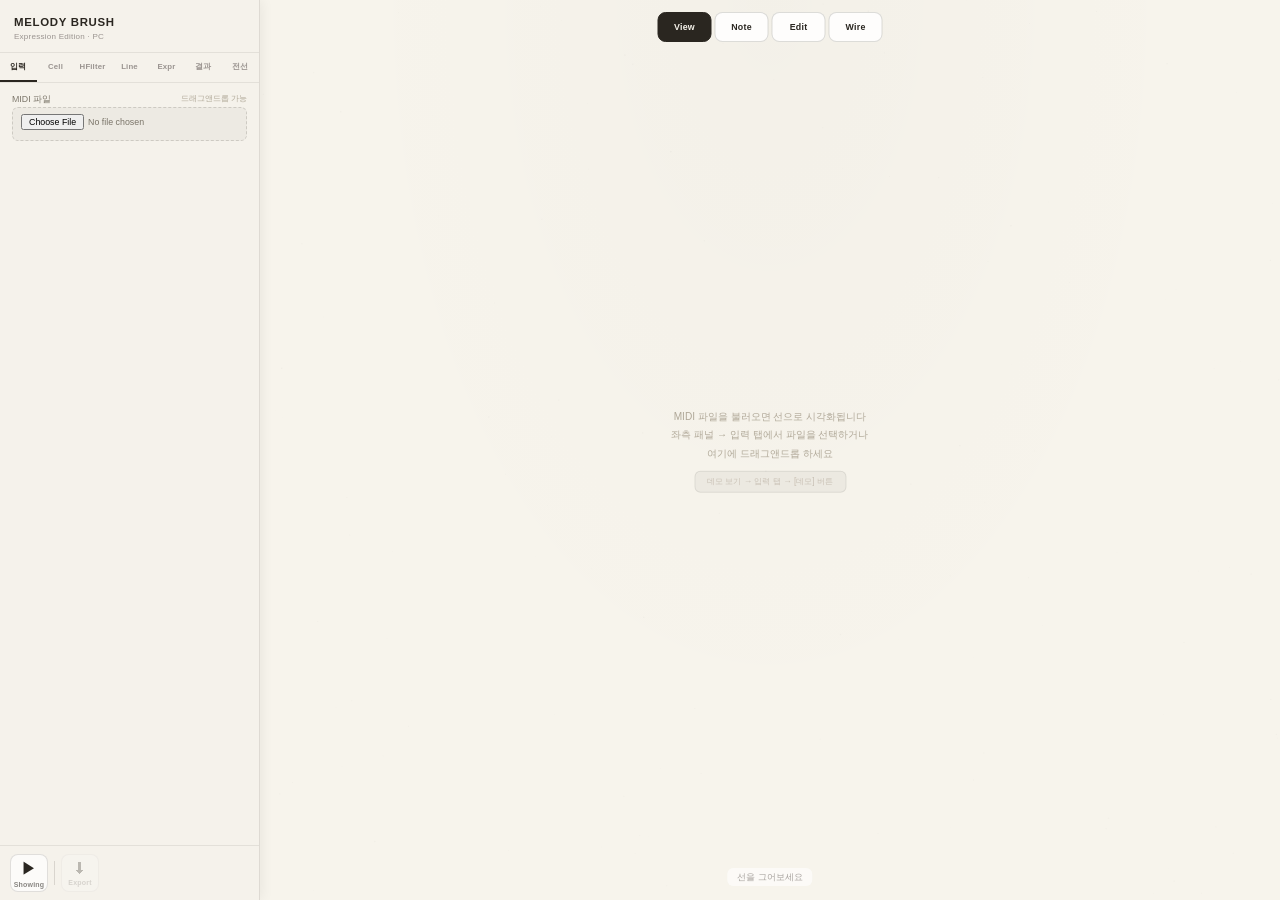
<file: melodybrush_v12/index.html>
<!DOCTYPE html>
<html lang="ko">
<head>
<meta charset="utf-8">
<meta name="viewport" content="width=device-width,initial-scale=1">
<title>Melody Brush — PC</title>
<link rel="stylesheet" href="style.css">
</head>
<body>

<!-- ════ 사이드 패널 ════ -->
<div id="sidebar">
  <div id="sidebar-header">
    <div id="sidebar-logo">Melody Brush</div>
    <div id="sidebar-sub">Expression Edition · PC</div>
  </div>

  <div id="panel-tabs">
    <button class="ptab on"  data-tab="tab-input"  onclick="switchPanelTab(this)">입력</button>
    <button class="ptab"     data-tab="tab-cell"   onclick="switchPanelTab(this)">Cell</button>
    <button class="ptab"     data-tab="tab-hf"     onclick="switchPanelTab(this)">HFilter</button>
    <button class="ptab"     data-tab="tab-line"   onclick="switchPanelTab(this)">Line</button>
    <button class="ptab"     data-tab="tab-expr"   onclick="switchPanelTab(this)">Expr</button>
    <button class="ptab"     data-tab="tab-result" onclick="switchPanelTab(this)">결과</button>
    <button class="ptab"     data-tab="tab-wire"   onclick="switchPanelTab(this)">전선</button>
  </div>

  <div id="panel-scroll">
    <!-- 입력 탭 -->
    <div class="tab-section on" id="tab-input">
      <div>
        <div class="mp-label">MIDI 파일 <span style="font-size:.58rem;color:#b0a898">드래그앤드롭 가능</span></div>
        <input type="file" class="mf" id="midiFile" accept=".mid,.midi">
        <div id="midiStatus" style="font-size:.6rem;color:#9a9490;min-height:12px;margin-top:2px;font-family:monospace;"></div>
      </div>
      <div id="tab-input-lines" style="display:none;">
        <div class="mp-title">Line 목록</div>
        <div class="line-list" id="lineList"></div>
      </div>
    </div>

    <!-- Cell 탭 -->
    <div class="tab-section" id="tab-cell">
      <div class="mp-title">Cell 분해</div>
      <div class="mp-label">Cell 크기 <span class="vv" id="v_cell">80ms</span></div>
      <input type="range" class="msl" id="cellMs" min="20" max="200" step="10" value="80">
      <div class="mp-label">Attack 임계 <span class="vv" id="v_atk">0.25</span></div>
      <input type="range" class="msl" id="atkThr" min="0.05" max="0.60" step="0.05" value="0.25">
      <div class="mp-label">Vibrato (cent) <span class="vv" id="v_vib">40</span></div>
      <input type="range" class="msl" id="vibCent" min="10" max="120" step="5" value="40">
      <div class="mp-label">Decay 기울기 <span class="vv" id="v_dec">0.15</span></div>
      <input type="range" class="msl" id="decThr" min="0.05" max="0.50" step="0.05" value="0.15">
    </div>

    <!-- HFilter 탭 -->
    <div class="tab-section" id="tab-hf">
      <div class="mp-title">Human Filter</div>
      <div class="mp-label">적용 강도 <span class="vv" id="v_hfstr">1.0</span></div>
      <input type="range" class="msl" id="hfStrength" min="0" max="1" step="0.1" value="1.0">
      <div class="mp-label">Vibrato 최소 지속 <span class="vv" id="v_vdur">120ms</span></div>
      <input type="range" class="msl" id="vibDur" min="40" max="300" step="10" value="120">
      <div class="mp-label">Glide 최소 이동 <span class="vv" id="v_gmin">80cent</span></div>
      <input type="range" class="msl" id="glideMin" min="30" max="200" step="10" value="80">
      <div class="mp-label">True Change 임계 <span class="vv" id="v_tch">150cent</span></div>
      <input type="range" class="msl" id="trueThr" min="80" max="300" step="10" value="150">
    </div>

    <!-- Line 탭 -->
    <div class="tab-section" id="tab-line">
      <div class="mp-title">Line 분리</div>
      <div class="mp-label">Gap 임계 <span class="vv" id="v_gap">250ms</span></div>
      <input type="range" class="msl" id="gapThr" min="50" max="800" step="25" value="250">
      <div class="mp-label">Pitch Jump 임계 <span class="vv" id="v_pjump">500cent</span></div>
      <input type="range" class="msl" id="pitchJump" min="100" max="1200" step="50" value="500">
      <div class="mp-label">최소 Note 수 <span class="vv" id="v_minn">2</span></div>
      <input type="range" class="msl" id="minNotes" min="1" max="8" step="1" value="2">
    </div>

    <!-- Expr 탭 -->
    <div class="tab-section" id="tab-expr">
      <div class="mp-title">Expression Engine</div>
      <div class="mp-label">PB 범위 (semi) <span class="vv" id="v_pbr">2</span></div>
      <input type="range" class="msl" id="pbRange" min="1" max="12" step="1" value="2">
      <div class="mp-label">Vibrato PB 깊이 <span class="vv" id="v_vbpb">0.7</span></div>
      <input type="range" class="msl" id="vibPbDepth" min="0.1" max="1.0" step="0.1" value="0.7">
      <div class="mp-label">Glide PB 강도 <span class="vv" id="v_glpb">0.8</span></div>
      <input type="range" class="msl" id="glidePb" min="0.1" max="1.0" step="0.1" value="0.8">
      <div class="mp-label">CC11 Decay 곡선 <span class="vv" id="v_deccv">0.5</span></div>
      <input type="range" class="msl" id="decCurve" min="0.1" max="1.0" step="0.1" value="0.5">
      <div class="mp-label">Velocity 스케일 <span class="vv" id="v_vs">1.0</span></div>
      <input type="range" class="msl" id="velScale" min="0.5" max="1.5" step="0.1" value="1.0">
    </div>

    <!-- 결과 탭 -->
    <div class="tab-section" id="tab-result">
      <div class="mp-title">통계</div>
      <div class="mp-stat-grid">
        <div class="mp-stat"><div class="sk">Notes</div><div class="sv" id="s_notes">—</div></div>
        <div class="mp-stat"><div class="sk">Cells</div><div class="sv" id="s_cells">—</div></div>
        <div class="mp-stat"><div class="sk">Lines</div><div class="sv" id="s_lines">—</div></div>
        <div class="mp-stat"><div class="sk">Duration</div><div class="sv" id="s_dur">—</div></div>
        <div class="mp-stat" style="grid-column:span 2"><div class="sk">BPM</div><div class="sv" id="s_bpm">—</div></div>
      </div>
      <div class="mp-title" style="margin-top:2px;">로그</div>
      <div class="mp-console" id="logBox"></div>
    </div>

    <!-- 전선 탭 -->
    <div class="tab-section" id="tab-wire">
      <div class="mp-title">전선 (Wire Layer)</div>

      <div class="mp-label" style="font-weight:700;">적용 방식</div>
      <div id="wire-mode-btns" style="display:flex;flex-direction:column;gap:3px;margin-bottom:4px;">
        <button class="wmbtn act" data-wm="full"  onclick="setWireMode('full')">① 전체 연결 — 동일 피복으로 전체 덮기</button>
        <button class="wmbtn"     data-wm="pitch" onclick="setWireMode('pitch')">② 피치별 — 음역 위상에 따라 투명도 조절</button>
        <button class="wmbtn"     data-wm="time"  onclick="setWireMode('time')">③ 타임라인별 — 구간마다 피복 개별 조절</button>
      </div>

      <div class="mp-label">피복 색상</div>
      <div style="display:flex;gap:5px;flex-wrap:wrap;margin-bottom:4px;" id="wire-color-swatches">
        <div class="wcs act" data-col="#f7f4ec" style="background:#f7f4ec;border:1.5px solid #2a2620;"></div>
        <div class="wcs" data-col="#2a2620" style="background:#2a2620;"></div>
        <div class="wcs" data-col="#5b6ea8" style="background:#5b6ea8;"></div>
        <div class="wcs" data-col="#3d8f6a" style="background:#3d8f6a;"></div>
        <div class="wcs" data-col="#a06b30" style="background:#a06b30;"></div>
        <div class="wcs" data-col="#7a4a8a" style="background:#7a4a8a;"></div>
      </div>

      <div id="wire-opt-full">
        <div class="mp-label">피복 투명도 <span class="vv" id="v_wire_alpha">0.92</span></div>
        <input type="range" class="msl" id="wireAlpha" min="0" max="1" step="0.01" value="0.92">
        <div class="mp-label">피복 두께 <span class="vv" id="v_wire_w">자동</span></div>
        <input type="range" class="msl" id="wireWidth" min="0" max="40" step="1" value="0">
        <div style="font-size:.58rem;color:#9a9490;margin-top:-3px;">0 = Cell 크기 기준 자동</div>
      </div>

      <div id="wire-opt-pitch" style="display:none;">
        <div class="mp-label">고음 투명도 <span class="vv" id="v_wire_hi_a">0.30</span></div>
        <input type="range" class="msl" id="wireHiAlpha" min="0" max="1" step="0.01" value="0.30">
        <div class="mp-label">저음 투명도 <span class="vv" id="v_wire_lo_a">0.95</span></div>
        <input type="range" class="msl" id="wireLoAlpha" min="0" max="1" step="0.01" value="0.95">
        <div class="mp-label">기준 피치 <span class="vv" id="v_wire_psplit">C4</span></div>
        <input type="range" class="msl" id="wirePitchSplit" min="36" max="96" step="1" value="60">
        <div style="font-size:.58rem;color:#9a9490;margin-top:-3px;">기준 음보다 높으면 고음 투명도</div>
      </div>

      <div id="wire-opt-time" style="display:none;">
        <div class="mp-label">구간 수 <span class="vv" id="v_wire_segs">4</span></div>
        <input type="range" class="msl" id="wireSegCount" min="2" max="8" step="1" value="4">
        <div id="wire-seg-sliders" style="display:flex;flex-direction:column;gap:2px;margin-top:2px;"></div>
      </div>

      <div style="height:1px;background:rgba(20,15,5,0.09);margin:5px 0;"></div>
      <button class="mp-btn mp-btn-pri" id="btn-apply-wire" onclick="applyWireLayer()" disabled>선 입히기</button>
      <div style="display:flex;gap:5px;">
        <button class="mp-btn mp-btn-sec" id="btn-merge-wire" onclick="mergeWireLayer()" disabled style="flex:1">레이어 병합</button>
        <button class="mp-btn mp-btn-sec" id="btn-remove-wire" onclick="removeWireLayer()" disabled style="flex:1">전선 제거</button>
      </div>
      <div id="wire-status" style="font-size:.6rem;color:#9a9490;font-family:monospace;min-height:13px;margin-top:2px;"></div>
    </div>
  </div>

  <!-- 레이어 패널 -->
  <div id="layer-panel" style="display:none;flex-shrink:0;border-top:1px solid rgba(20,15,5,0.08);background:#f5f2eb;">
    <div style="padding:6px 12px 4px;display:flex;align-items:center;justify-content:space-between;">
      <span style="font-size:.6rem;font-weight:700;color:#2a2620;letter-spacing:.05em;text-transform:uppercase;">Layers</span>
      <span id="layer-count" style="font-size:.58rem;color:#9a9490;font-family:monospace;"></span>
    </div>
    <div id="layer-list" style="max-height:140px;overflow-y:auto;padding:0 8px 6px;display:flex;flex-direction:column;gap:2px;scrollbar-width:thin;scrollbar-color:rgba(20,15,5,0.15) transparent;"></div>
  </div>

  <!-- 하단 툴바 -->
  <div id="sidebar-tools">
    <div class="tool-row">
      <button class="tbtn" id="btn-play" onclick="togglePlay()">▶<span class="lbl">Showing</span></button>
      <div class="tsep"></div>
      <button class="tbtn" id="btn-export" onclick="doMidiSave()" disabled>⬇<span class="lbl">Export</span></button>
    </div>
    <div id="edit-tools">
      <div style="height:1px;background:rgba(20,15,5,0.08);margin:2px 0;"></div>
      <div class="tool-row">
        <button class="tbtn act" id="btn-draw"  onclick="setTool('draw')">✒<span class="lbl">Draw</span></button>
        <button class="tbtn"     id="btn-catch" onclick="setTool('catch')">⊕<span class="lbl">Catch</span></button>
        <div class="tsep"></div>
        <button class="tbtn"     id="btn-undo"  onclick="undo()">↶<span class="lbl">Undo</span></button>
        <div class="tsep"></div>
        <div id="instr-toggle">
          <button class="ibtn act" id="ibtn-piano"  onclick="setInstrument('piano')">🎹</button>
          <button class="ibtn"     id="ibtn-violin" onclick="setInstrument('violin')">🎻</button>
        </div>
      </div>
    </div>
  </div>
</div>

<!-- ════ 캔버스 영역 ════ -->
<div id="paper-wrap">
  <canvas id="paper"></canvas>
  <div class="pcursor" id="pcursor"></div>

  <!-- 드래그앤드롭 오버레이 -->
  <div id="drop-overlay">🎵 여기에 MIDI 파일을 놓으세요</div>

  <!-- 빈 화면 안내 -->
  <div id="drop-hint">
    <div class="dh-text">MIDI 파일을 불러오면 선으로 시각화됩니다<br>좌측 패널 → 입력 탭에서 파일을 선택하거나<br>여기에 드래그앤드롭 하세요</div>
    <div class="dh-key">데모 보기 → 입력 탭 → [데모] 버튼</div>
  </div>

  <!-- 상단 모드바 -->
  <div id="mode-bar">
    <button class="mbtn act" id="mbtn-view" onclick="setAppMode('view')">View</button>
    <button class="mbtn"     id="mbtn-note" onclick="setAppMode('note')">Note</button>
    <button class="mbtn"     id="mbtn-edit" onclick="setAppMode('edit')">Edit</button>
    <button class="mbtn"     id="mbtn-wire" onclick="setAppMode('wire')">Wire</button>
  </div>

  <!-- LOD 배지 -->
  <div id="lod-badge"></div>

  <!-- Gesture 범례 -->
  <div id="gest-legend">
    <div class="gl-item"><div class="gl-dot" style="background:#facc15"></div>ATK</div>
    <div class="gl-item"><div class="gl-dot" style="background:#4ade80"></div>HLD</div>
    <div class="gl-item"><div class="gl-dot" style="background:#c084fc"></div>VIB</div>
    <div class="gl-item"><div class="gl-dot" style="background:#f97316"></div>GLI</div>
    <div class="gl-item"><div class="gl-dot" style="background:#60a5fa"></div>DEC</div>
    <div class="gl-item"><div class="gl-dot" style="background:#94a3b8"></div>TAIL</div>
    <div class="gl-item"><div class="gl-dot" style="background:#f87171"></div>NOISE</div>
  </div>

  <!-- 힌트 -->
  <div id="hint"></div>

  <!-- 진행바 -->
  <div id="prog-wrap">
    <div id="prog-label">분석 중…</div>
    <div id="prog-track"><div id="prog-bar"></div></div>
  </div>

  <!-- 미니맵 -->
  <div id="minimap-wrap">
    <canvas id="minimap-canvas" width="280" height="140"></canvas>
    <div id="minimap-vp"></div>
  </div>

  <!-- 단축키 힌트 -->
  <div id="shortcuts">
    Space: 재생/정지 &nbsp; Ctrl+Z: 되돌리기<br>
    휠: 줌 &nbsp; 드래그: 이동<br>
    V: View &nbsp; N: Note &nbsp; E: Edit
  </div>
</div>

<!-- ════ state.js ════ -->
<script>
/* ════════════════════════════════════════════════════════════
   상수 / 유틸리티
════════════════════════════════════════════════════════════ */
const TRACK_COLS = ['#5b6ea8','#3d8f6a','#a06b30','#7a4a8a','#3a7a8a','#8a5a3a','#5a7a3a','#8a3a5a'];
const GESTURE_COL = {
  ATTACK: '#facc15', HOLD: '#4ade80', VIBRATO: '#c084fc',
  GLIDE: '#f97316', DECAY: '#60a5fa', TAIL: '#94a3b8', NOISE: '#f87171'
};
const clamp = (v, lo, hi) => Math.max(lo, Math.min(hi, v));
const midiToCents = midi => (midi - 69) * 100;

const NOTE_NAMES_W = ['C','C#','D','D#','E','F','F#','G','G#','A','A#','B'];
function midiToName(m) { return NOTE_NAMES_W[m % 12] + (Math.floor(m / 12) - 1); }

/* ════════════════════════════════════════════════════════════
   캔버스 / 래퍼 전역 레퍼런스
   (main.js 맨 위에서 할당)
════════════════════════════════════════════════════════════ */
var cv, ctx, wrap;

/* ════════════════════════════════════════════════════════════
   뷰포트
════════════════════════════════════════════════════════════ */
let VP = {t0: 0, t1: 10000, p0: -2400, p1: 2400};
let DPR = 1, CW = 0, CH = 0;

function tx(t) { return (t - VP.t0) / (VP.t1 - VP.t0) * CW; }
function xt(x) { return VP.t0 + x / CW * (VP.t1 - VP.t0); }
function ly(p) { return CH * (1 - (p - VP.p0) / (VP.p1 - VP.p0)); }
function yl(y) { return VP.p0 + (1 - y / CH) * (VP.p1 - VP.p0); }

function vpPanBy(dxPx, dyPx) {
  const dt = dxPx / CW * (VP.t1 - VP.t0), dp = dyPx / CH * (VP.p1 - VP.p0);
  VP.t0 -= dt; VP.t1 -= dt; VP.p0 += dp; VP.p1 += dp;
}
function vpZoomAt(cx, cy, factor) {
  const tC = xt(cx), pC = yl(cy);
  const tSpan = clamp((VP.t1 - VP.t0) * factor, 400, 900000);
  const pSpan = clamp((VP.p1 - VP.p0) * factor, 150, 6000);
  VP.t0 = tC - cx / CW * tSpan; VP.t1 = VP.t0 + tSpan;
  VP.p0 = pC - (1 - cy / CH) * pSpan; VP.p1 = VP.p0 + pSpan;
}
function autoFitVP(notes, totalMs) {
  if (!notes.length) { VP = {t0: 0, t1: Math.max(totalMs * 1.05, 5000), p0: -1800, p1: 1800}; return; }
  let lo = Infinity, hi = -Infinity;
  notes.forEach(n => { const c = midiToCents(n.midi); if (c < lo) lo = c; if (c > hi) hi = c; });
  const span = hi - lo, pad = Math.max(350, span * 0.40);
  VP.t0 = -totalMs * 0.03; VP.t1 = totalMs * 1.08;
  VP.p0 = lo - pad; VP.p1 = hi + pad;
  if (VP.p1 - VP.p0 < 700) { const m = (VP.p0 + VP.p1) / 2; VP.p0 = m - 350; VP.p1 = m + 350; }
}

/* ════════════════════════════════════════════════════════════
   LOD
════════════════════════════════════════════════════════════ */
function getLOD() { const s = VP.t1 - VP.t0; return s > 25000 ? 0 : s > 4000 ? 1 : 2; }

/* ════════════════════════════════════════════════════════════
   앱 모드
════════════════════════════════════════════════════════════ */
let appMode = 'view';
let drawTool = 'draw';

/* ════════════════════════════════════════════════════════════
   분석 데이터
════════════════════════════════════════════════════════════ */
let midiTracks = [], allCells = [], hfResult = [], exprEvents = [];
let rawMidiTracks = []; // parseMidi 원본 — 트랙/채널 단위 (레이어 패널용)
let detectedBpm = 120, audioBuf = null, audioCtx2 = null;
let midiLines = [], selectedLine = null;

/* ════════════════════════════════════════════════════════════
   Draw 레이어
════════════════════════════════════════════════════════════ */
let _layer = {id: 1, color: '#241f18', instrument: 'piano', strokes: []};
let _drawing = null;
let _catchPoint = null, _catchDragging = false;
const PULL_FALLOFF_MS = 420;
let _catchOrigPts = null, _catchOrigCents = 0, _catchTargetCents = 0, _catchCurCents = 0, _catchRAF = null;
let _holdStart = null, _holdAnchor = null, _holdMoved = false, _holdRAF = null;
const HOLD_DELAY = 400, HOLD_MAX_R = 24, HOLD_GROW = 0.014;
let _history = [];

/* ════════════════════════════════════════════════════════════
   레이어 (MIDI 트랙별 표시/숨김)
════════════════════════════════════════════════════════════ */
var hiddenTracks = new Set(); // "trackIdx-ch" 형태의 key
let wireLayer = null, wireMerged = false, wireColor = '#f7f4ec';
let wireMode = 'full';
let _wireDrag = null;

/* ════════════════════════════════════════════════════════════
   재생
════════════════════════════════════════════════════════════ */
let _activeSrcs = [], _playing = false, _playRAF = null, _playElapsed = -9999;

/* ════════════════════════════════════════════════════════════
   미니맵
════════════════════════════════════════════════════════════ */
let _mmTotalMs = 0;
const MM_W = 280, MM_H = 140;
</script>

<!-- ════ midi.js ════ -->
<script>
/* ════════════════════════════════════════════════════════════
   MIDI PARSER
════════════════════════════════════════════════════════════ */
function parseMidi(buf) {
  const u8 = new Uint8Array(buf); let pos = 0;
  const r8 = () => u8[pos++];
  const r16 = () => { const v = (u8[pos] << 8) | u8[pos + 1]; pos += 2; return v; };
  const r32 = () => { const v = (u8[pos] << 24) | (u8[pos + 1] << 16) | (u8[pos + 2] << 8) | u8[pos + 3]; pos += 4; return v >>> 0; };
  const rVL = () => { let v = 0, b; do { b = r8(); v = (v << 7) | (b & 0x7f); } while (b & 0x80); return v; };
  if (String.fromCharCode(...u8.slice(0, 4)) !== 'MThd') throw new Error('Not a MIDI file');
  pos += 4; r32();
  const fmt = r16(), nTracks = r16(), tpb = r16();
  const rawTracks = [];
  for (let t = 0; t < nTracks; t++) {
    const hdr = String.fromCharCode(...u8.slice(pos, pos + 4)); pos += 4;
    if (hdr !== 'MTrk') throw new Error('Bad track header');
    const tLen = r32(), end = pos + tLen;
    const evs = []; let tick = 0, status = 0;
    while (pos < end) {
      const dt = rVL(); tick += dt; let b = u8[pos];
      if (b & 0x80) { status = b; pos++; }
      const cmd = status & 0xf0, ch = status & 0x0f;
      // [FIX] meta event는 status===0xff로 직접 비교해야 함
      // cmd = status & 0xf0 = 0xFF & 0xF0 = 0xF0 이므로 cmd===0xff는 절대 true가 안됨
      // → 템포 이벤트가 SysEx로 오인되어 완전히 무시되던 버그
      if (status === 0xff) {
        const mt = r8(), ml = rVL(), md = u8.slice(pos, pos + ml); pos += ml;
        if (mt === 0x51) evs.push({tick, type: 'tempo', uspb: (md[0] << 16) | (md[1] << 8) | md[2]});
        if (mt === 0x2f) break;
      } else if (cmd === 0xf0 || cmd === 0xf7) { const sl = rVL(); pos += sl; }
      else if (cmd === 0x90 || cmd === 0x80) { const note = r8(), vel = r8(); evs.push({tick, type: (cmd === 0x90 && vel > 0) ? 'on' : 'off', ch, note, vel}); }
      else if (cmd === 0xa0 || cmd === 0xb0 || cmd === 0xe0) { r8(); r8(); }
      else if (cmd === 0xc0 || cmd === 0xd0) { r8(); }
      else pos++;
    }
    pos = end; rawTracks.push(evs);
  }
  // [FIX] 기본값을 먼저 쌓지 않고, 실제 이벤트가 없을 때만 기본값(120BPM) 사용
  // 기존 코드는 tick=0 템포 이벤트가 있을 때 기본값 500000과 실제값이 공존해
  // tickToMs()가 tempos[0](잘못된 500000)을 prev로 시작해 속도 오차가 발생했음
  let tempos = [];
  rawTracks.flat().filter(e => e.type === 'tempo').sort((a, b) => a.tick - b.tick).forEach(e => tempos.push({tick: e.tick, uspb: e.uspb}));
  if (!tempos.length || tempos[0].tick > 0) tempos.unshift({tick: 0, uspb: 500000});
  function tickToMs(tick) {
    let ms = 0, prev = tempos[0];
    for (let i = 1; i < tempos.length; i++) { const t = tempos[i]; if (t.tick >= tick) break; ms += (t.tick - prev.tick) / tpb * (prev.uspb / 1000); prev = t; }
    return ms + (tick - prev.tick) / tpb * (prev.uspb / 1000);
  }
  detectedBpm = Math.round(60_000_000 / tempos[0].uspb);
  console.log('[MB] parseMidi — tpb:', tpb, '/ tempos:', tempos.map(t => `tick${t.tick}=uspb${t.uspb}`).join(', '), '/ BPM:', detectedBpm);
  const result = [];
  rawTracks.forEach((evs, ti) => {
    const byChannel = {};
    evs.forEach(e => { if (e.type !== 'on' && e.type !== 'off') return; if (!byChannel[e.ch]) byChannel[e.ch] = []; byChannel[e.ch].push(e); });
    Object.entries(byChannel).forEach(([ch, cev]) => {
      const open = {}, notes = [];
      cev.forEach(e => {
        if (e.type === 'on') open[e.note] = {tick: e.tick, vel: e.vel};
        else if (open[e.note]) {
          const o = open[e.note], startMs = tickToMs(o.tick), endMs = tickToMs(e.tick);
          if (endMs - startMs > 10) notes.push({midi: e.note, startMs, endMs, durMs: endMs - startMs, velocity: o.vel, trackIdx: ti, ch: +ch});
          delete open[e.note];
        }
      });
      if (notes.length) result.push({trackIdx: ti, ch: +ch, notes: notes.sort((a, b) => a.startMs - b.startMs)});
    });
  });
  if (result.length && result[0].notes.length) {
    const n = result[0].notes[0];
    console.log('[MB] 첫 노트 — midi:', n.midi, '/ startMs:', n.startMs.toFixed(1), '/ endMs:', n.endMs.toFixed(1), '/ durMs:', n.durMs.toFixed(1));
    const n2 = result[0].notes[1];
    if (n2) console.log('[MB] 두번째 노트 — startMs:', n2.startMs.toFixed(1));
  }
  result._bpm = detectedBpm; return result;
}

/* ════════════════════════════════════════════════════════════
   AUDIO META
════════════════════════════════════════════════════════════ */
function extractFrameMeta(ab, t0Ms, t1Ms) {
  const sr = ab.sampleRate, ch = ab.getChannelData(0);
  const s0 = Math.max(0, Math.floor(t0Ms / 1000 * sr)), s1 = Math.min(ch.length, Math.ceil(t1Ms / 1000 * sr));
  if (s1 <= s0) return {rms: 0, brightness: 0, pitchHz: 0, confidence: 0};
  const frame = ch.slice(s0, s1), n = frame.length;
  let sum2 = 0; for (let i = 0; i < n; i++) sum2 += frame[i] * frame[i];
  const rms = Math.sqrt(sum2 / n);
  let hi = 0, tot = 0, prev = 0;
  for (let i = 0; i < n; i++) { const s = frame[i], h = s - prev * 0.82; prev = s; hi += h * h; tot += s * s; }
  const brightness = tot > 1e-6 ? Math.sqrt(hi / n) / Math.sqrt(tot / n) : 0;
  let pitchHz = 0, confidence = 0;
  if (rms > 0.008) {
    const minL = Math.floor(sr / 1000), maxL = Math.floor(sr / 70);
    let bL = -1, bC = 0, mean = 0;
    for (let i = 0; i < n; i++) mean += frame[i]; mean /= n;
    for (let lag = minL; lag <= maxL && lag < n; lag++) {
      let c = 0, eA = 0, eB = 0; const lim = Math.min(n - lag, 512);
      for (let i = 0; i < lim; i++) { const a = frame[i] - mean, b = frame[i + lag] - mean; c += a * b; eA += a * a; eB += b * b; }
      const norm = c / Math.sqrt(eA * eB + 1e-9); if (norm > bC) { bC = norm; bL = lag; }
    }
    if (bL > 0 && bC > 0.3) { pitchHz = sr / bL; confidence = bC; }
  }
  return {rms: +rms.toFixed(5), brightness: +Math.min(1, brightness).toFixed(4), pitchHz: +pitchHz.toFixed(2), confidence: +confidence.toFixed(4)};
}

/* ════════════════════════════════════════════════════════════
   CELL DECOMPOSE
════════════════════════════════════════════════════════════ */
function decomposNote(note, cellMs, atkThr, vibCent, decThr, ab) {
  const cells = [], dur = note.durMs, nCell = Math.max(1, Math.ceil(dur / cellMs));
  const vel = note.velocity / 127, useAudio = !!ab;
  const frames = [];
  for (let i = 0; i < nCell; i++) {
    const t0 = note.startMs + i * cellMs, t1 = Math.min(note.startMs + (i + 1) * cellMs, note.endMs);
    if (useAudio) { frames.push(extractFrameMeta(ab, t0, t1)); }
    else {
      const r = i / Math.max(1, nCell - 1), atkF = Math.min(0.15, 2 / nCell), decF = Math.max(0.75, 1 - 3 / nCell);
      let rms;
      if (r < atkF) rms = vel * (r / atkF) * 0.12;
      else if (r > decF) rms = vel * (1 - (r - decF) / (1 - decF)) * 0.10;
      else rms = vel * (0.085 + Math.sin(r * Math.PI) * 0.015);
      frames.push({rms, brightness: 0.7 - r * 0.4 + (i === 0 ? 0.15 : 0), pitchHz: 440 * Math.pow(2, (note.midi - 69) / 12), confidence: (r < 0.05 || r > 0.92) ? 0.45 + vel * 0.3 : 0.7 + vel * 0.25});
    }
  }
  const maxRms = frames.reduce((a, f) => f.rms > a ? f.rms : a, 1e-6);
  const pitchDrifts = frames.map(f => { if (!f.pitchHz || f.confidence < 0.3) return 0; return 69 + 12 * Math.log2(f.pitchHz / 440) - note.midi; });
  const smDrift = pitchDrifts.map((_, i) => { const lo = Math.max(0, i - 1), hi = Math.min(pitchDrifts.length - 1, i + 1); let s = 0, c = 0; for (let j = lo; j <= hi; j++) { s += pitchDrifts[j]; c++; } return s / c; });
  const vibratoDepths = smDrift.map((_, i) => {
    if (i < 2 || i > nCell - 3) return 0;
    const win = smDrift.slice(Math.max(0, i - 3), Math.min(nCell, i + 4));
    const range = win.reduce((a, b) => b > a ? b : a, -Infinity) - win.reduce((a, b) => b < a ? b : a, Infinity);
    let sc = 0; for (let j = 1; j < win.length; j++) if (Math.sign(win[j]) !== Math.sign(win[j - 1])) sc++;
    const vibThresh = Math.max(0.01, (vibCent / 100) * 0.08);
    return range > vibThresh && sc >= 2 ? Math.min(1, range / (vibCent / 100)) : 0;
  });
  for (let i = 0; i < nCell; i++) {
    const f = frames[i], r = i / Math.max(1, nCell - 1);
    const t0 = note.startMs + i * cellMs, t1 = Math.min(note.startMs + (i + 1) * cellMs, note.endMs);
    const energy = +Math.min(1, f.rms / maxRms).toFixed(4);
    const brightness = +Math.min(1, f.brightness).toFixed(4);
    const harmonicRatio = +Math.min(1, f.confidence * (0.6 + energy * 0.4)).toFixed(4);
    const vibratoDepth = +vibratoDepths[i].toFixed(4);
    const pitchDrift = +smDrift[i].toFixed(4);
    const pitchSlope = i > 0 ? +(smDrift[i] - smDrift[i - 1]).toFixed(6) : 0;
    const confidence = +f.confidence.toFixed(4);
    const ePrev = i > 0 ? Math.min(1, frames[i - 1].rms / maxRms) : 0;
    const eNext = i < nCell - 1 ? Math.min(1, frames[i + 1].rms / maxRms) : 0;
    const attackSpeed = +Math.max(0, energy - ePrev).toFixed(4);
    const decaySpeed = +Math.max(0, energy - eNext).toFixed(4);
    let gesture;
    if (i === 0 || attackSpeed > atkThr) gesture = 'ATTACK';
    else if (i === nCell - 1 && nCell > 2) gesture = 'TAIL';
    else if (decaySpeed > decThr && r > 0.5) gesture = 'DECAY';
    else if (vibratoDepth > 0.15) gesture = 'VIBRATO';
    else if (Math.abs(pitchSlope) > 0.08) gesture = 'GLIDE';
    else if (energy < 0.04) gesture = 'NOISE';
    else gesture = 'HOLD';
    cells.push({t0, t1, noteRef: note, gesture, pitch: +(note.midi + pitchDrift).toFixed(4), energy, brightness, harmonicRatio, vibratoDepth, pitchDrift, confidence, attackSpeed, decaySpeed, pitchSlope, cellIndex: i, cellTotal: nCell, fromAudio: useAudio});
  }
  return cells;
}

/* ════════════════════════════════════════════════════════════
   HUMAN FILTER
════════════════════════════════════════════════════════════ */
function runHumanFilter(notes, vibDurMs, glideMinCent, trueThrCent, strength) {
  const result = [];
  for (let i = 1; i < notes.length; i++) {
    const prev = notes[i - 1], cur = notes[i];
    const gap = cur.startMs - prev.endMs, pitchDiff = Math.abs(cur.midi - prev.midi) * 100;
    const overlap = prev.endMs > cur.startMs;
    const prevTail = (prev.cells || []).slice(-3), curHead = (cur.cells || []).slice(0, 3);
    const boundaryVib = [...prevTail, ...curHead].reduce((s, c) => s + c.vibratoDepth, 0) / Math.max(1, prevTail.length + curHead.length);
    const prevEnergy = prevTail.length ? prevTail[prevTail.length - 1].energy : 0;
    const curEnergy = curHead.length ? curHead[0].energy : 0;
    const energyJump = Math.abs(curEnergy - prevEnergy);
    let verdict;
    if (strength < 0.05) { verdict = pitchDiff >= trueThrCent ? 'TRUE_CHANGE' : gap > 400 ? 'PHRASE_BREAK' : 'TRUE_CHANGE'; }
    else {
      const vibScale = 1 + (1 - strength) * 3, glideScale = 1 + (1 - strength) * 2;
      if (boundaryVib > 0.25 * vibScale && pitchDiff < 200) verdict = 'VIBRATO';
      else if (overlap && pitchDiff < glideMinCent / vibScale) verdict = 'VIBRATO';
      else if (gap < vibDurMs && pitchDiff < glideMinCent / vibScale) verdict = 'VIBRATO';
      else if (pitchDiff < trueThrCent / glideScale && gap < 80 && energyJump < 0.3) verdict = 'GLIDE';
      else if (pitchDiff >= trueThrCent) verdict = 'TRUE_CHANGE';
      else if (gap > 400) verdict = 'PHRASE_BREAK';
      else verdict = 'TRUE_CHANGE';
    }
    result.push({fromNote: prev, toNote: cur, pitchDiff, gap, verdict, boundaryVib: +boundaryVib.toFixed(3), energyJump: +energyJump.toFixed(3)});
  }
  return result;
}

/* ════════════════════════════════════════════════════════════
   BUILD LINES / FIBER / CORELINE
════════════════════════════════════════════════════════════ */
function buildLines(tracks) {
  const gapThr = +document.getElementById('gapThr').value;
  const pitchThrS = +document.getElementById('pitchJump').value / 100;
  const minNotes = +document.getElementById('minNotes').value;
  const cellMs = +document.getElementById('cellMs').value;
  const result = []; let lineId = 0;
  tracks.forEach(tr => {
    const notes = tr.notes; if (!notes.length) return;
    let curLine = newLine(lineId++, tr.trackIdx, tr.ch); curLine.notes.push(notes[0]);
    for (let i = 1; i < notes.length; i++) {
      const prev = notes[i - 1], cur = notes[i];
      const gap = cur.startMs - prev.endMs, pitchDiff = Math.abs(cur.midi - prev.midi);
      const overlap = cur.startMs < prev.endMs;
      if ((!overlap && gap > gapThr) || pitchDiff > pitchThrS) {
        if (curLine.notes.length >= minNotes) result.push(finalizeLine(curLine, cellMs));
        curLine = newLine(lineId++, tr.trackIdx, tr.ch);
      }
      curLine.notes.push(cur);
    }
    if (curLine.notes.length >= minNotes) result.push(finalizeLine(curLine, cellMs));
  });
  return result;
}
function newLine(id, trackIdx, ch) { return {id, trackIdx, ch, notes: [], fibers: [], coreline: [], smoothCoreline: [], gestureSummary: {}, pitchRange: [0, 0], startMs: 0, endMs: 0}; }
function makeFiber(note, fiberIdx, lineId, cellMs) {
  const cells = note.cells || [];
  const gs = cells.reduce((a, c) => { a[c.gesture] = (a[c.gesture] || 0) + 1; return a; }, {});
  let wSum = 0, wPitch = 0; cells.forEach(c => { wSum += c.energy; wPitch += c.pitch * c.energy; });
  const avgPitch = wSum > 0 ? wPitch / wSum : note.midi;
  const energy = cells.reduce((s, c) => s + c.energy, 0) / Math.max(1, cells.length);
  const points = cells.map(c => ({t: (c.t0 + c.t1) / 2, pitch: c.pitch, cents: midiToCents(c.pitch), energy: c.energy, gesture: c.gesture, fiberIdx}));
  return {id: fiberIdx, lineId, note, cells, startMs: note.startMs, endMs: note.endMs, avgPitch: +avgPitch.toFixed(3), energy: +energy.toFixed(3), gestureSummary: gs, dominantGesture: Object.entries(gs).sort((a, b) => b[1] - a[1])[0]?.[0] || 'HOLD', points};
}
function finalizeLine(line, cellMs) {
  const notes = line.notes;
  line.startMs = notes[0].startMs; line.endMs = notes[notes.length - 1].endMs;
  let minP = Infinity, maxP = -Infinity;
  notes.forEach(n => { if (n.midi < minP) minP = n.midi; if (n.midi > maxP) maxP = n.midi; });
  line.pitchRange = [minP, maxP];
  line.fibers = notes.map((n, i) => makeFiber(n, i, line.id, cellMs));
  line.coreline = line.fibers.flatMap(f => f.points);
  line.smoothCoreline = buildSmoothCoreline(line);
  line.gestureSummary = line.fibers.reduce((a, f) => { Object.entries(f.gestureSummary).forEach(([g, n]) => { a[g] = (a[g] || 0) + n; }); return a; }, {});
  line.color = TRACK_COLS[line.trackIdx % TRACK_COLS.length];
  line.label = `L${line.id} T${line.trackIdx} ch${line.ch}`;
  return line;
}
function buildSmoothCoreline(line) {
  const pts = [];
  line.fibers.forEach((fiber) => {
    const cents = midiToCents(fiber.note.midi);
    // cell이 있으면 cell 기반으로, 없으면 note 정보 직접 사용
    if (fiber.points.length) {
      const startCents = fiber.points[0].cents;
      const endCents = fiber.points[fiber.points.length - 1].cents;
      let wSum = 0, wCents = 0; fiber.points.forEach(p => { wSum += p.energy; wCents += p.cents * p.energy; });
      const midCents = wSum > 0 ? wCents / wSum : startCents;
      const durMs = fiber.endMs - fiber.startMs;
      if (durMs > 100) {
        pts.push({t: fiber.startMs, cents: startCents, energy: fiber.energy});
        pts.push({t: (fiber.startMs + fiber.endMs) / 2, cents: midCents, energy: fiber.energy});
        pts.push({t: fiber.endMs, cents: endCents, energy: fiber.energy});
      } else {
        pts.push({t: fiber.startMs, cents: startCents, energy: fiber.energy});
        pts.push({t: fiber.endMs, cents: endCents, energy: fiber.energy});
      }
    } else {
      // cell 없음 — note의 midi 값으로 직접 점 생성
      const durMs = fiber.endMs - fiber.startMs;
      const energy = fiber.note.velocity / 127;
      if (durMs > 100) {
        pts.push({t: fiber.startMs, cents, energy});
        pts.push({t: (fiber.startMs + fiber.endMs) / 2, cents, energy});
        pts.push({t: fiber.endMs, cents, energy});
      } else {
        pts.push({t: fiber.startMs, cents, energy});
        pts.push({t: fiber.endMs, cents, energy});
      }
    }
  });
  const clean = []; let lastT = -Infinity;
  pts.forEach(p => { if (p.t > lastT + 5) { clean.push(p); lastT = p.t; } });
  return clean;
}

/* ════════════════════════════════════════════════════════════
   EXPRESSION ENGINE
════════════════════════════════════════════════════════════ */
function runExpressionEngine() {
  if (!allCells.length) return [];
  const events = [], vs = +document.getElementById('velScale').value;
  const pbSemi = +document.getElementById('pbRange').value, pbScale = 8191 / pbSemi;
  const vbDepth = +document.getElementById('vibPbDepth').value;
  const glDepth = +document.getElementById('glidePb').value;
  const decCv = +document.getElementById('decCurve').value;
  midiTracks.forEach((tr, trIdx) => {
    const ch = trIdx % 15, safeCh = ch >= 9 ? ch + 1 : ch;
    tr.notes.forEach(n => {
      const vel = Math.round(clamp(n.velocity * vs, 1, 127));
      events.push({tMs: n.startMs, type: 'noteOn', ch: safeCh, val1: n.midi, val2: vel});
      events.push({tMs: n.endMs, type: 'noteOff', ch: safeCh, val1: n.midi, val2: 0});
    });
    events.push({tMs: 0, type: 'pitchBend', ch: safeCh, raw: 0});
    tr.notes.forEach(n => {
      const cells = n.cells || [], nCell = cells.length; if (!nCell) return;
      const decStart = Math.floor(nCell * 0.65); let lastCC11 = -1;
      cells.forEach((c, i) => {
        if (i < decStart) return;
        const r = (i - decStart) / Math.max(1, nCell - 1 - decStart);
        const cc11 = Math.round(clamp(100 * Math.pow(1 - r, 1 + decCv), 5, 100));
        if (Math.abs(cc11 - lastCC11) >= 4) { events.push({tMs: c.t0, type: 'cc', ch: safeCh, val1: 11, val2: cc11}); lastCC11 = cc11; }
      });
      events.push({tMs: n.endMs + 1, type: 'cc', ch: safeCh, val1: 11, val2: 100});
    });
  });
  events.sort((a, b) => { if (a.tMs !== b.tMs) return a.tMs - b.tMs; const o = {pitchBend: 0, cc: 1, noteOn: 2, noteOff: 3}; return (o[a.type] || 0) - (o[b.type] || 0); });
  return events;
}

/* ════════════════════════════════════════════════════════════
   FINAL MIDI BUILDER
════════════════════════════════════════════════════════════ */
function buildFinalMidi(events, bpm) {
  const tpb = 480, uspb = Math.round(60_000_000 / bpm);
  const msToTick = ms => Math.round(ms / 1000 * (bpm / 60) * tpb);
  function varLen(v) { const b = [v & 0x7f]; v >>= 7; while (v > 0) { b.unshift((v & 0x7f) | 0x80); v >>= 7; } return b; }
  const byChannel = {};
  events.forEach(e => { const k = e.ch; if (!byChannel[k]) byChannel[k] = []; byChannel[k].push(e); });
  const trackBytes = Object.values(byChannel).map(evs => {
    const all = [{tMs: 0, _data: [0xff, 0x51, 0x03, (uspb >> 16) & 0xff, (uspb >> 8) & 0xff, uspb & 0xff]}, ...evs];
    all.sort((a, b) => a.tMs - b.tMs);
    const track = []; let lastTick = 0;
    all.forEach(e => {
      const tick = msToTick(e.tMs), dt = Math.max(0, tick - lastTick); lastTick = tick;
      varLen(dt).forEach(b => track.push(b));
      if (e._data) { e._data.forEach(b => track.push(b)); return; }
      switch (e.type) {
        case 'noteOn': track.push(0x90 | e.ch, e.val1, e.val2); break;
        case 'noteOff': track.push(0x80 | e.ch, e.val1, 0); break;
        case 'cc': track.push(0xb0 | e.ch, e.val1, e.val2); break;
        case 'pitchBend': { const pb14 = clamp((e.raw || 0) + 8192, 0, 16383); track.push(0xe0 | e.ch, pb14 & 0x7f, (pb14 >> 7) & 0x7f); } break;
      }
    });
    track.push(0x00, 0xff, 0x2f, 0x00); return track;
  });
  const nTracks = trackBytes.length;
  const header = [0x4d, 0x54, 0x68, 0x64, 0x00, 0x00, 0x00, 0x06, 0x00, 0x01, (nTracks >> 8) & 0xff, nTracks & 0xff, (tpb >> 8) & 0xff, tpb & 0xff];
  const out = [...header];
  trackBytes.forEach(tr => {
    out.push(0x4d, 0x54, 0x72, 0x6b);
    out.push((tr.length >> 24) & 0xff, (tr.length >> 16) & 0xff, (tr.length >> 8) & 0xff, tr.length & 0xff);
    tr.forEach(b => out.push(b));
  });
  return new Uint8Array(out);
}
</script>

<!-- ════ phase.js ════ -->
<script>
/* ════════════════════════════════════════════════════════════
   Phase 계산 (실험 구역)
   MIDI → Phase 변환 로직이 여기에 들어갑니다.

   사용 예정 흐름:
     parseMidi(buf)
       ↓
     buildPhases(notes)   ← 이 파일
       ↓
     trackPhases(phases)  ← tracking.js
       ↓
     buildFlowLines(...)  ← flow.js
       ↓
     render()
════════════════════════════════════════════════════════════ */

/**
 * 노트 배열로부터 Phase 목록을 생성합니다.
 * 각 Phase는 하나의 "표현 단위"를 나타냅니다.
 *
 * @param {Array} notes - parseMidi 결과의 note 배열
 * @returns {Array} phases - Phase 객체 배열
 */
function buildPhases(notes) {
  // TODO: Phase 알고리즘 구현
  // 현재는 빈 배열 반환 (기존 파이프라인에 영향 없음)
  return [];
}
</script>

<!-- ════ tracking.js ════ -->
<script>
/* ════════════════════════════════════════════════════════════
   Tracking 계산 (실험 구역)
   Phase 결과를 받아 Tracking 데이터를 만듭니다.
════════════════════════════════════════════════════════════ */

/**
 * Phase 배열을 받아 Tracking 결과를 반환합니다.
 *
 * @param {Array} phases - buildPhases() 결과
 * @returns {Array} tracks - Tracking 결과 배열
 */
function trackPhases(phases) {
  // TODO: Tracking 알고리즘 구현
  return [];
}
</script>

<!-- ════ flow.js ════ -->
<script>
/* ════════════════════════════════════════════════════════════
   Flow Line 변환 (실험 구역)
   Phase + Tracking → 눈에 보이는 Flow Line
════════════════════════════════════════════════════════════ */

/**
 * Phase와 Tracking 결과를 Flow Line으로 변환합니다.
 * Flow Line은 render()에서 직접 그릴 수 있는 형태입니다.
 *
 * @param {Array} phases   - buildPhases() 결과
 * @param {Array} tracks   - trackPhases() 결과
 * @returns {Array} flowLines - [{pts: [{t, cents}], color, ...}]
 */
function buildFlowLines(phases, tracks) {
  // TODO: Flow Line 변환 구현
  return [];
}
</script>

<!-- ════ render.js ════ -->
<script>
/* ════════════════════════════════════════════════════════════
   종이 질감
════════════════════════════════════════════════════════════ */
let _texCanvas = null;
function buildTexture() {
  const t = document.createElement('canvas');
  t.width = Math.max(1, Math.round(CW)); t.height = Math.max(1, Math.round(CH));
  const tc = t.getContext('2d');
  const n = Math.round(CW * CH * 0.00032);
  for (let i = 0; i < n; i++) {
    const x = Math.random() * CW, y = Math.random() * CH, sh = Math.random() < 0.5 ? 0 : 255;
    tc.fillStyle = `rgba(${sh},${sh},${sh},${(0.01 + Math.random() * 0.016).toFixed(3)})`;
    const w = 0.5 + Math.random() * 1.1; tc.fillRect(x, y, w, w);
  }
  _texCanvas = t;
}
function resize() {
  DPR = window.devicePixelRatio || 1;
  const r = document.getElementById('paper-wrap').getBoundingClientRect();
  CW = r.width; CH = r.height;
  cv.width = CW * DPR; cv.height = CH * DPR;
  cv.style.width = CW + 'px'; cv.style.height = CH + 'px';
  ctx.setTransform(DPR, 0, 0, DPR, 0, 0);
  console.log('[MB] resize() — CW:', CW, '/ CH:', CH);
  buildTexture(); render();
}

/* ════════════════════════════════════════════════════════════
   유틸리티
════════════════════════════════════════════════════════════ */
function hexToRgba(hex, a) {
  const r = parseInt(hex.slice(1, 3), 16), g = parseInt(hex.slice(3, 5), 16), b = parseInt(hex.slice(5, 7), 16);
  return `rgba(${r},${g},${b},${a})`;
}

/* ════════════════════════════════════════════════════════════
   전선 렌더링
════════════════════════════════════════════════════════════ */
function drawWireLayer() {
  if (!wireLayer) return;
  ctx.save(); ctx.beginPath(); ctx.rect(-20, -20, CW + 40, CH + 40); ctx.clip();
  wireLayer.lines.forEach(wl => {
    const line = midiLines.find(l => l.id === wl.lineId);
    const w = line ? calcWireWidth(line) : 16;
    const pts = wl.pts; if (pts.length < 2) return;
    ctx.lineCap = 'round'; ctx.lineJoin = 'round';
    if (wireMode === 'full') {
      const alpha = getWireAlpha();
      ctx.strokeStyle = `rgba(20,15,5,${alpha * 0.16})`; ctx.lineWidth = w + 3; _drawCatmullRom(pts); ctx.stroke();
      ctx.strokeStyle = hexToRgba(wireColor, alpha); ctx.lineWidth = w; _drawCatmullRom(pts); ctx.stroke();
    } else {
      for (let i = 1; i < pts.length; i++) {
        const alpha = getWireAlphaForPt(pts[i], wl.lineId);
        const x1 = tx(pts[i - 1].t), y1 = ly(pts[i - 1].cents), x2 = tx(pts[i].t), y2 = ly(pts[i].cents);
        ctx.strokeStyle = `rgba(20,15,5,${alpha * 0.14})`; ctx.lineWidth = w + 3;
        ctx.beginPath(); ctx.moveTo(x1, y1); ctx.lineTo(x2, y2); ctx.stroke();
      }
      for (let i = 1; i < pts.length; i++) {
        const alpha = getWireAlphaForPt(pts[i], wl.lineId);
        const x1 = tx(pts[i - 1].t), y1 = ly(pts[i - 1].cents), x2 = tx(pts[i].t), y2 = ly(pts[i].cents);
        ctx.strokeStyle = hexToRgba(wireColor, alpha); ctx.lineWidth = w;
        ctx.beginPath(); ctx.moveTo(x1, y1); ctx.lineTo(x2, y2); ctx.stroke();
      }
    }
    if (wl.merged) {
      ctx.fillStyle = 'rgba(220,90,40,0.75)';
      pts.forEach((pt, i) => { if (i % 3 !== 0) return; ctx.beginPath(); ctx.arc(tx(pt.t), ly(pt.cents), 3, 0, Math.PI * 2); ctx.fill(); });
    }
  });
  ctx.restore();
}

/* ════════════════════════════════════════════════════════════
   Coreline / Fiber / Cell 렌더링
════════════════════════════════════════════════════════════ */
function drawSmoothCoreline(pts, col, lineW, alpha) {
  if (pts.length < 2) return;
  ctx.save();
  ctx.beginPath(); ctx.rect(-20, -20, CW + 40, CH + 40); ctx.clip();
  ctx.lineCap = 'round'; ctx.lineJoin = 'round'; ctx.globalAlpha = alpha;
  ctx.strokeStyle = hexToRgba(col, 0.18); ctx.lineWidth = lineW + 8;
  if (pts.length >= 3) _drawCatmullRom(pts);
  else { ctx.beginPath(); ctx.moveTo(tx(pts[0].t), ly(pts[0].cents)); for (let i = 1; i < pts.length; i++) ctx.lineTo(tx(pts[i].t), ly(pts[i].cents)); }
  ctx.stroke();
  ctx.strokeStyle = hexToRgba(col, 0.90); ctx.lineWidth = lineW;
  if (pts.length >= 3) _drawCatmullRom(pts);
  else { ctx.beginPath(); ctx.moveTo(tx(pts[0].t), ly(pts[0].cents)); for (let i = 1; i < pts.length; i++) ctx.lineTo(tx(pts[i].t), ly(pts[i].cents)); }
  ctx.stroke();
  pts.forEach(p => {
    const cx2 = tx(p.t), cy2 = ly(p.cents);
    if (cx2 < -8 || cx2 > CW + 8 || cy2 < -8 || cy2 > CH + 8) return;
    ctx.beginPath(); ctx.arc(cx2, cy2, 2.5 + (p.energy || 0.5) * 2, 0, Math.PI * 2);
    ctx.fillStyle = hexToRgba(col, 0.85); ctx.fill();
  });
  ctx.globalAlpha = 1; ctx.restore();
}
function _drawCatmullRom(pts) {
  ctx.beginPath(); const n = pts.length;
  ctx.moveTo(tx(pts[0].t), ly(pts[0].cents));
  for (let i = 0; i < n - 1; i++) {
    const p0 = pts[Math.max(0, i - 1)], p1 = pts[i], p2 = pts[i + 1], p3 = pts[Math.min(n - 1, i + 2)];
    const x0 = tx(p0.t), y0 = ly(p0.cents), x1 = tx(p1.t), y1 = ly(p1.cents), x2 = tx(p2.t), y2 = ly(p2.cents), x3 = tx(p3.t), y3 = ly(p3.cents);
    const cp1x = x1 + (x2 - x0) / 6, cp1y = y1 + (y2 - y0) / 6, cp2x = x2 - (x3 - x1) / 6, cp2y = y2 - (y3 - y1) / 6;
    ctx.bezierCurveTo(cp1x, cp1y, cp2x, cp2y, x2, y2);
  }
}
function drawFiberGesture(line, alpha) {
  const lod = getLOD();
  line.fibers.forEach((fiber, fi) => {
    const pts = fiber.points; if (pts.length < 2) return;
    ctx.save(); ctx.lineCap = 'round'; ctx.lineJoin = 'round'; ctx.globalAlpha = alpha;
    if (lod === 1) {
      ctx.beginPath(); ctx.moveTo(tx(pts[0].t), ly(pts[0].cents));
      for (let i = 1; i < pts.length; i++) ctx.lineTo(tx(pts[i].t), ly(pts[i].cents));
      ctx.strokeStyle = hexToRgba(line.color, 0.28); ctx.lineWidth = 2; ctx.stroke();
    } else {
      for (let i = 1; i < pts.length; i++) {
        const col = GESTURE_COL[pts[i].gesture] || '#888';
        ctx.beginPath(); ctx.moveTo(tx(pts[i - 1].t), ly(pts[i - 1].cents)); ctx.lineTo(tx(pts[i].t), ly(pts[i].cents));
        ctx.strokeStyle = hexToRgba(col, 0.75); ctx.lineWidth = 2.5; ctx.stroke();
      }
    }
    if (lod === 2 && fi < line.fibers.length - 1) {
      const a2 = fiber.points[fiber.points.length - 1], b2 = line.fibers[fi + 1].points[0];
      if (a2 && b2) {
        ctx.beginPath(); ctx.moveTo(tx(a2.t), ly(a2.cents)); ctx.lineTo(tx(b2.t), ly(b2.cents));
        ctx.strokeStyle = `rgba(100,90,70,${0.15 * alpha})`; ctx.lineWidth = 0.7; ctx.setLineDash([3, 5]); ctx.stroke(); ctx.setLineDash([]);
      }
    }
    ctx.globalAlpha = 1; ctx.restore();
  });
}
function drawCellDots(line, alpha) {
  ctx.save();
  line.fibers.forEach(fiber => {
    fiber.cells.forEach(cell => {
      const cx = tx((cell.t0 + cell.t1) / 2), cy = ly(midiToCents(cell.pitch));
      if (cx < -8 || cx > CW + 8 || cy < -8 || cy > CH + 8) return;
      const col = GESTURE_COL[cell.gesture] || '#888';
      ctx.beginPath(); ctx.arc(cx, cy, 2 + cell.energy * 3, 0, Math.PI * 2);
      ctx.fillStyle = hexToRgba(col, 0.5 * cell.energy * alpha); ctx.fill();
    });
  });
  ctx.restore();
}

/* ════════════════════════════════════════════════════════════
   Draw 레이어 (붓 선)
════════════════════════════════════════════════════════════ */
function buildBrushPath(pts) {
  const n = pts.length, w = new Array(n).fill(3.4);
  for (let i = 0; i < n; i++) {
    let speed = i === 0 ? (n > 1 ? dist2(pts, 0, 1) / Math.max(1, pts[1].time - pts[0].time) : 0.2) : dist2(pts, i - 1, i) / Math.max(1, pts[i].time - pts[i - 1].time);
    let ww = Math.max(2.1, Math.min(4.6, 3.5 - (speed - 0.25) * 1.6));
    const u = n > 1 ? i / (n - 1) : 0.5;
    let taper = 1; if (u < 0.12) taper = 0.45 + 0.55 * (u / 0.12); else if (u > 0.88) taper = 0.45 + 0.55 * ((1 - u) / 0.12);
    w[i] = ww * taper;
  }
  const P = pts.map(p => ({x: tx(p.time), y: ly(p.pitch)}));
  if (n < 3) return P.map((p, i) => ({x: p.x, y: p.y, w: w[i] || 3}));
  const out = []; out.push({x: P[0].x, y: P[0].y, w: w[0]});
  for (let i = 0; i < P.length - 1; i++) {
    const p0 = P[i - 1] || P[i], p1 = P[i], p2 = P[i + 1], p3 = P[i + 2] || p2;
    for (let t = 0.2; t <= 1.0001; t += 0.2) {
      const tt = Math.min(t, 1), t2 = tt * tt, t3 = t2 * tt;
      const x = 0.5 * ((2 * p1.x) + (-p0.x + p2.x) * tt + (2 * p0.x - 5 * p1.x + 4 * p2.x - p3.x) * t2 + (-p0.x + 3 * p1.x - 3 * p2.x + p3.x) * t3);
      const y = 0.5 * ((2 * p1.y) + (-p0.y + p2.y) * tt + (2 * p0.y - 5 * p1.y + 4 * p2.y - p3.y) * t2 + (-p0.y + 3 * p1.y - 3 * p2.y + p3.y) * t3);
      out.push({x, y, w: w[i] + (w[i + 1] - w[i]) * tt});
    }
  }
  return out;
}
function dist2(pts, i, j) { return Math.hypot(tx(pts[j].time) - tx(pts[i].time), ly(pts[j].pitch) - ly(pts[i].pitch)); }
function drawBrushStroke(pts, isLive) {
  if (pts.length < 2) return;
  const path = buildBrushPath(pts); ctx.save(); ctx.lineCap = 'round'; ctx.lineJoin = 'round';
  ctx.strokeStyle = isLive ? 'rgba(36,31,24,0.15)' : 'rgba(36,31,24,0.12)';
  for (let i = 1; i < path.length; i++) { ctx.lineWidth = (path[i - 1].w + path[i].w) / 2 + 5; ctx.beginPath(); ctx.moveTo(path[i - 1].x, path[i - 1].y); ctx.lineTo(path[i].x, path[i].y); ctx.stroke(); }
  ctx.strokeStyle = isLive ? 'rgba(28,23,17,0.92)' : 'rgba(20,16,11,0.95)';
  for (let i = 1; i < path.length; i++) { ctx.lineWidth = (path[i - 1].w + path[i].w) / 2; ctx.beginPath(); ctx.moveTo(path[i - 1].x, path[i - 1].y); ctx.lineTo(path[i].x, path[i].y); ctx.stroke(); }
  ctx.restore();
}
function drawBlot(p, r, a) {
  if (r <= 1) return; const x = tx(p.time), y = ly(p.pitch); ctx.save();
  const grad = ctx.createRadialGradient(x, y, 0, x, y, r);
  grad.addColorStop(0, `rgba(18,14,10,${0.5 * a})`); grad.addColorStop(0.6, `rgba(18,14,10,${0.22 * a})`); grad.addColorStop(1, 'rgba(18,14,10,0)');
  ctx.fillStyle = grad; ctx.beginPath(); ctx.arc(x, y, r, 0, Math.PI * 2); ctx.fill(); ctx.restore();
}

/* ════════════════════════════════════════════════════════════
   메인 렌더
════════════════════════════════════════════════════════════ */
function render() {
  if (!ctx || !cv) { console.warn('[MB] render(): ctx/cv 미초기화'); return; }
  if (CW === 0 || CH === 0) { console.warn('[MB] render(): CW/CH=0'); return; }
  ctx.clearRect(0, 0, CW, CH);
  if (_texCanvas) ctx.drawImage(_texCanvas, 0, 0, CW, CH);
  if (midiLines.length) {
    const lod = getLOD();
    const coreW = lod === 0 ? 5 : lod === 1 ? 4 : 3;
    midiLines.forEach(l => {
      if (hiddenTracks.has(String(l.trackIdx))) return; // 숨긴 트랙 스킵
      const isSel = selectedLine === l, dimmed = selectedLine && !isSel, baseA = dimmed ? 0.15 : 1.0;
      if (appMode === 'view') {
        drawSmoothCoreline(l.smoothCoreline, l.color, coreW + (isSel ? 1.5 : 0), baseA * (isSel ? 1.0 : 0.82));
      } else if (appMode === 'note') {
        if (lod >= 1) drawFiberGesture(l, baseA * (lod === 1 ? 0.4 : 0.65));
        if (lod === 2) drawCellDots(l, baseA * 0.6);
        drawSmoothCoreline(l.smoothCoreline, l.color, coreW + (isSel ? 1.5 : 0), baseA * (lod === 2 ? 0.52 : 0.82));
      } else {
        drawSmoothCoreline(l.smoothCoreline, l.color, coreW, baseA * 0.45);
      }
    });
    const badge = document.getElementById('lod-badge');
    badge.textContent = '× ' + ['전체', '중간', '근접'][lod]; badge.style.display = 'block';
    refreshLegend();
  }
  for (const s of _layer.strokes) { drawBrushStroke(s.pts, false); if (s.blotRadius) drawBlot(s.pts[0], s.blotRadius, 1); }
  if (_drawing) { drawBrushStroke(_drawing.pts, true); if (_drawing.blot) drawBlot(_drawing.pts[0], _drawing.blot, 0.85); }
  if (wireLayer) drawWireLayer();
  if (appMode === 'edit' && drawTool === 'catch' && _catchPoint) {
    const x = tx(_catchPoint.ms), y = ly(_catchCurCents);
    const msPx = (VP.t1 - VP.t0) / CW, r = PULL_FALLOFF_MS / msPx;
    ctx.save();
    ctx.beginPath(); ctx.arc(x, y, r, 0, Math.PI * 2);
    ctx.strokeStyle = 'rgba(200,110,40,0.24)'; ctx.setLineDash([4, 5]); ctx.lineWidth = 1; ctx.stroke(); ctx.setLineDash([]);
    ctx.beginPath(); ctx.arc(x, y, 6, 0, Math.PI * 2); ctx.fillStyle = 'rgba(200,110,40,0.20)'; ctx.fill();
    ctx.strokeStyle = 'rgba(200,110,40,0.88)'; ctx.lineWidth = 1.5; ctx.stroke();
    ctx.restore();
  }
  updateMinimap();
}

/* ════════════════════════════════════════════════════════════
   미니맵
════════════════════════════════════════════════════════════ */
function updateMinimap() {
  const mw = document.getElementById('minimap-wrap');
  if (!midiLines.length && !_layer.strokes.length) { mw.style.display = 'none'; return; }
  mw.style.display = 'block';
  const mc = document.getElementById('minimap-canvas'), mx = mc.getContext('2d');
  mx.clearRect(0, 0, MM_W, MM_H);
  const fT1 = Math.max(_mmTotalMs * 1.06, 10000);
  let fP0 = -1800, fP1 = 1800;
  if (midiLines.length) {
    let lo = Infinity, hi = -Infinity;
    midiLines.forEach(l => l.notes.forEach(n => { const c = midiToCents(n.midi); if (c < lo) lo = c; if (c > hi) hi = c; }));
    const pad = (hi - lo) * 0.30; fP0 = lo - pad; fP1 = hi + pad;
    if (fP1 - fP0 < 300) { const m = (fP0 + fP1) / 2; fP0 = m - 150; fP1 = m + 150; }
  }
  const mmX = t => (t / fT1) * MM_W;
  const mmY = p => MM_H * (1 - (p - fP0) / (fP1 - fP0));
  midiLines.forEach(l => {
    const pts = l.smoothCoreline; if (pts.length < 2) return;
    mx.beginPath(); mx.moveTo(mmX(pts[0].t), mmY(pts[0].cents));
    for (let i = 1; i < pts.length; i++) mx.lineTo(mmX(pts[i].t), mmY(pts[i].cents));
    mx.strokeStyle = l.color; mx.lineWidth = 1.8; mx.globalAlpha = 0.85; mx.stroke(); mx.globalAlpha = 1;
  });
  _layer.strokes.forEach(s => {
    if (s.pts.length < 2) return;
    mx.beginPath(); mx.moveTo(mmX(s.pts[0].time), mmY(s.pts[0].pitch));
    for (let i = 1; i < s.pts.length; i++) mx.lineTo(mmX(s.pts[i].time), mmY(s.pts[i].pitch));
    mx.strokeStyle = '#2a2620'; mx.lineWidth = 1; mx.globalAlpha = 0.5; mx.stroke(); mx.globalAlpha = 1;
  });
  const vEl = document.getElementById('minimap-vp');
  const vx = mmX(VP.t0) / MM_W * 140, vy = mmY(VP.p1) / MM_H * 70;
  const vw = (VP.t1 - VP.t0) / fT1 * 140, vh = (VP.p1 - VP.p0) / (fP1 - fP0) * 70;
  vEl.style.left = Math.max(0, vx) + 'px'; vEl.style.top = Math.max(0, vy) + 'px';
  vEl.style.width = Math.min(140, Math.max(3, vw)) + 'px'; vEl.style.height = Math.min(70, Math.max(3, vh)) + 'px';
}
</script>

<!-- ════ playback.js ════ -->
<script>
/* ════════════════════════════════════════════════════════════
   AUDIO — Sampler
════════════════════════════════════════════════════════════ */
let _audioCtx = null;
function ensureAudio() {
  if (!_audioCtx) _audioCtx = new (window.AudioContext || window.webkitAudioContext)();
  if (_audioCtx.state === 'suspended') _audioCtx.resume();
}
// Sampler 비활성화 — 오실레이터 전용 모드
const Sampler = {
  playGlide() { return null; },
  ready()     { return false; }
};

let _liveOsc = null, _liveGain = null;
function liveStart(cents) {
  ensureAudio(); liveStop();
  _liveGain = _audioCtx.createGain(); _liveGain.gain.setValueAtTime(0, _audioCtx.currentTime);
  _liveGain.gain.setTargetAtTime(0.14, _audioCtx.currentTime, 0.015);
  _liveOsc = _audioCtx.createOscillator(); _liveOsc.type = 'sine';
  _liveOsc.frequency.value = 440 * Math.pow(2, cents / 1200);
  _liveOsc.connect(_liveGain); _liveGain.connect(_audioCtx.destination); _liveOsc.start();
}
function liveUpdate(cents) { if (!_liveOsc) return; _liveOsc.frequency.setTargetAtTime(440 * Math.pow(2, cents / 1200), _audioCtx.currentTime, 0.012); }
function liveStop() {
  if (!_liveOsc || !_audioCtx) return;
  const o = _liveOsc, g = _liveGain; _liveOsc = null; _liveGain = null;
  const now = _audioCtx.currentTime;
  g.gain.cancelScheduledValues(now); g.gain.setTargetAtTime(0, now, 0.05);
  setTimeout(() => { try { o.stop(); } catch (e) { } }, 220);
}

// Sampler 미로드 시 오실레이터 fallback
function _playOscNote(pts, t0) {
  if (!pts.length) return;
  const tOff = pts[0].time / 1000;
  const dur = (pts[pts.length - 1].time - pts[0].time) / 1000;
  if (dur < 0.02) return;
  const t0n = t0 + tOff;
  const o = _audioCtx.createOscillator();
  const g = _audioCtx.createGain();
  o.type = 'triangle';
  const step = Math.max(1, Math.floor(pts.length / 60));
  o.frequency.setValueAtTime(440 * Math.pow(2, pts[0].pitch / 1200), Math.max(0, t0n - 0.001));
  for (let i = 0; i < pts.length; i += step) {
    const tAbs = t0 + pts[i].time / 1000; // pts[i].time은 절대 ms
    o.frequency.linearRampToValueAtTime(440 * Math.pow(2, pts[i].pitch / 1200), Math.max(t0n, tAbs));
  }
  const att = 0.015, rel = 0.08;
  const tSus = t0n + Math.max(att + 0.005, dur - rel), tEnd = t0n + dur + rel;
  g.gain.setValueAtTime(0, t0n); g.gain.linearRampToValueAtTime(0.12, t0n + att);
  g.gain.setValueAtTime(0.12, tSus); g.gain.exponentialRampToValueAtTime(0.0001, tEnd);
  o.connect(g); g.connect(_audioCtx.destination);
  o.start(t0n); o.stop(tEnd + 0.05);
  _activeSrcs.push(o);
}

function playDot(cents) {
  ensureAudio(); const now = _audioCtx.currentTime;
  const o = _audioCtx.createOscillator(), g = _audioCtx.createGain();
  o.type = 'sine'; o.frequency.value = 440 * Math.pow(2, cents / 1200);
  g.gain.setValueAtTime(0.18, now); g.gain.exponentialRampToValueAtTime(0.001, now + 0.4);
  o.connect(g); g.connect(_audioCtx.destination); o.start(now); o.stop(now + 0.45);
}

/* ════════════════════════════════════════════════════════════
   재생
════════════════════════════════════════════════════════════ */
function togglePlay() { _playing ? stopPlay() : startPlay(); }
function startPlay() {
  ensureAudio(); stopPlay();
  if (!_layer.strokes.length && !midiLines.length) { flashHint('재생할 데이터가 없어요'); return; }
  const t0 = _audioCtx.currentTime + 0.08;
  const AUDIO_DELAY_MS = 80; // t0 딜레이(0.08초)와 커서 시작점을 맞춤
  let maxMs = 0;
  for (const s of _layer.strokes) {
    if (!s.pts || s.pts.length < 2) continue;
    maxMs = Math.max(maxMs, s.pts[s.pts.length - 1].time);
    _playOscNote(s.pts, t0);
  }
  if (midiLines.length) {
    midiLines.forEach(line => {
      if (hiddenTracks.has(String(line.trackIdx))) return; // 숨긴 트랙 스킵
      line.fibers.forEach(fiber => {
        // 시작/끝은 항상 fiber의 실제 startMs/endMs 사용
        const midPts = fiber.points && fiber.points.length
          ? fiber.points.map(p => ({time: p.t, pitch: p.cents}))
          : [{time: (fiber.startMs + fiber.endMs) / 2, pitch: midiToCents(fiber.note.midi)}];
        const pts = [
          {time: fiber.startMs, pitch: midPts[0].pitch},
          ...midPts,
          {time: fiber.endMs,   pitch: midPts[midPts.length - 1].pitch}
        ];
        _playOscNote(pts, t0);
      });
      maxMs = Math.max(maxMs, line.endMs);
    });
  }
  if (!maxMs) { flashHint('재생할 데이터가 없어요'); return; }
  _playing = true;
  document.getElementById('btn-play').innerHTML = '■<span class="lbl">Stop</span>';
  document.getElementById('pcursor').style.display = 'block';
  const start = performance.now() - AUDIO_DELAY_MS; // [FIX] 오디오 딜레이 보정
  function step(now) {
    if (!_playing) return;
    const el = now - start; _playElapsed = el;
    document.getElementById('pcursor').style.left = tx(el) + 'px';
    render();
    if (el > maxMs + 400) { stopPlay(); return; }
    _playRAF = requestAnimationFrame(step);
  }
  _playRAF = requestAnimationFrame(step);
}
function stopPlay() {
  _activeSrcs.forEach(s => { try { s.stop(0); } catch (e) { } });
  _activeSrcs = []; _playing = false; cancelAnimationFrame(_playRAF); _playElapsed = -9999;
  document.getElementById('pcursor').style.display = 'none';
  document.getElementById('btn-play').innerHTML = '▶<span class="lbl">Showing</span>';
  render();
}
</script>

<!-- ════ wire.js ════ -->
<script>
/* ════════════════════════════════════════════════════════════
   전선 (Wire Layer) — 3가지 적용 방식
════════════════════════════════════════════════════════════ */

function setWireMode(m) {
  wireMode = m;
  document.querySelectorAll('.wmbtn').forEach(b => b.classList.toggle('act', b.dataset.wm === m));
  document.getElementById('wire-opt-full').style.display  = m === 'full'  ? '' : 'none';
  document.getElementById('wire-opt-pitch').style.display = m === 'pitch' ? '' : 'none';
  document.getElementById('wire-opt-time').style.display  = m === 'time'  ? '' : 'none';
  if (m === 'time') buildSegSliders();
  render();
}
function buildSegSliders() {
  const n = parseInt(document.getElementById('wireSegCount')?.value ?? 4);
  const container = document.getElementById('wire-seg-sliders'); if (!container) return;
  container.innerHTML = '';
  for (let i = 0; i < n; i++) {
    const val = (0.92 - i * (0.92 / (n - 1 || 1))).toFixed(2);
    const row = document.createElement('div');
    row.innerHTML = `<div class="mp-label" style="font-size:.6rem;">구간 ${i + 1} <span class="vv" id="v_wseg${i}">${val}</span></div>
    <input type="range" class="msl" id="wireSeg${i}" min="0" max="1" step="0.01" value="${val}"
      oninput="document.getElementById('v_wseg${i}').textContent=(+this.value).toFixed(2);render()">`;
    container.appendChild(row);
  }
}
function getWireAlphaForPt(pt, lineId) {
  if (wireMode === 'full') return parseFloat(document.getElementById('wireAlpha')?.value ?? 0.92);
  if (wireMode === 'pitch') {
    const hiA = parseFloat(document.getElementById('wireHiAlpha')?.value ?? 0.30);
    const loA = parseFloat(document.getElementById('wireLoAlpha')?.value ?? 0.95);
    const split = parseInt(document.getElementById('wirePitchSplit')?.value ?? 60);
    const midi = Math.round(69 + pt.cents / 100);
    const span = 12;
    const t = clamp((midi - split + span / 2) / span, 0, 1);
    return loA + (hiA - loA) * t;
  }
  if (wireMode === 'time') {
    const n = parseInt(document.getElementById('wireSegCount')?.value ?? 4);
    const totalMs = _mmTotalMs || 10000;
    const segIdx = clamp(Math.floor(pt.t / totalMs * n), 0, n - 1);
    const el = document.getElementById(`wireSeg${segIdx}`);
    return el ? parseFloat(el.value) : 0.92;
  }
  return 0.92;
}
function getWireAlpha() { return parseFloat(document.getElementById('wireAlpha')?.value ?? 0.92); }
function getWireWidth() { return parseInt(document.getElementById('wireWidth')?.value ?? 0); }
function calcWireWidth(line) {
  const manual = getWireWidth(); if (manual > 0) return manual;
  let minC = Infinity, maxC = -Infinity;
  line.fibers.forEach(f => f.cells.forEach(c => { const cents = midiToCents(c.pitch); if (cents < minC) minC = cents; if (cents > maxC) maxC = cents; }));
  const rangePx = Math.abs(ly(minC) - ly(maxC));
  return Math.max(16, rangePx * 1.2 + 8);
}
function calcWireWidthFromPts(wl) { const line = midiLines.find(l => l.id === wl.lineId); return line ? calcWireWidth(line) : 16; }
function applyWireLayer() {
  if (!midiLines.length) { wireStatus('MIDI 분석 데이터가 없습니다'); return; }
  if (wireMode === 'time') buildSegSliders();
  wireLayer = {mode: wireMode, lines: midiLines.map(l => ({lineId: l.id, pts: l.smoothCoreline.map(p => ({...p})), color: l.color, merged: false}))};
  wireMerged = false;
  document.getElementById('btn-merge-wire').disabled = false;
  document.getElementById('btn-remove-wire').disabled = false;
  wireStatus(`전선 생성 (${wireMode === 'full' ? '전체' : wireMode === 'pitch' ? '피치별' : '타임라인별'}) — 피복 투명도로 내부 확인 가능`);
  setAppMode('wire'); render();
}
function mergeWireLayer() {
  if (!wireLayer) { wireStatus('전선 레이어가 없습니다'); return; }
  wireMerged = true; wireLayer.lines.forEach(wl => { wl.merged = true; });
  wireStatus('병합 완료 — 전선 드래그 시 오디오 실시간 반영'); render();
}
function removeWireLayer() {
  wireLayer = null; wireMerged = false;
  document.getElementById('btn-merge-wire').disabled = true;
  document.getElementById('btn-remove-wire').disabled = true;
  wireStatus(''); setAppMode('view'); render();
}
function wireStatus(msg) { const el = document.getElementById('wire-status'); if (el) el.textContent = msg; }
function wireHitTest(x, y) {
  if (!wireLayer || !wireMerged) return null;
  for (const wl of wireLayer.lines) {
    for (const pt of wl.pts) {
      const px = tx(pt.t), py = ly(pt.cents);
      if (Math.hypot(px - x, py - y) < calcWireWidthFromPts(wl) / 2 + 10) return {wl, pt};
    }
  }
  return null;
}
function applyWireDrag(wl, pt, newCents) {
  const delta = newCents - pt.cents; pt.cents = newCents;
  const line = midiLines.find(l => l.id === wl.lineId); if (!line) return;
  let closest = null, minD = Infinity;
  line.smoothCoreline.forEach(sp => { const d = Math.abs(sp.t - pt.t); if (d < minD) { minD = d; closest = sp; } });
  if (closest) closest.cents += delta;
  line.fibers.forEach(fiber => {
    const dt = Math.abs((fiber.startMs + fiber.endMs) / 2 - pt.t);
    const falloff = Math.max(0, 1 - dt / 2000); if (falloff < 0.01) return;
    fiber.points.forEach(p => { p.cents += delta * falloff; });
    fiber.cells.forEach(c => { c.pitch += delta / 100 * falloff; });
  });
}
function enableWireBtn() { const el = document.getElementById('btn-apply-wire'); if (el) el.disabled = false; }

/* Wire 색상 스와치 */
document.querySelectorAll('.wcs').forEach(el => {
  el.addEventListener('click', () => {
    document.querySelectorAll('.wcs').forEach(e => e.classList.remove('act'));
    el.classList.add('act'); wireColor = el.dataset.col; render();
  });
});

/* Wire 슬라이더 바인딩 */
['wireAlpha', 'wireWidth', 'wireHiAlpha', 'wireLoAlpha'].forEach(id => {
  const el = document.getElementById(id); if (!el) return;
  el.addEventListener('input', () => {
    const vmap = {'wireAlpha': 'v_wire_alpha', 'wireWidth': 'v_wire_w', 'wireHiAlpha': 'v_wire_hi_a', 'wireLoAlpha': 'v_wire_lo_a'};
    const vEl = document.getElementById(vmap[id]);
    if (vEl) vEl.textContent = id === 'wireWidth' ? (el.value === '0' ? '자동' : el.value + 'px') : (+el.value).toFixed(2);
    render();
  });
});
const psEl = document.getElementById('wirePitchSplit');
if (psEl) psEl.addEventListener('input', () => { const vEl = document.getElementById('v_wire_psplit'); if (vEl) vEl.textContent = midiToName(+psEl.value); render(); });
const scEl = document.getElementById('wireSegCount');
if (scEl) scEl.addEventListener('input', () => { const vEl = document.getElementById('v_wire_segs'); if (vEl) vEl.textContent = scEl.value; buildSegSliders(); render(); });
</script>

<!-- ════ ui.js ════ -->
<script>
/* ════════════════════════════════════════════════════════════
   힌트
════════════════════════════════════════════════════════════ */
function flashHint(msg) {
  const h = document.getElementById('hint');
  h.textContent = msg; h.style.opacity = '0.85';
  clearTimeout(flashHint._t);
  flashHint._t = setTimeout(() => { h.style.opacity = '0'; }, 2200);
}

/* ════════════════════════════════════════════════════════════
   로그
════════════════════════════════════════════════════════════ */
function log(msg) {
  const d = document.createElement('div');
  d.textContent = `[${new Date().toLocaleTimeString('ko', {hour12: false})}] ${msg}`;
  const lb = document.getElementById('logBox'); lb.appendChild(d); lb.scrollTop = lb.scrollHeight;
}

/* ════════════════════════════════════════════════════════════
   앱 모드 / 툴
════════════════════════════════════════════════════════════ */
function setAppMode(m) {
  appMode = m;
  ['view', 'note', 'edit', 'wire'].forEach(k => { const el = document.getElementById('mbtn-' + k); if (el) el.classList.toggle('act', k === m); });
  document.getElementById('edit-tools').classList.toggle('show', m === 'edit');
  document.getElementById('paper-wrap').classList.toggle('editing', m === 'edit' || m === 'wire');
  refreshLegend();
  flashHint(m === 'view' ? (midiLines.length ? '드래그로 이동 · 휠로 줌' : '선을 그어보세요') : m === 'note' ? '확대하면 Gesture 세부 정보' : m === 'wire' ? (wireLayer ? '피복 투명도로 내부 확인' : '선 입히기로 전선 생성') : '선을 그어 멜로디 추가');
  render();
}
function refreshLegend() {
  const show = appMode === 'note' && getLOD() === 2 && midiLines.length > 0;
  document.getElementById('gest-legend').classList.toggle('show', show);
}
function setTool(t) {
  drawTool = t;
  document.getElementById('btn-draw').classList.toggle('act', t === 'draw');
  document.getElementById('btn-catch').classList.toggle('act', t === 'catch');
}
function setInstrument(ins) {
  _layer.instrument = ins;
  document.getElementById('ibtn-piano').classList.toggle('act', ins === 'piano');
  document.getElementById('ibtn-violin').classList.toggle('act', ins === 'violin');
}

/* ════════════════════════════════════════════════════════════
   패널 탭
════════════════════════════════════════════════════════════ */
function switchPanelTab(btn) {
  document.querySelectorAll('.ptab').forEach(t => t.classList.remove('on'));
  document.querySelectorAll('.tab-section').forEach(s => s.classList.remove('on'));
  btn.classList.add('on'); document.getElementById(btn.dataset.tab).classList.add('on');
}

/* ════════════════════════════════════════════════════════════
   진행바
════════════════════════════════════════════════════════════ */
const yieldUI = () => new Promise(r => setTimeout(r, 0));
function setProgress(pct, label) { document.getElementById('prog-wrap').style.display = 'block'; document.getElementById('prog-bar').style.width = pct + '%'; document.getElementById('prog-label').textContent = label; }
function hideProgress() { document.getElementById('prog-wrap').style.display = 'none'; document.getElementById('prog-bar').style.width = '0%'; }

/* ════════════════════════════════════════════════════════════
   슬라이더 바인딩
════════════════════════════════════════════════════════════ */
[
  ['cellMs', 'v_cell', v => v + 'ms'], ['atkThr', 'v_atk', v => (+v).toFixed(2)],
  ['vibCent', 'v_vib', v => v + 'cent'], ['decThr', 'v_dec', v => (+v).toFixed(2)],
  ['hfStrength', 'v_hfstr', v => (+v).toFixed(1)], ['vibDur', 'v_vdur', v => v + 'ms'],
  ['glideMin', 'v_gmin', v => v + 'cent'], ['trueThr', 'v_tch', v => v + 'cent'],
  ['gapThr', 'v_gap', v => v + 'ms'], ['pitchJump', 'v_pjump', v => v + 'cent'],
  ['minNotes', 'v_minn', v => v], ['pbRange', 'v_pbr', v => v + ' semi'],
  ['vibPbDepth', 'v_vbpb', v => (+v).toFixed(1)], ['glidePb', 'v_glpb', v => (+v).toFixed(1)],
  ['decCurve', 'v_deccv', v => (+v).toFixed(1)], ['velScale', 'v_vs', v => (+v).toFixed(1)],
].forEach(([id, vid, fmt]) => {
  const el = document.getElementById(id); if (!el) return;
  el.addEventListener('input', () => { const v = document.getElementById(vid); if (v) v.textContent = fmt(el.value); });
});

/* ════════════════════════════════════════════════════════════
   MIDI 파일 즉시 로드 (파일 선택 → parseMidi → buildLines → render)
════════════════════════════════════════════════════════════ */
document.getElementById('midiFile').addEventListener('change', async () => {
  const f = document.getElementById('midiFile').files[0]; if (!f) return;
  const status = document.getElementById('midiStatus');
  status.style.color = '#9a9490';
  status.textContent = '읽는 중…';
  try {
    const buf = await f.arrayBuffer();
    const raw = parseMidi(buf);
    const totalNotes = raw.reduce((s, tr) => s + tr.notes.length, 0);
    midiTracks = raw; rawMidiTracks = raw; allCells = []; hfResult = []; exprEvents = [];
    // Cell 없이 바로 buildLines (cell 없어도 fiber는 빈 채로 Line은 만들어짐)
    midiLines = buildLines(midiTracks);
    const totalDur = midiTracks.flatMap(tr => tr.notes.map(n => n.endMs)).reduce((a, b) => a > b ? a : b, 0);
    const allNotes = midiTracks.flatMap(tr => tr.notes);
    autoFitVP(allNotes, totalDur);
    _mmTotalMs = totalDur;
    renderLineList();
    renderLayerPanel();
    document.getElementById('tab-input-lines').style.display = 'block';
    document.getElementById('drop-hint').classList.add('hidden');
    document.getElementById('shortcuts').classList.add('show');
    status.style.color = '#3d8f6a';
    status.textContent = `✓ ${f.name} — ${totalNotes}음 / ${midiLines.length}선 / BPM ${detectedBpm}`;
    log(`MIDI 로드: ${f.name} — ${totalNotes}음, ${midiLines.length}선`);
    setAppMode('view');
  } catch (err) {
    console.error(err);
    status.style.color = '#c0392b';
    status.textContent = '오류: ' + err.message;
    log('오류: ' + err.message);
  }
});

/* ════════════════════════════════════════════════════════════
   분석 / 데모 / 저장
════════════════════════════════════════════════════════════ */
async function runPipeline(rawTracks) {
  const cellMs = +document.getElementById('cellMs').value;
  const atkThr = +document.getElementById('atkThr').value;
  const vibCent = +document.getElementById('vibCent').value;
  const decThr = +document.getElementById('decThr').value;
  const vibDur = +document.getElementById('vibDur').value;
  const glideMin = +document.getElementById('glideMin').value;
  const trueThr = +document.getElementById('trueThr').value;
  const hfStr = +document.getElementById('hfStrength').value;
  midiTracks = rawTracks; allCells = []; hfResult = [];
  const totalNotes = rawTracks.reduce((s, tr) => s + tr.notes.length, 0);
  let done = 0;
  setProgress(0, `Cell 분해… 0/${totalNotes}`); await yieldUI();
  for (const tr of midiTracks) {
    const chunks = [];
    for (let i = 0; i < tr.notes.length; i += 20) chunks.push(tr.notes.slice(i, i + 20));
    for (const chunk of chunks) {
      chunk.forEach(n => { n.cells = decomposNote(n, cellMs, atkThr, vibCent, decThr, audioBuf); allCells.push(...n.cells); done++; });
      setProgress(Math.round(done / totalNotes * 60), `Cell 분해… ${done}/${totalNotes}`); await yieldUI();
    }
    setProgress(65, 'Human Filter…'); await yieldUI();
    tr.hf = runHumanFilter(tr.notes, vibDur, glideMin, trueThr, hfStr);
    hfResult.push(...tr.hf);
  }
  setProgress(72, 'Line / Fiber…'); await yieldUI();
  midiLines = buildLines(midiTracks);
  log(`Lines 생성: ${midiLines.length}개 / smoothCoreline 크기: ${midiLines.map(l => l.smoothCoreline.length).join(', ')}`);
  setProgress(82, 'Expression Engine…'); await yieldUI();
  exprEvents = runExpressionEngine();
  const totalDur = midiTracks.flatMap(tr => tr.notes.map(n => n.endMs)).reduce((a, b) => a > b ? a : b, 0);
  document.getElementById('s_notes').textContent = totalNotes;
  document.getElementById('s_cells').textContent = allCells.length;
  document.getElementById('s_lines').textContent = midiLines.length;
  document.getElementById('s_dur').textContent = (totalDur / 1000).toFixed(1) + 's';
  document.getElementById('s_bpm').textContent = detectedBpm + ' BPM';
  log(`분해: ${totalNotes}개 Note → ${allCells.length}개 Cell`);
  log(`Lines: ${midiLines.length}개`);
  const allNotes = midiTracks.flatMap(tr => tr.notes);
  autoFitVP(allNotes, totalDur);
  _mmTotalMs = totalDur;
  renderLineList();
  ['btnExportMidi', 'btnExportJson', 'btn-export'].forEach(id => { const el = document.getElementById(id); if (el) el.disabled = false; });
  enableWireBtn();
  setProgress(100, '완료!'); await yieldUI();
  hideProgress();
  document.getElementById('drop-hint').classList.add('hidden');
  document.getElementById('shortcuts').classList.add('show');
  console.log('[MB] pipeline 완료 — midiLines:', midiLines.length, '/ CW:', CW, '/ CH:', CH, '/ ctx:', !!ctx);
  setAppMode('view'); // 내부에서 render() 호출됨
}

async function runAnalysis() {
  const f = document.getElementById('midiFile').files[0];
  if (!f) { alert('MIDI 파일을 선택해주세요.'); return; }
  try { log(`MIDI: ${f.name}`); const buf = await f.arrayBuffer(); const raw = parseMidi(buf); log(`파싱: ${raw.length}개 Track/Ch, BPM=${detectedBpm}`); await runPipeline(raw); }
  catch (err) { console.error(err); log('오류: ' + err.message); hideProgress(); }
}
async function runDemo() {
  const melody = [
    {midi: 64, startMs: 0, durMs: 800, velocity: 85, trackIdx: 0, ch: 0}, {midi: 64, startMs: 820, durMs: 400, velocity: 75, trackIdx: 0, ch: 0},
    {midi: 67, startMs: 1240, durMs: 1200, velocity: 90, trackIdx: 0, ch: 0}, {midi: 65, startMs: 2460, durMs: 600, velocity: 80, trackIdx: 0, ch: 0},
    {midi: 64, startMs: 3080, durMs: 1400, velocity: 88, trackIdx: 0, ch: 0}, {midi: 62, startMs: 4500, durMs: 800, velocity: 72, trackIdx: 0, ch: 0},
    {midi: 60, startMs: 5320, durMs: 1800, velocity: 95, trackIdx: 0, ch: 0},
  ];
  const bass = [
    {midi: 48, startMs: 0, durMs: 2400, velocity: 70, trackIdx: 1, ch: 1}, {midi: 43, startMs: 2460, durMs: 2600, velocity: 68, trackIdx: 1, ch: 1},
    {midi: 48, startMs: 5320, durMs: 1800, velocity: 72, trackIdx: 1, ch: 1},
  ];
  melody.forEach(n => { n.endMs = n.startMs + n.durMs; }); bass.forEach(n => { n.endMs = n.startMs + n.durMs; });
  detectedBpm = 120; log('데모 데이터');
  await runPipeline([{trackIdx: 0, ch: 0, notes: melody}, {trackIdx: 1, ch: 1, notes: bass}]);
}

function renderLineList() {
  const list = document.getElementById('lineList'); list.innerHTML = '';
  midiLines.forEach(l => {
    const item = document.createElement('div');
    item.className = 'line-item' + (l === selectedLine ? ' sel' : '');
    item.innerHTML = `<div class="li-dot" style="background:${l.color}"></div><span class="li-name">${l.label}</span><span class="li-meta">${l.notes.length}n · ${((l.endMs - l.startMs) / 1000).toFixed(1)}s</span>`;
    item.addEventListener('click', () => { selectedLine = l === selectedLine ? null : l; renderLineList(); render(); });
    list.appendChild(item);
  });
}

function renderLayerPanel() {
  const panel = document.getElementById('layer-panel');
  const list  = document.getElementById('layer-list');
  const count = document.getElementById('layer-count');
  if (!rawMidiTracks.length) { panel.style.display = 'none'; return; }

  panel.style.display = 'block';
  list.innerHTML = '';
  count.textContent = rawMidiTracks.length + '개';

  rawMidiTracks.forEach((tr) => {
    const key      = String(tr.trackIdx); // trackIdx 단위로 관리
    const color    = TRACK_COLS[tr.trackIdx % TRACK_COLS.length];
    const isHidden = hiddenTracks.has(key);

    const item = document.createElement('div');
    item.className = 'layer-item' + (isHidden ? ' hidden-layer' : '');
    item.innerHTML =
      `<span class="layer-eye" title="표시/숨김">${isHidden ? '🚫' : '👁'}</span>` +
      `<div class="layer-dot" style="background:${color}"></div>` +
      `<span class="layer-name">Track ${tr.trackIdx + 1}</span>` +
      `<span class="layer-meta">${tr.notes.length}음</span>`;

    item.querySelector('.layer-eye').addEventListener('click', e => {
      e.stopPropagation();
      const wasPlaying = _playing; // [FIX] 재생 중 상태 저장
      if (wasPlaying) stopPlay();  // [FIX] 이미 스케줄된 오디오 노드 모두 중단
      if (hiddenTracks.has(key)) hiddenTracks.delete(key);
      else hiddenTracks.add(key);
      renderLayerPanel();
      render();
      if (wasPlaying) startPlay(); // [FIX] 변경된 트랙 구성으로 재시작
    });

    list.appendChild(item);
  });
}

function doMidiSave() {
  if (!exprEvents.length) { alert('먼저 분석을 실행해주세요.'); return; }
  const bytes = buildFinalMidi(exprEvents, detectedBpm);
  const blob = new Blob([bytes], {type: 'audio/midi'});
  const url = URL.createObjectURL(blob);
  const a = Object.assign(document.createElement('a'), {href: url, download: 'melodybrush_expression.mid'});
  document.body.appendChild(a); a.click(); a.remove();
  setTimeout(() => URL.revokeObjectURL(url), 1000);
  log(`Final MIDI 저장: ${bytes.length}bytes`);
}
function doJsonSave() {
  const out = {
    version: 'melodybrush-pc', createdAt: new Date().toISOString(), bpm: detectedBpm,
    tracks: midiTracks.map(tr => ({trackIdx: tr.trackIdx, ch: tr.ch, notes: tr.notes.map(n => ({midi: n.midi, startMs: n.startMs, durMs: n.durMs, velocity: n.velocity}))})),
    lines: midiLines.map(l => ({id: l.id, label: l.label, startMs: l.startMs, endMs: l.endMs, notes: l.notes.length})),
    events: exprEvents.map(e => ({tMs: e.tMs, type: e.type, ch: e.ch, val1: e.val1, val2: e.val2}))
  };
  const blob = new Blob([JSON.stringify(out, null, 2)], {type: 'application/json'});
  const url = URL.createObjectURL(blob);
  const a = Object.assign(document.createElement('a'), {href: url, download: 'melodybrush_pc.json'});
  document.body.appendChild(a); a.click(); a.remove();
  setTimeout(() => URL.revokeObjectURL(url), 1000);
}
</script>

<!-- ════ main.js ════ -->
<script>
/* ════════════════════════════════════════════════════════════
   캔버스 / 래퍼 초기화
════════════════════════════════════════════════════════════ */
cv  = document.getElementById('paper');
ctx = cv.getContext('2d');
wrap = document.getElementById('paper-wrap');
console.log('[MB] main.js 초기화 — cv:', !!cv, '/ ctx:', !!ctx, '/ wrap:', !!wrap);

/* ════════════════════════════════════════════════════════════
   리사이즈
════════════════════════════════════════════════════════════ */
window.addEventListener('resize', resize);

/* ════════════════════════════════════════════════════════════
   Undo
════════════════════════════════════════════════════════════ */
function snapshot() { _history.push(JSON.parse(JSON.stringify(_layer.strokes))); if (_history.length > 60) _history.shift(); }
function undo() { if (!_history.length) return; _layer.strokes = _history.pop(); render(); flashHint('되돌리기'); }

/* ════════════════════════════════════════════════════════════
   마우스 입력
════════════════════════════════════════════════════════════ */
let _panStart = null;

function getCanvasPos(e) {
  const r = cv.getBoundingClientRect();
  return {x: e.clientX - r.left, y: e.clientY - r.top};
}

cv.addEventListener('mousedown', e => {
  if (e.button !== 0) return;
  e.preventDefault();
  ensureAudio();
  const {x, y} = getCanvasPos(e);
  const ms = xt(x), cents = clamp(yl(y), -3600, 3600);
  if (appMode === 'edit') {
    if (drawTool === 'draw') {
      if (_playing) stopPlay();
      snapshot(); _drawing = {pts: [{time: ms, pitch: cents}], blot: 0};
      liveStart(cents);
      _holdStart = performance.now(); _holdAnchor = {x, y}; _holdMoved = false;
      startHoldWatch(); render();
    } else {
      const found = _findNearestPt(ms, cents);
      if (found) {
        snapshot(); _catchPoint = found;
        _catchOrigPts = JSON.parse(JSON.stringify(_layer.strokes[found.strokeIdx].pts));
        _catchOrigCents = found.cents; _catchTargetCents = found.cents; _catchCurCents = found.cents;
        _catchDragging = true; liveStart(found.cents); startCatchLoop();
      }
    }
  } else if (appMode === 'wire' && wireMerged) {
    const hit = wireHitTest(x, y);
    if (hit) { _wireDrag = hit; ensureAudio(); liveStart(hit.pt.cents); }
    else { wrap.classList.add('grabbing'); _panStart = {x, y, vp: {...VP}}; }
  } else {
    wrap.classList.add('grabbing');
    _panStart = {x, y, vp: {...VP}};
  }
});

cv.addEventListener('mousemove', e => {
  const {x, y} = getCanvasPos(e);
  const ms = xt(x), cents = clamp(yl(y), -3600, 3600);
  if (appMode === 'edit') {
    if (drawTool === 'draw' && _drawing && e.buttons === 1) {
      if (_holdAnchor) { const d = Math.hypot(x - _holdAnchor.x, y - _holdAnchor.y); if (d > 4) { _holdMoved = true; _drawing.blot = 0; } }
      const pts = _drawing.pts, last = pts[pts.length - 1];
      if (ms - last.time >= 6) { pts.push({time: ms, pitch: cents}); liveUpdate(cents); render(); }
    } else if (drawTool === 'catch' && _catchDragging) { _catchTargetCents = cents; }
  } else if (appMode === 'wire' && _wireDrag && e.buttons === 1) {
    const newCents = clamp(yl(y), -3600, 3600);
    applyWireDrag(_wireDrag.wl, _wireDrag.pt, newCents);
    liveUpdate(newCents); render();
  } else if (_panStart && e.buttons === 1) {
    const dx = x - _panStart.x, dy = y - _panStart.y;
    VP = {..._panStart.vp}; vpPanBy(-dx, -dy);
    refreshLegend(); render();
  }
});

cv.addEventListener('mouseup', e => {
  if (e.button !== 0) return;
  wrap.classList.remove('grabbing');
  if (appMode === 'edit') {
    if (drawTool === 'draw' && _drawing) {
      cancelAnimationFrame(_holdRAF); _holdAnchor = null; liveStop();
      const s = _drawing; _drawing = null;
      if (s.pts.length === 1) {
        const p = s.pts[0];
        s.pts = [{time: p.time, pitch: p.pitch}, {time: p.time + 180, pitch: p.pitch}];
        s.blotRadius = s.blot > 1 ? s.blot : 0;
        playDot(p.pitch);
      }
      if (s.pts.length >= 2) _layer.strokes.push(s); render();
    }
    if (drawTool === 'catch' && _catchDragging) { _catchDragging = false; }
  } else if (appMode === 'wire' && _wireDrag) {
    liveStop(); _wireDrag = null; render();
  } else { _panStart = null; }
});

cv.addEventListener('mouseleave', e => {
  wrap.classList.remove('grabbing');
  if (appMode === 'edit' && _drawing) {
    cancelAnimationFrame(_holdRAF); liveStop();
    const s = _drawing; _drawing = null;
    if (s.pts.length >= 2) _layer.strokes.push(s); render();
  }
  _panStart = null;
});

cv.addEventListener('wheel', e => {
  e.preventDefault();
  const {x, y} = getCanvasPos(e);
  vpZoomAt(x, y, e.deltaY > 0 ? 1.10 : 0.91);
  refreshLegend(); render();
}, {passive: false});

/* ════════════════════════════════════════════════════════════
   드래그앤드롭
════════════════════════════════════════════════════════════ */
wrap.addEventListener('dragover', e => { e.preventDefault(); document.getElementById('drop-overlay').classList.add('show'); });
wrap.addEventListener('dragleave', () => document.getElementById('drop-overlay').classList.remove('show'));
wrap.addEventListener('drop', async e => {
  e.preventDefault(); document.getElementById('drop-overlay').classList.remove('show');
  const file = [...e.dataTransfer.files].find(f => /\.midi?$/i.test(f.name));
  if (!file) { flashHint('MIDI 파일(.mid/.midi)을 놓아주세요'); return; }
  try {
    const buf = await file.arrayBuffer();
    const raw = parseMidi(buf);
    const totalNotes = raw.reduce((s, tr) => s + tr.notes.length, 0);
    midiTracks = raw; rawMidiTracks = raw; allCells = []; hfResult = []; exprEvents = [];
    midiLines = buildLines(midiTracks);
    const totalDur = midiTracks.flatMap(tr => tr.notes.map(n => n.endMs)).reduce((a, b) => a > b ? a : b, 0);
    autoFitVP(midiTracks.flatMap(tr => tr.notes), totalDur);
    _mmTotalMs = totalDur;
    renderLineList();
    document.getElementById('tab-input-lines').style.display = 'block';
    renderLayerPanel();
    document.getElementById('drop-hint').classList.add('hidden');
    document.getElementById('shortcuts').classList.add('show');
    const st = document.getElementById('midiStatus');
    if (st) { st.style.color = '#3d8f6a'; st.textContent = `✓ ${file.name} — ${totalNotes}음 / ${midiLines.length}선`; }
    log(`드롭: ${file.name} — ${totalNotes}음, ${midiLines.length}선`);
    setAppMode('view');
  } catch (err) { console.error(err); log('오류: ' + err.message); }
});

/* ════════════════════════════════════════════════════════════
   Hold Watch / Catch
════════════════════════════════════════════════════════════ */
function startHoldWatch() {
  cancelAnimationFrame(_holdRAF);
  function step() {
    if (!_drawing) return;
    const el = performance.now() - _holdStart;
    if (!_holdMoved && el > HOLD_DELAY) {
      _drawing.blot = Math.min(HOLD_MAX_R, (el - HOLD_DELAY) * HOLD_GROW);
      render();
    }
    _holdRAF = requestAnimationFrame(step);
  }
  _holdRAF = requestAnimationFrame(step);
}

function _findNearestPt(ms, cents) {
  let best = null, bestD = Infinity;
  for (let si = 0; si < _layer.strokes.length; si++) {
    const pts = _layer.strokes[si].pts;
    for (let pi = 0; pi < pts.length; pi++) {
      const p = pts[pi], dx = tx(p.time) - tx(ms), dy = ly(p.pitch) - ly(cents), d = Math.sqrt(dx * dx + dy * dy);
      if (d < bestD) { bestD = d; best = {strokeIdx: si, ptIdx: pi, ms: p.time, cents: p.pitch}; }
    }
  }
  return bestD < 50 ? best : null;
}
function applyPullFresh(curCents) {
  if (!_catchPoint || !_catchOrigPts) return;
  const pts = _layer.strokes[_catchPoint.strokeIdx].pts;
  const anchorTime = _catchPoint.ms, dcents = curCents - _catchOrigCents;
  for (let i = 0; i < pts.length; i++) {
    const orig = _catchOrigPts[i], dt = Math.abs(orig.time - anchorTime), falloff = Math.max(0, 1 - dt / PULL_FALLOFF_MS);
    pts[i].pitch = clamp(orig.pitch + dcents * falloff, -3600, 3600);
  }
}
function startCatchLoop() {
  cancelAnimationFrame(_catchRAF);
  function step() {
    if (!_catchPoint) return;
    const diff = _catchTargetCents - _catchCurCents; _catchCurCents += diff * 0.22;
    applyPullFresh(_catchCurCents); liveUpdate(_catchCurCents); render();
    if (!_catchDragging && Math.abs(_catchTargetCents - _catchCurCents) < 0.6) { finalizeCatch(); return; }
    _catchRAF = requestAnimationFrame(step);
  }
  _catchRAF = requestAnimationFrame(step);
}
function finalizeCatch() { cancelAnimationFrame(_catchRAF); liveStop(); _catchPoint = null; _catchOrigPts = null; render(); }

/* ════════════════════════════════════════════════════════════
   미니맵 클릭 탐색
════════════════════════════════════════════════════════════ */
(function () {
  const mw = document.getElementById('minimap-wrap');
  function seek(e) {
    e.stopPropagation();
    const r = mw.getBoundingClientRect();
    const cx = (e.clientX) - r.left, cy = (e.clientY) - r.top;
    const fT1 = Math.max(_mmTotalMs * 1.06, 10000);
    let fP0 = -1800, fP1 = 1800;
    if (midiLines.length) {
      let lo = Infinity, hi = -Infinity;
      midiLines.forEach(l => l.notes.forEach(n => { const c = midiToCents(n.midi); if (c < lo) lo = c; if (c > hi) hi = c; }));
      const pad = (hi - lo) * 0.30; fP0 = lo - pad; fP1 = hi + pad;
      if (fP1 - fP0 < 300) { const m = (fP0 + fP1) / 2; fP0 = m - 150; fP1 = m + 150; }
    }
    const tC = cx / 140 * fT1, pC = fP0 + (1 - cy / 70) * (fP1 - fP0);
    const tH = (VP.t1 - VP.t0) / 2, pH = (VP.p1 - VP.p0) / 2;
    VP.t0 = tC - tH; VP.t1 = tC + tH; VP.p0 = pC - pH; VP.p1 = pC + pH;
    render();
  }
  mw.addEventListener('mousedown', seek);
  mw.addEventListener('mousemove', e => { if (e.buttons) seek(e); });
})();

/* ════════════════════════════════════════════════════════════
   키보드 단축키
════════════════════════════════════════════════════════════ */
document.addEventListener('keydown', e => {
  const tag = document.activeElement.tagName;
  if (tag === 'INPUT' || tag === 'TEXTAREA') return;
  switch (e.key) {
    case ' ': e.preventDefault(); togglePlay(); break;
    case 'z': case 'Z': if (e.ctrlKey || e.metaKey) { e.preventDefault(); undo(); } break;
    case 'v': case 'V': setAppMode('view'); break;
    case 'n': case 'N': setAppMode('note'); break;
    case 'e': case 'E': setAppMode('edit'); break;
    case 'w': case 'W': setAppMode('wire'); break;
    case 'd': case 'D': if (appMode === 'edit') setTool('draw'); break;
    case 'c': case 'C': if (appMode === 'edit') setTool('catch'); break;
    case 'ArrowLeft': vpPanBy(-CW * 0.12, 0); render(); break;
    case 'ArrowRight': vpPanBy(CW * 0.12, 0); render(); break;
    case 'ArrowUp': vpPanBy(0, -CH * 0.12); render(); break;
    case 'ArrowDown': vpPanBy(0, CH * 0.12); render(); break;
    case '+': case '=': vpZoomAt(CW / 2, CH / 2, 0.82); refreshLegend(); render(); break;
    case '-': vpZoomAt(CW / 2, CH / 2, 1.22); refreshLegend(); render(); break;
  }
});

/* ════════════════════════════════════════════════════════════
   초기화
════════════════════════════════════════════════════════════ */
resize();
setAppMode('view');
log('Melody Brush PC 준비. MIDI를 드래그앤드롭하거나 입력 탭에서 불러오세요.');
</script>
</body>
</html>
</file>
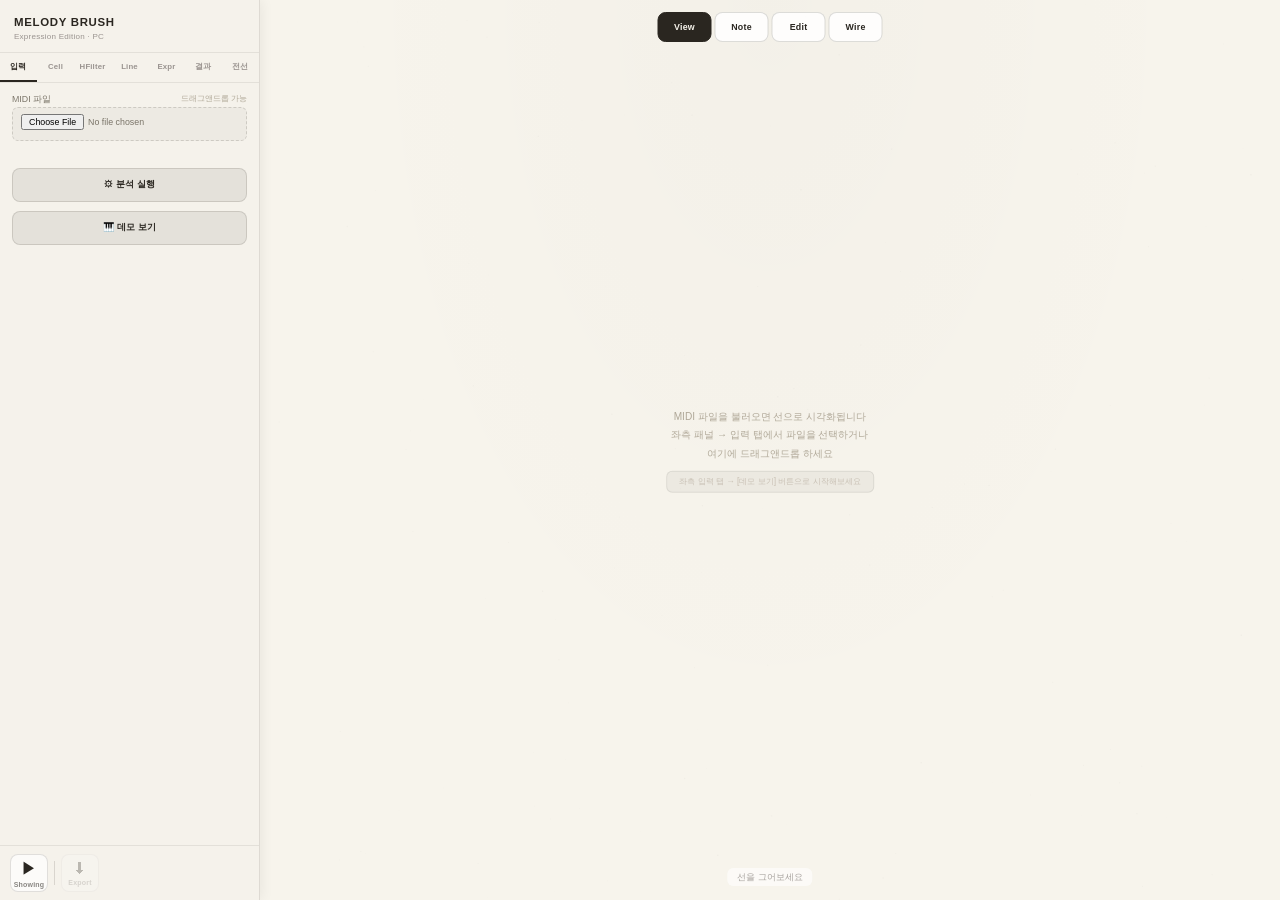
<file: melodybrush_v12_fix/index.html>
<!DOCTYPE html>
<html lang="ko">
<head>
<meta charset="utf-8">
<meta name="viewport" content="width=device-width,initial-scale=1">
<title>Melody Brush — PC</title>
<link rel="stylesheet" href="style.css">
</head>
<body>

<!-- ════ 사이드 패널 ════ -->
<div id="sidebar">
  <div id="sidebar-header">
    <div id="sidebar-logo">Melody Brush</div>
    <div id="sidebar-sub">Expression Edition · PC</div>
  </div>

  <div id="panel-tabs">
    <button class="ptab on"  data-tab="tab-input"  onclick="switchPanelTab(this)">입력</button>
    <button class="ptab"     data-tab="tab-cell"   onclick="switchPanelTab(this)">Cell</button>
    <button class="ptab"     data-tab="tab-hf"     onclick="switchPanelTab(this)">HFilter</button>
    <button class="ptab"     data-tab="tab-line"   onclick="switchPanelTab(this)">Line</button>
    <button class="ptab"     data-tab="tab-expr"   onclick="switchPanelTab(this)">Expr</button>
    <button class="ptab"     data-tab="tab-result" onclick="switchPanelTab(this)">결과</button>
    <button class="ptab"     data-tab="tab-wire"   onclick="switchPanelTab(this)">전선</button>
  </div>

  <div id="panel-scroll">
    <!-- 입력 탭 -->
    <div class="tab-section on" id="tab-input">
      <div>
        <div class="mp-label">MIDI 파일 <span style="font-size:.58rem;color:#b0a898">드래그앤드롭 가능</span></div>
        <input type="file" class="mf" id="midiFile" accept=".mid,.midi">
        <div id="midiStatus" style="font-size:.6rem;color:#9a9490;min-height:12px;margin-top:2px;font-family:monospace;"></div>
      </div>
      <button class="mp-btn mp-btn-sec" style="margin-top:4px;" onclick="runAnalysis()">⚙ 분석 실행</button>
      <button class="mp-btn mp-btn-sec" onclick="runDemo()">🎹 데모 보기</button>
      <div id="tab-input-lines" style="display:none;">
        <div class="mp-title">Line 목록</div>
        <div class="line-list" id="lineList"></div>
      </div>
    </div>

    <!-- Cell 탭 -->
    <div class="tab-section" id="tab-cell">
      <div class="mp-title">Cell 분해</div>
      <div class="mp-label">Cell 크기 <span class="vv" id="v_cell">80ms</span></div>
      <input type="range" class="msl" id="cellMs" min="20" max="200" step="10" value="80">
      <div class="mp-label">Attack 임계 <span class="vv" id="v_atk">0.25</span></div>
      <input type="range" class="msl" id="atkThr" min="0.05" max="0.60" step="0.05" value="0.25">
      <div class="mp-label">Vibrato (cent) <span class="vv" id="v_vib">40</span></div>
      <input type="range" class="msl" id="vibCent" min="10" max="120" step="5" value="40">
      <div class="mp-label">Decay 기울기 <span class="vv" id="v_dec">0.15</span></div>
      <input type="range" class="msl" id="decThr" min="0.05" max="0.50" step="0.05" value="0.15">
    </div>

    <!-- HFilter 탭 -->
    <div class="tab-section" id="tab-hf">
      <div class="mp-title">Human Filter</div>
      <div class="mp-label">적용 강도 <span class="vv" id="v_hfstr">1.0</span></div>
      <input type="range" class="msl" id="hfStrength" min="0" max="1" step="0.1" value="1.0">
      <div class="mp-label">Vibrato 최소 지속 <span class="vv" id="v_vdur">120ms</span></div>
      <input type="range" class="msl" id="vibDur" min="40" max="300" step="10" value="120">
      <div class="mp-label">Glide 최소 이동 <span class="vv" id="v_gmin">80cent</span></div>
      <input type="range" class="msl" id="glideMin" min="30" max="200" step="10" value="80">
      <div class="mp-label">True Change 임계 <span class="vv" id="v_tch">150cent</span></div>
      <input type="range" class="msl" id="trueThr" min="80" max="300" step="10" value="150">
    </div>

    <!-- Line 탭 -->
    <div class="tab-section" id="tab-line">
      <div class="mp-title">Line 분리</div>
      <div class="mp-label">Gap 임계 <span class="vv" id="v_gap">250ms</span></div>
      <input type="range" class="msl" id="gapThr" min="50" max="800" step="25" value="250">
      <div class="mp-label">Pitch Jump 임계 <span class="vv" id="v_pjump">500cent</span></div>
      <input type="range" class="msl" id="pitchJump" min="100" max="1200" step="50" value="500">
      <div class="mp-label">최소 Note 수 <span class="vv" id="v_minn">2</span></div>
      <input type="range" class="msl" id="minNotes" min="1" max="8" step="1" value="2">
    </div>

    <!-- Expr 탭 -->
    <div class="tab-section" id="tab-expr">
      <div class="mp-title">Expression Engine</div>
      <div class="mp-label">PB 범위 (semi) <span class="vv" id="v_pbr">2</span></div>
      <input type="range" class="msl" id="pbRange" min="1" max="12" step="1" value="2">
      <div class="mp-label">Vibrato PB 깊이 <span class="vv" id="v_vbpb">0.7</span></div>
      <input type="range" class="msl" id="vibPbDepth" min="0.1" max="1.0" step="0.1" value="0.7">
      <div class="mp-label">Glide PB 강도 <span class="vv" id="v_glpb">0.8</span></div>
      <input type="range" class="msl" id="glidePb" min="0.1" max="1.0" step="0.1" value="0.8">
      <div class="mp-label">CC11 Decay 곡선 <span class="vv" id="v_deccv">0.5</span></div>
      <input type="range" class="msl" id="decCurve" min="0.1" max="1.0" step="0.1" value="0.5">
      <div class="mp-label">Velocity 스케일 <span class="vv" id="v_vs">1.0</span></div>
      <input type="range" class="msl" id="velScale" min="0.5" max="1.5" step="0.1" value="1.0">
    </div>

    <!-- 결과 탭 -->
    <div class="tab-section" id="tab-result">
      <div class="mp-title">통계</div>
      <div class="mp-stat-grid">
        <div class="mp-stat"><div class="sk">Notes</div><div class="sv" id="s_notes">—</div></div>
        <div class="mp-stat"><div class="sk">Cells</div><div class="sv" id="s_cells">—</div></div>
        <div class="mp-stat"><div class="sk">Lines</div><div class="sv" id="s_lines">—</div></div>
        <div class="mp-stat"><div class="sk">Duration</div><div class="sv" id="s_dur">—</div></div>
        <div class="mp-stat" style="grid-column:span 2"><div class="sk">BPM</div><div class="sv" id="s_bpm">—</div></div>
      </div>
      <div class="mp-title" style="margin-top:2px;">로그</div>
      <div class="mp-console" id="logBox"></div>
    </div>

    <!-- 전선 탭 -->
    <div class="tab-section" id="tab-wire">
      <div class="mp-title">전선 (Wire Layer)</div>

      <div class="mp-label" style="font-weight:700;">적용 방식</div>
      <div id="wire-mode-btns" style="display:flex;flex-direction:column;gap:3px;margin-bottom:4px;">
        <button class="wmbtn act" data-wm="full"  onclick="setWireMode('full')">① 전체 연결 — 동일 피복으로 전체 덮기</button>
        <button class="wmbtn"     data-wm="pitch" onclick="setWireMode('pitch')">② 피치별 — 음역 위상에 따라 투명도 조절</button>
        <button class="wmbtn"     data-wm="time"  onclick="setWireMode('time')">③ 타임라인별 — 구간마다 피복 개별 조절</button>
      </div>

      <div class="mp-label">피복 색상</div>
      <div style="display:flex;gap:5px;flex-wrap:wrap;margin-bottom:4px;" id="wire-color-swatches">
        <div class="wcs act" data-col="#f7f4ec" style="background:#f7f4ec;border:1.5px solid #2a2620;"></div>
        <div class="wcs" data-col="#2a2620" style="background:#2a2620;"></div>
        <div class="wcs" data-col="#5b6ea8" style="background:#5b6ea8;"></div>
        <div class="wcs" data-col="#3d8f6a" style="background:#3d8f6a;"></div>
        <div class="wcs" data-col="#a06b30" style="background:#a06b30;"></div>
        <div class="wcs" data-col="#7a4a8a" style="background:#7a4a8a;"></div>
      </div>

      <div id="wire-opt-full">
        <div class="mp-label">피복 투명도 <span class="vv" id="v_wire_alpha">0.92</span></div>
        <input type="range" class="msl" id="wireAlpha" min="0" max="1" step="0.01" value="0.92">
        <div class="mp-label">피복 두께 <span class="vv" id="v_wire_w">자동</span></div>
        <input type="range" class="msl" id="wireWidth" min="0" max="40" step="1" value="0">
        <div style="font-size:.58rem;color:#9a9490;margin-top:-3px;">0 = Cell 크기 기준 자동</div>
      </div>

      <div id="wire-opt-pitch" style="display:none;">
        <div class="mp-label">고음 투명도 <span class="vv" id="v_wire_hi_a">0.30</span></div>
        <input type="range" class="msl" id="wireHiAlpha" min="0" max="1" step="0.01" value="0.30">
        <div class="mp-label">저음 투명도 <span class="vv" id="v_wire_lo_a">0.95</span></div>
        <input type="range" class="msl" id="wireLoAlpha" min="0" max="1" step="0.01" value="0.95">
        <div class="mp-label">기준 피치 <span class="vv" id="v_wire_psplit">C4</span></div>
        <input type="range" class="msl" id="wirePitchSplit" min="36" max="96" step="1" value="60">
        <div style="font-size:.58rem;color:#9a9490;margin-top:-3px;">기준 음보다 높으면 고음 투명도</div>
      </div>

      <div id="wire-opt-time" style="display:none;">
        <div class="mp-label">구간 수 <span class="vv" id="v_wire_segs">4</span></div>
        <input type="range" class="msl" id="wireSegCount" min="2" max="8" step="1" value="4">
        <div id="wire-seg-sliders" style="display:flex;flex-direction:column;gap:2px;margin-top:2px;"></div>
      </div>

      <div style="height:1px;background:rgba(20,15,5,0.09);margin:5px 0;"></div>
      <button class="mp-btn mp-btn-pri" id="btn-apply-wire" onclick="applyWireLayer()" disabled>선 입히기</button>
      <div style="display:flex;gap:5px;">
        <button class="mp-btn mp-btn-sec" id="btn-merge-wire" onclick="mergeWireLayer()" disabled style="flex:1">레이어 병합</button>
        <button class="mp-btn mp-btn-sec" id="btn-remove-wire" onclick="removeWireLayer()" disabled style="flex:1">전선 제거</button>
      </div>
      <div id="wire-status" style="font-size:.6rem;color:#9a9490;font-family:monospace;min-height:13px;margin-top:2px;"></div>
    </div>
  </div>

  <!-- 레이어 패널 -->
  <div id="layer-panel" style="display:none;flex-shrink:0;border-top:1px solid rgba(20,15,5,0.08);background:#f5f2eb;">
    <div style="padding:6px 12px 4px;display:flex;align-items:center;justify-content:space-between;">
      <span style="font-size:.6rem;font-weight:700;color:#2a2620;letter-spacing:.05em;text-transform:uppercase;">Layers</span>
      <span id="layer-count" style="font-size:.58rem;color:#9a9490;font-family:monospace;"></span>
    </div>
    <div id="layer-list" style="max-height:140px;overflow-y:auto;padding:0 8px 6px;display:flex;flex-direction:column;gap:2px;scrollbar-width:thin;scrollbar-color:rgba(20,15,5,0.15) transparent;"></div>
  </div>

  <!-- 하단 툴바 -->
  <div id="sidebar-tools">
    <div class="tool-row">
      <button class="tbtn" id="btn-play" onclick="togglePlay()">▶<span class="lbl">Showing</span></button>
      <div class="tsep"></div>
      <button class="tbtn" id="btn-export" onclick="doMidiSave()" disabled>⬇<span class="lbl">Export</span></button>
    </div>
    <div id="edit-tools">
      <div style="height:1px;background:rgba(20,15,5,0.08);margin:2px 0;"></div>
      <div class="tool-row">
        <button class="tbtn act" id="btn-draw"  onclick="setTool('draw')">✒<span class="lbl">Draw</span></button>
        <button class="tbtn"     id="btn-catch" onclick="setTool('catch')">⊕<span class="lbl">Catch</span></button>
        <div class="tsep"></div>
        <button class="tbtn"     id="btn-undo"  onclick="undo()">↶<span class="lbl">Undo</span></button>
        <div class="tsep"></div>
        <div id="instr-toggle">
          <button class="ibtn act" id="ibtn-piano"  onclick="setInstrument('piano')">🎹</button>
          <button class="ibtn"     id="ibtn-violin" onclick="setInstrument('violin')">🎻</button>
        </div>
      </div>
    </div>
  </div>
</div>

<!-- ════ 캔버스 영역 ════ -->
<div id="paper-wrap">
  <canvas id="paper"></canvas>
  <div class="pcursor" id="pcursor"></div>

  <!-- 드래그앤드롭 오버레이 -->
  <div id="drop-overlay">🎵 여기에 MIDI 파일을 놓으세요</div>

  <!-- 빈 화면 안내 -->
  <div id="drop-hint">
    <div class="dh-text">MIDI 파일을 불러오면 선으로 시각화됩니다<br>좌측 패널 → 입력 탭에서 파일을 선택하거나<br>여기에 드래그앤드롭 하세요</div>
    <div class="dh-key">좌측 입력 탭 → [데모 보기] 버튼으로 시작해보세요</div>
  </div>

  <!-- 상단 모드바 -->
  <div id="mode-bar">
    <button class="mbtn act" id="mbtn-view" onclick="setAppMode('view')">View</button>
    <button class="mbtn"     id="mbtn-note" onclick="setAppMode('note')">Note</button>
    <button class="mbtn"     id="mbtn-edit" onclick="setAppMode('edit')">Edit</button>
    <button class="mbtn"     id="mbtn-wire" onclick="setAppMode('wire')">Wire</button>
  </div>

  <!-- LOD 배지 -->
  <div id="lod-badge"></div>

  <!-- Gesture 범례 -->
  <div id="gest-legend">
    <div class="gl-item"><div class="gl-dot" style="background:#facc15"></div>ATK</div>
    <div class="gl-item"><div class="gl-dot" style="background:#4ade80"></div>HLD</div>
    <div class="gl-item"><div class="gl-dot" style="background:#c084fc"></div>VIB</div>
    <div class="gl-item"><div class="gl-dot" style="background:#f97316"></div>GLI</div>
    <div class="gl-item"><div class="gl-dot" style="background:#60a5fa"></div>DEC</div>
    <div class="gl-item"><div class="gl-dot" style="background:#94a3b8"></div>TAIL</div>
    <div class="gl-item"><div class="gl-dot" style="background:#f87171"></div>NOISE</div>
  </div>

  <!-- 힌트 -->
  <div id="hint"></div>

  <!-- 진행바 -->
  <div id="prog-wrap">
    <div id="prog-label">분석 중…</div>
    <div id="prog-track"><div id="prog-bar"></div></div>
  </div>

  <!-- 미니맵 -->
  <div id="minimap-wrap">
    <canvas id="minimap-canvas" width="280" height="140"></canvas>
    <div id="minimap-vp"></div>
  </div>

  <!-- 단축키 힌트 -->
  <div id="shortcuts">
    Space: 재생/정지 &nbsp; Ctrl+Z: 되돌리기<br>
    휠: 줌 &nbsp; 드래그: 이동<br>
    V: View &nbsp; N: Note &nbsp; E: Edit
  </div>
</div>

<!-- ════ state.js ════ -->
<script>
/* ════════════════════════════════════════════════════════════
   상수 / 유틸리티
════════════════════════════════════════════════════════════ */
const TRACK_COLS = ['#5b6ea8','#3d8f6a','#a06b30','#7a4a8a','#3a7a8a','#8a5a3a','#5a7a3a','#8a3a5a'];
const GESTURE_COL = {
  ATTACK: '#facc15', HOLD: '#4ade80', VIBRATO: '#c084fc',
  GLIDE: '#f97316', DECAY: '#60a5fa', TAIL: '#94a3b8', NOISE: '#f87171'
};
const clamp = (v, lo, hi) => Math.max(lo, Math.min(hi, v));
const midiToCents = midi => (midi - 69) * 100;

const NOTE_NAMES_W = ['C','C#','D','D#','E','F','F#','G','G#','A','A#','B'];
function midiToName(m) { return NOTE_NAMES_W[m % 12] + (Math.floor(m / 12) - 1); }

/* ════════════════════════════════════════════════════════════
   캔버스 / 래퍼 전역 레퍼런스
   (main.js 맨 위에서 할당)
════════════════════════════════════════════════════════════ */
var cv, ctx, wrap;

/* ════════════════════════════════════════════════════════════
   뷰포트
════════════════════════════════════════════════════════════ */
let VP = {t0: 0, t1: 10000, p0: -2400, p1: 2400};
let DPR = 1, CW = 0, CH = 0;

function tx(t) { return (t - VP.t0) / (VP.t1 - VP.t0) * CW; }
function xt(x) { return VP.t0 + x / CW * (VP.t1 - VP.t0); }
function ly(p) { return CH * (1 - (p - VP.p0) / (VP.p1 - VP.p0)); }
function yl(y) { return VP.p0 + (1 - y / CH) * (VP.p1 - VP.p0); }

function vpPanBy(dxPx, dyPx) {
  const dt = dxPx / CW * (VP.t1 - VP.t0), dp = dyPx / CH * (VP.p1 - VP.p0);
  VP.t0 -= dt; VP.t1 -= dt; VP.p0 += dp; VP.p1 += dp;
}
function vpZoomAt(cx, cy, factor) {
  const tC = xt(cx), pC = yl(cy);
  const tSpan = clamp((VP.t1 - VP.t0) * factor, 400, 900000);
  const pSpan = clamp((VP.p1 - VP.p0) * factor, 150, 6000);
  VP.t0 = tC - cx / CW * tSpan; VP.t1 = VP.t0 + tSpan;
  VP.p0 = pC - (1 - cy / CH) * pSpan; VP.p1 = VP.p0 + pSpan;
}
function autoFitVP(notes, totalMs) {
  if (!notes.length) { VP = {t0: 0, t1: Math.max(totalMs * 1.05, 5000), p0: -1800, p1: 1800}; return; }
  let lo = Infinity, hi = -Infinity;
  notes.forEach(n => { const c = midiToCents(n.midi); if (c < lo) lo = c; if (c > hi) hi = c; });
  const span = hi - lo, pad = Math.max(350, span * 0.40);
  VP.t0 = -totalMs * 0.03; VP.t1 = totalMs * 1.08;
  VP.p0 = lo - pad; VP.p1 = hi + pad;
  if (VP.p1 - VP.p0 < 700) { const m = (VP.p0 + VP.p1) / 2; VP.p0 = m - 350; VP.p1 = m + 350; }
}

/* ════════════════════════════════════════════════════════════
   LOD
════════════════════════════════════════════════════════════ */
function getLOD() { const s = VP.t1 - VP.t0; return s > 25000 ? 0 : s > 4000 ? 1 : 2; }

/* ════════════════════════════════════════════════════════════
   앱 모드
════════════════════════════════════════════════════════════ */
let appMode = 'view';
let drawTool = 'draw';

/* ════════════════════════════════════════════════════════════
   분석 데이터
════════════════════════════════════════════════════════════ */
let midiTracks = [], allCells = [], hfResult = [], exprEvents = [];
let rawMidiTracks = []; // parseMidi 원본 — 트랙/채널 단위 (레이어 패널용)
let detectedBpm = 120, audioBuf = null, audioCtx2 = null;
let midiLines = [], selectedLine = null;

/* ════════════════════════════════════════════════════════════
   Draw 레이어
════════════════════════════════════════════════════════════ */
let _layer = {id: 1, color: '#241f18', instrument: 'piano', strokes: []};
let _drawing = null;
let _catchPoint = null, _catchDragging = false;
const PULL_FALLOFF_MS = 420;
let _catchOrigPts = null, _catchOrigCents = 0, _catchTargetCents = 0, _catchCurCents = 0, _catchRAF = null;
let _holdStart = null, _holdAnchor = null, _holdMoved = false, _holdRAF = null;
const HOLD_DELAY = 400, HOLD_MAX_R = 24, HOLD_GROW = 0.014;
let _history = [];

/* ════════════════════════════════════════════════════════════
   레이어 (MIDI 트랙별 표시/숨김)
════════════════════════════════════════════════════════════ */
var hiddenTracks = new Set(); // "trackIdx-ch" 형태의 key
let wireLayer = null, wireMerged = false, wireColor = '#f7f4ec';
let wireMode = 'full';
let _wireDrag = null;

/* ════════════════════════════════════════════════════════════
   재생
════════════════════════════════════════════════════════════ */
let _activeSrcs = [], _playing = false, _playRAF = null, _playElapsed = -9999;

/* ════════════════════════════════════════════════════════════
   미니맵
════════════════════════════════════════════════════════════ */
let _mmTotalMs = 0;
const MM_W = 280, MM_H = 140;
</script>

<!-- ════ midi.js ════ -->
<script>
/* ════════════════════════════════════════════════════════════
   MIDI PARSER
════════════════════════════════════════════════════════════ */
function parseMidi(buf) {
  const u8 = new Uint8Array(buf); let pos = 0;
  const r8 = () => u8[pos++];
  const r16 = () => { const v = (u8[pos] << 8) | u8[pos + 1]; pos += 2; return v; };
  const r32 = () => { const v = (u8[pos] << 24) | (u8[pos + 1] << 16) | (u8[pos + 2] << 8) | u8[pos + 3]; pos += 4; return v >>> 0; };
  const rVL = () => { let v = 0, b; do { b = r8(); v = (v << 7) | (b & 0x7f); } while (b & 0x80); return v; };
  if (String.fromCharCode(...u8.slice(0, 4)) !== 'MThd') throw new Error('Not a MIDI file');
  pos += 4; r32();
  const fmt = r16(), nTracks = r16(), tpb = r16();
  const rawTracks = [];
  for (let t = 0; t < nTracks; t++) {
    const hdr = String.fromCharCode(...u8.slice(pos, pos + 4)); pos += 4;
    if (hdr !== 'MTrk') throw new Error('Bad track header');
    const tLen = r32(), end = pos + tLen;
    const evs = []; let tick = 0, status = 0;
    while (pos < end) {
      const dt = rVL(); tick += dt; let b = u8[pos];
      if (b & 0x80) { status = b; pos++; }
      const cmd = status & 0xf0, ch = status & 0x0f;
      // [FIX] meta event는 status===0xff로 직접 비교해야 함
      // cmd = status & 0xf0 = 0xFF & 0xF0 = 0xF0 이므로 cmd===0xff는 절대 true가 안됨
      // → 템포 이벤트가 SysEx로 오인되어 완전히 무시되던 버그
      if (status === 0xff) {
        const mt = r8(), ml = rVL(), md = u8.slice(pos, pos + ml); pos += ml;
        if (mt === 0x51) evs.push({tick, type: 'tempo', uspb: (md[0] << 16) | (md[1] << 8) | md[2]});
        if (mt === 0x2f) break;
      } else if (cmd === 0xf0 || cmd === 0xf7) { const sl = rVL(); pos += sl; }
      else if (cmd === 0x90 || cmd === 0x80) { const note = r8(), vel = r8(); evs.push({tick, type: (cmd === 0x90 && vel > 0) ? 'on' : 'off', ch, note, vel}); }
      else if (cmd === 0xa0 || cmd === 0xb0 || cmd === 0xe0) { r8(); r8(); }
      else if (cmd === 0xc0 || cmd === 0xd0) { r8(); }
      else pos++;
    }
    pos = end; rawTracks.push(evs);
  }
  // [FIX] 기본값을 먼저 쌓지 않고, 실제 이벤트가 없을 때만 기본값(120BPM) 사용
  // 기존 코드는 tick=0 템포 이벤트가 있을 때 기본값 500000과 실제값이 공존해
  // tickToMs()가 tempos[0](잘못된 500000)을 prev로 시작해 속도 오차가 발생했음
  let tempos = [];
  rawTracks.flat().filter(e => e.type === 'tempo').sort((a, b) => a.tick - b.tick).forEach(e => tempos.push({tick: e.tick, uspb: e.uspb}));
  if (!tempos.length || tempos[0].tick > 0) tempos.unshift({tick: 0, uspb: 500000});
  function tickToMs(tick) {
    let ms = 0, prev = tempos[0];
    for (let i = 1; i < tempos.length; i++) { const t = tempos[i]; if (t.tick >= tick) break; ms += (t.tick - prev.tick) / tpb * (prev.uspb / 1000); prev = t; }
    return ms + (tick - prev.tick) / tpb * (prev.uspb / 1000);
  }
  detectedBpm = Math.round(60_000_000 / tempos[0].uspb);
  console.log('[MB] parseMidi — tpb:', tpb, '/ tempos:', tempos.map(t => `tick${t.tick}=uspb${t.uspb}`).join(', '), '/ BPM:', detectedBpm);
  const result = [];
  rawTracks.forEach((evs, ti) => {
    const byChannel = {};
    evs.forEach(e => { if (e.type !== 'on' && e.type !== 'off') return; if (!byChannel[e.ch]) byChannel[e.ch] = []; byChannel[e.ch].push(e); });
    Object.entries(byChannel).forEach(([ch, cev]) => {
      const open = {}, notes = [];
      cev.forEach(e => {
        if (e.type === 'on') open[e.note] = {tick: e.tick, vel: e.vel};
        else if (open[e.note]) {
          const o = open[e.note], startMs = tickToMs(o.tick), endMs = tickToMs(e.tick);
          if (endMs - startMs > 10) notes.push({midi: e.note, startMs, endMs, durMs: endMs - startMs, velocity: o.vel, trackIdx: ti, ch: +ch});
          delete open[e.note];
        }
      });
      if (notes.length) result.push({trackIdx: ti, ch: +ch, notes: notes.sort((a, b) => a.startMs - b.startMs)});
    });
  });
  if (result.length && result[0].notes.length) {
    const n = result[0].notes[0];
    console.log('[MB] 첫 노트 — midi:', n.midi, '/ startMs:', n.startMs.toFixed(1), '/ endMs:', n.endMs.toFixed(1), '/ durMs:', n.durMs.toFixed(1));
    const n2 = result[0].notes[1];
    if (n2) console.log('[MB] 두번째 노트 — startMs:', n2.startMs.toFixed(1));
  }
  result._bpm = detectedBpm; return result;
}

/* ════════════════════════════════════════════════════════════
   AUDIO META
════════════════════════════════════════════════════════════ */
function extractFrameMeta(ab, t0Ms, t1Ms) {
  const sr = ab.sampleRate, ch = ab.getChannelData(0);
  const s0 = Math.max(0, Math.floor(t0Ms / 1000 * sr)), s1 = Math.min(ch.length, Math.ceil(t1Ms / 1000 * sr));
  if (s1 <= s0) return {rms: 0, brightness: 0, pitchHz: 0, confidence: 0};
  const frame = ch.slice(s0, s1), n = frame.length;
  let sum2 = 0; for (let i = 0; i < n; i++) sum2 += frame[i] * frame[i];
  const rms = Math.sqrt(sum2 / n);
  let hi = 0, tot = 0, prev = 0;
  for (let i = 0; i < n; i++) { const s = frame[i], h = s - prev * 0.82; prev = s; hi += h * h; tot += s * s; }
  const brightness = tot > 1e-6 ? Math.sqrt(hi / n) / Math.sqrt(tot / n) : 0;
  let pitchHz = 0, confidence = 0;
  if (rms > 0.008) {
    const minL = Math.floor(sr / 1000), maxL = Math.floor(sr / 70);
    let bL = -1, bC = 0, mean = 0;
    for (let i = 0; i < n; i++) mean += frame[i]; mean /= n;
    for (let lag = minL; lag <= maxL && lag < n; lag++) {
      let c = 0, eA = 0, eB = 0; const lim = Math.min(n - lag, 512);
      for (let i = 0; i < lim; i++) { const a = frame[i] - mean, b = frame[i + lag] - mean; c += a * b; eA += a * a; eB += b * b; }
      const norm = c / Math.sqrt(eA * eB + 1e-9); if (norm > bC) { bC = norm; bL = lag; }
    }
    if (bL > 0 && bC > 0.3) { pitchHz = sr / bL; confidence = bC; }
  }
  return {rms: +rms.toFixed(5), brightness: +Math.min(1, brightness).toFixed(4), pitchHz: +pitchHz.toFixed(2), confidence: +confidence.toFixed(4)};
}

/* ════════════════════════════════════════════════════════════
   CELL DECOMPOSE
════════════════════════════════════════════════════════════ */
function decomposNote(note, cellMs, atkThr, vibCent, decThr, ab) {
  const cells = [], dur = note.durMs, nCell = Math.max(1, Math.ceil(dur / cellMs));
  const vel = note.velocity / 127, useAudio = !!ab;
  const frames = [];
  for (let i = 0; i < nCell; i++) {
    const t0 = note.startMs + i * cellMs, t1 = Math.min(note.startMs + (i + 1) * cellMs, note.endMs);
    if (useAudio) { frames.push(extractFrameMeta(ab, t0, t1)); }
    else {
      const r = i / Math.max(1, nCell - 1), atkF = Math.min(0.15, 2 / nCell), decF = Math.max(0.75, 1 - 3 / nCell);
      let rms;
      if (r < atkF) rms = vel * (r / atkF) * 0.12;
      else if (r > decF) rms = vel * (1 - (r - decF) / (1 - decF)) * 0.10;
      else rms = vel * (0.085 + Math.sin(r * Math.PI) * 0.015);
      frames.push({rms, brightness: 0.7 - r * 0.4 + (i === 0 ? 0.15 : 0), pitchHz: 440 * Math.pow(2, (note.midi - 69) / 12), confidence: (r < 0.05 || r > 0.92) ? 0.45 + vel * 0.3 : 0.7 + vel * 0.25});
    }
  }
  const maxRms = frames.reduce((a, f) => f.rms > a ? f.rms : a, 1e-6);
  const pitchDrifts = frames.map(f => { if (!f.pitchHz || f.confidence < 0.3) return 0; return 69 + 12 * Math.log2(f.pitchHz / 440) - note.midi; });
  const smDrift = pitchDrifts.map((_, i) => { const lo = Math.max(0, i - 1), hi = Math.min(pitchDrifts.length - 1, i + 1); let s = 0, c = 0; for (let j = lo; j <= hi; j++) { s += pitchDrifts[j]; c++; } return s / c; });
  const vibratoDepths = smDrift.map((_, i) => {
    if (i < 2 || i > nCell - 3) return 0;
    const win = smDrift.slice(Math.max(0, i - 3), Math.min(nCell, i + 4));
    const range = win.reduce((a, b) => b > a ? b : a, -Infinity) - win.reduce((a, b) => b < a ? b : a, Infinity);
    let sc = 0; for (let j = 1; j < win.length; j++) if (Math.sign(win[j]) !== Math.sign(win[j - 1])) sc++;
    const vibThresh = Math.max(0.01, (vibCent / 100) * 0.08);
    return range > vibThresh && sc >= 2 ? Math.min(1, range / (vibCent / 100)) : 0;
  });
  for (let i = 0; i < nCell; i++) {
    const f = frames[i], r = i / Math.max(1, nCell - 1);
    const t0 = note.startMs + i * cellMs, t1 = Math.min(note.startMs + (i + 1) * cellMs, note.endMs);
    const energy = +Math.min(1, f.rms / maxRms).toFixed(4);
    const brightness = +Math.min(1, f.brightness).toFixed(4);
    const harmonicRatio = +Math.min(1, f.confidence * (0.6 + energy * 0.4)).toFixed(4);
    const vibratoDepth = +vibratoDepths[i].toFixed(4);
    const pitchDrift = +smDrift[i].toFixed(4);
    const pitchSlope = i > 0 ? +(smDrift[i] - smDrift[i - 1]).toFixed(6) : 0;
    const confidence = +f.confidence.toFixed(4);
    const ePrev = i > 0 ? Math.min(1, frames[i - 1].rms / maxRms) : 0;
    const eNext = i < nCell - 1 ? Math.min(1, frames[i + 1].rms / maxRms) : 0;
    const attackSpeed = +Math.max(0, energy - ePrev).toFixed(4);
    const decaySpeed = +Math.max(0, energy - eNext).toFixed(4);
    let gesture;
    if (i === 0 || attackSpeed > atkThr) gesture = 'ATTACK';
    else if (i === nCell - 1 && nCell > 2) gesture = 'TAIL';
    else if (decaySpeed > decThr && r > 0.5) gesture = 'DECAY';
    else if (vibratoDepth > 0.15) gesture = 'VIBRATO';
    else if (Math.abs(pitchSlope) > 0.08) gesture = 'GLIDE';
    else if (energy < 0.04) gesture = 'NOISE';
    else gesture = 'HOLD';
    cells.push({t0, t1, noteRef: note, gesture, pitch: +(note.midi + pitchDrift).toFixed(4), energy, brightness, harmonicRatio, vibratoDepth, pitchDrift, confidence, attackSpeed, decaySpeed, pitchSlope, cellIndex: i, cellTotal: nCell, fromAudio: useAudio});
  }
  return cells;
}

/* ════════════════════════════════════════════════════════════
   HUMAN FILTER
════════════════════════════════════════════════════════════ */
function runHumanFilter(notes, vibDurMs, glideMinCent, trueThrCent, strength) {
  const result = [];
  for (let i = 1; i < notes.length; i++) {
    const prev = notes[i - 1], cur = notes[i];
    const gap = cur.startMs - prev.endMs, pitchDiff = Math.abs(cur.midi - prev.midi) * 100;
    const overlap = prev.endMs > cur.startMs;
    const prevTail = (prev.cells || []).slice(-3), curHead = (cur.cells || []).slice(0, 3);
    const boundaryVib = [...prevTail, ...curHead].reduce((s, c) => s + c.vibratoDepth, 0) / Math.max(1, prevTail.length + curHead.length);
    const prevEnergy = prevTail.length ? prevTail[prevTail.length - 1].energy : 0;
    const curEnergy = curHead.length ? curHead[0].energy : 0;
    const energyJump = Math.abs(curEnergy - prevEnergy);
    let verdict;
    if (strength < 0.05) { verdict = pitchDiff >= trueThrCent ? 'TRUE_CHANGE' : gap > 400 ? 'PHRASE_BREAK' : 'TRUE_CHANGE'; }
    else {
      const vibScale = 1 + (1 - strength) * 3, glideScale = 1 + (1 - strength) * 2;
      if (boundaryVib > 0.25 * vibScale && pitchDiff < 200) verdict = 'VIBRATO';
      else if (overlap && pitchDiff < glideMinCent / vibScale) verdict = 'VIBRATO';
      else if (gap < vibDurMs && pitchDiff < glideMinCent / vibScale) verdict = 'VIBRATO';
      else if (pitchDiff < trueThrCent / glideScale && gap < 80 && energyJump < 0.3) verdict = 'GLIDE';
      else if (pitchDiff >= trueThrCent) verdict = 'TRUE_CHANGE';
      else if (gap > 400) verdict = 'PHRASE_BREAK';
      else verdict = 'TRUE_CHANGE';
    }
    result.push({fromNote: prev, toNote: cur, pitchDiff, gap, verdict, boundaryVib: +boundaryVib.toFixed(3), energyJump: +energyJump.toFixed(3)});
  }
  return result;
}

/* ════════════════════════════════════════════════════════════
   BUILD LINES / FIBER / CORELINE
════════════════════════════════════════════════════════════ */
function buildLines(tracks) {
  const gapThr = +document.getElementById('gapThr').value;
  const pitchThrS = +document.getElementById('pitchJump').value / 100;
  const minNotes = +document.getElementById('minNotes').value;
  const cellMs = +document.getElementById('cellMs').value;
  const result = []; let lineId = 0;
  tracks.forEach(tr => {
    const notes = tr.notes; if (!notes.length) return;
    let curLine = newLine(lineId++, tr.trackIdx, tr.ch); curLine.notes.push(notes[0]);
    for (let i = 1; i < notes.length; i++) {
      const prev = notes[i - 1], cur = notes[i];
      const gap = cur.startMs - prev.endMs, pitchDiff = Math.abs(cur.midi - prev.midi);
      const overlap = cur.startMs < prev.endMs;
      if ((!overlap && gap > gapThr) || pitchDiff > pitchThrS) {
        if (curLine.notes.length >= minNotes) result.push(finalizeLine(curLine, cellMs));
        curLine = newLine(lineId++, tr.trackIdx, tr.ch);
      }
      curLine.notes.push(cur);
    }
    if (curLine.notes.length >= minNotes) result.push(finalizeLine(curLine, cellMs));
  });
  return result;
}
function newLine(id, trackIdx, ch) { return {id, trackIdx, ch, notes: [], fibers: [], coreline: [], smoothCoreline: [], gestureSummary: {}, pitchRange: [0, 0], startMs: 0, endMs: 0}; }
function makeFiber(note, fiberIdx, lineId, cellMs) {
  const cells = note.cells || [];
  const gs = cells.reduce((a, c) => { a[c.gesture] = (a[c.gesture] || 0) + 1; return a; }, {});
  let wSum = 0, wPitch = 0; cells.forEach(c => { wSum += c.energy; wPitch += c.pitch * c.energy; });
  const avgPitch = wSum > 0 ? wPitch / wSum : note.midi;
  const energy = cells.reduce((s, c) => s + c.energy, 0) / Math.max(1, cells.length);
  const points = cells.map(c => ({t: (c.t0 + c.t1) / 2, pitch: c.pitch, cents: midiToCents(c.pitch), energy: c.energy, gesture: c.gesture, fiberIdx}));
  return {id: fiberIdx, lineId, note, cells, startMs: note.startMs, endMs: note.endMs, avgPitch: +avgPitch.toFixed(3), energy: +energy.toFixed(3), gestureSummary: gs, dominantGesture: Object.entries(gs).sort((a, b) => b[1] - a[1])[0]?.[0] || 'HOLD', points};
}
function finalizeLine(line, cellMs) {
  const notes = line.notes;
  line.startMs = notes[0].startMs; line.endMs = notes[notes.length - 1].endMs;
  let minP = Infinity, maxP = -Infinity;
  notes.forEach(n => { if (n.midi < minP) minP = n.midi; if (n.midi > maxP) maxP = n.midi; });
  line.pitchRange = [minP, maxP];
  line.fibers = notes.map((n, i) => makeFiber(n, i, line.id, cellMs));
  line.coreline = line.fibers.flatMap(f => f.points);
  line.smoothCoreline = buildSmoothCoreline(line);
  line.gestureSummary = line.fibers.reduce((a, f) => { Object.entries(f.gestureSummary).forEach(([g, n]) => { a[g] = (a[g] || 0) + n; }); return a; }, {});
  line.color = TRACK_COLS[line.trackIdx % TRACK_COLS.length];
  line.label = `L${line.id} T${line.trackIdx} ch${line.ch}`;
  return line;
}
function buildSmoothCoreline(line) {
  const pts = [];
  line.fibers.forEach((fiber) => {
    const cents = midiToCents(fiber.note.midi);
    // cell이 있으면 cell 기반으로, 없으면 note 정보 직접 사용
    if (fiber.points.length) {
      const startCents = fiber.points[0].cents;
      const endCents = fiber.points[fiber.points.length - 1].cents;
      let wSum = 0, wCents = 0; fiber.points.forEach(p => { wSum += p.energy; wCents += p.cents * p.energy; });
      const midCents = wSum > 0 ? wCents / wSum : startCents;
      const durMs = fiber.endMs - fiber.startMs;
      if (durMs > 100) {
        pts.push({t: fiber.startMs, cents: startCents, energy: fiber.energy});
        pts.push({t: (fiber.startMs + fiber.endMs) / 2, cents: midCents, energy: fiber.energy});
        pts.push({t: fiber.endMs, cents: endCents, energy: fiber.energy});
      } else {
        pts.push({t: fiber.startMs, cents: startCents, energy: fiber.energy});
        pts.push({t: fiber.endMs, cents: endCents, energy: fiber.energy});
      }
    } else {
      // cell 없음 — note의 midi 값으로 직접 점 생성
      const durMs = fiber.endMs - fiber.startMs;
      const energy = fiber.note.velocity / 127;
      if (durMs > 100) {
        pts.push({t: fiber.startMs, cents, energy});
        pts.push({t: (fiber.startMs + fiber.endMs) / 2, cents, energy});
        pts.push({t: fiber.endMs, cents, energy});
      } else {
        pts.push({t: fiber.startMs, cents, energy});
        pts.push({t: fiber.endMs, cents, energy});
      }
    }
  });
  const clean = []; let lastT = -Infinity;
  pts.forEach(p => { if (p.t > lastT + 5) { clean.push(p); lastT = p.t; } });
  return clean;
}

/* ════════════════════════════════════════════════════════════
   EXPRESSION ENGINE
════════════════════════════════════════════════════════════ */
function runExpressionEngine() {
  if (!allCells.length) return [];
  const events = [], vs = +document.getElementById('velScale').value;
  const pbSemi = +document.getElementById('pbRange').value, pbScale = 8191 / pbSemi;
  const vbDepth = +document.getElementById('vibPbDepth').value;
  const glDepth = +document.getElementById('glidePb').value;
  const decCv = +document.getElementById('decCurve').value;
  midiTracks.forEach((tr, trIdx) => {
    const ch = trIdx % 15, safeCh = ch >= 9 ? ch + 1 : ch;
    tr.notes.forEach(n => {
      const vel = Math.round(clamp(n.velocity * vs, 1, 127));
      events.push({tMs: n.startMs, type: 'noteOn', ch: safeCh, val1: n.midi, val2: vel});
      events.push({tMs: n.endMs, type: 'noteOff', ch: safeCh, val1: n.midi, val2: 0});
    });
    events.push({tMs: 0, type: 'pitchBend', ch: safeCh, raw: 0});
    tr.notes.forEach(n => {
      const cells = n.cells || [], nCell = cells.length; if (!nCell) return;
      const decStart = Math.floor(nCell * 0.65); let lastCC11 = -1;
      cells.forEach((c, i) => {
        if (i < decStart) return;
        const r = (i - decStart) / Math.max(1, nCell - 1 - decStart);
        const cc11 = Math.round(clamp(100 * Math.pow(1 - r, 1 + decCv), 5, 100));
        if (Math.abs(cc11 - lastCC11) >= 4) { events.push({tMs: c.t0, type: 'cc', ch: safeCh, val1: 11, val2: cc11}); lastCC11 = cc11; }
      });
      events.push({tMs: n.endMs + 1, type: 'cc', ch: safeCh, val1: 11, val2: 100});
    });
  });
  events.sort((a, b) => { if (a.tMs !== b.tMs) return a.tMs - b.tMs; const o = {pitchBend: 0, cc: 1, noteOn: 2, noteOff: 3}; return (o[a.type] || 0) - (o[b.type] || 0); });
  return events;
}

/* ════════════════════════════════════════════════════════════
   FINAL MIDI BUILDER
════════════════════════════════════════════════════════════ */
function buildFinalMidi(events, bpm) {
  const tpb = 480, uspb = Math.round(60_000_000 / bpm);
  const msToTick = ms => Math.round(ms / 1000 * (bpm / 60) * tpb);
  function varLen(v) { const b = [v & 0x7f]; v >>= 7; while (v > 0) { b.unshift((v & 0x7f) | 0x80); v >>= 7; } return b; }
  const byChannel = {};
  events.forEach(e => { const k = e.ch; if (!byChannel[k]) byChannel[k] = []; byChannel[k].push(e); });
  const trackBytes = Object.values(byChannel).map(evs => {
    const all = [{tMs: 0, _data: [0xff, 0x51, 0x03, (uspb >> 16) & 0xff, (uspb >> 8) & 0xff, uspb & 0xff]}, ...evs];
    all.sort((a, b) => a.tMs - b.tMs);
    const track = []; let lastTick = 0;
    all.forEach(e => {
      const tick = msToTick(e.tMs), dt = Math.max(0, tick - lastTick); lastTick = tick;
      varLen(dt).forEach(b => track.push(b));
      if (e._data) { e._data.forEach(b => track.push(b)); return; }
      switch (e.type) {
        case 'noteOn': track.push(0x90 | e.ch, e.val1, e.val2); break;
        case 'noteOff': track.push(0x80 | e.ch, e.val1, 0); break;
        case 'cc': track.push(0xb0 | e.ch, e.val1, e.val2); break;
        case 'pitchBend': { const pb14 = clamp((e.raw || 0) + 8192, 0, 16383); track.push(0xe0 | e.ch, pb14 & 0x7f, (pb14 >> 7) & 0x7f); } break;
      }
    });
    track.push(0x00, 0xff, 0x2f, 0x00); return track;
  });
  const nTracks = trackBytes.length;
  const header = [0x4d, 0x54, 0x68, 0x64, 0x00, 0x00, 0x00, 0x06, 0x00, 0x01, (nTracks >> 8) & 0xff, nTracks & 0xff, (tpb >> 8) & 0xff, tpb & 0xff];
  const out = [...header];
  trackBytes.forEach(tr => {
    out.push(0x4d, 0x54, 0x72, 0x6b);
    out.push((tr.length >> 24) & 0xff, (tr.length >> 16) & 0xff, (tr.length >> 8) & 0xff, tr.length & 0xff);
    tr.forEach(b => out.push(b));
  });
  return new Uint8Array(out);
}
</script>

<!-- ════ phase.js ════ -->
<script>
/* ════════════════════════════════════════════════════════════
   Phase 계산 (실험 구역)
   MIDI → Phase 변환 로직이 여기에 들어갑니다.

   사용 예정 흐름:
     parseMidi(buf)
       ↓
     buildPhases(notes)   ← 이 파일
       ↓
     trackPhases(phases)  ← tracking.js
       ↓
     buildFlowLines(...)  ← flow.js
       ↓
     render()
════════════════════════════════════════════════════════════ */

/**
 * 노트 배열로부터 Phase 목록을 생성합니다.
 * 각 Phase는 하나의 "표현 단위"를 나타냅니다.
 *
 * @param {Array} notes - parseMidi 결과의 note 배열
 * @returns {Array} phases - Phase 객체 배열
 */
function buildPhases(notes) {
  // TODO: Phase 알고리즘 구현
  // 현재는 빈 배열 반환 (기존 파이프라인에 영향 없음)
  return [];
}
</script>

<!-- ════ tracking.js ════ -->
<script>
/* ════════════════════════════════════════════════════════════
   Tracking 계산 (실험 구역)
   Phase 결과를 받아 Tracking 데이터를 만듭니다.
════════════════════════════════════════════════════════════ */

/**
 * Phase 배열을 받아 Tracking 결과를 반환합니다.
 *
 * @param {Array} phases - buildPhases() 결과
 * @returns {Array} tracks - Tracking 결과 배열
 */
function trackPhases(phases) {
  // TODO: Tracking 알고리즘 구현
  return [];
}
</script>

<!-- ════ flow.js ════ -->
<script>
/* ════════════════════════════════════════════════════════════
   Flow Line 변환 (실험 구역)
   Phase + Tracking → 눈에 보이는 Flow Line
════════════════════════════════════════════════════════════ */

/**
 * Phase와 Tracking 결과를 Flow Line으로 변환합니다.
 * Flow Line은 render()에서 직접 그릴 수 있는 형태입니다.
 *
 * @param {Array} phases   - buildPhases() 결과
 * @param {Array} tracks   - trackPhases() 결과
 * @returns {Array} flowLines - [{pts: [{t, cents}], color, ...}]
 */
function buildFlowLines(phases, tracks) {
  // TODO: Flow Line 변환 구현
  return [];
}
</script>

<!-- ════ render.js ════ -->
<script>
/* ════════════════════════════════════════════════════════════
   종이 질감
════════════════════════════════════════════════════════════ */
let _texCanvas = null;
function buildTexture() {
  const t = document.createElement('canvas');
  t.width = Math.max(1, Math.round(CW)); t.height = Math.max(1, Math.round(CH));
  const tc = t.getContext('2d');
  const n = Math.round(CW * CH * 0.00032);
  for (let i = 0; i < n; i++) {
    const x = Math.random() * CW, y = Math.random() * CH, sh = Math.random() < 0.5 ? 0 : 255;
    tc.fillStyle = `rgba(${sh},${sh},${sh},${(0.01 + Math.random() * 0.016).toFixed(3)})`;
    const w = 0.5 + Math.random() * 1.1; tc.fillRect(x, y, w, w);
  }
  _texCanvas = t;
}
function resize() {
  DPR = window.devicePixelRatio || 1;
  const r = document.getElementById('paper-wrap').getBoundingClientRect();
  CW = r.width; CH = r.height;
  cv.width = CW * DPR; cv.height = CH * DPR;
  cv.style.width = CW + 'px'; cv.style.height = CH + 'px';
  ctx.setTransform(DPR, 0, 0, DPR, 0, 0);
  console.log('[MB] resize() — CW:', CW, '/ CH:', CH);
  buildTexture(); render();
}

/* ════════════════════════════════════════════════════════════
   유틸리티
════════════════════════════════════════════════════════════ */
function hexToRgba(hex, a) {
  const r = parseInt(hex.slice(1, 3), 16), g = parseInt(hex.slice(3, 5), 16), b = parseInt(hex.slice(5, 7), 16);
  return `rgba(${r},${g},${b},${a})`;
}

/* ════════════════════════════════════════════════════════════
   전선 렌더링
════════════════════════════════════════════════════════════ */
function drawWireLayer() {
  if (!wireLayer) return;
  ctx.save(); ctx.beginPath(); ctx.rect(-20, -20, CW + 40, CH + 40); ctx.clip();
  wireLayer.lines.forEach(wl => {
    const line = midiLines.find(l => l.id === wl.lineId);
    const w = line ? calcWireWidth(line) : 16;
    const pts = wl.pts; if (pts.length < 2) return;
    ctx.lineCap = 'round'; ctx.lineJoin = 'round';
    if (wireMode === 'full') {
      const alpha = getWireAlpha();
      ctx.strokeStyle = `rgba(20,15,5,${alpha * 0.16})`; ctx.lineWidth = w + 3; _drawCatmullRom(pts); ctx.stroke();
      ctx.strokeStyle = hexToRgba(wireColor, alpha); ctx.lineWidth = w; _drawCatmullRom(pts); ctx.stroke();
    } else {
      for (let i = 1; i < pts.length; i++) {
        const alpha = getWireAlphaForPt(pts[i], wl.lineId);
        const x1 = tx(pts[i - 1].t), y1 = ly(pts[i - 1].cents), x2 = tx(pts[i].t), y2 = ly(pts[i].cents);
        ctx.strokeStyle = `rgba(20,15,5,${alpha * 0.14})`; ctx.lineWidth = w + 3;
        ctx.beginPath(); ctx.moveTo(x1, y1); ctx.lineTo(x2, y2); ctx.stroke();
      }
      for (let i = 1; i < pts.length; i++) {
        const alpha = getWireAlphaForPt(pts[i], wl.lineId);
        const x1 = tx(pts[i - 1].t), y1 = ly(pts[i - 1].cents), x2 = tx(pts[i].t), y2 = ly(pts[i].cents);
        ctx.strokeStyle = hexToRgba(wireColor, alpha); ctx.lineWidth = w;
        ctx.beginPath(); ctx.moveTo(x1, y1); ctx.lineTo(x2, y2); ctx.stroke();
      }
    }
    if (wl.merged) {
      ctx.fillStyle = 'rgba(220,90,40,0.75)';
      pts.forEach((pt, i) => { if (i % 3 !== 0) return; ctx.beginPath(); ctx.arc(tx(pt.t), ly(pt.cents), 3, 0, Math.PI * 2); ctx.fill(); });
    }
  });
  ctx.restore();
}

/* ════════════════════════════════════════════════════════════
   Coreline / Fiber / Cell 렌더링
════════════════════════════════════════════════════════════ */
function drawSmoothCoreline(pts, col, lineW, alpha) {
  if (pts.length < 2) return;
  ctx.save();
  ctx.beginPath(); ctx.rect(-20, -20, CW + 40, CH + 40); ctx.clip();
  ctx.lineCap = 'round'; ctx.lineJoin = 'round'; ctx.globalAlpha = alpha;
  ctx.strokeStyle = hexToRgba(col, 0.18); ctx.lineWidth = lineW + 8;
  if (pts.length >= 3) _drawCatmullRom(pts);
  else { ctx.beginPath(); ctx.moveTo(tx(pts[0].t), ly(pts[0].cents)); for (let i = 1; i < pts.length; i++) ctx.lineTo(tx(pts[i].t), ly(pts[i].cents)); }
  ctx.stroke();
  ctx.strokeStyle = hexToRgba(col, 0.90); ctx.lineWidth = lineW;
  if (pts.length >= 3) _drawCatmullRom(pts);
  else { ctx.beginPath(); ctx.moveTo(tx(pts[0].t), ly(pts[0].cents)); for (let i = 1; i < pts.length; i++) ctx.lineTo(tx(pts[i].t), ly(pts[i].cents)); }
  ctx.stroke();
  pts.forEach(p => {
    const cx2 = tx(p.t), cy2 = ly(p.cents);
    if (cx2 < -8 || cx2 > CW + 8 || cy2 < -8 || cy2 > CH + 8) return;
    ctx.beginPath(); ctx.arc(cx2, cy2, 2.5 + (p.energy || 0.5) * 2, 0, Math.PI * 2);
    ctx.fillStyle = hexToRgba(col, 0.85); ctx.fill();
  });
  ctx.globalAlpha = 1; ctx.restore();
}
function _drawCatmullRom(pts) {
  ctx.beginPath(); const n = pts.length;
  ctx.moveTo(tx(pts[0].t), ly(pts[0].cents));
  for (let i = 0; i < n - 1; i++) {
    const p0 = pts[Math.max(0, i - 1)], p1 = pts[i], p2 = pts[i + 1], p3 = pts[Math.min(n - 1, i + 2)];
    const x0 = tx(p0.t), y0 = ly(p0.cents), x1 = tx(p1.t), y1 = ly(p1.cents), x2 = tx(p2.t), y2 = ly(p2.cents), x3 = tx(p3.t), y3 = ly(p3.cents);
    const cp1x = x1 + (x2 - x0) / 6, cp1y = y1 + (y2 - y0) / 6, cp2x = x2 - (x3 - x1) / 6, cp2y = y2 - (y3 - y1) / 6;
    ctx.bezierCurveTo(cp1x, cp1y, cp2x, cp2y, x2, y2);
  }
}
function drawFiberGesture(line, alpha) {
  const lod = getLOD();
  line.fibers.forEach((fiber, fi) => {
    const pts = fiber.points; if (pts.length < 2) return;
    ctx.save(); ctx.lineCap = 'round'; ctx.lineJoin = 'round'; ctx.globalAlpha = alpha;
    if (lod === 1) {
      ctx.beginPath(); ctx.moveTo(tx(pts[0].t), ly(pts[0].cents));
      for (let i = 1; i < pts.length; i++) ctx.lineTo(tx(pts[i].t), ly(pts[i].cents));
      ctx.strokeStyle = hexToRgba(line.color, 0.28); ctx.lineWidth = 2; ctx.stroke();
    } else {
      for (let i = 1; i < pts.length; i++) {
        const col = GESTURE_COL[pts[i].gesture] || '#888';
        ctx.beginPath(); ctx.moveTo(tx(pts[i - 1].t), ly(pts[i - 1].cents)); ctx.lineTo(tx(pts[i].t), ly(pts[i].cents));
        ctx.strokeStyle = hexToRgba(col, 0.75); ctx.lineWidth = 2.5; ctx.stroke();
      }
    }
    if (lod === 2 && fi < line.fibers.length - 1) {
      const a2 = fiber.points[fiber.points.length - 1], b2 = line.fibers[fi + 1].points[0];
      if (a2 && b2) {
        ctx.beginPath(); ctx.moveTo(tx(a2.t), ly(a2.cents)); ctx.lineTo(tx(b2.t), ly(b2.cents));
        ctx.strokeStyle = `rgba(100,90,70,${0.15 * alpha})`; ctx.lineWidth = 0.7; ctx.setLineDash([3, 5]); ctx.stroke(); ctx.setLineDash([]);
      }
    }
    ctx.globalAlpha = 1; ctx.restore();
  });
}
function drawCellDots(line, alpha) {
  ctx.save();
  line.fibers.forEach(fiber => {
    fiber.cells.forEach(cell => {
      const cx = tx((cell.t0 + cell.t1) / 2), cy = ly(midiToCents(cell.pitch));
      if (cx < -8 || cx > CW + 8 || cy < -8 || cy > CH + 8) return;
      const col = GESTURE_COL[cell.gesture] || '#888';
      ctx.beginPath(); ctx.arc(cx, cy, 2 + cell.energy * 3, 0, Math.PI * 2);
      ctx.fillStyle = hexToRgba(col, 0.5 * cell.energy * alpha); ctx.fill();
    });
  });
  ctx.restore();
}

/* ════════════════════════════════════════════════════════════
   Draw 레이어 (붓 선)
════════════════════════════════════════════════════════════ */
function buildBrushPath(pts) {
  const n = pts.length, w = new Array(n).fill(3.4);
  for (let i = 0; i < n; i++) {
    let speed = i === 0 ? (n > 1 ? dist2(pts, 0, 1) / Math.max(1, pts[1].time - pts[0].time) : 0.2) : dist2(pts, i - 1, i) / Math.max(1, pts[i].time - pts[i - 1].time);
    let ww = Math.max(2.1, Math.min(4.6, 3.5 - (speed - 0.25) * 1.6));
    const u = n > 1 ? i / (n - 1) : 0.5;
    let taper = 1; if (u < 0.12) taper = 0.45 + 0.55 * (u / 0.12); else if (u > 0.88) taper = 0.45 + 0.55 * ((1 - u) / 0.12);
    w[i] = ww * taper;
  }
  const P = pts.map(p => ({x: tx(p.time), y: ly(p.pitch)}));
  if (n < 3) return P.map((p, i) => ({x: p.x, y: p.y, w: w[i] || 3}));
  const out = []; out.push({x: P[0].x, y: P[0].y, w: w[0]});
  for (let i = 0; i < P.length - 1; i++) {
    const p0 = P[i - 1] || P[i], p1 = P[i], p2 = P[i + 1], p3 = P[i + 2] || p2;
    for (let t = 0.2; t <= 1.0001; t += 0.2) {
      const tt = Math.min(t, 1), t2 = tt * tt, t3 = t2 * tt;
      const x = 0.5 * ((2 * p1.x) + (-p0.x + p2.x) * tt + (2 * p0.x - 5 * p1.x + 4 * p2.x - p3.x) * t2 + (-p0.x + 3 * p1.x - 3 * p2.x + p3.x) * t3);
      const y = 0.5 * ((2 * p1.y) + (-p0.y + p2.y) * tt + (2 * p0.y - 5 * p1.y + 4 * p2.y - p3.y) * t2 + (-p0.y + 3 * p1.y - 3 * p2.y + p3.y) * t3);
      out.push({x, y, w: w[i] + (w[i + 1] - w[i]) * tt});
    }
  }
  return out;
}
function dist2(pts, i, j) { return Math.hypot(tx(pts[j].time) - tx(pts[i].time), ly(pts[j].pitch) - ly(pts[i].pitch)); }
function drawBrushStroke(pts, isLive) {
  if (pts.length < 2) return;
  const path = buildBrushPath(pts); ctx.save(); ctx.lineCap = 'round'; ctx.lineJoin = 'round';
  ctx.strokeStyle = isLive ? 'rgba(36,31,24,0.15)' : 'rgba(36,31,24,0.12)';
  for (let i = 1; i < path.length; i++) { ctx.lineWidth = (path[i - 1].w + path[i].w) / 2 + 5; ctx.beginPath(); ctx.moveTo(path[i - 1].x, path[i - 1].y); ctx.lineTo(path[i].x, path[i].y); ctx.stroke(); }
  ctx.strokeStyle = isLive ? 'rgba(28,23,17,0.92)' : 'rgba(20,16,11,0.95)';
  for (let i = 1; i < path.length; i++) { ctx.lineWidth = (path[i - 1].w + path[i].w) / 2; ctx.beginPath(); ctx.moveTo(path[i - 1].x, path[i - 1].y); ctx.lineTo(path[i].x, path[i].y); ctx.stroke(); }
  ctx.restore();
}
function drawBlot(p, r, a) {
  if (r <= 1) return; const x = tx(p.time), y = ly(p.pitch); ctx.save();
  const grad = ctx.createRadialGradient(x, y, 0, x, y, r);
  grad.addColorStop(0, `rgba(18,14,10,${0.5 * a})`); grad.addColorStop(0.6, `rgba(18,14,10,${0.22 * a})`); grad.addColorStop(1, 'rgba(18,14,10,0)');
  ctx.fillStyle = grad; ctx.beginPath(); ctx.arc(x, y, r, 0, Math.PI * 2); ctx.fill(); ctx.restore();
}

/* ════════════════════════════════════════════════════════════
   메인 렌더
════════════════════════════════════════════════════════════ */
function render() {
  if (!ctx || !cv) { console.warn('[MB] render(): ctx/cv 미초기화'); return; }
  if (CW === 0 || CH === 0) { console.warn('[MB] render(): CW/CH=0'); return; }
  ctx.clearRect(0, 0, CW, CH);
  if (_texCanvas) ctx.drawImage(_texCanvas, 0, 0, CW, CH);
  if (midiLines.length) {
    const lod = getLOD();
    const coreW = lod === 0 ? 5 : lod === 1 ? 4 : 3;
    midiLines.forEach(l => {
      if (hiddenTracks.has(String(l.trackIdx))) return; // 숨긴 트랙 스킵
      const isSel = selectedLine === l, dimmed = selectedLine && !isSel, baseA = dimmed ? 0.15 : 1.0;
      if (appMode === 'view') {
        drawSmoothCoreline(l.smoothCoreline, l.color, coreW + (isSel ? 1.5 : 0), baseA * (isSel ? 1.0 : 0.82));
      } else if (appMode === 'note') {
        if (lod >= 1) drawFiberGesture(l, baseA * (lod === 1 ? 0.4 : 0.65));
        if (lod === 2) drawCellDots(l, baseA * 0.6);
        drawSmoothCoreline(l.smoothCoreline, l.color, coreW + (isSel ? 1.5 : 0), baseA * (lod === 2 ? 0.52 : 0.82));
      } else {
        drawSmoothCoreline(l.smoothCoreline, l.color, coreW, baseA * 0.45);
      }
    });
    const badge = document.getElementById('lod-badge');
    badge.textContent = '× ' + ['전체', '중간', '근접'][lod]; badge.style.display = 'block';
    refreshLegend();
  }
  for (const s of _layer.strokes) { drawBrushStroke(s.pts, false); if (s.blotRadius) drawBlot(s.pts[0], s.blotRadius, 1); }
  if (_drawing) { drawBrushStroke(_drawing.pts, true); if (_drawing.blot) drawBlot(_drawing.pts[0], _drawing.blot, 0.85); }
  if (wireLayer) drawWireLayer();
  if (appMode === 'edit' && drawTool === 'catch' && _catchPoint) {
    const x = tx(_catchPoint.ms), y = ly(_catchCurCents);
    const msPx = (VP.t1 - VP.t0) / CW, r = PULL_FALLOFF_MS / msPx;
    ctx.save();
    ctx.beginPath(); ctx.arc(x, y, r, 0, Math.PI * 2);
    ctx.strokeStyle = 'rgba(200,110,40,0.24)'; ctx.setLineDash([4, 5]); ctx.lineWidth = 1; ctx.stroke(); ctx.setLineDash([]);
    ctx.beginPath(); ctx.arc(x, y, 6, 0, Math.PI * 2); ctx.fillStyle = 'rgba(200,110,40,0.20)'; ctx.fill();
    ctx.strokeStyle = 'rgba(200,110,40,0.88)'; ctx.lineWidth = 1.5; ctx.stroke();
    ctx.restore();
  }
  updateMinimap();
}

/* ════════════════════════════════════════════════════════════
   미니맵
════════════════════════════════════════════════════════════ */
function updateMinimap() {
  const mw = document.getElementById('minimap-wrap');
  if (!midiLines.length && !_layer.strokes.length) { mw.style.display = 'none'; return; }
  mw.style.display = 'block';
  const mc = document.getElementById('minimap-canvas'), mx = mc.getContext('2d');
  mx.clearRect(0, 0, MM_W, MM_H);
  const fT1 = Math.max(_mmTotalMs * 1.06, 10000);
  let fP0 = -1800, fP1 = 1800;
  if (midiLines.length) {
    let lo = Infinity, hi = -Infinity;
    midiLines.forEach(l => l.notes.forEach(n => { const c = midiToCents(n.midi); if (c < lo) lo = c; if (c > hi) hi = c; }));
    const pad = (hi - lo) * 0.30; fP0 = lo - pad; fP1 = hi + pad;
    if (fP1 - fP0 < 300) { const m = (fP0 + fP1) / 2; fP0 = m - 150; fP1 = m + 150; }
  }
  const mmX = t => (t / fT1) * MM_W;
  const mmY = p => MM_H * (1 - (p - fP0) / (fP1 - fP0));
  midiLines.forEach(l => {
    const pts = l.smoothCoreline; if (pts.length < 2) return;
    mx.beginPath(); mx.moveTo(mmX(pts[0].t), mmY(pts[0].cents));
    for (let i = 1; i < pts.length; i++) mx.lineTo(mmX(pts[i].t), mmY(pts[i].cents));
    mx.strokeStyle = l.color; mx.lineWidth = 1.8; mx.globalAlpha = 0.85; mx.stroke(); mx.globalAlpha = 1;
  });
  _layer.strokes.forEach(s => {
    if (s.pts.length < 2) return;
    mx.beginPath(); mx.moveTo(mmX(s.pts[0].time), mmY(s.pts[0].pitch));
    for (let i = 1; i < s.pts.length; i++) mx.lineTo(mmX(s.pts[i].time), mmY(s.pts[i].pitch));
    mx.strokeStyle = '#2a2620'; mx.lineWidth = 1; mx.globalAlpha = 0.5; mx.stroke(); mx.globalAlpha = 1;
  });
  const vEl = document.getElementById('minimap-vp');
  const vx = mmX(VP.t0) / MM_W * 140, vy = mmY(VP.p1) / MM_H * 70;
  const vw = (VP.t1 - VP.t0) / fT1 * 140, vh = (VP.p1 - VP.p0) / (fP1 - fP0) * 70;
  vEl.style.left = Math.max(0, vx) + 'px'; vEl.style.top = Math.max(0, vy) + 'px';
  vEl.style.width = Math.min(140, Math.max(3, vw)) + 'px'; vEl.style.height = Math.min(70, Math.max(3, vh)) + 'px';
}
</script>

<!-- ════ playback.js ════ -->
<script>
/* ════════════════════════════════════════════════════════════
   AUDIO — Sampler
════════════════════════════════════════════════════════════ */
let _audioCtx = null;
function ensureAudio() {
  if (!_audioCtx) _audioCtx = new (window.AudioContext || window.webkitAudioContext)();
  if (_audioCtx.state === 'suspended') _audioCtx.resume();
}
// Sampler 비활성화 — 오실레이터 전용 모드
const Sampler = {
  playGlide() { return null; },
  ready()     { return false; }
};

let _liveOsc = null, _liveGain = null;
function liveStart(cents) {
  ensureAudio(); liveStop();
  _liveGain = _audioCtx.createGain(); _liveGain.gain.setValueAtTime(0, _audioCtx.currentTime);
  _liveGain.gain.setTargetAtTime(0.14, _audioCtx.currentTime, 0.015);
  _liveOsc = _audioCtx.createOscillator(); _liveOsc.type = 'sine';
  _liveOsc.frequency.value = 440 * Math.pow(2, cents / 1200);
  _liveOsc.connect(_liveGain); _liveGain.connect(_audioCtx.destination); _liveOsc.start();
}
function liveUpdate(cents) { if (!_liveOsc) return; _liveOsc.frequency.setTargetAtTime(440 * Math.pow(2, cents / 1200), _audioCtx.currentTime, 0.012); }
function liveStop() {
  if (!_liveOsc || !_audioCtx) return;
  const o = _liveOsc, g = _liveGain; _liveOsc = null; _liveGain = null;
  const now = _audioCtx.currentTime;
  g.gain.cancelScheduledValues(now); g.gain.setTargetAtTime(0, now, 0.05);
  setTimeout(() => { try { o.stop(); } catch (e) { } }, 220);
}

// Sampler 미로드 시 오실레이터 fallback
function _playOscNote(pts, t0) {
  if (!pts.length) return;
  const tOff = pts[0].time / 1000;
  const dur = (pts[pts.length - 1].time - pts[0].time) / 1000;
  if (dur < 0.02) return;
  const t0n = t0 + tOff;
  const o = _audioCtx.createOscillator();
  const g = _audioCtx.createGain();
  o.type = 'triangle';
  const step = Math.max(1, Math.floor(pts.length / 60));
  o.frequency.setValueAtTime(440 * Math.pow(2, pts[0].pitch / 1200), Math.max(0, t0n - 0.001));
  for (let i = 0; i < pts.length; i += step) {
    const tAbs = t0 + pts[i].time / 1000; // pts[i].time은 절대 ms
    o.frequency.linearRampToValueAtTime(440 * Math.pow(2, pts[i].pitch / 1200), Math.max(t0n, tAbs));
  }
  const att = 0.015, rel = 0.08;
  const tSus = t0n + Math.max(att + 0.005, dur - rel), tEnd = t0n + dur + rel;
  g.gain.setValueAtTime(0, t0n); g.gain.linearRampToValueAtTime(0.12, t0n + att);
  g.gain.setValueAtTime(0.12, tSus); g.gain.exponentialRampToValueAtTime(0.0001, tEnd);
  o.connect(g); g.connect(_audioCtx.destination);
  o.start(t0n); o.stop(tEnd + 0.05);
  _activeSrcs.push(o);
}

function playDot(cents) {
  ensureAudio(); const now = _audioCtx.currentTime;
  const o = _audioCtx.createOscillator(), g = _audioCtx.createGain();
  o.type = 'sine'; o.frequency.value = 440 * Math.pow(2, cents / 1200);
  g.gain.setValueAtTime(0.18, now); g.gain.exponentialRampToValueAtTime(0.001, now + 0.4);
  o.connect(g); g.connect(_audioCtx.destination); o.start(now); o.stop(now + 0.45);
}

/* ════════════════════════════════════════════════════════════
   재생
════════════════════════════════════════════════════════════ */
function togglePlay() { _playing ? stopPlay() : startPlay(); }
function startPlay() {
  ensureAudio(); stopPlay();
  if (!_layer.strokes.length && !midiLines.length) { flashHint('재생할 데이터가 없어요'); return; }
  const t0 = _audioCtx.currentTime + 0.08;
  const AUDIO_DELAY_MS = 80; // t0 딜레이(0.08초)와 커서 시작점을 맞춤
  let maxMs = 0;
  for (const s of _layer.strokes) {
    if (!s.pts || s.pts.length < 2) continue;
    maxMs = Math.max(maxMs, s.pts[s.pts.length - 1].time);
    _playOscNote(s.pts, t0);
  }
  if (midiLines.length) {
    midiLines.forEach(line => {
      if (hiddenTracks.has(String(line.trackIdx))) return; // 숨긴 트랙 스킵
      line.fibers.forEach(fiber => {
        // 시작/끝은 항상 fiber의 실제 startMs/endMs 사용
        const midPts = fiber.points && fiber.points.length
          ? fiber.points.map(p => ({time: p.t, pitch: p.cents}))
          : [{time: (fiber.startMs + fiber.endMs) / 2, pitch: midiToCents(fiber.note.midi)}];
        const pts = [
          {time: fiber.startMs, pitch: midPts[0].pitch},
          ...midPts,
          {time: fiber.endMs,   pitch: midPts[midPts.length - 1].pitch}
        ];
        _playOscNote(pts, t0);
      });
      maxMs = Math.max(maxMs, line.endMs);
    });
  }
  if (!maxMs) { flashHint('재생할 데이터가 없어요'); return; }
  _playing = true;
  document.getElementById('btn-play').innerHTML = '■<span class="lbl">Stop</span>';
  document.getElementById('pcursor').style.display = 'block';
  const start = performance.now() - AUDIO_DELAY_MS; // [FIX] 오디오 딜레이 보정
  function step(now) {
    if (!_playing) return;
    const el = now - start; _playElapsed = el;
    document.getElementById('pcursor').style.left = tx(el) + 'px';
    render();
    if (el > maxMs + 400) { stopPlay(); return; }
    _playRAF = requestAnimationFrame(step);
  }
  _playRAF = requestAnimationFrame(step);
}
function stopPlay() {
  _activeSrcs.forEach(s => { try { s.stop(0); } catch (e) { } });
  _activeSrcs = []; _playing = false; cancelAnimationFrame(_playRAF); _playElapsed = -9999;
  document.getElementById('pcursor').style.display = 'none';
  document.getElementById('btn-play').innerHTML = '▶<span class="lbl">Showing</span>';
  render();
}
</script>

<!-- ════ wire.js ════ -->
<script>
/* ════════════════════════════════════════════════════════════
   전선 (Wire Layer) — 3가지 적용 방식
════════════════════════════════════════════════════════════ */

function setWireMode(m) {
  wireMode = m;
  document.querySelectorAll('.wmbtn').forEach(b => b.classList.toggle('act', b.dataset.wm === m));
  document.getElementById('wire-opt-full').style.display  = m === 'full'  ? '' : 'none';
  document.getElementById('wire-opt-pitch').style.display = m === 'pitch' ? '' : 'none';
  document.getElementById('wire-opt-time').style.display  = m === 'time'  ? '' : 'none';
  if (m === 'time') buildSegSliders();
  render();
}
function buildSegSliders() {
  const n = parseInt(document.getElementById('wireSegCount')?.value ?? 4);
  const container = document.getElementById('wire-seg-sliders'); if (!container) return;
  container.innerHTML = '';
  for (let i = 0; i < n; i++) {
    const val = (0.92 - i * (0.92 / (n - 1 || 1))).toFixed(2);
    const row = document.createElement('div');
    row.innerHTML = `<div class="mp-label" style="font-size:.6rem;">구간 ${i + 1} <span class="vv" id="v_wseg${i}">${val}</span></div>
    <input type="range" class="msl" id="wireSeg${i}" min="0" max="1" step="0.01" value="${val}"
      oninput="document.getElementById('v_wseg${i}').textContent=(+this.value).toFixed(2);render()">`;
    container.appendChild(row);
  }
}
function getWireAlphaForPt(pt, lineId) {
  if (wireMode === 'full') return parseFloat(document.getElementById('wireAlpha')?.value ?? 0.92);
  if (wireMode === 'pitch') {
    const hiA = parseFloat(document.getElementById('wireHiAlpha')?.value ?? 0.30);
    const loA = parseFloat(document.getElementById('wireLoAlpha')?.value ?? 0.95);
    const split = parseInt(document.getElementById('wirePitchSplit')?.value ?? 60);
    const midi = Math.round(69 + pt.cents / 100);
    const span = 12;
    const t = clamp((midi - split + span / 2) / span, 0, 1);
    return loA + (hiA - loA) * t;
  }
  if (wireMode === 'time') {
    const n = parseInt(document.getElementById('wireSegCount')?.value ?? 4);
    const totalMs = _mmTotalMs || 10000;
    const segIdx = clamp(Math.floor(pt.t / totalMs * n), 0, n - 1);
    const el = document.getElementById(`wireSeg${segIdx}`);
    return el ? parseFloat(el.value) : 0.92;
  }
  return 0.92;
}
function getWireAlpha() { return parseFloat(document.getElementById('wireAlpha')?.value ?? 0.92); }
function getWireWidth() { return parseInt(document.getElementById('wireWidth')?.value ?? 0); }
function calcWireWidth(line) {
  const manual = getWireWidth(); if (manual > 0) return manual;
  let minC = Infinity, maxC = -Infinity;
  line.fibers.forEach(f => f.cells.forEach(c => { const cents = midiToCents(c.pitch); if (cents < minC) minC = cents; if (cents > maxC) maxC = cents; }));
  const rangePx = Math.abs(ly(minC) - ly(maxC));
  return Math.max(16, rangePx * 1.2 + 8);
}
function calcWireWidthFromPts(wl) { const line = midiLines.find(l => l.id === wl.lineId); return line ? calcWireWidth(line) : 16; }
function applyWireLayer() {
  if (!midiLines.length) { wireStatus('MIDI 분석 데이터가 없습니다'); return; }
  if (wireMode === 'time') buildSegSliders();
  wireLayer = {mode: wireMode, lines: midiLines.map(l => ({lineId: l.id, pts: l.smoothCoreline.map(p => ({...p})), color: l.color, merged: false}))};
  wireMerged = false;
  document.getElementById('btn-merge-wire').disabled = false;
  document.getElementById('btn-remove-wire').disabled = false;
  wireStatus(`전선 생성 (${wireMode === 'full' ? '전체' : wireMode === 'pitch' ? '피치별' : '타임라인별'}) — 피복 투명도로 내부 확인 가능`);
  setAppMode('wire'); render();
}
function mergeWireLayer() {
  if (!wireLayer) { wireStatus('전선 레이어가 없습니다'); return; }
  wireMerged = true; wireLayer.lines.forEach(wl => { wl.merged = true; });
  wireStatus('병합 완료 — 전선 드래그 시 오디오 실시간 반영'); render();
}
function removeWireLayer() {
  wireLayer = null; wireMerged = false;
  document.getElementById('btn-merge-wire').disabled = true;
  document.getElementById('btn-remove-wire').disabled = true;
  wireStatus(''); setAppMode('view'); render();
}
function wireStatus(msg) { const el = document.getElementById('wire-status'); if (el) el.textContent = msg; }
function wireHitTest(x, y) {
  if (!wireLayer || !wireMerged) return null;
  for (const wl of wireLayer.lines) {
    for (const pt of wl.pts) {
      const px = tx(pt.t), py = ly(pt.cents);
      if (Math.hypot(px - x, py - y) < calcWireWidthFromPts(wl) / 2 + 10) return {wl, pt};
    }
  }
  return null;
}
function applyWireDrag(wl, pt, newCents) {
  const delta = newCents - pt.cents; pt.cents = newCents;
  const line = midiLines.find(l => l.id === wl.lineId); if (!line) return;
  let closest = null, minD = Infinity;
  line.smoothCoreline.forEach(sp => { const d = Math.abs(sp.t - pt.t); if (d < minD) { minD = d; closest = sp; } });
  if (closest) closest.cents += delta;
  line.fibers.forEach(fiber => {
    const dt = Math.abs((fiber.startMs + fiber.endMs) / 2 - pt.t);
    const falloff = Math.max(0, 1 - dt / 2000); if (falloff < 0.01) return;
    fiber.points.forEach(p => { p.cents += delta * falloff; });
    fiber.cells.forEach(c => { c.pitch += delta / 100 * falloff; });
  });
}
function enableWireBtn() { const el = document.getElementById('btn-apply-wire'); if (el) el.disabled = false; }

/* Wire 색상 스와치 */
document.querySelectorAll('.wcs').forEach(el => {
  el.addEventListener('click', () => {
    document.querySelectorAll('.wcs').forEach(e => e.classList.remove('act'));
    el.classList.add('act'); wireColor = el.dataset.col; render();
  });
});

/* Wire 슬라이더 바인딩 */
['wireAlpha', 'wireWidth', 'wireHiAlpha', 'wireLoAlpha'].forEach(id => {
  const el = document.getElementById(id); if (!el) return;
  el.addEventListener('input', () => {
    const vmap = {'wireAlpha': 'v_wire_alpha', 'wireWidth': 'v_wire_w', 'wireHiAlpha': 'v_wire_hi_a', 'wireLoAlpha': 'v_wire_lo_a'};
    const vEl = document.getElementById(vmap[id]);
    if (vEl) vEl.textContent = id === 'wireWidth' ? (el.value === '0' ? '자동' : el.value + 'px') : (+el.value).toFixed(2);
    render();
  });
});
const psEl = document.getElementById('wirePitchSplit');
if (psEl) psEl.addEventListener('input', () => { const vEl = document.getElementById('v_wire_psplit'); if (vEl) vEl.textContent = midiToName(+psEl.value); render(); });
const scEl = document.getElementById('wireSegCount');
if (scEl) scEl.addEventListener('input', () => { const vEl = document.getElementById('v_wire_segs'); if (vEl) vEl.textContent = scEl.value; buildSegSliders(); render(); });
</script>

<!-- ════ ui.js ════ -->
<script>
/* ════════════════════════════════════════════════════════════
   힌트
════════════════════════════════════════════════════════════ */
function flashHint(msg) {
  const h = document.getElementById('hint');
  h.textContent = msg; h.style.opacity = '0.85';
  clearTimeout(flashHint._t);
  flashHint._t = setTimeout(() => { h.style.opacity = '0'; }, 2200);
}

/* ════════════════════════════════════════════════════════════
   로그
════════════════════════════════════════════════════════════ */
function log(msg) {
  const d = document.createElement('div');
  d.textContent = `[${new Date().toLocaleTimeString('ko', {hour12: false})}] ${msg}`;
  const lb = document.getElementById('logBox'); lb.appendChild(d); lb.scrollTop = lb.scrollHeight;
}

/* ════════════════════════════════════════════════════════════
   앱 모드 / 툴
════════════════════════════════════════════════════════════ */
function setAppMode(m) {
  appMode = m;
  ['view', 'note', 'edit', 'wire'].forEach(k => { const el = document.getElementById('mbtn-' + k); if (el) el.classList.toggle('act', k === m); });
  document.getElementById('edit-tools').classList.toggle('show', m === 'edit');
  document.getElementById('paper-wrap').classList.toggle('editing', m === 'edit' || m === 'wire');
  refreshLegend();
  flashHint(m === 'view' ? (midiLines.length ? '드래그로 이동 · 휠로 줌' : '선을 그어보세요') : m === 'note' ? '확대하면 Gesture 세부 정보' : m === 'wire' ? (wireLayer ? '피복 투명도로 내부 확인' : '선 입히기로 전선 생성') : '선을 그어 멜로디 추가');
  render();
}
function refreshLegend() {
  const show = appMode === 'note' && getLOD() === 2 && midiLines.length > 0;
  document.getElementById('gest-legend').classList.toggle('show', show);
}
function setTool(t) {
  drawTool = t;
  document.getElementById('btn-draw').classList.toggle('act', t === 'draw');
  document.getElementById('btn-catch').classList.toggle('act', t === 'catch');
}
function setInstrument(ins) {
  _layer.instrument = ins;
  document.getElementById('ibtn-piano').classList.toggle('act', ins === 'piano');
  document.getElementById('ibtn-violin').classList.toggle('act', ins === 'violin');
}

/* ════════════════════════════════════════════════════════════
   패널 탭
════════════════════════════════════════════════════════════ */
function switchPanelTab(btn) {
  document.querySelectorAll('.ptab').forEach(t => t.classList.remove('on'));
  document.querySelectorAll('.tab-section').forEach(s => s.classList.remove('on'));
  btn.classList.add('on'); document.getElementById(btn.dataset.tab).classList.add('on');
}

/* ════════════════════════════════════════════════════════════
   진행바
════════════════════════════════════════════════════════════ */
const yieldUI = () => new Promise(r => setTimeout(r, 0));
function setProgress(pct, label) { document.getElementById('prog-wrap').style.display = 'block'; document.getElementById('prog-bar').style.width = pct + '%'; document.getElementById('prog-label').textContent = label; }
function hideProgress() { document.getElementById('prog-wrap').style.display = 'none'; document.getElementById('prog-bar').style.width = '0%'; }

/* ════════════════════════════════════════════════════════════
   슬라이더 바인딩
════════════════════════════════════════════════════════════ */
[
  ['cellMs', 'v_cell', v => v + 'ms'], ['atkThr', 'v_atk', v => (+v).toFixed(2)],
  ['vibCent', 'v_vib', v => v + 'cent'], ['decThr', 'v_dec', v => (+v).toFixed(2)],
  ['hfStrength', 'v_hfstr', v => (+v).toFixed(1)], ['vibDur', 'v_vdur', v => v + 'ms'],
  ['glideMin', 'v_gmin', v => v + 'cent'], ['trueThr', 'v_tch', v => v + 'cent'],
  ['gapThr', 'v_gap', v => v + 'ms'], ['pitchJump', 'v_pjump', v => v + 'cent'],
  ['minNotes', 'v_minn', v => v], ['pbRange', 'v_pbr', v => v + ' semi'],
  ['vibPbDepth', 'v_vbpb', v => (+v).toFixed(1)], ['glidePb', 'v_glpb', v => (+v).toFixed(1)],
  ['decCurve', 'v_deccv', v => (+v).toFixed(1)], ['velScale', 'v_vs', v => (+v).toFixed(1)],
].forEach(([id, vid, fmt]) => {
  const el = document.getElementById(id); if (!el) return;
  el.addEventListener('input', () => { const v = document.getElementById(vid); if (v) v.textContent = fmt(el.value); });
});

/* ════════════════════════════════════════════════════════════
   MIDI 파일 즉시 로드 (파일 선택 → parseMidi → buildLines → render)
════════════════════════════════════════════════════════════ */
document.getElementById('midiFile').addEventListener('change', async () => {
  const f = document.getElementById('midiFile').files[0]; if (!f) return;
  const status = document.getElementById('midiStatus');
  status.style.color = '#9a9490';
  status.textContent = '읽는 중…';
  try {
    const buf = await f.arrayBuffer();
    const raw = parseMidi(buf);
    const totalNotes = raw.reduce((s, tr) => s + tr.notes.length, 0);
    midiTracks = raw; rawMidiTracks = raw; allCells = []; hfResult = []; exprEvents = [];
    // Cell 없이 바로 buildLines (cell 없어도 fiber는 빈 채로 Line은 만들어짐)
    midiLines = buildLines(midiTracks);
    const totalDur = midiTracks.flatMap(tr => tr.notes.map(n => n.endMs)).reduce((a, b) => a > b ? a : b, 0);
    const allNotes = midiTracks.flatMap(tr => tr.notes);
    autoFitVP(allNotes, totalDur);
    _mmTotalMs = totalDur;
    renderLineList();
    renderLayerPanel();
    document.getElementById('tab-input-lines').style.display = 'block';
    document.getElementById('drop-hint').classList.add('hidden');
    document.getElementById('shortcuts').classList.add('show');
    status.style.color = '#3d8f6a';
    status.textContent = `✓ ${f.name} — ${totalNotes}음 / ${midiLines.length}선 / BPM ${detectedBpm}`;
    log(`MIDI 로드: ${f.name} — ${totalNotes}음, ${midiLines.length}선`);
    setAppMode('view');
  } catch (err) {
    console.error(err);
    status.style.color = '#c0392b';
    status.textContent = '오류: ' + err.message;
    log('오류: ' + err.message);
  }
});

/* ════════════════════════════════════════════════════════════
   분석 / 데모 / 저장
════════════════════════════════════════════════════════════ */
async function runPipeline(rawTracks) {
  const cellMs = +document.getElementById('cellMs').value;
  const atkThr = +document.getElementById('atkThr').value;
  const vibCent = +document.getElementById('vibCent').value;
  const decThr = +document.getElementById('decThr').value;
  const vibDur = +document.getElementById('vibDur').value;
  const glideMin = +document.getElementById('glideMin').value;
  const trueThr = +document.getElementById('trueThr').value;
  const hfStr = +document.getElementById('hfStrength').value;
  midiTracks = rawTracks; allCells = []; hfResult = [];
  const totalNotes = rawTracks.reduce((s, tr) => s + tr.notes.length, 0);
  let done = 0;
  setProgress(0, `Cell 분해… 0/${totalNotes}`); await yieldUI();
  for (const tr of midiTracks) {
    const chunks = [];
    for (let i = 0; i < tr.notes.length; i += 20) chunks.push(tr.notes.slice(i, i + 20));
    for (const chunk of chunks) {
      chunk.forEach(n => { n.cells = decomposNote(n, cellMs, atkThr, vibCent, decThr, audioBuf); allCells.push(...n.cells); done++; });
      setProgress(Math.round(done / totalNotes * 60), `Cell 분해… ${done}/${totalNotes}`); await yieldUI();
    }
    setProgress(65, 'Human Filter…'); await yieldUI();
    tr.hf = runHumanFilter(tr.notes, vibDur, glideMin, trueThr, hfStr);
    hfResult.push(...tr.hf);
  }
  setProgress(72, 'Line / Fiber…'); await yieldUI();
  midiLines = buildLines(midiTracks);
  log(`Lines 생성: ${midiLines.length}개 / smoothCoreline 크기: ${midiLines.map(l => l.smoothCoreline.length).join(', ')}`);
  setProgress(82, 'Expression Engine…'); await yieldUI();
  exprEvents = runExpressionEngine();
  const totalDur = midiTracks.flatMap(tr => tr.notes.map(n => n.endMs)).reduce((a, b) => a > b ? a : b, 0);
  document.getElementById('s_notes').textContent = totalNotes;
  document.getElementById('s_cells').textContent = allCells.length;
  document.getElementById('s_lines').textContent = midiLines.length;
  document.getElementById('s_dur').textContent = (totalDur / 1000).toFixed(1) + 's';
  document.getElementById('s_bpm').textContent = detectedBpm + ' BPM';
  log(`분해: ${totalNotes}개 Note → ${allCells.length}개 Cell`);
  log(`Lines: ${midiLines.length}개`);
  const allNotes = midiTracks.flatMap(tr => tr.notes);
  autoFitVP(allNotes, totalDur);
  _mmTotalMs = totalDur;
  renderLineList();
  ['btnExportMidi', 'btnExportJson', 'btn-export'].forEach(id => { const el = document.getElementById(id); if (el) el.disabled = false; });
  enableWireBtn();
  setProgress(100, '완료!'); await yieldUI();
  hideProgress();
  document.getElementById('drop-hint').classList.add('hidden');
  document.getElementById('shortcuts').classList.add('show');
  console.log('[MB] pipeline 완료 — midiLines:', midiLines.length, '/ CW:', CW, '/ CH:', CH, '/ ctx:', !!ctx);
  setAppMode('view'); // 내부에서 render() 호출됨
}

async function runAnalysis() {
  const f = document.getElementById('midiFile').files[0];
  if (!f) { alert('MIDI 파일을 선택해주세요.'); return; }
  try { log(`MIDI: ${f.name}`); const buf = await f.arrayBuffer(); const raw = parseMidi(buf); log(`파싱: ${raw.length}개 Track/Ch, BPM=${detectedBpm}`); await runPipeline(raw); }
  catch (err) { console.error(err); log('오류: ' + err.message); hideProgress(); }
}
async function runDemo() {
  const melody = [
    {midi: 64, startMs: 0, durMs: 800, velocity: 85, trackIdx: 0, ch: 0}, {midi: 64, startMs: 820, durMs: 400, velocity: 75, trackIdx: 0, ch: 0},
    {midi: 67, startMs: 1240, durMs: 1200, velocity: 90, trackIdx: 0, ch: 0}, {midi: 65, startMs: 2460, durMs: 600, velocity: 80, trackIdx: 0, ch: 0},
    {midi: 64, startMs: 3080, durMs: 1400, velocity: 88, trackIdx: 0, ch: 0}, {midi: 62, startMs: 4500, durMs: 800, velocity: 72, trackIdx: 0, ch: 0},
    {midi: 60, startMs: 5320, durMs: 1800, velocity: 95, trackIdx: 0, ch: 0},
  ];
  const bass = [
    {midi: 48, startMs: 0, durMs: 2400, velocity: 70, trackIdx: 1, ch: 1}, {midi: 43, startMs: 2460, durMs: 2600, velocity: 68, trackIdx: 1, ch: 1},
    {midi: 48, startMs: 5320, durMs: 1800, velocity: 72, trackIdx: 1, ch: 1},
  ];
  melody.forEach(n => { n.endMs = n.startMs + n.durMs; }); bass.forEach(n => { n.endMs = n.startMs + n.durMs; });
  detectedBpm = 120; log('데모 데이터');
  await runPipeline([{trackIdx: 0, ch: 0, notes: melody}, {trackIdx: 1, ch: 1, notes: bass}]);
}

function renderLineList() {
  const list = document.getElementById('lineList'); list.innerHTML = '';
  midiLines.forEach(l => {
    const item = document.createElement('div');
    item.className = 'line-item' + (l === selectedLine ? ' sel' : '');
    item.innerHTML = `<div class="li-dot" style="background:${l.color}"></div><span class="li-name">${l.label}</span><span class="li-meta">${l.notes.length}n · ${((l.endMs - l.startMs) / 1000).toFixed(1)}s</span>`;
    item.addEventListener('click', () => { selectedLine = l === selectedLine ? null : l; renderLineList(); render(); });
    list.appendChild(item);
  });
}

function renderLayerPanel() {
  const panel = document.getElementById('layer-panel');
  const list  = document.getElementById('layer-list');
  const count = document.getElementById('layer-count');
  if (!rawMidiTracks.length) { panel.style.display = 'none'; return; }

  panel.style.display = 'block';
  list.innerHTML = '';
  count.textContent = rawMidiTracks.length + '개';

  rawMidiTracks.forEach((tr) => {
    const key      = String(tr.trackIdx); // trackIdx 단위로 관리
    const color    = TRACK_COLS[tr.trackIdx % TRACK_COLS.length];
    const isHidden = hiddenTracks.has(key);

    const item = document.createElement('div');
    item.className = 'layer-item' + (isHidden ? ' hidden-layer' : '');
    item.innerHTML =
      `<span class="layer-eye" title="표시/숨김">${isHidden ? '🚫' : '👁'}</span>` +
      `<div class="layer-dot" style="background:${color}"></div>` +
      `<span class="layer-name">Track ${tr.trackIdx + 1}</span>` +
      `<span class="layer-meta">${tr.notes.length}음</span>`;

    item.querySelector('.layer-eye').addEventListener('click', e => {
      e.stopPropagation();
      const wasPlaying = _playing; // [FIX] 재생 중 상태 저장
      if (wasPlaying) stopPlay();  // [FIX] 이미 스케줄된 오디오 노드 모두 중단
      if (hiddenTracks.has(key)) hiddenTracks.delete(key);
      else hiddenTracks.add(key);
      renderLayerPanel();
      render();
      if (wasPlaying) startPlay(); // [FIX] 변경된 트랙 구성으로 재시작
    });

    list.appendChild(item);
  });
}

function doMidiSave() {
  if (!exprEvents.length) { alert('먼저 분석을 실행해주세요.'); return; }
  const bytes = buildFinalMidi(exprEvents, detectedBpm);
  const blob = new Blob([bytes], {type: 'audio/midi'});
  const url = URL.createObjectURL(blob);
  const a = Object.assign(document.createElement('a'), {href: url, download: 'melodybrush_expression.mid'});
  document.body.appendChild(a); a.click(); a.remove();
  setTimeout(() => URL.revokeObjectURL(url), 1000);
  log(`Final MIDI 저장: ${bytes.length}bytes`);
}
function doJsonSave() {
  const out = {
    version: 'melodybrush-pc', createdAt: new Date().toISOString(), bpm: detectedBpm,
    tracks: midiTracks.map(tr => ({trackIdx: tr.trackIdx, ch: tr.ch, notes: tr.notes.map(n => ({midi: n.midi, startMs: n.startMs, durMs: n.durMs, velocity: n.velocity}))})),
    lines: midiLines.map(l => ({id: l.id, label: l.label, startMs: l.startMs, endMs: l.endMs, notes: l.notes.length})),
    events: exprEvents.map(e => ({tMs: e.tMs, type: e.type, ch: e.ch, val1: e.val1, val2: e.val2}))
  };
  const blob = new Blob([JSON.stringify(out, null, 2)], {type: 'application/json'});
  const url = URL.createObjectURL(blob);
  const a = Object.assign(document.createElement('a'), {href: url, download: 'melodybrush_pc.json'});
  document.body.appendChild(a); a.click(); a.remove();
  setTimeout(() => URL.revokeObjectURL(url), 1000);
}
</script>

<!-- ════ main.js ════ -->
<script>
/* ════════════════════════════════════════════════════════════
   캔버스 / 래퍼 초기화
════════════════════════════════════════════════════════════ */
cv  = document.getElementById('paper');
ctx = cv.getContext('2d');
wrap = document.getElementById('paper-wrap');
console.log('[MB] main.js 초기화 — cv:', !!cv, '/ ctx:', !!ctx, '/ wrap:', !!wrap);

/* ════════════════════════════════════════════════════════════
   리사이즈
════════════════════════════════════════════════════════════ */
window.addEventListener('resize', resize);

/* ════════════════════════════════════════════════════════════
   Undo
════════════════════════════════════════════════════════════ */
function snapshot() { _history.push(JSON.parse(JSON.stringify(_layer.strokes))); if (_history.length > 60) _history.shift(); }
function undo() { if (!_history.length) return; _layer.strokes = _history.pop(); render(); flashHint('되돌리기'); }

/* ════════════════════════════════════════════════════════════
   마우스 입력
════════════════════════════════════════════════════════════ */
let _panStart = null;

function getCanvasPos(e) {
  const r = cv.getBoundingClientRect();
  return {x: e.clientX - r.left, y: e.clientY - r.top};
}

cv.addEventListener('mousedown', e => {
  if (e.button !== 0) return;
  e.preventDefault();
  ensureAudio();
  const {x, y} = getCanvasPos(e);
  const ms = xt(x), cents = clamp(yl(y), -3600, 3600);
  if (appMode === 'edit') {
    if (drawTool === 'draw') {
      if (_playing) stopPlay();
      snapshot(); _drawing = {pts: [{time: ms, pitch: cents}], blot: 0};
      liveStart(cents);
      _holdStart = performance.now(); _holdAnchor = {x, y}; _holdMoved = false;
      startHoldWatch(); render();
    } else {
      const found = _findNearestPt(ms, cents);
      if (found) {
        snapshot(); _catchPoint = found;
        _catchOrigPts = JSON.parse(JSON.stringify(_layer.strokes[found.strokeIdx].pts));
        _catchOrigCents = found.cents; _catchTargetCents = found.cents; _catchCurCents = found.cents;
        _catchDragging = true; liveStart(found.cents); startCatchLoop();
      }
    }
  } else if (appMode === 'wire' && wireMerged) {
    const hit = wireHitTest(x, y);
    if (hit) { _wireDrag = hit; ensureAudio(); liveStart(hit.pt.cents); }
    else { wrap.classList.add('grabbing'); _panStart = {x, y, vp: {...VP}}; }
  } else {
    wrap.classList.add('grabbing');
    _panStart = {x, y, vp: {...VP}};
  }
});

cv.addEventListener('mousemove', e => {
  const {x, y} = getCanvasPos(e);
  const ms = xt(x), cents = clamp(yl(y), -3600, 3600);
  if (appMode === 'edit') {
    if (drawTool === 'draw' && _drawing && e.buttons === 1) {
      if (_holdAnchor) { const d = Math.hypot(x - _holdAnchor.x, y - _holdAnchor.y); if (d > 4) { _holdMoved = true; _drawing.blot = 0; } }
      const pts = _drawing.pts, last = pts[pts.length - 1];
      if (ms - last.time >= 6) { pts.push({time: ms, pitch: cents}); liveUpdate(cents); render(); }
    } else if (drawTool === 'catch' && _catchDragging) { _catchTargetCents = cents; }
  } else if (appMode === 'wire' && _wireDrag && e.buttons === 1) {
    const newCents = clamp(yl(y), -3600, 3600);
    applyWireDrag(_wireDrag.wl, _wireDrag.pt, newCents);
    liveUpdate(newCents); render();
  } else if (_panStart && e.buttons === 1) {
    const dx = x - _panStart.x, dy = y - _panStart.y;
    VP = {..._panStart.vp}; vpPanBy(-dx, -dy);
    refreshLegend(); render();
  }
});

cv.addEventListener('mouseup', e => {
  if (e.button !== 0) return;
  wrap.classList.remove('grabbing');
  if (appMode === 'edit') {
    if (drawTool === 'draw' && _drawing) {
      cancelAnimationFrame(_holdRAF); _holdAnchor = null; liveStop();
      const s = _drawing; _drawing = null;
      if (s.pts.length === 1) {
        const p = s.pts[0];
        s.pts = [{time: p.time, pitch: p.pitch}, {time: p.time + 180, pitch: p.pitch}];
        s.blotRadius = s.blot > 1 ? s.blot : 0;
        playDot(p.pitch);
      }
      if (s.pts.length >= 2) _layer.strokes.push(s); render();
    }
    if (drawTool === 'catch' && _catchDragging) { _catchDragging = false; }
  } else if (appMode === 'wire' && _wireDrag) {
    liveStop(); _wireDrag = null; render();
  } else { _panStart = null; }
});

cv.addEventListener('mouseleave', e => {
  wrap.classList.remove('grabbing');
  if (appMode === 'edit' && _drawing) {
    cancelAnimationFrame(_holdRAF); liveStop();
    const s = _drawing; _drawing = null;
    if (s.pts.length >= 2) _layer.strokes.push(s); render();
  }
  _panStart = null;
});

cv.addEventListener('wheel', e => {
  e.preventDefault();
  const {x, y} = getCanvasPos(e);
  vpZoomAt(x, y, e.deltaY > 0 ? 1.10 : 0.91);
  refreshLegend(); render();
}, {passive: false});

/* ════════════════════════════════════════════════════════════
   드래그앤드롭
════════════════════════════════════════════════════════════ */
wrap.addEventListener('dragover', e => { e.preventDefault(); document.getElementById('drop-overlay').classList.add('show'); });
wrap.addEventListener('dragleave', () => document.getElementById('drop-overlay').classList.remove('show'));
wrap.addEventListener('drop', async e => {
  e.preventDefault(); document.getElementById('drop-overlay').classList.remove('show');
  const file = [...e.dataTransfer.files].find(f => /\.midi?$/i.test(f.name));
  if (!file) { flashHint('MIDI 파일(.mid/.midi)을 놓아주세요'); return; }
  try {
    const buf = await file.arrayBuffer();
    const raw = parseMidi(buf);
    const totalNotes = raw.reduce((s, tr) => s + tr.notes.length, 0);
    midiTracks = raw; rawMidiTracks = raw; allCells = []; hfResult = []; exprEvents = [];
    midiLines = buildLines(midiTracks);
    const totalDur = midiTracks.flatMap(tr => tr.notes.map(n => n.endMs)).reduce((a, b) => a > b ? a : b, 0);
    autoFitVP(midiTracks.flatMap(tr => tr.notes), totalDur);
    _mmTotalMs = totalDur;
    renderLineList();
    document.getElementById('tab-input-lines').style.display = 'block';
    renderLayerPanel();
    document.getElementById('drop-hint').classList.add('hidden');
    document.getElementById('shortcuts').classList.add('show');
    const st = document.getElementById('midiStatus');
    if (st) { st.style.color = '#3d8f6a'; st.textContent = `✓ ${file.name} — ${totalNotes}음 / ${midiLines.length}선`; }
    log(`드롭: ${file.name} — ${totalNotes}음, ${midiLines.length}선`);
    setAppMode('view');
  } catch (err) { console.error(err); log('오류: ' + err.message); }
});

/* ════════════════════════════════════════════════════════════
   Hold Watch / Catch
════════════════════════════════════════════════════════════ */
function startHoldWatch() {
  cancelAnimationFrame(_holdRAF);
  function step() {
    if (!_drawing) return;
    const el = performance.now() - _holdStart;
    if (!_holdMoved && el > HOLD_DELAY) {
      _drawing.blot = Math.min(HOLD_MAX_R, (el - HOLD_DELAY) * HOLD_GROW);
      render();
    }
    _holdRAF = requestAnimationFrame(step);
  }
  _holdRAF = requestAnimationFrame(step);
}

function _findNearestPt(ms, cents) {
  let best = null, bestD = Infinity;
  for (let si = 0; si < _layer.strokes.length; si++) {
    const pts = _layer.strokes[si].pts;
    for (let pi = 0; pi < pts.length; pi++) {
      const p = pts[pi], dx = tx(p.time) - tx(ms), dy = ly(p.pitch) - ly(cents), d = Math.sqrt(dx * dx + dy * dy);
      if (d < bestD) { bestD = d; best = {strokeIdx: si, ptIdx: pi, ms: p.time, cents: p.pitch}; }
    }
  }
  return bestD < 50 ? best : null;
}
function applyPullFresh(curCents) {
  if (!_catchPoint || !_catchOrigPts) return;
  const pts = _layer.strokes[_catchPoint.strokeIdx].pts;
  const anchorTime = _catchPoint.ms, dcents = curCents - _catchOrigCents;
  for (let i = 0; i < pts.length; i++) {
    const orig = _catchOrigPts[i], dt = Math.abs(orig.time - anchorTime), falloff = Math.max(0, 1 - dt / PULL_FALLOFF_MS);
    pts[i].pitch = clamp(orig.pitch + dcents * falloff, -3600, 3600);
  }
}
function startCatchLoop() {
  cancelAnimationFrame(_catchRAF);
  function step() {
    if (!_catchPoint) return;
    const diff = _catchTargetCents - _catchCurCents; _catchCurCents += diff * 0.22;
    applyPullFresh(_catchCurCents); liveUpdate(_catchCurCents); render();
    if (!_catchDragging && Math.abs(_catchTargetCents - _catchCurCents) < 0.6) { finalizeCatch(); return; }
    _catchRAF = requestAnimationFrame(step);
  }
  _catchRAF = requestAnimationFrame(step);
}
function finalizeCatch() { cancelAnimationFrame(_catchRAF); liveStop(); _catchPoint = null; _catchOrigPts = null; render(); }

/* ════════════════════════════════════════════════════════════
   미니맵 클릭 탐색
════════════════════════════════════════════════════════════ */
(function () {
  const mw = document.getElementById('minimap-wrap');
  function seek(e) {
    e.stopPropagation();
    const r = mw.getBoundingClientRect();
    const cx = (e.clientX) - r.left, cy = (e.clientY) - r.top;
    const fT1 = Math.max(_mmTotalMs * 1.06, 10000);
    let fP0 = -1800, fP1 = 1800;
    if (midiLines.length) {
      let lo = Infinity, hi = -Infinity;
      midiLines.forEach(l => l.notes.forEach(n => { const c = midiToCents(n.midi); if (c < lo) lo = c; if (c > hi) hi = c; }));
      const pad = (hi - lo) * 0.30; fP0 = lo - pad; fP1 = hi + pad;
      if (fP1 - fP0 < 300) { const m = (fP0 + fP1) / 2; fP0 = m - 150; fP1 = m + 150; }
    }
    const tC = cx / 140 * fT1, pC = fP0 + (1 - cy / 70) * (fP1 - fP0);
    const tH = (VP.t1 - VP.t0) / 2, pH = (VP.p1 - VP.p0) / 2;
    VP.t0 = tC - tH; VP.t1 = tC + tH; VP.p0 = pC - pH; VP.p1 = pC + pH;
    render();
  }
  mw.addEventListener('mousedown', seek);
  mw.addEventListener('mousemove', e => { if (e.buttons) seek(e); });
})();

/* ════════════════════════════════════════════════════════════
   키보드 단축키
════════════════════════════════════════════════════════════ */
document.addEventListener('keydown', e => {
  const tag = document.activeElement.tagName;
  if (tag === 'INPUT' || tag === 'TEXTAREA') return;
  switch (e.key) {
    case ' ': e.preventDefault(); togglePlay(); break;
    case 'z': case 'Z': if (e.ctrlKey || e.metaKey) { e.preventDefault(); undo(); } break;
    case 'v': case 'V': setAppMode('view'); break;
    case 'n': case 'N': setAppMode('note'); break;
    case 'e': case 'E': setAppMode('edit'); break;
    case 'w': case 'W': setAppMode('wire'); break;
    case 'd': case 'D': if (appMode === 'edit') setTool('draw'); break;
    case 'c': case 'C': if (appMode === 'edit') setTool('catch'); break;
    case 'ArrowLeft': vpPanBy(-CW * 0.12, 0); render(); break;
    case 'ArrowRight': vpPanBy(CW * 0.12, 0); render(); break;
    case 'ArrowUp': vpPanBy(0, -CH * 0.12); render(); break;
    case 'ArrowDown': vpPanBy(0, CH * 0.12); render(); break;
    case '+': case '=': vpZoomAt(CW / 2, CH / 2, 0.82); refreshLegend(); render(); break;
    case '-': vpZoomAt(CW / 2, CH / 2, 1.22); refreshLegend(); render(); break;
  }
});

/* ════════════════════════════════════════════════════════════
   초기화
════════════════════════════════════════════════════════════ */
resize();
setAppMode('view');
log('Melody Brush PC 준비. MIDI를 드래그앤드롭하거나 입력 탭에서 불러오세요.');
</script>
</body>
</html>
</file>
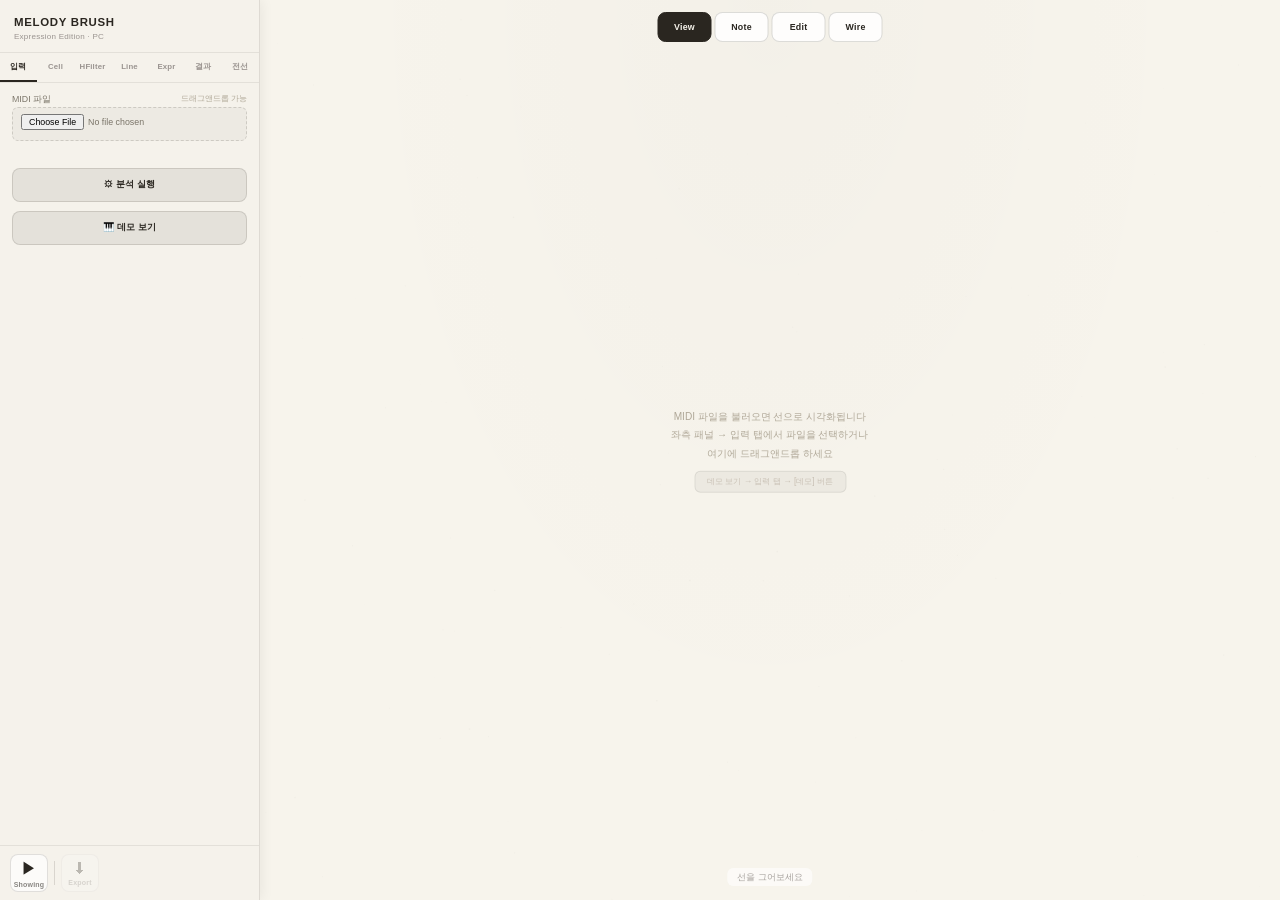
<file: melodybrush_v13_fix4/index.html>
<!DOCTYPE html>
<html lang="ko">
<head>
<meta charset="utf-8">
<meta name="viewport" content="width=device-width,initial-scale=1">
<title>Melody Brush — PC</title>
<link rel="stylesheet" href="style.css">
<link rel="stylesheet" href="style.css">
</head>
<body>

<!-- ════ 사이드 패널 ════ -->
<div id="sidebar">
  <div id="sidebar-header">
    <div id="sidebar-logo">Melody Brush</div>
    <div id="sidebar-sub">Expression Edition · PC</div>
  </div>

  <div id="panel-tabs">
    <button class="ptab on"  data-tab="tab-input"  onclick="switchPanelTab(this)">입력</button>
    <button class="ptab"     data-tab="tab-cell"   onclick="switchPanelTab(this)">Cell</button>
    <button class="ptab"     data-tab="tab-hf"     onclick="switchPanelTab(this)">HFilter</button>
    <button class="ptab"     data-tab="tab-line"   onclick="switchPanelTab(this)">Line</button>
    <button class="ptab"     data-tab="tab-expr"   onclick="switchPanelTab(this)">Expr</button>
    <button class="ptab"     data-tab="tab-result" onclick="switchPanelTab(this)">결과</button>
    <button class="ptab"     data-tab="tab-wire"   onclick="switchPanelTab(this)">전선</button>
  </div>

  <div id="panel-scroll">
    <!-- 입력 탭 -->
    <div class="tab-section on" id="tab-input">
      <div>
        <div class="mp-label">MIDI 파일 <span style="font-size:.58rem;color:#b0a898">드래그앤드롭 가능</span></div>
        <input type="file" class="mf" id="midiFile" accept=".mid,.midi">
        <div id="midiStatus" style="font-size:.6rem;color:#9a9490;min-height:12px;margin-top:2px;font-family:monospace;"></div>
      </div>
      <button class="mp-btn mp-btn-sec" style="margin-top:4px;" onclick="runAnalysis()">⚙ 분석 실행</button>
      <button class="mp-btn mp-btn-sec" onclick="runDemo()">🎹 데모 보기</button>
      <div id="tab-input-lines" style="display:none;">
        <div class="mp-title">Line 목록</div>
        <div class="line-list" id="lineList"></div>
      </div>
    </div>

    <!-- Cell 탭 -->
    <div class="tab-section" id="tab-cell">
      <div class="mp-title">Cell 분해</div>
      <div class="mp-label">Cell 크기 <span class="vv" id="v_cell">80ms</span></div>
      <input type="range" class="msl" id="cellMs" min="20" max="200" step="10" value="80">
      <div class="mp-label">Attack 임계 <span class="vv" id="v_atk">0.25</span></div>
      <input type="range" class="msl" id="atkThr" min="0.05" max="0.60" step="0.05" value="0.25">
      <div class="mp-label">Vibrato (cent) <span class="vv" id="v_vib">40</span></div>
      <input type="range" class="msl" id="vibCent" min="10" max="120" step="5" value="40">
      <div class="mp-label">Decay 기울기 <span class="vv" id="v_dec">0.15</span></div>
      <input type="range" class="msl" id="decThr" min="0.05" max="0.50" step="0.05" value="0.15">
    </div>

    <!-- HFilter 탭 -->
    <div class="tab-section" id="tab-hf">
      <div class="mp-title">Human Filter</div>
      <div class="mp-label">적용 강도 <span class="vv" id="v_hfstr">1.0</span></div>
      <input type="range" class="msl" id="hfStrength" min="0" max="1" step="0.1" value="1.0">
      <div class="mp-label">Vibrato 최소 지속 <span class="vv" id="v_vdur">120ms</span></div>
      <input type="range" class="msl" id="vibDur" min="40" max="300" step="10" value="120">
      <div class="mp-label">Glide 최소 이동 <span class="vv" id="v_gmin">80cent</span></div>
      <input type="range" class="msl" id="glideMin" min="30" max="200" step="10" value="80">
      <div class="mp-label">True Change 임계 <span class="vv" id="v_tch">150cent</span></div>
      <input type="range" class="msl" id="trueThr" min="80" max="300" step="10" value="150">
    </div>

    <!-- Line 탭 -->
    <div class="tab-section" id="tab-line">
      <div class="mp-title">Line 분리</div>
      <div class="mp-label">Gap 임계 <span class="vv" id="v_gap">250ms</span></div>
      <input type="range" class="msl" id="gapThr" min="50" max="800" step="25" value="250">
      <div class="mp-label">Pitch Jump 임계 <span class="vv" id="v_pjump">500cent</span></div>
      <input type="range" class="msl" id="pitchJump" min="100" max="1200" step="50" value="500">
      <div class="mp-label">최소 Note 수 <span class="vv" id="v_minn">2</span></div>
      <input type="range" class="msl" id="minNotes" min="1" max="8" step="1" value="2">
    </div>

    <!-- Expr 탭 -->
    <div class="tab-section" id="tab-expr">
      <div class="mp-title">Expression Engine</div>
      <div class="mp-label">PB 범위 (semi) <span class="vv" id="v_pbr">2</span></div>
      <input type="range" class="msl" id="pbRange" min="1" max="12" step="1" value="2">
      <div class="mp-label">Vibrato PB 깊이 <span class="vv" id="v_vbpb">0.7</span></div>
      <input type="range" class="msl" id="vibPbDepth" min="0.1" max="1.0" step="0.1" value="0.7">
      <div class="mp-label">Glide PB 강도 <span class="vv" id="v_glpb">0.8</span></div>
      <input type="range" class="msl" id="glidePb" min="0.1" max="1.0" step="0.1" value="0.8">
      <div class="mp-label">CC11 Decay 곡선 <span class="vv" id="v_deccv">0.5</span></div>
      <input type="range" class="msl" id="decCurve" min="0.1" max="1.0" step="0.1" value="0.5">
      <div class="mp-label">Velocity 스케일 <span class="vv" id="v_vs">1.0</span></div>
      <input type="range" class="msl" id="velScale" min="0.5" max="1.5" step="0.1" value="1.0">
    </div>

    <!-- 결과 탭 -->
    <div class="tab-section" id="tab-result">
      <div class="mp-title">통계</div>
      <div class="mp-stat-grid">
        <div class="mp-stat"><div class="sk">Notes</div><div class="sv" id="s_notes">—</div></div>
        <div class="mp-stat"><div class="sk">Cells</div><div class="sv" id="s_cells">—</div></div>
        <div class="mp-stat"><div class="sk">Lines</div><div class="sv" id="s_lines">—</div></div>
        <div class="mp-stat"><div class="sk">Duration</div><div class="sv" id="s_dur">—</div></div>
        <div class="mp-stat" style="grid-column:span 2"><div class="sk">BPM</div><div class="sv" id="s_bpm">—</div></div>
      </div>
      <div class="mp-title" style="margin-top:2px;">로그</div>
      <div class="mp-console" id="logBox"></div>
    </div>

    <!-- 전선 탭 -->
    <div class="tab-section" id="tab-wire">
      <div class="mp-title">전선 (Wire Layer)</div>

      <div class="mp-label" style="font-weight:700;">적용 방식</div>
      <div id="wire-mode-btns" style="display:flex;flex-direction:column;gap:3px;margin-bottom:4px;">
        <button class="wmbtn act" data-wm="full"  onclick="setWireMode('full')">① 전체 연결 — 동일 피복으로 전체 덮기</button>
        <button class="wmbtn"     data-wm="pitch" onclick="setWireMode('pitch')">② 피치별 — 음역 위상에 따라 투명도 조절</button>
        <button class="wmbtn"     data-wm="time"  onclick="setWireMode('time')">③ 타임라인별 — 구간마다 피복 개별 조절</button>
      </div>

      <div class="mp-label">피복 색상</div>
      <div style="display:flex;gap:5px;flex-wrap:wrap;margin-bottom:4px;" id="wire-color-swatches">
        <div class="wcs act" data-col="#f7f4ec" style="background:#f7f4ec;border:1.5px solid #2a2620;"></div>
        <div class="wcs" data-col="#2a2620" style="background:#2a2620;"></div>
        <div class="wcs" data-col="#5b6ea8" style="background:#5b6ea8;"></div>
        <div class="wcs" data-col="#3d8f6a" style="background:#3d8f6a;"></div>
        <div class="wcs" data-col="#a06b30" style="background:#a06b30;"></div>
        <div class="wcs" data-col="#7a4a8a" style="background:#7a4a8a;"></div>
      </div>

      <div id="wire-opt-full">
        <div class="mp-label">피복 투명도 <span class="vv" id="v_wire_alpha">0.92</span></div>
        <input type="range" class="msl" id="wireAlpha" min="0" max="1" step="0.01" value="0.92">
        <div class="mp-label">피복 두께 <span class="vv" id="v_wire_w">자동</span></div>
        <input type="range" class="msl" id="wireWidth" min="0" max="40" step="1" value="0">
        <div style="font-size:.58rem;color:#9a9490;margin-top:-3px;">0 = Cell 크기 기준 자동</div>
      </div>

      <div id="wire-opt-pitch" style="display:none;">
        <div class="mp-label">고음 투명도 <span class="vv" id="v_wire_hi_a">0.30</span></div>
        <input type="range" class="msl" id="wireHiAlpha" min="0" max="1" step="0.01" value="0.30">
        <div class="mp-label">저음 투명도 <span class="vv" id="v_wire_lo_a">0.95</span></div>
        <input type="range" class="msl" id="wireLoAlpha" min="0" max="1" step="0.01" value="0.95">
        <div class="mp-label">기준 피치 <span class="vv" id="v_wire_psplit">C4</span></div>
        <input type="range" class="msl" id="wirePitchSplit" min="36" max="96" step="1" value="60">
        <div style="font-size:.58rem;color:#9a9490;margin-top:-3px;">기준 음보다 높으면 고음 투명도</div>
      </div>

      <div id="wire-opt-time" style="display:none;">
        <div class="mp-label">구간 수 <span class="vv" id="v_wire_segs">4</span></div>
        <input type="range" class="msl" id="wireSegCount" min="2" max="8" step="1" value="4">
        <div id="wire-seg-sliders" style="display:flex;flex-direction:column;gap:2px;margin-top:2px;"></div>
      </div>

      <div style="height:1px;background:rgba(20,15,5,0.09);margin:5px 0;"></div>
      <button class="mp-btn mp-btn-pri" id="btn-apply-wire" onclick="applyWireLayer()" disabled>선 입히기</button>
      <div style="display:flex;gap:5px;">
        <button class="mp-btn mp-btn-sec" id="btn-merge-wire" onclick="mergeWireLayer()" disabled style="flex:1">레이어 병합</button>
        <button class="mp-btn mp-btn-sec" id="btn-remove-wire" onclick="removeWireLayer()" disabled style="flex:1">전선 제거</button>
      </div>
      <div id="wire-status" style="font-size:.6rem;color:#9a9490;font-family:monospace;min-height:13px;margin-top:2px;"></div>
    </div>
  </div>

  <!-- 레이어 패널 -->
  <div id="layer-panel" style="display:none;flex-shrink:0;border-top:1px solid rgba(20,15,5,0.08);background:#f5f2eb;">
    <div style="padding:6px 12px 4px;display:flex;align-items:center;justify-content:space-between;">
      <span style="font-size:.6rem;font-weight:700;color:#2a2620;letter-spacing:.05em;text-transform:uppercase;">Layers</span>
      <span id="layer-count" style="font-size:.58rem;color:#9a9490;font-family:monospace;"></span>
    </div>
    <div id="layer-list" style="max-height:140px;overflow-y:auto;padding:0 8px 6px;display:flex;flex-direction:column;gap:2px;scrollbar-width:thin;scrollbar-color:rgba(20,15,5,0.15) transparent;"></div>
  </div>

  <!-- 하단 툴바 -->
  <div id="sidebar-tools">
    <div class="tool-row">
      <button class="tbtn" id="btn-play" onclick="togglePlay()">▶<span class="lbl">Showing</span></button>
      <div class="tsep"></div>
      <button class="tbtn" id="btn-export" onclick="doMidiSave()" disabled>⬇<span class="lbl">Export</span></button>
    </div>
    <div id="edit-tools">
      <div style="height:1px;background:rgba(20,15,5,0.08);margin:2px 0;"></div>
      <div class="tool-row">
        <button class="tbtn act" id="btn-draw"  onclick="setTool('draw')">✒<span class="lbl">Draw</span></button>
        <button class="tbtn"     id="btn-catch" onclick="setTool('catch')">⊕<span class="lbl">Catch</span></button>
        <div class="tsep"></div>
        <button class="tbtn"     id="btn-undo"  onclick="undo()">↶<span class="lbl">Undo</span></button>
        <div class="tsep"></div>
        <div id="instr-toggle">
          <button class="ibtn act" id="ibtn-piano"  onclick="setInstrument('piano')">🎹</button>
          <button class="ibtn"     id="ibtn-violin" onclick="setInstrument('violin')">🎻</button>
        </div>
      </div>
    </div>
  </div>
</div>

<!-- ════ 캔버스 영역 ════ -->
<div id="paper-wrap">
  <canvas id="paper"></canvas>
  <div class="pcursor" id="pcursor"></div>

  <!-- 드래그앤드롭 오버레이 -->
  <div id="drop-overlay">🎵 여기에 MIDI 파일을 놓으세요</div>

  <!-- 빈 화면 안내 -->
  <div id="drop-hint">
    <div class="dh-text">MIDI 파일을 불러오면 선으로 시각화됩니다<br>좌측 패널 → 입력 탭에서 파일을 선택하거나<br>여기에 드래그앤드롭 하세요</div>
    <div class="dh-key">데모 보기 → 입력 탭 → [데모] 버튼</div>
  </div>

  <!-- 상단 모드바 -->
  <div id="mode-bar">
    <button class="mbtn act" id="mbtn-view" onclick="setAppMode('view')">View</button>
    <button class="mbtn"     id="mbtn-note" onclick="setAppMode('note')">Note</button>
    <button class="mbtn"     id="mbtn-edit" onclick="setAppMode('edit')">Edit</button>
    <button class="mbtn"     id="mbtn-wire" onclick="setAppMode('wire')">Wire</button>
  </div>

  <!-- LOD 배지 -->
  <div id="lod-badge"></div>

  <!-- Gesture 범례 -->
  <div id="gest-legend">
    <div class="gl-item"><div class="gl-dot" style="background:#facc15"></div>ATK</div>
    <div class="gl-item"><div class="gl-dot" style="background:#4ade80"></div>HLD</div>
    <div class="gl-item"><div class="gl-dot" style="background:#c084fc"></div>VIB</div>
    <div class="gl-item"><div class="gl-dot" style="background:#f97316"></div>GLI</div>
    <div class="gl-item"><div class="gl-dot" style="background:#60a5fa"></div>DEC</div>
    <div class="gl-item"><div class="gl-dot" style="background:#94a3b8"></div>TAIL</div>
    <div class="gl-item"><div class="gl-dot" style="background:#f87171"></div>NOISE</div>
  </div>

  <!-- 힌트 -->
  <div id="hint"></div>

  <!-- 진행바 -->
  <div id="prog-wrap">
    <div id="prog-label">분석 중…</div>
    <div id="prog-track"><div id="prog-bar"></div></div>
  </div>

  <!-- 미니맵 -->
  <div id="minimap-wrap">
    <canvas id="minimap-canvas" width="280" height="140"></canvas>
    <div id="minimap-vp"></div>
  </div>

  <!-- 단축키 힌트 -->
  <div id="shortcuts">
    Space: 재생/정지 &nbsp; Ctrl+Z: 되돌리기<br>
    휠: 줌 &nbsp; 드래그: 이동<br>
    V: View &nbsp; N: Note &nbsp; E: Edit
  </div>
</div>

<!-- ════ state.js ════ -->

<!-- ════ midi.js ════ -->

<!-- ════ phase.js ════ -->

<!-- ════ tracking.js ════ -->

<!-- ════ flow.js ════ -->

<!-- ════ render.js ════ -->

<!-- ════ playback.js ════ -->

<!-- ════ wire.js ════ -->

<!-- ════ ui.js ════ -->

<!-- ════ main.js ════ -->


<!-- ════ 공유 JS ════ -->
<script src="js/state.js"></script>
<script src="js/midi.js"></script>
<script src="js/render.js"></script>
<script src="js/playback.js"></script>
<script src="js/phase.js"></script>
<script src="js/tracking.js"></script>
<script src="js/flow.js"></script>
<script src="js/wire.js"></script>
<!-- ════ PC 전용 JS ════ -->
<script src="js/ui.js"></script>
<script src="js/main.js"></script>
</body>
</html>
</file>
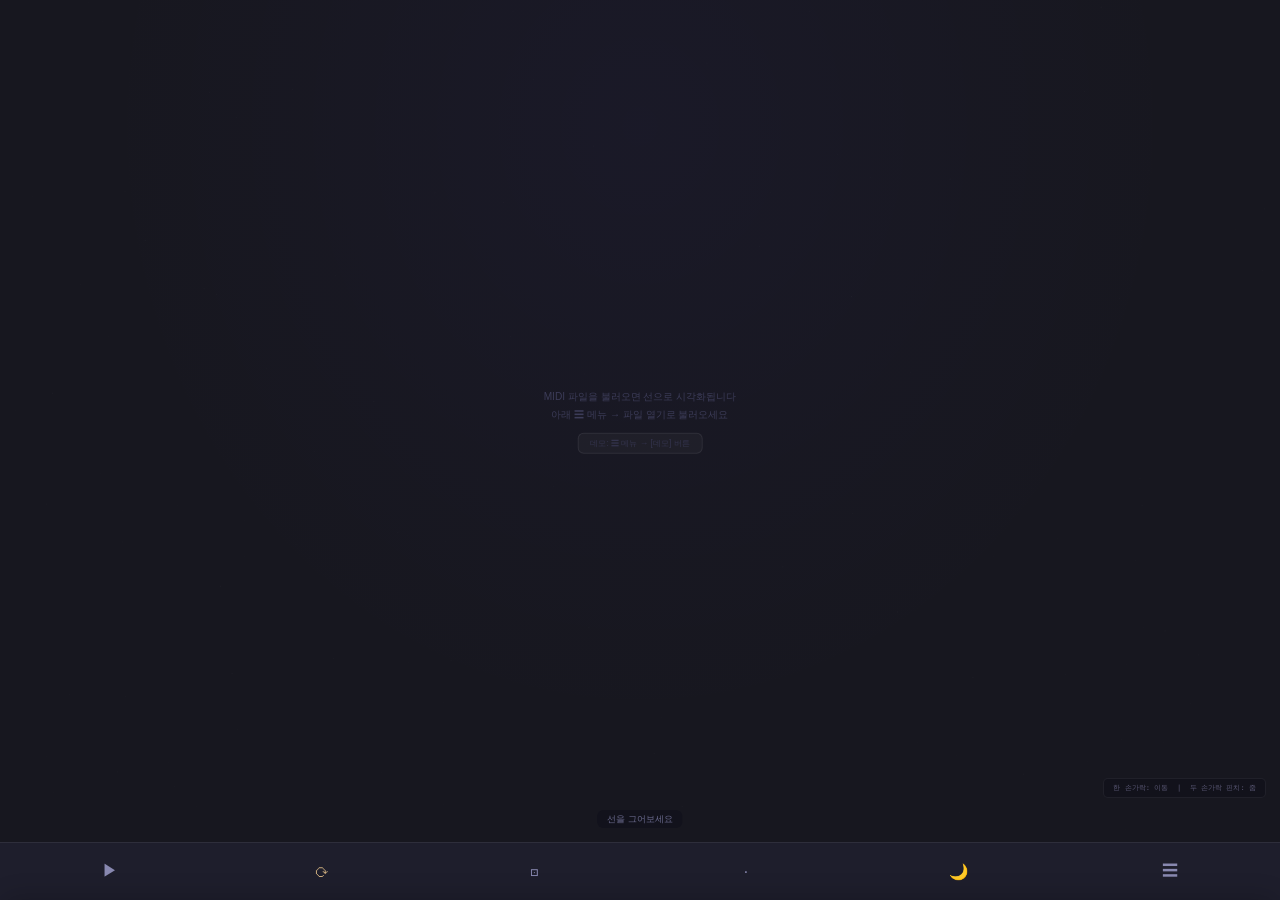
<file: melodybrush_v13mobile/index.html>
<!DOCTYPE html>
<html lang="ko">
<head>
<meta charset="utf-8">
<meta name="viewport" content="width=device-width,initial-scale=1">
<title>Melody Brush — Mobile</title>
<link rel="stylesheet" href="style.css">
</head>
<body>

<!-- ════ 사이드 패널 (모바일에서 숨김 — JS DOM 참조용으로만 유지) ════ -->
<div id="sidebar" style="display:none" aria-hidden="true">
  <div id="sidebar-header">
    <div>
      <div id="sidebar-logo">Melody Brush</div>
      <div id="sidebar-sub">Expression Edition · PC</div>
    </div>
    <button id="btn-darkmode" onclick="toggleDarkMode()" title="다크 모드 전환">☀</button>
  </div>

  <div id="panel-tabs">
    <button class="ptab on" data-tab="tab-load" onclick="switchPanelTab(this)">로드</button>
    <button class="ptab"    data-tab="tab-view" onclick="switchPanelTab(this)">뷰</button>
    <button class="ptab"    data-tab="tab-wire" onclick="switchPanelTab(this)">전선</button>
  </div>

  <div id="panel-scroll">
    <!-- 로드 탭 -->
    <div class="tab-section on" id="tab-load">
      <div class="mp-label">MIDI 파일 <span style="font-size:.70rem;color:#b0a898">드래그앤드롭 가능</span></div>
      <div style="display:flex;gap:5px;align-items:center;">
        <input type="file" class="mf" id="midiFile-sidebar" accept=".mid,.midi,audio/midi,audio/x-midi,application/octet-stream" style="flex:1;">
        <button class="pbtn" onclick="addMidiLayer()" title="MIDI 파일 추가 (새 레이어)" style="flex:none;padding:5px 8px;font-size:.70rem;">＋</button>
      </div>
      <div id="midiStatus" style="font-size:.72rem;color:#9a9490;min-height:14px;margin-top:2px;font-family:monospace;"></div>
      <div id="midi-layer-list" style="display:none;flex-direction:column;gap:3px;margin-top:3px;"></div>
      <div id="tab-input-lines" style="display:none;">
        <div style="height:1px;background:rgba(20,15,5,0.08);margin:2px 0;"></div>
        <div class="mp-title clp-hdr" onclick="toggleSection('clp-lines')">
          Line 목록<span class="clp-arrow" id="clp-lines-arr">▾</span>
        </div>
        <div id="clp-lines">
          <div class="line-list" id="lineList"></div>
        </div>
      </div>
      <div style="height:1px;background:rgba(20,15,5,0.08);margin:2px 0;"></div>
      <div class="mp-title clp-hdr" onclick="toggleSection('clp-stat')">
        통계<span class="clp-arrow" id="clp-stat-arr">▾</span>
      </div>
      <div id="clp-stat">
        <div class="mp-stat-grid">
          <div class="mp-stat"><div class="sk">Notes</div><div class="sv" id="s_notes">—</div></div>
          <div class="mp-stat"><div class="sk">Cells</div><div class="sv" id="s_cells">—</div></div>
          <div class="mp-stat"><div class="sk">Lines</div><div class="sv" id="s_lines">—</div></div>
          <div class="mp-stat"><div class="sk">Duration</div><div class="sv" id="s_dur">—</div></div>
          <div class="mp-stat" style="grid-column:span 2"><div class="sk">BPM</div><div class="sv" id="s_bpm">—</div></div>
        </div>
      </div>
      <div class="mp-title clp-hdr" onclick="toggleSection('clp-log')">
        로그<span class="clp-arrow" id="clp-log-arr">▾</span>
      </div>
      <div id="clp-log">
        <div class="mp-console" id="logBox"></div>
      </div>
    </div>

    <!-- 뷰 탭 -->
    <div class="tab-section" id="tab-view">
      <div class="mp-title">Line 분리 — 연결 우선</div>
      <div class="mp-label">Gap 임계값 — 이 이상이면 끊음</div>
      <div class="presetrow" id="gap-presets">
        <button class="pbtn" data-val="250" onclick="setGapPreset(this)">250ms</button>
        <button class="pbtn" data-val="500" onclick="setGapPreset(this)">500ms</button>
        <button class="pbtn act" data-val="800" onclick="setGapPreset(this)">800ms</button>
        <button class="pbtn" data-val="1200" onclick="setGapPreset(this)">1200ms</button>
      </div>
      <input type="hidden" id="gapThr" value="800">
      <div class="mp-label">Pitch Jump 임계값 — 이 이상이면 끊음</div>
      <div class="presetrow" id="pjump-presets">
        <button class="pbtn" data-val="600" onclick="setPitchPreset(this)">600c</button>
        <button class="pbtn" data-val="900" onclick="setPitchPreset(this)">900c</button>
        <button class="pbtn act" data-val="1200" onclick="setPitchPreset(this)">1200c</button>
        <button class="pbtn" data-val="99999" onclick="setPitchPreset(this)">OFF</button>
      </div>
      <input type="hidden" id="pitchJump" value="1200">
      <div class="mp-label">최소 Note 수 <span class="vv" id="v_minn">2</span></div>
      <input type="range" class="msl" id="minNotes" min="1" max="8" step="1" value="2">
      <div class="presetrow" style="flex-wrap:wrap;gap:4px;margin-top:2px;">
        <button class="pbtn" id="btn-stp" onclick="toggleSameTrackPriority()" style="flex:none;padding:5px 8px;">Same Track 우선</button>
        <button class="pbtn" id="btn-swc" onclick="toggleWeakConn()" style="flex:none;padding:5px 8px;">Weak 연결 표시</button>
        <button class="pbtn" id="btn-ghost" onclick="toggleGhostConn()" style="flex:none;padding:5px 8px;">유령선 연결</button>
      </div>
      <div style="height:1px;background:rgba(20,15,5,0.08);margin:4px 0;"></div>
      <div class="mp-title">Expression</div>
      <div class="mp-label">PB 범위 (semi) <span class="vv" id="v_pbr">2</span></div>
      <input type="range" class="msl" id="pbRange" min="1" max="12" step="1" value="2">
      <div class="mp-label">Vibrato 깊이 <span class="vv" id="v_vbpb">0.7</span></div>
      <input type="range" class="msl" id="vibPbDepth" min="0.1" max="1.0" step="0.1" value="0.7">
      <div class="mp-label">Glide 강도 <span class="vv" id="v_glpb">0.8</span></div>
      <input type="range" class="msl" id="glidePb" min="0.1" max="1.0" step="0.1" value="0.8">
      <div class="mp-label">Velocity <span class="vv" id="v_vs">1.0</span></div>
      <input type="range" class="msl" id="velScale" min="0.5" max="1.5" step="0.1" value="1.0">
    </div>


    <!-- 전선 탭 -->
    <div class="tab-section" id="tab-wire">
      <div class="mp-title">전선 (Wire Layer)</div>

      <div class="mp-label" style="font-weight:700;">적용 방식</div>
      <div id="wire-mode-btns" style="display:flex;flex-direction:column;gap:3px;margin-bottom:4px;">
        <button class="wmbtn act" data-wm="full"  onclick="setWireMode('full')">① 전체 연결 — 동일 피복으로 전체 덮기</button>
        <button class="wmbtn"     data-wm="pitch" onclick="setWireMode('pitch')">② 피치별 — 음역 위상에 따라 투명도 조절</button>
        <button class="wmbtn"     data-wm="time"  onclick="setWireMode('time')">③ 타임라인별 — 구간마다 피복 개별 조절</button>
      </div>

      <div class="mp-label">피복 색상</div>
      <div style="display:flex;gap:5px;flex-wrap:wrap;margin-bottom:4px;" id="wire-color-swatches">
        <div class="wcs act" data-col="#f7f4ec" style="background:#f7f4ec;border:1.5px solid #2a2620;"></div>
        <div class="wcs" data-col="#2a2620" style="background:#2a2620;"></div>
        <div class="wcs" data-col="#5b6ea8" style="background:#5b6ea8;"></div>
        <div class="wcs" data-col="#3d8f6a" style="background:#3d8f6a;"></div>
        <div class="wcs" data-col="#a06b30" style="background:#a06b30;"></div>
        <div class="wcs" data-col="#7a4a8a" style="background:#7a4a8a;"></div>
      </div>

      <div id="wire-opt-full">
        <div class="mp-label">피복 투명도 <span class="vv" id="v_wire_alpha">0.92</span></div>
        <input type="range" class="msl" id="wireAlpha" min="0" max="1" step="0.01" value="0.92">
        <div class="mp-label">피복 두께 <span class="vv" id="v_wire_w">자동</span></div>
        <input type="range" class="msl" id="wireWidth" min="0" max="40" step="1" value="0">
        <div style="font-size:.70rem;color:#9a9490;margin-top:-3px;">0 = Cell 크기 기준 자동</div>
      </div>

      <div id="wire-opt-pitch" style="display:none;">
        <div class="mp-label">고음 투명도 <span class="vv" id="v_wire_hi_a">0.30</span></div>
        <input type="range" class="msl" id="wireHiAlpha" min="0" max="1" step="0.01" value="0.30">
        <div class="mp-label">저음 투명도 <span class="vv" id="v_wire_lo_a">0.95</span></div>
        <input type="range" class="msl" id="wireLoAlpha" min="0" max="1" step="0.01" value="0.95">
        <div class="mp-label">기준 피치 <span class="vv" id="v_wire_psplit">C4</span></div>
        <input type="range" class="msl" id="wirePitchSplit" min="36" max="96" step="1" value="60">
        <div style="font-size:.70rem;color:#9a9490;margin-top:-3px;">기준 음보다 높으면 고음 투명도</div>
      </div>

      <div id="wire-opt-time" style="display:none;">
        <div class="mp-label">구간 수 <span class="vv" id="v_wire_segs">4</span></div>
        <input type="range" class="msl" id="wireSegCount" min="2" max="8" step="1" value="4">
        <div id="wire-seg-sliders" style="display:flex;flex-direction:column;gap:2px;margin-top:2px;"></div>
      </div>

      <div style="height:1px;background:rgba(20,15,5,0.09);margin:5px 0;"></div>
      <button class="mp-btn mp-btn-pri" id="btn-apply-wire" onclick="applyWireLayer()" disabled>선 입히기</button>
      <div style="display:flex;gap:5px;">
        <button class="mp-btn mp-btn-sec" id="btn-merge-wire" onclick="mergeWireLayer()" disabled style="flex:1">레이어 병합</button>
        <button class="mp-btn mp-btn-sec" id="btn-remove-wire" onclick="removeWireLayer()" disabled style="flex:1">전선 제거</button>
      </div>
      <div id="wire-status" style="font-size:.72rem;color:#9a9490;font-family:monospace;min-height:14px;margin-top:2px;"></div>
    </div>

    <!-- 고급 설정 (접이식) -->
    <div style="height:1px;background:rgba(20,15,5,0.08);margin:4px 0;"></div>
    <button id="btn-adv" onclick="toggleAdv()" style="width:100%;border:none;background:transparent;text-align:left;font-size:.76rem;font-weight:700;color:#9a9490;padding:5px 2px;cursor:pointer;letter-spacing:.03em;">고급 설정 ▾</button>
    <div id="adv-section" style="display:none;flex-direction:column;gap:8px;">
      <div class="mp-title">Cell 분해</div>
      <div class="mp-label">Cell 크기 <span class="vv" id="v_cell">80ms</span></div>
      <input type="range" class="msl" id="cellMs" min="20" max="200" step="10" value="80">
      <div class="mp-label">Attack 임계 <span class="vv" id="v_atk">0.25</span></div>
      <input type="range" class="msl" id="atkThr" min="0.05" max="0.60" step="0.05" value="0.25">
      <div class="mp-label">Vibrato (cent) <span class="vv" id="v_vib">40</span></div>
      <input type="range" class="msl" id="vibCent" min="10" max="120" step="5" value="40">
      <div class="mp-label">Decay 기울기 <span class="vv" id="v_dec">0.15</span></div>
      <input type="range" class="msl" id="decThr" min="0.05" max="0.50" step="0.05" value="0.15">
      <div class="mp-title">Human Filter</div>
      <div class="mp-label">적용 강도 <span class="vv" id="v_hfstr">1.0</span></div>
      <input type="range" class="msl" id="hfStrength" min="0" max="1" step="0.1" value="1.0">
      <div class="mp-label">Vibrato 최소 지속 <span class="vv" id="v_vdur">120ms</span></div>
      <input type="range" class="msl" id="vibDur" min="40" max="300" step="10" value="120">
      <div class="mp-label">Glide 최소 이동 <span class="vv" id="v_gmin">80cent</span></div>
      <input type="range" class="msl" id="glideMin" min="30" max="200" step="10" value="80">
      <div class="mp-label">True Change 임계 <span class="vv" id="v_tch">150cent</span></div>
      <input type="range" class="msl" id="trueThr" min="80" max="300" step="10" value="150">
      <div class="mp-title">Expression 상세</div>
      <div class="mp-label">CC11 Decay 곡선 <span class="vv" id="v_deccv">0.5</span></div>
      <input type="range" class="msl" id="decCurve" min="0.1" max="1.0" step="0.1" value="0.5">
      <button class="mp-btn mp-btn-sec" onclick="runAnalysis()">심층 분석 실행</button>
      <button class="mp-btn mp-btn-sec" onclick="runDemo()">데모</button>
    </div>
  </div>

  <!-- 레이어 패널 -->
  <div id="layer-panel" style="display:none;flex-shrink:0;border-top:1px solid rgba(20,15,5,0.08);background:#f5f2eb;">
    <div style="padding:6px 12px 4px;display:flex;align-items:center;justify-content:space-between;">
      <span style="font-size:.6rem;font-weight:700;color:#2a2620;letter-spacing:.05em;text-transform:uppercase;">Layers</span>
      <span id="layer-count" style="font-size:.58rem;color:#9a9490;font-family:monospace;"></span>
    </div>
    <div id="layer-list" style="max-height:140px;overflow-y:auto;padding:0 8px 6px;display:flex;flex-direction:column;gap:2px;scrollbar-width:thin;scrollbar-color:rgba(20,15,5,0.15) transparent;"></div>
  </div>

  <!-- Cell Inspector -->
  <div id="cell-inspector" style="display:none;flex-shrink:0;border-top:1px solid rgba(20,15,5,0.08);padding:6px 12px 8px;background:#f5f2eb;">
    <div style="display:flex;align-items:center;justify-content:space-between;margin-bottom:3px;">
      <span style="font-size:.6rem;font-weight:700;color:#2a2620;letter-spacing:.05em;text-transform:uppercase;">Cell Inspector</span>
      <button onclick="clearCellInspector()" style="border:none;background:transparent;font-size:.7rem;color:#9a9490;cursor:pointer;padding:0 3px;line-height:1;">✕</button>
    </div>
    <div id="cell-inspector-body" style="font:10.5px/1.7 monospace;color:#5a5248;"></div>
  </div>

  <!-- 하단 툴바 -->
  <div id="sidebar-tools">
    <div class="tool-row">
      <button class="tbtn" id="btn-play" onclick="togglePlay()">▶<span class="lbl">Play</span></button>
      <!-- 기본 모드 전용 -->
      <button class="tbtn act" id="btn-autofollow" onclick="toggleAutoFollow()" title="재생 시 자동 스크롤">⟳<span class="lbl">Follow</span></button>
      <button class="tbtn" id="btn-pitchfollow" onclick="togglePitchFollow()" title="포커스 트랙 피치 따라가기">♩<span class="lbl">Pitch</span></button>
      <button class="tbtn" id="btn-fitview" onclick="fitView()" title="전체 선 최적 맞춤">⊡<span class="lbl">맞춤</span></button>
      <button class="tbtn" id="btn-cellview" onclick="zoomToCell()" title="Cell 단위로 줌인">·<span class="lbl">Cell</span></button>
      <!-- Edit 모드 전용 -->
      <button class="tbtn act" id="btn-draw"  onclick="setTool('draw')">✒<span class="lbl">Draw</span></button>
      <button class="tbtn"     id="btn-catch" onclick="setTool('catch')">⊕<span class="lbl">Catch</span></button>
      <button class="tbtn"     id="btn-undo"  onclick="undo()">↶<span class="lbl">Undo</span></button>
      <div id="instr-toggle">
        <button class="ibtn act" id="ibtn-piano"  onclick="setInstrument('piano')">🎹</button>
        <button class="ibtn"     id="ibtn-violin" onclick="setInstrument('violin')">🎻</button>
      </div>
      <!-- 공통 -->
      <button class="tbtn" id="btn-export" onclick="doMidiSave()" disabled>⬇<span class="lbl">Export</span></button>
    </div>
  </div>
</div>

<!-- ════ 캔버스 영역 ════ -->
<div id="paper-wrap">
  <canvas id="paper"></canvas>
  <canvas id="paper-overlay"></canvas>
  <div class="pcursor" id="pcursor"></div>
  <div id="playhead-time"></div>

  <!-- 드래그앤드롭 오버레이 -->
  <div id="drop-overlay">🎵 여기에 MIDI 파일을 놓으세요</div>

  <!-- 빈 화면 안내 -->
  <div id="drop-hint">
    <div class="dh-text">MIDI 파일을 불러오면 선으로 시각화됩니다<br>아래 ☰ 메뉴 → 파일 열기로 불러오세요</div>
    <div class="dh-key">데모: ☰ 메뉴 → [데모] 버튼</div>
  </div>

  <!-- 상단 모드바 -->
  <div id="mode-bar">
    <button class="mbtn act" id="mbtn-view" onclick="setAppMode('view')">View</button>
    <button class="mbtn"     id="mbtn-note" onclick="setAppMode('note')">Note</button>
    <button class="mbtn"     id="mbtn-edit" onclick="setAppMode('edit')">Edit</button>
    <button class="mbtn"     id="mbtn-wire" onclick="setAppMode('wire')">Wire</button>
  </div>

  <!-- LOD 배지 -->
  <div id="lod-badge"></div>
  <!-- Zoom 힌트 -->
  <div id="zoom-hint">한 손가락: 이동 &nbsp;|&nbsp; 두 손가락 핀치: 줌</div>

  <!-- Gesture 범례 -->
  <div id="gest-legend">
    <div class="gl-item"><div class="gl-dot" style="background:#facc15"></div>ATK</div>
    <div class="gl-item"><div class="gl-dot" style="background:#4ade80"></div>HLD</div>
    <div class="gl-item"><div class="gl-dot" style="background:#c084fc"></div>VIB</div>
    <div class="gl-item"><div class="gl-dot" style="background:#f97316"></div>GLI</div>
    <div class="gl-item"><div class="gl-dot" style="background:#60a5fa"></div>DEC</div>
    <div class="gl-item"><div class="gl-dot" style="background:#94a3b8"></div>TAIL</div>
    <div class="gl-item"><div class="gl-dot" style="background:#f87171"></div>NOISE</div>
  </div>

  <!-- 힌트 -->
  <div id="hint"></div>

  <!-- 진행바 -->
  <div id="prog-wrap">
    <div id="prog-label">분석 중…</div>
    <div id="prog-track"><div id="prog-bar"></div></div>
  </div>

  <!-- 미니맵 -->
  <div id="minimap-wrap">
    <canvas id="minimap-canvas" width="280" height="140"></canvas>
    <div id="minimap-vp"></div>
  </div>

  <!-- 단축키 힌트 -->
  <div id="shortcuts" style="display:none"></div>
</div>

<!-- iOS: display:none 컨테이너 밖에 있어야 change 이벤트 발화 -->
<input type="file" id="midiFile" accept=".mid,.midi,audio/midi,audio/x-midi,application/octet-stream"
  style="position:fixed;left:-300px;top:-300px;width:1px;height:1px;opacity:0;">

<!-- ════ 모바일 하단 툴바 ════ -->
<div id="mobile-bar">
  <button class="m-tbtn" id="m-play" onclick="togglePlay()" title="재생/정지">▶</button>
  <button class="m-tbtn act" id="m-follow" onclick="toggleAutoFollow()" title="자동 스크롤">⟳</button>
  <button class="m-tbtn" id="m-fit" onclick="fitView()" title="전체 맞춤">⊡</button>
  <button class="m-tbtn" id="m-cell" onclick="zoomToCell()" title="Cell 단위 줌인">·</button>
  <button class="m-tbtn" id="m-dark" onclick="toggleDarkMode()" title="다크 모드">☀</button>
  <button class="m-tbtn" id="m-menu" onclick="toggleMobilePanel()" title="메뉴">☰</button>
</div>

<!-- ════ 모바일 패널 (슬라이드업) ════ -->
<div id="mobile-panel-bg" onclick="closeMobilePanel()"></div>
<div id="mobile-panel">
  <div id="mobile-panel-handle"></div>
  <div id="mobile-panel-scroll">

    <div class="mp-title" style="margin-top:0">MIDI 파일</div>
    <div style="display:flex;gap:6px;align-items:center;margin-bottom:4px;">
      <label class="m-filebtn" for="midiFile">파일 열기</label>
      <button class="pbtn" onclick="addMidiLayer();closeMobilePanel();" style="flex:none;padding:7px 10px;font-size:.75rem;">＋ 추가</button>
    </div>
    <div id="midiStatus-m" style="font-size:.72rem;color:#9a9490;min-height:14px;font-family:monospace;margin-bottom:6px;"></div>

    <div style="height:1px;background:rgba(20,15,5,0.08);margin:4px 0;"></div>
    <div class="mp-title clp-hdr" onclick="toggleSection('m-clp-stat')">
      통계<span class="clp-arrow" id="m-clp-stat-arr">▾</span>
    </div>
    <div id="m-clp-stat">
      <div class="mp-stat-grid">
        <div class="mp-stat"><div class="sk">Notes</div><div class="sv" id="m_s_notes">—</div></div>
        <div class="mp-stat"><div class="sk">Cells</div><div class="sv" id="m_s_cells">—</div></div>
        <div class="mp-stat"><div class="sk">Lines</div><div class="sv" id="m_s_lines">—</div></div>
        <div class="mp-stat"><div class="sk">Duration</div><div class="sv" id="m_s_dur">—</div></div>
        <div class="mp-stat" style="grid-column:span 2"><div class="sk">BPM</div><div class="sv" id="m_s_bpm">—</div></div>
      </div>
    </div>

    <div style="height:1px;background:rgba(20,15,5,0.08);margin:4px 0;"></div>
    <div class="mp-title clp-hdr" onclick="toggleSection('m-clp-log')">
      로그<span class="clp-arrow" id="m-clp-log-arr">▾</span>
    </div>
    <div id="m-clp-log">
      <div class="mp-console" id="logBox-m" style="max-height:120px;"></div>
    </div>

    <div style="height:1px;background:rgba(20,15,5,0.08);margin:4px 0;"></div>
    <div class="mp-title">재생 설정</div>
    <div style="display:flex;gap:6px;flex-wrap:wrap;margin-bottom:4px;">
      <button class="pbtn act" id="m-btn-autofollow" onclick="toggleAutoFollow()" style="flex:none;padding:7px 10px;">자동 스크롤</button>
      <button class="pbtn" id="m-btn-pitchfollow" onclick="togglePitchFollow()" style="flex:none;padding:7px 10px;">피치 따라가기</button>
    </div>
    <button class="mp-btn mp-btn-sec" onclick="runDemo();closeMobilePanel()">데모</button>

  </div>
</div>

<!-- ════ state.js ════ -->
<script>
/* ════════════════════════════════════════════════════════════
   상수 / 유틸리티
════════════════════════════════════════════════════════════ */
// Track = 색상 정체성, Line = 명도 변화만 (±14%)
const TRACK_BASE = [
  {h:   2, s: 88, l: 58}, // Track 0: 빨강
  {h: 218, s: 88, l: 60}, // Track 1: 파랑
  {h:  38, s: 90, l: 54}, // Track 2: 앰버/주황
  {h: 145, s: 80, l: 48}, // Track 3: 초록
  {h: 278, s: 85, l: 63}, // Track 4: 보라
  {h: 174, s: 82, l: 48}, // Track 5: 청록/에메랄드
  {h: 328, s: 88, l: 60}, // Track 6: 핫핑크
  {h:  50, s: 92, l: 52}, // Track 7: 금/황금색
];
function hslToHex(h, s, l) {
  s /= 100; l /= 100;
  const a = s * Math.min(l, 1 - l);
  const f = n => { const k = (n + h / 30) % 12; const c = l - a * Math.max(-1, Math.min(k - 3, 9 - k, 1)); return Math.round(255 * c).toString(16).padStart(2, '0'); };
  return `#${f(0)}${f(8)}${f(4)}`;
}
function trackLineColor(trackIdx, trackLineIdx) {
  const base = TRACK_BASE[trackIdx % TRACK_BASE.length];
  const lShift = (trackLineIdx % 5) * 7 - 14; // -14, -7, 0, +7, +14
  const lAdj = _darkMode ? 0 : -16;
  const L = Math.max(28, Math.min(82, base.l + lShift + lAdj));
  return hslToHex(base.h, base.s, L);
}
const TRACK_COLS_LIGHT = ['#1d4ed8','#15803d','#b45309','#7e22ce','#0e7490','#c2410c','#166534','#9d174d'];
const TRACK_COLS_DARK  = ['#60a5fa','#4ade80','#fbbf24','#c084fc','#22d3ee','#fb923c','#86efac','#f472b6'];
let TRACK_COLS = TRACK_COLS_DARK;
const GESTURE_COL = {
  ATTACK: '#facc15', HOLD: '#4ade80', VIBRATO: '#c084fc',
  GLIDE: '#f97316', DECAY: '#60a5fa', TAIL: '#94a3b8', NOISE: '#f87171'
};
const clamp = (v, lo, hi) => Math.max(lo, Math.min(hi, v));
const midiToCents = midi => (midi - 69) * 100;

const NOTE_NAMES_W = ['C','C#','D','D#','E','F','F#','G','G#','A','A#','B'];
function midiToName(m) { return NOTE_NAMES_W[m % 12] + (Math.floor(m / 12) - 1); }

/* ════════════════════════════════════════════════════════════
   캔버스 / 래퍼 전역 레퍼런스
   (main.js 맨 위에서 할당)
════════════════════════════════════════════════════════════ */
var cv, ctx, wrap;
var cvOverlay, ctxOverlay;
let _rafPending = 0;

/* ════════════════════════════════════════════════════════════
   뷰포트
════════════════════════════════════════════════════════════ */
let VP = {t0: 0, t1: 10000, p0: -1800, p1: 1800};
let DPR = 1, CW = 0, CH = 0;

function tx(t) { return (t - VP.t0) / (VP.t1 - VP.t0) * CW; }
function xt(x) { return VP.t0 + x / CW * (VP.t1 - VP.t0); }
function ly(p) { return CH * (1 - (p - VP.p0) / (VP.p1 - VP.p0)); }
function yl(y) { return VP.p0 + (1 - y / CH) * (VP.p1 - VP.p0); }

function vpPanBy(dxPx, dyPx) {
  const dt = dxPx / CW * (VP.t1 - VP.t0), dp = dyPx / CH * (VP.p1 - VP.p0);
  VP.t0 -= dt; VP.t1 -= dt; VP.p0 += dp; VP.p1 += dp;
}
function vpZoomAt(cx, cy, factor, tFactor, pFactor) {
  const tf = tFactor !== undefined ? tFactor : factor;
  const pf = pFactor !== undefined ? pFactor : factor;
  const tC = xt(cx), pC = yl(cy);
  const tSpan = clamp((VP.t1 - VP.t0) * tf, 200, 1200000);
  const pSpan = clamp((VP.p1 - VP.p0) * pf, 100, 7200);
  VP.t0 = tC - cx / CW * tSpan; VP.t1 = VP.t0 + tSpan;
  VP.p0 = pC - (1 - cy / CH) * pSpan; VP.p1 = VP.p0 + pSpan;
}
function autoFitVP(notes, totalMs) {
  if (!notes.length) { VP = {t0: 0, t1: Math.max(totalMs * 1.05, 5000), p0: -1800, p1: 1800}; return; }
  let lo = Infinity, hi = -Infinity;
  notes.forEach(n => { const c = midiToCents(n.midi); if (c < lo) lo = c; if (c > hi) hi = c; });
  const span = hi - lo, pad = Math.max(500, span * 0.55);
  VP.t0 = -totalMs * 0.03; VP.t1 = totalMs * 1.08;
  VP.p0 = lo - pad; VP.p1 = hi + pad;
  if (VP.p1 - VP.p0 < 900) { const m = (VP.p0 + VP.p1) / 2; VP.p0 = m - 450; VP.p1 = m + 450; }
}
function zoomToCell() {
  const tCenter = (VP.t0 + VP.t1) / 2;
  const pCenter = (VP.p0 + VP.p1) / 2;
  VP.t0 = tCenter - 1000; VP.t1 = tCenter + 1000;
  const pSpan = clamp(VP.p1 - VP.p0, 400, 1200);
  VP.p0 = pCenter - pSpan / 2; VP.p1 = pCenter + pSpan / 2;
  refreshLegend(); render();
}
function fitView() {
  let tMin = Infinity, tMax = -Infinity, pMin = Infinity, pMax = -Infinity;
  midiLines.forEach(line => {
    tMin = Math.min(tMin, line.startMs); tMax = Math.max(tMax, line.endMs);
    (line.smoothCoreline || []).forEach(p => { pMin = Math.min(pMin, p.cents); pMax = Math.max(pMax, p.cents); });
    if (!(line.smoothCoreline || []).length)
      line.fibers.forEach(f => f.points.forEach(p => { pMin = Math.min(pMin, p.cents); pMax = Math.max(pMax, p.cents); }));
  });
  _layer.strokes.forEach(s => (s.pts || []).forEach(p => {
    tMin = Math.min(tMin, p.time); tMax = Math.max(tMax, p.time);
    pMin = Math.min(pMin, p.pitch); pMax = Math.max(pMax, p.pitch);
  }));
  if (!isFinite(tMin)) return;
  const tSpan = Math.max(tMax - tMin, 500);
  const pSpan = pMax - pMin;
  const pPad = Math.max(200, pSpan * 0.22);
  VP.t0 = tMin - tSpan * 0.03;
  VP.t1 = tMax + tSpan * 0.05;
  VP.p0 = pMin - pPad;
  VP.p1 = pMax + pPad;
  if (VP.p1 - VP.p0 < 900) { const mid = (VP.p0 + VP.p1) / 2; VP.p0 = mid - 450; VP.p1 = mid + 450; }
  render();
}

/* ════════════════════════════════════════════════════════════
   LOD — 5단계 줌 레벨
════════════════════════════════════════════════════════════ */
function getLOD() {
  const s = VP.t1 - VP.t0;
  if (s > 60000) return 0;
  if (s > 15000) return 1;
  if (s > 4000)  return 2;
  if (s > 800)   return 3;
  return 4;
}
const LOD_NAMES = ['🌲 Forest', '〰 Line', '〜 Stroke', '· Cell', '✦ Gesture'];

/* ════════════════════════════════════════════════════════════
   앱 모드
════════════════════════════════════════════════════════════ */
let appMode = 'view';
let drawTool = 'draw';

/* ════════════════════════════════════════════════════════════
   분석 데이터
════════════════════════════════════════════════════════════ */
let midiTracks = [], allCells = [], hfResult = [], exprEvents = [];
let rawMidiTracks = []; // parseMidi 원본 — 트랙/채널 단위 (레이어 패널용)
let detectedBpm = 120, audioBuf = null, audioCtx2 = null;
let midiLines = [], selectedLine = null;
let _midiLayers = []; // [{name, visible}]
let _globalLineIdOff = 0;
let _activeLayerIdx = null; // null = 전체 동등, number = 포커스된 레이어
let _focusedTrack = null;  // null = 전체 동등, number = 포커스된 trackIdx
let _currentMidiName = 'MIDI';

/* ════════════════════════════════════════════════════════════
   Draw 레이어
════════════════════════════════════════════════════════════ */
let _layer = {id: 1, color: '#241f18', instrument: 'piano', strokes: []};
let _drawing = null;
let _catchPoint = null, _catchDragging = false;
const PULL_FALLOFF_MS = 420;
let _catchOrigPts = null, _catchOrigCents = 0, _catchTargetCents = 0, _catchCurCents = 0, _catchRAF = null;
let _holdStart = null, _holdAnchor = null, _holdMoved = false, _holdRAF = null;
const HOLD_DELAY = 400, HOLD_MAX_R = 24, HOLD_GROW = 0.014;
let _history = [];

/* ════════════════════════════════════════════════════════════
   레이어 (MIDI 트랙별 표시/숨김)
════════════════════════════════════════════════════════════ */
var hiddenTracks = new Set(); // "trackIdx-ch" 형태의 key
let wireLayer = null, wireMerged = false, wireColor = '#f7f4ec';
let wireMode = 'full';
let _wireDrag = null;

/* ════════════════════════════════════════════════════════════
   재생
════════════════════════════════════════════════════════════ */
let _activeSrcs = [], _playing = false, _playRAF = null, _playElapsed = -9999;
let _autoFollow = true, _sameTrackPriority = false, _showWeakConn = false, _darkMode = true;
let _showGhostConn = false;
let _pitchFollow = false;

/* ════════════════════════════════════════════════════════════
   미니맵
════════════════════════════════════════════════════════════ */
let _mmTotalMs = 0;
const MM_W = 280, MM_H = 140;

/* ════════════════════════════════════════════════════════════
   Space Cell (Grid Cell)
════════════════════════════════════════════════════════════ */
const GRID_TIME_STEP  = 80;  // ms
const GRID_PITCH_STEP = 100; // cents (= 1 semitone)
let gridCells = new Map();   // key: `${timeIdx},${pitchIdx}`
let _lastClickPos = null;
</script>

<!-- ════ midi.js ════ -->
<script>
/* ════════════════════════════════════════════════════════════
   MIDI PARSER
════════════════════════════════════════════════════════════ */
function parseMidi(buf) {
  const u8 = new Uint8Array(buf); let pos = 0;
  const r8 = () => u8[pos++];
  const r16 = () => { const v = (u8[pos] << 8) | u8[pos + 1]; pos += 2; return v; };
  const r32 = () => { const v = (u8[pos] << 24) | (u8[pos + 1] << 16) | (u8[pos + 2] << 8) | u8[pos + 3]; pos += 4; return v >>> 0; };
  const rVL = () => { let v = 0, b; do { b = r8(); v = (v << 7) | (b & 0x7f); } while (b & 0x80); return v; };
  if (String.fromCharCode(...u8.slice(0, 4)) !== 'MThd') throw new Error('Not a MIDI file');
  pos += 4; r32();
  const fmt = r16(), nTracks = r16(), tpb = r16();
  const rawTracks = [];
  for (let t = 0; t < nTracks; t++) {
    const hdr = String.fromCharCode(...u8.slice(pos, pos + 4)); pos += 4;
    if (hdr !== 'MTrk') throw new Error('Bad track header');
    const tLen = r32(), end = pos + tLen;
    const evs = []; let tick = 0, status = 0;
    while (pos < end) {
      const dt = rVL(); tick += dt; let b = u8[pos];
      if (b & 0x80) { status = b; pos++; }
      const cmd = status & 0xf0, ch = status & 0x0f;
      // [FIX] meta event는 status===0xff로 직접 비교해야 함
      // cmd = status & 0xf0 = 0xFF & 0xF0 = 0xF0 이므로 cmd===0xff는 절대 true가 안됨
      // → 템포 이벤트가 SysEx로 오인되어 완전히 무시되던 버그
      if (status === 0xff) {
        const mt = r8(), ml = rVL(), md = u8.slice(pos, pos + ml); pos += ml;
        if (mt === 0x51) evs.push({tick, type: 'tempo', uspb: (md[0] << 16) | (md[1] << 8) | md[2]});
        if (mt === 0x2f) break;
      } else if (cmd === 0xf0 || cmd === 0xf7) { const sl = rVL(); pos += sl; }
      else if (cmd === 0x90 || cmd === 0x80) { const note = r8(), vel = r8(); evs.push({tick, type: (cmd === 0x90 && vel > 0) ? 'on' : 'off', ch, note, vel}); }
      else if (cmd === 0xa0 || cmd === 0xb0 || cmd === 0xe0) { r8(); r8(); }
      else if (cmd === 0xc0 || cmd === 0xd0) { r8(); }
      else pos++;
    }
    pos = end; rawTracks.push(evs);
  }
  // [FIX] 기본값을 먼저 쌓지 않고, 실제 이벤트가 없을 때만 기본값(120BPM) 사용
  // 기존 코드는 tick=0 템포 이벤트가 있을 때 기본값 500000과 실제값이 공존해
  // tickToMs()가 tempos[0](잘못된 500000)을 prev로 시작해 속도 오차가 발생했음
  let tempos = [];
  rawTracks.flat().filter(e => e.type === 'tempo').sort((a, b) => a.tick - b.tick).forEach(e => tempos.push({tick: e.tick, uspb: e.uspb}));
  if (!tempos.length || tempos[0].tick > 0) tempos.unshift({tick: 0, uspb: 500000});
  function tickToMs(tick) {
    let ms = 0, prev = tempos[0];
    for (let i = 1; i < tempos.length; i++) { const t = tempos[i]; if (t.tick >= tick) break; ms += (t.tick - prev.tick) / tpb * (prev.uspb / 1000); prev = t; }
    return ms + (tick - prev.tick) / tpb * (prev.uspb / 1000);
  }
  detectedBpm = Math.round(60_000_000 / tempos[0].uspb);
  console.log('[MB] parseMidi — tpb:', tpb, '/ tempos:', tempos.map(t => `tick${t.tick}=uspb${t.uspb}`).join(', '), '/ BPM:', detectedBpm);
  const result = [];
  rawTracks.forEach((evs, ti) => {
    const byChannel = {};
    evs.forEach(e => { if (e.type !== 'on' && e.type !== 'off') return; if (!byChannel[e.ch]) byChannel[e.ch] = []; byChannel[e.ch].push(e); });
    Object.entries(byChannel).forEach(([ch, cev]) => {
      const open = {}, notes = [];
      cev.forEach(e => {
        if (e.type === 'on') open[e.note] = {tick: e.tick, vel: e.vel};
        else if (open[e.note]) {
          const o = open[e.note], startMs = tickToMs(o.tick), endMs = tickToMs(e.tick);
          if (endMs - startMs > 10) notes.push({midi: e.note, startMs, endMs, durMs: endMs - startMs, velocity: o.vel, trackIdx: ti, ch: +ch});
          delete open[e.note];
        }
      });
      if (notes.length) result.push({trackIdx: ti, ch: +ch, notes: notes.sort((a, b) => a.startMs - b.startMs)});
    });
  });
  if (result.length && result[0].notes.length) {
    const n = result[0].notes[0];
    console.log('[MB] 첫 노트 — midi:', n.midi, '/ startMs:', n.startMs.toFixed(1), '/ endMs:', n.endMs.toFixed(1), '/ durMs:', n.durMs.toFixed(1));
    const n2 = result[0].notes[1];
    if (n2) console.log('[MB] 두번째 노트 — startMs:', n2.startMs.toFixed(1));
  }
  result._bpm = detectedBpm; return result;
}

/* ════════════════════════════════════════════════════════════
   AUDIO META
════════════════════════════════════════════════════════════ */
function extractFrameMeta(ab, t0Ms, t1Ms) {
  const sr = ab.sampleRate, ch = ab.getChannelData(0);
  const s0 = Math.max(0, Math.floor(t0Ms / 1000 * sr)), s1 = Math.min(ch.length, Math.ceil(t1Ms / 1000 * sr));
  if (s1 <= s0) return {rms: 0, brightness: 0, pitchHz: 0, confidence: 0};
  const frame = ch.slice(s0, s1), n = frame.length;
  let sum2 = 0; for (let i = 0; i < n; i++) sum2 += frame[i] * frame[i];
  const rms = Math.sqrt(sum2 / n);
  let hi = 0, tot = 0, prev = 0;
  for (let i = 0; i < n; i++) { const s = frame[i], h = s - prev * 0.82; prev = s; hi += h * h; tot += s * s; }
  const brightness = tot > 1e-6 ? Math.sqrt(hi / n) / Math.sqrt(tot / n) : 0;
  let pitchHz = 0, confidence = 0;
  if (rms > 0.008) {
    const minL = Math.floor(sr / 1000), maxL = Math.floor(sr / 70);
    let bL = -1, bC = 0, mean = 0;
    for (let i = 0; i < n; i++) mean += frame[i]; mean /= n;
    for (let lag = minL; lag <= maxL && lag < n; lag++) {
      let c = 0, eA = 0, eB = 0; const lim = Math.min(n - lag, 512);
      for (let i = 0; i < lim; i++) { const a = frame[i] - mean, b = frame[i + lag] - mean; c += a * b; eA += a * a; eB += b * b; }
      const norm = c / Math.sqrt(eA * eB + 1e-9); if (norm > bC) { bC = norm; bL = lag; }
    }
    if (bL > 0 && bC > 0.3) { pitchHz = sr / bL; confidence = bC; }
  }
  return {rms: +rms.toFixed(5), brightness: +Math.min(1, brightness).toFixed(4), pitchHz: +pitchHz.toFixed(2), confidence: +confidence.toFixed(4)};
}

/* ════════════════════════════════════════════════════════════
   CELL DECOMPOSE
════════════════════════════════════════════════════════════ */
function decomposNote(note, cellMs, atkThr, vibCent, decThr, ab) {
  const cells = [], dur = note.durMs, nCell = Math.max(1, Math.ceil(dur / cellMs));
  const vel = note.velocity / 127, useAudio = !!ab;
  const frames = [];
  for (let i = 0; i < nCell; i++) {
    const t0 = note.startMs + i * cellMs, t1 = Math.min(note.startMs + (i + 1) * cellMs, note.endMs);
    if (useAudio) { frames.push(extractFrameMeta(ab, t0, t1)); }
    else {
      const r = i / Math.max(1, nCell - 1), atkF = Math.min(0.15, 2 / nCell), decF = Math.max(0.75, 1 - 3 / nCell);
      let rms;
      if (r < atkF) rms = vel * (r / atkF) * 0.12;
      else if (r > decF) rms = vel * (1 - (r - decF) / (1 - decF)) * 0.10;
      else rms = vel * (0.085 + Math.sin(r * Math.PI) * 0.015);
      frames.push({rms, brightness: 0.7 - r * 0.4 + (i === 0 ? 0.15 : 0), pitchHz: 440 * Math.pow(2, (note.midi - 69) / 12), confidence: (r < 0.05 || r > 0.92) ? 0.45 + vel * 0.3 : 0.7 + vel * 0.25});
    }
  }
  const maxRms = frames.reduce((a, f) => f.rms > a ? f.rms : a, 1e-6);
  const pitchDrifts = frames.map(f => { if (!f.pitchHz || f.confidence < 0.3) return 0; return 69 + 12 * Math.log2(f.pitchHz / 440) - note.midi; });
  const smDrift = pitchDrifts.map((_, i) => { const lo = Math.max(0, i - 1), hi = Math.min(pitchDrifts.length - 1, i + 1); let s = 0, c = 0; for (let j = lo; j <= hi; j++) { s += pitchDrifts[j]; c++; } return s / c; });
  const vibratoDepths = smDrift.map((_, i) => {
    if (i < 2 || i > nCell - 3) return 0;
    const win = smDrift.slice(Math.max(0, i - 3), Math.min(nCell, i + 4));
    const range = win.reduce((a, b) => b > a ? b : a, -Infinity) - win.reduce((a, b) => b < a ? b : a, Infinity);
    let sc = 0; for (let j = 1; j < win.length; j++) if (Math.sign(win[j]) !== Math.sign(win[j - 1])) sc++;
    const vibThresh = Math.max(0.01, (vibCent / 100) * 0.08);
    return range > vibThresh && sc >= 2 ? Math.min(1, range / (vibCent / 100)) : 0;
  });
  for (let i = 0; i < nCell; i++) {
    const f = frames[i], r = i / Math.max(1, nCell - 1);
    const t0 = note.startMs + i * cellMs, t1 = Math.min(note.startMs + (i + 1) * cellMs, note.endMs);
    const energy = +Math.min(1, f.rms / maxRms).toFixed(4);
    const brightness = +Math.min(1, f.brightness).toFixed(4);
    const harmonicRatio = +Math.min(1, f.confidence * (0.6 + energy * 0.4)).toFixed(4);
    const vibratoDepth = +vibratoDepths[i].toFixed(4);
    const pitchDrift = +smDrift[i].toFixed(4);
    const pitchSlope = i > 0 ? +(smDrift[i] - smDrift[i - 1]).toFixed(6) : 0;
    const confidence = +f.confidence.toFixed(4);
    const ePrev = i > 0 ? Math.min(1, frames[i - 1].rms / maxRms) : 0;
    const eNext = i < nCell - 1 ? Math.min(1, frames[i + 1].rms / maxRms) : 0;
    const attackSpeed = +Math.max(0, energy - ePrev).toFixed(4);
    const decaySpeed = +Math.max(0, energy - eNext).toFixed(4);
    let gesture;
    if (i === 0 || attackSpeed > atkThr) gesture = 'ATTACK';
    else if (i === nCell - 1 && nCell > 2) gesture = 'TAIL';
    else if (decaySpeed > decThr && r > 0.5) gesture = 'DECAY';
    else if (vibratoDepth > 0.15) gesture = 'VIBRATO';
    else if (Math.abs(pitchSlope) > 0.08) gesture = 'GLIDE';
    else if (energy < 0.04) gesture = 'NOISE';
    else gesture = 'HOLD';
    cells.push({t0, t1, noteRef: note, gesture, pitch: +(note.midi + pitchDrift).toFixed(4), energy, brightness, harmonicRatio, vibratoDepth, pitchDrift, confidence, attackSpeed, decaySpeed, pitchSlope, cellIndex: i, cellTotal: nCell, fromAudio: useAudio});
  }
  return cells;
}

/* ════════════════════════════════════════════════════════════
   HUMAN FILTER
════════════════════════════════════════════════════════════ */
function runHumanFilter(notes, vibDurMs, glideMinCent, trueThrCent, strength) {
  const result = [];
  for (let i = 1; i < notes.length; i++) {
    const prev = notes[i - 1], cur = notes[i];
    const gap = cur.startMs - prev.endMs, pitchDiff = Math.abs(cur.midi - prev.midi) * 100;
    const overlap = prev.endMs > cur.startMs;
    const prevTail = (prev.cells || []).slice(-3), curHead = (cur.cells || []).slice(0, 3);
    const boundaryVib = [...prevTail, ...curHead].reduce((s, c) => s + c.vibratoDepth, 0) / Math.max(1, prevTail.length + curHead.length);
    const prevEnergy = prevTail.length ? prevTail[prevTail.length - 1].energy : 0;
    const curEnergy = curHead.length ? curHead[0].energy : 0;
    const energyJump = Math.abs(curEnergy - prevEnergy);
    let verdict;
    if (strength < 0.05) { verdict = pitchDiff >= trueThrCent ? 'TRUE_CHANGE' : gap > 400 ? 'PHRASE_BREAK' : 'TRUE_CHANGE'; }
    else {
      const vibScale = 1 + (1 - strength) * 3, glideScale = 1 + (1 - strength) * 2;
      if (boundaryVib > 0.25 * vibScale && pitchDiff < 200) verdict = 'VIBRATO';
      else if (overlap && pitchDiff < glideMinCent / vibScale) verdict = 'VIBRATO';
      else if (gap < vibDurMs && pitchDiff < glideMinCent / vibScale) verdict = 'VIBRATO';
      else if (pitchDiff < trueThrCent / glideScale && gap < 80 && energyJump < 0.3) verdict = 'GLIDE';
      else if (pitchDiff >= trueThrCent) verdict = 'TRUE_CHANGE';
      else if (gap > 400) verdict = 'PHRASE_BREAK';
      else verdict = 'TRUE_CHANGE';
    }
    result.push({fromNote: prev, toNote: cur, pitchDiff, gap, verdict, boundaryVib: +boundaryVib.toFixed(3), energyJump: +energyJump.toFixed(3)});
  }
  return result;
}

/* ════════════════════════════════════════════════════════════
   BUILD LINES / FIBER / CORELINE
════════════════════════════════════════════════════════════ */
function buildLines(tracks, idOffset=0, layerIdx=0) {
  const gapThr = +document.getElementById('gapThr').value;
  const pitchThrS = +document.getElementById('pitchJump').value / 100;
  const minNotes = +document.getElementById('minNotes').value;
  const cellMs = +document.getElementById('cellMs').value;
  const effGapThr = _sameTrackPriority ? gapThr * 1.5 : gapThr;
  const result = []; let lineId = idOffset;
  const trackLineCount = {};
  tracks.forEach(tr => {
    const notes = tr.notes; if (!notes.length) return;
    if (trackLineCount[tr.trackIdx] === undefined) trackLineCount[tr.trackIdx] = 0;
    let curLine = newLine(lineId++, tr.trackIdx, tr.ch); curLine._layerIdx = layerIdx; curLine._trackLineIdx = trackLineCount[tr.trackIdx]++; curLine.notes.push(notes[0]);
    for (let i = 1; i < notes.length; i++) {
      const prev = notes[i - 1], cur = notes[i];
      const gap = cur.startMs - prev.endMs, pitchDiff = Math.abs(cur.midi - prev.midi);
      const overlap = cur.startMs < prev.endMs;
      const hardCut = (!overlap && gap > effGapThr * 2) || pitchDiff > pitchThrS * 2;
      const softCut = !hardCut && ((!overlap && gap > effGapThr) || pitchDiff > pitchThrS);
      if (hardCut || (softCut && !_showWeakConn)) {
        if (curLine.notes.length >= minNotes) result.push(finalizeLine(curLine, cellMs));
        curLine = newLine(lineId++, tr.trackIdx, tr.ch); curLine._layerIdx = layerIdx; curLine._trackLineIdx = trackLineCount[tr.trackIdx]++;
      } else {
        cur._weakConn = softCut;
      }
      curLine.notes.push(cur);
    }
    if (curLine.notes.length >= minNotes) result.push(finalizeLine(curLine, cellMs));
  });
  return result;
}
function newLine(id, trackIdx, ch) { return {id, trackIdx, ch, notes: [], fibers: [], coreline: [], smoothCoreline: [], gestureSummary: {}, pitchRange: [0, 0], startMs: 0, endMs: 0}; }
function makeFiber(note, fiberIdx, lineId, cellMs) {
  const cells = note.cells || [];
  const gs = cells.reduce((a, c) => { a[c.gesture] = (a[c.gesture] || 0) + 1; return a; }, {});
  let wSum = 0, wPitch = 0; cells.forEach(c => { wSum += c.energy; wPitch += c.pitch * c.energy; });
  const avgPitch = wSum > 0 ? wPitch / wSum : note.midi;
  const energy = cells.reduce((s, c) => s + c.energy, 0) / Math.max(1, cells.length);
  const points = cells.map(c => ({t: (c.t0 + c.t1) / 2, pitch: c.pitch, cents: midiToCents(c.pitch), energy: c.energy, gesture: c.gesture, fiberIdx}));
  return {id: fiberIdx, lineId, note, cells, startMs: note.startMs, endMs: note.endMs, avgPitch: +avgPitch.toFixed(3), energy: +energy.toFixed(3), gestureSummary: gs, dominantGesture: Object.entries(gs).sort((a, b) => b[1] - a[1])[0]?.[0] || 'HOLD', points, weakConn: !!note._weakConn};
}
function finalizeLine(line, cellMs) {
  const notes = line.notes;
  line.startMs = notes[0].startMs; line.endMs = notes[notes.length - 1].endMs;
  let minP = Infinity, maxP = -Infinity;
  notes.forEach(n => { if (n.midi < minP) minP = n.midi; if (n.midi > maxP) maxP = n.midi; });
  line.pitchRange = [minP, maxP];
  line.fibers = notes.map((n, i) => makeFiber(n, i, line.id, cellMs));
  line.coreline = line.fibers.flatMap(f => f.points);
  line.smoothCoreline = buildSmoothCoreline(line);
  line.gestureSummary = line.fibers.reduce((a, f) => { Object.entries(f.gestureSummary).forEach(([g, n]) => { a[g] = (a[g] || 0) + n; }); return a; }, {});
  line.layerIdx = line._layerIdx || 0;
  line.color = trackLineColor(line.trackIdx, line._trackLineIdx || 0);
  line.label = `L${line.id} T${line.trackIdx} ch${line.ch}`;
  return line;
}
function buildSmoothCoreline(line) {
  const raw = [];
  line.fibers.forEach(fiber => {
    if (fiber.points.length) {
      fiber.points.forEach(p => raw.push({t: p.t, cents: p.cents, energy: p.energy || 0.5}));
    } else {
      const cents = midiToCents(fiber.note.midi);
      const energy = fiber.note.velocity / 127;
      raw.push({t: fiber.startMs, cents, energy});
      raw.push({t: fiber.endMs,   cents, energy});
    }
  });
  if (!raw.length) return [];
  raw.sort((a, b) => a.t - b.t);

  // 가우시안 이동평균으로 비브라토 흡수 (120ms 윈도우)
  const SMOOTH_MS = 120;
  const smoothed = raw.map((p, i) => {
    let wSum = 0, wCents = 0;
    for (let j = i; j >= 0 && raw[j].t >= p.t - SMOOTH_MS * 2; j--) {
      const dt = p.t - raw[j].t;
      const w = Math.exp(-dt * dt / (SMOOTH_MS * SMOOTH_MS)) * (raw[j].energy || 0.5);
      wSum += w; wCents += raw[j].cents * w;
    }
    for (let j = i + 1; j < raw.length && raw[j].t <= p.t + SMOOTH_MS * 2; j++) {
      const dt = raw[j].t - p.t;
      const w = Math.exp(-dt * dt / (SMOOTH_MS * SMOOTH_MS)) * (raw[j].energy || 0.5);
      wSum += w; wCents += raw[j].cents * w;
    }
    return {t: p.t, cents: wSum > 0 ? wCents / wSum : p.cents, energy: p.energy};
  });

  // 80ms 간격으로 다운샘플
  const STEP_MS = 80;
  const result = []; let lastT = -Infinity;
  smoothed.forEach(p => { if (p.t >= lastT + STEP_MS) { result.push(p); lastT = p.t; } });
  const last = smoothed[smoothed.length - 1];
  if (last && result[result.length - 1]?.t < last.t - 10) result.push(last);
  return result;
}

/* ════════════════════════════════════════════════════════════
   EXPRESSION ENGINE
════════════════════════════════════════════════════════════ */
function runExpressionEngine() {
  if (!allCells.length) return [];
  const events = [], vs = +document.getElementById('velScale').value;
  const pbSemi = +document.getElementById('pbRange').value, pbScale = 8191 / pbSemi;
  const vbDepth = +document.getElementById('vibPbDepth').value;
  const glDepth = +document.getElementById('glidePb').value;
  const decCv = +document.getElementById('decCurve').value;
  midiTracks.forEach((tr, trIdx) => {
    const ch = trIdx % 15, safeCh = ch >= 9 ? ch + 1 : ch;
    tr.notes.forEach(n => {
      const vel = Math.round(clamp(n.velocity * vs, 1, 127));
      events.push({tMs: n.startMs, type: 'noteOn', ch: safeCh, val1: n.midi, val2: vel});
      events.push({tMs: n.endMs, type: 'noteOff', ch: safeCh, val1: n.midi, val2: 0});
    });
    events.push({tMs: 0, type: 'pitchBend', ch: safeCh, raw: 0});
    tr.notes.forEach(n => {
      const cells = n.cells || [], nCell = cells.length; if (!nCell) return;
      const decStart = Math.floor(nCell * 0.65); let lastCC11 = -1;
      cells.forEach((c, i) => {
        if (i < decStart) return;
        const r = (i - decStart) / Math.max(1, nCell - 1 - decStart);
        const cc11 = Math.round(clamp(100 * Math.pow(1 - r, 1 + decCv), 5, 100));
        if (Math.abs(cc11 - lastCC11) >= 4) { events.push({tMs: c.t0, type: 'cc', ch: safeCh, val1: 11, val2: cc11}); lastCC11 = cc11; }
      });
      events.push({tMs: n.endMs + 1, type: 'cc', ch: safeCh, val1: 11, val2: 100});
    });
  });
  events.sort((a, b) => { if (a.tMs !== b.tMs) return a.tMs - b.tMs; const o = {pitchBend: 0, cc: 1, noteOn: 2, noteOff: 3}; return (o[a.type] || 0) - (o[b.type] || 0); });
  return events;
}

/* ════════════════════════════════════════════════════════════
   FINAL MIDI BUILDER
════════════════════════════════════════════════════════════ */
function buildFinalMidi(events, bpm) {
  const tpb = 480, uspb = Math.round(60_000_000 / bpm);
  const msToTick = ms => Math.round(ms / 1000 * (bpm / 60) * tpb);
  function varLen(v) { const b = [v & 0x7f]; v >>= 7; while (v > 0) { b.unshift((v & 0x7f) | 0x80); v >>= 7; } return b; }
  const byChannel = {};
  events.forEach(e => { const k = e.ch; if (!byChannel[k]) byChannel[k] = []; byChannel[k].push(e); });
  const trackBytes = Object.values(byChannel).map(evs => {
    const all = [{tMs: 0, _data: [0xff, 0x51, 0x03, (uspb >> 16) & 0xff, (uspb >> 8) & 0xff, uspb & 0xff]}, ...evs];
    all.sort((a, b) => a.tMs - b.tMs);
    const track = []; let lastTick = 0;
    all.forEach(e => {
      const tick = msToTick(e.tMs), dt = Math.max(0, tick - lastTick); lastTick = tick;
      varLen(dt).forEach(b => track.push(b));
      if (e._data) { e._data.forEach(b => track.push(b)); return; }
      switch (e.type) {
        case 'noteOn': track.push(0x90 | e.ch, e.val1, e.val2); break;
        case 'noteOff': track.push(0x80 | e.ch, e.val1, 0); break;
        case 'cc': track.push(0xb0 | e.ch, e.val1, e.val2); break;
        case 'pitchBend': { const pb14 = clamp((e.raw || 0) + 8192, 0, 16383); track.push(0xe0 | e.ch, pb14 & 0x7f, (pb14 >> 7) & 0x7f); } break;
      }
    });
    track.push(0x00, 0xff, 0x2f, 0x00); return track;
  });
  const nTracks = trackBytes.length;
  const header = [0x4d, 0x54, 0x68, 0x64, 0x00, 0x00, 0x00, 0x06, 0x00, 0x01, (nTracks >> 8) & 0xff, nTracks & 0xff, (tpb >> 8) & 0xff, tpb & 0xff];
  const out = [...header];
  trackBytes.forEach(tr => {
    out.push(0x4d, 0x54, 0x72, 0x6b);
    out.push((tr.length >> 24) & 0xff, (tr.length >> 16) & 0xff, (tr.length >> 8) & 0xff, tr.length & 0xff);
    tr.forEach(b => out.push(b));
  });
  return new Uint8Array(out);
}

/* ════════════════════════════════════════════════════════════
   GRID CELL BUILD — note.cells → 공간 격자 투영
════════════════════════════════════════════════════════════ */
function buildGridCells(lines) {
  const cells = new Map();
  lines.forEach(line => {
    line.fibers.forEach(fiber => {
      (fiber.cells || []).forEach(nc => {
        const t0i = Math.floor(nc.t0 / GRID_TIME_STEP);
        const t1i = Math.floor(Math.max(nc.t0, nc.t1 - 1) / GRID_TIME_STEP);
        const pi  = Math.round(midiToCents(nc.pitch) / GRID_PITCH_STEP);
        for (let ti = t0i; ti <= t1i; ti++) {
          const key = `${ti},${pi}`;
          const ex = cells.get(key);
          if (!ex || nc.energy > ex.energy) {
            cells.set(key, {
              t: ti, p: pi,
              timeMs: ti * GRID_TIME_STEP,
              pitchCents: pi * GRID_PITCH_STEP,
              state: 'sound',
              gesture: nc.gesture,
              energy: nc.energy,
              confidence: nc.confidence,
              pitchDrift: nc.pitchDrift,
              vibratoDepth: nc.vibratoDepth,
              attackSpeed: nc.attackSpeed,
              decaySpeed: nc.decaySpeed,
              pitchSlope: nc.pitchSlope,
              lineId: line.id,
              lineColor: line.color,
              trackIdx: line.trackIdx,
            });
          }
        }
      });
    });
  });
  return cells;
}
</script>

<!-- ════ phase.js ════ -->
<script>
/* ════════════════════════════════════════════════════════════
   Phase 계산 (실험 구역)
   MIDI → Phase 변환 로직이 여기에 들어갑니다.

   사용 예정 흐름:
     parseMidi(buf)
       ↓
     buildPhases(notes)   ← 이 파일
       ↓
     trackPhases(phases)  ← tracking.js
       ↓
     buildFlowLines(...)  ← flow.js
       ↓
     render()
════════════════════════════════════════════════════════════ */

/**
 * 노트 배열로부터 Phase 목록을 생성합니다.
 * 각 Phase는 하나의 "표현 단위"를 나타냅니다.
 *
 * @param {Array} notes - parseMidi 결과의 note 배열
 * @returns {Array} phases - Phase 객체 배열
 */
function buildPhases(notes) {
  // TODO: Phase 알고리즘 구현
  // 현재는 빈 배열 반환 (기존 파이프라인에 영향 없음)
  return [];
}
</script>

<!-- ════ tracking.js ════ -->
<script>
/* ════════════════════════════════════════════════════════════
   Tracking 계산 (실험 구역)
   Phase 결과를 받아 Tracking 데이터를 만듭니다.
════════════════════════════════════════════════════════════ */

/**
 * Phase 배열을 받아 Tracking 결과를 반환합니다.
 *
 * @param {Array} phases - buildPhases() 결과
 * @returns {Array} tracks - Tracking 결과 배열
 */
function trackPhases(phases) {
  // TODO: Tracking 알고리즘 구현
  return [];
}
</script>

<!-- ════ flow.js ════ -->
<script>
/* ════════════════════════════════════════════════════════════
   Flow Line 변환 (실험 구역)
   Phase + Tracking → 눈에 보이는 Flow Line
════════════════════════════════════════════════════════════ */

/**
 * Phase와 Tracking 결과를 Flow Line으로 변환합니다.
 * Flow Line은 render()에서 직접 그릴 수 있는 형태입니다.
 *
 * @param {Array} phases   - buildPhases() 결과
 * @param {Array} tracks   - trackPhases() 결과
 * @returns {Array} flowLines - [{pts: [{t, cents}], color, ...}]
 */
function buildFlowLines(phases, tracks) {
  // TODO: Flow Line 변환 구현
  return [];
}
</script>

<!-- ════ render.js ════ -->
<script>
/* ════════════════════════════════════════════════════════════
   Grid Cell 렌더링
════════════════════════════════════════════════════════════ */
function drawGridCells() {
  if (!gridCells.size) return;
  const lod = getLOD();
  if (lod < 3) return;   // LOD 0-2: 완전 숨김
  const cellW = tx(GRID_TIME_STEP) - tx(0);
  const cellH = Math.abs(ly(0) - ly(GRID_PITCH_STEP));
  if (cellW < 1.5 || cellH < 1.5) return;
  ctx.save();
  ctx.beginPath(); ctx.rect(0, 0, CW, CH); ctx.clip();
  // LOD 4에서만 Ghost grid lines (Gesture 단위 초줌인)
  if (lod >= 4) {
    const tS = Math.floor(VP.t0 / GRID_TIME_STEP) - 1;
    const tE = Math.ceil(VP.t1 / GRID_TIME_STEP) + 1;
    const pS = Math.floor(VP.p0 / GRID_PITCH_STEP) - 1;
    const pE = Math.ceil(VP.p1 / GRID_PITCH_STEP) + 1;
    const ga = _darkMode ? 0.07 : 0.05;
    ctx.lineWidth = 0.5;
    ctx.strokeStyle = _darkMode ? `rgba(255,255,255,${ga})` : `rgba(0,0,0,${ga})`;
    for (let ti = tS; ti <= tE; ti++) {
      const x = tx(ti * GRID_TIME_STEP);
      if (x < -2 || x > CW + 2) continue;
      ctx.beginPath(); ctx.moveTo(x, 0); ctx.lineTo(x, CH); ctx.stroke();
    }
    for (let pi = pS; pi <= pE; pi++) {
      const y = ly(pi * GRID_PITCH_STEP);
      if (y < -2 || y > CH + 2) continue;
      ctx.beginPath(); ctx.moveTo(0, y); ctx.lineTo(CW, y); ctx.stroke();
    }
  }
  // LOD 3+: Active cells
  gridCells.forEach(cell => {
    const x = tx(cell.timeMs);
    const y = ly(cell.pitchCents + GRID_PITCH_STEP);
    if (x > CW + cellW || x + cellW < 0 || y > CH + cellH || y + cellH < 0) return;
    const col = GESTURE_COL[cell.gesture] || '#888';
    ctx.fillStyle = hexToRgba(col, clamp(0.10 + cell.energy * 0.28, 0.06, 0.42));
    ctx.fillRect(x + 0.5, y + 0.5, cellW - 1, cellH - 1);
  });
  ctx.restore();
}

/* ════════════════════════════════════════════════════════════
   종이 질감
════════════════════════════════════════════════════════════ */
let _texCanvas = null;
function buildTexture() {
  const t = document.createElement('canvas');
  t.width = Math.max(1, Math.round(CW)); t.height = Math.max(1, Math.round(CH));
  const tc = t.getContext('2d');
  const n = Math.round(CW * CH * 0.00028);
  for (let i = 0; i < n; i++) {
    const x = Math.random() * CW, y = Math.random() * CH;
    const sh = _darkMode ? 255 : (Math.random() < 0.5 ? 0 : 255);
    tc.fillStyle = `rgba(${sh},${sh},${sh},${(0.008 + Math.random() * 0.014).toFixed(3)})`;
    const w = 0.5 + Math.random() * 1.0; tc.fillRect(x, y, w, w);
  }
  _texCanvas = t;
}
function resize() {
  DPR = window.devicePixelRatio || 1;
  const r = document.getElementById('paper-wrap').getBoundingClientRect();
  CW = r.width; CH = r.height;
  cv.width = CW * DPR; cv.height = CH * DPR;
  cv.style.width = CW + 'px'; cv.style.height = CH + 'px';
  ctx.setTransform(DPR, 0, 0, DPR, 0, 0);
  if (cvOverlay) {
    cvOverlay.width = CW * DPR; cvOverlay.height = CH * DPR;
    cvOverlay.style.width = CW + 'px'; cvOverlay.style.height = CH + 'px';
    ctxOverlay.setTransform(DPR, 0, 0, DPR, 0, 0);
  }
  console.log('[MB] resize() — CW:', CW, '/ CH:', CH);
  buildTexture(); render();
}

/* ════════════════════════════════════════════════════════════
   유틸리티
════════════════════════════════════════════════════════════ */
function hexToRgba(hex, a) {
  const r = parseInt(hex.slice(1, 3), 16), g = parseInt(hex.slice(3, 5), 16), b = parseInt(hex.slice(5, 7), 16);
  return `rgba(${r},${g},${b},${a})`;
}

/* ════════════════════════════════════════════════════════════
   전선 렌더링
════════════════════════════════════════════════════════════ */
function drawWireLayer() {
  if (!wireLayer) return;
  ctx.save(); ctx.beginPath(); ctx.rect(-20, -20, CW + 40, CH + 40); ctx.clip();
  wireLayer.lines.forEach(wl => {
    const line = midiLines.find(l => l.id === wl.lineId);
    const w = line ? calcWireWidth(line) : 16;
    const pts = wl.pts; if (pts.length < 2) return;
    ctx.lineCap = 'round'; ctx.lineJoin = 'round';
    if (wireMode === 'full') {
      const alpha = getWireAlpha();
      ctx.strokeStyle = `rgba(20,15,5,${alpha * 0.16})`; ctx.lineWidth = w + 3; _drawCatmullRom(pts); ctx.stroke();
      ctx.strokeStyle = hexToRgba(wireColor, alpha); ctx.lineWidth = w; _drawCatmullRom(pts); ctx.stroke();
    } else {
      for (let i = 1; i < pts.length; i++) {
        const alpha = getWireAlphaForPt(pts[i], wl.lineId);
        const x1 = tx(pts[i - 1].t), y1 = ly(pts[i - 1].cents), x2 = tx(pts[i].t), y2 = ly(pts[i].cents);
        ctx.strokeStyle = `rgba(20,15,5,${alpha * 0.14})`; ctx.lineWidth = w + 3;
        ctx.beginPath(); ctx.moveTo(x1, y1); ctx.lineTo(x2, y2); ctx.stroke();
      }
      for (let i = 1; i < pts.length; i++) {
        const alpha = getWireAlphaForPt(pts[i], wl.lineId);
        const x1 = tx(pts[i - 1].t), y1 = ly(pts[i - 1].cents), x2 = tx(pts[i].t), y2 = ly(pts[i].cents);
        ctx.strokeStyle = hexToRgba(wireColor, alpha); ctx.lineWidth = w;
        ctx.beginPath(); ctx.moveTo(x1, y1); ctx.lineTo(x2, y2); ctx.stroke();
      }
    }
    if (wl.merged) {
      ctx.fillStyle = 'rgba(220,90,40,0.75)';
      pts.forEach((pt, i) => { if (i % 3 !== 0) return; ctx.beginPath(); ctx.arc(tx(pt.t), ly(pt.cents), 3, 0, Math.PI * 2); ctx.fill(); });
    }
  });
  ctx.restore();
}

/* ════════════════════════════════════════════════════════════
   Coreline / Fiber / Cell 렌더링
════════════════════════════════════════════════════════════ */
function drawSmoothCoreline(pts, col, lineW, alpha, isSel, glowBoost=0) {
  if (pts.length < 2) return;
  ctx.save();
  ctx.beginPath(); ctx.rect(-20, -20, CW + 40, CH + 40); ctx.clip();
  ctx.lineCap = 'round'; ctx.lineJoin = 'round'; ctx.globalAlpha = alpha;
  const drawPath = () => {
    if (pts.length >= 3) _drawCatmullRom(pts);
    else { ctx.beginPath(); ctx.moveTo(tx(pts[0].t), ly(pts[0].cents)); for (let i = 1; i < pts.length; i++) ctx.lineTo(tx(pts[i].t), ly(pts[i].cents)); }
  };
  // 선택 시 넓은 외곽 글로우
  if (isSel) {
    ctx.strokeStyle = hexToRgba(col, 0.20); ctx.lineWidth = lineW + 14; drawPath(); ctx.stroke();
  }
  // 외곽 소프트 글로우 (점까지 감쌀 정도로 넓게)
  ctx.strokeStyle = hexToRgba(col, 0.10); ctx.lineWidth = lineW + 10; drawPath(); ctx.stroke();
  ctx.strokeStyle = hexToRgba(col, 0.18); ctx.lineWidth = lineW + 5;  drawPath(); ctx.stroke();
  // 중간 선 — 약간 투명
  ctx.strokeStyle = hexToRgba(col, 0.55); ctx.lineWidth = lineW + 1.5; drawPath(); ctx.stroke();
  // 코어 밝은 선
  ctx.shadowColor = col; ctx.shadowBlur = 8 + glowBoost;
  ctx.strokeStyle = hexToRgba(col, 0.95); ctx.lineWidth = lineW * 0.5; drawPath(); ctx.stroke();
  ctx.shadowBlur = 0;
  ctx.globalAlpha = 1; ctx.restore();
}
function _drawCatmullRom(pts) {
  ctx.beginPath(); const n = pts.length;
  ctx.moveTo(tx(pts[0].t), ly(pts[0].cents));
  for (let i = 0; i < n - 1; i++) {
    const p0 = pts[Math.max(0, i - 1)], p1 = pts[i], p2 = pts[i + 1], p3 = pts[Math.min(n - 1, i + 2)];
    const x0 = tx(p0.t), y0 = ly(p0.cents), x1 = tx(p1.t), y1 = ly(p1.cents), x2 = tx(p2.t), y2 = ly(p2.cents), x3 = tx(p3.t), y3 = ly(p3.cents);
    const cp1x = x1 + (x2 - x0) / 6, cp1y = y1 + (y2 - y0) / 6, cp2x = x2 - (x3 - x1) / 6, cp2y = y2 - (y3 - y1) / 6;
    ctx.bezierCurveTo(cp1x, cp1y, cp2x, cp2y, x2, y2);
  }
}
function drawFiberGesture(line, alpha) {
  const lod = getLOD();
  line.fibers.forEach((fiber, fi) => {
    const pts = fiber.points; if (pts.length < 2) return;
    ctx.save(); ctx.lineCap = 'round'; ctx.lineJoin = 'round'; ctx.globalAlpha = alpha;
    if (lod === 1) {
      ctx.beginPath(); ctx.moveTo(tx(pts[0].t), ly(pts[0].cents));
      for (let i = 1; i < pts.length; i++) ctx.lineTo(tx(pts[i].t), ly(pts[i].cents));
      ctx.strokeStyle = hexToRgba(line.color, 0.28); ctx.lineWidth = 2; ctx.stroke();
    } else {
      for (let i = 1; i < pts.length; i++) {
        const col = GESTURE_COL[pts[i].gesture] || '#888';
        ctx.beginPath(); ctx.moveTo(tx(pts[i - 1].t), ly(pts[i - 1].cents)); ctx.lineTo(tx(pts[i].t), ly(pts[i].cents));
        ctx.strokeStyle = hexToRgba(col, 0.75); ctx.lineWidth = 2.5; ctx.stroke();
      }
    }
    if (lod === 2 && fi < line.fibers.length - 1) {
      const a2 = fiber.points[fiber.points.length - 1], b2 = line.fibers[fi + 1].points[0];
      if (a2 && b2) {
        ctx.beginPath(); ctx.moveTo(tx(a2.t), ly(a2.cents)); ctx.lineTo(tx(b2.t), ly(b2.cents));
        ctx.strokeStyle = `rgba(100,90,70,${0.15 * alpha})`; ctx.lineWidth = 0.7; ctx.setLineDash([3, 5]); ctx.stroke(); ctx.setLineDash([]);
      }
    }
    if (fi < line.fibers.length - 1 && line.fibers[fi + 1].weakConn) {
      const endPt = fiber.points[fiber.points.length - 1];
      const startPt = line.fibers[fi + 1].points[0];
      if (endPt && startPt) {
        ctx.beginPath(); ctx.moveTo(tx(endPt.t), ly(endPt.cents)); ctx.lineTo(tx(startPt.t), ly(startPt.cents));
        ctx.strokeStyle = hexToRgba(line.color, 0.55); ctx.lineWidth = 1.5;
        ctx.setLineDash([4, 6]); ctx.stroke(); ctx.setLineDash([]);
      }
    }
    ctx.globalAlpha = 1; ctx.restore();
  });
}
function drawCellDots(line, alpha) {
  ctx.save();
  line.fibers.forEach(fiber => {
    fiber.cells.forEach(cell => {
      const cx = tx((cell.t0 + cell.t1) / 2), cy = ly(midiToCents(cell.pitch));
      if (cx < -8 || cx > CW + 8 || cy < -8 || cy > CH + 8) return;
      const col = GESTURE_COL[cell.gesture] || '#888';
      ctx.beginPath(); ctx.arc(cx, cy, 2 + cell.energy * 3, 0, Math.PI * 2);
      ctx.fillStyle = hexToRgba(col, 0.5 * cell.energy * alpha); ctx.fill();
    });
  });
  ctx.restore();
}

/* ════════════════════════════════════════════════════════════
   Draw 레이어 (붓 선)
════════════════════════════════════════════════════════════ */
function buildBrushPath(pts) {
  const n = pts.length, w = new Array(n).fill(3.4);
  for (let i = 0; i < n; i++) {
    let speed = i === 0 ? (n > 1 ? dist2(pts, 0, 1) / Math.max(1, pts[1].time - pts[0].time) : 0.2) : dist2(pts, i - 1, i) / Math.max(1, pts[i].time - pts[i - 1].time);
    let ww = Math.max(2.1, Math.min(4.6, 3.5 - (speed - 0.25) * 1.6));
    const u = n > 1 ? i / (n - 1) : 0.5;
    let taper = 1; if (u < 0.12) taper = 0.45 + 0.55 * (u / 0.12); else if (u > 0.88) taper = 0.45 + 0.55 * ((1 - u) / 0.12);
    w[i] = ww * taper;
  }
  const P = pts.map(p => ({x: tx(p.time), y: ly(p.pitch)}));
  if (n < 3) return P.map((p, i) => ({x: p.x, y: p.y, w: w[i] || 3}));
  const out = []; out.push({x: P[0].x, y: P[0].y, w: w[0]});
  for (let i = 0; i < P.length - 1; i++) {
    const p0 = P[i - 1] || P[i], p1 = P[i], p2 = P[i + 1], p3 = P[i + 2] || p2;
    for (let t = 0.2; t <= 1.0001; t += 0.2) {
      const tt = Math.min(t, 1), t2 = tt * tt, t3 = t2 * tt;
      const x = 0.5 * ((2 * p1.x) + (-p0.x + p2.x) * tt + (2 * p0.x - 5 * p1.x + 4 * p2.x - p3.x) * t2 + (-p0.x + 3 * p1.x - 3 * p2.x + p3.x) * t3);
      const y = 0.5 * ((2 * p1.y) + (-p0.y + p2.y) * tt + (2 * p0.y - 5 * p1.y + 4 * p2.y - p3.y) * t2 + (-p0.y + 3 * p1.y - 3 * p2.y + p3.y) * t3);
      out.push({x, y, w: w[i] + (w[i + 1] - w[i]) * tt});
    }
  }
  return out;
}
function dist2(pts, i, j) { return Math.hypot(tx(pts[j].time) - tx(pts[i].time), ly(pts[j].pitch) - ly(pts[i].pitch)); }
function drawBrushStroke(pts, isLive) {
  if (pts.length < 2) return;
  const path = buildBrushPath(pts); ctx.save(); ctx.lineCap = 'round'; ctx.lineJoin = 'round';
  ctx.strokeStyle = isLive ? 'rgba(36,31,24,0.15)' : 'rgba(36,31,24,0.12)';
  for (let i = 1; i < path.length; i++) { ctx.lineWidth = (path[i - 1].w + path[i].w) / 2 + 5; ctx.beginPath(); ctx.moveTo(path[i - 1].x, path[i - 1].y); ctx.lineTo(path[i].x, path[i].y); ctx.stroke(); }
  ctx.strokeStyle = isLive ? 'rgba(28,23,17,0.92)' : 'rgba(20,16,11,0.95)';
  for (let i = 1; i < path.length; i++) { ctx.lineWidth = (path[i - 1].w + path[i].w) / 2; ctx.beginPath(); ctx.moveTo(path[i - 1].x, path[i - 1].y); ctx.lineTo(path[i].x, path[i].y); ctx.stroke(); }
  ctx.restore();
}
function drawBlot(p, r, a) {
  if (r <= 1) return; const x = tx(p.time), y = ly(p.pitch); ctx.save();
  const grad = ctx.createRadialGradient(x, y, 0, x, y, r);
  grad.addColorStop(0, `rgba(18,14,10,${0.5 * a})`); grad.addColorStop(0.6, `rgba(18,14,10,${0.22 * a})`); grad.addColorStop(1, 'rgba(18,14,10,0)');
  ctx.fillStyle = grad; ctx.beginPath(); ctx.arc(x, y, r, 0, Math.PI * 2); ctx.fill(); ctx.restore();
}

/* ════════════════════════════════════════════════════════════
   메인 렌더
════════════════════════════════════════════════════════════ */
function scheduleRender() {
  if (_rafPending) return;
  _rafPending = requestAnimationFrame(() => { _rafPending = 0; render(); });
}

function render() {
  if (!ctx || !cv) { console.warn('[MB] render(): ctx/cv 미초기화'); return; }
  if (CW === 0 || CH === 0) { console.warn('[MB] render(): CW/CH=0'); return; }
  ctx.clearRect(0, 0, CW, CH);
  if (_texCanvas) ctx.drawImage(_texCanvas, 0, 0, CW, CH);
  if (midiLines.length) {
    const lod = getLOD();
    const coreW = [5, 4, 3, 2.5, 2][lod];
    drawGridCells();
    midiLines.forEach(l => {
      if (hiddenTracks.has(String(l.trackIdx))) return;
      if (_midiLayers[l.layerIdx] && !_midiLayers[l.layerIdx].visible) return;
      const isSel = selectedLine === l, dimmed = selectedLine && !isSel;
      const isFocused = _focusedTrack !== null && l.trackIdx === _focusedTrack;
      const layerDim = (_activeLayerIdx !== null && _midiLayers.length > 1 && l.layerIdx !== _activeLayerIdx) ? 0.28 : 1.0;
      const trackDim = (_focusedTrack !== null && !isFocused) ? 0.28 : 1.0;
      const baseA = (dimmed ? 0.12 : 1.0) * layerDim * trackDim;
      const selBonus = isSel ? 2 : (isFocused ? 1.5 : 0);
      const glow = isFocused ? 10 : 0;
      if (appMode === 'view') {
        if (lod <= 1) {
          drawSmoothCoreline(l.smoothCoreline, l.color, coreW + selBonus, baseA * (isSel ? 1.0 : 0.88), isSel, glow);
        } else if (lod === 2) {
          drawFiberGesture(l, baseA * 0.28);
          drawSmoothCoreline(l.smoothCoreline, l.color, coreW + selBonus, baseA * 0.92, isSel, glow);
        } else if (lod === 3) {
          drawFiberGesture(l, baseA * 0.50);
          drawCellDots(l, baseA * 0.45);
          drawSmoothCoreline(l.smoothCoreline, l.color, coreW + selBonus, baseA * 0.88, isSel, glow);
        } else {
          drawFiberGesture(l, baseA * 0.80);
          drawCellDots(l, baseA * 0.65);
          drawSmoothCoreline(l.smoothCoreline, l.color, coreW + selBonus, baseA * 0.68, isSel, glow);
        }
      } else if (appMode === 'note') {
        if (lod >= 2) drawFiberGesture(l, baseA * (lod <= 2 ? 0.4 : 0.60));
        if (lod >= 3) drawCellDots(l, baseA * 0.55);
        const coreAlpha = lod >= 3 ? 0.52 : 0.88;
        drawSmoothCoreline(l.smoothCoreline, l.color, coreW + selBonus, baseA * coreAlpha, isSel, glow);
      } else {
        drawSmoothCoreline(l.smoothCoreline, l.color, coreW + selBonus, baseA * 0.50, isSel, glow);
      }
    });
    if (_showGhostConn) drawGhostConnections();
    const badge = document.getElementById('lod-badge');
    badge.textContent = LOD_NAMES[lod]; badge.style.display = 'block';
    refreshLegend();
  }
  for (const s of _layer.strokes) { drawBrushStroke(s.pts, false); if (s.blotRadius) drawBlot(s.pts[0], s.blotRadius, 1); }
  if (_drawing) { drawBrushStroke(_drawing.pts, true); if (_drawing.blot) drawBlot(_drawing.pts[0], _drawing.blot, 0.85); }
  if (wireLayer) drawWireLayer();
  if (appMode === 'edit' && drawTool === 'catch' && _catchPoint) {
    const x = tx(_catchPoint.ms), y = ly(_catchCurCents);
    const msPx = (VP.t1 - VP.t0) / CW, r = PULL_FALLOFF_MS / msPx;
    ctx.save();
    ctx.beginPath(); ctx.arc(x, y, r, 0, Math.PI * 2);
    ctx.strokeStyle = 'rgba(200,110,40,0.24)'; ctx.setLineDash([4, 5]); ctx.lineWidth = 1; ctx.stroke(); ctx.setLineDash([]);
    ctx.beginPath(); ctx.arc(x, y, 6, 0, Math.PI * 2); ctx.fillStyle = 'rgba(200,110,40,0.20)'; ctx.fill();
    ctx.strokeStyle = 'rgba(200,110,40,0.88)'; ctx.lineWidth = 1.5; ctx.stroke();
    ctx.restore();
  }
  // 오버레이 초기화 후 플레이헤드 글로우 위임
  if (ctxOverlay) {
    ctxOverlay.clearRect(0, 0, CW, CH);
    if (_playing && _playElapsed >= 0) drawPlayheadOnly();
  }
  updateMinimap();
}

function drawPlayheadOnly() {
  if (!ctxOverlay) return;
  ctxOverlay.clearRect(0, 0, CW, CH);
  if (_playElapsed < 0) return;
  const playX = tx(_playElapsed);
  if (playX < -10 || playX > CW + 10) return;
  midiLines.forEach(l => {
    if (hiddenTracks.has(String(l.trackIdx))) return;
    const pts = l.smoothCoreline;
    if (!pts || pts.length < 2) return;
    if (_playElapsed < pts[0].t || _playElapsed > pts[pts.length - 1].t) return;
    let lo = 0, hi = pts.length - 1;
    while (hi - lo > 1) { const m = (lo + hi) >> 1; if (pts[m].t <= _playElapsed) lo = m; else hi = m; }
    const frac = pts[hi].t > pts[lo].t ? (_playElapsed - pts[lo].t) / (pts[hi].t - pts[lo].t) : 0;
    const cy = ly(pts[lo].cents + (pts[hi].cents - pts[lo].cents) * frac);
    ctxOverlay.save();
    const gr = ctxOverlay.createRadialGradient(playX, cy, 0, playX, cy, 22);
    gr.addColorStop(0,    hexToRgba(l.color, 0.95));
    gr.addColorStop(0.35, hexToRgba(l.color, 0.55));
    gr.addColorStop(1,    hexToRgba(l.color, 0));
    ctxOverlay.fillStyle = gr; ctxOverlay.globalAlpha = 1;
    ctxOverlay.beginPath(); ctxOverlay.arc(playX, cy, 22, 0, Math.PI * 2); ctxOverlay.fill();
    ctxOverlay.fillStyle = '#fff'; ctxOverlay.globalAlpha = 0.95;
    ctxOverlay.beginPath(); ctxOverlay.arc(playX, cy, 3.5, 0, Math.PI * 2); ctxOverlay.fill();
    ctxOverlay.restore();
  });
}

/* ════════════════════════════════════════════════════════════
   미니맵
════════════════════════════════════════════════════════════ */
function updateMinimap() {
  const mw = document.getElementById('minimap-wrap');
  if (!midiLines.length && !_layer.strokes.length) { mw.style.display = 'none'; return; }
  mw.style.display = 'block';
  const mc = document.getElementById('minimap-canvas'), mx = mc.getContext('2d');
  mx.clearRect(0, 0, MM_W, MM_H);
  const fT1 = Math.max(_mmTotalMs * 1.06, 10000);
  let fP0 = -1800, fP1 = 1800;
  if (midiLines.length) {
    let lo = Infinity, hi = -Infinity;
    midiLines.forEach(l => l.notes.forEach(n => { const c = midiToCents(n.midi); if (c < lo) lo = c; if (c > hi) hi = c; }));
    const pad = (hi - lo) * 0.30; fP0 = lo - pad; fP1 = hi + pad;
    if (fP1 - fP0 < 300) { const m = (fP0 + fP1) / 2; fP0 = m - 150; fP1 = m + 150; }
  }
  const mmX = t => (t / fT1) * MM_W;
  const mmY = p => MM_H * (1 - (p - fP0) / (fP1 - fP0));
  midiLines.forEach(l => {
    const pts = l.smoothCoreline; if (pts.length < 2) return;
    mx.beginPath(); mx.moveTo(mmX(pts[0].t), mmY(pts[0].cents));
    for (let i = 1; i < pts.length; i++) mx.lineTo(mmX(pts[i].t), mmY(pts[i].cents));
    mx.strokeStyle = l.color; mx.lineWidth = 1.8; mx.globalAlpha = 0.85; mx.stroke(); mx.globalAlpha = 1;
  });
  _layer.strokes.forEach(s => {
    if (s.pts.length < 2) return;
    mx.beginPath(); mx.moveTo(mmX(s.pts[0].time), mmY(s.pts[0].pitch));
    for (let i = 1; i < s.pts.length; i++) mx.lineTo(mmX(s.pts[i].time), mmY(s.pts[i].pitch));
    mx.strokeStyle = '#2a2620'; mx.lineWidth = 1; mx.globalAlpha = 0.5; mx.stroke(); mx.globalAlpha = 1;
  });
  if (_playing && _playElapsed >= 0) {
    const phX = mmX(_playElapsed) / MM_W * 140;
    mx.beginPath(); mx.moveTo(phX, 0); mx.lineTo(phX, MM_H);
    mx.strokeStyle = 'rgba(220,90,40,0.90)'; mx.lineWidth = 1.5; mx.globalAlpha = 1; mx.stroke();
  }
  const vEl = document.getElementById('minimap-vp');
  const vx = mmX(VP.t0) / MM_W * 140, vy = mmY(VP.p1) / MM_H * 70;
  const vw = (VP.t1 - VP.t0) / fT1 * 140, vh = (VP.p1 - VP.p0) / (fP1 - fP0) * 70;
  vEl.style.left = Math.max(0, vx) + 'px'; vEl.style.top = Math.max(0, vy) + 'px';
  vEl.style.width = Math.min(140, Math.max(3, vw)) + 'px'; vEl.style.height = Math.min(70, Math.max(3, vh)) + 'px';
}
</script>

<!-- ════ playback.js ════ -->
<script>
/* ════════════════════════════════════════════════════════════
   AUDIO — Sampler
════════════════════════════════════════════════════════════ */
let _audioCtx = null;
function ensureAudio() {
  if (!_audioCtx) _audioCtx = new (window.AudioContext || window.webkitAudioContext)();
  if (_audioCtx.state === 'suspended') _audioCtx.resume();
}
// Sampler 비활성화 — 오실레이터 전용 모드
const Sampler = {
  playGlide() { return null; },
  ready()     { return false; }
};

let _liveOsc = null, _liveGain = null;
function liveStart(cents) {
  ensureAudio(); liveStop();
  _liveGain = _audioCtx.createGain(); _liveGain.gain.setValueAtTime(0, _audioCtx.currentTime);
  _liveGain.gain.setTargetAtTime(0.14, _audioCtx.currentTime, 0.015);
  _liveOsc = _audioCtx.createOscillator(); _liveOsc.type = 'sine';
  _liveOsc.frequency.value = 440 * Math.pow(2, cents / 1200);
  _liveOsc.connect(_liveGain); _liveGain.connect(_audioCtx.destination); _liveOsc.start();
}
function liveUpdate(cents) { if (!_liveOsc) return; _liveOsc.frequency.setTargetAtTime(440 * Math.pow(2, cents / 1200), _audioCtx.currentTime, 0.012); }
function liveStop() {
  if (!_liveOsc || !_audioCtx) return;
  const o = _liveOsc, g = _liveGain; _liveOsc = null; _liveGain = null;
  const now = _audioCtx.currentTime;
  g.gain.cancelScheduledValues(now); g.gain.setTargetAtTime(0, now, 0.05);
  setTimeout(() => { try { o.stop(); } catch (e) { } }, 220);
}

// Sampler 미로드 시 오실레이터 fallback
function _playOscNote(pts, t0) {
  if (!pts.length) return;
  const tOff = pts[0].time / 1000;
  const dur = (pts[pts.length - 1].time - pts[0].time) / 1000;
  if (dur < 0.02) return;
  const t0n = t0 + tOff;
  const o = _audioCtx.createOscillator();
  const g = _audioCtx.createGain();
  o.type = 'triangle';
  const step = Math.max(1, Math.floor(pts.length / 60));
  o.frequency.setValueAtTime(440 * Math.pow(2, pts[0].pitch / 1200), Math.max(0, t0n - 0.001));
  for (let i = 0; i < pts.length; i += step) {
    const tAbs = t0 + pts[i].time / 1000; // pts[i].time은 절대 ms
    o.frequency.linearRampToValueAtTime(440 * Math.pow(2, pts[i].pitch / 1200), Math.max(t0n, tAbs));
  }
  const att = 0.015, rel = 0.08;
  const tSus = t0n + Math.max(att + 0.005, dur - rel), tEnd = t0n + dur + rel;
  g.gain.setValueAtTime(0, t0n); g.gain.linearRampToValueAtTime(0.12, t0n + att);
  g.gain.setValueAtTime(0.12, tSus); g.gain.exponentialRampToValueAtTime(0.0001, tEnd);
  o.connect(g); g.connect(_audioCtx.destination);
  o.start(t0n); o.stop(tEnd + 0.05);
  _activeSrcs.push(o);
}

function playDot(cents) {
  ensureAudio(); const now = _audioCtx.currentTime;
  const o = _audioCtx.createOscillator(), g = _audioCtx.createGain();
  o.type = 'sine'; o.frequency.value = 440 * Math.pow(2, cents / 1200);
  g.gain.setValueAtTime(0.18, now); g.gain.exponentialRampToValueAtTime(0.001, now + 0.4);
  o.connect(g); g.connect(_audioCtx.destination); o.start(now); o.stop(now + 0.45);
}

/* ════════════════════════════════════════════════════════════
   재생
════════════════════════════════════════════════════════════ */
function togglePlay() { _playing ? stopPlay() : startPlay(); }
function startPlay() {
  ensureAudio(); stopPlay();
  if (!_layer.strokes.length && !midiLines.length) { flashHint('재생할 데이터가 없어요'); return; }
  const t0 = _audioCtx.currentTime + 0.08;
  const AUDIO_DELAY_MS = 80; // t0 딜레이(0.08초)와 커서 시작점을 맞춤
  let maxMs = 0;
  for (const s of _layer.strokes) {
    if (!s.pts || s.pts.length < 2) continue;
    maxMs = Math.max(maxMs, s.pts[s.pts.length - 1].time);
    _playOscNote(s.pts, t0);
  }
  if (midiLines.length) {
    midiLines.forEach(line => {
      if (hiddenTracks.has(String(line.trackIdx))) return; // 숨긴 트랙 스킵
      line.fibers.forEach(fiber => {
        // 시작/끝은 항상 fiber의 실제 startMs/endMs 사용
        const midPts = fiber.points && fiber.points.length
          ? fiber.points.map(p => ({time: p.t, pitch: p.cents}))
          : [{time: (fiber.startMs + fiber.endMs) / 2, pitch: midiToCents(fiber.note.midi)}];
        const pts = [
          {time: fiber.startMs, pitch: midPts[0].pitch},
          ...midPts,
          {time: fiber.endMs,   pitch: midPts[midPts.length - 1].pitch}
        ];
        _playOscNote(pts, t0);
      });
      maxMs = Math.max(maxMs, line.endMs);
    });
  }
  if (!maxMs) { flashHint('재생할 데이터가 없어요'); return; }
  _playing = true;
  document.getElementById('btn-play').innerHTML = '■<span class="lbl">Stop</span>';
  document.getElementById('pcursor').style.display = 'block';
  const _td = document.getElementById('playhead-time');
  if (_td) { _td.style.display = 'block'; _td.textContent = '00:00.0 / ' + fmtMs(maxMs); }
  const start = performance.now() - AUDIO_DELAY_MS; // [FIX] 오디오 딜레이 보정
  function step(now) {
    if (!_playing) return;
    const el = now - start; _playElapsed = el;
    document.getElementById('pcursor').style.left = tx(el) + 'px';
    if (_td) _td.textContent = fmtMs(Math.max(0, el)) + ' / ' + fmtMs(maxMs);
    let vpChanged = false;
    if (_autoFollow && el >= 0) {
      const headX = tx(el);
      if (headX > CW * 0.80 || headX < 0) {
        const span = VP.t1 - VP.t0; VP.t0 = el - span * 0.15; VP.t1 = VP.t0 + span;
        vpChanged = true;
      }
    }
    if (_pitchFollow && _focusedTrack !== null && el >= 0) {
      const pitch = getFocusedPitchAt(el);
      if (pitch !== null) {
        const span = VP.p1 - VP.p0;
        const cur = (VP.p0 + VP.p1) / 2;
        const next = cur + (pitch - cur) * 0.035;
        if (Math.abs(next - cur) > 2) {
          VP.p0 = next - span / 2; VP.p1 = next + span / 2;
          vpChanged = true;
        }
      }
    }
    if (vpChanged) {
      render();          // VP 변경 시 전체 재드로우 (플레이헤드 포함)
    } else {
      drawPlayheadOnly(); // 정적 캔버스 그대로 — 글로우만 갱신
      updateMinimap();
    }
    if (el > maxMs + 400) { stopPlay(); return; }
    _playRAF = requestAnimationFrame(step);
  }
  _playRAF = requestAnimationFrame(step);
}
function stopPlay() {
  _activeSrcs.forEach(s => { try { s.stop(0); } catch (e) { } });
  _activeSrcs = []; _playing = false; cancelAnimationFrame(_playRAF); _playElapsed = -9999;
  document.getElementById('pcursor').style.display = 'none';
  const _tdStop = document.getElementById('playhead-time');
  if (_tdStop) _tdStop.style.display = 'none';
  document.getElementById('btn-play').innerHTML = '▶<span class="lbl">Play</span>';
  if (ctxOverlay) ctxOverlay.clearRect(0, 0, CW, CH);
  render();
}
</script>

<!-- ════ wire.js ════ -->
<script>
/* ════════════════════════════════════════════════════════════
   전선 (Wire Layer) — 3가지 적용 방식
════════════════════════════════════════════════════════════ */

function setWireMode(m) {
  wireMode = m;
  document.querySelectorAll('.wmbtn').forEach(b => b.classList.toggle('act', b.dataset.wm === m));
  document.getElementById('wire-opt-full').style.display  = m === 'full'  ? '' : 'none';
  document.getElementById('wire-opt-pitch').style.display = m === 'pitch' ? '' : 'none';
  document.getElementById('wire-opt-time').style.display  = m === 'time'  ? '' : 'none';
  if (m === 'time') buildSegSliders();
  render();
}
function buildSegSliders() {
  const n = parseInt(document.getElementById('wireSegCount')?.value ?? 4);
  const container = document.getElementById('wire-seg-sliders'); if (!container) return;
  container.innerHTML = '';
  for (let i = 0; i < n; i++) {
    const val = (0.92 - i * (0.92 / (n - 1 || 1))).toFixed(2);
    const row = document.createElement('div');
    row.innerHTML = `<div class="mp-label" style="font-size:.6rem;">구간 ${i + 1} <span class="vv" id="v_wseg${i}">${val}</span></div>
    <input type="range" class="msl" id="wireSeg${i}" min="0" max="1" step="0.01" value="${val}"
      oninput="document.getElementById('v_wseg${i}').textContent=(+this.value).toFixed(2);render()">`;
    container.appendChild(row);
  }
}
function getWireAlphaForPt(pt, lineId) {
  if (wireMode === 'full') return parseFloat(document.getElementById('wireAlpha')?.value ?? 0.92);
  if (wireMode === 'pitch') {
    const hiA = parseFloat(document.getElementById('wireHiAlpha')?.value ?? 0.30);
    const loA = parseFloat(document.getElementById('wireLoAlpha')?.value ?? 0.95);
    const split = parseInt(document.getElementById('wirePitchSplit')?.value ?? 60);
    const midi = Math.round(69 + pt.cents / 100);
    const span = 12;
    const t = clamp((midi - split + span / 2) / span, 0, 1);
    return loA + (hiA - loA) * t;
  }
  if (wireMode === 'time') {
    const n = parseInt(document.getElementById('wireSegCount')?.value ?? 4);
    const totalMs = _mmTotalMs || 10000;
    const segIdx = clamp(Math.floor(pt.t / totalMs * n), 0, n - 1);
    const el = document.getElementById(`wireSeg${segIdx}`);
    return el ? parseFloat(el.value) : 0.92;
  }
  return 0.92;
}
function getWireAlpha() { return parseFloat(document.getElementById('wireAlpha')?.value ?? 0.92); }
function getWireWidth() { return parseInt(document.getElementById('wireWidth')?.value ?? 0); }
function calcWireWidth(line) {
  const manual = getWireWidth(); if (manual > 0) return manual;
  let minC = Infinity, maxC = -Infinity;
  line.fibers.forEach(f => f.cells.forEach(c => { const cents = midiToCents(c.pitch); if (cents < minC) minC = cents; if (cents > maxC) maxC = cents; }));
  const rangePx = Math.abs(ly(minC) - ly(maxC));
  return Math.max(16, rangePx * 1.2 + 8);
}
function calcWireWidthFromPts(wl) { const line = midiLines.find(l => l.id === wl.lineId); return line ? calcWireWidth(line) : 16; }
function applyWireLayer() {
  if (!midiLines.length) { wireStatus('MIDI 분석 데이터가 없습니다'); return; }
  if (wireMode === 'time') buildSegSliders();
  wireLayer = {mode: wireMode, lines: midiLines.map(l => ({lineId: l.id, pts: l.smoothCoreline.map(p => ({...p})), color: l.color, merged: false}))};
  wireMerged = false;
  document.getElementById('btn-merge-wire').disabled = false;
  document.getElementById('btn-remove-wire').disabled = false;
  wireStatus(`전선 생성 (${wireMode === 'full' ? '전체' : wireMode === 'pitch' ? '피치별' : '타임라인별'}) — 피복 투명도로 내부 확인 가능`);
  setAppMode('wire'); render();
}
function mergeWireLayer() {
  if (!wireLayer) { wireStatus('전선 레이어가 없습니다'); return; }
  wireMerged = true; wireLayer.lines.forEach(wl => { wl.merged = true; });
  wireStatus('병합 완료 — 전선 드래그 시 오디오 실시간 반영'); render();
}
function removeWireLayer() {
  wireLayer = null; wireMerged = false;
  document.getElementById('btn-merge-wire').disabled = true;
  document.getElementById('btn-remove-wire').disabled = true;
  wireStatus(''); setAppMode('view'); render();
}
function wireStatus(msg) { const el = document.getElementById('wire-status'); if (el) el.textContent = msg; }
function wireHitTest(x, y) {
  if (!wireLayer || !wireMerged) return null;
  for (const wl of wireLayer.lines) {
    for (const pt of wl.pts) {
      const px = tx(pt.t), py = ly(pt.cents);
      if (Math.hypot(px - x, py - y) < calcWireWidthFromPts(wl) / 2 + 10) return {wl, pt};
    }
  }
  return null;
}
function applyWireDrag(wl, pt, newCents) {
  const delta = newCents - pt.cents; pt.cents = newCents;
  const line = midiLines.find(l => l.id === wl.lineId); if (!line) return;
  let closest = null, minD = Infinity;
  line.smoothCoreline.forEach(sp => { const d = Math.abs(sp.t - pt.t); if (d < minD) { minD = d; closest = sp; } });
  if (closest) closest.cents += delta;
  line.fibers.forEach(fiber => {
    const dt = Math.abs((fiber.startMs + fiber.endMs) / 2 - pt.t);
    const falloff = Math.max(0, 1 - dt / 2000); if (falloff < 0.01) return;
    fiber.points.forEach(p => { p.cents += delta * falloff; });
    fiber.cells.forEach(c => { c.pitch += delta / 100 * falloff; });
  });
}
function enableWireBtn() { const el = document.getElementById('btn-apply-wire'); if (el) el.disabled = false; }

/* Wire 색상 스와치 */
document.querySelectorAll('.wcs').forEach(el => {
  el.addEventListener('click', () => {
    document.querySelectorAll('.wcs').forEach(e => e.classList.remove('act'));
    el.classList.add('act'); wireColor = el.dataset.col; render();
  });
});

/* Wire 슬라이더 바인딩 */
['wireAlpha', 'wireWidth', 'wireHiAlpha', 'wireLoAlpha'].forEach(id => {
  const el = document.getElementById(id); if (!el) return;
  el.addEventListener('input', () => {
    const vmap = {'wireAlpha': 'v_wire_alpha', 'wireWidth': 'v_wire_w', 'wireHiAlpha': 'v_wire_hi_a', 'wireLoAlpha': 'v_wire_lo_a'};
    const vEl = document.getElementById(vmap[id]);
    if (vEl) vEl.textContent = id === 'wireWidth' ? (el.value === '0' ? '자동' : el.value + 'px') : (+el.value).toFixed(2);
    render();
  });
});
const psEl = document.getElementById('wirePitchSplit');
if (psEl) psEl.addEventListener('input', () => { const vEl = document.getElementById('v_wire_psplit'); if (vEl) vEl.textContent = midiToName(+psEl.value); render(); });
const scEl = document.getElementById('wireSegCount');
if (scEl) scEl.addEventListener('input', () => { const vEl = document.getElementById('v_wire_segs'); if (vEl) vEl.textContent = scEl.value; buildSegSliders(); render(); });
</script>

<!-- ════ ui.js ════ -->
<script>
/* ════════════════════════════════════════════════════════════
   힌트
════════════════════════════════════════════════════════════ */
/* ════════════════════════════════════════════════════════════
   Cell Inspector
════════════════════════════════════════════════════════════ */
function hitTestGridCell(x, y) {
  if (!gridCells.size) return null;
  const ti = Math.floor(xt(x) / GRID_TIME_STEP);
  const pi = Math.round(yl(y) / GRID_PITCH_STEP);
  return gridCells.get(`${ti},${pi}`) || null;
}
function showCellInspector(cell) {
  const el = document.getElementById('cell-inspector');
  const body = document.getElementById('cell-inspector-body');
  if (!el || !body) return;
  const midi = Math.round(69 + cell.pitchCents / 100);
  body.innerHTML =
    `<div><b style="color:#9a9490">addr </b> [t:${cell.t}, p:${cell.p}]</div>` +
    `<div><b style="color:#9a9490">time </b> ${cell.timeMs}–${cell.timeMs + GRID_TIME_STEP}ms</div>` +
    `<div><b style="color:#9a9490">pitch</b> ${midiToName(midi)} (${cell.pitchCents}¢)</div>` +
    `<div><b style="color:#9a9490">state</b> ${cell.state}</div>` +
    `<div><b style="color:#9a9490">gesture</b> ${cell.gesture}</div>` +
    `<div><b style="color:#9a9490">energy</b> ${cell.energy.toFixed(3)}</div>` +
    `<div><b style="color:#9a9490">conf </b> ${cell.confidence.toFixed(3)}</div>` +
    `<div><b style="color:#9a9490">drift</b> ${cell.pitchDrift.toFixed(3)}</div>` +
    `<div><b style="color:#9a9490">vib  </b> ${cell.vibratoDepth.toFixed(3)}</div>` +
    `<div><b style="color:#9a9490">atk  </b> ${cell.attackSpeed.toFixed(3)}</div>` +
    `<div><b style="color:#9a9490">dec  </b> ${cell.decaySpeed.toFixed(3)}</div>`;
  el.style.display = 'block';
}
function clearCellInspector() {
  const el = document.getElementById('cell-inspector');
  if (el) el.style.display = 'none';
}

function toggleSection(id) {
  const body = document.getElementById(id);
  const arrow = document.getElementById(id + '-arr');
  if (!body) return;
  const open = body.style.display !== 'none';
  body.style.display = open ? 'none' : '';
  if (arrow) arrow.textContent = open ? '▸' : '▾';
}

function flashHint(msg) {
  const h = document.getElementById('hint');
  h.textContent = msg; h.style.opacity = '0.85';
  clearTimeout(flashHint._t);
  flashHint._t = setTimeout(() => { h.style.opacity = '0'; }, 2200);
}

/* ════════════════════════════════════════════════════════════
   로그
════════════════════════════════════════════════════════════ */
function log(msg) {
  const d = document.createElement('div');
  d.textContent = `[${new Date().toLocaleTimeString('ko', {hour12: false})}] ${msg}`;
  const lb = document.getElementById('logBox'); lb.appendChild(d); lb.scrollTop = lb.scrollHeight;
}

/* ════════════════════════════════════════════════════════════
   앱 모드 / 툴
════════════════════════════════════════════════════════════ */
function setAppMode(m) {
  appMode = m;
  ['view', 'note', 'edit', 'wire'].forEach(k => { const el = document.getElementById('mbtn-' + k); if (el) el.classList.toggle('act', k === m); });
  document.body.classList.toggle('edit-mode', m === 'edit');
  document.getElementById('paper-wrap').classList.toggle('editing', m === 'edit' || m === 'wire');
  refreshLegend();
  flashHint(m === 'view' ? (midiLines.length ? '드래그로 이동 · 휠로 줌' : '선을 그어보세요') : m === 'note' ? '확대하면 Gesture 세부 정보' : m === 'wire' ? (wireLayer ? '피복 투명도로 내부 확인' : '선 입히기로 전선 생성') : '선을 그어 멜로디 추가');
  render();
}
function refreshLegend() {
  const lod = getLOD();
  // Show gesture legend at LOD 3+ (Cell/Gesture level)
  const show = appMode === 'note' && lod >= 3 && midiLines.length > 0;
  document.getElementById('gest-legend').classList.toggle('show', show);
}
function setTool(t) {
  drawTool = t;
  document.getElementById('btn-draw').classList.toggle('act', t === 'draw');
  document.getElementById('btn-catch').classList.toggle('act', t === 'catch');
}
function setInstrument(ins) {
  _layer.instrument = ins;
  document.getElementById('ibtn-piano').classList.toggle('act', ins === 'piano');
  document.getElementById('ibtn-violin').classList.toggle('act', ins === 'violin');
}

/* ════════════════════════════════════════════════════════════
   패널 탭
════════════════════════════════════════════════════════════ */
function switchPanelTab(btn) {
  document.querySelectorAll('.ptab').forEach(t => t.classList.remove('on'));
  document.querySelectorAll('.tab-section').forEach(s => s.classList.remove('on'));
  btn.classList.add('on'); document.getElementById(btn.dataset.tab).classList.add('on');
}

/* ════════════════════════════════════════════════════════════
   진행바
════════════════════════════════════════════════════════════ */
const yieldUI = () => new Promise(r => setTimeout(r, 0));
function setProgress(pct, label) { document.getElementById('prog-wrap').style.display = 'block'; document.getElementById('prog-bar').style.width = pct + '%'; document.getElementById('prog-label').textContent = label; }
function hideProgress() { document.getElementById('prog-wrap').style.display = 'none'; document.getElementById('prog-bar').style.width = '0%'; }

/* ════════════════════════════════════════════════════════════
   슬라이더 바인딩
════════════════════════════════════════════════════════════ */
[
  ['cellMs', 'v_cell', v => v + 'ms'], ['atkThr', 'v_atk', v => (+v).toFixed(2)],
  ['vibCent', 'v_vib', v => v + 'cent'], ['decThr', 'v_dec', v => (+v).toFixed(2)],
  ['hfStrength', 'v_hfstr', v => (+v).toFixed(1)], ['vibDur', 'v_vdur', v => v + 'ms'],
  ['glideMin', 'v_gmin', v => v + 'cent'], ['trueThr', 'v_tch', v => v + 'cent'],
  ['minNotes', 'v_minn', v => v], ['pbRange', 'v_pbr', v => v + ' semi'],
  ['vibPbDepth', 'v_vbpb', v => (+v).toFixed(1)], ['glidePb', 'v_glpb', v => (+v).toFixed(1)],
  ['decCurve', 'v_deccv', v => (+v).toFixed(1)], ['velScale', 'v_vs', v => (+v).toFixed(1)],
].forEach(([id, vid, fmt]) => {
  const el = document.getElementById(id); if (!el) return;
  el.addEventListener('input', () => { const v = document.getElementById(vid); if (v) v.textContent = fmt(el.value); });
});

/* ════════════════════════════════════════════════════════════
   유틸리티 함수
════════════════════════════════════════════════════════════ */
function fmtMs(ms) {
  if (ms < 0) ms = 0;
  const s = ms / 1000, m = Math.floor(s / 60);
  return String(m).padStart(2, '0') + ':' + (s % 60).toFixed(1).padStart(4, '0');
}
function toggleDarkMode() {
  _darkMode = !_darkMode;
  document.body.classList.toggle('dm', _darkMode);
  document.getElementById('btn-darkmode').textContent = _darkMode ? '🌙' : '☀';
  TRACK_COLS = _darkMode ? TRACK_COLS_DARK : TRACK_COLS_LIGHT;
  midiLines.forEach(l => { l.color = trackLineColor(l.trackIdx, l._trackLineIdx || 0); });
  buildTexture(); render();
}
function toggleAdv() {
  const s = document.getElementById('adv-section');
  const b = document.getElementById('btn-adv');
  const open = s.style.display !== 'none';
  s.style.display = open ? 'none' : 'flex';
  b.textContent = open ? '고급 설정 ▾' : '고급 설정 ▴';
}
function toggleAutoFollow() {
  _autoFollow = !_autoFollow;
  const b = document.getElementById('btn-autofollow');
  if (b) b.classList.toggle('act', _autoFollow);
}
function togglePitchFollow() {
  _pitchFollow = !_pitchFollow;
  const b = document.getElementById('btn-pitchfollow');
  if (b) b.classList.toggle('act', _pitchFollow);
}
function getFocusedPitchAt(ms) {
  const lines = midiLines.filter(l =>
    l.trackIdx === _focusedTrack &&
    !hiddenTracks.has(String(l.trackIdx)) &&
    l.smoothCoreline && l.smoothCoreline.length >= 2
  );
  let best = null, bestDist = Infinity;
  lines.forEach(l => {
    const pts = l.smoothCoreline;
    if (ms < pts[0].t - 800 || ms > pts[pts.length - 1].t + 800) return;
    let lo = 0, hi = pts.length - 1;
    while (hi - lo > 1) { const m = (lo + hi) >> 1; if (pts[m].t <= ms) lo = m; else hi = m; }
    const frac = pts[hi].t > pts[lo].t ? (ms - pts[lo].t) / (pts[hi].t - pts[lo].t) : 0;
    const pitch = pts[lo].cents + (pts[hi].cents - pts[lo].cents) * frac;
    const dist = Math.abs(pts[lo].t - ms);
    if (dist < bestDist) { bestDist = dist; best = pitch; }
  });
  return best;
}
function setGapPreset(btn) {
  document.querySelectorAll('#gap-presets .pbtn').forEach(b => b.classList.remove('act'));
  btn.classList.add('act');
  document.getElementById('gapThr').value = btn.dataset.val;
}
function setPitchPreset(btn) {
  document.querySelectorAll('#pjump-presets .pbtn').forEach(b => b.classList.remove('act'));
  btn.classList.add('act');
  document.getElementById('pitchJump').value = btn.dataset.val;
}
function toggleSameTrackPriority() {
  _sameTrackPriority = !_sameTrackPriority;
  const b = document.getElementById('btn-stp');
  if (b) b.classList.toggle('act', _sameTrackPriority);
}
function toggleWeakConn() {
  _showWeakConn = !_showWeakConn;
  const b = document.getElementById('btn-swc');
  if (b) b.classList.toggle('act', _showWeakConn);
}
function toggleGhostConn() {
  _showGhostConn = !_showGhostConn;
  const b = document.getElementById('btn-ghost');
  if (b) b.classList.toggle('act', _showGhostConn);
  render();
}
function drawGhostConnections() {
  // trackIdx별로 선 그룹화, 시간순 정렬 후 인접 선 끝점→시작점 베지어 연결
  const byTrack = new Map();
  midiLines.forEach(l => {
    if (hiddenTracks.has(String(l.trackIdx))) return;
    if (_midiLayers[l.layerIdx] && !_midiLayers[l.layerIdx].visible) return;
    if (!l.smoothCoreline || l.smoothCoreline.length < 1) return;
    if (!byTrack.has(l.trackIdx)) byTrack.set(l.trackIdx, []);
    byTrack.get(l.trackIdx).push(l);
  });
  ctx.save();
  ctx.beginPath(); ctx.rect(-20, -20, CW + 40, CH + 40); ctx.clip();
  byTrack.forEach(lines => {
    lines.sort((a, b) => a.startMs - b.startMs);
    for (let i = 0; i < lines.length - 1; i++) {
      const a = lines[i], b = lines[i + 1];
      const aPts = a.smoothCoreline, bPts = b.smoothCoreline;
      const p0 = aPts[aPts.length - 1];
      const p1 = bPts[0];
      const x0 = tx(p0.t), y0 = ly(p0.cents);
      const x1 = tx(p1.t), y1 = ly(p1.cents);
      // 화면 밖이면 스킵
      if (x0 > CW + 20 || x1 < -20) continue;
      const dx = x1 - x0;
      const cx0 = x0 + dx * 0.45, cy0 = y0;
      const cx1 = x1 - dx * 0.45, cy1 = y1;
      const col = a.color;
      ctx.beginPath();
      ctx.moveTo(x0, y0);
      ctx.bezierCurveTo(cx0, cy0, cx1, cy1, x1, y1);
      const lod = getLOD();
      const coreW = [5, 4, 3, 2.5, 2][lod];
      const gw = coreW * 0.5;
      ctx.lineCap = 'round';
      ctx.setLineDash([]);
      // 외곽 글로우
      ctx.strokeStyle = hexToRgba(col, 0.07);
      ctx.lineWidth = gw + 5;
      ctx.stroke();
      ctx.beginPath();
      ctx.moveTo(x0, y0);
      ctx.bezierCurveTo(cx0, cy0, cx1, cy1, x1, y1);
      // 코어
      ctx.strokeStyle = hexToRgba(col, 0.13);
      ctx.lineWidth = gw;
      ctx.shadowColor = col;
      ctx.shadowBlur = gw * 2;
      ctx.stroke();
      ctx.shadowBlur = 0;
    }
  });
  ctx.restore();
}

/* ════════════════════════════════════════════════════════════
   MIDI 파일 즉시 로드 (파일 선택 → parseMidi → buildLines → render)
════════════════════════════════════════════════════════════ */
document.getElementById('midiFile').addEventListener('change', async () => {
  const f = document.getElementById('midiFile').files[0]; if (!f) return;
  const status = document.getElementById('midiStatus');
  status.style.color = '#9a9490';
  status.textContent = '읽는 중…';
  try {
    const buf = await f.arrayBuffer();
    const raw = parseMidi(buf);
    const totalNotes = raw.reduce((s, tr) => s + tr.notes.length, 0);
    midiTracks = raw; rawMidiTracks = raw; allCells = []; hfResult = []; exprEvents = [];
    _midiLayers = [{name: f.name, visible: true}]; _globalLineIdOff = 0; _activeLayerIdx = null; _focusedTrack = null;
    midiLines = buildLines(midiTracks, 0, 0);
    _globalLineIdOff = midiLines.length;
    const totalDur = midiTracks.flatMap(tr => tr.notes.map(n => n.endMs)).reduce((a, b) => a > b ? a : b, 0);
    fitView();
    _mmTotalMs = totalDur;
    renderLineList();
    renderLayerPanel();
    renderMidiLayerPanel();
    document.getElementById('tab-input-lines').style.display = 'block';
    document.getElementById('drop-hint').classList.add('hidden');
    document.getElementById('shortcuts').classList.add('show');
    status.style.color = '#3d8f6a';
    status.textContent = `✓ ${f.name} — ${totalNotes}음 / ${midiLines.length}선 / BPM ${detectedBpm}`;
    log(`MIDI 로드: ${f.name} — ${totalNotes}음, ${midiLines.length}선`);
    setAppMode('view');
  } catch (err) {
    console.error(err);
    status.style.color = '#c0392b';
    status.textContent = '오류: ' + err.message;
    log('오류: ' + err.message);
  }
});

/* ════════════════════════════════════════════════════════════
   분석 / 데모 / 저장
════════════════════════════════════════════════════════════ */
async function runPipeline(rawTracks) {
  const cellMs = +document.getElementById('cellMs').value;
  const atkThr = +document.getElementById('atkThr').value;
  const vibCent = +document.getElementById('vibCent').value;
  const decThr = +document.getElementById('decThr').value;
  const vibDur = +document.getElementById('vibDur').value;
  const glideMin = +document.getElementById('glideMin').value;
  const trueThr = +document.getElementById('trueThr').value;
  const hfStr = +document.getElementById('hfStrength').value;
  midiTracks = rawTracks; allCells = []; hfResult = [];
  const totalNotes = rawTracks.reduce((s, tr) => s + tr.notes.length, 0);
  let done = 0;
  setProgress(0, `Cell 분해… 0/${totalNotes}`); await yieldUI();
  for (const tr of midiTracks) {
    const chunks = [];
    for (let i = 0; i < tr.notes.length; i += 20) chunks.push(tr.notes.slice(i, i + 20));
    for (const chunk of chunks) {
      chunk.forEach(n => { n.cells = decomposNote(n, cellMs, atkThr, vibCent, decThr, audioBuf); allCells.push(...n.cells); done++; });
      setProgress(Math.round(done / totalNotes * 60), `Cell 분해… ${done}/${totalNotes}`); await yieldUI();
    }
    setProgress(65, 'Human Filter…'); await yieldUI();
    tr.hf = runHumanFilter(tr.notes, vibDur, glideMin, trueThr, hfStr);
    hfResult.push(...tr.hf);
  }
  setProgress(72, 'Line / Fiber…'); await yieldUI();
  _midiLayers = [{name: _currentMidiName || 'MIDI', visible: true}]; _globalLineIdOff = 0; _activeLayerIdx = null; _focusedTrack = null;
  midiLines = buildLines(midiTracks, 0, 0);
  _globalLineIdOff = midiLines.length;
  gridCells = buildGridCells(midiLines);
  log(`Lines 생성: ${midiLines.length}개 / smoothCoreline 크기: ${midiLines.map(l => l.smoothCoreline.length).join(', ')}`);
  log(`GridCells: ${gridCells.size}개 활성화`);
  setProgress(82, 'Expression Engine…'); await yieldUI();
  exprEvents = runExpressionEngine();
  const totalDur = midiTracks.flatMap(tr => tr.notes.map(n => n.endMs)).reduce((a, b) => a > b ? a : b, 0);
  document.getElementById('s_notes').textContent = totalNotes;
  document.getElementById('s_cells').textContent = allCells.length;
  document.getElementById('s_lines').textContent = midiLines.length;
  document.getElementById('s_dur').textContent = (totalDur / 1000).toFixed(1) + 's';
  document.getElementById('s_bpm').textContent = detectedBpm + ' BPM';
  log(`분해: ${totalNotes}개 Note → ${allCells.length}개 Cell`);
  log(`Lines: ${midiLines.length}개`);
  fitView();
  _mmTotalMs = totalDur;
  renderLineList();
  ['btnExportMidi', 'btnExportJson', 'btn-export'].forEach(id => { const el = document.getElementById(id); if (el) el.disabled = false; });
  enableWireBtn();
  setProgress(100, '완료!'); await yieldUI();
  hideProgress();
  document.getElementById('drop-hint').classList.add('hidden');
  document.getElementById('shortcuts').classList.add('show');
  console.log('[MB] pipeline 완료 — midiLines:', midiLines.length, '/ CW:', CW, '/ CH:', CH, '/ ctx:', !!ctx);
  setAppMode('view'); // 내부에서 render() 호출됨
}

function addMidiLayer() {
  const input = document.createElement('input');
  input.type = 'file'; input.accept = '.mid,.midi,audio/midi,audio/x-midi,application/octet-stream';
  input.onchange = async e => {
    const f = e.target.files[0]; if (!f) return;
    try {
      const buf = await f.arrayBuffer();
      const raw = parseMidi(buf);
      const layerIdx = _midiLayers.length;
      const newLines = buildLines(raw, _globalLineIdOff, layerIdx);
      _midiLayers.push({name: f.name, visible: true});
      midiLines = [...midiLines, ...newLines];
      _globalLineIdOff += newLines.length;
      renderLineList();
      renderMidiLayerPanel();
      fitView();
      render();
      log(`레이어 ${layerIdx + 1} 추가: ${f.name} — ${newLines.length}선`);
    } catch(err) { log('오류: ' + err.message); }
  };
  input.click();
}

function renderMidiLayerPanel() {
  const wrap = document.getElementById('midi-layer-list');
  if (!wrap) return;
  wrap.innerHTML = '';
  if (_midiLayers.length <= 1) { wrap.style.display = 'none'; return; }
  wrap.style.display = 'flex';
  _midiLayers.forEach((layer, i) => {
    const row = document.createElement('div');
    row.style.cssText = 'display:flex;gap:3px;align-items:center;';
    // 포커스 버튼 (이름 클릭)
    const focused = _activeLayerIdx === i;
    const btn = document.createElement('button');
    btn.className = 'pbtn' + (focused ? ' act' : '');
    btn.style.cssText = `flex:1;padding:4px 8px;font-size:.66rem;overflow:hidden;text-overflow:ellipsis;white-space:nowrap;text-align:left;${!layer.visible ? 'opacity:.4;' : ''}`;
    btn.title = layer.name + ' (클릭: 포커스)';
    btn.textContent = `L${i+1} ${layer.name.replace(/\.midi?$/i,'').slice(0,14)}`;
    btn.onclick = () => {
      _activeLayerIdx = (_activeLayerIdx === i) ? null : i;
      renderMidiLayerPanel(); render();
    };
    // 표시/숨김 버튼
    const eye = document.createElement('button');
    eye.className = 'pbtn' + (layer.visible ? ' act' : '');
    eye.style.cssText = 'flex:none;padding:4px 6px;font-size:.74rem;';
    eye.title = layer.visible ? '숨기기' : '표시';
    eye.textContent = layer.visible ? '👁' : '🚫';
    eye.onclick = () => {
      layer.visible = !layer.visible;
      renderMidiLayerPanel(); render();
    };
    row.appendChild(btn); row.appendChild(eye);
    wrap.appendChild(row);
  });
}

async function runAnalysis() {
  const f = document.getElementById('midiFile').files[0];
  if (!f) { alert('MIDI 파일을 선택해주세요.'); return; }
  try { log(`MIDI: ${f.name}`); const buf = await f.arrayBuffer(); const raw = parseMidi(buf); log(`파싱: ${raw.length}개 Track/Ch, BPM=${detectedBpm}`); await runPipeline(raw); }
  catch (err) { console.error(err); log('오류: ' + err.message); hideProgress(); }
}
async function runDemo() {
  const melody = [
    {midi: 64, startMs: 0, durMs: 800, velocity: 85, trackIdx: 0, ch: 0}, {midi: 64, startMs: 820, durMs: 400, velocity: 75, trackIdx: 0, ch: 0},
    {midi: 67, startMs: 1240, durMs: 1200, velocity: 90, trackIdx: 0, ch: 0}, {midi: 65, startMs: 2460, durMs: 600, velocity: 80, trackIdx: 0, ch: 0},
    {midi: 64, startMs: 3080, durMs: 1400, velocity: 88, trackIdx: 0, ch: 0}, {midi: 62, startMs: 4500, durMs: 800, velocity: 72, trackIdx: 0, ch: 0},
    {midi: 60, startMs: 5320, durMs: 1800, velocity: 95, trackIdx: 0, ch: 0},
  ];
  const bass = [
    {midi: 48, startMs: 0, durMs: 2400, velocity: 70, trackIdx: 1, ch: 1}, {midi: 43, startMs: 2460, durMs: 2600, velocity: 68, trackIdx: 1, ch: 1},
    {midi: 48, startMs: 5320, durMs: 1800, velocity: 72, trackIdx: 1, ch: 1},
  ];
  melody.forEach(n => { n.endMs = n.startMs + n.durMs; }); bass.forEach(n => { n.endMs = n.startMs + n.durMs; });
  detectedBpm = 120; log('데모 데이터');
  await runPipeline([{trackIdx: 0, ch: 0, notes: melody}, {trackIdx: 1, ch: 1, notes: bass}]);
}

function renderLineList() {
  const list = document.getElementById('lineList'); list.innerHTML = '';
  midiLines.forEach(l => {
    const item = document.createElement('div');
    item.className = 'line-item' + (l === selectedLine ? ' sel' : '');
    item.innerHTML = `<div class="li-dot" style="background:${l.color}"></div><span class="li-name">${l.label}</span><span class="li-meta">${l.notes.length}n · ${((l.endMs - l.startMs) / 1000).toFixed(1)}s</span>`;
    item.addEventListener('click', () => { selectedLine = l === selectedLine ? null : l; renderLineList(); render(); });
    list.appendChild(item);
  });
}

function renderLayerPanel() {
  const panel = document.getElementById('layer-panel');
  const list  = document.getElementById('layer-list');
  const count = document.getElementById('layer-count');
  if (!rawMidiTracks.length) { panel.style.display = 'none'; return; }

  panel.style.display = 'block';
  list.innerHTML = '';
  count.textContent = rawMidiTracks.length + '개';

  rawMidiTracks.forEach((tr) => {
    const key = String(tr.trackIdx);
    const color = trackLineColor(tr.trackIdx, 2); // 캔버스 선 색과 동일 기준
    const isHidden = hiddenTracks.has(key);
    const isFocused = _focusedTrack === tr.trackIdx;

    const item = document.createElement('div');
    item.className = 'layer-item' + (isHidden ? ' hidden-layer' : '') + (isFocused ? ' focused' : '');
    if (isFocused) item.style.borderLeftColor = color;
    item.title = '클릭: Focus 토글';
    item.innerHTML =
      `<span class="layer-eye" title="표시/숨김">${isHidden ? '🚫' : '👁'}</span>` +
      `<div class="layer-dot" style="background:${color};box-shadow:0 0 5px ${color}88;"></div>` +
      `<span class="layer-name">Track ${tr.trackIdx + 1}</span>` +
      `<span class="layer-meta">${tr.notes.length}음</span>`;

    // 트랙 이름 영역 클릭 = Focus 토글
    item.addEventListener('click', e => {
      if (e.target.classList.contains('layer-eye')) return;
      _focusedTrack = (isFocused) ? null : tr.trackIdx;
      renderLayerPanel(); render();
    });

    // 👁 클릭 = Hide/Show (재생 중이면 재시작)
    item.querySelector('.layer-eye').addEventListener('click', e => {
      e.stopPropagation();
      const wasPlaying = _playing;
      if (wasPlaying) stopPlay();
      if (hiddenTracks.has(key)) hiddenTracks.delete(key);
      else hiddenTracks.add(key);
      renderLayerPanel(); render();
      if (wasPlaying) startPlay();
    });

    list.appendChild(item);
  });
}

function doMidiSave() {
  if (!exprEvents.length) { alert('먼저 분석을 실행해주세요.'); return; }
  const bytes = buildFinalMidi(exprEvents, detectedBpm);
  const blob = new Blob([bytes], {type: 'audio/midi'});
  const url = URL.createObjectURL(blob);
  const a = Object.assign(document.createElement('a'), {href: url, download: 'melodybrush_expression.mid'});
  document.body.appendChild(a); a.click(); a.remove();
  setTimeout(() => URL.revokeObjectURL(url), 1000);
  log(`Final MIDI 저장: ${bytes.length}bytes`);
}
function doJsonSave() {
  const out = {
    version: 'melodybrush-pc', createdAt: new Date().toISOString(), bpm: detectedBpm,
    tracks: midiTracks.map(tr => ({trackIdx: tr.trackIdx, ch: tr.ch, notes: tr.notes.map(n => ({midi: n.midi, startMs: n.startMs, durMs: n.durMs, velocity: n.velocity}))})),
    lines: midiLines.map(l => ({id: l.id, label: l.label, startMs: l.startMs, endMs: l.endMs, notes: l.notes.length})),
    events: exprEvents.map(e => ({tMs: e.tMs, type: e.type, ch: e.ch, val1: e.val1, val2: e.val2}))
  };
  const blob = new Blob([JSON.stringify(out, null, 2)], {type: 'application/json'});
  const url = URL.createObjectURL(blob);
  const a = Object.assign(document.createElement('a'), {href: url, download: 'melodybrush_pc.json'});
  document.body.appendChild(a); a.click(); a.remove();
  setTimeout(() => URL.revokeObjectURL(url), 1000);
}
</script>

<!-- ════ main.js ════ -->
<script>
/* ════════════════════════════════════════════════════════════
   캔버스 / 래퍼 초기화
════════════════════════════════════════════════════════════ */
cv  = document.getElementById('paper');
ctx = cv.getContext('2d');
wrap = document.getElementById('paper-wrap');
cvOverlay  = document.getElementById('paper-overlay');
ctxOverlay = cvOverlay ? cvOverlay.getContext('2d') : null;
console.log('[MB] main.js 초기화 — cv:', !!cv, '/ ctx:', !!ctx, '/ wrap:', !!wrap, '/ overlay:', !!ctxOverlay);

/* ════════════════════════════════════════════════════════════
   리사이즈
════════════════════════════════════════════════════════════ */
window.addEventListener('resize', resize);

/* ════════════════════════════════════════════════════════════
   Undo
════════════════════════════════════════════════════════════ */
function snapshot() { _history.push(JSON.parse(JSON.stringify(_layer.strokes))); if (_history.length > 60) _history.shift(); }
function undo() { if (!_history.length) return; _layer.strokes = _history.pop(); render(); flashHint('되돌리기'); }

/* ════════════════════════════════════════════════════════════
   마우스 입력
════════════════════════════════════════════════════════════ */
let _panStart = null;

function getCanvasPos(e) {
  const r = cv.getBoundingClientRect();
  return {x: e.clientX - r.left, y: e.clientY - r.top};
}

cv.addEventListener('mousedown', e => {
  if (e.button !== 0) return;
  e.preventDefault();
  ensureAudio();
  const {x, y} = getCanvasPos(e);
  const ms = xt(x), cents = clamp(yl(y), -3600, 3600);
  if (appMode === 'edit') {
    if (drawTool === 'draw') {
      if (_playing) stopPlay();
      snapshot(); _drawing = {pts: [{time: ms, pitch: cents}], blot: 0};
      liveStart(cents);
      _holdStart = performance.now(); _holdAnchor = {x, y}; _holdMoved = false;
      startHoldWatch(); render();
    } else {
      const found = _findNearestPt(ms, cents);
      if (found) {
        snapshot(); _catchPoint = found;
        _catchOrigPts = JSON.parse(JSON.stringify(_layer.strokes[found.strokeIdx].pts));
        _catchOrigCents = found.cents; _catchTargetCents = found.cents; _catchCurCents = found.cents;
        _catchDragging = true; liveStart(found.cents); startCatchLoop();
      }
    }
  } else if (appMode === 'wire' && wireMerged) {
    const hit = wireHitTest(x, y);
    if (hit) { _wireDrag = hit; ensureAudio(); liveStart(hit.pt.cents); }
    else { wrap.classList.add('grabbing'); _panStart = {x, y, vp: {...VP}}; }
  } else {
    wrap.classList.add('grabbing');
    _panStart = {x, y, vp: {...VP}};
    _lastClickPos = {x, y};
  }
});

cv.addEventListener('mousemove', e => {
  const {x, y} = getCanvasPos(e);
  const ms = xt(x), cents = clamp(yl(y), -3600, 3600);
  if (appMode === 'edit') {
    if (drawTool === 'draw' && _drawing && e.buttons === 1) {
      if (_holdAnchor) { const d = Math.hypot(x - _holdAnchor.x, y - _holdAnchor.y); if (d > 4) { _holdMoved = true; _drawing.blot = 0; } }
      const pts = _drawing.pts, last = pts[pts.length - 1];
      if (ms - last.time >= 6) { pts.push({time: ms, pitch: cents}); liveUpdate(cents); render(); }
    } else if (drawTool === 'catch' && _catchDragging) { _catchTargetCents = cents; }
  } else if (appMode === 'wire' && _wireDrag && e.buttons === 1) {
    const newCents = clamp(yl(y), -3600, 3600);
    applyWireDrag(_wireDrag.wl, _wireDrag.pt, newCents);
    liveUpdate(newCents); render();
  } else if (_panStart && e.buttons === 1) {
    const dx = x - _panStart.x, dy = y - _panStart.y;
    VP = {..._panStart.vp}; vpPanBy(-dx, -dy);
    refreshLegend(); scheduleRender();
  }
});

cv.addEventListener('mouseup', e => {
  if (e.button !== 0) return;
  wrap.classList.remove('grabbing');
  if (appMode === 'edit') {
    if (drawTool === 'draw' && _drawing) {
      cancelAnimationFrame(_holdRAF); _holdAnchor = null; liveStop();
      const s = _drawing; _drawing = null;
      if (s.pts.length === 1) {
        const p = s.pts[0];
        s.pts = [{time: p.time, pitch: p.pitch}, {time: p.time + 180, pitch: p.pitch}];
        s.blotRadius = s.blot > 1 ? s.blot : 0;
        playDot(p.pitch);
      }
      if (s.pts.length >= 2) _layer.strokes.push(s); render();
    }
    if (drawTool === 'catch' && _catchDragging) { _catchDragging = false; }
  } else if (appMode === 'wire' && _wireDrag) {
    liveStop(); _wireDrag = null; render();
  } else {
    if (_lastClickPos) {
      const {x: ux, y: uy} = getCanvasPos(e);
      if (Math.hypot(ux - _lastClickPos.x, uy - _lastClickPos.y) < 5) {
        const cell = hitTestGridCell(ux, uy);
        if (cell) showCellInspector(cell);
        else clearCellInspector();
      }
      _lastClickPos = null;
    }
    _panStart = null;
  }
});

cv.addEventListener('mouseleave', e => {
  wrap.classList.remove('grabbing');
  if (appMode === 'edit' && _drawing) {
    cancelAnimationFrame(_holdRAF); liveStop();
    const s = _drawing; _drawing = null;
    if (s.pts.length >= 2) _layer.strokes.push(s); render();
  }
  _panStart = null;
});

cv.addEventListener('wheel', e => {
  e.preventDefault();
  const {x, y} = getCanvasPos(e);
  const inward = e.deltaY > 0 ? 1.10 : 0.91;
  if (e.shiftKey) {
    vpZoomAt(x, y, 1, inward, 1);
  } else if (e.altKey) {
    vpZoomAt(x, y, 1, 1, inward);
  } else {
    vpZoomAt(x, y, 1, inward, e.deltaY > 0 ? 1.06 : 0.94);
  }
  refreshLegend(); scheduleRender();
}, {passive: false});

/* ════════════════════════════════════════════════════════════
   드래그앤드롭
════════════════════════════════════════════════════════════ */
wrap.addEventListener('dragover', e => { e.preventDefault(); document.getElementById('drop-overlay').classList.add('show'); });
wrap.addEventListener('dragleave', () => document.getElementById('drop-overlay').classList.remove('show'));
wrap.addEventListener('drop', async e => {
  e.preventDefault(); document.getElementById('drop-overlay').classList.remove('show');
  const file = [...e.dataTransfer.files].find(f => /\.midi?$/i.test(f.name));
  if (!file) { flashHint('MIDI 파일(.mid/.midi)을 놓아주세요'); return; }
  try {
    const buf = await file.arrayBuffer();
    const raw = parseMidi(buf);
    const totalNotes = raw.reduce((s, tr) => s + tr.notes.length, 0);
    midiTracks = raw; rawMidiTracks = raw; allCells = []; hfResult = []; exprEvents = [];
    _midiLayers = [{name: file.name, visible: true}]; _globalLineIdOff = 0;
    midiLines = buildLines(midiTracks, 0, 0);
    _globalLineIdOff = midiLines.length;
    const totalDur = midiTracks.flatMap(tr => tr.notes.map(n => n.endMs)).reduce((a, b) => a > b ? a : b, 0);
    fitView();
    _mmTotalMs = totalDur;
    renderLineList();
    document.getElementById('tab-input-lines').style.display = 'block';
    renderLayerPanel();
    document.getElementById('drop-hint').classList.add('hidden');
    document.getElementById('shortcuts').classList.add('show');
    const st = document.getElementById('midiStatus');
    if (st) { st.style.color = '#3d8f6a'; st.textContent = `✓ ${file.name} — ${totalNotes}음 / ${midiLines.length}선`; }
    log(`드롭: ${file.name} — ${totalNotes}음, ${midiLines.length}선`);
    setAppMode('view');
  } catch (err) { console.error(err); log('오류: ' + err.message); }
});

/* ════════════════════════════════════════════════════════════
   Hold Watch / Catch
════════════════════════════════════════════════════════════ */
function startHoldWatch() {
  cancelAnimationFrame(_holdRAF);
  function step() {
    if (!_drawing) return;
    const el = performance.now() - _holdStart;
    if (!_holdMoved && el > HOLD_DELAY) {
      _drawing.blot = Math.min(HOLD_MAX_R, (el - HOLD_DELAY) * HOLD_GROW);
      render();
    }
    _holdRAF = requestAnimationFrame(step);
  }
  _holdRAF = requestAnimationFrame(step);
}

function _findNearestPt(ms, cents) {
  let best = null, bestD = Infinity;
  for (let si = 0; si < _layer.strokes.length; si++) {
    const pts = _layer.strokes[si].pts;
    for (let pi = 0; pi < pts.length; pi++) {
      const p = pts[pi], dx = tx(p.time) - tx(ms), dy = ly(p.pitch) - ly(cents), d = Math.sqrt(dx * dx + dy * dy);
      if (d < bestD) { bestD = d; best = {strokeIdx: si, ptIdx: pi, ms: p.time, cents: p.pitch}; }
    }
  }
  return bestD < 50 ? best : null;
}
function applyPullFresh(curCents) {
  if (!_catchPoint || !_catchOrigPts) return;
  const pts = _layer.strokes[_catchPoint.strokeIdx].pts;
  const anchorTime = _catchPoint.ms, dcents = curCents - _catchOrigCents;
  for (let i = 0; i < pts.length; i++) {
    const orig = _catchOrigPts[i], dt = Math.abs(orig.time - anchorTime), falloff = Math.max(0, 1 - dt / PULL_FALLOFF_MS);
    pts[i].pitch = clamp(orig.pitch + dcents * falloff, -3600, 3600);
  }
}
function startCatchLoop() {
  cancelAnimationFrame(_catchRAF);
  function step() {
    if (!_catchPoint) return;
    const diff = _catchTargetCents - _catchCurCents; _catchCurCents += diff * 0.22;
    applyPullFresh(_catchCurCents); liveUpdate(_catchCurCents); render();
    if (!_catchDragging && Math.abs(_catchTargetCents - _catchCurCents) < 0.6) { finalizeCatch(); return; }
    _catchRAF = requestAnimationFrame(step);
  }
  _catchRAF = requestAnimationFrame(step);
}
function finalizeCatch() { cancelAnimationFrame(_catchRAF); liveStop(); _catchPoint = null; _catchOrigPts = null; render(); }

/* ════════════════════════════════════════════════════════════
   미니맵 클릭 탐색
════════════════════════════════════════════════════════════ */
(function () {
  const mw = document.getElementById('minimap-wrap');
  function seek(e) {
    e.stopPropagation();
    const r = mw.getBoundingClientRect();
    const cx = (e.clientX) - r.left, cy = (e.clientY) - r.top;
    const fT1 = Math.max(_mmTotalMs * 1.06, 10000);
    let fP0 = -1800, fP1 = 1800;
    if (midiLines.length) {
      let lo = Infinity, hi = -Infinity;
      midiLines.forEach(l => l.notes.forEach(n => { const c = midiToCents(n.midi); if (c < lo) lo = c; if (c > hi) hi = c; }));
      const pad = (hi - lo) * 0.30; fP0 = lo - pad; fP1 = hi + pad;
      if (fP1 - fP0 < 300) { const m = (fP0 + fP1) / 2; fP0 = m - 150; fP1 = m + 150; }
    }
    const tC = cx / 140 * fT1, pC = fP0 + (1 - cy / 70) * (fP1 - fP0);
    const tH = (VP.t1 - VP.t0) / 2, pH = (VP.p1 - VP.p0) / 2;
    VP.t0 = tC - tH; VP.t1 = tC + tH; VP.p0 = pC - pH; VP.p1 = pC + pH;
    render();
  }
  mw.addEventListener('mousedown', seek);
  mw.addEventListener('mousemove', e => { if (e.buttons) seek(e); });
})();

/* ════════════════════════════════════════════════════════════
   키보드 단축키
════════════════════════════════════════════════════════════ */
document.addEventListener('keydown', e => {
  const tag = document.activeElement.tagName;
  if (tag === 'INPUT' || tag === 'TEXTAREA') return;
  switch (e.key) {
    case ' ': e.preventDefault(); togglePlay(); break;
    case 'z': case 'Z': if (e.ctrlKey || e.metaKey) { e.preventDefault(); undo(); } break;
    case 'v': case 'V': setAppMode('view'); break;
    case 'n': case 'N': setAppMode('note'); break;
    case 'e': case 'E': setAppMode('edit'); break;
    case 'w': case 'W': setAppMode('wire'); break;
    case 'd': case 'D': if (appMode === 'edit') setTool('draw'); break;
    case 'c': case 'C': if (appMode === 'edit') setTool('catch'); break;
    case 'ArrowLeft': vpPanBy(-CW * 0.12, 0); scheduleRender(); break;
    case 'ArrowRight': vpPanBy(CW * 0.12, 0); scheduleRender(); break;
    case 'ArrowUp': vpPanBy(0, -CH * 0.12); scheduleRender(); break;
    case 'ArrowDown': vpPanBy(0, CH * 0.12); scheduleRender(); break;
    case '+': case '=': vpZoomAt(CW / 2, CH / 2, 1, 0.82, 0.88); refreshLegend(); scheduleRender(); break;
    case '-': vpZoomAt(CW / 2, CH / 2, 1, 1.22, 1.14); refreshLegend(); scheduleRender(); break;
    case '>': case '.': vpZoomAt(CW / 2, CH / 2, 1, 0.80, 1); refreshLegend(); scheduleRender(); break;
    case '<': case ',': vpZoomAt(CW / 2, CH / 2, 1, 1.25, 1); refreshLegend(); scheduleRender(); break;
  }
});

/* ════════════════════════════════════════════════════════════
   초기화
════════════════════════════════════════════════════════════ */
resize();
setAppMode('view');
document.body.classList.add('dm');
document.getElementById('btn-darkmode').textContent = '🌙';
document.getElementById('m-dark').textContent = '🌙';
buildTexture();
log('Melody Brush Mobile 준비. ☰ 메뉴에서 MIDI 파일을 불러오세요.');
</script>

<!-- ════ mobile.js — 터치 이벤트 + 모바일 UI ════ -->
<script>
/* ════════════════════════════════════════════════════════════
   모바일 파일 로드 브릿지
   - label for="midiFile"이 PC input을 직접 트리거
   - change 시 패널 닫고 상태 동기화
════════════════════════════════════════════════════════════ */
document.getElementById('midiFile').addEventListener('change', () => {
  closeMobilePanel();
  // 로딩 상태 즉시 표시
  const pcSt = document.getElementById('midiStatus');
  const mSt  = document.getElementById('midiStatus-m');
  if (mSt && pcSt) mSt.textContent = '읽는 중…';
});

// 통계 패널 모바일 동기화 (runPipeline 완료 후 호출)
function syncMobileStats() {
  const ids = ['notes','cells','lines','dur','bpm'];
  ids.forEach(k => {
    const src = document.getElementById('s_' + k);
    const dst = document.getElementById('m_s_' + k);
    if (src && dst) dst.textContent = src.textContent;
  });
  const lm = document.getElementById('logBox');
  const lmm = document.getElementById('logBox-m');
  if (lm && lmm) lmm.innerHTML = lm.innerHTML;
  const ms = document.getElementById('midiStatus');
  const msm = document.getElementById('midiStatus-m');
  if (ms && msm) msm.textContent = ms.textContent;
}

// 원본 runPipeline wrap → 통계 동기화
const _origRunPipeline = runPipeline;
if (typeof runPipeline === 'function') {
  runPipeline = async function(...args) {
    await _origRunPipeline.apply(this, args);
    syncMobileStats();
  };
}

/* ════════════════════════════════════════════════════════════
   모바일 패널 토글
════════════════════════════════════════════════════════════ */
function toggleMobilePanel() {
  const panel = document.getElementById('mobile-panel');
  const bg    = document.getElementById('mobile-panel-bg');
  const isOpen = panel.classList.contains('open');
  if (isOpen) {
    panel.classList.remove('open');
    bg.classList.remove('open');
  } else {
    syncMobileStats();
    panel.classList.add('open');
    bg.classList.add('open');
  }
}

function closeMobilePanel() {
  document.getElementById('mobile-panel').classList.remove('open');
  document.getElementById('mobile-panel-bg').classList.remove('open');
}

/* 모바일 재생 버튼 동기화 */
new MutationObserver(() => {
  const mb = document.getElementById('m-play');
  if (mb) mb.textContent = _playing ? '⏹' : '▶';
}).observe(document.getElementById('btn-play'), {subtree: true, childList: true});

/* 다크모드 버튼 동기화 */
const _origToggleDark = toggleDarkMode;
toggleDarkMode = function() {
  _origToggleDark();
  document.getElementById('m-dark').textContent = _darkMode ? '🌙' : '☀';
};

/* AutoFollow / PitchFollow 버튼 동기화 */
const _origToggleAF = toggleAutoFollow;
toggleAutoFollow = function() {
  _origToggleAF();
  const f = document.getElementById('m-follow');
  const f2 = document.getElementById('m-btn-autofollow');
  if (f)  f.classList.toggle('act', _autoFollow);
  if (f2) f2.classList.toggle('act', _autoFollow);
};
const _origTogglePF = togglePitchFollow;
togglePitchFollow = function() {
  _origTogglePF();
  const b = document.getElementById('m-btn-pitchfollow');
  if (b) b.classList.toggle('act', _pitchFollow);
};

/* ════════════════════════════════════════════════════════════
   터치 이벤트 — 한 손가락 팬 / 두 손가락 핀치 줌
════════════════════════════════════════════════════════════ */
let _tPanStart  = null;   // {x,y,vp}
let _tPinchDist = 0;
let _tPinchVP   = null;
let _tTapStart  = null;   // {x,y,time}

function getTouchPos(touch) {
  const r = cv.getBoundingClientRect();
  return {
    x: (touch.clientX - r.left) * (CW / r.width),
    y: (touch.clientY - r.top)  * (CH / r.height)
  };
}

cv.addEventListener('touchstart', e => {
  e.preventDefault();
  const ts = [...e.touches];
  if (ts.length === 1) {
    const p = getTouchPos(ts[0]);
    _tPanStart  = {x: p.x, y: p.y, vp: {...VP}};
    _tTapStart  = {x: p.x, y: p.y, time: Date.now()};
    _tPinchDist = 0;
    _tPinchVP   = null;
  } else if (ts.length === 2) {
    _tPanStart = null;
    _tTapStart = null;
    const a = getTouchPos(ts[0]), b = getTouchPos(ts[1]);
    _tPinchDist = Math.hypot(a.x - b.x, a.y - b.y);
    _tPinchVP   = {...VP};
    _tPinchCX   = (a.x + b.x) / 2;
    _tPinchCY   = (a.y + b.y) / 2;
  }
}, {passive: false});

let _tPinchCX = 0, _tPinchCY = 0;

cv.addEventListener('touchmove', e => {
  e.preventDefault();
  const ts = [...e.touches];
  if (ts.length === 1 && _tPanStart) {
    const p = getTouchPos(ts[0]);
    const dx = p.x - _tPanStart.x, dy = p.y - _tPanStart.y;
    if (Math.hypot(dx, dy) > 3) _tTapStart = null; // 이동했으면 탭 취소
    VP = {..._tPanStart.vp};
    vpPanBy(-dx, -dy);
    refreshLegend(); scheduleRender();
  } else if (ts.length === 2 && _tPinchDist > 0 && _tPinchVP) {
    const a = getTouchPos(ts[0]), b = getTouchPos(ts[1]);
    const newDist = Math.hypot(a.x - b.x, a.y - b.y);
    const ratio = _tPinchDist / newDist; // >1 = 확대
    VP = {..._tPinchVP};
    vpZoomAt(_tPinchCX, _tPinchCY, 1, ratio, ratio);
    refreshLegend(); scheduleRender();
  }
}, {passive: false});

cv.addEventListener('touchend', e => {
  e.preventDefault();
  if (e.touches.length === 0) {
    // 탭 판정 (200ms 이내, 이동 없음)
    if (_tTapStart && Date.now() - _tTapStart.time < 200) {
      const cell = hitTestGridCell(_tTapStart.x, _tTapStart.y);
      if (cell) showCellInspector(cell);
      else clearCellInspector();
    }
    _tPanStart  = null;
    _tTapStart  = null;
    _tPinchDist = 0;
    _tPinchVP   = null;
  } else if (e.touches.length === 1) {
    // 두 손가락 → 한 손가락: 팬으로 전환
    _tPinchDist = 0; _tPinchVP = null;
    const p = getTouchPos(e.touches[0]);
    _tPanStart = {x: p.x, y: p.y, vp: {...VP}};
  }
}, {passive: false});

// 미니맵 터치로 시크
(function() {
  const mw = document.getElementById('minimap-wrap');
  function seekTouch(e) {
    if (!e.touches.length) return;
    e.preventDefault();
    const r = mw.getBoundingClientRect();
    const frac = Math.max(0, Math.min(1, (e.touches[0].clientX - r.left) / r.width));
    const span = VP.t1 - VP.t0;
    const totalEnd = midiLines.length ? Math.max(...midiLines.map(l => l.fibers[l.fibers.length-1]?.notes?.at(-1)?.t1 ?? 0)) : 10000;
    const t = frac * totalEnd;
    VP.t0 = t - span * 0.15; VP.t1 = VP.t0 + span;
    refreshLegend(); scheduleRender();
  }
  mw.addEventListener('touchstart', seekTouch, {passive: false});
  mw.addEventListener('touchmove',  seekTouch, {passive: false});
})();
</script>
</body>
</html>
</file>
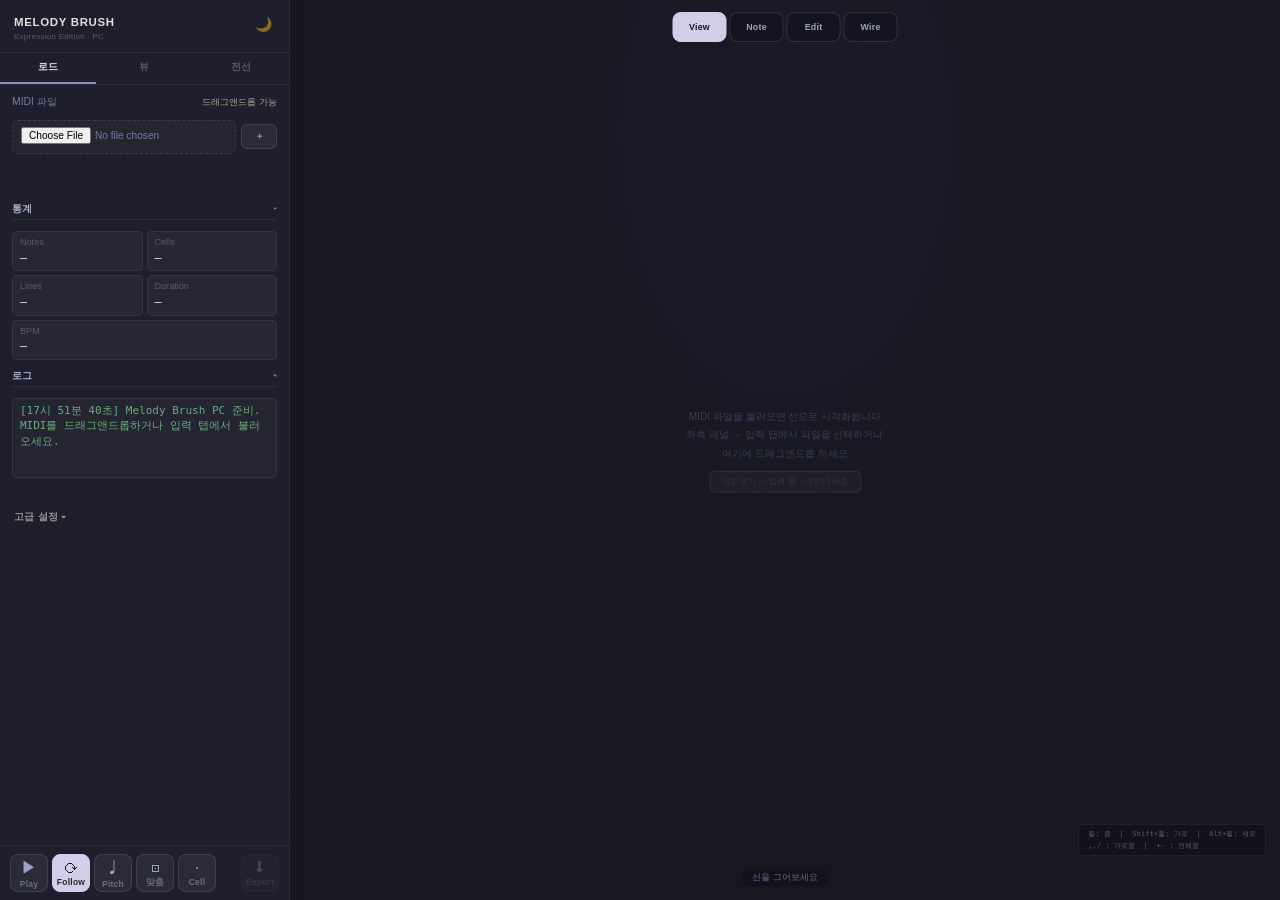
<file: melodybrush_v13pc/melodybrush_v13/index.html>
<!DOCTYPE html>
<html lang="ko">
<head>
<meta charset="utf-8">
<meta name="viewport" content="width=device-width,initial-scale=1">
<title>Melody Brush — PC</title>
<link rel="stylesheet" href="style.css">
</head>
<body>

<!-- ════ 사이드 패널 ════ -->
<div id="sidebar">
  <div id="sidebar-header">
    <div>
      <div id="sidebar-logo">Melody Brush</div>
      <div id="sidebar-sub">Expression Edition · PC</div>
    </div>
    <button id="btn-darkmode" onclick="toggleDarkMode()" title="다크 모드 전환">☀</button>
  </div>

  <div id="panel-tabs">
    <button class="ptab on" data-tab="tab-load" onclick="switchPanelTab(this)">로드</button>
    <button class="ptab"    data-tab="tab-view" onclick="switchPanelTab(this)">뷰</button>
    <button class="ptab"    data-tab="tab-wire" onclick="switchPanelTab(this)">전선</button>
  </div>

  <div id="panel-scroll">
    <!-- 로드 탭 -->
    <div class="tab-section on" id="tab-load">
      <div class="mp-label">MIDI 파일 <span style="font-size:.70rem;color:#b0a898">드래그앤드롭 가능</span></div>
      <div style="display:flex;gap:5px;align-items:center;">
        <input type="file" class="mf" id="midiFile" accept=".mid,.midi" style="flex:1;">
        <button class="pbtn" onclick="addMidiLayer()" title="MIDI 파일 추가 (새 레이어)" style="flex:none;padding:5px 8px;font-size:.70rem;">＋</button>
      </div>
      <div id="midiStatus" style="font-size:.72rem;color:#9a9490;min-height:14px;margin-top:2px;font-family:monospace;"></div>
      <div id="midi-layer-list" style="display:none;flex-direction:column;gap:3px;margin-top:3px;"></div>
      <div id="tab-input-lines" style="display:none;">
        <div style="height:1px;background:rgba(20,15,5,0.08);margin:2px 0;"></div>
        <div class="mp-title clp-hdr" onclick="toggleSection('clp-lines')">
          Line 목록<span class="clp-arrow" id="clp-lines-arr">▾</span>
        </div>
        <div id="clp-lines">
          <div class="line-list" id="lineList"></div>
        </div>
      </div>
      <div style="height:1px;background:rgba(20,15,5,0.08);margin:2px 0;"></div>
      <div class="mp-title clp-hdr" onclick="toggleSection('clp-stat')">
        통계<span class="clp-arrow" id="clp-stat-arr">▾</span>
      </div>
      <div id="clp-stat">
        <div class="mp-stat-grid">
          <div class="mp-stat"><div class="sk">Notes</div><div class="sv" id="s_notes">—</div></div>
          <div class="mp-stat"><div class="sk">Cells</div><div class="sv" id="s_cells">—</div></div>
          <div class="mp-stat"><div class="sk">Lines</div><div class="sv" id="s_lines">—</div></div>
          <div class="mp-stat"><div class="sk">Duration</div><div class="sv" id="s_dur">—</div></div>
          <div class="mp-stat" style="grid-column:span 2"><div class="sk">BPM</div><div class="sv" id="s_bpm">—</div></div>
        </div>
      </div>
      <div class="mp-title clp-hdr" onclick="toggleSection('clp-log')">
        로그<span class="clp-arrow" id="clp-log-arr">▾</span>
      </div>
      <div id="clp-log">
        <div class="mp-console" id="logBox"></div>
      </div>
    </div>

    <!-- 뷰 탭 -->
    <div class="tab-section" id="tab-view">
      <div class="mp-title">Line 분리 — 연결 우선</div>
      <div class="mp-label">Gap 임계값 — 이 이상이면 끊음</div>
      <div class="presetrow" id="gap-presets">
        <button class="pbtn" data-val="250" onclick="setGapPreset(this)">250ms</button>
        <button class="pbtn" data-val="500" onclick="setGapPreset(this)">500ms</button>
        <button class="pbtn act" data-val="800" onclick="setGapPreset(this)">800ms</button>
        <button class="pbtn" data-val="1200" onclick="setGapPreset(this)">1200ms</button>
      </div>
      <input type="hidden" id="gapThr" value="800">
      <div class="mp-label">Pitch Jump 임계값 — 이 이상이면 끊음</div>
      <div class="presetrow" id="pjump-presets">
        <button class="pbtn" data-val="600" onclick="setPitchPreset(this)">600c</button>
        <button class="pbtn" data-val="900" onclick="setPitchPreset(this)">900c</button>
        <button class="pbtn act" data-val="1200" onclick="setPitchPreset(this)">1200c</button>
        <button class="pbtn" data-val="99999" onclick="setPitchPreset(this)">OFF</button>
      </div>
      <input type="hidden" id="pitchJump" value="1200">
      <div class="mp-label">최소 Note 수 <span class="vv" id="v_minn">2</span></div>
      <input type="range" class="msl" id="minNotes" min="1" max="8" step="1" value="2">
      <div class="presetrow" style="flex-wrap:wrap;gap:4px;margin-top:2px;">
        <button class="pbtn" id="btn-stp" onclick="toggleSameTrackPriority()" style="flex:none;padding:5px 8px;">Same Track 우선</button>
        <button class="pbtn" id="btn-swc" onclick="toggleWeakConn()" style="flex:none;padding:5px 8px;">Weak 연결 표시</button>
        <button class="pbtn" id="btn-ghost" onclick="toggleGhostConn()" style="flex:none;padding:5px 8px;">유령선 연결</button>
      </div>
      <div style="height:1px;background:rgba(20,15,5,0.08);margin:4px 0;"></div>
      <div class="mp-title">Expression</div>
      <div class="mp-label">PB 범위 (semi) <span class="vv" id="v_pbr">2</span></div>
      <input type="range" class="msl" id="pbRange" min="1" max="12" step="1" value="2">
      <div class="mp-label">Vibrato 깊이 <span class="vv" id="v_vbpb">0.7</span></div>
      <input type="range" class="msl" id="vibPbDepth" min="0.1" max="1.0" step="0.1" value="0.7">
      <div class="mp-label">Glide 강도 <span class="vv" id="v_glpb">0.8</span></div>
      <input type="range" class="msl" id="glidePb" min="0.1" max="1.0" step="0.1" value="0.8">
      <div class="mp-label">Velocity <span class="vv" id="v_vs">1.0</span></div>
      <input type="range" class="msl" id="velScale" min="0.5" max="1.5" step="0.1" value="1.0">
    </div>


    <!-- 전선 탭 -->
    <div class="tab-section" id="tab-wire">
      <div class="mp-title">전선 (Wire Layer)</div>

      <div class="mp-label" style="font-weight:700;">적용 방식</div>
      <div id="wire-mode-btns" style="display:flex;flex-direction:column;gap:3px;margin-bottom:4px;">
        <button class="wmbtn act" data-wm="full"  onclick="setWireMode('full')">① 전체 연결 — 동일 피복으로 전체 덮기</button>
        <button class="wmbtn"     data-wm="pitch" onclick="setWireMode('pitch')">② 피치별 — 음역 위상에 따라 투명도 조절</button>
        <button class="wmbtn"     data-wm="time"  onclick="setWireMode('time')">③ 타임라인별 — 구간마다 피복 개별 조절</button>
      </div>

      <div class="mp-label">피복 색상</div>
      <div style="display:flex;gap:5px;flex-wrap:wrap;margin-bottom:4px;" id="wire-color-swatches">
        <div class="wcs act" data-col="#f7f4ec" style="background:#f7f4ec;border:1.5px solid #2a2620;"></div>
        <div class="wcs" data-col="#2a2620" style="background:#2a2620;"></div>
        <div class="wcs" data-col="#5b6ea8" style="background:#5b6ea8;"></div>
        <div class="wcs" data-col="#3d8f6a" style="background:#3d8f6a;"></div>
        <div class="wcs" data-col="#a06b30" style="background:#a06b30;"></div>
        <div class="wcs" data-col="#7a4a8a" style="background:#7a4a8a;"></div>
      </div>

      <div id="wire-opt-full">
        <div class="mp-label">피복 투명도 <span class="vv" id="v_wire_alpha">0.92</span></div>
        <input type="range" class="msl" id="wireAlpha" min="0" max="1" step="0.01" value="0.92">
        <div class="mp-label">피복 두께 <span class="vv" id="v_wire_w">자동</span></div>
        <input type="range" class="msl" id="wireWidth" min="0" max="40" step="1" value="0">
        <div style="font-size:.70rem;color:#9a9490;margin-top:-3px;">0 = Cell 크기 기준 자동</div>
      </div>

      <div id="wire-opt-pitch" style="display:none;">
        <div class="mp-label">고음 투명도 <span class="vv" id="v_wire_hi_a">0.30</span></div>
        <input type="range" class="msl" id="wireHiAlpha" min="0" max="1" step="0.01" value="0.30">
        <div class="mp-label">저음 투명도 <span class="vv" id="v_wire_lo_a">0.95</span></div>
        <input type="range" class="msl" id="wireLoAlpha" min="0" max="1" step="0.01" value="0.95">
        <div class="mp-label">기준 피치 <span class="vv" id="v_wire_psplit">C4</span></div>
        <input type="range" class="msl" id="wirePitchSplit" min="36" max="96" step="1" value="60">
        <div style="font-size:.70rem;color:#9a9490;margin-top:-3px;">기준 음보다 높으면 고음 투명도</div>
      </div>

      <div id="wire-opt-time" style="display:none;">
        <div class="mp-label">구간 수 <span class="vv" id="v_wire_segs">4</span></div>
        <input type="range" class="msl" id="wireSegCount" min="2" max="8" step="1" value="4">
        <div id="wire-seg-sliders" style="display:flex;flex-direction:column;gap:2px;margin-top:2px;"></div>
      </div>

      <div style="height:1px;background:rgba(20,15,5,0.09);margin:5px 0;"></div>
      <button class="mp-btn mp-btn-pri" id="btn-apply-wire" onclick="applyWireLayer()" disabled>선 입히기</button>
      <div style="display:flex;gap:5px;">
        <button class="mp-btn mp-btn-sec" id="btn-merge-wire" onclick="mergeWireLayer()" disabled style="flex:1">레이어 병합</button>
        <button class="mp-btn mp-btn-sec" id="btn-remove-wire" onclick="removeWireLayer()" disabled style="flex:1">전선 제거</button>
      </div>
      <div id="wire-status" style="font-size:.72rem;color:#9a9490;font-family:monospace;min-height:14px;margin-top:2px;"></div>
    </div>

    <!-- 고급 설정 (접이식) -->
    <div style="height:1px;background:rgba(20,15,5,0.08);margin:4px 0;"></div>
    <button id="btn-adv" onclick="toggleAdv()" style="width:100%;border:none;background:transparent;text-align:left;font-size:.76rem;font-weight:700;color:#9a9490;padding:5px 2px;cursor:pointer;letter-spacing:.03em;">고급 설정 ▾</button>
    <div id="adv-section" style="display:none;flex-direction:column;gap:8px;">
      <div class="mp-title">Cell 분해</div>
      <div class="mp-label">Cell 크기 <span class="vv" id="v_cell">80ms</span></div>
      <input type="range" class="msl" id="cellMs" min="20" max="200" step="10" value="80">
      <div class="mp-label">Attack 임계 <span class="vv" id="v_atk">0.25</span></div>
      <input type="range" class="msl" id="atkThr" min="0.05" max="0.60" step="0.05" value="0.25">
      <div class="mp-label">Vibrato (cent) <span class="vv" id="v_vib">40</span></div>
      <input type="range" class="msl" id="vibCent" min="10" max="120" step="5" value="40">
      <div class="mp-label">Decay 기울기 <span class="vv" id="v_dec">0.15</span></div>
      <input type="range" class="msl" id="decThr" min="0.05" max="0.50" step="0.05" value="0.15">
      <div class="mp-title">Human Filter</div>
      <div class="mp-label">적용 강도 <span class="vv" id="v_hfstr">1.0</span></div>
      <input type="range" class="msl" id="hfStrength" min="0" max="1" step="0.1" value="1.0">
      <div class="mp-label">Vibrato 최소 지속 <span class="vv" id="v_vdur">120ms</span></div>
      <input type="range" class="msl" id="vibDur" min="40" max="300" step="10" value="120">
      <div class="mp-label">Glide 최소 이동 <span class="vv" id="v_gmin">80cent</span></div>
      <input type="range" class="msl" id="glideMin" min="30" max="200" step="10" value="80">
      <div class="mp-label">True Change 임계 <span class="vv" id="v_tch">150cent</span></div>
      <input type="range" class="msl" id="trueThr" min="80" max="300" step="10" value="150">
      <div class="mp-title">Expression 상세</div>
      <div class="mp-label">CC11 Decay 곡선 <span class="vv" id="v_deccv">0.5</span></div>
      <input type="range" class="msl" id="decCurve" min="0.1" max="1.0" step="0.1" value="0.5">
      <button class="mp-btn mp-btn-sec" onclick="runAnalysis()">심층 분석 실행</button>
      <button class="mp-btn mp-btn-sec" onclick="runDemo()">데모</button>
    </div>
  </div>

  <!-- 레이어 패널 -->
  <div id="layer-panel" style="display:none;flex-shrink:0;border-top:1px solid rgba(20,15,5,0.08);background:#f5f2eb;">
    <div style="padding:6px 12px 4px;display:flex;align-items:center;justify-content:space-between;">
      <span style="font-size:.6rem;font-weight:700;color:#2a2620;letter-spacing:.05em;text-transform:uppercase;">Layers</span>
      <span id="layer-count" style="font-size:.58rem;color:#9a9490;font-family:monospace;"></span>
    </div>
    <div id="layer-list" style="max-height:140px;overflow-y:auto;padding:0 8px 6px;display:flex;flex-direction:column;gap:2px;scrollbar-width:thin;scrollbar-color:rgba(20,15,5,0.15) transparent;"></div>
  </div>

  <!-- Cell Inspector -->
  <div id="cell-inspector" style="display:none;flex-shrink:0;border-top:1px solid rgba(20,15,5,0.08);padding:6px 12px 8px;background:#f5f2eb;">
    <div style="display:flex;align-items:center;justify-content:space-between;margin-bottom:3px;">
      <span style="font-size:.6rem;font-weight:700;color:#2a2620;letter-spacing:.05em;text-transform:uppercase;">Cell Inspector</span>
      <button onclick="clearCellInspector()" style="border:none;background:transparent;font-size:.7rem;color:#9a9490;cursor:pointer;padding:0 3px;line-height:1;">✕</button>
    </div>
    <div id="cell-inspector-body" style="font:10.5px/1.7 monospace;color:#5a5248;"></div>
  </div>

  <!-- 하단 툴바 -->
  <div id="sidebar-tools">
    <div class="tool-row">
      <button class="tbtn" id="btn-play" onclick="togglePlay()">▶<span class="lbl">Play</span></button>
      <!-- 기본 모드 전용 -->
      <button class="tbtn act" id="btn-autofollow" onclick="toggleAutoFollow()" title="재생 시 자동 스크롤">⟳<span class="lbl">Follow</span></button>
      <button class="tbtn" id="btn-pitchfollow" onclick="togglePitchFollow()" title="포커스 트랙 피치 따라가기">♩<span class="lbl">Pitch</span></button>
      <button class="tbtn" id="btn-fitview" onclick="fitView()" title="전체 선 최적 맞춤">⊡<span class="lbl">맞춤</span></button>
      <button class="tbtn" id="btn-cellview" onclick="zoomToCell()" title="Cell 단위로 줌인">·<span class="lbl">Cell</span></button>
      <!-- Edit 모드 전용 -->
      <button class="tbtn act" id="btn-draw"  onclick="setTool('draw')">✒<span class="lbl">Draw</span></button>
      <button class="tbtn"     id="btn-catch" onclick="setTool('catch')">⊕<span class="lbl">Catch</span></button>
      <button class="tbtn"     id="btn-undo"  onclick="undo()">↶<span class="lbl">Undo</span></button>
      <div id="instr-toggle">
        <button class="ibtn act" id="ibtn-piano"  onclick="setInstrument('piano')">🎹</button>
        <button class="ibtn"     id="ibtn-violin" onclick="setInstrument('violin')">🎻</button>
      </div>
      <!-- 공통 -->
      <button class="tbtn" id="btn-export" onclick="doMidiSave()" disabled>⬇<span class="lbl">Export</span></button>
    </div>
  </div>
</div>

<!-- ════ 캔버스 영역 ════ -->
<div id="paper-wrap">
  <canvas id="paper"></canvas>
  <canvas id="paper-overlay"></canvas>
  <div class="pcursor" id="pcursor"></div>
  <div id="playhead-time"></div>

  <!-- 드래그앤드롭 오버레이 -->
  <div id="drop-overlay">🎵 여기에 MIDI 파일을 놓으세요</div>

  <!-- 빈 화면 안내 -->
  <div id="drop-hint">
    <div class="dh-text">MIDI 파일을 불러오면 선으로 시각화됩니다<br>좌측 패널 → 입력 탭에서 파일을 선택하거나<br>여기에 드래그앤드롭 하세요</div>
    <div class="dh-key">데모 보기 → 입력 탭 → [데모] 버튼</div>
  </div>

  <!-- 상단 모드바 -->
  <div id="mode-bar">
    <button class="mbtn act" id="mbtn-view" onclick="setAppMode('view')">View</button>
    <button class="mbtn"     id="mbtn-note" onclick="setAppMode('note')">Note</button>
    <button class="mbtn"     id="mbtn-edit" onclick="setAppMode('edit')">Edit</button>
    <button class="mbtn"     id="mbtn-wire" onclick="setAppMode('wire')">Wire</button>
  </div>

  <!-- LOD 배지 -->
  <div id="lod-badge"></div>
  <!-- Zoom 힌트 -->
  <div id="zoom-hint">휠: 줌 &nbsp;|&nbsp; Shift+휠: 가로 &nbsp;|&nbsp; Alt+휠: 세로<br>,./ : 가로줌 &nbsp;|&nbsp; +- : 전체줌</div>

  <!-- Gesture 범례 -->
  <div id="gest-legend">
    <div class="gl-item"><div class="gl-dot" style="background:#facc15"></div>ATK</div>
    <div class="gl-item"><div class="gl-dot" style="background:#4ade80"></div>HLD</div>
    <div class="gl-item"><div class="gl-dot" style="background:#c084fc"></div>VIB</div>
    <div class="gl-item"><div class="gl-dot" style="background:#f97316"></div>GLI</div>
    <div class="gl-item"><div class="gl-dot" style="background:#60a5fa"></div>DEC</div>
    <div class="gl-item"><div class="gl-dot" style="background:#94a3b8"></div>TAIL</div>
    <div class="gl-item"><div class="gl-dot" style="background:#f87171"></div>NOISE</div>
  </div>

  <!-- 힌트 -->
  <div id="hint"></div>

  <!-- 진행바 -->
  <div id="prog-wrap">
    <div id="prog-label">분석 중…</div>
    <div id="prog-track"><div id="prog-bar"></div></div>
  </div>

  <!-- 미니맵 -->
  <div id="minimap-wrap">
    <canvas id="minimap-canvas" width="280" height="140"></canvas>
    <div id="minimap-vp"></div>
  </div>

  <!-- 단축키 힌트 -->
  <div id="shortcuts">
    Space: 재생/정지 &nbsp; Ctrl+Z: 되돌리기<br>
    휠: 줌 &nbsp; 드래그: 이동<br>
    V: View &nbsp; N: Note &nbsp; E: Edit
  </div>
</div>

<!-- ════ state.js ════ -->
<script>
/* ════════════════════════════════════════════════════════════
   상수 / 유틸리티
════════════════════════════════════════════════════════════ */
// Track = 색상 정체성, Line = 명도 변화만 (±14%)
const TRACK_BASE = [
  {h:   2, s: 88, l: 58}, // Track 0: 빨강
  {h: 218, s: 88, l: 60}, // Track 1: 파랑
  {h:  38, s: 90, l: 54}, // Track 2: 앰버/주황
  {h: 145, s: 80, l: 48}, // Track 3: 초록
  {h: 278, s: 85, l: 63}, // Track 4: 보라
  {h: 174, s: 82, l: 48}, // Track 5: 청록/에메랄드
  {h: 328, s: 88, l: 60}, // Track 6: 핫핑크
  {h:  50, s: 92, l: 52}, // Track 7: 금/황금색
];
function hslToHex(h, s, l) {
  s /= 100; l /= 100;
  const a = s * Math.min(l, 1 - l);
  const f = n => { const k = (n + h / 30) % 12; const c = l - a * Math.max(-1, Math.min(k - 3, 9 - k, 1)); return Math.round(255 * c).toString(16).padStart(2, '0'); };
  return `#${f(0)}${f(8)}${f(4)}`;
}
function trackLineColor(trackIdx, trackLineIdx) {
  const base = TRACK_BASE[trackIdx % TRACK_BASE.length];
  const lShift = (trackLineIdx % 5) * 7 - 14; // -14, -7, 0, +7, +14
  const lAdj = _darkMode ? 0 : -16;
  const L = Math.max(28, Math.min(82, base.l + lShift + lAdj));
  return hslToHex(base.h, base.s, L);
}
const TRACK_COLS_LIGHT = ['#1d4ed8','#15803d','#b45309','#7e22ce','#0e7490','#c2410c','#166534','#9d174d'];
const TRACK_COLS_DARK  = ['#60a5fa','#4ade80','#fbbf24','#c084fc','#22d3ee','#fb923c','#86efac','#f472b6'];
let TRACK_COLS = TRACK_COLS_DARK;
const GESTURE_COL = {
  ATTACK: '#facc15', HOLD: '#4ade80', VIBRATO: '#c084fc',
  GLIDE: '#f97316', DECAY: '#60a5fa', TAIL: '#94a3b8', NOISE: '#f87171'
};
const clamp = (v, lo, hi) => Math.max(lo, Math.min(hi, v));
const midiToCents = midi => (midi - 69) * 100;

const NOTE_NAMES_W = ['C','C#','D','D#','E','F','F#','G','G#','A','A#','B'];
function midiToName(m) { return NOTE_NAMES_W[m % 12] + (Math.floor(m / 12) - 1); }

/* ════════════════════════════════════════════════════════════
   캔버스 / 래퍼 전역 레퍼런스
   (main.js 맨 위에서 할당)
════════════════════════════════════════════════════════════ */
var cv, ctx, wrap;
var cvOverlay, ctxOverlay;
let _rafPending = 0;

/* ════════════════════════════════════════════════════════════
   뷰포트
════════════════════════════════════════════════════════════ */
let VP = {t0: 0, t1: 10000, p0: -1800, p1: 1800};
let DPR = 1, CW = 0, CH = 0;

function tx(t) { return (t - VP.t0) / (VP.t1 - VP.t0) * CW; }
function xt(x) { return VP.t0 + x / CW * (VP.t1 - VP.t0); }
function ly(p) { return CH * (1 - (p - VP.p0) / (VP.p1 - VP.p0)); }
function yl(y) { return VP.p0 + (1 - y / CH) * (VP.p1 - VP.p0); }

function vpPanBy(dxPx, dyPx) {
  const dt = dxPx / CW * (VP.t1 - VP.t0), dp = dyPx / CH * (VP.p1 - VP.p0);
  VP.t0 -= dt; VP.t1 -= dt; VP.p0 += dp; VP.p1 += dp;
}
function vpZoomAt(cx, cy, factor, tFactor, pFactor) {
  const tf = tFactor !== undefined ? tFactor : factor;
  const pf = pFactor !== undefined ? pFactor : factor;
  const tC = xt(cx), pC = yl(cy);
  const tSpan = clamp((VP.t1 - VP.t0) * tf, 200, 1200000);
  const pSpan = clamp((VP.p1 - VP.p0) * pf, 100, 7200);
  VP.t0 = tC - cx / CW * tSpan; VP.t1 = VP.t0 + tSpan;
  VP.p0 = pC - (1 - cy / CH) * pSpan; VP.p1 = VP.p0 + pSpan;
}
function autoFitVP(notes, totalMs) {
  if (!notes.length) { VP = {t0: 0, t1: Math.max(totalMs * 1.05, 5000), p0: -1800, p1: 1800}; return; }
  let lo = Infinity, hi = -Infinity;
  notes.forEach(n => { const c = midiToCents(n.midi); if (c < lo) lo = c; if (c > hi) hi = c; });
  const span = hi - lo, pad = Math.max(500, span * 0.55);
  VP.t0 = -totalMs * 0.03; VP.t1 = totalMs * 1.08;
  VP.p0 = lo - pad; VP.p1 = hi + pad;
  if (VP.p1 - VP.p0 < 900) { const m = (VP.p0 + VP.p1) / 2; VP.p0 = m - 450; VP.p1 = m + 450; }
}
function zoomToCell() {
  const tCenter = (VP.t0 + VP.t1) / 2;
  const pCenter = (VP.p0 + VP.p1) / 2;
  VP.t0 = tCenter - 1000; VP.t1 = tCenter + 1000;
  const pSpan = clamp(VP.p1 - VP.p0, 400, 1200);
  VP.p0 = pCenter - pSpan / 2; VP.p1 = pCenter + pSpan / 2;
  refreshLegend(); render();
}
function fitView() {
  let tMin = Infinity, tMax = -Infinity, pMin = Infinity, pMax = -Infinity;
  midiLines.forEach(line => {
    tMin = Math.min(tMin, line.startMs); tMax = Math.max(tMax, line.endMs);
    (line.smoothCoreline || []).forEach(p => { pMin = Math.min(pMin, p.cents); pMax = Math.max(pMax, p.cents); });
    if (!(line.smoothCoreline || []).length)
      line.fibers.forEach(f => f.points.forEach(p => { pMin = Math.min(pMin, p.cents); pMax = Math.max(pMax, p.cents); }));
  });
  _layer.strokes.forEach(s => (s.pts || []).forEach(p => {
    tMin = Math.min(tMin, p.time); tMax = Math.max(tMax, p.time);
    pMin = Math.min(pMin, p.pitch); pMax = Math.max(pMax, p.pitch);
  }));
  if (!isFinite(tMin)) return;
  const tSpan = Math.max(tMax - tMin, 500);
  const pSpan = pMax - pMin;
  const pPad = Math.max(200, pSpan * 0.22);
  VP.t0 = tMin - tSpan * 0.03;
  VP.t1 = tMax + tSpan * 0.05;
  VP.p0 = pMin - pPad;
  VP.p1 = pMax + pPad;
  if (VP.p1 - VP.p0 < 900) { const mid = (VP.p0 + VP.p1) / 2; VP.p0 = mid - 450; VP.p1 = mid + 450; }
  render();
}

/* ════════════════════════════════════════════════════════════
   LOD — 5단계 줌 레벨
════════════════════════════════════════════════════════════ */
function getLOD() {
  const s = VP.t1 - VP.t0;
  if (s > 60000) return 0;
  if (s > 15000) return 1;
  if (s > 4000)  return 2;
  if (s > 800)   return 3;
  return 4;
}
const LOD_NAMES = ['🌲 Forest', '〰 Line', '〜 Stroke', '· Cell', '✦ Gesture'];

/* ════════════════════════════════════════════════════════════
   앱 모드
════════════════════════════════════════════════════════════ */
let appMode = 'view';
let drawTool = 'draw';

/* ════════════════════════════════════════════════════════════
   분석 데이터
════════════════════════════════════════════════════════════ */
let midiTracks = [], allCells = [], hfResult = [], exprEvents = [];
let rawMidiTracks = []; // parseMidi 원본 — 트랙/채널 단위 (레이어 패널용)
let detectedBpm = 120, audioBuf = null, audioCtx2 = null;
let midiLines = [], selectedLine = null;
let _midiLayers = []; // [{name, visible}]
let _globalLineIdOff = 0;
let _activeLayerIdx = null; // null = 전체 동등, number = 포커스된 레이어
let _focusedTrack = null;  // null = 전체 동등, number = 포커스된 trackIdx
let _currentMidiName = 'MIDI';

/* ════════════════════════════════════════════════════════════
   Draw 레이어
════════════════════════════════════════════════════════════ */
let _layer = {id: 1, color: '#241f18', instrument: 'piano', strokes: []};
let _drawing = null;
let _catchPoint = null, _catchDragging = false;
const PULL_FALLOFF_MS = 420;
let _catchOrigPts = null, _catchOrigCents = 0, _catchTargetCents = 0, _catchCurCents = 0, _catchRAF = null;
let _holdStart = null, _holdAnchor = null, _holdMoved = false, _holdRAF = null;
const HOLD_DELAY = 400, HOLD_MAX_R = 24, HOLD_GROW = 0.014;
let _history = [];

/* ════════════════════════════════════════════════════════════
   레이어 (MIDI 트랙별 표시/숨김)
════════════════════════════════════════════════════════════ */
var hiddenTracks = new Set(); // "trackIdx-ch" 형태의 key
let wireLayer = null, wireMerged = false, wireColor = '#f7f4ec';
let wireMode = 'full';
let _wireDrag = null;

/* ════════════════════════════════════════════════════════════
   재생
════════════════════════════════════════════════════════════ */
let _activeSrcs = [], _playing = false, _playRAF = null, _playElapsed = -9999;
let _autoFollow = true, _sameTrackPriority = false, _showWeakConn = false, _darkMode = true;
let _showGhostConn = false;
let _pitchFollow = false;

/* ════════════════════════════════════════════════════════════
   미니맵
════════════════════════════════════════════════════════════ */
let _mmTotalMs = 0;
const MM_W = 280, MM_H = 140;

/* ════════════════════════════════════════════════════════════
   Space Cell (Grid Cell)
════════════════════════════════════════════════════════════ */
const GRID_TIME_STEP  = 80;  // ms
const GRID_PITCH_STEP = 100; // cents (= 1 semitone)
let gridCells = new Map();   // key: `${timeIdx},${pitchIdx}`
let _lastClickPos = null;
</script>

<!-- ════ midi.js ════ -->
<script>
/* ════════════════════════════════════════════════════════════
   MIDI PARSER
════════════════════════════════════════════════════════════ */
function parseMidi(buf) {
  const u8 = new Uint8Array(buf); let pos = 0;
  const r8 = () => u8[pos++];
  const r16 = () => { const v = (u8[pos] << 8) | u8[pos + 1]; pos += 2; return v; };
  const r32 = () => { const v = (u8[pos] << 24) | (u8[pos + 1] << 16) | (u8[pos + 2] << 8) | u8[pos + 3]; pos += 4; return v >>> 0; };
  const rVL = () => { let v = 0, b; do { b = r8(); v = (v << 7) | (b & 0x7f); } while (b & 0x80); return v; };
  if (String.fromCharCode(...u8.slice(0, 4)) !== 'MThd') throw new Error('Not a MIDI file');
  pos += 4; r32();
  const fmt = r16(), nTracks = r16(), tpb = r16();
  const rawTracks = [];
  for (let t = 0; t < nTracks; t++) {
    const hdr = String.fromCharCode(...u8.slice(pos, pos + 4)); pos += 4;
    if (hdr !== 'MTrk') throw new Error('Bad track header');
    const tLen = r32(), end = pos + tLen;
    const evs = []; let tick = 0, status = 0;
    while (pos < end) {
      const dt = rVL(); tick += dt; let b = u8[pos];
      if (b & 0x80) { status = b; pos++; }
      const cmd = status & 0xf0, ch = status & 0x0f;
      // [FIX] meta event는 status===0xff로 직접 비교해야 함
      // cmd = status & 0xf0 = 0xFF & 0xF0 = 0xF0 이므로 cmd===0xff는 절대 true가 안됨
      // → 템포 이벤트가 SysEx로 오인되어 완전히 무시되던 버그
      if (status === 0xff) {
        const mt = r8(), ml = rVL(), md = u8.slice(pos, pos + ml); pos += ml;
        if (mt === 0x51) evs.push({tick, type: 'tempo', uspb: (md[0] << 16) | (md[1] << 8) | md[2]});
        if (mt === 0x2f) break;
      } else if (cmd === 0xf0 || cmd === 0xf7) { const sl = rVL(); pos += sl; }
      else if (cmd === 0x90 || cmd === 0x80) { const note = r8(), vel = r8(); evs.push({tick, type: (cmd === 0x90 && vel > 0) ? 'on' : 'off', ch, note, vel}); }
      else if (cmd === 0xa0 || cmd === 0xb0 || cmd === 0xe0) { r8(); r8(); }
      else if (cmd === 0xc0 || cmd === 0xd0) { r8(); }
      else pos++;
    }
    pos = end; rawTracks.push(evs);
  }
  // [FIX] 기본값을 먼저 쌓지 않고, 실제 이벤트가 없을 때만 기본값(120BPM) 사용
  // 기존 코드는 tick=0 템포 이벤트가 있을 때 기본값 500000과 실제값이 공존해
  // tickToMs()가 tempos[0](잘못된 500000)을 prev로 시작해 속도 오차가 발생했음
  let tempos = [];
  rawTracks.flat().filter(e => e.type === 'tempo').sort((a, b) => a.tick - b.tick).forEach(e => tempos.push({tick: e.tick, uspb: e.uspb}));
  if (!tempos.length || tempos[0].tick > 0) tempos.unshift({tick: 0, uspb: 500000});
  function tickToMs(tick) {
    let ms = 0, prev = tempos[0];
    for (let i = 1; i < tempos.length; i++) { const t = tempos[i]; if (t.tick >= tick) break; ms += (t.tick - prev.tick) / tpb * (prev.uspb / 1000); prev = t; }
    return ms + (tick - prev.tick) / tpb * (prev.uspb / 1000);
  }
  detectedBpm = Math.round(60_000_000 / tempos[0].uspb);
  console.log('[MB] parseMidi — tpb:', tpb, '/ tempos:', tempos.map(t => `tick${t.tick}=uspb${t.uspb}`).join(', '), '/ BPM:', detectedBpm);
  const result = [];
  rawTracks.forEach((evs, ti) => {
    const byChannel = {};
    evs.forEach(e => { if (e.type !== 'on' && e.type !== 'off') return; if (!byChannel[e.ch]) byChannel[e.ch] = []; byChannel[e.ch].push(e); });
    Object.entries(byChannel).forEach(([ch, cev]) => {
      const open = {}, notes = [];
      cev.forEach(e => {
        if (e.type === 'on') open[e.note] = {tick: e.tick, vel: e.vel};
        else if (open[e.note]) {
          const o = open[e.note], startMs = tickToMs(o.tick), endMs = tickToMs(e.tick);
          if (endMs - startMs > 10) notes.push({midi: e.note, startMs, endMs, durMs: endMs - startMs, velocity: o.vel, trackIdx: ti, ch: +ch});
          delete open[e.note];
        }
      });
      if (notes.length) result.push({trackIdx: ti, ch: +ch, notes: notes.sort((a, b) => a.startMs - b.startMs)});
    });
  });
  if (result.length && result[0].notes.length) {
    const n = result[0].notes[0];
    console.log('[MB] 첫 노트 — midi:', n.midi, '/ startMs:', n.startMs.toFixed(1), '/ endMs:', n.endMs.toFixed(1), '/ durMs:', n.durMs.toFixed(1));
    const n2 = result[0].notes[1];
    if (n2) console.log('[MB] 두번째 노트 — startMs:', n2.startMs.toFixed(1));
  }
  result._bpm = detectedBpm; return result;
}

/* ════════════════════════════════════════════════════════════
   AUDIO META
════════════════════════════════════════════════════════════ */
function extractFrameMeta(ab, t0Ms, t1Ms) {
  const sr = ab.sampleRate, ch = ab.getChannelData(0);
  const s0 = Math.max(0, Math.floor(t0Ms / 1000 * sr)), s1 = Math.min(ch.length, Math.ceil(t1Ms / 1000 * sr));
  if (s1 <= s0) return {rms: 0, brightness: 0, pitchHz: 0, confidence: 0};
  const frame = ch.slice(s0, s1), n = frame.length;
  let sum2 = 0; for (let i = 0; i < n; i++) sum2 += frame[i] * frame[i];
  const rms = Math.sqrt(sum2 / n);
  let hi = 0, tot = 0, prev = 0;
  for (let i = 0; i < n; i++) { const s = frame[i], h = s - prev * 0.82; prev = s; hi += h * h; tot += s * s; }
  const brightness = tot > 1e-6 ? Math.sqrt(hi / n) / Math.sqrt(tot / n) : 0;
  let pitchHz = 0, confidence = 0;
  if (rms > 0.008) {
    const minL = Math.floor(sr / 1000), maxL = Math.floor(sr / 70);
    let bL = -1, bC = 0, mean = 0;
    for (let i = 0; i < n; i++) mean += frame[i]; mean /= n;
    for (let lag = minL; lag <= maxL && lag < n; lag++) {
      let c = 0, eA = 0, eB = 0; const lim = Math.min(n - lag, 512);
      for (let i = 0; i < lim; i++) { const a = frame[i] - mean, b = frame[i + lag] - mean; c += a * b; eA += a * a; eB += b * b; }
      const norm = c / Math.sqrt(eA * eB + 1e-9); if (norm > bC) { bC = norm; bL = lag; }
    }
    if (bL > 0 && bC > 0.3) { pitchHz = sr / bL; confidence = bC; }
  }
  return {rms: +rms.toFixed(5), brightness: +Math.min(1, brightness).toFixed(4), pitchHz: +pitchHz.toFixed(2), confidence: +confidence.toFixed(4)};
}

/* ════════════════════════════════════════════════════════════
   CELL DECOMPOSE
════════════════════════════════════════════════════════════ */
function decomposNote(note, cellMs, atkThr, vibCent, decThr, ab) {
  const cells = [], dur = note.durMs, nCell = Math.max(1, Math.ceil(dur / cellMs));
  const vel = note.velocity / 127, useAudio = !!ab;
  const frames = [];
  for (let i = 0; i < nCell; i++) {
    const t0 = note.startMs + i * cellMs, t1 = Math.min(note.startMs + (i + 1) * cellMs, note.endMs);
    if (useAudio) { frames.push(extractFrameMeta(ab, t0, t1)); }
    else {
      const r = i / Math.max(1, nCell - 1), atkF = Math.min(0.15, 2 / nCell), decF = Math.max(0.75, 1 - 3 / nCell);
      let rms;
      if (r < atkF) rms = vel * (r / atkF) * 0.12;
      else if (r > decF) rms = vel * (1 - (r - decF) / (1 - decF)) * 0.10;
      else rms = vel * (0.085 + Math.sin(r * Math.PI) * 0.015);
      frames.push({rms, brightness: 0.7 - r * 0.4 + (i === 0 ? 0.15 : 0), pitchHz: 440 * Math.pow(2, (note.midi - 69) / 12), confidence: (r < 0.05 || r > 0.92) ? 0.45 + vel * 0.3 : 0.7 + vel * 0.25});
    }
  }
  const maxRms = frames.reduce((a, f) => f.rms > a ? f.rms : a, 1e-6);
  const pitchDrifts = frames.map(f => { if (!f.pitchHz || f.confidence < 0.3) return 0; return 69 + 12 * Math.log2(f.pitchHz / 440) - note.midi; });
  const smDrift = pitchDrifts.map((_, i) => { const lo = Math.max(0, i - 1), hi = Math.min(pitchDrifts.length - 1, i + 1); let s = 0, c = 0; for (let j = lo; j <= hi; j++) { s += pitchDrifts[j]; c++; } return s / c; });
  const vibratoDepths = smDrift.map((_, i) => {
    if (i < 2 || i > nCell - 3) return 0;
    const win = smDrift.slice(Math.max(0, i - 3), Math.min(nCell, i + 4));
    const range = win.reduce((a, b) => b > a ? b : a, -Infinity) - win.reduce((a, b) => b < a ? b : a, Infinity);
    let sc = 0; for (let j = 1; j < win.length; j++) if (Math.sign(win[j]) !== Math.sign(win[j - 1])) sc++;
    const vibThresh = Math.max(0.01, (vibCent / 100) * 0.08);
    return range > vibThresh && sc >= 2 ? Math.min(1, range / (vibCent / 100)) : 0;
  });
  for (let i = 0; i < nCell; i++) {
    const f = frames[i], r = i / Math.max(1, nCell - 1);
    const t0 = note.startMs + i * cellMs, t1 = Math.min(note.startMs + (i + 1) * cellMs, note.endMs);
    const energy = +Math.min(1, f.rms / maxRms).toFixed(4);
    const brightness = +Math.min(1, f.brightness).toFixed(4);
    const harmonicRatio = +Math.min(1, f.confidence * (0.6 + energy * 0.4)).toFixed(4);
    const vibratoDepth = +vibratoDepths[i].toFixed(4);
    const pitchDrift = +smDrift[i].toFixed(4);
    const pitchSlope = i > 0 ? +(smDrift[i] - smDrift[i - 1]).toFixed(6) : 0;
    const confidence = +f.confidence.toFixed(4);
    const ePrev = i > 0 ? Math.min(1, frames[i - 1].rms / maxRms) : 0;
    const eNext = i < nCell - 1 ? Math.min(1, frames[i + 1].rms / maxRms) : 0;
    const attackSpeed = +Math.max(0, energy - ePrev).toFixed(4);
    const decaySpeed = +Math.max(0, energy - eNext).toFixed(4);
    let gesture;
    if (i === 0 || attackSpeed > atkThr) gesture = 'ATTACK';
    else if (i === nCell - 1 && nCell > 2) gesture = 'TAIL';
    else if (decaySpeed > decThr && r > 0.5) gesture = 'DECAY';
    else if (vibratoDepth > 0.15) gesture = 'VIBRATO';
    else if (Math.abs(pitchSlope) > 0.08) gesture = 'GLIDE';
    else if (energy < 0.04) gesture = 'NOISE';
    else gesture = 'HOLD';
    cells.push({t0, t1, noteRef: note, gesture, pitch: +(note.midi + pitchDrift).toFixed(4), energy, brightness, harmonicRatio, vibratoDepth, pitchDrift, confidence, attackSpeed, decaySpeed, pitchSlope, cellIndex: i, cellTotal: nCell, fromAudio: useAudio});
  }
  return cells;
}

/* ════════════════════════════════════════════════════════════
   HUMAN FILTER
════════════════════════════════════════════════════════════ */
function runHumanFilter(notes, vibDurMs, glideMinCent, trueThrCent, strength) {
  const result = [];
  for (let i = 1; i < notes.length; i++) {
    const prev = notes[i - 1], cur = notes[i];
    const gap = cur.startMs - prev.endMs, pitchDiff = Math.abs(cur.midi - prev.midi) * 100;
    const overlap = prev.endMs > cur.startMs;
    const prevTail = (prev.cells || []).slice(-3), curHead = (cur.cells || []).slice(0, 3);
    const boundaryVib = [...prevTail, ...curHead].reduce((s, c) => s + c.vibratoDepth, 0) / Math.max(1, prevTail.length + curHead.length);
    const prevEnergy = prevTail.length ? prevTail[prevTail.length - 1].energy : 0;
    const curEnergy = curHead.length ? curHead[0].energy : 0;
    const energyJump = Math.abs(curEnergy - prevEnergy);
    let verdict;
    if (strength < 0.05) { verdict = pitchDiff >= trueThrCent ? 'TRUE_CHANGE' : gap > 400 ? 'PHRASE_BREAK' : 'TRUE_CHANGE'; }
    else {
      const vibScale = 1 + (1 - strength) * 3, glideScale = 1 + (1 - strength) * 2;
      if (boundaryVib > 0.25 * vibScale && pitchDiff < 200) verdict = 'VIBRATO';
      else if (overlap && pitchDiff < glideMinCent / vibScale) verdict = 'VIBRATO';
      else if (gap < vibDurMs && pitchDiff < glideMinCent / vibScale) verdict = 'VIBRATO';
      else if (pitchDiff < trueThrCent / glideScale && gap < 80 && energyJump < 0.3) verdict = 'GLIDE';
      else if (pitchDiff >= trueThrCent) verdict = 'TRUE_CHANGE';
      else if (gap > 400) verdict = 'PHRASE_BREAK';
      else verdict = 'TRUE_CHANGE';
    }
    result.push({fromNote: prev, toNote: cur, pitchDiff, gap, verdict, boundaryVib: +boundaryVib.toFixed(3), energyJump: +energyJump.toFixed(3)});
  }
  return result;
}

/* ════════════════════════════════════════════════════════════
   BUILD LINES / FIBER / CORELINE
════════════════════════════════════════════════════════════ */
function buildLines(tracks, idOffset=0, layerIdx=0) {
  const gapThr = +document.getElementById('gapThr').value;
  const pitchThrS = +document.getElementById('pitchJump').value / 100;
  const minNotes = +document.getElementById('minNotes').value;
  const cellMs = +document.getElementById('cellMs').value;
  const effGapThr = _sameTrackPriority ? gapThr * 1.5 : gapThr;
  const result = []; let lineId = idOffset;
  const trackLineCount = {};
  tracks.forEach(tr => {
    const notes = tr.notes; if (!notes.length) return;
    if (trackLineCount[tr.trackIdx] === undefined) trackLineCount[tr.trackIdx] = 0;
    let curLine = newLine(lineId++, tr.trackIdx, tr.ch); curLine._layerIdx = layerIdx; curLine._trackLineIdx = trackLineCount[tr.trackIdx]++; curLine.notes.push(notes[0]);
    for (let i = 1; i < notes.length; i++) {
      const prev = notes[i - 1], cur = notes[i];
      const gap = cur.startMs - prev.endMs, pitchDiff = Math.abs(cur.midi - prev.midi);
      const overlap = cur.startMs < prev.endMs;
      const hardCut = (!overlap && gap > effGapThr * 2) || pitchDiff > pitchThrS * 2;
      const softCut = !hardCut && ((!overlap && gap > effGapThr) || pitchDiff > pitchThrS);
      if (hardCut || (softCut && !_showWeakConn)) {
        if (curLine.notes.length >= minNotes) result.push(finalizeLine(curLine, cellMs));
        curLine = newLine(lineId++, tr.trackIdx, tr.ch); curLine._layerIdx = layerIdx; curLine._trackLineIdx = trackLineCount[tr.trackIdx]++;
      } else {
        cur._weakConn = softCut;
      }
      curLine.notes.push(cur);
    }
    if (curLine.notes.length >= minNotes) result.push(finalizeLine(curLine, cellMs));
  });
  return result;
}
function newLine(id, trackIdx, ch) { return {id, trackIdx, ch, notes: [], fibers: [], coreline: [], smoothCoreline: [], gestureSummary: {}, pitchRange: [0, 0], startMs: 0, endMs: 0}; }
function makeFiber(note, fiberIdx, lineId, cellMs) {
  const cells = note.cells || [];
  const gs = cells.reduce((a, c) => { a[c.gesture] = (a[c.gesture] || 0) + 1; return a; }, {});
  let wSum = 0, wPitch = 0; cells.forEach(c => { wSum += c.energy; wPitch += c.pitch * c.energy; });
  const avgPitch = wSum > 0 ? wPitch / wSum : note.midi;
  const energy = cells.reduce((s, c) => s + c.energy, 0) / Math.max(1, cells.length);
  const points = cells.map(c => ({t: (c.t0 + c.t1) / 2, pitch: c.pitch, cents: midiToCents(c.pitch), energy: c.energy, gesture: c.gesture, fiberIdx}));
  return {id: fiberIdx, lineId, note, cells, startMs: note.startMs, endMs: note.endMs, avgPitch: +avgPitch.toFixed(3), energy: +energy.toFixed(3), gestureSummary: gs, dominantGesture: Object.entries(gs).sort((a, b) => b[1] - a[1])[0]?.[0] || 'HOLD', points, weakConn: !!note._weakConn};
}
function finalizeLine(line, cellMs) {
  const notes = line.notes;
  line.startMs = notes[0].startMs; line.endMs = notes[notes.length - 1].endMs;
  let minP = Infinity, maxP = -Infinity;
  notes.forEach(n => { if (n.midi < minP) minP = n.midi; if (n.midi > maxP) maxP = n.midi; });
  line.pitchRange = [minP, maxP];
  line.fibers = notes.map((n, i) => makeFiber(n, i, line.id, cellMs));
  line.coreline = line.fibers.flatMap(f => f.points);
  line.smoothCoreline = buildSmoothCoreline(line);
  line.gestureSummary = line.fibers.reduce((a, f) => { Object.entries(f.gestureSummary).forEach(([g, n]) => { a[g] = (a[g] || 0) + n; }); return a; }, {});
  line.layerIdx = line._layerIdx || 0;
  line.color = trackLineColor(line.trackIdx, line._trackLineIdx || 0);
  line.label = `L${line.id} T${line.trackIdx} ch${line.ch}`;
  return line;
}
function buildSmoothCoreline(line) {
  const raw = [];
  line.fibers.forEach(fiber => {
    if (fiber.points.length) {
      fiber.points.forEach(p => raw.push({t: p.t, cents: p.cents, energy: p.energy || 0.5}));
    } else {
      const cents = midiToCents(fiber.note.midi);
      const energy = fiber.note.velocity / 127;
      raw.push({t: fiber.startMs, cents, energy});
      raw.push({t: fiber.endMs,   cents, energy});
    }
  });
  if (!raw.length) return [];
  raw.sort((a, b) => a.t - b.t);

  // 가우시안 이동평균으로 비브라토 흡수 (120ms 윈도우)
  const SMOOTH_MS = 120;
  const smoothed = raw.map((p, i) => {
    let wSum = 0, wCents = 0;
    for (let j = i; j >= 0 && raw[j].t >= p.t - SMOOTH_MS * 2; j--) {
      const dt = p.t - raw[j].t;
      const w = Math.exp(-dt * dt / (SMOOTH_MS * SMOOTH_MS)) * (raw[j].energy || 0.5);
      wSum += w; wCents += raw[j].cents * w;
    }
    for (let j = i + 1; j < raw.length && raw[j].t <= p.t + SMOOTH_MS * 2; j++) {
      const dt = raw[j].t - p.t;
      const w = Math.exp(-dt * dt / (SMOOTH_MS * SMOOTH_MS)) * (raw[j].energy || 0.5);
      wSum += w; wCents += raw[j].cents * w;
    }
    return {t: p.t, cents: wSum > 0 ? wCents / wSum : p.cents, energy: p.energy};
  });

  // 80ms 간격으로 다운샘플
  const STEP_MS = 80;
  const result = []; let lastT = -Infinity;
  smoothed.forEach(p => { if (p.t >= lastT + STEP_MS) { result.push(p); lastT = p.t; } });
  const last = smoothed[smoothed.length - 1];
  if (last && result[result.length - 1]?.t < last.t - 10) result.push(last);
  return result;
}

/* ════════════════════════════════════════════════════════════
   EXPRESSION ENGINE
════════════════════════════════════════════════════════════ */
function runExpressionEngine() {
  if (!allCells.length) return [];
  const events = [], vs = +document.getElementById('velScale').value;
  const pbSemi = +document.getElementById('pbRange').value, pbScale = 8191 / pbSemi;
  const vbDepth = +document.getElementById('vibPbDepth').value;
  const glDepth = +document.getElementById('glidePb').value;
  const decCv = +document.getElementById('decCurve').value;
  midiTracks.forEach((tr, trIdx) => {
    const ch = trIdx % 15, safeCh = ch >= 9 ? ch + 1 : ch;
    tr.notes.forEach(n => {
      const vel = Math.round(clamp(n.velocity * vs, 1, 127));
      events.push({tMs: n.startMs, type: 'noteOn', ch: safeCh, val1: n.midi, val2: vel});
      events.push({tMs: n.endMs, type: 'noteOff', ch: safeCh, val1: n.midi, val2: 0});
    });
    events.push({tMs: 0, type: 'pitchBend', ch: safeCh, raw: 0});
    tr.notes.forEach(n => {
      const cells = n.cells || [], nCell = cells.length; if (!nCell) return;
      const decStart = Math.floor(nCell * 0.65); let lastCC11 = -1;
      cells.forEach((c, i) => {
        if (i < decStart) return;
        const r = (i - decStart) / Math.max(1, nCell - 1 - decStart);
        const cc11 = Math.round(clamp(100 * Math.pow(1 - r, 1 + decCv), 5, 100));
        if (Math.abs(cc11 - lastCC11) >= 4) { events.push({tMs: c.t0, type: 'cc', ch: safeCh, val1: 11, val2: cc11}); lastCC11 = cc11; }
      });
      events.push({tMs: n.endMs + 1, type: 'cc', ch: safeCh, val1: 11, val2: 100});
    });
  });
  events.sort((a, b) => { if (a.tMs !== b.tMs) return a.tMs - b.tMs; const o = {pitchBend: 0, cc: 1, noteOn: 2, noteOff: 3}; return (o[a.type] || 0) - (o[b.type] || 0); });
  return events;
}

/* ════════════════════════════════════════════════════════════
   FINAL MIDI BUILDER
════════════════════════════════════════════════════════════ */
function buildFinalMidi(events, bpm) {
  const tpb = 480, uspb = Math.round(60_000_000 / bpm);
  const msToTick = ms => Math.round(ms / 1000 * (bpm / 60) * tpb);
  function varLen(v) { const b = [v & 0x7f]; v >>= 7; while (v > 0) { b.unshift((v & 0x7f) | 0x80); v >>= 7; } return b; }
  const byChannel = {};
  events.forEach(e => { const k = e.ch; if (!byChannel[k]) byChannel[k] = []; byChannel[k].push(e); });
  const trackBytes = Object.values(byChannel).map(evs => {
    const all = [{tMs: 0, _data: [0xff, 0x51, 0x03, (uspb >> 16) & 0xff, (uspb >> 8) & 0xff, uspb & 0xff]}, ...evs];
    all.sort((a, b) => a.tMs - b.tMs);
    const track = []; let lastTick = 0;
    all.forEach(e => {
      const tick = msToTick(e.tMs), dt = Math.max(0, tick - lastTick); lastTick = tick;
      varLen(dt).forEach(b => track.push(b));
      if (e._data) { e._data.forEach(b => track.push(b)); return; }
      switch (e.type) {
        case 'noteOn': track.push(0x90 | e.ch, e.val1, e.val2); break;
        case 'noteOff': track.push(0x80 | e.ch, e.val1, 0); break;
        case 'cc': track.push(0xb0 | e.ch, e.val1, e.val2); break;
        case 'pitchBend': { const pb14 = clamp((e.raw || 0) + 8192, 0, 16383); track.push(0xe0 | e.ch, pb14 & 0x7f, (pb14 >> 7) & 0x7f); } break;
      }
    });
    track.push(0x00, 0xff, 0x2f, 0x00); return track;
  });
  const nTracks = trackBytes.length;
  const header = [0x4d, 0x54, 0x68, 0x64, 0x00, 0x00, 0x00, 0x06, 0x00, 0x01, (nTracks >> 8) & 0xff, nTracks & 0xff, (tpb >> 8) & 0xff, tpb & 0xff];
  const out = [...header];
  trackBytes.forEach(tr => {
    out.push(0x4d, 0x54, 0x72, 0x6b);
    out.push((tr.length >> 24) & 0xff, (tr.length >> 16) & 0xff, (tr.length >> 8) & 0xff, tr.length & 0xff);
    tr.forEach(b => out.push(b));
  });
  return new Uint8Array(out);
}

/* ════════════════════════════════════════════════════════════
   GRID CELL BUILD — note.cells → 공간 격자 투영
════════════════════════════════════════════════════════════ */
function buildGridCells(lines) {
  const cells = new Map();
  lines.forEach(line => {
    line.fibers.forEach(fiber => {
      (fiber.cells || []).forEach(nc => {
        const t0i = Math.floor(nc.t0 / GRID_TIME_STEP);
        const t1i = Math.floor(Math.max(nc.t0, nc.t1 - 1) / GRID_TIME_STEP);
        const pi  = Math.round(midiToCents(nc.pitch) / GRID_PITCH_STEP);
        for (let ti = t0i; ti <= t1i; ti++) {
          const key = `${ti},${pi}`;
          const ex = cells.get(key);
          if (!ex || nc.energy > ex.energy) {
            cells.set(key, {
              t: ti, p: pi,
              timeMs: ti * GRID_TIME_STEP,
              pitchCents: pi * GRID_PITCH_STEP,
              state: 'sound',
              gesture: nc.gesture,
              energy: nc.energy,
              confidence: nc.confidence,
              pitchDrift: nc.pitchDrift,
              vibratoDepth: nc.vibratoDepth,
              attackSpeed: nc.attackSpeed,
              decaySpeed: nc.decaySpeed,
              pitchSlope: nc.pitchSlope,
              lineId: line.id,
              lineColor: line.color,
              trackIdx: line.trackIdx,
            });
          }
        }
      });
    });
  });
  return cells;
}
</script>

<!-- ════ phase.js ════ -->
<script>
/* ════════════════════════════════════════════════════════════
   Phase 계산 (실험 구역)
   MIDI → Phase 변환 로직이 여기에 들어갑니다.

   사용 예정 흐름:
     parseMidi(buf)
       ↓
     buildPhases(notes)   ← 이 파일
       ↓
     trackPhases(phases)  ← tracking.js
       ↓
     buildFlowLines(...)  ← flow.js
       ↓
     render()
════════════════════════════════════════════════════════════ */

/**
 * 노트 배열로부터 Phase 목록을 생성합니다.
 * 각 Phase는 하나의 "표현 단위"를 나타냅니다.
 *
 * @param {Array} notes - parseMidi 결과의 note 배열
 * @returns {Array} phases - Phase 객체 배열
 */
function buildPhases(notes) {
  // TODO: Phase 알고리즘 구현
  // 현재는 빈 배열 반환 (기존 파이프라인에 영향 없음)
  return [];
}
</script>

<!-- ════ tracking.js ════ -->
<script>
/* ════════════════════════════════════════════════════════════
   Tracking 계산 (실험 구역)
   Phase 결과를 받아 Tracking 데이터를 만듭니다.
════════════════════════════════════════════════════════════ */

/**
 * Phase 배열을 받아 Tracking 결과를 반환합니다.
 *
 * @param {Array} phases - buildPhases() 결과
 * @returns {Array} tracks - Tracking 결과 배열
 */
function trackPhases(phases) {
  // TODO: Tracking 알고리즘 구현
  return [];
}
</script>

<!-- ════ flow.js ════ -->
<script>
/* ════════════════════════════════════════════════════════════
   Flow Line 변환 (실험 구역)
   Phase + Tracking → 눈에 보이는 Flow Line
════════════════════════════════════════════════════════════ */

/**
 * Phase와 Tracking 결과를 Flow Line으로 변환합니다.
 * Flow Line은 render()에서 직접 그릴 수 있는 형태입니다.
 *
 * @param {Array} phases   - buildPhases() 결과
 * @param {Array} tracks   - trackPhases() 결과
 * @returns {Array} flowLines - [{pts: [{t, cents}], color, ...}]
 */
function buildFlowLines(phases, tracks) {
  // TODO: Flow Line 변환 구현
  return [];
}
</script>

<!-- ════ render.js ════ -->
<script>
/* ════════════════════════════════════════════════════════════
   Grid Cell 렌더링
════════════════════════════════════════════════════════════ */
function drawGridCells() {
  if (!gridCells.size) return;
  const lod = getLOD();
  if (lod < 3) return;   // LOD 0-2: 완전 숨김
  const cellW = tx(GRID_TIME_STEP) - tx(0);
  const cellH = Math.abs(ly(0) - ly(GRID_PITCH_STEP));
  if (cellW < 1.5 || cellH < 1.5) return;
  ctx.save();
  ctx.beginPath(); ctx.rect(0, 0, CW, CH); ctx.clip();
  // LOD 4에서만 Ghost grid lines (Gesture 단위 초줌인)
  if (lod >= 4) {
    const tS = Math.floor(VP.t0 / GRID_TIME_STEP) - 1;
    const tE = Math.ceil(VP.t1 / GRID_TIME_STEP) + 1;
    const pS = Math.floor(VP.p0 / GRID_PITCH_STEP) - 1;
    const pE = Math.ceil(VP.p1 / GRID_PITCH_STEP) + 1;
    const ga = _darkMode ? 0.07 : 0.05;
    ctx.lineWidth = 0.5;
    ctx.strokeStyle = _darkMode ? `rgba(255,255,255,${ga})` : `rgba(0,0,0,${ga})`;
    for (let ti = tS; ti <= tE; ti++) {
      const x = tx(ti * GRID_TIME_STEP);
      if (x < -2 || x > CW + 2) continue;
      ctx.beginPath(); ctx.moveTo(x, 0); ctx.lineTo(x, CH); ctx.stroke();
    }
    for (let pi = pS; pi <= pE; pi++) {
      const y = ly(pi * GRID_PITCH_STEP);
      if (y < -2 || y > CH + 2) continue;
      ctx.beginPath(); ctx.moveTo(0, y); ctx.lineTo(CW, y); ctx.stroke();
    }
  }
  // LOD 3+: Active cells
  gridCells.forEach(cell => {
    const x = tx(cell.timeMs);
    const y = ly(cell.pitchCents + GRID_PITCH_STEP);
    if (x > CW + cellW || x + cellW < 0 || y > CH + cellH || y + cellH < 0) return;
    const col = GESTURE_COL[cell.gesture] || '#888';
    ctx.fillStyle = hexToRgba(col, clamp(0.10 + cell.energy * 0.28, 0.06, 0.42));
    ctx.fillRect(x + 0.5, y + 0.5, cellW - 1, cellH - 1);
  });
  ctx.restore();
}

/* ════════════════════════════════════════════════════════════
   종이 질감
════════════════════════════════════════════════════════════ */
let _texCanvas = null;
function buildTexture() {
  const t = document.createElement('canvas');
  t.width = Math.max(1, Math.round(CW)); t.height = Math.max(1, Math.round(CH));
  const tc = t.getContext('2d');
  const n = Math.round(CW * CH * 0.00028);
  for (let i = 0; i < n; i++) {
    const x = Math.random() * CW, y = Math.random() * CH;
    const sh = _darkMode ? 255 : (Math.random() < 0.5 ? 0 : 255);
    tc.fillStyle = `rgba(${sh},${sh},${sh},${(0.008 + Math.random() * 0.014).toFixed(3)})`;
    const w = 0.5 + Math.random() * 1.0; tc.fillRect(x, y, w, w);
  }
  _texCanvas = t;
}
function resize() {
  DPR = window.devicePixelRatio || 1;
  const r = document.getElementById('paper-wrap').getBoundingClientRect();
  CW = r.width; CH = r.height;
  cv.width = CW * DPR; cv.height = CH * DPR;
  cv.style.width = CW + 'px'; cv.style.height = CH + 'px';
  ctx.setTransform(DPR, 0, 0, DPR, 0, 0);
  if (cvOverlay) {
    cvOverlay.width = CW * DPR; cvOverlay.height = CH * DPR;
    cvOverlay.style.width = CW + 'px'; cvOverlay.style.height = CH + 'px';
    ctxOverlay.setTransform(DPR, 0, 0, DPR, 0, 0);
  }
  console.log('[MB] resize() — CW:', CW, '/ CH:', CH);
  buildTexture(); render();
}

/* ════════════════════════════════════════════════════════════
   유틸리티
════════════════════════════════════════════════════════════ */
function hexToRgba(hex, a) {
  const r = parseInt(hex.slice(1, 3), 16), g = parseInt(hex.slice(3, 5), 16), b = parseInt(hex.slice(5, 7), 16);
  return `rgba(${r},${g},${b},${a})`;
}

/* ════════════════════════════════════════════════════════════
   전선 렌더링
════════════════════════════════════════════════════════════ */
function drawWireLayer() {
  if (!wireLayer) return;
  ctx.save(); ctx.beginPath(); ctx.rect(-20, -20, CW + 40, CH + 40); ctx.clip();
  wireLayer.lines.forEach(wl => {
    const line = midiLines.find(l => l.id === wl.lineId);
    const w = line ? calcWireWidth(line) : 16;
    const pts = wl.pts; if (pts.length < 2) return;
    ctx.lineCap = 'round'; ctx.lineJoin = 'round';
    if (wireMode === 'full') {
      const alpha = getWireAlpha();
      ctx.strokeStyle = `rgba(20,15,5,${alpha * 0.16})`; ctx.lineWidth = w + 3; _drawCatmullRom(pts); ctx.stroke();
      ctx.strokeStyle = hexToRgba(wireColor, alpha); ctx.lineWidth = w; _drawCatmullRom(pts); ctx.stroke();
    } else {
      for (let i = 1; i < pts.length; i++) {
        const alpha = getWireAlphaForPt(pts[i], wl.lineId);
        const x1 = tx(pts[i - 1].t), y1 = ly(pts[i - 1].cents), x2 = tx(pts[i].t), y2 = ly(pts[i].cents);
        ctx.strokeStyle = `rgba(20,15,5,${alpha * 0.14})`; ctx.lineWidth = w + 3;
        ctx.beginPath(); ctx.moveTo(x1, y1); ctx.lineTo(x2, y2); ctx.stroke();
      }
      for (let i = 1; i < pts.length; i++) {
        const alpha = getWireAlphaForPt(pts[i], wl.lineId);
        const x1 = tx(pts[i - 1].t), y1 = ly(pts[i - 1].cents), x2 = tx(pts[i].t), y2 = ly(pts[i].cents);
        ctx.strokeStyle = hexToRgba(wireColor, alpha); ctx.lineWidth = w;
        ctx.beginPath(); ctx.moveTo(x1, y1); ctx.lineTo(x2, y2); ctx.stroke();
      }
    }
    if (wl.merged) {
      ctx.fillStyle = 'rgba(220,90,40,0.75)';
      pts.forEach((pt, i) => { if (i % 3 !== 0) return; ctx.beginPath(); ctx.arc(tx(pt.t), ly(pt.cents), 3, 0, Math.PI * 2); ctx.fill(); });
    }
  });
  ctx.restore();
}

/* ════════════════════════════════════════════════════════════
   Coreline / Fiber / Cell 렌더링
════════════════════════════════════════════════════════════ */
function drawSmoothCoreline(pts, col, lineW, alpha, isSel, glowBoost=0) {
  if (pts.length < 2) return;
  ctx.save();
  ctx.beginPath(); ctx.rect(-20, -20, CW + 40, CH + 40); ctx.clip();
  ctx.lineCap = 'round'; ctx.lineJoin = 'round'; ctx.globalAlpha = alpha;
  const drawPath = () => {
    if (pts.length >= 3) _drawCatmullRom(pts);
    else { ctx.beginPath(); ctx.moveTo(tx(pts[0].t), ly(pts[0].cents)); for (let i = 1; i < pts.length; i++) ctx.lineTo(tx(pts[i].t), ly(pts[i].cents)); }
  };
  // 선택 시 넓은 외곽 글로우
  if (isSel) {
    ctx.strokeStyle = hexToRgba(col, 0.20); ctx.lineWidth = lineW + 14; drawPath(); ctx.stroke();
  }
  // 외곽 소프트 글로우 (점까지 감쌀 정도로 넓게)
  ctx.strokeStyle = hexToRgba(col, 0.10); ctx.lineWidth = lineW + 10; drawPath(); ctx.stroke();
  ctx.strokeStyle = hexToRgba(col, 0.18); ctx.lineWidth = lineW + 5;  drawPath(); ctx.stroke();
  // 중간 선 — 약간 투명
  ctx.strokeStyle = hexToRgba(col, 0.55); ctx.lineWidth = lineW + 1.5; drawPath(); ctx.stroke();
  // 코어 밝은 선
  ctx.shadowColor = col; ctx.shadowBlur = 8 + glowBoost;
  ctx.strokeStyle = hexToRgba(col, 0.95); ctx.lineWidth = lineW * 0.5; drawPath(); ctx.stroke();
  ctx.shadowBlur = 0;
  ctx.globalAlpha = 1; ctx.restore();
}
function _drawCatmullRom(pts) {
  ctx.beginPath(); const n = pts.length;
  ctx.moveTo(tx(pts[0].t), ly(pts[0].cents));
  for (let i = 0; i < n - 1; i++) {
    const p0 = pts[Math.max(0, i - 1)], p1 = pts[i], p2 = pts[i + 1], p3 = pts[Math.min(n - 1, i + 2)];
    const x0 = tx(p0.t), y0 = ly(p0.cents), x1 = tx(p1.t), y1 = ly(p1.cents), x2 = tx(p2.t), y2 = ly(p2.cents), x3 = tx(p3.t), y3 = ly(p3.cents);
    const cp1x = x1 + (x2 - x0) / 6, cp1y = y1 + (y2 - y0) / 6, cp2x = x2 - (x3 - x1) / 6, cp2y = y2 - (y3 - y1) / 6;
    ctx.bezierCurveTo(cp1x, cp1y, cp2x, cp2y, x2, y2);
  }
}
function drawFiberGesture(line, alpha) {
  const lod = getLOD();
  line.fibers.forEach((fiber, fi) => {
    const pts = fiber.points; if (pts.length < 2) return;
    ctx.save(); ctx.lineCap = 'round'; ctx.lineJoin = 'round'; ctx.globalAlpha = alpha;
    if (lod === 1) {
      ctx.beginPath(); ctx.moveTo(tx(pts[0].t), ly(pts[0].cents));
      for (let i = 1; i < pts.length; i++) ctx.lineTo(tx(pts[i].t), ly(pts[i].cents));
      ctx.strokeStyle = hexToRgba(line.color, 0.28); ctx.lineWidth = 2; ctx.stroke();
    } else {
      for (let i = 1; i < pts.length; i++) {
        const col = GESTURE_COL[pts[i].gesture] || '#888';
        ctx.beginPath(); ctx.moveTo(tx(pts[i - 1].t), ly(pts[i - 1].cents)); ctx.lineTo(tx(pts[i].t), ly(pts[i].cents));
        ctx.strokeStyle = hexToRgba(col, 0.75); ctx.lineWidth = 2.5; ctx.stroke();
      }
    }
    if (lod === 2 && fi < line.fibers.length - 1) {
      const a2 = fiber.points[fiber.points.length - 1], b2 = line.fibers[fi + 1].points[0];
      if (a2 && b2) {
        ctx.beginPath(); ctx.moveTo(tx(a2.t), ly(a2.cents)); ctx.lineTo(tx(b2.t), ly(b2.cents));
        ctx.strokeStyle = `rgba(100,90,70,${0.15 * alpha})`; ctx.lineWidth = 0.7; ctx.setLineDash([3, 5]); ctx.stroke(); ctx.setLineDash([]);
      }
    }
    if (fi < line.fibers.length - 1 && line.fibers[fi + 1].weakConn) {
      const endPt = fiber.points[fiber.points.length - 1];
      const startPt = line.fibers[fi + 1].points[0];
      if (endPt && startPt) {
        ctx.beginPath(); ctx.moveTo(tx(endPt.t), ly(endPt.cents)); ctx.lineTo(tx(startPt.t), ly(startPt.cents));
        ctx.strokeStyle = hexToRgba(line.color, 0.55); ctx.lineWidth = 1.5;
        ctx.setLineDash([4, 6]); ctx.stroke(); ctx.setLineDash([]);
      }
    }
    ctx.globalAlpha = 1; ctx.restore();
  });
}
function drawCellDots(line, alpha) {
  ctx.save();
  line.fibers.forEach(fiber => {
    fiber.cells.forEach(cell => {
      const cx = tx((cell.t0 + cell.t1) / 2), cy = ly(midiToCents(cell.pitch));
      if (cx < -8 || cx > CW + 8 || cy < -8 || cy > CH + 8) return;
      const col = GESTURE_COL[cell.gesture] || '#888';
      ctx.beginPath(); ctx.arc(cx, cy, 2 + cell.energy * 3, 0, Math.PI * 2);
      ctx.fillStyle = hexToRgba(col, 0.5 * cell.energy * alpha); ctx.fill();
    });
  });
  ctx.restore();
}

/* ════════════════════════════════════════════════════════════
   Draw 레이어 (붓 선)
════════════════════════════════════════════════════════════ */
function buildBrushPath(pts) {
  const n = pts.length, w = new Array(n).fill(3.4);
  for (let i = 0; i < n; i++) {
    let speed = i === 0 ? (n > 1 ? dist2(pts, 0, 1) / Math.max(1, pts[1].time - pts[0].time) : 0.2) : dist2(pts, i - 1, i) / Math.max(1, pts[i].time - pts[i - 1].time);
    let ww = Math.max(2.1, Math.min(4.6, 3.5 - (speed - 0.25) * 1.6));
    const u = n > 1 ? i / (n - 1) : 0.5;
    let taper = 1; if (u < 0.12) taper = 0.45 + 0.55 * (u / 0.12); else if (u > 0.88) taper = 0.45 + 0.55 * ((1 - u) / 0.12);
    w[i] = ww * taper;
  }
  const P = pts.map(p => ({x: tx(p.time), y: ly(p.pitch)}));
  if (n < 3) return P.map((p, i) => ({x: p.x, y: p.y, w: w[i] || 3}));
  const out = []; out.push({x: P[0].x, y: P[0].y, w: w[0]});
  for (let i = 0; i < P.length - 1; i++) {
    const p0 = P[i - 1] || P[i], p1 = P[i], p2 = P[i + 1], p3 = P[i + 2] || p2;
    for (let t = 0.2; t <= 1.0001; t += 0.2) {
      const tt = Math.min(t, 1), t2 = tt * tt, t3 = t2 * tt;
      const x = 0.5 * ((2 * p1.x) + (-p0.x + p2.x) * tt + (2 * p0.x - 5 * p1.x + 4 * p2.x - p3.x) * t2 + (-p0.x + 3 * p1.x - 3 * p2.x + p3.x) * t3);
      const y = 0.5 * ((2 * p1.y) + (-p0.y + p2.y) * tt + (2 * p0.y - 5 * p1.y + 4 * p2.y - p3.y) * t2 + (-p0.y + 3 * p1.y - 3 * p2.y + p3.y) * t3);
      out.push({x, y, w: w[i] + (w[i + 1] - w[i]) * tt});
    }
  }
  return out;
}
function dist2(pts, i, j) { return Math.hypot(tx(pts[j].time) - tx(pts[i].time), ly(pts[j].pitch) - ly(pts[i].pitch)); }
function drawBrushStroke(pts, isLive) {
  if (pts.length < 2) return;
  const path = buildBrushPath(pts); ctx.save(); ctx.lineCap = 'round'; ctx.lineJoin = 'round';
  ctx.strokeStyle = isLive ? 'rgba(36,31,24,0.15)' : 'rgba(36,31,24,0.12)';
  for (let i = 1; i < path.length; i++) { ctx.lineWidth = (path[i - 1].w + path[i].w) / 2 + 5; ctx.beginPath(); ctx.moveTo(path[i - 1].x, path[i - 1].y); ctx.lineTo(path[i].x, path[i].y); ctx.stroke(); }
  ctx.strokeStyle = isLive ? 'rgba(28,23,17,0.92)' : 'rgba(20,16,11,0.95)';
  for (let i = 1; i < path.length; i++) { ctx.lineWidth = (path[i - 1].w + path[i].w) / 2; ctx.beginPath(); ctx.moveTo(path[i - 1].x, path[i - 1].y); ctx.lineTo(path[i].x, path[i].y); ctx.stroke(); }
  ctx.restore();
}
function drawBlot(p, r, a) {
  if (r <= 1) return; const x = tx(p.time), y = ly(p.pitch); ctx.save();
  const grad = ctx.createRadialGradient(x, y, 0, x, y, r);
  grad.addColorStop(0, `rgba(18,14,10,${0.5 * a})`); grad.addColorStop(0.6, `rgba(18,14,10,${0.22 * a})`); grad.addColorStop(1, 'rgba(18,14,10,0)');
  ctx.fillStyle = grad; ctx.beginPath(); ctx.arc(x, y, r, 0, Math.PI * 2); ctx.fill(); ctx.restore();
}

/* ════════════════════════════════════════════════════════════
   메인 렌더
════════════════════════════════════════════════════════════ */
function scheduleRender() {
  if (_rafPending) return;
  _rafPending = requestAnimationFrame(() => { _rafPending = 0; render(); });
}

function render() {
  if (!ctx || !cv) { console.warn('[MB] render(): ctx/cv 미초기화'); return; }
  if (CW === 0 || CH === 0) { console.warn('[MB] render(): CW/CH=0'); return; }
  ctx.clearRect(0, 0, CW, CH);
  if (_texCanvas) ctx.drawImage(_texCanvas, 0, 0, CW, CH);
  if (midiLines.length) {
    const lod = getLOD();
    const coreW = [5, 4, 3, 2.5, 2][lod];
    drawGridCells();
    midiLines.forEach(l => {
      if (hiddenTracks.has(String(l.trackIdx))) return;
      if (_midiLayers[l.layerIdx] && !_midiLayers[l.layerIdx].visible) return;
      const isSel = selectedLine === l, dimmed = selectedLine && !isSel;
      const isFocused = _focusedTrack !== null && l.trackIdx === _focusedTrack;
      const layerDim = (_activeLayerIdx !== null && _midiLayers.length > 1 && l.layerIdx !== _activeLayerIdx) ? 0.28 : 1.0;
      const trackDim = (_focusedTrack !== null && !isFocused) ? 0.28 : 1.0;
      const baseA = (dimmed ? 0.12 : 1.0) * layerDim * trackDim;
      const selBonus = isSel ? 2 : (isFocused ? 1.5 : 0);
      const glow = isFocused ? 10 : 0;
      if (appMode === 'view') {
        if (lod <= 1) {
          drawSmoothCoreline(l.smoothCoreline, l.color, coreW + selBonus, baseA * (isSel ? 1.0 : 0.88), isSel, glow);
        } else if (lod === 2) {
          drawFiberGesture(l, baseA * 0.28);
          drawSmoothCoreline(l.smoothCoreline, l.color, coreW + selBonus, baseA * 0.92, isSel, glow);
        } else if (lod === 3) {
          drawFiberGesture(l, baseA * 0.50);
          drawCellDots(l, baseA * 0.45);
          drawSmoothCoreline(l.smoothCoreline, l.color, coreW + selBonus, baseA * 0.88, isSel, glow);
        } else {
          drawFiberGesture(l, baseA * 0.80);
          drawCellDots(l, baseA * 0.65);
          drawSmoothCoreline(l.smoothCoreline, l.color, coreW + selBonus, baseA * 0.68, isSel, glow);
        }
      } else if (appMode === 'note') {
        if (lod >= 2) drawFiberGesture(l, baseA * (lod <= 2 ? 0.4 : 0.60));
        if (lod >= 3) drawCellDots(l, baseA * 0.55);
        const coreAlpha = lod >= 3 ? 0.52 : 0.88;
        drawSmoothCoreline(l.smoothCoreline, l.color, coreW + selBonus, baseA * coreAlpha, isSel, glow);
      } else {
        drawSmoothCoreline(l.smoothCoreline, l.color, coreW + selBonus, baseA * 0.50, isSel, glow);
      }
    });
    if (_showGhostConn) drawGhostConnections();
    const badge = document.getElementById('lod-badge');
    badge.textContent = LOD_NAMES[lod]; badge.style.display = 'block';
    refreshLegend();
  }
  for (const s of _layer.strokes) { drawBrushStroke(s.pts, false); if (s.blotRadius) drawBlot(s.pts[0], s.blotRadius, 1); }
  if (_drawing) { drawBrushStroke(_drawing.pts, true); if (_drawing.blot) drawBlot(_drawing.pts[0], _drawing.blot, 0.85); }
  if (wireLayer) drawWireLayer();
  if (appMode === 'edit' && drawTool === 'catch' && _catchPoint) {
    const x = tx(_catchPoint.ms), y = ly(_catchCurCents);
    const msPx = (VP.t1 - VP.t0) / CW, r = PULL_FALLOFF_MS / msPx;
    ctx.save();
    ctx.beginPath(); ctx.arc(x, y, r, 0, Math.PI * 2);
    ctx.strokeStyle = 'rgba(200,110,40,0.24)'; ctx.setLineDash([4, 5]); ctx.lineWidth = 1; ctx.stroke(); ctx.setLineDash([]);
    ctx.beginPath(); ctx.arc(x, y, 6, 0, Math.PI * 2); ctx.fillStyle = 'rgba(200,110,40,0.20)'; ctx.fill();
    ctx.strokeStyle = 'rgba(200,110,40,0.88)'; ctx.lineWidth = 1.5; ctx.stroke();
    ctx.restore();
  }
  // 오버레이 초기화 후 플레이헤드 글로우 위임
  if (ctxOverlay) {
    ctxOverlay.clearRect(0, 0, CW, CH);
    if (_playing && _playElapsed >= 0) drawPlayheadOnly();
  }
  updateMinimap();
}

function drawPlayheadOnly() {
  if (!ctxOverlay) return;
  ctxOverlay.clearRect(0, 0, CW, CH);
  if (_playElapsed < 0) return;
  const playX = tx(_playElapsed);
  if (playX < -10 || playX > CW + 10) return;
  midiLines.forEach(l => {
    if (hiddenTracks.has(String(l.trackIdx))) return;
    const pts = l.smoothCoreline;
    if (!pts || pts.length < 2) return;
    if (_playElapsed < pts[0].t || _playElapsed > pts[pts.length - 1].t) return;
    let lo = 0, hi = pts.length - 1;
    while (hi - lo > 1) { const m = (lo + hi) >> 1; if (pts[m].t <= _playElapsed) lo = m; else hi = m; }
    const frac = pts[hi].t > pts[lo].t ? (_playElapsed - pts[lo].t) / (pts[hi].t - pts[lo].t) : 0;
    const cy = ly(pts[lo].cents + (pts[hi].cents - pts[lo].cents) * frac);
    ctxOverlay.save();
    const gr = ctxOverlay.createRadialGradient(playX, cy, 0, playX, cy, 22);
    gr.addColorStop(0,    hexToRgba(l.color, 0.95));
    gr.addColorStop(0.35, hexToRgba(l.color, 0.55));
    gr.addColorStop(1,    hexToRgba(l.color, 0));
    ctxOverlay.fillStyle = gr; ctxOverlay.globalAlpha = 1;
    ctxOverlay.beginPath(); ctxOverlay.arc(playX, cy, 22, 0, Math.PI * 2); ctxOverlay.fill();
    ctxOverlay.fillStyle = '#fff'; ctxOverlay.globalAlpha = 0.95;
    ctxOverlay.beginPath(); ctxOverlay.arc(playX, cy, 3.5, 0, Math.PI * 2); ctxOverlay.fill();
    ctxOverlay.restore();
  });
}

/* ════════════════════════════════════════════════════════════
   미니맵
════════════════════════════════════════════════════════════ */
function updateMinimap() {
  const mw = document.getElementById('minimap-wrap');
  if (!midiLines.length && !_layer.strokes.length) { mw.style.display = 'none'; return; }
  mw.style.display = 'block';
  const mc = document.getElementById('minimap-canvas'), mx = mc.getContext('2d');
  mx.clearRect(0, 0, MM_W, MM_H);
  const fT1 = Math.max(_mmTotalMs * 1.06, 10000);
  let fP0 = -1800, fP1 = 1800;
  if (midiLines.length) {
    let lo = Infinity, hi = -Infinity;
    midiLines.forEach(l => l.notes.forEach(n => { const c = midiToCents(n.midi); if (c < lo) lo = c; if (c > hi) hi = c; }));
    const pad = (hi - lo) * 0.30; fP0 = lo - pad; fP1 = hi + pad;
    if (fP1 - fP0 < 300) { const m = (fP0 + fP1) / 2; fP0 = m - 150; fP1 = m + 150; }
  }
  const mmX = t => (t / fT1) * MM_W;
  const mmY = p => MM_H * (1 - (p - fP0) / (fP1 - fP0));
  midiLines.forEach(l => {
    const pts = l.smoothCoreline; if (pts.length < 2) return;
    mx.beginPath(); mx.moveTo(mmX(pts[0].t), mmY(pts[0].cents));
    for (let i = 1; i < pts.length; i++) mx.lineTo(mmX(pts[i].t), mmY(pts[i].cents));
    mx.strokeStyle = l.color; mx.lineWidth = 1.8; mx.globalAlpha = 0.85; mx.stroke(); mx.globalAlpha = 1;
  });
  _layer.strokes.forEach(s => {
    if (s.pts.length < 2) return;
    mx.beginPath(); mx.moveTo(mmX(s.pts[0].time), mmY(s.pts[0].pitch));
    for (let i = 1; i < s.pts.length; i++) mx.lineTo(mmX(s.pts[i].time), mmY(s.pts[i].pitch));
    mx.strokeStyle = '#2a2620'; mx.lineWidth = 1; mx.globalAlpha = 0.5; mx.stroke(); mx.globalAlpha = 1;
  });
  if (_playing && _playElapsed >= 0) {
    const phX = mmX(_playElapsed) / MM_W * 140;
    mx.beginPath(); mx.moveTo(phX, 0); mx.lineTo(phX, MM_H);
    mx.strokeStyle = 'rgba(220,90,40,0.90)'; mx.lineWidth = 1.5; mx.globalAlpha = 1; mx.stroke();
  }
  const vEl = document.getElementById('minimap-vp');
  const vx = mmX(VP.t0) / MM_W * 140, vy = mmY(VP.p1) / MM_H * 70;
  const vw = (VP.t1 - VP.t0) / fT1 * 140, vh = (VP.p1 - VP.p0) / (fP1 - fP0) * 70;
  vEl.style.left = Math.max(0, vx) + 'px'; vEl.style.top = Math.max(0, vy) + 'px';
  vEl.style.width = Math.min(140, Math.max(3, vw)) + 'px'; vEl.style.height = Math.min(70, Math.max(3, vh)) + 'px';
}
</script>

<!-- ════ playback.js ════ -->
<script>
/* ════════════════════════════════════════════════════════════
   AUDIO — Sampler
════════════════════════════════════════════════════════════ */
let _audioCtx = null;
function ensureAudio() {
  if (!_audioCtx) _audioCtx = new (window.AudioContext || window.webkitAudioContext)();
  if (_audioCtx.state === 'suspended') _audioCtx.resume();
}
// Sampler 비활성화 — 오실레이터 전용 모드
const Sampler = {
  playGlide() { return null; },
  ready()     { return false; }
};

let _liveOsc = null, _liveGain = null;
function liveStart(cents) {
  ensureAudio(); liveStop();
  _liveGain = _audioCtx.createGain(); _liveGain.gain.setValueAtTime(0, _audioCtx.currentTime);
  _liveGain.gain.setTargetAtTime(0.14, _audioCtx.currentTime, 0.015);
  _liveOsc = _audioCtx.createOscillator(); _liveOsc.type = 'sine';
  _liveOsc.frequency.value = 440 * Math.pow(2, cents / 1200);
  _liveOsc.connect(_liveGain); _liveGain.connect(_audioCtx.destination); _liveOsc.start();
}
function liveUpdate(cents) { if (!_liveOsc) return; _liveOsc.frequency.setTargetAtTime(440 * Math.pow(2, cents / 1200), _audioCtx.currentTime, 0.012); }
function liveStop() {
  if (!_liveOsc || !_audioCtx) return;
  const o = _liveOsc, g = _liveGain; _liveOsc = null; _liveGain = null;
  const now = _audioCtx.currentTime;
  g.gain.cancelScheduledValues(now); g.gain.setTargetAtTime(0, now, 0.05);
  setTimeout(() => { try { o.stop(); } catch (e) { } }, 220);
}

// Sampler 미로드 시 오실레이터 fallback
function _playOscNote(pts, t0) {
  if (!pts.length) return;
  const tOff = pts[0].time / 1000;
  const dur = (pts[pts.length - 1].time - pts[0].time) / 1000;
  if (dur < 0.02) return;
  const t0n = t0 + tOff;
  const o = _audioCtx.createOscillator();
  const g = _audioCtx.createGain();
  o.type = 'triangle';
  const step = Math.max(1, Math.floor(pts.length / 60));
  o.frequency.setValueAtTime(440 * Math.pow(2, pts[0].pitch / 1200), Math.max(0, t0n - 0.001));
  for (let i = 0; i < pts.length; i += step) {
    const tAbs = t0 + pts[i].time / 1000; // pts[i].time은 절대 ms
    o.frequency.linearRampToValueAtTime(440 * Math.pow(2, pts[i].pitch / 1200), Math.max(t0n, tAbs));
  }
  const att = 0.015, rel = 0.08;
  const tSus = t0n + Math.max(att + 0.005, dur - rel), tEnd = t0n + dur + rel;
  g.gain.setValueAtTime(0, t0n); g.gain.linearRampToValueAtTime(0.12, t0n + att);
  g.gain.setValueAtTime(0.12, tSus); g.gain.exponentialRampToValueAtTime(0.0001, tEnd);
  o.connect(g); g.connect(_audioCtx.destination);
  o.start(t0n); o.stop(tEnd + 0.05);
  _activeSrcs.push(o);
}

function playDot(cents) {
  ensureAudio(); const now = _audioCtx.currentTime;
  const o = _audioCtx.createOscillator(), g = _audioCtx.createGain();
  o.type = 'sine'; o.frequency.value = 440 * Math.pow(2, cents / 1200);
  g.gain.setValueAtTime(0.18, now); g.gain.exponentialRampToValueAtTime(0.001, now + 0.4);
  o.connect(g); g.connect(_audioCtx.destination); o.start(now); o.stop(now + 0.45);
}

/* ════════════════════════════════════════════════════════════
   재생
════════════════════════════════════════════════════════════ */
function togglePlay() { _playing ? stopPlay() : startPlay(); }
function startPlay() {
  ensureAudio(); stopPlay();
  if (!_layer.strokes.length && !midiLines.length) { flashHint('재생할 데이터가 없어요'); return; }
  const t0 = _audioCtx.currentTime + 0.08;
  const AUDIO_DELAY_MS = 80; // t0 딜레이(0.08초)와 커서 시작점을 맞춤
  let maxMs = 0;
  for (const s of _layer.strokes) {
    if (!s.pts || s.pts.length < 2) continue;
    maxMs = Math.max(maxMs, s.pts[s.pts.length - 1].time);
    _playOscNote(s.pts, t0);
  }
  if (midiLines.length) {
    midiLines.forEach(line => {
      if (hiddenTracks.has(String(line.trackIdx))) return; // 숨긴 트랙 스킵
      line.fibers.forEach(fiber => {
        // 시작/끝은 항상 fiber의 실제 startMs/endMs 사용
        const midPts = fiber.points && fiber.points.length
          ? fiber.points.map(p => ({time: p.t, pitch: p.cents}))
          : [{time: (fiber.startMs + fiber.endMs) / 2, pitch: midiToCents(fiber.note.midi)}];
        const pts = [
          {time: fiber.startMs, pitch: midPts[0].pitch},
          ...midPts,
          {time: fiber.endMs,   pitch: midPts[midPts.length - 1].pitch}
        ];
        _playOscNote(pts, t0);
      });
      maxMs = Math.max(maxMs, line.endMs);
    });
  }
  if (!maxMs) { flashHint('재생할 데이터가 없어요'); return; }
  _playing = true;
  document.getElementById('btn-play').innerHTML = '■<span class="lbl">Stop</span>';
  document.getElementById('pcursor').style.display = 'block';
  const _td = document.getElementById('playhead-time');
  if (_td) { _td.style.display = 'block'; _td.textContent = '00:00.0 / ' + fmtMs(maxMs); }
  const start = performance.now() - AUDIO_DELAY_MS; // [FIX] 오디오 딜레이 보정
  function step(now) {
    if (!_playing) return;
    const el = now - start; _playElapsed = el;
    document.getElementById('pcursor').style.left = tx(el) + 'px';
    if (_td) _td.textContent = fmtMs(Math.max(0, el)) + ' / ' + fmtMs(maxMs);
    let vpChanged = false;
    if (_autoFollow && el >= 0) {
      const headX = tx(el);
      if (headX > CW * 0.80 || headX < 0) {
        const span = VP.t1 - VP.t0; VP.t0 = el - span * 0.15; VP.t1 = VP.t0 + span;
        vpChanged = true;
      }
    }
    if (_pitchFollow && _focusedTrack !== null && el >= 0) {
      const pitch = getFocusedPitchAt(el);
      if (pitch !== null) {
        const span = VP.p1 - VP.p0;
        const cur = (VP.p0 + VP.p1) / 2;
        const next = cur + (pitch - cur) * 0.035;
        if (Math.abs(next - cur) > 2) {
          VP.p0 = next - span / 2; VP.p1 = next + span / 2;
          vpChanged = true;
        }
      }
    }
    if (vpChanged) {
      render();          // VP 변경 시 전체 재드로우 (플레이헤드 포함)
    } else {
      drawPlayheadOnly(); // 정적 캔버스 그대로 — 글로우만 갱신
      updateMinimap();
    }
    if (el > maxMs + 400) { stopPlay(); return; }
    _playRAF = requestAnimationFrame(step);
  }
  _playRAF = requestAnimationFrame(step);
}
function stopPlay() {
  _activeSrcs.forEach(s => { try { s.stop(0); } catch (e) { } });
  _activeSrcs = []; _playing = false; cancelAnimationFrame(_playRAF); _playElapsed = -9999;
  document.getElementById('pcursor').style.display = 'none';
  const _tdStop = document.getElementById('playhead-time');
  if (_tdStop) _tdStop.style.display = 'none';
  document.getElementById('btn-play').innerHTML = '▶<span class="lbl">Play</span>';
  if (ctxOverlay) ctxOverlay.clearRect(0, 0, CW, CH);
  render();
}
</script>

<!-- ════ wire.js ════ -->
<script>
/* ════════════════════════════════════════════════════════════
   전선 (Wire Layer) — 3가지 적용 방식
════════════════════════════════════════════════════════════ */

function setWireMode(m) {
  wireMode = m;
  document.querySelectorAll('.wmbtn').forEach(b => b.classList.toggle('act', b.dataset.wm === m));
  document.getElementById('wire-opt-full').style.display  = m === 'full'  ? '' : 'none';
  document.getElementById('wire-opt-pitch').style.display = m === 'pitch' ? '' : 'none';
  document.getElementById('wire-opt-time').style.display  = m === 'time'  ? '' : 'none';
  if (m === 'time') buildSegSliders();
  render();
}
function buildSegSliders() {
  const n = parseInt(document.getElementById('wireSegCount')?.value ?? 4);
  const container = document.getElementById('wire-seg-sliders'); if (!container) return;
  container.innerHTML = '';
  for (let i = 0; i < n; i++) {
    const val = (0.92 - i * (0.92 / (n - 1 || 1))).toFixed(2);
    const row = document.createElement('div');
    row.innerHTML = `<div class="mp-label" style="font-size:.6rem;">구간 ${i + 1} <span class="vv" id="v_wseg${i}">${val}</span></div>
    <input type="range" class="msl" id="wireSeg${i}" min="0" max="1" step="0.01" value="${val}"
      oninput="document.getElementById('v_wseg${i}').textContent=(+this.value).toFixed(2);render()">`;
    container.appendChild(row);
  }
}
function getWireAlphaForPt(pt, lineId) {
  if (wireMode === 'full') return parseFloat(document.getElementById('wireAlpha')?.value ?? 0.92);
  if (wireMode === 'pitch') {
    const hiA = parseFloat(document.getElementById('wireHiAlpha')?.value ?? 0.30);
    const loA = parseFloat(document.getElementById('wireLoAlpha')?.value ?? 0.95);
    const split = parseInt(document.getElementById('wirePitchSplit')?.value ?? 60);
    const midi = Math.round(69 + pt.cents / 100);
    const span = 12;
    const t = clamp((midi - split + span / 2) / span, 0, 1);
    return loA + (hiA - loA) * t;
  }
  if (wireMode === 'time') {
    const n = parseInt(document.getElementById('wireSegCount')?.value ?? 4);
    const totalMs = _mmTotalMs || 10000;
    const segIdx = clamp(Math.floor(pt.t / totalMs * n), 0, n - 1);
    const el = document.getElementById(`wireSeg${segIdx}`);
    return el ? parseFloat(el.value) : 0.92;
  }
  return 0.92;
}
function getWireAlpha() { return parseFloat(document.getElementById('wireAlpha')?.value ?? 0.92); }
function getWireWidth() { return parseInt(document.getElementById('wireWidth')?.value ?? 0); }
function calcWireWidth(line) {
  const manual = getWireWidth(); if (manual > 0) return manual;
  let minC = Infinity, maxC = -Infinity;
  line.fibers.forEach(f => f.cells.forEach(c => { const cents = midiToCents(c.pitch); if (cents < minC) minC = cents; if (cents > maxC) maxC = cents; }));
  const rangePx = Math.abs(ly(minC) - ly(maxC));
  return Math.max(16, rangePx * 1.2 + 8);
}
function calcWireWidthFromPts(wl) { const line = midiLines.find(l => l.id === wl.lineId); return line ? calcWireWidth(line) : 16; }
function applyWireLayer() {
  if (!midiLines.length) { wireStatus('MIDI 분석 데이터가 없습니다'); return; }
  if (wireMode === 'time') buildSegSliders();
  wireLayer = {mode: wireMode, lines: midiLines.map(l => ({lineId: l.id, pts: l.smoothCoreline.map(p => ({...p})), color: l.color, merged: false}))};
  wireMerged = false;
  document.getElementById('btn-merge-wire').disabled = false;
  document.getElementById('btn-remove-wire').disabled = false;
  wireStatus(`전선 생성 (${wireMode === 'full' ? '전체' : wireMode === 'pitch' ? '피치별' : '타임라인별'}) — 피복 투명도로 내부 확인 가능`);
  setAppMode('wire'); render();
}
function mergeWireLayer() {
  if (!wireLayer) { wireStatus('전선 레이어가 없습니다'); return; }
  wireMerged = true; wireLayer.lines.forEach(wl => { wl.merged = true; });
  wireStatus('병합 완료 — 전선 드래그 시 오디오 실시간 반영'); render();
}
function removeWireLayer() {
  wireLayer = null; wireMerged = false;
  document.getElementById('btn-merge-wire').disabled = true;
  document.getElementById('btn-remove-wire').disabled = true;
  wireStatus(''); setAppMode('view'); render();
}
function wireStatus(msg) { const el = document.getElementById('wire-status'); if (el) el.textContent = msg; }
function wireHitTest(x, y) {
  if (!wireLayer || !wireMerged) return null;
  for (const wl of wireLayer.lines) {
    for (const pt of wl.pts) {
      const px = tx(pt.t), py = ly(pt.cents);
      if (Math.hypot(px - x, py - y) < calcWireWidthFromPts(wl) / 2 + 10) return {wl, pt};
    }
  }
  return null;
}
function applyWireDrag(wl, pt, newCents) {
  const delta = newCents - pt.cents; pt.cents = newCents;
  const line = midiLines.find(l => l.id === wl.lineId); if (!line) return;
  let closest = null, minD = Infinity;
  line.smoothCoreline.forEach(sp => { const d = Math.abs(sp.t - pt.t); if (d < minD) { minD = d; closest = sp; } });
  if (closest) closest.cents += delta;
  line.fibers.forEach(fiber => {
    const dt = Math.abs((fiber.startMs + fiber.endMs) / 2 - pt.t);
    const falloff = Math.max(0, 1 - dt / 2000); if (falloff < 0.01) return;
    fiber.points.forEach(p => { p.cents += delta * falloff; });
    fiber.cells.forEach(c => { c.pitch += delta / 100 * falloff; });
  });
}
function enableWireBtn() { const el = document.getElementById('btn-apply-wire'); if (el) el.disabled = false; }

/* Wire 색상 스와치 */
document.querySelectorAll('.wcs').forEach(el => {
  el.addEventListener('click', () => {
    document.querySelectorAll('.wcs').forEach(e => e.classList.remove('act'));
    el.classList.add('act'); wireColor = el.dataset.col; render();
  });
});

/* Wire 슬라이더 바인딩 */
['wireAlpha', 'wireWidth', 'wireHiAlpha', 'wireLoAlpha'].forEach(id => {
  const el = document.getElementById(id); if (!el) return;
  el.addEventListener('input', () => {
    const vmap = {'wireAlpha': 'v_wire_alpha', 'wireWidth': 'v_wire_w', 'wireHiAlpha': 'v_wire_hi_a', 'wireLoAlpha': 'v_wire_lo_a'};
    const vEl = document.getElementById(vmap[id]);
    if (vEl) vEl.textContent = id === 'wireWidth' ? (el.value === '0' ? '자동' : el.value + 'px') : (+el.value).toFixed(2);
    render();
  });
});
const psEl = document.getElementById('wirePitchSplit');
if (psEl) psEl.addEventListener('input', () => { const vEl = document.getElementById('v_wire_psplit'); if (vEl) vEl.textContent = midiToName(+psEl.value); render(); });
const scEl = document.getElementById('wireSegCount');
if (scEl) scEl.addEventListener('input', () => { const vEl = document.getElementById('v_wire_segs'); if (vEl) vEl.textContent = scEl.value; buildSegSliders(); render(); });
</script>

<!-- ════ ui.js ════ -->
<script>
/* ════════════════════════════════════════════════════════════
   힌트
════════════════════════════════════════════════════════════ */
/* ════════════════════════════════════════════════════════════
   Cell Inspector
════════════════════════════════════════════════════════════ */
function hitTestGridCell(x, y) {
  if (!gridCells.size) return null;
  const ti = Math.floor(xt(x) / GRID_TIME_STEP);
  const pi = Math.round(yl(y) / GRID_PITCH_STEP);
  return gridCells.get(`${ti},${pi}`) || null;
}
function showCellInspector(cell) {
  const el = document.getElementById('cell-inspector');
  const body = document.getElementById('cell-inspector-body');
  if (!el || !body) return;
  const midi = Math.round(69 + cell.pitchCents / 100);
  body.innerHTML =
    `<div><b style="color:#9a9490">addr </b> [t:${cell.t}, p:${cell.p}]</div>` +
    `<div><b style="color:#9a9490">time </b> ${cell.timeMs}–${cell.timeMs + GRID_TIME_STEP}ms</div>` +
    `<div><b style="color:#9a9490">pitch</b> ${midiToName(midi)} (${cell.pitchCents}¢)</div>` +
    `<div><b style="color:#9a9490">state</b> ${cell.state}</div>` +
    `<div><b style="color:#9a9490">gesture</b> ${cell.gesture}</div>` +
    `<div><b style="color:#9a9490">energy</b> ${cell.energy.toFixed(3)}</div>` +
    `<div><b style="color:#9a9490">conf </b> ${cell.confidence.toFixed(3)}</div>` +
    `<div><b style="color:#9a9490">drift</b> ${cell.pitchDrift.toFixed(3)}</div>` +
    `<div><b style="color:#9a9490">vib  </b> ${cell.vibratoDepth.toFixed(3)}</div>` +
    `<div><b style="color:#9a9490">atk  </b> ${cell.attackSpeed.toFixed(3)}</div>` +
    `<div><b style="color:#9a9490">dec  </b> ${cell.decaySpeed.toFixed(3)}</div>`;
  el.style.display = 'block';
}
function clearCellInspector() {
  const el = document.getElementById('cell-inspector');
  if (el) el.style.display = 'none';
}

function toggleSection(id) {
  const body = document.getElementById(id);
  const arrow = document.getElementById(id + '-arr');
  if (!body) return;
  const open = body.style.display !== 'none';
  body.style.display = open ? 'none' : '';
  if (arrow) arrow.textContent = open ? '▸' : '▾';
}

function flashHint(msg) {
  const h = document.getElementById('hint');
  h.textContent = msg; h.style.opacity = '0.85';
  clearTimeout(flashHint._t);
  flashHint._t = setTimeout(() => { h.style.opacity = '0'; }, 2200);
}

/* ════════════════════════════════════════════════════════════
   로그
════════════════════════════════════════════════════════════ */
function log(msg) {
  const d = document.createElement('div');
  d.textContent = `[${new Date().toLocaleTimeString('ko', {hour12: false})}] ${msg}`;
  const lb = document.getElementById('logBox'); lb.appendChild(d); lb.scrollTop = lb.scrollHeight;
}

/* ════════════════════════════════════════════════════════════
   앱 모드 / 툴
════════════════════════════════════════════════════════════ */
function setAppMode(m) {
  appMode = m;
  ['view', 'note', 'edit', 'wire'].forEach(k => { const el = document.getElementById('mbtn-' + k); if (el) el.classList.toggle('act', k === m); });
  document.body.classList.toggle('edit-mode', m === 'edit');
  document.getElementById('paper-wrap').classList.toggle('editing', m === 'edit' || m === 'wire');
  refreshLegend();
  flashHint(m === 'view' ? (midiLines.length ? '드래그로 이동 · 휠로 줌' : '선을 그어보세요') : m === 'note' ? '확대하면 Gesture 세부 정보' : m === 'wire' ? (wireLayer ? '피복 투명도로 내부 확인' : '선 입히기로 전선 생성') : '선을 그어 멜로디 추가');
  render();
}
function refreshLegend() {
  const lod = getLOD();
  // Show gesture legend at LOD 3+ (Cell/Gesture level)
  const show = appMode === 'note' && lod >= 3 && midiLines.length > 0;
  document.getElementById('gest-legend').classList.toggle('show', show);
}
function setTool(t) {
  drawTool = t;
  document.getElementById('btn-draw').classList.toggle('act', t === 'draw');
  document.getElementById('btn-catch').classList.toggle('act', t === 'catch');
}
function setInstrument(ins) {
  _layer.instrument = ins;
  document.getElementById('ibtn-piano').classList.toggle('act', ins === 'piano');
  document.getElementById('ibtn-violin').classList.toggle('act', ins === 'violin');
}

/* ════════════════════════════════════════════════════════════
   패널 탭
════════════════════════════════════════════════════════════ */
function switchPanelTab(btn) {
  document.querySelectorAll('.ptab').forEach(t => t.classList.remove('on'));
  document.querySelectorAll('.tab-section').forEach(s => s.classList.remove('on'));
  btn.classList.add('on'); document.getElementById(btn.dataset.tab).classList.add('on');
}

/* ════════════════════════════════════════════════════════════
   진행바
════════════════════════════════════════════════════════════ */
const yieldUI = () => new Promise(r => setTimeout(r, 0));
function setProgress(pct, label) { document.getElementById('prog-wrap').style.display = 'block'; document.getElementById('prog-bar').style.width = pct + '%'; document.getElementById('prog-label').textContent = label; }
function hideProgress() { document.getElementById('prog-wrap').style.display = 'none'; document.getElementById('prog-bar').style.width = '0%'; }

/* ════════════════════════════════════════════════════════════
   슬라이더 바인딩
════════════════════════════════════════════════════════════ */
[
  ['cellMs', 'v_cell', v => v + 'ms'], ['atkThr', 'v_atk', v => (+v).toFixed(2)],
  ['vibCent', 'v_vib', v => v + 'cent'], ['decThr', 'v_dec', v => (+v).toFixed(2)],
  ['hfStrength', 'v_hfstr', v => (+v).toFixed(1)], ['vibDur', 'v_vdur', v => v + 'ms'],
  ['glideMin', 'v_gmin', v => v + 'cent'], ['trueThr', 'v_tch', v => v + 'cent'],
  ['minNotes', 'v_minn', v => v], ['pbRange', 'v_pbr', v => v + ' semi'],
  ['vibPbDepth', 'v_vbpb', v => (+v).toFixed(1)], ['glidePb', 'v_glpb', v => (+v).toFixed(1)],
  ['decCurve', 'v_deccv', v => (+v).toFixed(1)], ['velScale', 'v_vs', v => (+v).toFixed(1)],
].forEach(([id, vid, fmt]) => {
  const el = document.getElementById(id); if (!el) return;
  el.addEventListener('input', () => { const v = document.getElementById(vid); if (v) v.textContent = fmt(el.value); });
});

/* ════════════════════════════════════════════════════════════
   유틸리티 함수
════════════════════════════════════════════════════════════ */
function fmtMs(ms) {
  if (ms < 0) ms = 0;
  const s = ms / 1000, m = Math.floor(s / 60);
  return String(m).padStart(2, '0') + ':' + (s % 60).toFixed(1).padStart(4, '0');
}
function toggleDarkMode() {
  _darkMode = !_darkMode;
  document.body.classList.toggle('dm', _darkMode);
  document.getElementById('btn-darkmode').textContent = _darkMode ? '🌙' : '☀';
  TRACK_COLS = _darkMode ? TRACK_COLS_DARK : TRACK_COLS_LIGHT;
  midiLines.forEach(l => { l.color = trackLineColor(l.trackIdx, l._trackLineIdx || 0); });
  buildTexture(); render();
}
function toggleAdv() {
  const s = document.getElementById('adv-section');
  const b = document.getElementById('btn-adv');
  const open = s.style.display !== 'none';
  s.style.display = open ? 'none' : 'flex';
  b.textContent = open ? '고급 설정 ▾' : '고급 설정 ▴';
}
function toggleAutoFollow() {
  _autoFollow = !_autoFollow;
  const b = document.getElementById('btn-autofollow');
  if (b) b.classList.toggle('act', _autoFollow);
}
function togglePitchFollow() {
  _pitchFollow = !_pitchFollow;
  const b = document.getElementById('btn-pitchfollow');
  if (b) b.classList.toggle('act', _pitchFollow);
}
function getFocusedPitchAt(ms) {
  const lines = midiLines.filter(l =>
    l.trackIdx === _focusedTrack &&
    !hiddenTracks.has(String(l.trackIdx)) &&
    l.smoothCoreline && l.smoothCoreline.length >= 2
  );
  let best = null, bestDist = Infinity;
  lines.forEach(l => {
    const pts = l.smoothCoreline;
    if (ms < pts[0].t - 800 || ms > pts[pts.length - 1].t + 800) return;
    let lo = 0, hi = pts.length - 1;
    while (hi - lo > 1) { const m = (lo + hi) >> 1; if (pts[m].t <= ms) lo = m; else hi = m; }
    const frac = pts[hi].t > pts[lo].t ? (ms - pts[lo].t) / (pts[hi].t - pts[lo].t) : 0;
    const pitch = pts[lo].cents + (pts[hi].cents - pts[lo].cents) * frac;
    const dist = Math.abs(pts[lo].t - ms);
    if (dist < bestDist) { bestDist = dist; best = pitch; }
  });
  return best;
}
function setGapPreset(btn) {
  document.querySelectorAll('#gap-presets .pbtn').forEach(b => b.classList.remove('act'));
  btn.classList.add('act');
  document.getElementById('gapThr').value = btn.dataset.val;
}
function setPitchPreset(btn) {
  document.querySelectorAll('#pjump-presets .pbtn').forEach(b => b.classList.remove('act'));
  btn.classList.add('act');
  document.getElementById('pitchJump').value = btn.dataset.val;
}
function toggleSameTrackPriority() {
  _sameTrackPriority = !_sameTrackPriority;
  const b = document.getElementById('btn-stp');
  if (b) b.classList.toggle('act', _sameTrackPriority);
}
function toggleWeakConn() {
  _showWeakConn = !_showWeakConn;
  const b = document.getElementById('btn-swc');
  if (b) b.classList.toggle('act', _showWeakConn);
}
function toggleGhostConn() {
  _showGhostConn = !_showGhostConn;
  const b = document.getElementById('btn-ghost');
  if (b) b.classList.toggle('act', _showGhostConn);
  render();
}
function drawGhostConnections() {
  // trackIdx별로 선 그룹화, 시간순 정렬 후 인접 선 끝점→시작점 베지어 연결
  const byTrack = new Map();
  midiLines.forEach(l => {
    if (hiddenTracks.has(String(l.trackIdx))) return;
    if (_midiLayers[l.layerIdx] && !_midiLayers[l.layerIdx].visible) return;
    if (!l.smoothCoreline || l.smoothCoreline.length < 1) return;
    if (!byTrack.has(l.trackIdx)) byTrack.set(l.trackIdx, []);
    byTrack.get(l.trackIdx).push(l);
  });
  ctx.save();
  ctx.beginPath(); ctx.rect(-20, -20, CW + 40, CH + 40); ctx.clip();
  byTrack.forEach(lines => {
    lines.sort((a, b) => a.startMs - b.startMs);
    for (let i = 0; i < lines.length - 1; i++) {
      const a = lines[i], b = lines[i + 1];
      const aPts = a.smoothCoreline, bPts = b.smoothCoreline;
      const p0 = aPts[aPts.length - 1];
      const p1 = bPts[0];
      const x0 = tx(p0.t), y0 = ly(p0.cents);
      const x1 = tx(p1.t), y1 = ly(p1.cents);
      // 화면 밖이면 스킵
      if (x0 > CW + 20 || x1 < -20) continue;
      const dx = x1 - x0;
      const cx0 = x0 + dx * 0.45, cy0 = y0;
      const cx1 = x1 - dx * 0.45, cy1 = y1;
      const col = a.color;
      ctx.beginPath();
      ctx.moveTo(x0, y0);
      ctx.bezierCurveTo(cx0, cy0, cx1, cy1, x1, y1);
      const lod = getLOD();
      const coreW = [5, 4, 3, 2.5, 2][lod];
      const gw = coreW * 0.5;
      ctx.lineCap = 'round';
      ctx.setLineDash([]);
      // 외곽 글로우
      ctx.strokeStyle = hexToRgba(col, 0.07);
      ctx.lineWidth = gw + 5;
      ctx.stroke();
      ctx.beginPath();
      ctx.moveTo(x0, y0);
      ctx.bezierCurveTo(cx0, cy0, cx1, cy1, x1, y1);
      // 코어
      ctx.strokeStyle = hexToRgba(col, 0.13);
      ctx.lineWidth = gw;
      ctx.shadowColor = col;
      ctx.shadowBlur = gw * 2;
      ctx.stroke();
      ctx.shadowBlur = 0;
    }
  });
  ctx.restore();
}

/* ════════════════════════════════════════════════════════════
   MIDI 파일 즉시 로드 (파일 선택 → parseMidi → buildLines → render)
════════════════════════════════════════════════════════════ */
document.getElementById('midiFile').addEventListener('change', async () => {
  const f = document.getElementById('midiFile').files[0]; if (!f) return;
  const status = document.getElementById('midiStatus');
  status.style.color = '#9a9490';
  status.textContent = '읽는 중…';
  try {
    const buf = await f.arrayBuffer();
    const raw = parseMidi(buf);
    const totalNotes = raw.reduce((s, tr) => s + tr.notes.length, 0);
    midiTracks = raw; rawMidiTracks = raw; allCells = []; hfResult = []; exprEvents = [];
    _midiLayers = [{name: f.name, visible: true}]; _globalLineIdOff = 0; _activeLayerIdx = null; _focusedTrack = null;
    midiLines = buildLines(midiTracks, 0, 0);
    _globalLineIdOff = midiLines.length;
    const totalDur = midiTracks.flatMap(tr => tr.notes.map(n => n.endMs)).reduce((a, b) => a > b ? a : b, 0);
    fitView();
    _mmTotalMs = totalDur;
    renderLineList();
    renderLayerPanel();
    renderMidiLayerPanel();
    document.getElementById('tab-input-lines').style.display = 'block';
    document.getElementById('drop-hint').classList.add('hidden');
    document.getElementById('shortcuts').classList.add('show');
    status.style.color = '#3d8f6a';
    status.textContent = `✓ ${f.name} — ${totalNotes}음 / ${midiLines.length}선 / BPM ${detectedBpm}`;
    log(`MIDI 로드: ${f.name} — ${totalNotes}음, ${midiLines.length}선`);
    setAppMode('view');
  } catch (err) {
    console.error(err);
    status.style.color = '#c0392b';
    status.textContent = '오류: ' + err.message;
    log('오류: ' + err.message);
  }
});

/* ════════════════════════════════════════════════════════════
   분석 / 데모 / 저장
════════════════════════════════════════════════════════════ */
async function runPipeline(rawTracks) {
  const cellMs = +document.getElementById('cellMs').value;
  const atkThr = +document.getElementById('atkThr').value;
  const vibCent = +document.getElementById('vibCent').value;
  const decThr = +document.getElementById('decThr').value;
  const vibDur = +document.getElementById('vibDur').value;
  const glideMin = +document.getElementById('glideMin').value;
  const trueThr = +document.getElementById('trueThr').value;
  const hfStr = +document.getElementById('hfStrength').value;
  midiTracks = rawTracks; allCells = []; hfResult = [];
  const totalNotes = rawTracks.reduce((s, tr) => s + tr.notes.length, 0);
  let done = 0;
  setProgress(0, `Cell 분해… 0/${totalNotes}`); await yieldUI();
  for (const tr of midiTracks) {
    const chunks = [];
    for (let i = 0; i < tr.notes.length; i += 20) chunks.push(tr.notes.slice(i, i + 20));
    for (const chunk of chunks) {
      chunk.forEach(n => { n.cells = decomposNote(n, cellMs, atkThr, vibCent, decThr, audioBuf); allCells.push(...n.cells); done++; });
      setProgress(Math.round(done / totalNotes * 60), `Cell 분해… ${done}/${totalNotes}`); await yieldUI();
    }
    setProgress(65, 'Human Filter…'); await yieldUI();
    tr.hf = runHumanFilter(tr.notes, vibDur, glideMin, trueThr, hfStr);
    hfResult.push(...tr.hf);
  }
  setProgress(72, 'Line / Fiber…'); await yieldUI();
  _midiLayers = [{name: _currentMidiName || 'MIDI', visible: true}]; _globalLineIdOff = 0; _activeLayerIdx = null; _focusedTrack = null;
  midiLines = buildLines(midiTracks, 0, 0);
  _globalLineIdOff = midiLines.length;
  gridCells = buildGridCells(midiLines);
  log(`Lines 생성: ${midiLines.length}개 / smoothCoreline 크기: ${midiLines.map(l => l.smoothCoreline.length).join(', ')}`);
  log(`GridCells: ${gridCells.size}개 활성화`);
  setProgress(82, 'Expression Engine…'); await yieldUI();
  exprEvents = runExpressionEngine();
  const totalDur = midiTracks.flatMap(tr => tr.notes.map(n => n.endMs)).reduce((a, b) => a > b ? a : b, 0);
  document.getElementById('s_notes').textContent = totalNotes;
  document.getElementById('s_cells').textContent = allCells.length;
  document.getElementById('s_lines').textContent = midiLines.length;
  document.getElementById('s_dur').textContent = (totalDur / 1000).toFixed(1) + 's';
  document.getElementById('s_bpm').textContent = detectedBpm + ' BPM';
  log(`분해: ${totalNotes}개 Note → ${allCells.length}개 Cell`);
  log(`Lines: ${midiLines.length}개`);
  fitView();
  _mmTotalMs = totalDur;
  renderLineList();
  ['btnExportMidi', 'btnExportJson', 'btn-export'].forEach(id => { const el = document.getElementById(id); if (el) el.disabled = false; });
  enableWireBtn();
  setProgress(100, '완료!'); await yieldUI();
  hideProgress();
  document.getElementById('drop-hint').classList.add('hidden');
  document.getElementById('shortcuts').classList.add('show');
  console.log('[MB] pipeline 완료 — midiLines:', midiLines.length, '/ CW:', CW, '/ CH:', CH, '/ ctx:', !!ctx);
  setAppMode('view'); // 내부에서 render() 호출됨
}

function addMidiLayer() {
  const input = document.createElement('input');
  input.type = 'file'; input.accept = '.mid,.midi';
  input.onchange = async e => {
    const f = e.target.files[0]; if (!f) return;
    try {
      const buf = await f.arrayBuffer();
      const raw = parseMidi(buf);
      const layerIdx = _midiLayers.length;
      const newLines = buildLines(raw, _globalLineIdOff, layerIdx);
      _midiLayers.push({name: f.name, visible: true});
      midiLines = [...midiLines, ...newLines];
      _globalLineIdOff += newLines.length;
      renderLineList();
      renderMidiLayerPanel();
      fitView();
      render();
      log(`레이어 ${layerIdx + 1} 추가: ${f.name} — ${newLines.length}선`);
    } catch(err) { log('오류: ' + err.message); }
  };
  input.click();
}

function renderMidiLayerPanel() {
  const wrap = document.getElementById('midi-layer-list');
  if (!wrap) return;
  wrap.innerHTML = '';
  if (_midiLayers.length <= 1) { wrap.style.display = 'none'; return; }
  wrap.style.display = 'flex';
  _midiLayers.forEach((layer, i) => {
    const row = document.createElement('div');
    row.style.cssText = 'display:flex;gap:3px;align-items:center;';
    // 포커스 버튼 (이름 클릭)
    const focused = _activeLayerIdx === i;
    const btn = document.createElement('button');
    btn.className = 'pbtn' + (focused ? ' act' : '');
    btn.style.cssText = `flex:1;padding:4px 8px;font-size:.66rem;overflow:hidden;text-overflow:ellipsis;white-space:nowrap;text-align:left;${!layer.visible ? 'opacity:.4;' : ''}`;
    btn.title = layer.name + ' (클릭: 포커스)';
    btn.textContent = `L${i+1} ${layer.name.replace(/\.midi?$/i,'').slice(0,14)}`;
    btn.onclick = () => {
      _activeLayerIdx = (_activeLayerIdx === i) ? null : i;
      renderMidiLayerPanel(); render();
    };
    // 표시/숨김 버튼
    const eye = document.createElement('button');
    eye.className = 'pbtn' + (layer.visible ? ' act' : '');
    eye.style.cssText = 'flex:none;padding:4px 6px;font-size:.74rem;';
    eye.title = layer.visible ? '숨기기' : '표시';
    eye.textContent = layer.visible ? '👁' : '🚫';
    eye.onclick = () => {
      layer.visible = !layer.visible;
      renderMidiLayerPanel(); render();
    };
    row.appendChild(btn); row.appendChild(eye);
    wrap.appendChild(row);
  });
}

async function runAnalysis() {
  const f = document.getElementById('midiFile').files[0];
  if (!f) { alert('MIDI 파일을 선택해주세요.'); return; }
  try { log(`MIDI: ${f.name}`); const buf = await f.arrayBuffer(); const raw = parseMidi(buf); log(`파싱: ${raw.length}개 Track/Ch, BPM=${detectedBpm}`); await runPipeline(raw); }
  catch (err) { console.error(err); log('오류: ' + err.message); hideProgress(); }
}
async function runDemo() {
  const melody = [
    {midi: 64, startMs: 0, durMs: 800, velocity: 85, trackIdx: 0, ch: 0}, {midi: 64, startMs: 820, durMs: 400, velocity: 75, trackIdx: 0, ch: 0},
    {midi: 67, startMs: 1240, durMs: 1200, velocity: 90, trackIdx: 0, ch: 0}, {midi: 65, startMs: 2460, durMs: 600, velocity: 80, trackIdx: 0, ch: 0},
    {midi: 64, startMs: 3080, durMs: 1400, velocity: 88, trackIdx: 0, ch: 0}, {midi: 62, startMs: 4500, durMs: 800, velocity: 72, trackIdx: 0, ch: 0},
    {midi: 60, startMs: 5320, durMs: 1800, velocity: 95, trackIdx: 0, ch: 0},
  ];
  const bass = [
    {midi: 48, startMs: 0, durMs: 2400, velocity: 70, trackIdx: 1, ch: 1}, {midi: 43, startMs: 2460, durMs: 2600, velocity: 68, trackIdx: 1, ch: 1},
    {midi: 48, startMs: 5320, durMs: 1800, velocity: 72, trackIdx: 1, ch: 1},
  ];
  melody.forEach(n => { n.endMs = n.startMs + n.durMs; }); bass.forEach(n => { n.endMs = n.startMs + n.durMs; });
  detectedBpm = 120; log('데모 데이터');
  await runPipeline([{trackIdx: 0, ch: 0, notes: melody}, {trackIdx: 1, ch: 1, notes: bass}]);
}

function renderLineList() {
  const list = document.getElementById('lineList'); list.innerHTML = '';
  midiLines.forEach(l => {
    const item = document.createElement('div');
    item.className = 'line-item' + (l === selectedLine ? ' sel' : '');
    item.innerHTML = `<div class="li-dot" style="background:${l.color}"></div><span class="li-name">${l.label}</span><span class="li-meta">${l.notes.length}n · ${((l.endMs - l.startMs) / 1000).toFixed(1)}s</span>`;
    item.addEventListener('click', () => { selectedLine = l === selectedLine ? null : l; renderLineList(); render(); });
    list.appendChild(item);
  });
}

function renderLayerPanel() {
  const panel = document.getElementById('layer-panel');
  const list  = document.getElementById('layer-list');
  const count = document.getElementById('layer-count');
  if (!rawMidiTracks.length) { panel.style.display = 'none'; return; }

  panel.style.display = 'block';
  list.innerHTML = '';
  count.textContent = rawMidiTracks.length + '개';

  rawMidiTracks.forEach((tr) => {
    const key = String(tr.trackIdx);
    const color = trackLineColor(tr.trackIdx, 2); // 캔버스 선 색과 동일 기준
    const isHidden = hiddenTracks.has(key);
    const isFocused = _focusedTrack === tr.trackIdx;

    const item = document.createElement('div');
    item.className = 'layer-item' + (isHidden ? ' hidden-layer' : '') + (isFocused ? ' focused' : '');
    if (isFocused) item.style.borderLeftColor = color;
    item.title = '클릭: Focus 토글';
    item.innerHTML =
      `<span class="layer-eye" title="표시/숨김">${isHidden ? '🚫' : '👁'}</span>` +
      `<div class="layer-dot" style="background:${color};box-shadow:0 0 5px ${color}88;"></div>` +
      `<span class="layer-name">Track ${tr.trackIdx + 1}</span>` +
      `<span class="layer-meta">${tr.notes.length}음</span>`;

    // 트랙 이름 영역 클릭 = Focus 토글
    item.addEventListener('click', e => {
      if (e.target.classList.contains('layer-eye')) return;
      _focusedTrack = (isFocused) ? null : tr.trackIdx;
      renderLayerPanel(); render();
    });

    // 👁 클릭 = Hide/Show (재생 중이면 재시작)
    item.querySelector('.layer-eye').addEventListener('click', e => {
      e.stopPropagation();
      const wasPlaying = _playing;
      if (wasPlaying) stopPlay();
      if (hiddenTracks.has(key)) hiddenTracks.delete(key);
      else hiddenTracks.add(key);
      renderLayerPanel(); render();
      if (wasPlaying) startPlay();
    });

    list.appendChild(item);
  });
}

function doMidiSave() {
  if (!exprEvents.length) { alert('먼저 분석을 실행해주세요.'); return; }
  const bytes = buildFinalMidi(exprEvents, detectedBpm);
  const blob = new Blob([bytes], {type: 'audio/midi'});
  const url = URL.createObjectURL(blob);
  const a = Object.assign(document.createElement('a'), {href: url, download: 'melodybrush_expression.mid'});
  document.body.appendChild(a); a.click(); a.remove();
  setTimeout(() => URL.revokeObjectURL(url), 1000);
  log(`Final MIDI 저장: ${bytes.length}bytes`);
}
function doJsonSave() {
  const out = {
    version: 'melodybrush-pc', createdAt: new Date().toISOString(), bpm: detectedBpm,
    tracks: midiTracks.map(tr => ({trackIdx: tr.trackIdx, ch: tr.ch, notes: tr.notes.map(n => ({midi: n.midi, startMs: n.startMs, durMs: n.durMs, velocity: n.velocity}))})),
    lines: midiLines.map(l => ({id: l.id, label: l.label, startMs: l.startMs, endMs: l.endMs, notes: l.notes.length})),
    events: exprEvents.map(e => ({tMs: e.tMs, type: e.type, ch: e.ch, val1: e.val1, val2: e.val2}))
  };
  const blob = new Blob([JSON.stringify(out, null, 2)], {type: 'application/json'});
  const url = URL.createObjectURL(blob);
  const a = Object.assign(document.createElement('a'), {href: url, download: 'melodybrush_pc.json'});
  document.body.appendChild(a); a.click(); a.remove();
  setTimeout(() => URL.revokeObjectURL(url), 1000);
}
</script>

<!-- ════ main.js ════ -->
<script>
/* ════════════════════════════════════════════════════════════
   캔버스 / 래퍼 초기화
════════════════════════════════════════════════════════════ */
cv  = document.getElementById('paper');
ctx = cv.getContext('2d');
wrap = document.getElementById('paper-wrap');
cvOverlay  = document.getElementById('paper-overlay');
ctxOverlay = cvOverlay ? cvOverlay.getContext('2d') : null;
console.log('[MB] main.js 초기화 — cv:', !!cv, '/ ctx:', !!ctx, '/ wrap:', !!wrap, '/ overlay:', !!ctxOverlay);

/* ════════════════════════════════════════════════════════════
   리사이즈
════════════════════════════════════════════════════════════ */
window.addEventListener('resize', resize);

/* ════════════════════════════════════════════════════════════
   Undo
════════════════════════════════════════════════════════════ */
function snapshot() { _history.push(JSON.parse(JSON.stringify(_layer.strokes))); if (_history.length > 60) _history.shift(); }
function undo() { if (!_history.length) return; _layer.strokes = _history.pop(); render(); flashHint('되돌리기'); }

/* ════════════════════════════════════════════════════════════
   마우스 입력
════════════════════════════════════════════════════════════ */
let _panStart = null;

function getCanvasPos(e) {
  const r = cv.getBoundingClientRect();
  return {x: e.clientX - r.left, y: e.clientY - r.top};
}

cv.addEventListener('mousedown', e => {
  if (e.button !== 0) return;
  e.preventDefault();
  ensureAudio();
  const {x, y} = getCanvasPos(e);
  const ms = xt(x), cents = clamp(yl(y), -3600, 3600);
  if (appMode === 'edit') {
    if (drawTool === 'draw') {
      if (_playing) stopPlay();
      snapshot(); _drawing = {pts: [{time: ms, pitch: cents}], blot: 0};
      liveStart(cents);
      _holdStart = performance.now(); _holdAnchor = {x, y}; _holdMoved = false;
      startHoldWatch(); render();
    } else {
      const found = _findNearestPt(ms, cents);
      if (found) {
        snapshot(); _catchPoint = found;
        _catchOrigPts = JSON.parse(JSON.stringify(_layer.strokes[found.strokeIdx].pts));
        _catchOrigCents = found.cents; _catchTargetCents = found.cents; _catchCurCents = found.cents;
        _catchDragging = true; liveStart(found.cents); startCatchLoop();
      }
    }
  } else if (appMode === 'wire' && wireMerged) {
    const hit = wireHitTest(x, y);
    if (hit) { _wireDrag = hit; ensureAudio(); liveStart(hit.pt.cents); }
    else { wrap.classList.add('grabbing'); _panStart = {x, y, vp: {...VP}}; }
  } else {
    wrap.classList.add('grabbing');
    _panStart = {x, y, vp: {...VP}};
    _lastClickPos = {x, y};
  }
});

cv.addEventListener('mousemove', e => {
  const {x, y} = getCanvasPos(e);
  const ms = xt(x), cents = clamp(yl(y), -3600, 3600);
  if (appMode === 'edit') {
    if (drawTool === 'draw' && _drawing && e.buttons === 1) {
      if (_holdAnchor) { const d = Math.hypot(x - _holdAnchor.x, y - _holdAnchor.y); if (d > 4) { _holdMoved = true; _drawing.blot = 0; } }
      const pts = _drawing.pts, last = pts[pts.length - 1];
      if (ms - last.time >= 6) { pts.push({time: ms, pitch: cents}); liveUpdate(cents); render(); }
    } else if (drawTool === 'catch' && _catchDragging) { _catchTargetCents = cents; }
  } else if (appMode === 'wire' && _wireDrag && e.buttons === 1) {
    const newCents = clamp(yl(y), -3600, 3600);
    applyWireDrag(_wireDrag.wl, _wireDrag.pt, newCents);
    liveUpdate(newCents); render();
  } else if (_panStart && e.buttons === 1) {
    const dx = x - _panStart.x, dy = y - _panStart.y;
    VP = {..._panStart.vp}; vpPanBy(-dx, -dy);
    refreshLegend(); scheduleRender();
  }
});

cv.addEventListener('mouseup', e => {
  if (e.button !== 0) return;
  wrap.classList.remove('grabbing');
  if (appMode === 'edit') {
    if (drawTool === 'draw' && _drawing) {
      cancelAnimationFrame(_holdRAF); _holdAnchor = null; liveStop();
      const s = _drawing; _drawing = null;
      if (s.pts.length === 1) {
        const p = s.pts[0];
        s.pts = [{time: p.time, pitch: p.pitch}, {time: p.time + 180, pitch: p.pitch}];
        s.blotRadius = s.blot > 1 ? s.blot : 0;
        playDot(p.pitch);
      }
      if (s.pts.length >= 2) _layer.strokes.push(s); render();
    }
    if (drawTool === 'catch' && _catchDragging) { _catchDragging = false; }
  } else if (appMode === 'wire' && _wireDrag) {
    liveStop(); _wireDrag = null; render();
  } else {
    if (_lastClickPos) {
      const {x: ux, y: uy} = getCanvasPos(e);
      if (Math.hypot(ux - _lastClickPos.x, uy - _lastClickPos.y) < 5) {
        const cell = hitTestGridCell(ux, uy);
        if (cell) showCellInspector(cell);
        else clearCellInspector();
      }
      _lastClickPos = null;
    }
    _panStart = null;
  }
});

cv.addEventListener('mouseleave', e => {
  wrap.classList.remove('grabbing');
  if (appMode === 'edit' && _drawing) {
    cancelAnimationFrame(_holdRAF); liveStop();
    const s = _drawing; _drawing = null;
    if (s.pts.length >= 2) _layer.strokes.push(s); render();
  }
  _panStart = null;
});

cv.addEventListener('wheel', e => {
  e.preventDefault();
  const {x, y} = getCanvasPos(e);
  const inward = e.deltaY > 0 ? 1.10 : 0.91;
  if (e.shiftKey) {
    vpZoomAt(x, y, 1, inward, 1);
  } else if (e.altKey) {
    vpZoomAt(x, y, 1, 1, inward);
  } else {
    vpZoomAt(x, y, 1, inward, e.deltaY > 0 ? 1.06 : 0.94);
  }
  refreshLegend(); scheduleRender();
}, {passive: false});

/* ════════════════════════════════════════════════════════════
   드래그앤드롭
════════════════════════════════════════════════════════════ */
wrap.addEventListener('dragover', e => { e.preventDefault(); document.getElementById('drop-overlay').classList.add('show'); });
wrap.addEventListener('dragleave', () => document.getElementById('drop-overlay').classList.remove('show'));
wrap.addEventListener('drop', async e => {
  e.preventDefault(); document.getElementById('drop-overlay').classList.remove('show');
  const file = [...e.dataTransfer.files].find(f => /\.midi?$/i.test(f.name));
  if (!file) { flashHint('MIDI 파일(.mid/.midi)을 놓아주세요'); return; }
  try {
    const buf = await file.arrayBuffer();
    const raw = parseMidi(buf);
    const totalNotes = raw.reduce((s, tr) => s + tr.notes.length, 0);
    midiTracks = raw; rawMidiTracks = raw; allCells = []; hfResult = []; exprEvents = [];
    _midiLayers = [{name: file.name, visible: true}]; _globalLineIdOff = 0;
    midiLines = buildLines(midiTracks, 0, 0);
    _globalLineIdOff = midiLines.length;
    const totalDur = midiTracks.flatMap(tr => tr.notes.map(n => n.endMs)).reduce((a, b) => a > b ? a : b, 0);
    fitView();
    _mmTotalMs = totalDur;
    renderLineList();
    document.getElementById('tab-input-lines').style.display = 'block';
    renderLayerPanel();
    document.getElementById('drop-hint').classList.add('hidden');
    document.getElementById('shortcuts').classList.add('show');
    const st = document.getElementById('midiStatus');
    if (st) { st.style.color = '#3d8f6a'; st.textContent = `✓ ${file.name} — ${totalNotes}음 / ${midiLines.length}선`; }
    log(`드롭: ${file.name} — ${totalNotes}음, ${midiLines.length}선`);
    setAppMode('view');
  } catch (err) { console.error(err); log('오류: ' + err.message); }
});

/* ════════════════════════════════════════════════════════════
   Hold Watch / Catch
════════════════════════════════════════════════════════════ */
function startHoldWatch() {
  cancelAnimationFrame(_holdRAF);
  function step() {
    if (!_drawing) return;
    const el = performance.now() - _holdStart;
    if (!_holdMoved && el > HOLD_DELAY) {
      _drawing.blot = Math.min(HOLD_MAX_R, (el - HOLD_DELAY) * HOLD_GROW);
      render();
    }
    _holdRAF = requestAnimationFrame(step);
  }
  _holdRAF = requestAnimationFrame(step);
}

function _findNearestPt(ms, cents) {
  let best = null, bestD = Infinity;
  for (let si = 0; si < _layer.strokes.length; si++) {
    const pts = _layer.strokes[si].pts;
    for (let pi = 0; pi < pts.length; pi++) {
      const p = pts[pi], dx = tx(p.time) - tx(ms), dy = ly(p.pitch) - ly(cents), d = Math.sqrt(dx * dx + dy * dy);
      if (d < bestD) { bestD = d; best = {strokeIdx: si, ptIdx: pi, ms: p.time, cents: p.pitch}; }
    }
  }
  return bestD < 50 ? best : null;
}
function applyPullFresh(curCents) {
  if (!_catchPoint || !_catchOrigPts) return;
  const pts = _layer.strokes[_catchPoint.strokeIdx].pts;
  const anchorTime = _catchPoint.ms, dcents = curCents - _catchOrigCents;
  for (let i = 0; i < pts.length; i++) {
    const orig = _catchOrigPts[i], dt = Math.abs(orig.time - anchorTime), falloff = Math.max(0, 1 - dt / PULL_FALLOFF_MS);
    pts[i].pitch = clamp(orig.pitch + dcents * falloff, -3600, 3600);
  }
}
function startCatchLoop() {
  cancelAnimationFrame(_catchRAF);
  function step() {
    if (!_catchPoint) return;
    const diff = _catchTargetCents - _catchCurCents; _catchCurCents += diff * 0.22;
    applyPullFresh(_catchCurCents); liveUpdate(_catchCurCents); render();
    if (!_catchDragging && Math.abs(_catchTargetCents - _catchCurCents) < 0.6) { finalizeCatch(); return; }
    _catchRAF = requestAnimationFrame(step);
  }
  _catchRAF = requestAnimationFrame(step);
}
function finalizeCatch() { cancelAnimationFrame(_catchRAF); liveStop(); _catchPoint = null; _catchOrigPts = null; render(); }

/* ════════════════════════════════════════════════════════════
   미니맵 클릭 탐색
════════════════════════════════════════════════════════════ */
(function () {
  const mw = document.getElementById('minimap-wrap');
  function seek(e) {
    e.stopPropagation();
    const r = mw.getBoundingClientRect();
    const cx = (e.clientX) - r.left, cy = (e.clientY) - r.top;
    const fT1 = Math.max(_mmTotalMs * 1.06, 10000);
    let fP0 = -1800, fP1 = 1800;
    if (midiLines.length) {
      let lo = Infinity, hi = -Infinity;
      midiLines.forEach(l => l.notes.forEach(n => { const c = midiToCents(n.midi); if (c < lo) lo = c; if (c > hi) hi = c; }));
      const pad = (hi - lo) * 0.30; fP0 = lo - pad; fP1 = hi + pad;
      if (fP1 - fP0 < 300) { const m = (fP0 + fP1) / 2; fP0 = m - 150; fP1 = m + 150; }
    }
    const tC = cx / 140 * fT1, pC = fP0 + (1 - cy / 70) * (fP1 - fP0);
    const tH = (VP.t1 - VP.t0) / 2, pH = (VP.p1 - VP.p0) / 2;
    VP.t0 = tC - tH; VP.t1 = tC + tH; VP.p0 = pC - pH; VP.p1 = pC + pH;
    render();
  }
  mw.addEventListener('mousedown', seek);
  mw.addEventListener('mousemove', e => { if (e.buttons) seek(e); });
})();

/* ════════════════════════════════════════════════════════════
   키보드 단축키
════════════════════════════════════════════════════════════ */
document.addEventListener('keydown', e => {
  const tag = document.activeElement.tagName;
  if (tag === 'INPUT' || tag === 'TEXTAREA') return;
  switch (e.key) {
    case ' ': e.preventDefault(); togglePlay(); break;
    case 'z': case 'Z': if (e.ctrlKey || e.metaKey) { e.preventDefault(); undo(); } break;
    case 'v': case 'V': setAppMode('view'); break;
    case 'n': case 'N': setAppMode('note'); break;
    case 'e': case 'E': setAppMode('edit'); break;
    case 'w': case 'W': setAppMode('wire'); break;
    case 'd': case 'D': if (appMode === 'edit') setTool('draw'); break;
    case 'c': case 'C': if (appMode === 'edit') setTool('catch'); break;
    case 'ArrowLeft': vpPanBy(-CW * 0.12, 0); scheduleRender(); break;
    case 'ArrowRight': vpPanBy(CW * 0.12, 0); scheduleRender(); break;
    case 'ArrowUp': vpPanBy(0, -CH * 0.12); scheduleRender(); break;
    case 'ArrowDown': vpPanBy(0, CH * 0.12); scheduleRender(); break;
    case '+': case '=': vpZoomAt(CW / 2, CH / 2, 1, 0.82, 0.88); refreshLegend(); scheduleRender(); break;
    case '-': vpZoomAt(CW / 2, CH / 2, 1, 1.22, 1.14); refreshLegend(); scheduleRender(); break;
    case '>': case '.': vpZoomAt(CW / 2, CH / 2, 1, 0.80, 1); refreshLegend(); scheduleRender(); break;
    case '<': case ',': vpZoomAt(CW / 2, CH / 2, 1, 1.25, 1); refreshLegend(); scheduleRender(); break;
  }
});

/* ════════════════════════════════════════════════════════════
   초기화
════════════════════════════════════════════════════════════ */
resize();
setAppMode('view');
document.body.classList.add('dm');
document.getElementById('btn-darkmode').textContent = '🌙';
buildTexture();
log('Melody Brush PC 준비. MIDI를 드래그앤드롭하거나 입력 탭에서 불러오세요.');
</script>
</body>
</html>
</file>
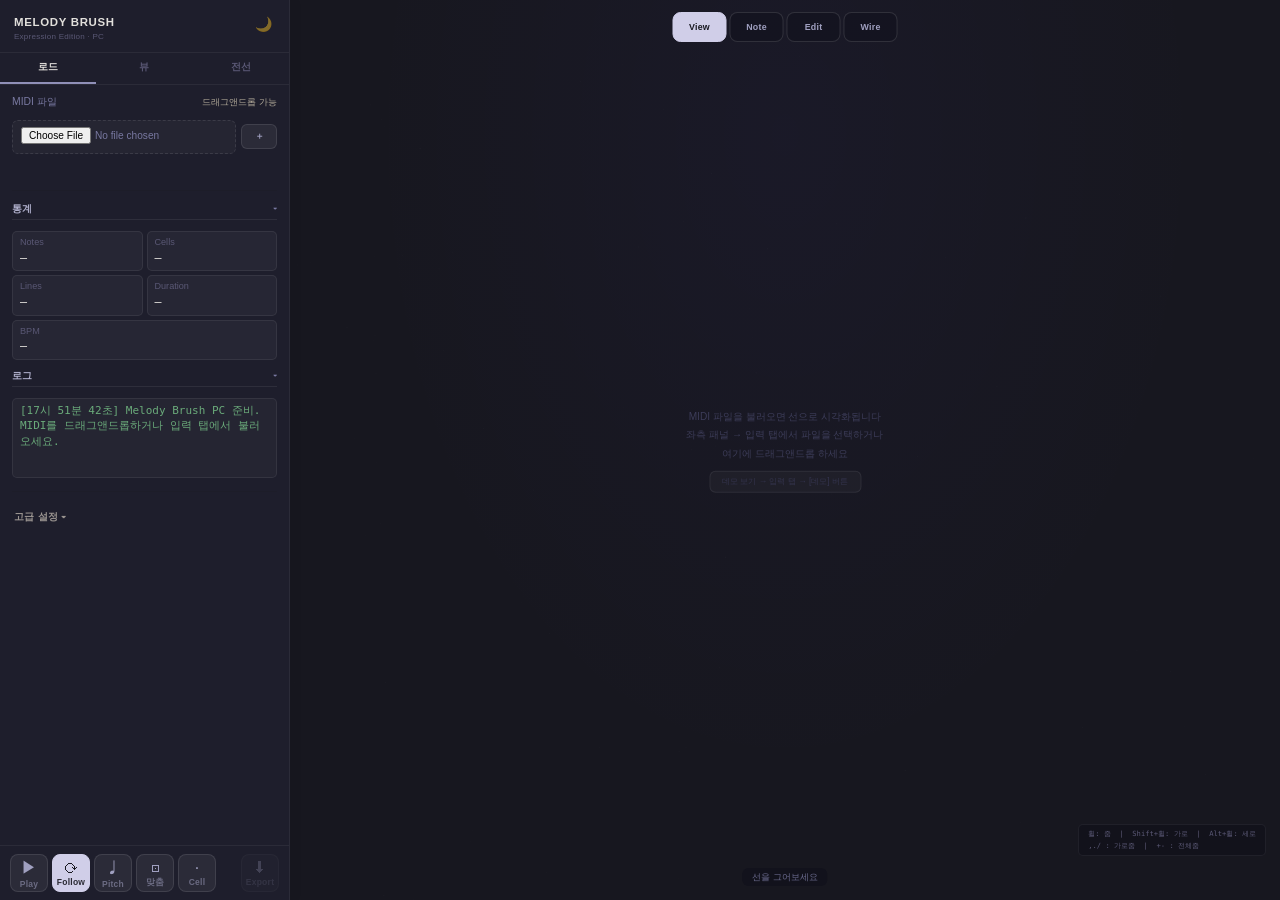
<file: melodybrush_v13pc/melodybrush_v13/백업/index.html>
<!DOCTYPE html>
<html lang="ko">
<head>
<meta charset="utf-8">
<meta name="viewport" content="width=device-width,initial-scale=1">
<title>Melody Brush — PC</title>
<link rel="stylesheet" href="style.css">
</head>
<body>

<!-- ════ 사이드 패널 ════ -->
<div id="sidebar">
  <div id="sidebar-header">
    <div>
      <div id="sidebar-logo">Melody Brush</div>
      <div id="sidebar-sub">Expression Edition · PC</div>
    </div>
    <button id="btn-darkmode" onclick="toggleDarkMode()" title="다크 모드 전환">☀</button>
  </div>

  <div id="panel-tabs">
    <button class="ptab on" data-tab="tab-load" onclick="switchPanelTab(this)">로드</button>
    <button class="ptab"    data-tab="tab-view" onclick="switchPanelTab(this)">뷰</button>
    <button class="ptab"    data-tab="tab-wire" onclick="switchPanelTab(this)">전선</button>
  </div>

  <div id="panel-scroll">
    <!-- 로드 탭 -->
    <div class="tab-section on" id="tab-load">
      <div class="mp-label">MIDI 파일 <span style="font-size:.70rem;color:#b0a898">드래그앤드롭 가능</span></div>
      <div style="display:flex;gap:5px;align-items:center;">
        <input type="file" class="mf" id="midiFile" accept=".mid,.midi" style="flex:1;">
        <button class="pbtn" onclick="addMidiLayer()" title="MIDI 파일 추가 (새 레이어)" style="flex:none;padding:5px 8px;font-size:.70rem;">＋</button>
      </div>
      <div id="midiStatus" style="font-size:.72rem;color:#9a9490;min-height:14px;margin-top:2px;font-family:monospace;"></div>
      <div id="midi-layer-list" style="display:none;flex-direction:column;gap:3px;margin-top:3px;"></div>
      <div id="tab-input-lines" style="display:none;">
        <div style="height:1px;background:rgba(20,15,5,0.08);margin:2px 0;"></div>
        <div class="mp-title clp-hdr" onclick="toggleSection('clp-lines')">
          Line 목록<span class="clp-arrow" id="clp-lines-arr">▾</span>
        </div>
        <div id="clp-lines">
          <div class="line-list" id="lineList"></div>
        </div>
      </div>
      <div style="height:1px;background:rgba(20,15,5,0.08);margin:2px 0;"></div>
      <div class="mp-title clp-hdr" onclick="toggleSection('clp-stat')">
        통계<span class="clp-arrow" id="clp-stat-arr">▾</span>
      </div>
      <div id="clp-stat">
        <div class="mp-stat-grid">
          <div class="mp-stat"><div class="sk">Notes</div><div class="sv" id="s_notes">—</div></div>
          <div class="mp-stat"><div class="sk">Cells</div><div class="sv" id="s_cells">—</div></div>
          <div class="mp-stat"><div class="sk">Lines</div><div class="sv" id="s_lines">—</div></div>
          <div class="mp-stat"><div class="sk">Duration</div><div class="sv" id="s_dur">—</div></div>
          <div class="mp-stat" style="grid-column:span 2"><div class="sk">BPM</div><div class="sv" id="s_bpm">—</div></div>
        </div>
      </div>
      <div class="mp-title clp-hdr" onclick="toggleSection('clp-log')">
        로그<span class="clp-arrow" id="clp-log-arr">▾</span>
      </div>
      <div id="clp-log">
        <div class="mp-console" id="logBox"></div>
      </div>
    </div>

    <!-- 뷰 탭 -->
    <div class="tab-section" id="tab-view">
      <div class="mp-title">Line 분리 — 연결 우선</div>
      <div class="mp-label">Gap 임계값 — 이 이상이면 끊음</div>
      <div class="presetrow" id="gap-presets">
        <button class="pbtn" data-val="250" onclick="setGapPreset(this)">250ms</button>
        <button class="pbtn" data-val="500" onclick="setGapPreset(this)">500ms</button>
        <button class="pbtn act" data-val="800" onclick="setGapPreset(this)">800ms</button>
        <button class="pbtn" data-val="1200" onclick="setGapPreset(this)">1200ms</button>
      </div>
      <input type="hidden" id="gapThr" value="800">
      <div class="mp-label">Pitch Jump 임계값 — 이 이상이면 끊음</div>
      <div class="presetrow" id="pjump-presets">
        <button class="pbtn" data-val="600" onclick="setPitchPreset(this)">600c</button>
        <button class="pbtn" data-val="900" onclick="setPitchPreset(this)">900c</button>
        <button class="pbtn act" data-val="1200" onclick="setPitchPreset(this)">1200c</button>
        <button class="pbtn" data-val="99999" onclick="setPitchPreset(this)">OFF</button>
      </div>
      <input type="hidden" id="pitchJump" value="1200">
      <div class="mp-label">최소 Note 수 <span class="vv" id="v_minn">2</span></div>
      <input type="range" class="msl" id="minNotes" min="1" max="8" step="1" value="2">
      <div class="presetrow" style="flex-wrap:wrap;gap:4px;margin-top:2px;">
        <button class="pbtn" id="btn-stp" onclick="toggleSameTrackPriority()" style="flex:none;padding:5px 8px;">Same Track 우선</button>
        <button class="pbtn" id="btn-swc" onclick="toggleWeakConn()" style="flex:none;padding:5px 8px;">Weak 연결 표시</button>
        <button class="pbtn" id="btn-ghost" onclick="toggleGhostConn()" style="flex:none;padding:5px 8px;">유령선 연결</button>
      </div>
      <div style="height:1px;background:rgba(20,15,5,0.08);margin:4px 0;"></div>
      <div class="mp-title">Expression</div>
      <div class="mp-label">PB 범위 (semi) <span class="vv" id="v_pbr">2</span></div>
      <input type="range" class="msl" id="pbRange" min="1" max="12" step="1" value="2">
      <div class="mp-label">Vibrato 깊이 <span class="vv" id="v_vbpb">0.7</span></div>
      <input type="range" class="msl" id="vibPbDepth" min="0.1" max="1.0" step="0.1" value="0.7">
      <div class="mp-label">Glide 강도 <span class="vv" id="v_glpb">0.8</span></div>
      <input type="range" class="msl" id="glidePb" min="0.1" max="1.0" step="0.1" value="0.8">
      <div class="mp-label">Velocity <span class="vv" id="v_vs">1.0</span></div>
      <input type="range" class="msl" id="velScale" min="0.5" max="1.5" step="0.1" value="1.0">
    </div>


    <!-- 전선 탭 -->
    <div class="tab-section" id="tab-wire">
      <div class="mp-title">전선 (Wire Layer)</div>

      <div class="mp-label" style="font-weight:700;">적용 방식</div>
      <div id="wire-mode-btns" style="display:flex;flex-direction:column;gap:3px;margin-bottom:4px;">
        <button class="wmbtn act" data-wm="full"  onclick="setWireMode('full')">① 전체 연결 — 동일 피복으로 전체 덮기</button>
        <button class="wmbtn"     data-wm="pitch" onclick="setWireMode('pitch')">② 피치별 — 음역 위상에 따라 투명도 조절</button>
        <button class="wmbtn"     data-wm="time"  onclick="setWireMode('time')">③ 타임라인별 — 구간마다 피복 개별 조절</button>
      </div>

      <div class="mp-label">피복 색상</div>
      <div style="display:flex;gap:5px;flex-wrap:wrap;margin-bottom:4px;" id="wire-color-swatches">
        <div class="wcs act" data-col="#f7f4ec" style="background:#f7f4ec;border:1.5px solid #2a2620;"></div>
        <div class="wcs" data-col="#2a2620" style="background:#2a2620;"></div>
        <div class="wcs" data-col="#5b6ea8" style="background:#5b6ea8;"></div>
        <div class="wcs" data-col="#3d8f6a" style="background:#3d8f6a;"></div>
        <div class="wcs" data-col="#a06b30" style="background:#a06b30;"></div>
        <div class="wcs" data-col="#7a4a8a" style="background:#7a4a8a;"></div>
      </div>

      <div id="wire-opt-full">
        <div class="mp-label">피복 투명도 <span class="vv" id="v_wire_alpha">0.92</span></div>
        <input type="range" class="msl" id="wireAlpha" min="0" max="1" step="0.01" value="0.92">
        <div class="mp-label">피복 두께 <span class="vv" id="v_wire_w">자동</span></div>
        <input type="range" class="msl" id="wireWidth" min="0" max="40" step="1" value="0">
        <div style="font-size:.70rem;color:#9a9490;margin-top:-3px;">0 = Cell 크기 기준 자동</div>
      </div>

      <div id="wire-opt-pitch" style="display:none;">
        <div class="mp-label">고음 투명도 <span class="vv" id="v_wire_hi_a">0.30</span></div>
        <input type="range" class="msl" id="wireHiAlpha" min="0" max="1" step="0.01" value="0.30">
        <div class="mp-label">저음 투명도 <span class="vv" id="v_wire_lo_a">0.95</span></div>
        <input type="range" class="msl" id="wireLoAlpha" min="0" max="1" step="0.01" value="0.95">
        <div class="mp-label">기준 피치 <span class="vv" id="v_wire_psplit">C4</span></div>
        <input type="range" class="msl" id="wirePitchSplit" min="36" max="96" step="1" value="60">
        <div style="font-size:.70rem;color:#9a9490;margin-top:-3px;">기준 음보다 높으면 고음 투명도</div>
      </div>

      <div id="wire-opt-time" style="display:none;">
        <div class="mp-label">구간 수 <span class="vv" id="v_wire_segs">4</span></div>
        <input type="range" class="msl" id="wireSegCount" min="2" max="8" step="1" value="4">
        <div id="wire-seg-sliders" style="display:flex;flex-direction:column;gap:2px;margin-top:2px;"></div>
      </div>

      <div style="height:1px;background:rgba(20,15,5,0.09);margin:5px 0;"></div>
      <button class="mp-btn mp-btn-pri" id="btn-apply-wire" onclick="applyWireLayer()" disabled>선 입히기</button>
      <div style="display:flex;gap:5px;">
        <button class="mp-btn mp-btn-sec" id="btn-merge-wire" onclick="mergeWireLayer()" disabled style="flex:1">레이어 병합</button>
        <button class="mp-btn mp-btn-sec" id="btn-remove-wire" onclick="removeWireLayer()" disabled style="flex:1">전선 제거</button>
      </div>
      <div id="wire-status" style="font-size:.72rem;color:#9a9490;font-family:monospace;min-height:14px;margin-top:2px;"></div>
    </div>

    <!-- 고급 설정 (접이식) -->
    <div style="height:1px;background:rgba(20,15,5,0.08);margin:4px 0;"></div>
    <button id="btn-adv" onclick="toggleAdv()" style="width:100%;border:none;background:transparent;text-align:left;font-size:.76rem;font-weight:700;color:#9a9490;padding:5px 2px;cursor:pointer;letter-spacing:.03em;">고급 설정 ▾</button>
    <div id="adv-section" style="display:none;flex-direction:column;gap:8px;">
      <div class="mp-title">Cell 분해</div>
      <div class="mp-label">Cell 크기 <span class="vv" id="v_cell">80ms</span></div>
      <input type="range" class="msl" id="cellMs" min="20" max="200" step="10" value="80">
      <div class="mp-label">Attack 임계 <span class="vv" id="v_atk">0.25</span></div>
      <input type="range" class="msl" id="atkThr" min="0.05" max="0.60" step="0.05" value="0.25">
      <div class="mp-label">Vibrato (cent) <span class="vv" id="v_vib">40</span></div>
      <input type="range" class="msl" id="vibCent" min="10" max="120" step="5" value="40">
      <div class="mp-label">Decay 기울기 <span class="vv" id="v_dec">0.15</span></div>
      <input type="range" class="msl" id="decThr" min="0.05" max="0.50" step="0.05" value="0.15">
      <div class="mp-title">Human Filter</div>
      <div class="mp-label">적용 강도 <span class="vv" id="v_hfstr">1.0</span></div>
      <input type="range" class="msl" id="hfStrength" min="0" max="1" step="0.1" value="1.0">
      <div class="mp-label">Vibrato 최소 지속 <span class="vv" id="v_vdur">120ms</span></div>
      <input type="range" class="msl" id="vibDur" min="40" max="300" step="10" value="120">
      <div class="mp-label">Glide 최소 이동 <span class="vv" id="v_gmin">80cent</span></div>
      <input type="range" class="msl" id="glideMin" min="30" max="200" step="10" value="80">
      <div class="mp-label">True Change 임계 <span class="vv" id="v_tch">150cent</span></div>
      <input type="range" class="msl" id="trueThr" min="80" max="300" step="10" value="150">
      <div class="mp-title">Expression 상세</div>
      <div class="mp-label">CC11 Decay 곡선 <span class="vv" id="v_deccv">0.5</span></div>
      <input type="range" class="msl" id="decCurve" min="0.1" max="1.0" step="0.1" value="0.5">
      <button class="mp-btn mp-btn-sec" onclick="runAnalysis()">심층 분석 실행</button>
      <button class="mp-btn mp-btn-sec" onclick="runDemo()">데모</button>
    </div>
  </div>

  <!-- 레이어 패널 -->
  <div id="layer-panel" style="display:none;flex-shrink:0;border-top:1px solid rgba(20,15,5,0.08);background:#f5f2eb;">
    <div style="padding:6px 12px 4px;display:flex;align-items:center;justify-content:space-between;">
      <span style="font-size:.6rem;font-weight:700;color:#2a2620;letter-spacing:.05em;text-transform:uppercase;">Layers</span>
      <span id="layer-count" style="font-size:.58rem;color:#9a9490;font-family:monospace;"></span>
    </div>
    <div id="layer-list" style="max-height:140px;overflow-y:auto;padding:0 8px 6px;display:flex;flex-direction:column;gap:2px;scrollbar-width:thin;scrollbar-color:rgba(20,15,5,0.15) transparent;"></div>
  </div>

  <!-- 하단 툴바 -->
  <div id="sidebar-tools">
    <div class="tool-row">
      <button class="tbtn" id="btn-play" onclick="togglePlay()">▶<span class="lbl">Play</span></button>
      <!-- 기본 모드 전용 -->
      <button class="tbtn act" id="btn-autofollow" onclick="toggleAutoFollow()" title="재생 시 자동 스크롤">⟳<span class="lbl">Follow</span></button>
      <button class="tbtn" id="btn-pitchfollow" onclick="togglePitchFollow()" title="포커스 트랙 피치 따라가기">♩<span class="lbl">Pitch</span></button>
      <button class="tbtn" id="btn-fitview" onclick="fitView()" title="전체 선 최적 맞춤">⊡<span class="lbl">맞춤</span></button>
      <button class="tbtn" id="btn-cellview" onclick="zoomToCell()" title="Cell 단위로 줌인">·<span class="lbl">Cell</span></button>
      <!-- Edit 모드 전용 -->
      <button class="tbtn act" id="btn-draw"  onclick="setTool('draw')">✒<span class="lbl">Draw</span></button>
      <button class="tbtn"     id="btn-catch" onclick="setTool('catch')">⊕<span class="lbl">Catch</span></button>
      <button class="tbtn"     id="btn-undo"  onclick="undo()">↶<span class="lbl">Undo</span></button>
      <div id="instr-toggle">
        <button class="ibtn act" id="ibtn-piano"  onclick="setInstrument('piano')">🎹</button>
        <button class="ibtn"     id="ibtn-violin" onclick="setInstrument('violin')">🎻</button>
      </div>
      <!-- 공통 -->
      <button class="tbtn" id="btn-export" onclick="doMidiSave()" disabled>⬇<span class="lbl">Export</span></button>
    </div>
  </div>
</div>

<!-- ════ 캔버스 영역 ════ -->
<div id="paper-wrap">
  <canvas id="paper"></canvas>
  <div class="pcursor" id="pcursor"></div>
  <div id="playhead-time"></div>

  <!-- 드래그앤드롭 오버레이 -->
  <div id="drop-overlay">🎵 여기에 MIDI 파일을 놓으세요</div>

  <!-- 빈 화면 안내 -->
  <div id="drop-hint">
    <div class="dh-text">MIDI 파일을 불러오면 선으로 시각화됩니다<br>좌측 패널 → 입력 탭에서 파일을 선택하거나<br>여기에 드래그앤드롭 하세요</div>
    <div class="dh-key">데모 보기 → 입력 탭 → [데모] 버튼</div>
  </div>

  <!-- 상단 모드바 -->
  <div id="mode-bar">
    <button class="mbtn act" id="mbtn-view" onclick="setAppMode('view')">View</button>
    <button class="mbtn"     id="mbtn-note" onclick="setAppMode('note')">Note</button>
    <button class="mbtn"     id="mbtn-edit" onclick="setAppMode('edit')">Edit</button>
    <button class="mbtn"     id="mbtn-wire" onclick="setAppMode('wire')">Wire</button>
  </div>

  <!-- LOD 배지 -->
  <div id="lod-badge"></div>
  <!-- Zoom 힌트 -->
  <div id="zoom-hint">휠: 줌 &nbsp;|&nbsp; Shift+휠: 가로 &nbsp;|&nbsp; Alt+휠: 세로<br>,./ : 가로줌 &nbsp;|&nbsp; +- : 전체줌</div>

  <!-- Gesture 범례 -->
  <div id="gest-legend">
    <div class="gl-item"><div class="gl-dot" style="background:#facc15"></div>ATK</div>
    <div class="gl-item"><div class="gl-dot" style="background:#4ade80"></div>HLD</div>
    <div class="gl-item"><div class="gl-dot" style="background:#c084fc"></div>VIB</div>
    <div class="gl-item"><div class="gl-dot" style="background:#f97316"></div>GLI</div>
    <div class="gl-item"><div class="gl-dot" style="background:#60a5fa"></div>DEC</div>
    <div class="gl-item"><div class="gl-dot" style="background:#94a3b8"></div>TAIL</div>
    <div class="gl-item"><div class="gl-dot" style="background:#f87171"></div>NOISE</div>
  </div>

  <!-- 힌트 -->
  <div id="hint"></div>

  <!-- 진행바 -->
  <div id="prog-wrap">
    <div id="prog-label">분석 중…</div>
    <div id="prog-track"><div id="prog-bar"></div></div>
  </div>

  <!-- 미니맵 -->
  <div id="minimap-wrap">
    <canvas id="minimap-canvas" width="280" height="140"></canvas>
    <div id="minimap-vp"></div>
  </div>

  <!-- 단축키 힌트 -->
  <div id="shortcuts">
    Space: 재생/정지 &nbsp; Ctrl+Z: 되돌리기<br>
    휠: 줌 &nbsp; 드래그: 이동<br>
    V: View &nbsp; N: Note &nbsp; E: Edit
  </div>
</div>

<!-- ════ state.js ════ -->
<script>
/* ════════════════════════════════════════════════════════════
   상수 / 유틸리티
════════════════════════════════════════════════════════════ */
// Track = 색상 정체성, Line = 명도 변화만 (±14%)
const TRACK_BASE = [
  {h:   2, s: 88, l: 58}, // Track 0: 빨강
  {h: 218, s: 88, l: 60}, // Track 1: 파랑
  {h:  38, s: 90, l: 54}, // Track 2: 앰버/주황
  {h: 145, s: 80, l: 48}, // Track 3: 초록
  {h: 278, s: 85, l: 63}, // Track 4: 보라
  {h: 174, s: 82, l: 48}, // Track 5: 청록/에메랄드
  {h: 328, s: 88, l: 60}, // Track 6: 핫핑크
  {h:  50, s: 92, l: 52}, // Track 7: 금/황금색
];
function hslToHex(h, s, l) {
  s /= 100; l /= 100;
  const a = s * Math.min(l, 1 - l);
  const f = n => { const k = (n + h / 30) % 12; const c = l - a * Math.max(-1, Math.min(k - 3, 9 - k, 1)); return Math.round(255 * c).toString(16).padStart(2, '0'); };
  return `#${f(0)}${f(8)}${f(4)}`;
}
function trackLineColor(trackIdx, trackLineIdx) {
  const base = TRACK_BASE[trackIdx % TRACK_BASE.length];
  const lShift = (trackLineIdx % 5) * 7 - 14; // -14, -7, 0, +7, +14
  const lAdj = _darkMode ? 0 : -16;
  const L = Math.max(28, Math.min(82, base.l + lShift + lAdj));
  return hslToHex(base.h, base.s, L);
}
const TRACK_COLS_LIGHT = ['#1d4ed8','#15803d','#b45309','#7e22ce','#0e7490','#c2410c','#166534','#9d174d'];
const TRACK_COLS_DARK  = ['#60a5fa','#4ade80','#fbbf24','#c084fc','#22d3ee','#fb923c','#86efac','#f472b6'];
let TRACK_COLS = TRACK_COLS_DARK;
const GESTURE_COL = {
  ATTACK: '#facc15', HOLD: '#4ade80', VIBRATO: '#c084fc',
  GLIDE: '#f97316', DECAY: '#60a5fa', TAIL: '#94a3b8', NOISE: '#f87171'
};
const clamp = (v, lo, hi) => Math.max(lo, Math.min(hi, v));
const midiToCents = midi => (midi - 69) * 100;

const NOTE_NAMES_W = ['C','C#','D','D#','E','F','F#','G','G#','A','A#','B'];
function midiToName(m) { return NOTE_NAMES_W[m % 12] + (Math.floor(m / 12) - 1); }

/* ════════════════════════════════════════════════════════════
   캔버스 / 래퍼 전역 레퍼런스
   (main.js 맨 위에서 할당)
════════════════════════════════════════════════════════════ */
var cv, ctx, wrap;

/* ════════════════════════════════════════════════════════════
   뷰포트
════════════════════════════════════════════════════════════ */
let VP = {t0: 0, t1: 10000, p0: -1800, p1: 1800};
let DPR = 1, CW = 0, CH = 0;

function tx(t) { return (t - VP.t0) / (VP.t1 - VP.t0) * CW; }
function xt(x) { return VP.t0 + x / CW * (VP.t1 - VP.t0); }
function ly(p) { return CH * (1 - (p - VP.p0) / (VP.p1 - VP.p0)); }
function yl(y) { return VP.p0 + (1 - y / CH) * (VP.p1 - VP.p0); }

function vpPanBy(dxPx, dyPx) {
  const dt = dxPx / CW * (VP.t1 - VP.t0), dp = dyPx / CH * (VP.p1 - VP.p0);
  VP.t0 -= dt; VP.t1 -= dt; VP.p0 += dp; VP.p1 += dp;
}
function vpZoomAt(cx, cy, factor, tFactor, pFactor) {
  const tf = tFactor !== undefined ? tFactor : factor;
  const pf = pFactor !== undefined ? pFactor : factor;
  const tC = xt(cx), pC = yl(cy);
  const tSpan = clamp((VP.t1 - VP.t0) * tf, 200, 1200000);
  const pSpan = clamp((VP.p1 - VP.p0) * pf, 100, 7200);
  VP.t0 = tC - cx / CW * tSpan; VP.t1 = VP.t0 + tSpan;
  VP.p0 = pC - (1 - cy / CH) * pSpan; VP.p1 = VP.p0 + pSpan;
}
function autoFitVP(notes, totalMs) {
  if (!notes.length) { VP = {t0: 0, t1: Math.max(totalMs * 1.05, 5000), p0: -1800, p1: 1800}; return; }
  let lo = Infinity, hi = -Infinity;
  notes.forEach(n => { const c = midiToCents(n.midi); if (c < lo) lo = c; if (c > hi) hi = c; });
  const span = hi - lo, pad = Math.max(500, span * 0.55);
  VP.t0 = -totalMs * 0.03; VP.t1 = totalMs * 1.08;
  VP.p0 = lo - pad; VP.p1 = hi + pad;
  if (VP.p1 - VP.p0 < 900) { const m = (VP.p0 + VP.p1) / 2; VP.p0 = m - 450; VP.p1 = m + 450; }
}
function zoomToCell() {
  const tCenter = (VP.t0 + VP.t1) / 2;
  const pCenter = (VP.p0 + VP.p1) / 2;
  VP.t0 = tCenter - 1000; VP.t1 = tCenter + 1000;
  const pSpan = clamp(VP.p1 - VP.p0, 400, 1200);
  VP.p0 = pCenter - pSpan / 2; VP.p1 = pCenter + pSpan / 2;
  refreshLegend(); render();
}
function fitView() {
  let tMin = Infinity, tMax = -Infinity, pMin = Infinity, pMax = -Infinity;
  midiLines.forEach(line => {
    tMin = Math.min(tMin, line.startMs); tMax = Math.max(tMax, line.endMs);
    (line.smoothCoreline || []).forEach(p => { pMin = Math.min(pMin, p.cents); pMax = Math.max(pMax, p.cents); });
    if (!(line.smoothCoreline || []).length)
      line.fibers.forEach(f => f.points.forEach(p => { pMin = Math.min(pMin, p.cents); pMax = Math.max(pMax, p.cents); }));
  });
  _layer.strokes.forEach(s => (s.pts || []).forEach(p => {
    tMin = Math.min(tMin, p.time); tMax = Math.max(tMax, p.time);
    pMin = Math.min(pMin, p.pitch); pMax = Math.max(pMax, p.pitch);
  }));
  if (!isFinite(tMin)) return;
  const tSpan = Math.max(tMax - tMin, 500);
  const pSpan = pMax - pMin;
  const pPad = Math.max(200, pSpan * 0.22);
  VP.t0 = tMin - tSpan * 0.03;
  VP.t1 = tMax + tSpan * 0.05;
  VP.p0 = pMin - pPad;
  VP.p1 = pMax + pPad;
  if (VP.p1 - VP.p0 < 900) { const mid = (VP.p0 + VP.p1) / 2; VP.p0 = mid - 450; VP.p1 = mid + 450; }
  render();
}

/* ════════════════════════════════════════════════════════════
   LOD — 5단계 줌 레벨
════════════════════════════════════════════════════════════ */
function getLOD() {
  const s = VP.t1 - VP.t0;
  if (s > 60000) return 0;
  if (s > 15000) return 1;
  if (s > 4000)  return 2;
  if (s > 800)   return 3;
  return 4;
}
const LOD_NAMES = ['🌲 Forest', '〰 Line', '〜 Stroke', '· Cell', '✦ Gesture'];

/* ════════════════════════════════════════════════════════════
   앱 모드
════════════════════════════════════════════════════════════ */
let appMode = 'view';
let drawTool = 'draw';

/* ════════════════════════════════════════════════════════════
   분석 데이터
════════════════════════════════════════════════════════════ */
let midiTracks = [], allCells = [], hfResult = [], exprEvents = [];
let rawMidiTracks = []; // parseMidi 원본 — 트랙/채널 단위 (레이어 패널용)
let detectedBpm = 120, audioBuf = null, audioCtx2 = null;
let midiLines = [], selectedLine = null;
let _midiLayers = []; // [{name, visible}]
let _globalLineIdOff = 0;
let _activeLayerIdx = null; // null = 전체 동등, number = 포커스된 레이어
let _focusedTrack = null;  // null = 전체 동등, number = 포커스된 trackIdx
let _currentMidiName = 'MIDI';

/* ════════════════════════════════════════════════════════════
   Draw 레이어
════════════════════════════════════════════════════════════ */
let _layer = {id: 1, color: '#241f18', instrument: 'piano', strokes: []};
let _drawing = null;
let _catchPoint = null, _catchDragging = false;
const PULL_FALLOFF_MS = 420;
let _catchOrigPts = null, _catchOrigCents = 0, _catchTargetCents = 0, _catchCurCents = 0, _catchRAF = null;
let _holdStart = null, _holdAnchor = null, _holdMoved = false, _holdRAF = null;
const HOLD_DELAY = 400, HOLD_MAX_R = 24, HOLD_GROW = 0.014;
let _history = [];

/* ════════════════════════════════════════════════════════════
   레이어 (MIDI 트랙별 표시/숨김)
════════════════════════════════════════════════════════════ */
var hiddenTracks = new Set(); // "trackIdx-ch" 형태의 key
let wireLayer = null, wireMerged = false, wireColor = '#f7f4ec';
let wireMode = 'full';
let _wireDrag = null;

/* ════════════════════════════════════════════════════════════
   재생
════════════════════════════════════════════════════════════ */
let _activeSrcs = [], _playing = false, _playRAF = null, _playElapsed = -9999;
let _autoFollow = true, _sameTrackPriority = false, _showWeakConn = false, _darkMode = true;
let _showGhostConn = false;
let _pitchFollow = false;

/* ════════════════════════════════════════════════════════════
   미니맵
════════════════════════════════════════════════════════════ */
let _mmTotalMs = 0;
const MM_W = 280, MM_H = 140;
</script>

<!-- ════ midi.js ════ -->
<script>
/* ════════════════════════════════════════════════════════════
   MIDI PARSER
════════════════════════════════════════════════════════════ */
function parseMidi(buf) {
  const u8 = new Uint8Array(buf); let pos = 0;
  const r8 = () => u8[pos++];
  const r16 = () => { const v = (u8[pos] << 8) | u8[pos + 1]; pos += 2; return v; };
  const r32 = () => { const v = (u8[pos] << 24) | (u8[pos + 1] << 16) | (u8[pos + 2] << 8) | u8[pos + 3]; pos += 4; return v >>> 0; };
  const rVL = () => { let v = 0, b; do { b = r8(); v = (v << 7) | (b & 0x7f); } while (b & 0x80); return v; };
  if (String.fromCharCode(...u8.slice(0, 4)) !== 'MThd') throw new Error('Not a MIDI file');
  pos += 4; r32();
  const fmt = r16(), nTracks = r16(), tpb = r16();
  const rawTracks = [];
  for (let t = 0; t < nTracks; t++) {
    const hdr = String.fromCharCode(...u8.slice(pos, pos + 4)); pos += 4;
    if (hdr !== 'MTrk') throw new Error('Bad track header');
    const tLen = r32(), end = pos + tLen;
    const evs = []; let tick = 0, status = 0;
    while (pos < end) {
      const dt = rVL(); tick += dt; let b = u8[pos];
      if (b & 0x80) { status = b; pos++; }
      const cmd = status & 0xf0, ch = status & 0x0f;
      // [FIX] meta event는 status===0xff로 직접 비교해야 함
      // cmd = status & 0xf0 = 0xFF & 0xF0 = 0xF0 이므로 cmd===0xff는 절대 true가 안됨
      // → 템포 이벤트가 SysEx로 오인되어 완전히 무시되던 버그
      if (status === 0xff) {
        const mt = r8(), ml = rVL(), md = u8.slice(pos, pos + ml); pos += ml;
        if (mt === 0x51) evs.push({tick, type: 'tempo', uspb: (md[0] << 16) | (md[1] << 8) | md[2]});
        if (mt === 0x2f) break;
      } else if (cmd === 0xf0 || cmd === 0xf7) { const sl = rVL(); pos += sl; }
      else if (cmd === 0x90 || cmd === 0x80) { const note = r8(), vel = r8(); evs.push({tick, type: (cmd === 0x90 && vel > 0) ? 'on' : 'off', ch, note, vel}); }
      else if (cmd === 0xa0 || cmd === 0xb0 || cmd === 0xe0) { r8(); r8(); }
      else if (cmd === 0xc0 || cmd === 0xd0) { r8(); }
      else pos++;
    }
    pos = end; rawTracks.push(evs);
  }
  // [FIX] 기본값을 먼저 쌓지 않고, 실제 이벤트가 없을 때만 기본값(120BPM) 사용
  // 기존 코드는 tick=0 템포 이벤트가 있을 때 기본값 500000과 실제값이 공존해
  // tickToMs()가 tempos[0](잘못된 500000)을 prev로 시작해 속도 오차가 발생했음
  let tempos = [];
  rawTracks.flat().filter(e => e.type === 'tempo').sort((a, b) => a.tick - b.tick).forEach(e => tempos.push({tick: e.tick, uspb: e.uspb}));
  if (!tempos.length || tempos[0].tick > 0) tempos.unshift({tick: 0, uspb: 500000});
  function tickToMs(tick) {
    let ms = 0, prev = tempos[0];
    for (let i = 1; i < tempos.length; i++) { const t = tempos[i]; if (t.tick >= tick) break; ms += (t.tick - prev.tick) / tpb * (prev.uspb / 1000); prev = t; }
    return ms + (tick - prev.tick) / tpb * (prev.uspb / 1000);
  }
  detectedBpm = Math.round(60_000_000 / tempos[0].uspb);
  console.log('[MB] parseMidi — tpb:', tpb, '/ tempos:', tempos.map(t => `tick${t.tick}=uspb${t.uspb}`).join(', '), '/ BPM:', detectedBpm);
  const result = [];
  rawTracks.forEach((evs, ti) => {
    const byChannel = {};
    evs.forEach(e => { if (e.type !== 'on' && e.type !== 'off') return; if (!byChannel[e.ch]) byChannel[e.ch] = []; byChannel[e.ch].push(e); });
    Object.entries(byChannel).forEach(([ch, cev]) => {
      const open = {}, notes = [];
      cev.forEach(e => {
        if (e.type === 'on') open[e.note] = {tick: e.tick, vel: e.vel};
        else if (open[e.note]) {
          const o = open[e.note], startMs = tickToMs(o.tick), endMs = tickToMs(e.tick);
          if (endMs - startMs > 10) notes.push({midi: e.note, startMs, endMs, durMs: endMs - startMs, velocity: o.vel, trackIdx: ti, ch: +ch});
          delete open[e.note];
        }
      });
      if (notes.length) result.push({trackIdx: ti, ch: +ch, notes: notes.sort((a, b) => a.startMs - b.startMs)});
    });
  });
  if (result.length && result[0].notes.length) {
    const n = result[0].notes[0];
    console.log('[MB] 첫 노트 — midi:', n.midi, '/ startMs:', n.startMs.toFixed(1), '/ endMs:', n.endMs.toFixed(1), '/ durMs:', n.durMs.toFixed(1));
    const n2 = result[0].notes[1];
    if (n2) console.log('[MB] 두번째 노트 — startMs:', n2.startMs.toFixed(1));
  }
  result._bpm = detectedBpm; return result;
}

/* ════════════════════════════════════════════════════════════
   AUDIO META
════════════════════════════════════════════════════════════ */
function extractFrameMeta(ab, t0Ms, t1Ms) {
  const sr = ab.sampleRate, ch = ab.getChannelData(0);
  const s0 = Math.max(0, Math.floor(t0Ms / 1000 * sr)), s1 = Math.min(ch.length, Math.ceil(t1Ms / 1000 * sr));
  if (s1 <= s0) return {rms: 0, brightness: 0, pitchHz: 0, confidence: 0};
  const frame = ch.slice(s0, s1), n = frame.length;
  let sum2 = 0; for (let i = 0; i < n; i++) sum2 += frame[i] * frame[i];
  const rms = Math.sqrt(sum2 / n);
  let hi = 0, tot = 0, prev = 0;
  for (let i = 0; i < n; i++) { const s = frame[i], h = s - prev * 0.82; prev = s; hi += h * h; tot += s * s; }
  const brightness = tot > 1e-6 ? Math.sqrt(hi / n) / Math.sqrt(tot / n) : 0;
  let pitchHz = 0, confidence = 0;
  if (rms > 0.008) {
    const minL = Math.floor(sr / 1000), maxL = Math.floor(sr / 70);
    let bL = -1, bC = 0, mean = 0;
    for (let i = 0; i < n; i++) mean += frame[i]; mean /= n;
    for (let lag = minL; lag <= maxL && lag < n; lag++) {
      let c = 0, eA = 0, eB = 0; const lim = Math.min(n - lag, 512);
      for (let i = 0; i < lim; i++) { const a = frame[i] - mean, b = frame[i + lag] - mean; c += a * b; eA += a * a; eB += b * b; }
      const norm = c / Math.sqrt(eA * eB + 1e-9); if (norm > bC) { bC = norm; bL = lag; }
    }
    if (bL > 0 && bC > 0.3) { pitchHz = sr / bL; confidence = bC; }
  }
  return {rms: +rms.toFixed(5), brightness: +Math.min(1, brightness).toFixed(4), pitchHz: +pitchHz.toFixed(2), confidence: +confidence.toFixed(4)};
}

/* ════════════════════════════════════════════════════════════
   CELL DECOMPOSE
════════════════════════════════════════════════════════════ */
function decomposNote(note, cellMs, atkThr, vibCent, decThr, ab) {
  const cells = [], dur = note.durMs, nCell = Math.max(1, Math.ceil(dur / cellMs));
  const vel = note.velocity / 127, useAudio = !!ab;
  const frames = [];
  for (let i = 0; i < nCell; i++) {
    const t0 = note.startMs + i * cellMs, t1 = Math.min(note.startMs + (i + 1) * cellMs, note.endMs);
    if (useAudio) { frames.push(extractFrameMeta(ab, t0, t1)); }
    else {
      const r = i / Math.max(1, nCell - 1), atkF = Math.min(0.15, 2 / nCell), decF = Math.max(0.75, 1 - 3 / nCell);
      let rms;
      if (r < atkF) rms = vel * (r / atkF) * 0.12;
      else if (r > decF) rms = vel * (1 - (r - decF) / (1 - decF)) * 0.10;
      else rms = vel * (0.085 + Math.sin(r * Math.PI) * 0.015);
      frames.push({rms, brightness: 0.7 - r * 0.4 + (i === 0 ? 0.15 : 0), pitchHz: 440 * Math.pow(2, (note.midi - 69) / 12), confidence: (r < 0.05 || r > 0.92) ? 0.45 + vel * 0.3 : 0.7 + vel * 0.25});
    }
  }
  const maxRms = frames.reduce((a, f) => f.rms > a ? f.rms : a, 1e-6);
  const pitchDrifts = frames.map(f => { if (!f.pitchHz || f.confidence < 0.3) return 0; return 69 + 12 * Math.log2(f.pitchHz / 440) - note.midi; });
  const smDrift = pitchDrifts.map((_, i) => { const lo = Math.max(0, i - 1), hi = Math.min(pitchDrifts.length - 1, i + 1); let s = 0, c = 0; for (let j = lo; j <= hi; j++) { s += pitchDrifts[j]; c++; } return s / c; });
  const vibratoDepths = smDrift.map((_, i) => {
    if (i < 2 || i > nCell - 3) return 0;
    const win = smDrift.slice(Math.max(0, i - 3), Math.min(nCell, i + 4));
    const range = win.reduce((a, b) => b > a ? b : a, -Infinity) - win.reduce((a, b) => b < a ? b : a, Infinity);
    let sc = 0; for (let j = 1; j < win.length; j++) if (Math.sign(win[j]) !== Math.sign(win[j - 1])) sc++;
    const vibThresh = Math.max(0.01, (vibCent / 100) * 0.08);
    return range > vibThresh && sc >= 2 ? Math.min(1, range / (vibCent / 100)) : 0;
  });
  for (let i = 0; i < nCell; i++) {
    const f = frames[i], r = i / Math.max(1, nCell - 1);
    const t0 = note.startMs + i * cellMs, t1 = Math.min(note.startMs + (i + 1) * cellMs, note.endMs);
    const energy = +Math.min(1, f.rms / maxRms).toFixed(4);
    const brightness = +Math.min(1, f.brightness).toFixed(4);
    const harmonicRatio = +Math.min(1, f.confidence * (0.6 + energy * 0.4)).toFixed(4);
    const vibratoDepth = +vibratoDepths[i].toFixed(4);
    const pitchDrift = +smDrift[i].toFixed(4);
    const pitchSlope = i > 0 ? +(smDrift[i] - smDrift[i - 1]).toFixed(6) : 0;
    const confidence = +f.confidence.toFixed(4);
    const ePrev = i > 0 ? Math.min(1, frames[i - 1].rms / maxRms) : 0;
    const eNext = i < nCell - 1 ? Math.min(1, frames[i + 1].rms / maxRms) : 0;
    const attackSpeed = +Math.max(0, energy - ePrev).toFixed(4);
    const decaySpeed = +Math.max(0, energy - eNext).toFixed(4);
    let gesture;
    if (i === 0 || attackSpeed > atkThr) gesture = 'ATTACK';
    else if (i === nCell - 1 && nCell > 2) gesture = 'TAIL';
    else if (decaySpeed > decThr && r > 0.5) gesture = 'DECAY';
    else if (vibratoDepth > 0.15) gesture = 'VIBRATO';
    else if (Math.abs(pitchSlope) > 0.08) gesture = 'GLIDE';
    else if (energy < 0.04) gesture = 'NOISE';
    else gesture = 'HOLD';
    cells.push({t0, t1, noteRef: note, gesture, pitch: +(note.midi + pitchDrift).toFixed(4), energy, brightness, harmonicRatio, vibratoDepth, pitchDrift, confidence, attackSpeed, decaySpeed, pitchSlope, cellIndex: i, cellTotal: nCell, fromAudio: useAudio});
  }
  return cells;
}

/* ════════════════════════════════════════════════════════════
   HUMAN FILTER
════════════════════════════════════════════════════════════ */
function runHumanFilter(notes, vibDurMs, glideMinCent, trueThrCent, strength) {
  const result = [];
  for (let i = 1; i < notes.length; i++) {
    const prev = notes[i - 1], cur = notes[i];
    const gap = cur.startMs - prev.endMs, pitchDiff = Math.abs(cur.midi - prev.midi) * 100;
    const overlap = prev.endMs > cur.startMs;
    const prevTail = (prev.cells || []).slice(-3), curHead = (cur.cells || []).slice(0, 3);
    const boundaryVib = [...prevTail, ...curHead].reduce((s, c) => s + c.vibratoDepth, 0) / Math.max(1, prevTail.length + curHead.length);
    const prevEnergy = prevTail.length ? prevTail[prevTail.length - 1].energy : 0;
    const curEnergy = curHead.length ? curHead[0].energy : 0;
    const energyJump = Math.abs(curEnergy - prevEnergy);
    let verdict;
    if (strength < 0.05) { verdict = pitchDiff >= trueThrCent ? 'TRUE_CHANGE' : gap > 400 ? 'PHRASE_BREAK' : 'TRUE_CHANGE'; }
    else {
      const vibScale = 1 + (1 - strength) * 3, glideScale = 1 + (1 - strength) * 2;
      if (boundaryVib > 0.25 * vibScale && pitchDiff < 200) verdict = 'VIBRATO';
      else if (overlap && pitchDiff < glideMinCent / vibScale) verdict = 'VIBRATO';
      else if (gap < vibDurMs && pitchDiff < glideMinCent / vibScale) verdict = 'VIBRATO';
      else if (pitchDiff < trueThrCent / glideScale && gap < 80 && energyJump < 0.3) verdict = 'GLIDE';
      else if (pitchDiff >= trueThrCent) verdict = 'TRUE_CHANGE';
      else if (gap > 400) verdict = 'PHRASE_BREAK';
      else verdict = 'TRUE_CHANGE';
    }
    result.push({fromNote: prev, toNote: cur, pitchDiff, gap, verdict, boundaryVib: +boundaryVib.toFixed(3), energyJump: +energyJump.toFixed(3)});
  }
  return result;
}

/* ════════════════════════════════════════════════════════════
   BUILD LINES / FIBER / CORELINE
════════════════════════════════════════════════════════════ */
function buildLines(tracks, idOffset=0, layerIdx=0) {
  const gapThr = +document.getElementById('gapThr').value;
  const pitchThrS = +document.getElementById('pitchJump').value / 100;
  const minNotes = +document.getElementById('minNotes').value;
  const cellMs = +document.getElementById('cellMs').value;
  const effGapThr = _sameTrackPriority ? gapThr * 1.5 : gapThr;
  const result = []; let lineId = idOffset;
  const trackLineCount = {};
  tracks.forEach(tr => {
    const notes = tr.notes; if (!notes.length) return;
    if (trackLineCount[tr.trackIdx] === undefined) trackLineCount[tr.trackIdx] = 0;
    let curLine = newLine(lineId++, tr.trackIdx, tr.ch); curLine._layerIdx = layerIdx; curLine._trackLineIdx = trackLineCount[tr.trackIdx]++; curLine.notes.push(notes[0]);
    for (let i = 1; i < notes.length; i++) {
      const prev = notes[i - 1], cur = notes[i];
      const gap = cur.startMs - prev.endMs, pitchDiff = Math.abs(cur.midi - prev.midi);
      const overlap = cur.startMs < prev.endMs;
      const hardCut = (!overlap && gap > effGapThr * 2) || pitchDiff > pitchThrS * 2;
      const softCut = !hardCut && ((!overlap && gap > effGapThr) || pitchDiff > pitchThrS);
      if (hardCut || (softCut && !_showWeakConn)) {
        if (curLine.notes.length >= minNotes) result.push(finalizeLine(curLine, cellMs));
        curLine = newLine(lineId++, tr.trackIdx, tr.ch); curLine._layerIdx = layerIdx; curLine._trackLineIdx = trackLineCount[tr.trackIdx]++;
      } else {
        cur._weakConn = softCut;
      }
      curLine.notes.push(cur);
    }
    if (curLine.notes.length >= minNotes) result.push(finalizeLine(curLine, cellMs));
  });
  return result;
}
function newLine(id, trackIdx, ch) { return {id, trackIdx, ch, notes: [], fibers: [], coreline: [], smoothCoreline: [], gestureSummary: {}, pitchRange: [0, 0], startMs: 0, endMs: 0}; }
function makeFiber(note, fiberIdx, lineId, cellMs) {
  const cells = note.cells || [];
  const gs = cells.reduce((a, c) => { a[c.gesture] = (a[c.gesture] || 0) + 1; return a; }, {});
  let wSum = 0, wPitch = 0; cells.forEach(c => { wSum += c.energy; wPitch += c.pitch * c.energy; });
  const avgPitch = wSum > 0 ? wPitch / wSum : note.midi;
  const energy = cells.reduce((s, c) => s + c.energy, 0) / Math.max(1, cells.length);
  const points = cells.map(c => ({t: (c.t0 + c.t1) / 2, pitch: c.pitch, cents: midiToCents(c.pitch), energy: c.energy, gesture: c.gesture, fiberIdx}));
  return {id: fiberIdx, lineId, note, cells, startMs: note.startMs, endMs: note.endMs, avgPitch: +avgPitch.toFixed(3), energy: +energy.toFixed(3), gestureSummary: gs, dominantGesture: Object.entries(gs).sort((a, b) => b[1] - a[1])[0]?.[0] || 'HOLD', points, weakConn: !!note._weakConn};
}
function finalizeLine(line, cellMs) {
  const notes = line.notes;
  line.startMs = notes[0].startMs; line.endMs = notes[notes.length - 1].endMs;
  let minP = Infinity, maxP = -Infinity;
  notes.forEach(n => { if (n.midi < minP) minP = n.midi; if (n.midi > maxP) maxP = n.midi; });
  line.pitchRange = [minP, maxP];
  line.fibers = notes.map((n, i) => makeFiber(n, i, line.id, cellMs));
  line.coreline = line.fibers.flatMap(f => f.points);
  line.smoothCoreline = buildSmoothCoreline(line);
  line.gestureSummary = line.fibers.reduce((a, f) => { Object.entries(f.gestureSummary).forEach(([g, n]) => { a[g] = (a[g] || 0) + n; }); return a; }, {});
  line.layerIdx = line._layerIdx || 0;
  line.color = trackLineColor(line.trackIdx, line._trackLineIdx || 0);
  line.label = `L${line.id} T${line.trackIdx} ch${line.ch}`;
  return line;
}
function buildSmoothCoreline(line) {
  const raw = [];
  line.fibers.forEach(fiber => {
    if (fiber.points.length) {
      fiber.points.forEach(p => raw.push({t: p.t, cents: p.cents, energy: p.energy || 0.5}));
    } else {
      const cents = midiToCents(fiber.note.midi);
      const energy = fiber.note.velocity / 127;
      raw.push({t: fiber.startMs, cents, energy});
      raw.push({t: fiber.endMs,   cents, energy});
    }
  });
  if (!raw.length) return [];
  raw.sort((a, b) => a.t - b.t);

  // 가우시안 이동평균으로 비브라토 흡수 (120ms 윈도우)
  const SMOOTH_MS = 120;
  const smoothed = raw.map((p, i) => {
    let wSum = 0, wCents = 0;
    for (let j = i; j >= 0 && raw[j].t >= p.t - SMOOTH_MS * 2; j--) {
      const dt = p.t - raw[j].t;
      const w = Math.exp(-dt * dt / (SMOOTH_MS * SMOOTH_MS)) * (raw[j].energy || 0.5);
      wSum += w; wCents += raw[j].cents * w;
    }
    for (let j = i + 1; j < raw.length && raw[j].t <= p.t + SMOOTH_MS * 2; j++) {
      const dt = raw[j].t - p.t;
      const w = Math.exp(-dt * dt / (SMOOTH_MS * SMOOTH_MS)) * (raw[j].energy || 0.5);
      wSum += w; wCents += raw[j].cents * w;
    }
    return {t: p.t, cents: wSum > 0 ? wCents / wSum : p.cents, energy: p.energy};
  });

  // 80ms 간격으로 다운샘플
  const STEP_MS = 80;
  const result = []; let lastT = -Infinity;
  smoothed.forEach(p => { if (p.t >= lastT + STEP_MS) { result.push(p); lastT = p.t; } });
  const last = smoothed[smoothed.length - 1];
  if (last && result[result.length - 1]?.t < last.t - 10) result.push(last);
  return result;
}

/* ════════════════════════════════════════════════════════════
   EXPRESSION ENGINE
════════════════════════════════════════════════════════════ */
function runExpressionEngine() {
  if (!allCells.length) return [];
  const events = [], vs = +document.getElementById('velScale').value;
  const pbSemi = +document.getElementById('pbRange').value, pbScale = 8191 / pbSemi;
  const vbDepth = +document.getElementById('vibPbDepth').value;
  const glDepth = +document.getElementById('glidePb').value;
  const decCv = +document.getElementById('decCurve').value;
  midiTracks.forEach((tr, trIdx) => {
    const ch = trIdx % 15, safeCh = ch >= 9 ? ch + 1 : ch;
    tr.notes.forEach(n => {
      const vel = Math.round(clamp(n.velocity * vs, 1, 127));
      events.push({tMs: n.startMs, type: 'noteOn', ch: safeCh, val1: n.midi, val2: vel});
      events.push({tMs: n.endMs, type: 'noteOff', ch: safeCh, val1: n.midi, val2: 0});
    });
    events.push({tMs: 0, type: 'pitchBend', ch: safeCh, raw: 0});
    tr.notes.forEach(n => {
      const cells = n.cells || [], nCell = cells.length; if (!nCell) return;
      const decStart = Math.floor(nCell * 0.65); let lastCC11 = -1;
      cells.forEach((c, i) => {
        if (i < decStart) return;
        const r = (i - decStart) / Math.max(1, nCell - 1 - decStart);
        const cc11 = Math.round(clamp(100 * Math.pow(1 - r, 1 + decCv), 5, 100));
        if (Math.abs(cc11 - lastCC11) >= 4) { events.push({tMs: c.t0, type: 'cc', ch: safeCh, val1: 11, val2: cc11}); lastCC11 = cc11; }
      });
      events.push({tMs: n.endMs + 1, type: 'cc', ch: safeCh, val1: 11, val2: 100});
    });
  });
  events.sort((a, b) => { if (a.tMs !== b.tMs) return a.tMs - b.tMs; const o = {pitchBend: 0, cc: 1, noteOn: 2, noteOff: 3}; return (o[a.type] || 0) - (o[b.type] || 0); });
  return events;
}

/* ════════════════════════════════════════════════════════════
   FINAL MIDI BUILDER
════════════════════════════════════════════════════════════ */
function buildFinalMidi(events, bpm) {
  const tpb = 480, uspb = Math.round(60_000_000 / bpm);
  const msToTick = ms => Math.round(ms / 1000 * (bpm / 60) * tpb);
  function varLen(v) { const b = [v & 0x7f]; v >>= 7; while (v > 0) { b.unshift((v & 0x7f) | 0x80); v >>= 7; } return b; }
  const byChannel = {};
  events.forEach(e => { const k = e.ch; if (!byChannel[k]) byChannel[k] = []; byChannel[k].push(e); });
  const trackBytes = Object.values(byChannel).map(evs => {
    const all = [{tMs: 0, _data: [0xff, 0x51, 0x03, (uspb >> 16) & 0xff, (uspb >> 8) & 0xff, uspb & 0xff]}, ...evs];
    all.sort((a, b) => a.tMs - b.tMs);
    const track = []; let lastTick = 0;
    all.forEach(e => {
      const tick = msToTick(e.tMs), dt = Math.max(0, tick - lastTick); lastTick = tick;
      varLen(dt).forEach(b => track.push(b));
      if (e._data) { e._data.forEach(b => track.push(b)); return; }
      switch (e.type) {
        case 'noteOn': track.push(0x90 | e.ch, e.val1, e.val2); break;
        case 'noteOff': track.push(0x80 | e.ch, e.val1, 0); break;
        case 'cc': track.push(0xb0 | e.ch, e.val1, e.val2); break;
        case 'pitchBend': { const pb14 = clamp((e.raw || 0) + 8192, 0, 16383); track.push(0xe0 | e.ch, pb14 & 0x7f, (pb14 >> 7) & 0x7f); } break;
      }
    });
    track.push(0x00, 0xff, 0x2f, 0x00); return track;
  });
  const nTracks = trackBytes.length;
  const header = [0x4d, 0x54, 0x68, 0x64, 0x00, 0x00, 0x00, 0x06, 0x00, 0x01, (nTracks >> 8) & 0xff, nTracks & 0xff, (tpb >> 8) & 0xff, tpb & 0xff];
  const out = [...header];
  trackBytes.forEach(tr => {
    out.push(0x4d, 0x54, 0x72, 0x6b);
    out.push((tr.length >> 24) & 0xff, (tr.length >> 16) & 0xff, (tr.length >> 8) & 0xff, tr.length & 0xff);
    tr.forEach(b => out.push(b));
  });
  return new Uint8Array(out);
}
</script>

<!-- ════ phase.js ════ -->
<script>
/* ════════════════════════════════════════════════════════════
   Phase 계산 (실험 구역)
   MIDI → Phase 변환 로직이 여기에 들어갑니다.

   사용 예정 흐름:
     parseMidi(buf)
       ↓
     buildPhases(notes)   ← 이 파일
       ↓
     trackPhases(phases)  ← tracking.js
       ↓
     buildFlowLines(...)  ← flow.js
       ↓
     render()
════════════════════════════════════════════════════════════ */

/**
 * 노트 배열로부터 Phase 목록을 생성합니다.
 * 각 Phase는 하나의 "표현 단위"를 나타냅니다.
 *
 * @param {Array} notes - parseMidi 결과의 note 배열
 * @returns {Array} phases - Phase 객체 배열
 */
function buildPhases(notes) {
  // TODO: Phase 알고리즘 구현
  // 현재는 빈 배열 반환 (기존 파이프라인에 영향 없음)
  return [];
}
</script>

<!-- ════ tracking.js ════ -->
<script>
/* ════════════════════════════════════════════════════════════
   Tracking 계산 (실험 구역)
   Phase 결과를 받아 Tracking 데이터를 만듭니다.
════════════════════════════════════════════════════════════ */

/**
 * Phase 배열을 받아 Tracking 결과를 반환합니다.
 *
 * @param {Array} phases - buildPhases() 결과
 * @returns {Array} tracks - Tracking 결과 배열
 */
function trackPhases(phases) {
  // TODO: Tracking 알고리즘 구현
  return [];
}
</script>

<!-- ════ flow.js ════ -->
<script>
/* ════════════════════════════════════════════════════════════
   Flow Line 변환 (실험 구역)
   Phase + Tracking → 눈에 보이는 Flow Line
════════════════════════════════════════════════════════════ */

/**
 * Phase와 Tracking 결과를 Flow Line으로 변환합니다.
 * Flow Line은 render()에서 직접 그릴 수 있는 형태입니다.
 *
 * @param {Array} phases   - buildPhases() 결과
 * @param {Array} tracks   - trackPhases() 결과
 * @returns {Array} flowLines - [{pts: [{t, cents}], color, ...}]
 */
function buildFlowLines(phases, tracks) {
  // TODO: Flow Line 변환 구현
  return [];
}
</script>

<!-- ════ render.js ════ -->
<script>
/* ════════════════════════════════════════════════════════════
   종이 질감
════════════════════════════════════════════════════════════ */
let _texCanvas = null;
function buildTexture() {
  const t = document.createElement('canvas');
  t.width = Math.max(1, Math.round(CW)); t.height = Math.max(1, Math.round(CH));
  const tc = t.getContext('2d');
  const n = Math.round(CW * CH * 0.00028);
  for (let i = 0; i < n; i++) {
    const x = Math.random() * CW, y = Math.random() * CH;
    const sh = _darkMode ? 255 : (Math.random() < 0.5 ? 0 : 255);
    tc.fillStyle = `rgba(${sh},${sh},${sh},${(0.008 + Math.random() * 0.014).toFixed(3)})`;
    const w = 0.5 + Math.random() * 1.0; tc.fillRect(x, y, w, w);
  }
  _texCanvas = t;
}
function resize() {
  DPR = window.devicePixelRatio || 1;
  const r = document.getElementById('paper-wrap').getBoundingClientRect();
  CW = r.width; CH = r.height;
  cv.width = CW * DPR; cv.height = CH * DPR;
  cv.style.width = CW + 'px'; cv.style.height = CH + 'px';
  ctx.setTransform(DPR, 0, 0, DPR, 0, 0);
  console.log('[MB] resize() — CW:', CW, '/ CH:', CH);
  buildTexture(); render();
}

/* ════════════════════════════════════════════════════════════
   유틸리티
════════════════════════════════════════════════════════════ */
function hexToRgba(hex, a) {
  const r = parseInt(hex.slice(1, 3), 16), g = parseInt(hex.slice(3, 5), 16), b = parseInt(hex.slice(5, 7), 16);
  return `rgba(${r},${g},${b},${a})`;
}

/* ════════════════════════════════════════════════════════════
   전선 렌더링
════════════════════════════════════════════════════════════ */
function drawWireLayer() {
  if (!wireLayer) return;
  ctx.save(); ctx.beginPath(); ctx.rect(-20, -20, CW + 40, CH + 40); ctx.clip();
  wireLayer.lines.forEach(wl => {
    const line = midiLines.find(l => l.id === wl.lineId);
    const w = line ? calcWireWidth(line) : 16;
    const pts = wl.pts; if (pts.length < 2) return;
    ctx.lineCap = 'round'; ctx.lineJoin = 'round';
    if (wireMode === 'full') {
      const alpha = getWireAlpha();
      ctx.strokeStyle = `rgba(20,15,5,${alpha * 0.16})`; ctx.lineWidth = w + 3; _drawCatmullRom(pts); ctx.stroke();
      ctx.strokeStyle = hexToRgba(wireColor, alpha); ctx.lineWidth = w; _drawCatmullRom(pts); ctx.stroke();
    } else {
      for (let i = 1; i < pts.length; i++) {
        const alpha = getWireAlphaForPt(pts[i], wl.lineId);
        const x1 = tx(pts[i - 1].t), y1 = ly(pts[i - 1].cents), x2 = tx(pts[i].t), y2 = ly(pts[i].cents);
        ctx.strokeStyle = `rgba(20,15,5,${alpha * 0.14})`; ctx.lineWidth = w + 3;
        ctx.beginPath(); ctx.moveTo(x1, y1); ctx.lineTo(x2, y2); ctx.stroke();
      }
      for (let i = 1; i < pts.length; i++) {
        const alpha = getWireAlphaForPt(pts[i], wl.lineId);
        const x1 = tx(pts[i - 1].t), y1 = ly(pts[i - 1].cents), x2 = tx(pts[i].t), y2 = ly(pts[i].cents);
        ctx.strokeStyle = hexToRgba(wireColor, alpha); ctx.lineWidth = w;
        ctx.beginPath(); ctx.moveTo(x1, y1); ctx.lineTo(x2, y2); ctx.stroke();
      }
    }
    if (wl.merged) {
      ctx.fillStyle = 'rgba(220,90,40,0.75)';
      pts.forEach((pt, i) => { if (i % 3 !== 0) return; ctx.beginPath(); ctx.arc(tx(pt.t), ly(pt.cents), 3, 0, Math.PI * 2); ctx.fill(); });
    }
  });
  ctx.restore();
}

/* ════════════════════════════════════════════════════════════
   Coreline / Fiber / Cell 렌더링
════════════════════════════════════════════════════════════ */
function drawSmoothCoreline(pts, col, lineW, alpha, isSel, glowBoost=0) {
  if (pts.length < 2) return;
  ctx.save();
  ctx.beginPath(); ctx.rect(-20, -20, CW + 40, CH + 40); ctx.clip();
  ctx.lineCap = 'round'; ctx.lineJoin = 'round'; ctx.globalAlpha = alpha;
  const drawPath = () => {
    if (pts.length >= 3) _drawCatmullRom(pts);
    else { ctx.beginPath(); ctx.moveTo(tx(pts[0].t), ly(pts[0].cents)); for (let i = 1; i < pts.length; i++) ctx.lineTo(tx(pts[i].t), ly(pts[i].cents)); }
  };
  // 선택 시 넓은 외곽 글로우
  if (isSel) {
    ctx.strokeStyle = hexToRgba(col, 0.20); ctx.lineWidth = lineW + 14; drawPath(); ctx.stroke();
  }
  // 외곽 소프트 글로우 (점까지 감쌀 정도로 넓게)
  ctx.strokeStyle = hexToRgba(col, 0.10); ctx.lineWidth = lineW + 10; drawPath(); ctx.stroke();
  ctx.strokeStyle = hexToRgba(col, 0.18); ctx.lineWidth = lineW + 5;  drawPath(); ctx.stroke();
  // 중간 선 — 약간 투명
  ctx.strokeStyle = hexToRgba(col, 0.55); ctx.lineWidth = lineW + 1.5; drawPath(); ctx.stroke();
  // 코어 밝은 선
  ctx.shadowColor = col; ctx.shadowBlur = 8 + glowBoost;
  ctx.strokeStyle = hexToRgba(col, 0.95); ctx.lineWidth = lineW * 0.5; drawPath(); ctx.stroke();
  ctx.shadowBlur = 0;
  ctx.globalAlpha = 1; ctx.restore();
}
function _drawCatmullRom(pts) {
  ctx.beginPath(); const n = pts.length;
  ctx.moveTo(tx(pts[0].t), ly(pts[0].cents));
  for (let i = 0; i < n - 1; i++) {
    const p0 = pts[Math.max(0, i - 1)], p1 = pts[i], p2 = pts[i + 1], p3 = pts[Math.min(n - 1, i + 2)];
    const x0 = tx(p0.t), y0 = ly(p0.cents), x1 = tx(p1.t), y1 = ly(p1.cents), x2 = tx(p2.t), y2 = ly(p2.cents), x3 = tx(p3.t), y3 = ly(p3.cents);
    const cp1x = x1 + (x2 - x0) / 6, cp1y = y1 + (y2 - y0) / 6, cp2x = x2 - (x3 - x1) / 6, cp2y = y2 - (y3 - y1) / 6;
    ctx.bezierCurveTo(cp1x, cp1y, cp2x, cp2y, x2, y2);
  }
}
function drawFiberGesture(line, alpha) {
  const lod = getLOD();
  line.fibers.forEach((fiber, fi) => {
    const pts = fiber.points; if (pts.length < 2) return;
    ctx.save(); ctx.lineCap = 'round'; ctx.lineJoin = 'round'; ctx.globalAlpha = alpha;
    if (lod === 1) {
      ctx.beginPath(); ctx.moveTo(tx(pts[0].t), ly(pts[0].cents));
      for (let i = 1; i < pts.length; i++) ctx.lineTo(tx(pts[i].t), ly(pts[i].cents));
      ctx.strokeStyle = hexToRgba(line.color, 0.28); ctx.lineWidth = 2; ctx.stroke();
    } else {
      for (let i = 1; i < pts.length; i++) {
        const col = GESTURE_COL[pts[i].gesture] || '#888';
        ctx.beginPath(); ctx.moveTo(tx(pts[i - 1].t), ly(pts[i - 1].cents)); ctx.lineTo(tx(pts[i].t), ly(pts[i].cents));
        ctx.strokeStyle = hexToRgba(col, 0.75); ctx.lineWidth = 2.5; ctx.stroke();
      }
    }
    if (lod === 2 && fi < line.fibers.length - 1) {
      const a2 = fiber.points[fiber.points.length - 1], b2 = line.fibers[fi + 1].points[0];
      if (a2 && b2) {
        ctx.beginPath(); ctx.moveTo(tx(a2.t), ly(a2.cents)); ctx.lineTo(tx(b2.t), ly(b2.cents));
        ctx.strokeStyle = `rgba(100,90,70,${0.15 * alpha})`; ctx.lineWidth = 0.7; ctx.setLineDash([3, 5]); ctx.stroke(); ctx.setLineDash([]);
      }
    }
    if (fi < line.fibers.length - 1 && line.fibers[fi + 1].weakConn) {
      const endPt = fiber.points[fiber.points.length - 1];
      const startPt = line.fibers[fi + 1].points[0];
      if (endPt && startPt) {
        ctx.beginPath(); ctx.moveTo(tx(endPt.t), ly(endPt.cents)); ctx.lineTo(tx(startPt.t), ly(startPt.cents));
        ctx.strokeStyle = hexToRgba(line.color, 0.55); ctx.lineWidth = 1.5;
        ctx.setLineDash([4, 6]); ctx.stroke(); ctx.setLineDash([]);
      }
    }
    ctx.globalAlpha = 1; ctx.restore();
  });
}
function drawCellDots(line, alpha) {
  ctx.save();
  line.fibers.forEach(fiber => {
    fiber.cells.forEach(cell => {
      const cx = tx((cell.t0 + cell.t1) / 2), cy = ly(midiToCents(cell.pitch));
      if (cx < -8 || cx > CW + 8 || cy < -8 || cy > CH + 8) return;
      const col = GESTURE_COL[cell.gesture] || '#888';
      ctx.beginPath(); ctx.arc(cx, cy, 2 + cell.energy * 3, 0, Math.PI * 2);
      ctx.fillStyle = hexToRgba(col, 0.5 * cell.energy * alpha); ctx.fill();
    });
  });
  ctx.restore();
}

/* ════════════════════════════════════════════════════════════
   Draw 레이어 (붓 선)
════════════════════════════════════════════════════════════ */
function buildBrushPath(pts) {
  const n = pts.length, w = new Array(n).fill(3.4);
  for (let i = 0; i < n; i++) {
    let speed = i === 0 ? (n > 1 ? dist2(pts, 0, 1) / Math.max(1, pts[1].time - pts[0].time) : 0.2) : dist2(pts, i - 1, i) / Math.max(1, pts[i].time - pts[i - 1].time);
    let ww = Math.max(2.1, Math.min(4.6, 3.5 - (speed - 0.25) * 1.6));
    const u = n > 1 ? i / (n - 1) : 0.5;
    let taper = 1; if (u < 0.12) taper = 0.45 + 0.55 * (u / 0.12); else if (u > 0.88) taper = 0.45 + 0.55 * ((1 - u) / 0.12);
    w[i] = ww * taper;
  }
  const P = pts.map(p => ({x: tx(p.time), y: ly(p.pitch)}));
  if (n < 3) return P.map((p, i) => ({x: p.x, y: p.y, w: w[i] || 3}));
  const out = []; out.push({x: P[0].x, y: P[0].y, w: w[0]});
  for (let i = 0; i < P.length - 1; i++) {
    const p0 = P[i - 1] || P[i], p1 = P[i], p2 = P[i + 1], p3 = P[i + 2] || p2;
    for (let t = 0.2; t <= 1.0001; t += 0.2) {
      const tt = Math.min(t, 1), t2 = tt * tt, t3 = t2 * tt;
      const x = 0.5 * ((2 * p1.x) + (-p0.x + p2.x) * tt + (2 * p0.x - 5 * p1.x + 4 * p2.x - p3.x) * t2 + (-p0.x + 3 * p1.x - 3 * p2.x + p3.x) * t3);
      const y = 0.5 * ((2 * p1.y) + (-p0.y + p2.y) * tt + (2 * p0.y - 5 * p1.y + 4 * p2.y - p3.y) * t2 + (-p0.y + 3 * p1.y - 3 * p2.y + p3.y) * t3);
      out.push({x, y, w: w[i] + (w[i + 1] - w[i]) * tt});
    }
  }
  return out;
}
function dist2(pts, i, j) { return Math.hypot(tx(pts[j].time) - tx(pts[i].time), ly(pts[j].pitch) - ly(pts[i].pitch)); }
function drawBrushStroke(pts, isLive) {
  if (pts.length < 2) return;
  const path = buildBrushPath(pts); ctx.save(); ctx.lineCap = 'round'; ctx.lineJoin = 'round';
  ctx.strokeStyle = isLive ? 'rgba(36,31,24,0.15)' : 'rgba(36,31,24,0.12)';
  for (let i = 1; i < path.length; i++) { ctx.lineWidth = (path[i - 1].w + path[i].w) / 2 + 5; ctx.beginPath(); ctx.moveTo(path[i - 1].x, path[i - 1].y); ctx.lineTo(path[i].x, path[i].y); ctx.stroke(); }
  ctx.strokeStyle = isLive ? 'rgba(28,23,17,0.92)' : 'rgba(20,16,11,0.95)';
  for (let i = 1; i < path.length; i++) { ctx.lineWidth = (path[i - 1].w + path[i].w) / 2; ctx.beginPath(); ctx.moveTo(path[i - 1].x, path[i - 1].y); ctx.lineTo(path[i].x, path[i].y); ctx.stroke(); }
  ctx.restore();
}
function drawBlot(p, r, a) {
  if (r <= 1) return; const x = tx(p.time), y = ly(p.pitch); ctx.save();
  const grad = ctx.createRadialGradient(x, y, 0, x, y, r);
  grad.addColorStop(0, `rgba(18,14,10,${0.5 * a})`); grad.addColorStop(0.6, `rgba(18,14,10,${0.22 * a})`); grad.addColorStop(1, 'rgba(18,14,10,0)');
  ctx.fillStyle = grad; ctx.beginPath(); ctx.arc(x, y, r, 0, Math.PI * 2); ctx.fill(); ctx.restore();
}

/* ════════════════════════════════════════════════════════════
   메인 렌더
════════════════════════════════════════════════════════════ */
function render() {
  if (!ctx || !cv) { console.warn('[MB] render(): ctx/cv 미초기화'); return; }
  if (CW === 0 || CH === 0) { console.warn('[MB] render(): CW/CH=0'); return; }
  ctx.clearRect(0, 0, CW, CH);
  if (_texCanvas) ctx.drawImage(_texCanvas, 0, 0, CW, CH);
  if (midiLines.length) {
    const lod = getLOD();
    const coreW = [5, 4, 3, 2.5, 2][lod];
    midiLines.forEach(l => {
      if (hiddenTracks.has(String(l.trackIdx))) return;
      if (_midiLayers[l.layerIdx] && !_midiLayers[l.layerIdx].visible) return;
      const isSel = selectedLine === l, dimmed = selectedLine && !isSel;
      const isFocused = _focusedTrack !== null && l.trackIdx === _focusedTrack;
      const layerDim = (_activeLayerIdx !== null && _midiLayers.length > 1 && l.layerIdx !== _activeLayerIdx) ? 0.28 : 1.0;
      const trackDim = (_focusedTrack !== null && !isFocused) ? 0.28 : 1.0;
      const baseA = (dimmed ? 0.12 : 1.0) * layerDim * trackDim;
      const selBonus = isSel ? 2 : (isFocused ? 1.5 : 0);
      const glow = isFocused ? 10 : 0;
      if (appMode === 'view') {
        if (lod <= 1) {
          drawSmoothCoreline(l.smoothCoreline, l.color, coreW + selBonus, baseA * (isSel ? 1.0 : 0.88), isSel, glow);
        } else if (lod === 2) {
          drawFiberGesture(l, baseA * 0.28);
          drawSmoothCoreline(l.smoothCoreline, l.color, coreW + selBonus, baseA * 0.92, isSel, glow);
        } else if (lod === 3) {
          drawFiberGesture(l, baseA * 0.50);
          drawCellDots(l, baseA * 0.45);
          drawSmoothCoreline(l.smoothCoreline, l.color, coreW + selBonus, baseA * 0.88, isSel, glow);
        } else {
          drawFiberGesture(l, baseA * 0.80);
          drawCellDots(l, baseA * 0.65);
          drawSmoothCoreline(l.smoothCoreline, l.color, coreW + selBonus, baseA * 0.68, isSel, glow);
        }
      } else if (appMode === 'note') {
        if (lod >= 2) drawFiberGesture(l, baseA * (lod <= 2 ? 0.4 : 0.60));
        if (lod >= 3) drawCellDots(l, baseA * 0.55);
        const coreAlpha = lod >= 3 ? 0.52 : 0.88;
        drawSmoothCoreline(l.smoothCoreline, l.color, coreW + selBonus, baseA * coreAlpha, isSel, glow);
      } else {
        drawSmoothCoreline(l.smoothCoreline, l.color, coreW + selBonus, baseA * 0.50, isSel, glow);
      }
    });
    if (_showGhostConn) drawGhostConnections();
    const badge = document.getElementById('lod-badge');
    badge.textContent = LOD_NAMES[lod]; badge.style.display = 'block';
    refreshLegend();
  }
  for (const s of _layer.strokes) { drawBrushStroke(s.pts, false); if (s.blotRadius) drawBlot(s.pts[0], s.blotRadius, 1); }
  if (_drawing) { drawBrushStroke(_drawing.pts, true); if (_drawing.blot) drawBlot(_drawing.pts[0], _drawing.blot, 0.85); }
  if (wireLayer) drawWireLayer();
  if (appMode === 'edit' && drawTool === 'catch' && _catchPoint) {
    const x = tx(_catchPoint.ms), y = ly(_catchCurCents);
    const msPx = (VP.t1 - VP.t0) / CW, r = PULL_FALLOFF_MS / msPx;
    ctx.save();
    ctx.beginPath(); ctx.arc(x, y, r, 0, Math.PI * 2);
    ctx.strokeStyle = 'rgba(200,110,40,0.24)'; ctx.setLineDash([4, 5]); ctx.lineWidth = 1; ctx.stroke(); ctx.setLineDash([]);
    ctx.beginPath(); ctx.arc(x, y, 6, 0, Math.PI * 2); ctx.fillStyle = 'rgba(200,110,40,0.20)'; ctx.fill();
    ctx.strokeStyle = 'rgba(200,110,40,0.88)'; ctx.lineWidth = 1.5; ctx.stroke();
    ctx.restore();
  }
  // 플레이헤드 × 선 교차 글로우
  if (_playing && _playElapsed >= 0) {
    const playX = tx(_playElapsed);
    if (playX >= -10 && playX <= CW + 10) {
      midiLines.forEach(l => {
        if (hiddenTracks.has(String(l.trackIdx))) return;
        const pts = l.smoothCoreline;
        if (!pts || pts.length < 2) return;
        if (_playElapsed < pts[0].t || _playElapsed > pts[pts.length - 1].t) return;
        let lo = 0, hi = pts.length - 1;
        while (hi - lo > 1) { const m = (lo + hi) >> 1; if (pts[m].t <= _playElapsed) lo = m; else hi = m; }
        const frac = pts[hi].t > pts[lo].t ? (_playElapsed - pts[lo].t) / (pts[hi].t - pts[lo].t) : 0;
        const cy = ly(pts[lo].cents + (pts[hi].cents - pts[lo].cents) * frac);
        ctx.save();
        const gr = ctx.createRadialGradient(playX, cy, 0, playX, cy, 22);
        gr.addColorStop(0,    hexToRgba(l.color, 0.95));
        gr.addColorStop(0.35, hexToRgba(l.color, 0.55));
        gr.addColorStop(1,    hexToRgba(l.color, 0));
        ctx.fillStyle = gr; ctx.globalAlpha = 1;
        ctx.beginPath(); ctx.arc(playX, cy, 22, 0, Math.PI * 2); ctx.fill();
        ctx.fillStyle = '#fff'; ctx.globalAlpha = 0.95;
        ctx.beginPath(); ctx.arc(playX, cy, 3.5, 0, Math.PI * 2); ctx.fill();
        ctx.restore();
      });
    }
  }
  updateMinimap();
}

/* ════════════════════════════════════════════════════════════
   미니맵
════════════════════════════════════════════════════════════ */
function updateMinimap() {
  const mw = document.getElementById('minimap-wrap');
  if (!midiLines.length && !_layer.strokes.length) { mw.style.display = 'none'; return; }
  mw.style.display = 'block';
  const mc = document.getElementById('minimap-canvas'), mx = mc.getContext('2d');
  mx.clearRect(0, 0, MM_W, MM_H);
  const fT1 = Math.max(_mmTotalMs * 1.06, 10000);
  let fP0 = -1800, fP1 = 1800;
  if (midiLines.length) {
    let lo = Infinity, hi = -Infinity;
    midiLines.forEach(l => l.notes.forEach(n => { const c = midiToCents(n.midi); if (c < lo) lo = c; if (c > hi) hi = c; }));
    const pad = (hi - lo) * 0.30; fP0 = lo - pad; fP1 = hi + pad;
    if (fP1 - fP0 < 300) { const m = (fP0 + fP1) / 2; fP0 = m - 150; fP1 = m + 150; }
  }
  const mmX = t => (t / fT1) * MM_W;
  const mmY = p => MM_H * (1 - (p - fP0) / (fP1 - fP0));
  midiLines.forEach(l => {
    const pts = l.smoothCoreline; if (pts.length < 2) return;
    mx.beginPath(); mx.moveTo(mmX(pts[0].t), mmY(pts[0].cents));
    for (let i = 1; i < pts.length; i++) mx.lineTo(mmX(pts[i].t), mmY(pts[i].cents));
    mx.strokeStyle = l.color; mx.lineWidth = 1.8; mx.globalAlpha = 0.85; mx.stroke(); mx.globalAlpha = 1;
  });
  _layer.strokes.forEach(s => {
    if (s.pts.length < 2) return;
    mx.beginPath(); mx.moveTo(mmX(s.pts[0].time), mmY(s.pts[0].pitch));
    for (let i = 1; i < s.pts.length; i++) mx.lineTo(mmX(s.pts[i].time), mmY(s.pts[i].pitch));
    mx.strokeStyle = '#2a2620'; mx.lineWidth = 1; mx.globalAlpha = 0.5; mx.stroke(); mx.globalAlpha = 1;
  });
  if (_playing && _playElapsed >= 0) {
    const phX = mmX(_playElapsed) / MM_W * 140;
    mx.beginPath(); mx.moveTo(phX, 0); mx.lineTo(phX, MM_H);
    mx.strokeStyle = 'rgba(220,90,40,0.90)'; mx.lineWidth = 1.5; mx.globalAlpha = 1; mx.stroke();
  }
  const vEl = document.getElementById('minimap-vp');
  const vx = mmX(VP.t0) / MM_W * 140, vy = mmY(VP.p1) / MM_H * 70;
  const vw = (VP.t1 - VP.t0) / fT1 * 140, vh = (VP.p1 - VP.p0) / (fP1 - fP0) * 70;
  vEl.style.left = Math.max(0, vx) + 'px'; vEl.style.top = Math.max(0, vy) + 'px';
  vEl.style.width = Math.min(140, Math.max(3, vw)) + 'px'; vEl.style.height = Math.min(70, Math.max(3, vh)) + 'px';
}
</script>

<!-- ════ playback.js ════ -->
<script>
/* ════════════════════════════════════════════════════════════
   AUDIO — Sampler
════════════════════════════════════════════════════════════ */
let _audioCtx = null;
function ensureAudio() {
  if (!_audioCtx) _audioCtx = new (window.AudioContext || window.webkitAudioContext)();
  if (_audioCtx.state === 'suspended') _audioCtx.resume();
}
// Sampler 비활성화 — 오실레이터 전용 모드
const Sampler = {
  playGlide() { return null; },
  ready()     { return false; }
};

let _liveOsc = null, _liveGain = null;
function liveStart(cents) {
  ensureAudio(); liveStop();
  _liveGain = _audioCtx.createGain(); _liveGain.gain.setValueAtTime(0, _audioCtx.currentTime);
  _liveGain.gain.setTargetAtTime(0.14, _audioCtx.currentTime, 0.015);
  _liveOsc = _audioCtx.createOscillator(); _liveOsc.type = 'sine';
  _liveOsc.frequency.value = 440 * Math.pow(2, cents / 1200);
  _liveOsc.connect(_liveGain); _liveGain.connect(_audioCtx.destination); _liveOsc.start();
}
function liveUpdate(cents) { if (!_liveOsc) return; _liveOsc.frequency.setTargetAtTime(440 * Math.pow(2, cents / 1200), _audioCtx.currentTime, 0.012); }
function liveStop() {
  if (!_liveOsc || !_audioCtx) return;
  const o = _liveOsc, g = _liveGain; _liveOsc = null; _liveGain = null;
  const now = _audioCtx.currentTime;
  g.gain.cancelScheduledValues(now); g.gain.setTargetAtTime(0, now, 0.05);
  setTimeout(() => { try { o.stop(); } catch (e) { } }, 220);
}

// Sampler 미로드 시 오실레이터 fallback
function _playOscNote(pts, t0) {
  if (!pts.length) return;
  const tOff = pts[0].time / 1000;
  const dur = (pts[pts.length - 1].time - pts[0].time) / 1000;
  if (dur < 0.02) return;
  const t0n = t0 + tOff;
  const o = _audioCtx.createOscillator();
  const g = _audioCtx.createGain();
  o.type = 'triangle';
  const step = Math.max(1, Math.floor(pts.length / 60));
  o.frequency.setValueAtTime(440 * Math.pow(2, pts[0].pitch / 1200), Math.max(0, t0n - 0.001));
  for (let i = 0; i < pts.length; i += step) {
    const tAbs = t0 + pts[i].time / 1000; // pts[i].time은 절대 ms
    o.frequency.linearRampToValueAtTime(440 * Math.pow(2, pts[i].pitch / 1200), Math.max(t0n, tAbs));
  }
  const att = 0.015, rel = 0.08;
  const tSus = t0n + Math.max(att + 0.005, dur - rel), tEnd = t0n + dur + rel;
  g.gain.setValueAtTime(0, t0n); g.gain.linearRampToValueAtTime(0.12, t0n + att);
  g.gain.setValueAtTime(0.12, tSus); g.gain.exponentialRampToValueAtTime(0.0001, tEnd);
  o.connect(g); g.connect(_audioCtx.destination);
  o.start(t0n); o.stop(tEnd + 0.05);
  _activeSrcs.push(o);
}

function playDot(cents) {
  ensureAudio(); const now = _audioCtx.currentTime;
  const o = _audioCtx.createOscillator(), g = _audioCtx.createGain();
  o.type = 'sine'; o.frequency.value = 440 * Math.pow(2, cents / 1200);
  g.gain.setValueAtTime(0.18, now); g.gain.exponentialRampToValueAtTime(0.001, now + 0.4);
  o.connect(g); g.connect(_audioCtx.destination); o.start(now); o.stop(now + 0.45);
}

/* ════════════════════════════════════════════════════════════
   재생
════════════════════════════════════════════════════════════ */
function togglePlay() { _playing ? stopPlay() : startPlay(); }
function startPlay() {
  ensureAudio(); stopPlay();
  if (!_layer.strokes.length && !midiLines.length) { flashHint('재생할 데이터가 없어요'); return; }
  const t0 = _audioCtx.currentTime + 0.08;
  const AUDIO_DELAY_MS = 80; // t0 딜레이(0.08초)와 커서 시작점을 맞춤
  let maxMs = 0;
  for (const s of _layer.strokes) {
    if (!s.pts || s.pts.length < 2) continue;
    maxMs = Math.max(maxMs, s.pts[s.pts.length - 1].time);
    _playOscNote(s.pts, t0);
  }
  if (midiLines.length) {
    midiLines.forEach(line => {
      if (hiddenTracks.has(String(line.trackIdx))) return; // 숨긴 트랙 스킵
      line.fibers.forEach(fiber => {
        // 시작/끝은 항상 fiber의 실제 startMs/endMs 사용
        const midPts = fiber.points && fiber.points.length
          ? fiber.points.map(p => ({time: p.t, pitch: p.cents}))
          : [{time: (fiber.startMs + fiber.endMs) / 2, pitch: midiToCents(fiber.note.midi)}];
        const pts = [
          {time: fiber.startMs, pitch: midPts[0].pitch},
          ...midPts,
          {time: fiber.endMs,   pitch: midPts[midPts.length - 1].pitch}
        ];
        _playOscNote(pts, t0);
      });
      maxMs = Math.max(maxMs, line.endMs);
    });
  }
  if (!maxMs) { flashHint('재생할 데이터가 없어요'); return; }
  _playing = true;
  document.getElementById('btn-play').innerHTML = '■<span class="lbl">Stop</span>';
  document.getElementById('pcursor').style.display = 'block';
  const _td = document.getElementById('playhead-time');
  if (_td) { _td.style.display = 'block'; _td.textContent = '00:00.0 / ' + fmtMs(maxMs); }
  const start = performance.now() - AUDIO_DELAY_MS; // [FIX] 오디오 딜레이 보정
  function step(now) {
    if (!_playing) return;
    const el = now - start; _playElapsed = el;
    document.getElementById('pcursor').style.left = tx(el) + 'px';
    if (_td) _td.textContent = fmtMs(Math.max(0, el)) + ' / ' + fmtMs(maxMs);
    if (_autoFollow && el >= 0) {
      const headX = tx(el);
      if (headX > CW * 0.80 || headX < 0) {
        const span = VP.t1 - VP.t0; VP.t0 = el - span * 0.15; VP.t1 = VP.t0 + span;
      }
    }
    if (_pitchFollow && _focusedTrack !== null && el >= 0) {
      const pitch = getFocusedPitchAt(el);
      if (pitch !== null) {
        const span = VP.p1 - VP.p0;
        const cur = (VP.p0 + VP.p1) / 2;
        const next = cur + (pitch - cur) * 0.035;
        VP.p0 = next - span / 2; VP.p1 = next + span / 2;
      }
    }
    render();
    if (el > maxMs + 400) { stopPlay(); return; }
    _playRAF = requestAnimationFrame(step);
  }
  _playRAF = requestAnimationFrame(step);
}
function stopPlay() {
  _activeSrcs.forEach(s => { try { s.stop(0); } catch (e) { } });
  _activeSrcs = []; _playing = false; cancelAnimationFrame(_playRAF); _playElapsed = -9999;
  document.getElementById('pcursor').style.display = 'none';
  const _tdStop = document.getElementById('playhead-time');
  if (_tdStop) _tdStop.style.display = 'none';
  document.getElementById('btn-play').innerHTML = '▶<span class="lbl">Play</span>';
  render();
}
</script>

<!-- ════ wire.js ════ -->
<script>
/* ════════════════════════════════════════════════════════════
   전선 (Wire Layer) — 3가지 적용 방식
════════════════════════════════════════════════════════════ */

function setWireMode(m) {
  wireMode = m;
  document.querySelectorAll('.wmbtn').forEach(b => b.classList.toggle('act', b.dataset.wm === m));
  document.getElementById('wire-opt-full').style.display  = m === 'full'  ? '' : 'none';
  document.getElementById('wire-opt-pitch').style.display = m === 'pitch' ? '' : 'none';
  document.getElementById('wire-opt-time').style.display  = m === 'time'  ? '' : 'none';
  if (m === 'time') buildSegSliders();
  render();
}
function buildSegSliders() {
  const n = parseInt(document.getElementById('wireSegCount')?.value ?? 4);
  const container = document.getElementById('wire-seg-sliders'); if (!container) return;
  container.innerHTML = '';
  for (let i = 0; i < n; i++) {
    const val = (0.92 - i * (0.92 / (n - 1 || 1))).toFixed(2);
    const row = document.createElement('div');
    row.innerHTML = `<div class="mp-label" style="font-size:.6rem;">구간 ${i + 1} <span class="vv" id="v_wseg${i}">${val}</span></div>
    <input type="range" class="msl" id="wireSeg${i}" min="0" max="1" step="0.01" value="${val}"
      oninput="document.getElementById('v_wseg${i}').textContent=(+this.value).toFixed(2);render()">`;
    container.appendChild(row);
  }
}
function getWireAlphaForPt(pt, lineId) {
  if (wireMode === 'full') return parseFloat(document.getElementById('wireAlpha')?.value ?? 0.92);
  if (wireMode === 'pitch') {
    const hiA = parseFloat(document.getElementById('wireHiAlpha')?.value ?? 0.30);
    const loA = parseFloat(document.getElementById('wireLoAlpha')?.value ?? 0.95);
    const split = parseInt(document.getElementById('wirePitchSplit')?.value ?? 60);
    const midi = Math.round(69 + pt.cents / 100);
    const span = 12;
    const t = clamp((midi - split + span / 2) / span, 0, 1);
    return loA + (hiA - loA) * t;
  }
  if (wireMode === 'time') {
    const n = parseInt(document.getElementById('wireSegCount')?.value ?? 4);
    const totalMs = _mmTotalMs || 10000;
    const segIdx = clamp(Math.floor(pt.t / totalMs * n), 0, n - 1);
    const el = document.getElementById(`wireSeg${segIdx}`);
    return el ? parseFloat(el.value) : 0.92;
  }
  return 0.92;
}
function getWireAlpha() { return parseFloat(document.getElementById('wireAlpha')?.value ?? 0.92); }
function getWireWidth() { return parseInt(document.getElementById('wireWidth')?.value ?? 0); }
function calcWireWidth(line) {
  const manual = getWireWidth(); if (manual > 0) return manual;
  let minC = Infinity, maxC = -Infinity;
  line.fibers.forEach(f => f.cells.forEach(c => { const cents = midiToCents(c.pitch); if (cents < minC) minC = cents; if (cents > maxC) maxC = cents; }));
  const rangePx = Math.abs(ly(minC) - ly(maxC));
  return Math.max(16, rangePx * 1.2 + 8);
}
function calcWireWidthFromPts(wl) { const line = midiLines.find(l => l.id === wl.lineId); return line ? calcWireWidth(line) : 16; }
function applyWireLayer() {
  if (!midiLines.length) { wireStatus('MIDI 분석 데이터가 없습니다'); return; }
  if (wireMode === 'time') buildSegSliders();
  wireLayer = {mode: wireMode, lines: midiLines.map(l => ({lineId: l.id, pts: l.smoothCoreline.map(p => ({...p})), color: l.color, merged: false}))};
  wireMerged = false;
  document.getElementById('btn-merge-wire').disabled = false;
  document.getElementById('btn-remove-wire').disabled = false;
  wireStatus(`전선 생성 (${wireMode === 'full' ? '전체' : wireMode === 'pitch' ? '피치별' : '타임라인별'}) — 피복 투명도로 내부 확인 가능`);
  setAppMode('wire'); render();
}
function mergeWireLayer() {
  if (!wireLayer) { wireStatus('전선 레이어가 없습니다'); return; }
  wireMerged = true; wireLayer.lines.forEach(wl => { wl.merged = true; });
  wireStatus('병합 완료 — 전선 드래그 시 오디오 실시간 반영'); render();
}
function removeWireLayer() {
  wireLayer = null; wireMerged = false;
  document.getElementById('btn-merge-wire').disabled = true;
  document.getElementById('btn-remove-wire').disabled = true;
  wireStatus(''); setAppMode('view'); render();
}
function wireStatus(msg) { const el = document.getElementById('wire-status'); if (el) el.textContent = msg; }
function wireHitTest(x, y) {
  if (!wireLayer || !wireMerged) return null;
  for (const wl of wireLayer.lines) {
    for (const pt of wl.pts) {
      const px = tx(pt.t), py = ly(pt.cents);
      if (Math.hypot(px - x, py - y) < calcWireWidthFromPts(wl) / 2 + 10) return {wl, pt};
    }
  }
  return null;
}
function applyWireDrag(wl, pt, newCents) {
  const delta = newCents - pt.cents; pt.cents = newCents;
  const line = midiLines.find(l => l.id === wl.lineId); if (!line) return;
  let closest = null, minD = Infinity;
  line.smoothCoreline.forEach(sp => { const d = Math.abs(sp.t - pt.t); if (d < minD) { minD = d; closest = sp; } });
  if (closest) closest.cents += delta;
  line.fibers.forEach(fiber => {
    const dt = Math.abs((fiber.startMs + fiber.endMs) / 2 - pt.t);
    const falloff = Math.max(0, 1 - dt / 2000); if (falloff < 0.01) return;
    fiber.points.forEach(p => { p.cents += delta * falloff; });
    fiber.cells.forEach(c => { c.pitch += delta / 100 * falloff; });
  });
}
function enableWireBtn() { const el = document.getElementById('btn-apply-wire'); if (el) el.disabled = false; }

/* Wire 색상 스와치 */
document.querySelectorAll('.wcs').forEach(el => {
  el.addEventListener('click', () => {
    document.querySelectorAll('.wcs').forEach(e => e.classList.remove('act'));
    el.classList.add('act'); wireColor = el.dataset.col; render();
  });
});

/* Wire 슬라이더 바인딩 */
['wireAlpha', 'wireWidth', 'wireHiAlpha', 'wireLoAlpha'].forEach(id => {
  const el = document.getElementById(id); if (!el) return;
  el.addEventListener('input', () => {
    const vmap = {'wireAlpha': 'v_wire_alpha', 'wireWidth': 'v_wire_w', 'wireHiAlpha': 'v_wire_hi_a', 'wireLoAlpha': 'v_wire_lo_a'};
    const vEl = document.getElementById(vmap[id]);
    if (vEl) vEl.textContent = id === 'wireWidth' ? (el.value === '0' ? '자동' : el.value + 'px') : (+el.value).toFixed(2);
    render();
  });
});
const psEl = document.getElementById('wirePitchSplit');
if (psEl) psEl.addEventListener('input', () => { const vEl = document.getElementById('v_wire_psplit'); if (vEl) vEl.textContent = midiToName(+psEl.value); render(); });
const scEl = document.getElementById('wireSegCount');
if (scEl) scEl.addEventListener('input', () => { const vEl = document.getElementById('v_wire_segs'); if (vEl) vEl.textContent = scEl.value; buildSegSliders(); render(); });
</script>

<!-- ════ ui.js ════ -->
<script>
/* ════════════════════════════════════════════════════════════
   힌트
════════════════════════════════════════════════════════════ */
function toggleSection(id) {
  const body = document.getElementById(id);
  const arrow = document.getElementById(id + '-arr');
  if (!body) return;
  const open = body.style.display !== 'none';
  body.style.display = open ? 'none' : '';
  if (arrow) arrow.textContent = open ? '▸' : '▾';
}

function flashHint(msg) {
  const h = document.getElementById('hint');
  h.textContent = msg; h.style.opacity = '0.85';
  clearTimeout(flashHint._t);
  flashHint._t = setTimeout(() => { h.style.opacity = '0'; }, 2200);
}

/* ════════════════════════════════════════════════════════════
   로그
════════════════════════════════════════════════════════════ */
function log(msg) {
  const d = document.createElement('div');
  d.textContent = `[${new Date().toLocaleTimeString('ko', {hour12: false})}] ${msg}`;
  const lb = document.getElementById('logBox'); lb.appendChild(d); lb.scrollTop = lb.scrollHeight;
}

/* ════════════════════════════════════════════════════════════
   앱 모드 / 툴
════════════════════════════════════════════════════════════ */
function setAppMode(m) {
  appMode = m;
  ['view', 'note', 'edit', 'wire'].forEach(k => { const el = document.getElementById('mbtn-' + k); if (el) el.classList.toggle('act', k === m); });
  document.body.classList.toggle('edit-mode', m === 'edit');
  document.getElementById('paper-wrap').classList.toggle('editing', m === 'edit' || m === 'wire');
  refreshLegend();
  flashHint(m === 'view' ? (midiLines.length ? '드래그로 이동 · 휠로 줌' : '선을 그어보세요') : m === 'note' ? '확대하면 Gesture 세부 정보' : m === 'wire' ? (wireLayer ? '피복 투명도로 내부 확인' : '선 입히기로 전선 생성') : '선을 그어 멜로디 추가');
  render();
}
function refreshLegend() {
  const lod = getLOD();
  // Show gesture legend at LOD 3+ (Cell/Gesture level)
  const show = appMode === 'note' && lod >= 3 && midiLines.length > 0;
  document.getElementById('gest-legend').classList.toggle('show', show);
}
function setTool(t) {
  drawTool = t;
  document.getElementById('btn-draw').classList.toggle('act', t === 'draw');
  document.getElementById('btn-catch').classList.toggle('act', t === 'catch');
}
function setInstrument(ins) {
  _layer.instrument = ins;
  document.getElementById('ibtn-piano').classList.toggle('act', ins === 'piano');
  document.getElementById('ibtn-violin').classList.toggle('act', ins === 'violin');
}

/* ════════════════════════════════════════════════════════════
   패널 탭
════════════════════════════════════════════════════════════ */
function switchPanelTab(btn) {
  document.querySelectorAll('.ptab').forEach(t => t.classList.remove('on'));
  document.querySelectorAll('.tab-section').forEach(s => s.classList.remove('on'));
  btn.classList.add('on'); document.getElementById(btn.dataset.tab).classList.add('on');
}

/* ════════════════════════════════════════════════════════════
   진행바
════════════════════════════════════════════════════════════ */
const yieldUI = () => new Promise(r => setTimeout(r, 0));
function setProgress(pct, label) { document.getElementById('prog-wrap').style.display = 'block'; document.getElementById('prog-bar').style.width = pct + '%'; document.getElementById('prog-label').textContent = label; }
function hideProgress() { document.getElementById('prog-wrap').style.display = 'none'; document.getElementById('prog-bar').style.width = '0%'; }

/* ════════════════════════════════════════════════════════════
   슬라이더 바인딩
════════════════════════════════════════════════════════════ */
[
  ['cellMs', 'v_cell', v => v + 'ms'], ['atkThr', 'v_atk', v => (+v).toFixed(2)],
  ['vibCent', 'v_vib', v => v + 'cent'], ['decThr', 'v_dec', v => (+v).toFixed(2)],
  ['hfStrength', 'v_hfstr', v => (+v).toFixed(1)], ['vibDur', 'v_vdur', v => v + 'ms'],
  ['glideMin', 'v_gmin', v => v + 'cent'], ['trueThr', 'v_tch', v => v + 'cent'],
  ['minNotes', 'v_minn', v => v], ['pbRange', 'v_pbr', v => v + ' semi'],
  ['vibPbDepth', 'v_vbpb', v => (+v).toFixed(1)], ['glidePb', 'v_glpb', v => (+v).toFixed(1)],
  ['decCurve', 'v_deccv', v => (+v).toFixed(1)], ['velScale', 'v_vs', v => (+v).toFixed(1)],
].forEach(([id, vid, fmt]) => {
  const el = document.getElementById(id); if (!el) return;
  el.addEventListener('input', () => { const v = document.getElementById(vid); if (v) v.textContent = fmt(el.value); });
});

/* ════════════════════════════════════════════════════════════
   유틸리티 함수
════════════════════════════════════════════════════════════ */
function fmtMs(ms) {
  if (ms < 0) ms = 0;
  const s = ms / 1000, m = Math.floor(s / 60);
  return String(m).padStart(2, '0') + ':' + (s % 60).toFixed(1).padStart(4, '0');
}
function toggleDarkMode() {
  _darkMode = !_darkMode;
  document.body.classList.toggle('dm', _darkMode);
  document.getElementById('btn-darkmode').textContent = _darkMode ? '🌙' : '☀';
  TRACK_COLS = _darkMode ? TRACK_COLS_DARK : TRACK_COLS_LIGHT;
  midiLines.forEach(l => { l.color = trackLineColor(l.trackIdx, l._trackLineIdx || 0); });
  buildTexture(); render();
}
function toggleAdv() {
  const s = document.getElementById('adv-section');
  const b = document.getElementById('btn-adv');
  const open = s.style.display !== 'none';
  s.style.display = open ? 'none' : 'flex';
  b.textContent = open ? '고급 설정 ▾' : '고급 설정 ▴';
}
function toggleAutoFollow() {
  _autoFollow = !_autoFollow;
  const b = document.getElementById('btn-autofollow');
  if (b) b.classList.toggle('act', _autoFollow);
}
function togglePitchFollow() {
  _pitchFollow = !_pitchFollow;
  const b = document.getElementById('btn-pitchfollow');
  if (b) b.classList.toggle('act', _pitchFollow);
}
function getFocusedPitchAt(ms) {
  const lines = midiLines.filter(l =>
    l.trackIdx === _focusedTrack &&
    !hiddenTracks.has(String(l.trackIdx)) &&
    l.smoothCoreline && l.smoothCoreline.length >= 2
  );
  let best = null, bestDist = Infinity;
  lines.forEach(l => {
    const pts = l.smoothCoreline;
    if (ms < pts[0].t - 800 || ms > pts[pts.length - 1].t + 800) return;
    let lo = 0, hi = pts.length - 1;
    while (hi - lo > 1) { const m = (lo + hi) >> 1; if (pts[m].t <= ms) lo = m; else hi = m; }
    const frac = pts[hi].t > pts[lo].t ? (ms - pts[lo].t) / (pts[hi].t - pts[lo].t) : 0;
    const pitch = pts[lo].cents + (pts[hi].cents - pts[lo].cents) * frac;
    const dist = Math.abs(pts[lo].t - ms);
    if (dist < bestDist) { bestDist = dist; best = pitch; }
  });
  return best;
}
function setGapPreset(btn) {
  document.querySelectorAll('#gap-presets .pbtn').forEach(b => b.classList.remove('act'));
  btn.classList.add('act');
  document.getElementById('gapThr').value = btn.dataset.val;
}
function setPitchPreset(btn) {
  document.querySelectorAll('#pjump-presets .pbtn').forEach(b => b.classList.remove('act'));
  btn.classList.add('act');
  document.getElementById('pitchJump').value = btn.dataset.val;
}
function toggleSameTrackPriority() {
  _sameTrackPriority = !_sameTrackPriority;
  const b = document.getElementById('btn-stp');
  if (b) b.classList.toggle('act', _sameTrackPriority);
}
function toggleWeakConn() {
  _showWeakConn = !_showWeakConn;
  const b = document.getElementById('btn-swc');
  if (b) b.classList.toggle('act', _showWeakConn);
}
function toggleGhostConn() {
  _showGhostConn = !_showGhostConn;
  const b = document.getElementById('btn-ghost');
  if (b) b.classList.toggle('act', _showGhostConn);
  render();
}
function drawGhostConnections() {
  // trackIdx별로 선 그룹화, 시간순 정렬 후 인접 선 끝점→시작점 베지어 연결
  const byTrack = new Map();
  midiLines.forEach(l => {
    if (hiddenTracks.has(String(l.trackIdx))) return;
    if (_midiLayers[l.layerIdx] && !_midiLayers[l.layerIdx].visible) return;
    if (!l.smoothCoreline || l.smoothCoreline.length < 1) return;
    if (!byTrack.has(l.trackIdx)) byTrack.set(l.trackIdx, []);
    byTrack.get(l.trackIdx).push(l);
  });
  ctx.save();
  ctx.beginPath(); ctx.rect(-20, -20, CW + 40, CH + 40); ctx.clip();
  byTrack.forEach(lines => {
    lines.sort((a, b) => a.startMs - b.startMs);
    for (let i = 0; i < lines.length - 1; i++) {
      const a = lines[i], b = lines[i + 1];
      const aPts = a.smoothCoreline, bPts = b.smoothCoreline;
      const p0 = aPts[aPts.length - 1];
      const p1 = bPts[0];
      const x0 = tx(p0.t), y0 = ly(p0.cents);
      const x1 = tx(p1.t), y1 = ly(p1.cents);
      // 화면 밖이면 스킵
      if (x0 > CW + 20 || x1 < -20) continue;
      const dx = x1 - x0;
      const cx0 = x0 + dx * 0.45, cy0 = y0;
      const cx1 = x1 - dx * 0.45, cy1 = y1;
      const col = a.color;
      ctx.beginPath();
      ctx.moveTo(x0, y0);
      ctx.bezierCurveTo(cx0, cy0, cx1, cy1, x1, y1);
      const lod = getLOD();
      const coreW = [5, 4, 3, 2.5, 2][lod];
      const gw = coreW * 0.5;
      ctx.lineCap = 'round';
      ctx.setLineDash([]);
      // 외곽 글로우
      ctx.strokeStyle = hexToRgba(col, 0.07);
      ctx.lineWidth = gw + 5;
      ctx.stroke();
      ctx.beginPath();
      ctx.moveTo(x0, y0);
      ctx.bezierCurveTo(cx0, cy0, cx1, cy1, x1, y1);
      // 코어
      ctx.strokeStyle = hexToRgba(col, 0.13);
      ctx.lineWidth = gw;
      ctx.shadowColor = col;
      ctx.shadowBlur = gw * 2;
      ctx.stroke();
      ctx.shadowBlur = 0;
    }
  });
  ctx.restore();
}

/* ════════════════════════════════════════════════════════════
   MIDI 파일 즉시 로드 (파일 선택 → parseMidi → buildLines → render)
════════════════════════════════════════════════════════════ */
document.getElementById('midiFile').addEventListener('change', async () => {
  const f = document.getElementById('midiFile').files[0]; if (!f) return;
  const status = document.getElementById('midiStatus');
  status.style.color = '#9a9490';
  status.textContent = '읽는 중…';
  try {
    const buf = await f.arrayBuffer();
    const raw = parseMidi(buf);
    const totalNotes = raw.reduce((s, tr) => s + tr.notes.length, 0);
    midiTracks = raw; rawMidiTracks = raw; allCells = []; hfResult = []; exprEvents = [];
    _midiLayers = [{name: f.name, visible: true}]; _globalLineIdOff = 0; _activeLayerIdx = null; _focusedTrack = null;
    midiLines = buildLines(midiTracks, 0, 0);
    _globalLineIdOff = midiLines.length;
    const totalDur = midiTracks.flatMap(tr => tr.notes.map(n => n.endMs)).reduce((a, b) => a > b ? a : b, 0);
    fitView();
    _mmTotalMs = totalDur;
    renderLineList();
    renderLayerPanel();
    renderMidiLayerPanel();
    document.getElementById('tab-input-lines').style.display = 'block';
    document.getElementById('drop-hint').classList.add('hidden');
    document.getElementById('shortcuts').classList.add('show');
    status.style.color = '#3d8f6a';
    status.textContent = `✓ ${f.name} — ${totalNotes}음 / ${midiLines.length}선 / BPM ${detectedBpm}`;
    log(`MIDI 로드: ${f.name} — ${totalNotes}음, ${midiLines.length}선`);
    setAppMode('view');
  } catch (err) {
    console.error(err);
    status.style.color = '#c0392b';
    status.textContent = '오류: ' + err.message;
    log('오류: ' + err.message);
  }
});

/* ════════════════════════════════════════════════════════════
   분석 / 데모 / 저장
════════════════════════════════════════════════════════════ */
async function runPipeline(rawTracks) {
  const cellMs = +document.getElementById('cellMs').value;
  const atkThr = +document.getElementById('atkThr').value;
  const vibCent = +document.getElementById('vibCent').value;
  const decThr = +document.getElementById('decThr').value;
  const vibDur = +document.getElementById('vibDur').value;
  const glideMin = +document.getElementById('glideMin').value;
  const trueThr = +document.getElementById('trueThr').value;
  const hfStr = +document.getElementById('hfStrength').value;
  midiTracks = rawTracks; allCells = []; hfResult = [];
  const totalNotes = rawTracks.reduce((s, tr) => s + tr.notes.length, 0);
  let done = 0;
  setProgress(0, `Cell 분해… 0/${totalNotes}`); await yieldUI();
  for (const tr of midiTracks) {
    const chunks = [];
    for (let i = 0; i < tr.notes.length; i += 20) chunks.push(tr.notes.slice(i, i + 20));
    for (const chunk of chunks) {
      chunk.forEach(n => { n.cells = decomposNote(n, cellMs, atkThr, vibCent, decThr, audioBuf); allCells.push(...n.cells); done++; });
      setProgress(Math.round(done / totalNotes * 60), `Cell 분해… ${done}/${totalNotes}`); await yieldUI();
    }
    setProgress(65, 'Human Filter…'); await yieldUI();
    tr.hf = runHumanFilter(tr.notes, vibDur, glideMin, trueThr, hfStr);
    hfResult.push(...tr.hf);
  }
  setProgress(72, 'Line / Fiber…'); await yieldUI();
  _midiLayers = [{name: _currentMidiName || 'MIDI', visible: true}]; _globalLineIdOff = 0; _activeLayerIdx = null; _focusedTrack = null;
  midiLines = buildLines(midiTracks, 0, 0);
  _globalLineIdOff = midiLines.length;
  log(`Lines 생성: ${midiLines.length}개 / smoothCoreline 크기: ${midiLines.map(l => l.smoothCoreline.length).join(', ')}`);
  setProgress(82, 'Expression Engine…'); await yieldUI();
  exprEvents = runExpressionEngine();
  const totalDur = midiTracks.flatMap(tr => tr.notes.map(n => n.endMs)).reduce((a, b) => a > b ? a : b, 0);
  document.getElementById('s_notes').textContent = totalNotes;
  document.getElementById('s_cells').textContent = allCells.length;
  document.getElementById('s_lines').textContent = midiLines.length;
  document.getElementById('s_dur').textContent = (totalDur / 1000).toFixed(1) + 's';
  document.getElementById('s_bpm').textContent = detectedBpm + ' BPM';
  log(`분해: ${totalNotes}개 Note → ${allCells.length}개 Cell`);
  log(`Lines: ${midiLines.length}개`);
  fitView();
  _mmTotalMs = totalDur;
  renderLineList();
  ['btnExportMidi', 'btnExportJson', 'btn-export'].forEach(id => { const el = document.getElementById(id); if (el) el.disabled = false; });
  enableWireBtn();
  setProgress(100, '완료!'); await yieldUI();
  hideProgress();
  document.getElementById('drop-hint').classList.add('hidden');
  document.getElementById('shortcuts').classList.add('show');
  console.log('[MB] pipeline 완료 — midiLines:', midiLines.length, '/ CW:', CW, '/ CH:', CH, '/ ctx:', !!ctx);
  setAppMode('view'); // 내부에서 render() 호출됨
}

function addMidiLayer() {
  const input = document.createElement('input');
  input.type = 'file'; input.accept = '.mid,.midi';
  input.onchange = async e => {
    const f = e.target.files[0]; if (!f) return;
    try {
      const buf = await f.arrayBuffer();
      const raw = parseMidi(buf);
      const layerIdx = _midiLayers.length;
      const newLines = buildLines(raw, _globalLineIdOff, layerIdx);
      _midiLayers.push({name: f.name, visible: true});
      midiLines = [...midiLines, ...newLines];
      _globalLineIdOff += newLines.length;
      renderLineList();
      renderMidiLayerPanel();
      fitView();
      render();
      log(`레이어 ${layerIdx + 1} 추가: ${f.name} — ${newLines.length}선`);
    } catch(err) { log('오류: ' + err.message); }
  };
  input.click();
}

function renderMidiLayerPanel() {
  const wrap = document.getElementById('midi-layer-list');
  if (!wrap) return;
  wrap.innerHTML = '';
  if (_midiLayers.length <= 1) { wrap.style.display = 'none'; return; }
  wrap.style.display = 'flex';
  _midiLayers.forEach((layer, i) => {
    const row = document.createElement('div');
    row.style.cssText = 'display:flex;gap:3px;align-items:center;';
    // 포커스 버튼 (이름 클릭)
    const focused = _activeLayerIdx === i;
    const btn = document.createElement('button');
    btn.className = 'pbtn' + (focused ? ' act' : '');
    btn.style.cssText = `flex:1;padding:4px 8px;font-size:.66rem;overflow:hidden;text-overflow:ellipsis;white-space:nowrap;text-align:left;${!layer.visible ? 'opacity:.4;' : ''}`;
    btn.title = layer.name + ' (클릭: 포커스)';
    btn.textContent = `L${i+1} ${layer.name.replace(/\.midi?$/i,'').slice(0,14)}`;
    btn.onclick = () => {
      _activeLayerIdx = (_activeLayerIdx === i) ? null : i;
      renderMidiLayerPanel(); render();
    };
    // 표시/숨김 버튼
    const eye = document.createElement('button');
    eye.className = 'pbtn' + (layer.visible ? ' act' : '');
    eye.style.cssText = 'flex:none;padding:4px 6px;font-size:.74rem;';
    eye.title = layer.visible ? '숨기기' : '표시';
    eye.textContent = layer.visible ? '👁' : '🚫';
    eye.onclick = () => {
      layer.visible = !layer.visible;
      renderMidiLayerPanel(); render();
    };
    row.appendChild(btn); row.appendChild(eye);
    wrap.appendChild(row);
  });
}

async function runAnalysis() {
  const f = document.getElementById('midiFile').files[0];
  if (!f) { alert('MIDI 파일을 선택해주세요.'); return; }
  try { log(`MIDI: ${f.name}`); const buf = await f.arrayBuffer(); const raw = parseMidi(buf); log(`파싱: ${raw.length}개 Track/Ch, BPM=${detectedBpm}`); await runPipeline(raw); }
  catch (err) { console.error(err); log('오류: ' + err.message); hideProgress(); }
}
async function runDemo() {
  const melody = [
    {midi: 64, startMs: 0, durMs: 800, velocity: 85, trackIdx: 0, ch: 0}, {midi: 64, startMs: 820, durMs: 400, velocity: 75, trackIdx: 0, ch: 0},
    {midi: 67, startMs: 1240, durMs: 1200, velocity: 90, trackIdx: 0, ch: 0}, {midi: 65, startMs: 2460, durMs: 600, velocity: 80, trackIdx: 0, ch: 0},
    {midi: 64, startMs: 3080, durMs: 1400, velocity: 88, trackIdx: 0, ch: 0}, {midi: 62, startMs: 4500, durMs: 800, velocity: 72, trackIdx: 0, ch: 0},
    {midi: 60, startMs: 5320, durMs: 1800, velocity: 95, trackIdx: 0, ch: 0},
  ];
  const bass = [
    {midi: 48, startMs: 0, durMs: 2400, velocity: 70, trackIdx: 1, ch: 1}, {midi: 43, startMs: 2460, durMs: 2600, velocity: 68, trackIdx: 1, ch: 1},
    {midi: 48, startMs: 5320, durMs: 1800, velocity: 72, trackIdx: 1, ch: 1},
  ];
  melody.forEach(n => { n.endMs = n.startMs + n.durMs; }); bass.forEach(n => { n.endMs = n.startMs + n.durMs; });
  detectedBpm = 120; log('데모 데이터');
  await runPipeline([{trackIdx: 0, ch: 0, notes: melody}, {trackIdx: 1, ch: 1, notes: bass}]);
}

function renderLineList() {
  const list = document.getElementById('lineList'); list.innerHTML = '';
  midiLines.forEach(l => {
    const item = document.createElement('div');
    item.className = 'line-item' + (l === selectedLine ? ' sel' : '');
    item.innerHTML = `<div class="li-dot" style="background:${l.color}"></div><span class="li-name">${l.label}</span><span class="li-meta">${l.notes.length}n · ${((l.endMs - l.startMs) / 1000).toFixed(1)}s</span>`;
    item.addEventListener('click', () => { selectedLine = l === selectedLine ? null : l; renderLineList(); render(); });
    list.appendChild(item);
  });
}

function renderLayerPanel() {
  const panel = document.getElementById('layer-panel');
  const list  = document.getElementById('layer-list');
  const count = document.getElementById('layer-count');
  if (!rawMidiTracks.length) { panel.style.display = 'none'; return; }

  panel.style.display = 'block';
  list.innerHTML = '';
  count.textContent = rawMidiTracks.length + '개';

  rawMidiTracks.forEach((tr) => {
    const key = String(tr.trackIdx);
    const color = trackLineColor(tr.trackIdx, 2); // 캔버스 선 색과 동일 기준
    const isHidden = hiddenTracks.has(key);
    const isFocused = _focusedTrack === tr.trackIdx;

    const item = document.createElement('div');
    item.className = 'layer-item' + (isHidden ? ' hidden-layer' : '') + (isFocused ? ' focused' : '');
    if (isFocused) item.style.borderLeftColor = color;
    item.title = '클릭: Focus 토글';
    item.innerHTML =
      `<span class="layer-eye" title="표시/숨김">${isHidden ? '🚫' : '👁'}</span>` +
      `<div class="layer-dot" style="background:${color};box-shadow:0 0 5px ${color}88;"></div>` +
      `<span class="layer-name">Track ${tr.trackIdx + 1}</span>` +
      `<span class="layer-meta">${tr.notes.length}음</span>`;

    // 트랙 이름 영역 클릭 = Focus 토글
    item.addEventListener('click', e => {
      if (e.target.classList.contains('layer-eye')) return;
      _focusedTrack = (isFocused) ? null : tr.trackIdx;
      renderLayerPanel(); render();
    });

    // 👁 클릭 = Hide/Show (재생 중이면 재시작)
    item.querySelector('.layer-eye').addEventListener('click', e => {
      e.stopPropagation();
      const wasPlaying = _playing;
      if (wasPlaying) stopPlay();
      if (hiddenTracks.has(key)) hiddenTracks.delete(key);
      else hiddenTracks.add(key);
      renderLayerPanel(); render();
      if (wasPlaying) startPlay();
    });

    list.appendChild(item);
  });
}

function doMidiSave() {
  if (!exprEvents.length) { alert('먼저 분석을 실행해주세요.'); return; }
  const bytes = buildFinalMidi(exprEvents, detectedBpm);
  const blob = new Blob([bytes], {type: 'audio/midi'});
  const url = URL.createObjectURL(blob);
  const a = Object.assign(document.createElement('a'), {href: url, download: 'melodybrush_expression.mid'});
  document.body.appendChild(a); a.click(); a.remove();
  setTimeout(() => URL.revokeObjectURL(url), 1000);
  log(`Final MIDI 저장: ${bytes.length}bytes`);
}
function doJsonSave() {
  const out = {
    version: 'melodybrush-pc', createdAt: new Date().toISOString(), bpm: detectedBpm,
    tracks: midiTracks.map(tr => ({trackIdx: tr.trackIdx, ch: tr.ch, notes: tr.notes.map(n => ({midi: n.midi, startMs: n.startMs, durMs: n.durMs, velocity: n.velocity}))})),
    lines: midiLines.map(l => ({id: l.id, label: l.label, startMs: l.startMs, endMs: l.endMs, notes: l.notes.length})),
    events: exprEvents.map(e => ({tMs: e.tMs, type: e.type, ch: e.ch, val1: e.val1, val2: e.val2}))
  };
  const blob = new Blob([JSON.stringify(out, null, 2)], {type: 'application/json'});
  const url = URL.createObjectURL(blob);
  const a = Object.assign(document.createElement('a'), {href: url, download: 'melodybrush_pc.json'});
  document.body.appendChild(a); a.click(); a.remove();
  setTimeout(() => URL.revokeObjectURL(url), 1000);
}
</script>

<!-- ════ main.js ════ -->
<script>
/* ════════════════════════════════════════════════════════════
   캔버스 / 래퍼 초기화
════════════════════════════════════════════════════════════ */
cv  = document.getElementById('paper');
ctx = cv.getContext('2d');
wrap = document.getElementById('paper-wrap');
console.log('[MB] main.js 초기화 — cv:', !!cv, '/ ctx:', !!ctx, '/ wrap:', !!wrap);

/* ════════════════════════════════════════════════════════════
   리사이즈
════════════════════════════════════════════════════════════ */
window.addEventListener('resize', resize);

/* ════════════════════════════════════════════════════════════
   Undo
════════════════════════════════════════════════════════════ */
function snapshot() { _history.push(JSON.parse(JSON.stringify(_layer.strokes))); if (_history.length > 60) _history.shift(); }
function undo() { if (!_history.length) return; _layer.strokes = _history.pop(); render(); flashHint('되돌리기'); }

/* ════════════════════════════════════════════════════════════
   마우스 입력
════════════════════════════════════════════════════════════ */
let _panStart = null;

function getCanvasPos(e) {
  const r = cv.getBoundingClientRect();
  return {x: e.clientX - r.left, y: e.clientY - r.top};
}

cv.addEventListener('mousedown', e => {
  if (e.button !== 0) return;
  e.preventDefault();
  ensureAudio();
  const {x, y} = getCanvasPos(e);
  const ms = xt(x), cents = clamp(yl(y), -3600, 3600);
  if (appMode === 'edit') {
    if (drawTool === 'draw') {
      if (_playing) stopPlay();
      snapshot(); _drawing = {pts: [{time: ms, pitch: cents}], blot: 0};
      liveStart(cents);
      _holdStart = performance.now(); _holdAnchor = {x, y}; _holdMoved = false;
      startHoldWatch(); render();
    } else {
      const found = _findNearestPt(ms, cents);
      if (found) {
        snapshot(); _catchPoint = found;
        _catchOrigPts = JSON.parse(JSON.stringify(_layer.strokes[found.strokeIdx].pts));
        _catchOrigCents = found.cents; _catchTargetCents = found.cents; _catchCurCents = found.cents;
        _catchDragging = true; liveStart(found.cents); startCatchLoop();
      }
    }
  } else if (appMode === 'wire' && wireMerged) {
    const hit = wireHitTest(x, y);
    if (hit) { _wireDrag = hit; ensureAudio(); liveStart(hit.pt.cents); }
    else { wrap.classList.add('grabbing'); _panStart = {x, y, vp: {...VP}}; }
  } else {
    wrap.classList.add('grabbing');
    _panStart = {x, y, vp: {...VP}};
  }
});

cv.addEventListener('mousemove', e => {
  const {x, y} = getCanvasPos(e);
  const ms = xt(x), cents = clamp(yl(y), -3600, 3600);
  if (appMode === 'edit') {
    if (drawTool === 'draw' && _drawing && e.buttons === 1) {
      if (_holdAnchor) { const d = Math.hypot(x - _holdAnchor.x, y - _holdAnchor.y); if (d > 4) { _holdMoved = true; _drawing.blot = 0; } }
      const pts = _drawing.pts, last = pts[pts.length - 1];
      if (ms - last.time >= 6) { pts.push({time: ms, pitch: cents}); liveUpdate(cents); render(); }
    } else if (drawTool === 'catch' && _catchDragging) { _catchTargetCents = cents; }
  } else if (appMode === 'wire' && _wireDrag && e.buttons === 1) {
    const newCents = clamp(yl(y), -3600, 3600);
    applyWireDrag(_wireDrag.wl, _wireDrag.pt, newCents);
    liveUpdate(newCents); render();
  } else if (_panStart && e.buttons === 1) {
    const dx = x - _panStart.x, dy = y - _panStart.y;
    VP = {..._panStart.vp}; vpPanBy(-dx, -dy);
    refreshLegend(); render();
  }
});

cv.addEventListener('mouseup', e => {
  if (e.button !== 0) return;
  wrap.classList.remove('grabbing');
  if (appMode === 'edit') {
    if (drawTool === 'draw' && _drawing) {
      cancelAnimationFrame(_holdRAF); _holdAnchor = null; liveStop();
      const s = _drawing; _drawing = null;
      if (s.pts.length === 1) {
        const p = s.pts[0];
        s.pts = [{time: p.time, pitch: p.pitch}, {time: p.time + 180, pitch: p.pitch}];
        s.blotRadius = s.blot > 1 ? s.blot : 0;
        playDot(p.pitch);
      }
      if (s.pts.length >= 2) _layer.strokes.push(s); render();
    }
    if (drawTool === 'catch' && _catchDragging) { _catchDragging = false; }
  } else if (appMode === 'wire' && _wireDrag) {
    liveStop(); _wireDrag = null; render();
  } else { _panStart = null; }
});

cv.addEventListener('mouseleave', e => {
  wrap.classList.remove('grabbing');
  if (appMode === 'edit' && _drawing) {
    cancelAnimationFrame(_holdRAF); liveStop();
    const s = _drawing; _drawing = null;
    if (s.pts.length >= 2) _layer.strokes.push(s); render();
  }
  _panStart = null;
});

cv.addEventListener('wheel', e => {
  e.preventDefault();
  const {x, y} = getCanvasPos(e);
  const inward = e.deltaY > 0 ? 1.10 : 0.91;
  if (e.shiftKey) {
    vpZoomAt(x, y, 1, inward, 1);
  } else if (e.altKey) {
    vpZoomAt(x, y, 1, 1, inward);
  } else {
    vpZoomAt(x, y, 1, inward, e.deltaY > 0 ? 1.06 : 0.94);
  }
  refreshLegend(); render();
}, {passive: false});

/* ════════════════════════════════════════════════════════════
   드래그앤드롭
════════════════════════════════════════════════════════════ */
wrap.addEventListener('dragover', e => { e.preventDefault(); document.getElementById('drop-overlay').classList.add('show'); });
wrap.addEventListener('dragleave', () => document.getElementById('drop-overlay').classList.remove('show'));
wrap.addEventListener('drop', async e => {
  e.preventDefault(); document.getElementById('drop-overlay').classList.remove('show');
  const file = [...e.dataTransfer.files].find(f => /\.midi?$/i.test(f.name));
  if (!file) { flashHint('MIDI 파일(.mid/.midi)을 놓아주세요'); return; }
  try {
    const buf = await file.arrayBuffer();
    const raw = parseMidi(buf);
    const totalNotes = raw.reduce((s, tr) => s + tr.notes.length, 0);
    midiTracks = raw; rawMidiTracks = raw; allCells = []; hfResult = []; exprEvents = [];
    _midiLayers = [{name: file.name, visible: true}]; _globalLineIdOff = 0;
    midiLines = buildLines(midiTracks, 0, 0);
    _globalLineIdOff = midiLines.length;
    const totalDur = midiTracks.flatMap(tr => tr.notes.map(n => n.endMs)).reduce((a, b) => a > b ? a : b, 0);
    fitView();
    _mmTotalMs = totalDur;
    renderLineList();
    document.getElementById('tab-input-lines').style.display = 'block';
    renderLayerPanel();
    document.getElementById('drop-hint').classList.add('hidden');
    document.getElementById('shortcuts').classList.add('show');
    const st = document.getElementById('midiStatus');
    if (st) { st.style.color = '#3d8f6a'; st.textContent = `✓ ${file.name} — ${totalNotes}음 / ${midiLines.length}선`; }
    log(`드롭: ${file.name} — ${totalNotes}음, ${midiLines.length}선`);
    setAppMode('view');
  } catch (err) { console.error(err); log('오류: ' + err.message); }
});

/* ════════════════════════════════════════════════════════════
   Hold Watch / Catch
════════════════════════════════════════════════════════════ */
function startHoldWatch() {
  cancelAnimationFrame(_holdRAF);
  function step() {
    if (!_drawing) return;
    const el = performance.now() - _holdStart;
    if (!_holdMoved && el > HOLD_DELAY) {
      _drawing.blot = Math.min(HOLD_MAX_R, (el - HOLD_DELAY) * HOLD_GROW);
      render();
    }
    _holdRAF = requestAnimationFrame(step);
  }
  _holdRAF = requestAnimationFrame(step);
}

function _findNearestPt(ms, cents) {
  let best = null, bestD = Infinity;
  for (let si = 0; si < _layer.strokes.length; si++) {
    const pts = _layer.strokes[si].pts;
    for (let pi = 0; pi < pts.length; pi++) {
      const p = pts[pi], dx = tx(p.time) - tx(ms), dy = ly(p.pitch) - ly(cents), d = Math.sqrt(dx * dx + dy * dy);
      if (d < bestD) { bestD = d; best = {strokeIdx: si, ptIdx: pi, ms: p.time, cents: p.pitch}; }
    }
  }
  return bestD < 50 ? best : null;
}
function applyPullFresh(curCents) {
  if (!_catchPoint || !_catchOrigPts) return;
  const pts = _layer.strokes[_catchPoint.strokeIdx].pts;
  const anchorTime = _catchPoint.ms, dcents = curCents - _catchOrigCents;
  for (let i = 0; i < pts.length; i++) {
    const orig = _catchOrigPts[i], dt = Math.abs(orig.time - anchorTime), falloff = Math.max(0, 1 - dt / PULL_FALLOFF_MS);
    pts[i].pitch = clamp(orig.pitch + dcents * falloff, -3600, 3600);
  }
}
function startCatchLoop() {
  cancelAnimationFrame(_catchRAF);
  function step() {
    if (!_catchPoint) return;
    const diff = _catchTargetCents - _catchCurCents; _catchCurCents += diff * 0.22;
    applyPullFresh(_catchCurCents); liveUpdate(_catchCurCents); render();
    if (!_catchDragging && Math.abs(_catchTargetCents - _catchCurCents) < 0.6) { finalizeCatch(); return; }
    _catchRAF = requestAnimationFrame(step);
  }
  _catchRAF = requestAnimationFrame(step);
}
function finalizeCatch() { cancelAnimationFrame(_catchRAF); liveStop(); _catchPoint = null; _catchOrigPts = null; render(); }

/* ════════════════════════════════════════════════════════════
   미니맵 클릭 탐색
════════════════════════════════════════════════════════════ */
(function () {
  const mw = document.getElementById('minimap-wrap');
  function seek(e) {
    e.stopPropagation();
    const r = mw.getBoundingClientRect();
    const cx = (e.clientX) - r.left, cy = (e.clientY) - r.top;
    const fT1 = Math.max(_mmTotalMs * 1.06, 10000);
    let fP0 = -1800, fP1 = 1800;
    if (midiLines.length) {
      let lo = Infinity, hi = -Infinity;
      midiLines.forEach(l => l.notes.forEach(n => { const c = midiToCents(n.midi); if (c < lo) lo = c; if (c > hi) hi = c; }));
      const pad = (hi - lo) * 0.30; fP0 = lo - pad; fP1 = hi + pad;
      if (fP1 - fP0 < 300) { const m = (fP0 + fP1) / 2; fP0 = m - 150; fP1 = m + 150; }
    }
    const tC = cx / 140 * fT1, pC = fP0 + (1 - cy / 70) * (fP1 - fP0);
    const tH = (VP.t1 - VP.t0) / 2, pH = (VP.p1 - VP.p0) / 2;
    VP.t0 = tC - tH; VP.t1 = tC + tH; VP.p0 = pC - pH; VP.p1 = pC + pH;
    render();
  }
  mw.addEventListener('mousedown', seek);
  mw.addEventListener('mousemove', e => { if (e.buttons) seek(e); });
})();

/* ════════════════════════════════════════════════════════════
   키보드 단축키
════════════════════════════════════════════════════════════ */
document.addEventListener('keydown', e => {
  const tag = document.activeElement.tagName;
  if (tag === 'INPUT' || tag === 'TEXTAREA') return;
  switch (e.key) {
    case ' ': e.preventDefault(); togglePlay(); break;
    case 'z': case 'Z': if (e.ctrlKey || e.metaKey) { e.preventDefault(); undo(); } break;
    case 'v': case 'V': setAppMode('view'); break;
    case 'n': case 'N': setAppMode('note'); break;
    case 'e': case 'E': setAppMode('edit'); break;
    case 'w': case 'W': setAppMode('wire'); break;
    case 'd': case 'D': if (appMode === 'edit') setTool('draw'); break;
    case 'c': case 'C': if (appMode === 'edit') setTool('catch'); break;
    case 'ArrowLeft': vpPanBy(-CW * 0.12, 0); render(); break;
    case 'ArrowRight': vpPanBy(CW * 0.12, 0); render(); break;
    case 'ArrowUp': vpPanBy(0, -CH * 0.12); render(); break;
    case 'ArrowDown': vpPanBy(0, CH * 0.12); render(); break;
    case '+': case '=': vpZoomAt(CW / 2, CH / 2, 1, 0.82, 0.88); refreshLegend(); render(); break;
    case '-': vpZoomAt(CW / 2, CH / 2, 1, 1.22, 1.14); refreshLegend(); render(); break;
    case '>': case '.': vpZoomAt(CW / 2, CH / 2, 1, 0.80, 1); refreshLegend(); render(); break;
    case '<': case ',': vpZoomAt(CW / 2, CH / 2, 1, 1.25, 1); refreshLegend(); render(); break;
  }
});

/* ════════════════════════════════════════════════════════════
   초기화
════════════════════════════════════════════════════════════ */
resize();
setAppMode('view');
document.body.classList.add('dm');
document.getElementById('btn-darkmode').textContent = '🌙';
buildTexture();
log('Melody Brush PC 준비. MIDI를 드래그앤드롭하거나 입력 탭에서 불러오세요.');
</script>
</body>
</html>
</file>
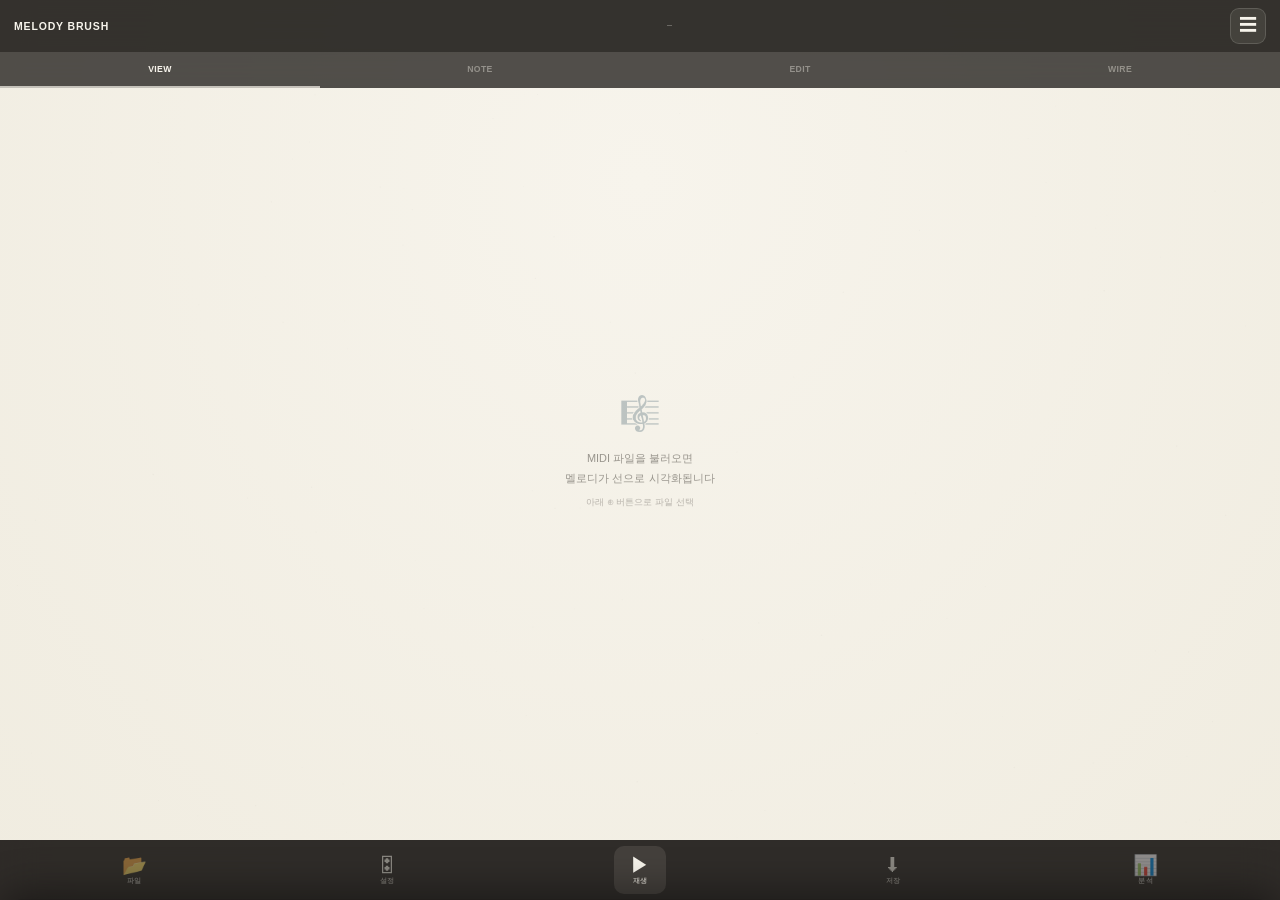
<file: melodybrush_v13_fix4/mobile.html>
<!DOCTYPE html>
<html lang="ko">
<head>
<meta charset="utf-8">
<meta name="viewport" content="width=device-width,initial-scale=1,maximum-scale=1,user-scalable=no,viewport-fit=cover">
<meta name="apple-mobile-web-app-capable" content="yes">
<meta name="apple-mobile-web-app-status-bar-style" content="black-translucent">
<title>Melody Brush — Mobile</title>
<link rel="stylesheet" href="mobile.css">
</head>
<body>

<!-- ════ 캔버스 ════ -->
<div id="canvas-wrap">
  <canvas id="paper"></canvas>
  <div class="pcursor" id="pcursor"></div>
  <div id="drop-overlay">
    <span>🎵</span>
    <span>MIDI 파일을 여기 놓으세요</span>
  </div>
  <div id="drop-hint">
    <div class="dh-icon">🎼</div>
    <div class="dh-text">MIDI 파일을 불러오면<br>멜로디가 선으로 시각화됩니다</div>
    <div class="dh-sub">아래 ⊕ 버튼으로 파일 선택</div>
  </div>
  <div id="prog-wrap">
    <div id="prog-label">분석 중…</div>
    <div id="prog-track"><div id="prog-bar"></div></div>
  </div>
</div>

<!-- ════ 상단 헤더 ════ -->
<div id="topbar">
  <div id="topbar-logo">Melody Brush</div>
  <div id="topbar-status">—</div>
  <div id="topbar-menu" onclick="openSheet('layers')">☰</div>
</div>

<!-- ════ 모드탭바 ════ -->
<div id="modebar">
  <div class="mbtab act" id="mbtab-view" onclick="setAppMode('view')">VIEW</div>
  <div class="mbtab"     id="mbtab-note" onclick="setAppMode('note')">NOTE</div>
  <div class="mbtab"     id="mbtab-edit" onclick="setAppMode('edit')">EDIT</div>
  <div class="mbtab"     id="mbtab-wire" onclick="setAppMode('wire')">WIRE</div>
</div>

<!-- ════ LOD 배지 / 미니맵 / 힌트 / 범례 ════ -->
<div id="lod-badge"></div>
<div id="minimap-wrap">
  <canvas id="minimap-canvas" width="110" height="56"></canvas>
  <div id="minimap-vp"></div>
</div>
<div id="hint"></div>
<div id="gest-legend">
  <div class="gl-item"><div class="gl-dot" style="background:#facc15"></div>ATK</div>
  <div class="gl-item"><div class="gl-dot" style="background:#4ade80"></div>HLD</div>
  <div class="gl-item"><div class="gl-dot" style="background:#c084fc"></div>VIB</div>
  <div class="gl-item"><div class="gl-dot" style="background:#f97316"></div>GLI</div>
  <div class="gl-item"><div class="gl-dot" style="background:#60a5fa"></div>DEC</div>
  <div class="gl-item"><div class="gl-dot" style="background:#94a3b8"></div>TAIL</div>
  <div class="gl-item"><div class="gl-dot" style="background:#f87171"></div>NSE</div>
</div>

<!-- ════ Edit FAB ════ -->
<div id="edit-fab">
  <div class="fab-btn act" id="fab-draw" onclick="setTool('draw')" title="Draw">✒</div>
  <div class="fab-btn"     id="fab-catch" onclick="setTool('catch')" title="Catch">⊕</div>
  <div class="fab-btn"     id="fab-undo" onclick="undo()" title="Undo">↶</div>
</div>

<!-- ════ 하단 툴바 ════ -->
<div id="bottombar">
  <div id="bottombar-main">
    <button class="bot-btn" id="btn-load"   onclick="openSheet('input')">
      <div class="bot-icon">📂</div><div class="bot-lbl">파일</div>
    </button>
    <button class="bot-btn" id="btn-tune"   onclick="openSheet('params')">
      <div class="bot-icon">🎛</div><div class="bot-lbl">설정</div>
    </button>
    <button class="bot-btn act" id="btn-play" onclick="togglePlay()">
      <div class="bot-icon" id="play-icon">▶</div><div class="bot-lbl" id="play-lbl">재생</div>
    </button>
    <button class="bot-btn" id="btn-export" onclick="doMidiSave()" disabled>
      <div class="bot-icon">⬇</div><div class="bot-lbl">저장</div>
    </button>
    <button class="bot-btn" id="btn-stats"  onclick="openSheet('result')">
      <div class="bot-icon">📊</div><div class="bot-lbl">분석</div>
    </button>
  </div>
</div>

<!-- ════ 바텀시트 ════ -->
<div id="sheet-backdrop" onclick="closeSheet()"></div>
<div id="panel-sheet">
  <div id="sheet-handle"></div>
  <div id="sheet-header">
    <div id="sheet-title">설정</div>
    <button id="sheet-close" onclick="closeSheet()">✕</button>
  </div>
  <div id="sheet-tabs">
    <div class="stab on"  data-tab="stab-input"  onclick="switchSheetTab(this)">입력</div>
    <div class="stab"     data-tab="stab-params"  onclick="switchSheetTab(this)">파라미터</div>
    <div class="stab"     data-tab="stab-layers"  onclick="switchSheetTab(this)">레이어</div>
    <div class="stab"     data-tab="stab-result"  onclick="switchSheetTab(this)">결과</div>
  </div>
  <div id="sheet-body">

    <!-- 입력 탭 -->
    <div class="stab-content on" id="stab-input">
      <div class="s-file-area" onclick="document.getElementById('midiFile').click()">
        <span>🎵</span>
        <strong>MIDI 파일 선택</strong>
        <span>.mid / .midi</span>
      </div>
      <input type="file" id="midiFile" accept=".mid,.midi">
      <div id="midiStatus">파일을 선택하면 즉시 불러옵니다</div>
      <button class="s-btn s-btn-grn" onclick="runDemo()">🎹 데모 보기</button>
    </div>

    <!-- 파라미터 탭 -->
    <div class="stab-content" id="stab-params">
      <div style="font-size:.62rem;font-weight:700;color:rgba(247,244,236,0.4);letter-spacing:.05em;text-transform:uppercase;padding-bottom:6px;border-bottom:1px solid rgba(247,244,236,0.07);">Cell 분해</div>
      <div>
        <div class="s-label">Cell 크기 <span class="vv" id="v_cell">80ms</span></div>
        <input type="range" class="s-sl" id="cellMs" min="20" max="200" step="10" value="80">
      </div>
      <div>
        <div class="s-label">Attack 임계 <span class="vv" id="v_atk">0.25</span></div>
        <input type="range" class="s-sl" id="atkThr" min="0.05" max="0.60" step="0.05" value="0.25">
      </div>
      <div>
        <div class="s-label">Vibrato (cent) <span class="vv" id="v_vib">40</span></div>
        <input type="range" class="s-sl" id="vibCent" min="10" max="120" step="5" value="40">
      </div>
      <div>
        <div class="s-label">Decay 기울기 <span class="vv" id="v_dec">0.15</span></div>
        <input type="range" class="s-sl" id="decThr" min="0.05" max="0.50" step="0.05" value="0.15">
      </div>

      <div style="font-size:.62rem;font-weight:700;color:rgba(247,244,236,0.4);letter-spacing:.05em;text-transform:uppercase;padding:4px 0 6px;border-bottom:1px solid rgba(247,244,236,0.07);">Human Filter</div>
      <div>
        <div class="s-label">적용 강도 <span class="vv" id="v_hfstr">1.0</span></div>
        <input type="range" class="s-sl" id="hfStrength" min="0" max="1" step="0.1" value="1.0">
      </div>
      <div>
        <div class="s-label">Vibrato 최소 지속 <span class="vv" id="v_vdur">120ms</span></div>
        <input type="range" class="s-sl" id="vibDur" min="40" max="300" step="10" value="120">
      </div>
      <div>
        <div class="s-label">Glide 최소 이동 <span class="vv" id="v_gmin">80cent</span></div>
        <input type="range" class="s-sl" id="glideMin" min="30" max="200" step="10" value="80">
      </div>
      <div>
        <div class="s-label">True Change 임계 <span class="vv" id="v_tch">150cent</span></div>
        <input type="range" class="s-sl" id="trueThr" min="80" max="300" step="10" value="150">
      </div>

      <div style="font-size:.62rem;font-weight:700;color:rgba(247,244,236,0.4);letter-spacing:.05em;text-transform:uppercase;padding:4px 0 6px;border-bottom:1px solid rgba(247,244,236,0.07);">Line 분리</div>
      <div>
        <div class="s-label">Gap 임계 <span class="vv" id="v_gap">250ms</span></div>
        <input type="range" class="s-sl" id="gapThr" min="50" max="800" step="25" value="250">
      </div>
      <div>
        <div class="s-label">Pitch Jump 임계 <span class="vv" id="v_pjump">500cent</span></div>
        <input type="range" class="s-sl" id="pitchJump" min="100" max="1200" step="50" value="500">
      </div>
      <div>
        <div class="s-label">최소 Note 수 <span class="vv" id="v_minn">2</span></div>
        <input type="range" class="s-sl" id="minNotes" min="1" max="8" step="1" value="2">
      </div>

      <button class="s-btn s-btn-sec" onclick="runAnalysis()">⚙ 재분석</button>
    </div>

    <!-- 레이어 탭 -->
    <div class="stab-content" id="stab-layers">
      <div id="layer-panel"></div>
      <div id="no-layers" style="font-size:.68rem;color:rgba(247,244,236,0.25);text-align:center;padding:20px 0;">
        MIDI를 불러오면 레이어가 표시됩니다
      </div>
    </div>

    <!-- 결과 탭 -->
    <div class="stab-content" id="stab-result">
      <div class="s-stat-grid">
        <div class="s-stat"><div class="sk">Notes</div><div class="sv" id="s_notes">—</div></div>
        <div class="s-stat"><div class="sk">Cells</div><div class="sv" id="s_cells">—</div></div>
        <div class="s-stat"><div class="sk">Lines</div><div class="sv" id="s_lines">—</div></div>
        <div class="s-stat"><div class="sk">Duration</div><div class="sv" id="s_dur">—</div></div>
        <div class="s-stat" style="grid-column:span 2"><div class="sk">BPM</div><div class="sv" id="s_bpm">—</div></div>
      </div>
      <div style="font-size:.62rem;font-weight:700;color:rgba(247,244,236,0.4);letter-spacing:.04em;text-transform:uppercase;padding:4px 0 4px;">로그</div>
      <div class="s-console" id="logBox"></div>
    </div>

  </div><!-- /sheet-body -->
</div><!-- /panel-sheet -->

<!-- ════════════════════════════════════════════════════════════
     SHARED LOGIC — PC 버전과 동일한 핵심 로직
     (state.js / midi.js / phase.js / tracking.js / flow.js /
      render.js / playback.js / wire.js 인라인)
════════════════════════════════════════════════════════════ -->

<!-- ════ state.js ════ -->

<!-- ════ midi.js (PC 버전과 동일) ════ -->

<!-- ════ render.js (PC 버전과 동일) ════ -->

<!-- ════ playback.js (PC 버전과 동일) ════ -->

<!-- ════ mobile ui.js ════ -->

<!-- ════ main.js (모바일 터치 입력) ════ -->

<!-- ════ 공유 JS ════ -->
<script src="js/state.js"></script>
<script src="js/midi.js"></script>
<script src="js/render.js"></script>
<script src="js/playback.js"></script>
<script src="js/phase.js"></script>
<script src="js/tracking.js"></script>
<script src="js/flow.js"></script>
<script src="js/wire.js"></script>
<!-- ════ 모바일 전용 JS ════ -->
<script src="js/ui.mobile.js"></script>
<script src="js/main.mobile.js"></script>
</body>
</html>
</file>
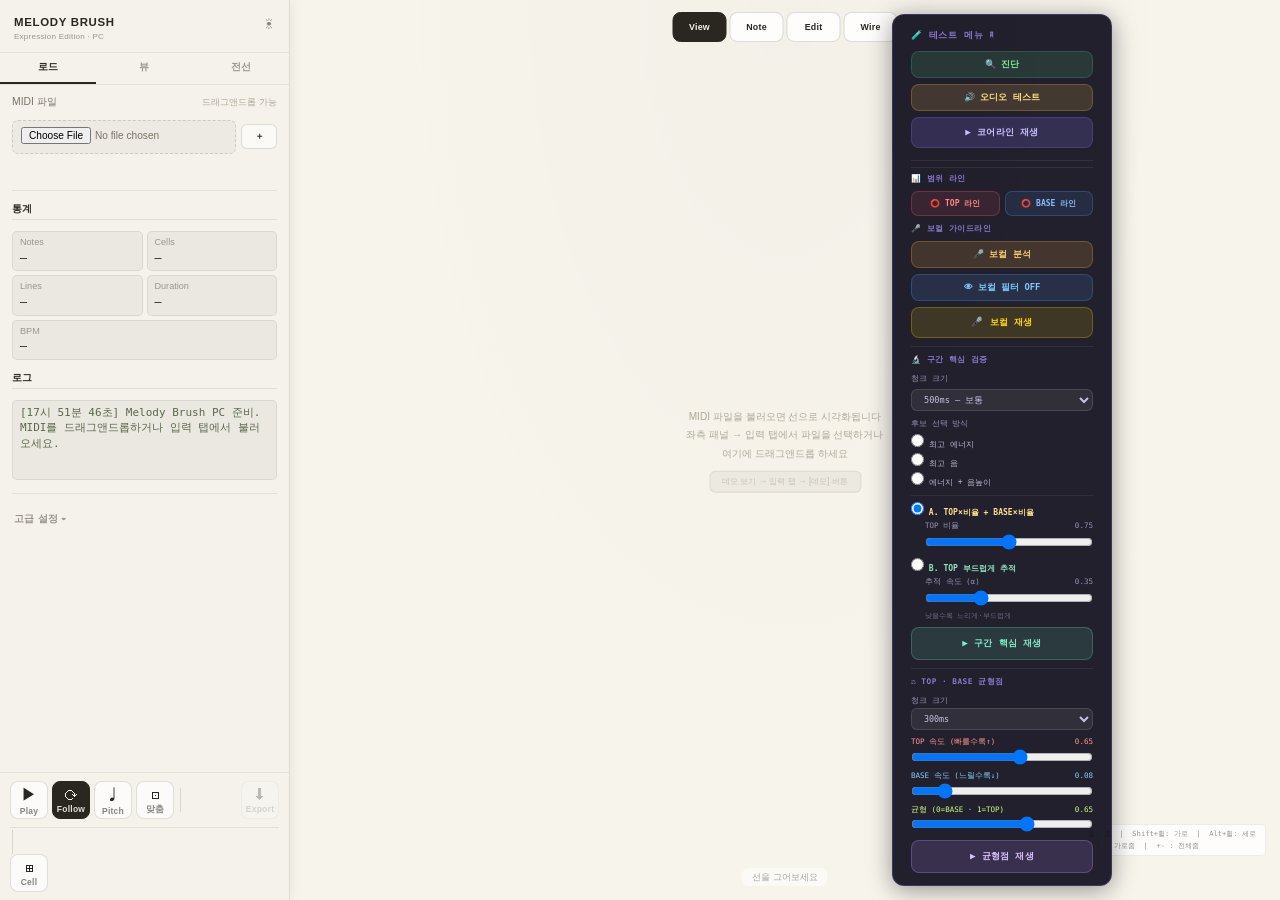
<file: melodybrush_v13pc/melodybrush_v13/indexcoretest.html>
<!DOCTYPE html>
<html lang="ko">
<head>
<meta charset="utf-8">
<meta name="viewport" content="width=device-width,initial-scale=1">
<title>Melody Brush — PC</title>
<link rel="stylesheet" href="style.css">
</head>
<body>

<!-- ════ 사이드 패널 ════ -->
<div id="sidebar">
  <div id="sidebar-header">
    <div>
      <div id="sidebar-logo">Melody Brush</div>
      <div id="sidebar-sub">Expression Edition · PC</div>
    </div>
    <button id="btn-darkmode" onclick="toggleDarkMode()" title="다크 모드 전환">☀</button>
  </div>

  <div id="panel-tabs">
    <button class="ptab on" data-tab="tab-load" onclick="switchPanelTab(this)">로드</button>
    <button class="ptab"    data-tab="tab-view" onclick="switchPanelTab(this)">뷰</button>
    <button class="ptab"    data-tab="tab-wire" onclick="switchPanelTab(this)">전선</button>
  </div>

  <div id="panel-scroll">
    <!-- 로드 탭 -->
    <div class="tab-section on" id="tab-load">
      <div class="mp-label">MIDI 파일 <span style="font-size:.70rem;color:#b0a898">드래그앤드롭 가능</span></div>
      <div style="display:flex;gap:5px;align-items:center;">
        <input type="file" class="mf" id="midiFile" accept=".mid,.midi" style="flex:1;">
        <button class="pbtn" onclick="addMidiLayer()" title="MIDI 파일 추가 (새 레이어)" style="flex:none;padding:5px 8px;font-size:.70rem;">＋</button>
      </div>
      <div id="midi-layer-list" style="display:none;flex-direction:column;gap:3px;margin-top:3px;"></div>
      <div id="midiStatus" style="font-size:.72rem;color:#9a9490;min-height:14px;margin-top:2px;font-family:monospace;"></div>
      <div id="tab-input-lines" style="display:none;">
        <div style="height:1px;background:rgba(20,15,5,0.08);margin:2px 0;"></div>
        <div class="mp-title">Line 목록</div>
        <div class="line-list" id="lineList"></div>
      </div>
      <div style="height:1px;background:rgba(20,15,5,0.08);margin:2px 0;"></div>
      <div class="mp-title">통계</div>
      <div class="mp-stat-grid">
        <div class="mp-stat"><div class="sk">Notes</div><div class="sv" id="s_notes">—</div></div>
        <div class="mp-stat"><div class="sk">Cells</div><div class="sv" id="s_cells">—</div></div>
        <div class="mp-stat"><div class="sk">Lines</div><div class="sv" id="s_lines">—</div></div>
        <div class="mp-stat"><div class="sk">Duration</div><div class="sv" id="s_dur">—</div></div>
        <div class="mp-stat" style="grid-column:span 2"><div class="sk">BPM</div><div class="sv" id="s_bpm">—</div></div>
      </div>
      <div class="mp-title" style="margin-top:2px;">로그</div>
      <div class="mp-console" id="logBox"></div>
    </div>

    <!-- 뷰 탭 -->
    <div class="tab-section" id="tab-view">
      <div class="mp-title">Line 분리 — 연결 우선</div>
      <div class="mp-label">Gap 임계값 — 이 이상이면 끊음</div>
      <div class="presetrow" id="gap-presets">
        <button class="pbtn" data-val="250" onclick="setGapPreset(this)">250ms</button>
        <button class="pbtn" data-val="500" onclick="setGapPreset(this)">500ms</button>
        <button class="pbtn act" data-val="800" onclick="setGapPreset(this)">800ms</button>
        <button class="pbtn" data-val="1200" onclick="setGapPreset(this)">1200ms</button>
      </div>
      <input type="hidden" id="gapThr" value="800">
      <div class="mp-label">Pitch Jump 임계값 — 이 이상이면 끊음</div>
      <div class="presetrow" id="pjump-presets">
        <button class="pbtn" data-val="600" onclick="setPitchPreset(this)">600c</button>
        <button class="pbtn" data-val="900" onclick="setPitchPreset(this)">900c</button>
        <button class="pbtn act" data-val="1200" onclick="setPitchPreset(this)">1200c</button>
        <button class="pbtn" data-val="99999" onclick="setPitchPreset(this)">OFF</button>
      </div>
      <input type="hidden" id="pitchJump" value="1200">
      <div class="mp-label">최소 Note 수 <span class="vv" id="v_minn">2</span></div>
      <input type="range" class="msl" id="minNotes" min="1" max="8" step="1" value="2">
      <div class="presetrow" style="flex-wrap:wrap;gap:4px;margin-top:2px;">
        <button class="pbtn" id="btn-stp" onclick="toggleSameTrackPriority()" style="flex:none;padding:5px 8px;">Same Track 우선</button>
        <button class="pbtn" id="btn-swc" onclick="toggleWeakConn()" style="flex:none;padding:5px 8px;">Weak 연결 표시</button>
      </div>
      <div style="height:1px;background:rgba(20,15,5,0.08);margin:4px 0;"></div>
      <div class="mp-title">Expression</div>
      <div class="mp-label">PB 범위 (semi) <span class="vv" id="v_pbr">2</span></div>
      <input type="range" class="msl" id="pbRange" min="1" max="12" step="1" value="2">
      <div class="mp-label">Vibrato 깊이 <span class="vv" id="v_vbpb">0.7</span></div>
      <input type="range" class="msl" id="vibPbDepth" min="0.1" max="1.0" step="0.1" value="0.7">
      <div class="mp-label">Glide 강도 <span class="vv" id="v_glpb">0.8</span></div>
      <input type="range" class="msl" id="glidePb" min="0.1" max="1.0" step="0.1" value="0.8">
      <div class="mp-label">Velocity <span class="vv" id="v_vs">1.0</span></div>
      <input type="range" class="msl" id="velScale" min="0.5" max="1.5" step="0.1" value="1.0">
    </div>


    <!-- 전선 탭 -->
    <div class="tab-section" id="tab-wire">
      <div class="mp-title">전선 (Wire Layer)</div>

      <div class="mp-label" style="font-weight:700;">적용 방식</div>
      <div id="wire-mode-btns" style="display:flex;flex-direction:column;gap:3px;margin-bottom:4px;">
        <button class="wmbtn act" data-wm="full"  onclick="setWireMode('full')">① 전체 연결 — 동일 피복으로 전체 덮기</button>
        <button class="wmbtn"     data-wm="pitch" onclick="setWireMode('pitch')">② 피치별 — 음역 위상에 따라 투명도 조절</button>
        <button class="wmbtn"     data-wm="time"  onclick="setWireMode('time')">③ 타임라인별 — 구간마다 피복 개별 조절</button>
      </div>

      <div class="mp-label">피복 색상</div>
      <div style="display:flex;gap:5px;flex-wrap:wrap;margin-bottom:4px;" id="wire-color-swatches">
        <div class="wcs act" data-col="#f7f4ec" style="background:#f7f4ec;border:1.5px solid #2a2620;"></div>
        <div class="wcs" data-col="#2a2620" style="background:#2a2620;"></div>
        <div class="wcs" data-col="#5b6ea8" style="background:#5b6ea8;"></div>
        <div class="wcs" data-col="#3d8f6a" style="background:#3d8f6a;"></div>
        <div class="wcs" data-col="#a06b30" style="background:#a06b30;"></div>
        <div class="wcs" data-col="#7a4a8a" style="background:#7a4a8a;"></div>
      </div>

      <div id="wire-opt-full">
        <div class="mp-label">피복 투명도 <span class="vv" id="v_wire_alpha">0.92</span></div>
        <input type="range" class="msl" id="wireAlpha" min="0" max="1" step="0.01" value="0.92">
        <div class="mp-label">피복 두께 <span class="vv" id="v_wire_w">자동</span></div>
        <input type="range" class="msl" id="wireWidth" min="0" max="40" step="1" value="0">
        <div style="font-size:.70rem;color:#9a9490;margin-top:-3px;">0 = Cell 크기 기준 자동</div>
      </div>

      <div id="wire-opt-pitch" style="display:none;">
        <div class="mp-label">고음 투명도 <span class="vv" id="v_wire_hi_a">0.30</span></div>
        <input type="range" class="msl" id="wireHiAlpha" min="0" max="1" step="0.01" value="0.30">
        <div class="mp-label">저음 투명도 <span class="vv" id="v_wire_lo_a">0.95</span></div>
        <input type="range" class="msl" id="wireLoAlpha" min="0" max="1" step="0.01" value="0.95">
        <div class="mp-label">기준 피치 <span class="vv" id="v_wire_psplit">C4</span></div>
        <input type="range" class="msl" id="wirePitchSplit" min="36" max="96" step="1" value="60">
        <div style="font-size:.70rem;color:#9a9490;margin-top:-3px;">기준 음보다 높으면 고음 투명도</div>
      </div>

      <div id="wire-opt-time" style="display:none;">
        <div class="mp-label">구간 수 <span class="vv" id="v_wire_segs">4</span></div>
        <input type="range" class="msl" id="wireSegCount" min="2" max="8" step="1" value="4">
        <div id="wire-seg-sliders" style="display:flex;flex-direction:column;gap:2px;margin-top:2px;"></div>
      </div>

      <div style="height:1px;background:rgba(20,15,5,0.09);margin:5px 0;"></div>
      <button class="mp-btn mp-btn-pri" id="btn-apply-wire" onclick="applyWireLayer()" disabled>선 입히기</button>
      <div style="display:flex;gap:5px;">
        <button class="mp-btn mp-btn-sec" id="btn-merge-wire" onclick="mergeWireLayer()" disabled style="flex:1">레이어 병합</button>
        <button class="mp-btn mp-btn-sec" id="btn-remove-wire" onclick="removeWireLayer()" disabled style="flex:1">전선 제거</button>
      </div>
      <div id="wire-status" style="font-size:.72rem;color:#9a9490;font-family:monospace;min-height:14px;margin-top:2px;"></div>
    </div>

    <!-- 고급 설정 (접이식) -->
    <div style="height:1px;background:rgba(20,15,5,0.08);margin:4px 0;"></div>
    <button id="btn-adv" onclick="toggleAdv()" style="width:100%;border:none;background:transparent;text-align:left;font-size:.76rem;font-weight:700;color:#9a9490;padding:5px 2px;cursor:pointer;letter-spacing:.03em;">고급 설정 ▾</button>
    <div id="adv-section" style="display:none;flex-direction:column;gap:8px;">
      <div class="mp-title">Cell 분해</div>
      <div class="mp-label">Cell 크기 <span class="vv" id="v_cell">80ms</span></div>
      <input type="range" class="msl" id="cellMs" min="20" max="200" step="10" value="80">
      <div class="mp-label">Attack 임계 <span class="vv" id="v_atk">0.25</span></div>
      <input type="range" class="msl" id="atkThr" min="0.05" max="0.60" step="0.05" value="0.25">
      <div class="mp-label">Vibrato (cent) <span class="vv" id="v_vib">40</span></div>
      <input type="range" class="msl" id="vibCent" min="10" max="120" step="5" value="40">
      <div class="mp-label">Decay 기울기 <span class="vv" id="v_dec">0.15</span></div>
      <input type="range" class="msl" id="decThr" min="0.05" max="0.50" step="0.05" value="0.15">
      <div class="mp-title">Human Filter</div>
      <div class="mp-label">적용 강도 <span class="vv" id="v_hfstr">1.0</span></div>
      <input type="range" class="msl" id="hfStrength" min="0" max="1" step="0.1" value="1.0">
      <div class="mp-label">Vibrato 최소 지속 <span class="vv" id="v_vdur">120ms</span></div>
      <input type="range" class="msl" id="vibDur" min="40" max="300" step="10" value="120">
      <div class="mp-label">Glide 최소 이동 <span class="vv" id="v_gmin">80cent</span></div>
      <input type="range" class="msl" id="glideMin" min="30" max="200" step="10" value="80">
      <div class="mp-label">True Change 임계 <span class="vv" id="v_tch">150cent</span></div>
      <input type="range" class="msl" id="trueThr" min="80" max="300" step="10" value="150">
      <div class="mp-title">Expression 상세</div>
      <div class="mp-label">CC11 Decay 곡선 <span class="vv" id="v_deccv">0.5</span></div>
      <input type="range" class="msl" id="decCurve" min="0.1" max="1.0" step="0.1" value="0.5">
      <button class="mp-btn mp-btn-sec" onclick="runAnalysis()">심층 분석 실행</button>
      <button class="mp-btn mp-btn-sec" onclick="runDemo()">데모</button>
    </div>
  </div>

  <!-- 레이어 패널 -->
  <div id="layer-panel" style="display:none;flex-shrink:0;border-top:1px solid rgba(20,15,5,0.08);background:#f5f2eb;">
    <div style="padding:6px 12px 4px;display:flex;align-items:center;justify-content:space-between;">
      <span style="font-size:.6rem;font-weight:700;color:#2a2620;letter-spacing:.05em;text-transform:uppercase;">Layers</span>
      <span id="layer-count" style="font-size:.58rem;color:#9a9490;font-family:monospace;"></span>
    </div>
    <div id="layer-list" style="max-height:140px;overflow-y:auto;padding:0 8px 6px;display:flex;flex-direction:column;gap:2px;scrollbar-width:thin;scrollbar-color:rgba(20,15,5,0.15) transparent;"></div>
  </div>

  <!-- 하단 툴바 -->
  <div id="sidebar-tools">
    <div class="tool-row">
      <button class="tbtn" id="btn-play" onclick="togglePlay()">▶<span class="lbl">Play</span></button>
      <button class="tbtn act" id="btn-autofollow" onclick="toggleAutoFollow()" title="재생 시 자동 스크롤">⟳<span class="lbl">Follow</span></button>
      <button class="tbtn" id="btn-pitchfollow" onclick="togglePitchFollow()" title="포커스 트랙 피치 따라가기">♩<span class="lbl">Pitch</span></button>
      <button class="tbtn" id="btn-fitview" onclick="fitView()" title="전체 선 최적 맞춤">⊡<span class="lbl">맞춤</span></button>
      <div class="tsep"></div>
      <button class="tbtn" id="btn-export" onclick="doMidiSave()" disabled>⬇<span class="lbl">Export</span></button>
    </div>
    <div id="edit-tools">
      <div style="height:1px;background:rgba(20,15,5,0.08);margin:2px 0;"></div>
      <div class="tool-row">
        <button class="tbtn act" id="btn-draw"  onclick="setTool('draw')">✒<span class="lbl">Draw</span></button>
        <button class="tbtn"     id="btn-catch" onclick="setTool('catch')">⊕<span class="lbl">Catch</span></button>
        <div class="tsep"></div>
        <button class="tbtn"     id="btn-undo"  onclick="undo()">↶<span class="lbl">Undo</span></button>
        <div style="flex:1"></div>
        <div id="instr-toggle">
          <button class="ibtn act" id="ibtn-piano"  onclick="setInstrument('piano')">🎹</button>
          <button class="ibtn"     id="ibtn-violin" onclick="setInstrument('violin')">🎻</button>
        </div>
      </div>
      <div class="tool-row">
        <button class="tbtn" id="btn-cellinspector" onclick="toggleCellPanel()" title="Cell Inspector">⊞<span class="lbl">Cell</span></button>
      </div>
    </div>
  </div>
</div>

<!-- ════ 캔버스 영역 ════ -->
<div id="paper-wrap">
  <canvas id="paper"></canvas>
  <div class="pcursor" id="pcursor"></div>
  <div id="playhead-time"></div>

  <!-- 드래그앤드롭 오버레이 -->
  <div id="drop-overlay">🎵 여기에 MIDI 파일을 놓으세요</div>

  <!-- 빈 화면 안내 -->
  <div id="drop-hint">
    <div class="dh-text">MIDI 파일을 불러오면 선으로 시각화됩니다<br>좌측 패널 → 입력 탭에서 파일을 선택하거나<br>여기에 드래그앤드롭 하세요</div>
    <div class="dh-key">데모 보기 → 입력 탭 → [데모] 버튼</div>
  </div>

  <!-- 상단 모드바 -->
  <div id="mode-bar">
    <button class="mbtn act" id="mbtn-view" onclick="setAppMode('view')">View</button>
    <button class="mbtn"     id="mbtn-note" onclick="setAppMode('note')">Note</button>
    <button class="mbtn"     id="mbtn-edit" onclick="setAppMode('edit')">Edit</button>
    <button class="mbtn"     id="mbtn-wire" onclick="setAppMode('wire')">Wire</button>
  </div>

  <!-- LOD 배지 -->
  <div id="lod-badge"></div>
  <!-- Zoom 힌트 -->
  <div id="zoom-hint">휠: 줌 &nbsp;|&nbsp; Shift+휠: 가로 &nbsp;|&nbsp; Alt+휠: 세로<br>,./ : 가로줌 &nbsp;|&nbsp; +- : 전체줌</div>

  <!-- Gesture 범례 -->
  <div id="gest-legend">
    <div class="gl-item"><div class="gl-dot" style="background:#facc15"></div>ATK</div>
    <div class="gl-item"><div class="gl-dot" style="background:#4ade80"></div>HLD</div>
    <div class="gl-item"><div class="gl-dot" style="background:#c084fc"></div>VIB</div>
    <div class="gl-item"><div class="gl-dot" style="background:#f97316"></div>GLI</div>
    <div class="gl-item"><div class="gl-dot" style="background:#60a5fa"></div>DEC</div>
    <div class="gl-item"><div class="gl-dot" style="background:#94a3b8"></div>TAIL</div>
    <div class="gl-item"><div class="gl-dot" style="background:#f87171"></div>NOISE</div>
  </div>

  <!-- 힌트 -->
  <div id="hint"></div>

  <!-- 진행바 -->
  <div id="prog-wrap">
    <div id="prog-label">분석 중…</div>
    <div id="prog-track"><div id="prog-bar"></div></div>
  </div>

  <!-- 미니맵 -->
  <div id="minimap-wrap">
    <canvas id="minimap-canvas" width="280" height="140"></canvas>
    <div id="minimap-vp"></div>
  </div>

  <!-- 단축키 힌트 -->
  <div id="shortcuts">
    Space: 재생/정지 &nbsp; Ctrl+Z: 되돌리기<br>
    휠: 줌 &nbsp; 드래그: 이동<br>
    V: View &nbsp; N: Note &nbsp; E: Edit
  </div>
</div>

<!-- ════ state.js ════ -->
<script>
/* ════════════════════════════════════════════════════════════
   상수 / 유틸리티
════════════════════════════════════════════════════════════ */
const TRACK_BASE = [
  {h:   2, s: 88, l: 58},
  {h: 218, s: 88, l: 60},
  {h:  38, s: 90, l: 54},
  {h: 145, s: 80, l: 48},
  {h: 278, s: 85, l: 63},
  {h: 174, s: 82, l: 48},
  {h: 328, s: 88, l: 60},
  {h:  50, s: 92, l: 52},
];
function hslToHex(h, s, l) {
  s /= 100; l /= 100;
  const a = s * Math.min(l, 1 - l);
  const f = n => { const k = (n + h / 30) % 12; const c = l - a * Math.max(-1, Math.min(k - 3, 9 - k, 1)); return Math.round(255 * c).toString(16).padStart(2, '0'); };
  return `#${f(0)}${f(8)}${f(4)}`;
}
function trackLineColor(trackIdx, trackLineIdx) {
  const base = TRACK_BASE[trackIdx % TRACK_BASE.length];
  const lShift = (trackLineIdx % 5) * 7 - 14;
  const lAdj = _darkMode ? 0 : -16;
  const L = Math.max(28, Math.min(82, base.l + lShift + lAdj));
  return hslToHex(base.h, base.s, L);
}
const TRACK_COLS_LIGHT = ['#1d4ed8','#15803d','#b45309','#7e22ce','#0e7490','#c2410c','#166534','#9d174d'];
const TRACK_COLS_DARK  = ['#60a5fa','#4ade80','#fbbf24','#c084fc','#22d3ee','#fb923c','#86efac','#f472b6'];
let TRACK_COLS = TRACK_COLS_LIGHT;
const RAINBOW_COLS = ['#ff4466','#ff8800','#ffdd00','#44ff88','#00ccff','#8844ff','#ff44cc','#ff6644','#aaff00','#00ffcc'];
const GESTURE_COL = {
  ATTACK: '#facc15', HOLD: '#4ade80', VIBRATO: '#c084fc',
  GLIDE: '#f97316', DECAY: '#60a5fa', TAIL: '#94a3b8', NOISE: '#f87171'
};
const clamp = (v, lo, hi) => Math.max(lo, Math.min(hi, v));
const midiToCents = midi => (midi - 69) * 100;

const NOTE_NAMES_W = ['C','C#','D','D#','E','F','F#','G','G#','A','A#','B'];
function midiToName(m) { return NOTE_NAMES_W[m % 12] + (Math.floor(m / 12) - 1); }

/* ════════════════════════════════════════════════════════════
   캔버스 / 래퍼 전역 레퍼런스
   (main.js 맨 위에서 할당)
════════════════════════════════════════════════════════════ */
var cv, ctx, wrap;

/* ════════════════════════════════════════════════════════════
   뷰포트
════════════════════════════════════════════════════════════ */
let VP = {t0: 0, t1: 10000, p0: -1800, p1: 1800};
let DPR = 1, CW = 0, CH = 0;

function tx(t) { return (t - VP.t0) / (VP.t1 - VP.t0) * CW; }
function xt(x) { return VP.t0 + x / CW * (VP.t1 - VP.t0); }
function ly(p) { return CH * (1 - (p - VP.p0) / (VP.p1 - VP.p0)); }
function yl(y) { return VP.p0 + (1 - y / CH) * (VP.p1 - VP.p0); }

function vpPanBy(dxPx, dyPx) {
  const dt = dxPx / CW * (VP.t1 - VP.t0), dp = dyPx / CH * (VP.p1 - VP.p0);
  VP.t0 -= dt; VP.t1 -= dt; VP.p0 += dp; VP.p1 += dp;
}
function vpZoomAt(cx, cy, factor, tFactor, pFactor) {
  const tf = tFactor !== undefined ? tFactor : factor;
  const pf = pFactor !== undefined ? pFactor : factor;
  const tC = xt(cx), pC = yl(cy);
  const tSpan = clamp((VP.t1 - VP.t0) * tf, 200, 1200000);
  const pSpan = clamp((VP.p1 - VP.p0) * pf, 100, 7200);
  VP.t0 = tC - cx / CW * tSpan; VP.t1 = VP.t0 + tSpan;
  VP.p0 = pC - (1 - cy / CH) * pSpan; VP.p1 = VP.p0 + pSpan;
}
function autoFitVP(notes, totalMs) {
  if (!notes.length) { VP = {t0: 0, t1: Math.max(totalMs * 1.05, 5000), p0: -1800, p1: 1800}; return; }
  let lo = Infinity, hi = -Infinity;
  notes.forEach(n => { const c = midiToCents(n.midi); if (c < lo) lo = c; if (c > hi) hi = c; });
  const span = hi - lo, pad = Math.max(500, span * 0.55);
  VP.t0 = -totalMs * 0.03; VP.t1 = totalMs * 1.08;
  VP.p0 = lo - pad; VP.p1 = hi + pad;
  if (VP.p1 - VP.p0 < 900) { const m = (VP.p0 + VP.p1) / 2; VP.p0 = m - 450; VP.p1 = m + 450; }
}
function fitView() {
  let tMin = Infinity, tMax = -Infinity, pMin = Infinity, pMax = -Infinity;
  midiLines.forEach(line => {
    tMin = Math.min(tMin, line.startMs); tMax = Math.max(tMax, line.endMs);
    (line.smoothCoreline || []).forEach(p => { pMin = Math.min(pMin, p.cents); pMax = Math.max(pMax, p.cents); });
    if (!(line.smoothCoreline || []).length)
      line.fibers.forEach(f => f.points.forEach(p => { pMin = Math.min(pMin, p.cents); pMax = Math.max(pMax, p.cents); }));
  });
  _layer.strokes.forEach(s => (s.pts || []).forEach(p => {
    tMin = Math.min(tMin, p.time); tMax = Math.max(tMax, p.time);
    pMin = Math.min(pMin, p.pitch); pMax = Math.max(pMax, p.pitch);
  }));
  if (!isFinite(tMin)) return;
  const tSpan = Math.max(tMax - tMin, 500);
  const pSpan = pMax - pMin;
  const pPad = Math.max(200, pSpan * 0.22);
  VP.t0 = tMin - tSpan * 0.03;
  VP.t1 = tMax + tSpan * 0.05;
  VP.p0 = pMin - pPad;
  VP.p1 = pMax + pPad;
  if (VP.p1 - VP.p0 < 900) { const mid = (VP.p0 + VP.p1) / 2; VP.p0 = mid - 450; VP.p1 = mid + 450; }
  render();
}

/* ════════════════════════════════════════════════════════════
   LOD — 5단계 줌 레벨
════════════════════════════════════════════════════════════ */
function getLOD() {
  const s = VP.t1 - VP.t0;
  if (s > 60000) return 0;
  if (s > 15000) return 1;
  if (s > 4000)  return 2;
  if (s > 800)   return 3;
  return 4;
}
const LOD_NAMES = ['🌲 Forest', '〰 Line', '〜 Stroke', '· Cell', '✦ Gesture'];

/* ════════════════════════════════════════════════════════════
   앱 모드
════════════════════════════════════════════════════════════ */
let appMode = 'view';
let drawTool = 'draw';

/* ════════════════════════════════════════════════════════════
   분석 데이터
════════════════════════════════════════════════════════════ */
let midiTracks = [], allCells = [], hfResult = [], exprEvents = [];
let rawMidiTracks = []; // parseMidi 원본 — 트랙/채널 단위 (레이어 패널용)
let detectedBpm = 120, audioBuf = null, audioCtx2 = null;
let midiLines = [], selectedLine = null;
let _midiLayers = [], _globalLineIdOff = 0, _currentMidiName = 'MIDI';
let _activeLayerIdx = null;
let _focusedTrack = null;

/* ════════════════════════════════════════════════════════════
   Draw 레이어
════════════════════════════════════════════════════════════ */
let _layer = {id: 1, color: '#241f18', instrument: 'piano', strokes: []};
let _drawing = null;
let _catchPoint = null, _catchDragging = false;
const PULL_FALLOFF_MS = 420;
let _catchOrigPts = null, _catchOrigCents = 0, _catchTargetCents = 0, _catchCurCents = 0, _catchRAF = null;
let _holdStart = null, _holdAnchor = null, _holdMoved = false, _holdRAF = null;
const HOLD_DELAY = 400, HOLD_MAX_R = 24, HOLD_GROW = 0.014;
let _history = [];

/* ════════════════════════════════════════════════════════════
   레이어 (MIDI 트랙별 표시/숨김)
════════════════════════════════════════════════════════════ */
var hiddenTracks = new Set(); // "trackIdx-ch" 형태의 key
let wireLayer = null, wireMerged = false, wireColor = '#f7f4ec';
let wireMode = 'full';
let _wireDrag = null;

/* ════════════════════════════════════════════════════════════
   재생
════════════════════════════════════════════════════════════ */
let _activeSrcs = [], _playing = false, _playRAF = null, _playElapsed = -9999;
let _autoFollow = true, _sameTrackPriority = false, _showWeakConn = false, _darkMode = false;
let _pitchFollow = false;
let _cellInspectorOpen = false;
let _highlightedCell = null; // {t, cents, lineId}
let _showVocalFilter = false;
let _topLine = [], _baseLine = [], _showTopLine = false, _showBaseLine = false;

/* ════════════════════════════════════════════════════════════
   미니맵
════════════════════════════════════════════════════════════ */
let _mmTotalMs = 0;
const MM_W = 280, MM_H = 140;
</script>

<!-- ════ midi.js ════ -->
<script>
/* ════════════════════════════════════════════════════════════
   MIDI PARSER
════════════════════════════════════════════════════════════ */
function parseMidi(buf) {
  const u8 = new Uint8Array(buf); let pos = 0;
  const r8 = () => u8[pos++];
  const r16 = () => { const v = (u8[pos] << 8) | u8[pos + 1]; pos += 2; return v; };
  const r32 = () => { const v = (u8[pos] << 24) | (u8[pos + 1] << 16) | (u8[pos + 2] << 8) | u8[pos + 3]; pos += 4; return v >>> 0; };
  const rVL = () => { let v = 0, b; do { b = r8(); v = (v << 7) | (b & 0x7f); } while (b & 0x80); return v; };
  if (String.fromCharCode(...u8.slice(0, 4)) !== 'MThd') throw new Error('Not a MIDI file');
  pos += 4; r32();
  const fmt = r16(), nTracks = r16(), tpb = r16();
  const rawTracks = [];
  for (let t = 0; t < nTracks; t++) {
    const hdr = String.fromCharCode(...u8.slice(pos, pos + 4)); pos += 4;
    if (hdr !== 'MTrk') throw new Error('Bad track header');
    const tLen = r32(), end = pos + tLen;
    const evs = []; let tick = 0, status = 0;
    while (pos < end) {
      const dt = rVL(); tick += dt; let b = u8[pos];
      if (b & 0x80) { status = b; pos++; }
      const cmd = status & 0xf0, ch = status & 0x0f;
      // [FIX] meta event는 status===0xff로 직접 비교해야 함
      // cmd = status & 0xf0 = 0xFF & 0xF0 = 0xF0 이므로 cmd===0xff는 절대 true가 안됨
      // → 템포 이벤트가 SysEx로 오인되어 완전히 무시되던 버그
      if (status === 0xff) {
        const mt = r8(), ml = rVL(), md = u8.slice(pos, pos + ml); pos += ml;
        if (mt === 0x51) evs.push({tick, type: 'tempo', uspb: (md[0] << 16) | (md[1] << 8) | md[2]});
        if (mt === 0x2f) break;
      } else if (cmd === 0xf0 || cmd === 0xf7) { const sl = rVL(); pos += sl; }
      else if (cmd === 0x90 || cmd === 0x80) { const note = r8(), vel = r8(); evs.push({tick, type: (cmd === 0x90 && vel > 0) ? 'on' : 'off', ch, note, vel}); }
      else if (cmd === 0xa0 || cmd === 0xb0 || cmd === 0xe0) { r8(); r8(); }
      else if (cmd === 0xc0 || cmd === 0xd0) { r8(); }
      else pos++;
    }
    pos = end; rawTracks.push(evs);
  }
  // [FIX] 기본값을 먼저 쌓지 않고, 실제 이벤트가 없을 때만 기본값(120BPM) 사용
  // 기존 코드는 tick=0 템포 이벤트가 있을 때 기본값 500000과 실제값이 공존해
  // tickToMs()가 tempos[0](잘못된 500000)을 prev로 시작해 속도 오차가 발생했음
  let tempos = [];
  rawTracks.flat().filter(e => e.type === 'tempo').sort((a, b) => a.tick - b.tick).forEach(e => tempos.push({tick: e.tick, uspb: e.uspb}));
  if (!tempos.length || tempos[0].tick > 0) tempos.unshift({tick: 0, uspb: 500000});
  function tickToMs(tick) {
    let ms = 0, prev = tempos[0];
    for (let i = 1; i < tempos.length; i++) { const t = tempos[i]; if (t.tick >= tick) break; ms += (t.tick - prev.tick) / tpb * (prev.uspb / 1000); prev = t; }
    return ms + (tick - prev.tick) / tpb * (prev.uspb / 1000);
  }
  detectedBpm = Math.round(60_000_000 / tempos[0].uspb);
  console.log('[MB] parseMidi — tpb:', tpb, '/ tempos:', tempos.map(t => `tick${t.tick}=uspb${t.uspb}`).join(', '), '/ BPM:', detectedBpm);
  const result = [];
  rawTracks.forEach((evs, ti) => {
    const byChannel = {};
    evs.forEach(e => { if (e.type !== 'on' && e.type !== 'off') return; if (!byChannel[e.ch]) byChannel[e.ch] = []; byChannel[e.ch].push(e); });
    Object.entries(byChannel).forEach(([ch, cev]) => {
      const open = {}, notes = [];
      cev.forEach(e => {
        if (e.type === 'on') open[e.note] = {tick: e.tick, vel: e.vel};
        else if (open[e.note]) {
          const o = open[e.note], startMs = tickToMs(o.tick), endMs = tickToMs(e.tick);
          if (endMs - startMs > 10) notes.push({midi: e.note, startMs, endMs, durMs: endMs - startMs, velocity: o.vel, trackIdx: ti, ch: +ch});
          delete open[e.note];
        }
      });
      if (notes.length) result.push({trackIdx: ti, ch: +ch, notes: notes.sort((a, b) => a.startMs - b.startMs)});
    });
  });
  if (result.length && result[0].notes.length) {
    const n = result[0].notes[0];
    console.log('[MB] 첫 노트 — midi:', n.midi, '/ startMs:', n.startMs.toFixed(1), '/ endMs:', n.endMs.toFixed(1), '/ durMs:', n.durMs.toFixed(1));
    const n2 = result[0].notes[1];
    if (n2) console.log('[MB] 두번째 노트 — startMs:', n2.startMs.toFixed(1));
  }
  result._bpm = detectedBpm; return result;
}

/* ════════════════════════════════════════════════════════════
   AUDIO META
════════════════════════════════════════════════════════════ */
function extractFrameMeta(ab, t0Ms, t1Ms) {
  const sr = ab.sampleRate, ch = ab.getChannelData(0);
  const s0 = Math.max(0, Math.floor(t0Ms / 1000 * sr)), s1 = Math.min(ch.length, Math.ceil(t1Ms / 1000 * sr));
  if (s1 <= s0) return {rms: 0, brightness: 0, pitchHz: 0, confidence: 0};
  const frame = ch.slice(s0, s1), n = frame.length;
  let sum2 = 0; for (let i = 0; i < n; i++) sum2 += frame[i] * frame[i];
  const rms = Math.sqrt(sum2 / n);
  let hi = 0, tot = 0, prev = 0;
  for (let i = 0; i < n; i++) { const s = frame[i], h = s - prev * 0.82; prev = s; hi += h * h; tot += s * s; }
  const brightness = tot > 1e-6 ? Math.sqrt(hi / n) / Math.sqrt(tot / n) : 0;
  let pitchHz = 0, confidence = 0;
  if (rms > 0.008) {
    const minL = Math.floor(sr / 1000), maxL = Math.floor(sr / 70);
    let bL = -1, bC = 0, mean = 0;
    for (let i = 0; i < n; i++) mean += frame[i]; mean /= n;
    for (let lag = minL; lag <= maxL && lag < n; lag++) {
      let c = 0, eA = 0, eB = 0; const lim = Math.min(n - lag, 512);
      for (let i = 0; i < lim; i++) { const a = frame[i] - mean, b = frame[i + lag] - mean; c += a * b; eA += a * a; eB += b * b; }
      const norm = c / Math.sqrt(eA * eB + 1e-9); if (norm > bC) { bC = norm; bL = lag; }
    }
    if (bL > 0 && bC > 0.3) { pitchHz = sr / bL; confidence = bC; }
  }
  return {rms: +rms.toFixed(5), brightness: +Math.min(1, brightness).toFixed(4), pitchHz: +pitchHz.toFixed(2), confidence: +confidence.toFixed(4)};
}

/* ════════════════════════════════════════════════════════════
   CELL DECOMPOSE
════════════════════════════════════════════════════════════ */
function decomposNote(note, cellMs, atkThr, vibCent, decThr, ab) {
  const cells = [], dur = note.durMs, nCell = Math.max(1, Math.ceil(dur / cellMs));
  const vel = note.velocity / 127, useAudio = !!ab;
  const frames = [];
  for (let i = 0; i < nCell; i++) {
    const t0 = note.startMs + i * cellMs, t1 = Math.min(note.startMs + (i + 1) * cellMs, note.endMs);
    if (useAudio) { frames.push(extractFrameMeta(ab, t0, t1)); }
    else {
      const r = i / Math.max(1, nCell - 1), atkF = Math.min(0.15, 2 / nCell), decF = Math.max(0.75, 1 - 3 / nCell);
      let rms;
      if (r < atkF) rms = vel * (r / atkF) * 0.12;
      else if (r > decF) rms = vel * (1 - (r - decF) / (1 - decF)) * 0.10;
      else rms = vel * (0.085 + Math.sin(r * Math.PI) * 0.015);
      frames.push({rms, brightness: 0.7 - r * 0.4 + (i === 0 ? 0.15 : 0), pitchHz: 440 * Math.pow(2, (note.midi - 69) / 12), confidence: (r < 0.05 || r > 0.92) ? 0.45 + vel * 0.3 : 0.7 + vel * 0.25});
    }
  }
  const maxRms = frames.reduce((a, f) => f.rms > a ? f.rms : a, 1e-6);
  const pitchDrifts = frames.map(f => { if (!f.pitchHz || f.confidence < 0.3) return 0; return 69 + 12 * Math.log2(f.pitchHz / 440) - note.midi; });
  const smDrift = pitchDrifts.map((_, i) => { const lo = Math.max(0, i - 1), hi = Math.min(pitchDrifts.length - 1, i + 1); let s = 0, c = 0; for (let j = lo; j <= hi; j++) { s += pitchDrifts[j]; c++; } return s / c; });
  const vibratoDepths = smDrift.map((_, i) => {
    if (i < 2 || i > nCell - 3) return 0;
    const win = smDrift.slice(Math.max(0, i - 3), Math.min(nCell, i + 4));
    const range = win.reduce((a, b) => b > a ? b : a, -Infinity) - win.reduce((a, b) => b < a ? b : a, Infinity);
    let sc = 0; for (let j = 1; j < win.length; j++) if (Math.sign(win[j]) !== Math.sign(win[j - 1])) sc++;
    const vibThresh = Math.max(0.01, (vibCent / 100) * 0.08);
    return range > vibThresh && sc >= 2 ? Math.min(1, range / (vibCent / 100)) : 0;
  });
  for (let i = 0; i < nCell; i++) {
    const f = frames[i], r = i / Math.max(1, nCell - 1);
    const t0 = note.startMs + i * cellMs, t1 = Math.min(note.startMs + (i + 1) * cellMs, note.endMs);
    const energy = +Math.min(1, f.rms / maxRms).toFixed(4);
    const brightness = +Math.min(1, f.brightness).toFixed(4);
    const harmonicRatio = +Math.min(1, f.confidence * (0.6 + energy * 0.4)).toFixed(4);
    const vibratoDepth = +vibratoDepths[i].toFixed(4);
    const pitchDrift = +smDrift[i].toFixed(4);
    const pitchSlope = i > 0 ? +(smDrift[i] - smDrift[i - 1]).toFixed(6) : 0;
    const confidence = +f.confidence.toFixed(4);
    const ePrev = i > 0 ? Math.min(1, frames[i - 1].rms / maxRms) : 0;
    const eNext = i < nCell - 1 ? Math.min(1, frames[i + 1].rms / maxRms) : 0;
    const attackSpeed = +Math.max(0, energy - ePrev).toFixed(4);
    const decaySpeed = +Math.max(0, energy - eNext).toFixed(4);
    let gesture;
    if (i === 0 || attackSpeed > atkThr) gesture = 'ATTACK';
    else if (i === nCell - 1 && nCell > 2) gesture = 'TAIL';
    else if (decaySpeed > decThr && r > 0.5) gesture = 'DECAY';
    else if (vibratoDepth > 0.15) gesture = 'VIBRATO';
    else if (Math.abs(pitchSlope) > 0.08) gesture = 'GLIDE';
    else if (energy < 0.04) gesture = 'NOISE';
    else gesture = 'HOLD';
    cells.push({t0, t1, noteRef: note, gesture, pitch: +(note.midi + pitchDrift).toFixed(4), energy, brightness, harmonicRatio, vibratoDepth, pitchDrift, confidence, attackSpeed, decaySpeed, pitchSlope, cellIndex: i, cellTotal: nCell, fromAudio: useAudio});
  }
  return cells;
}

/* ════════════════════════════════════════════════════════════
   HUMAN FILTER
════════════════════════════════════════════════════════════ */
function runHumanFilter(notes, vibDurMs, glideMinCent, trueThrCent, strength) {
  const result = [];
  for (let i = 1; i < notes.length; i++) {
    const prev = notes[i - 1], cur = notes[i];
    const gap = cur.startMs - prev.endMs, pitchDiff = Math.abs(cur.midi - prev.midi) * 100;
    const overlap = prev.endMs > cur.startMs;
    const prevTail = (prev.cells || []).slice(-3), curHead = (cur.cells || []).slice(0, 3);
    const boundaryVib = [...prevTail, ...curHead].reduce((s, c) => s + c.vibratoDepth, 0) / Math.max(1, prevTail.length + curHead.length);
    const prevEnergy = prevTail.length ? prevTail[prevTail.length - 1].energy : 0;
    const curEnergy = curHead.length ? curHead[0].energy : 0;
    const energyJump = Math.abs(curEnergy - prevEnergy);
    let verdict;
    if (strength < 0.05) { verdict = pitchDiff >= trueThrCent ? 'TRUE_CHANGE' : gap > 400 ? 'PHRASE_BREAK' : 'TRUE_CHANGE'; }
    else {
      const vibScale = 1 + (1 - strength) * 3, glideScale = 1 + (1 - strength) * 2;
      if (boundaryVib > 0.25 * vibScale && pitchDiff < 200) verdict = 'VIBRATO';
      else if (overlap && pitchDiff < glideMinCent / vibScale) verdict = 'VIBRATO';
      else if (gap < vibDurMs && pitchDiff < glideMinCent / vibScale) verdict = 'VIBRATO';
      else if (pitchDiff < trueThrCent / glideScale && gap < 80 && energyJump < 0.3) verdict = 'GLIDE';
      else if (pitchDiff >= trueThrCent) verdict = 'TRUE_CHANGE';
      else if (gap > 400) verdict = 'PHRASE_BREAK';
      else verdict = 'TRUE_CHANGE';
    }
    result.push({fromNote: prev, toNote: cur, pitchDiff, gap, verdict, boundaryVib: +boundaryVib.toFixed(3), energyJump: +energyJump.toFixed(3)});
  }
  return result;
}

/* ════════════════════════════════════════════════════════════
   BUILD LINES / FIBER / CORELINE
════════════════════════════════════════════════════════════ */
function buildLines(tracks, idOffset=0, layerIdx=0) {
  const gapThr = +document.getElementById('gapThr').value;
  const pitchThrS = +document.getElementById('pitchJump').value / 100;
  const minNotes = +document.getElementById('minNotes').value;
  const cellMs = +document.getElementById('cellMs').value;
  const effGapThr = _sameTrackPriority ? gapThr * 1.5 : gapThr;
  const result = []; let lineId = idOffset;
  const trackLineCount = {};
  tracks.forEach(tr => {
    const notes = tr.notes; if (!notes.length) return;
    if (trackLineCount[tr.trackIdx] === undefined) trackLineCount[tr.trackIdx] = 0;
    let curLine = newLine(lineId++, tr.trackIdx, tr.ch); curLine._layerIdx = layerIdx; curLine._trackLineIdx = trackLineCount[tr.trackIdx]++; curLine.notes.push(notes[0]);
    for (let i = 1; i < notes.length; i++) {
      const prev = notes[i - 1], cur = notes[i];
      const gap = cur.startMs - prev.endMs, pitchDiff = Math.abs(cur.midi - prev.midi);
      const overlap = cur.startMs < prev.endMs;
      const hardCut = (!overlap && gap > effGapThr * 2) || pitchDiff > pitchThrS * 2;
      const softCut = !hardCut && ((!overlap && gap > effGapThr) || pitchDiff > pitchThrS);
      if (hardCut || (softCut && !_showWeakConn)) {
        if (curLine.notes.length >= minNotes) result.push(finalizeLine(curLine, cellMs));
        curLine = newLine(lineId++, tr.trackIdx, tr.ch); curLine._layerIdx = layerIdx; curLine._trackLineIdx = trackLineCount[tr.trackIdx]++;
      } else {
        cur._weakConn = softCut;
      }
      curLine.notes.push(cur);
    }
    if (curLine.notes.length >= minNotes) result.push(finalizeLine(curLine, cellMs));
  });
  return result;
}
function newLine(id, trackIdx, ch) { return {id, trackIdx, ch, notes: [], fibers: [], coreline: [], smoothCoreline: [], gestureSummary: {}, pitchRange: [0, 0], startMs: 0, endMs: 0}; }
function makeFiber(note, fiberIdx, lineId, cellMs) {
  const cells = note.cells || [];
  const gs = cells.reduce((a, c) => { a[c.gesture] = (a[c.gesture] || 0) + 1; return a; }, {});
  let wSum = 0, wPitch = 0; cells.forEach(c => { wSum += c.energy; wPitch += c.pitch * c.energy; });
  const avgPitch = wSum > 0 ? wPitch / wSum : note.midi;
  const energy = cells.reduce((s, c) => s + c.energy, 0) / Math.max(1, cells.length);
  const points = cells.map(c => ({t: (c.t0 + c.t1) / 2, pitch: c.pitch, cents: midiToCents(c.pitch), energy: c.energy, gesture: c.gesture, fiberIdx}));
  return {id: fiberIdx, lineId, note, cells, startMs: note.startMs, endMs: note.endMs, avgPitch: +avgPitch.toFixed(3), energy: +energy.toFixed(3), gestureSummary: gs, dominantGesture: Object.entries(gs).sort((a, b) => b[1] - a[1])[0]?.[0] || 'HOLD', points, weakConn: !!note._weakConn};
}
function finalizeLine(line, cellMs) {
  const notes = line.notes;
  line.startMs = notes[0].startMs; line.endMs = notes[notes.length - 1].endMs;
  let minP = Infinity, maxP = -Infinity;
  notes.forEach(n => { if (n.midi < minP) minP = n.midi; if (n.midi > maxP) maxP = n.midi; });
  line.pitchRange = [minP, maxP];
  line.fibers = notes.map((n, i) => makeFiber(n, i, line.id, cellMs));
  line.coreline = line.fibers.flatMap(f => f.points);
  line.smoothCoreline = buildSmoothCoreline(line);
  line.gestureSummary = line.fibers.reduce((a, f) => { Object.entries(f.gestureSummary).forEach(([g, n]) => { a[g] = (a[g] || 0) + n; }); return a; }, {});
  line.layerIdx = line._layerIdx || 0;
  line.color = trackLineColor(line.trackIdx, line._trackLineIdx || 0);
  line.label = `L${line.id} T${line.trackIdx} ch${line.ch}`;
  return line;
}
function buildSmoothCoreline(line) {
  // ── VOCAL CENTER LINE ──────────────────────────────────────
  // 비브라토·잔떨림을 "주변 흔들림"으로 흡수하고,
  // 사람이 흥얼거릴 때 따라가는 중심 흐름만 추출.
  // ──────────────────────────────────────────────────────────

  // 1) 모든 fiber 점을 시간순으로 수집
  const raw = [];
  line.fibers.forEach(fiber => {
    if (fiber.points.length) {
      fiber.points.forEach(p => raw.push({t: p.t, cents: p.cents, energy: p.energy || 0.5}));
    } else {
      const cents = midiToCents(fiber.note.midi);
      const energy = fiber.note.velocity / 127;
      raw.push({t: fiber.startMs,  cents, energy});
      raw.push({t: fiber.endMs,    cents, energy});
    }
  });
  if (!raw.length) return [];
  raw.sort((a, b) => a.t - b.t);

  // 2) 에너지 가중 가우시안 이동평균으로 비브라토 흡수
  //    윈도우 120ms ≈ 비브라토 1주기(5~8Hz) 이상을 평탄화
  const SMOOTH_MS = 120;
  const smoothed = raw.map((p, i) => {
    let wSum = 0, wCents = 0;
    for (let j = i; j >= 0 && raw[j].t >= p.t - SMOOTH_MS * 2; j--) {
      const dt = p.t - raw[j].t;
      const w = Math.exp(-dt * dt / (SMOOTH_MS * SMOOTH_MS)) * (raw[j].energy || 0.5);
      wSum += w; wCents += raw[j].cents * w;
    }
    for (let j = i + 1; j < raw.length && raw[j].t <= p.t + SMOOTH_MS * 2; j++) {
      const dt = raw[j].t - p.t;
      const w = Math.exp(-dt * dt / (SMOOTH_MS * SMOOTH_MS)) * (raw[j].energy || 0.5);
      wSum += w; wCents += raw[j].cents * w;
    }
    return {t: p.t, cents: wSum > 0 ? wCents / wSum : p.cents, energy: p.energy};
  });

  // 3) 80ms 간격으로 다운샘플 — 점 밀도를 줄여 스플라인이 자연스럽게 흐르게 함
  const STEP_MS = 80;
  const result = [];
  let lastT = -Infinity;
  smoothed.forEach(p => {
    if (p.t >= lastT + STEP_MS) { result.push(p); lastT = p.t; }
  });
  // 마지막 점 보장
  const last = smoothed[smoothed.length - 1];
  if (last && result[result.length - 1]?.t < last.t - 10) result.push(last);

  return result;
}

/* ════════════════════════════════════════════════════════════
   보컬 가이드라인 스코어링
════════════════════════════════════════════════════════════ */
function scoreVocalLine(line) {
  const pts = line.smoothCoreline || [];
  if (pts.length < 3) return 0;

  // 평균 피치 (A4=0, C4=-900, C5=300)
  const avgCents = pts.reduce((s, p) => s + p.cents, 0) / pts.length;

  // 보컬 음역 적합도: E4 중심(-350c), ±900c 폭 → Gaussian
  const pitchScore = Math.exp(-Math.pow((avgCents + 350) / 900, 2));

  // 멜로디 움직임 점수: 너무 안 움직이면(드론) 패널티, 너무 많이 움직이면(노이즈) 패널티
  // 이상적인 변화량: 40c/step (부드러운 멜로디) — 정규분포로 양방향 패널티
  let changeSum = 0;
  for (let i = 1; i < pts.length; i++) changeSum += Math.abs(pts[i].cents - pts[i-1].cents);
  const avgChange = changeSum / (pts.length - 1);
  const contourScore = Math.exp(-Math.pow((avgChange - 40) / 55, 2));

  // 에너지
  const avgEnergy = pts.reduce((s, p) => s + (p.energy || 0.5), 0) / pts.length;

  // 길이 (log scale)
  const dur = line.endMs - line.startMs;
  const durScore = Math.min(1, Math.log(1 + dur / 2000) / Math.log(6));

  return pitchScore * 0.30 + contourScore * 0.40 + avgEnergy * 0.15 + durScore * 0.15;
}

function scoreAllVocalLines() {
  if (!midiLines.length) {
    document.getElementById('test-diag-out').textContent = 'MIDI를 먼저 로드하세요';
    return;
  }
  const VOCAL_TOP_N = 5;
  midiLines.forEach(l => { l.vocalScore = scoreVocalLine(l); });
  const sorted = [...midiLines].sort((a, b) => b.vocalScore - a.vocalScore);
  const cutoff = sorted[Math.min(VOCAL_TOP_N - 1, sorted.length - 1)]?.vocalScore || 0;
  midiLines.forEach(l => { l.isVocalCandidate = l.vocalScore >= cutoff && l.vocalScore > 0.08; });
  const count = midiLines.filter(l => l.isVocalCandidate).length;
  const topLines = sorted.slice(0, 8).map((l, i) =>
    `  ${i+1}. L${l.id} ${l.isVocalCandidate ? '★' : ' '} score=${l.vocalScore.toFixed(3)}`
  ).join('\n');
  document.getElementById('test-diag-out').textContent =
    `보컬 후보: ${count}개 / 전체 ${midiLines.length}개\n${topLines}`;
  render();
}

function toggleVocalFilter() {
  _showVocalFilter = !_showVocalFilter;
  const btn = document.getElementById('btn-vocal-filter');
  btn.textContent = _showVocalFilter ? '👁 보컬 필터 ON' : '👁 보컬 필터 OFF';
  btn.style.background = _showVocalFilter
    ? 'rgba(255,215,0,0.20)' : 'rgba(80,160,255,0.13)';
  btn.style.color = _showVocalFilter ? '#ffd700' : '#80c8ff';
  btn.style.borderColor = _showVocalFilter
    ? 'rgba(255,215,0,0.35)' : 'rgba(80,160,255,0.25)';
  render();
}

/* ════════════════════════════════════════════════════════════
   EXPRESSION ENGINE
════════════════════════════════════════════════════════════ */
function runExpressionEngine() {
  if (!allCells.length) return [];
  const events = [], vs = +document.getElementById('velScale').value;
  const pbSemi = +document.getElementById('pbRange').value, pbScale = 8191 / pbSemi;
  const vbDepth = +document.getElementById('vibPbDepth').value;
  const glDepth = +document.getElementById('glidePb').value;
  const decCv = +document.getElementById('decCurve').value;
  midiTracks.forEach((tr, trIdx) => {
    const ch = trIdx % 15, safeCh = ch >= 9 ? ch + 1 : ch;
    tr.notes.forEach(n => {
      const vel = Math.round(clamp(n.velocity * vs, 1, 127));
      events.push({tMs: n.startMs, type: 'noteOn', ch: safeCh, val1: n.midi, val2: vel});
      events.push({tMs: n.endMs, type: 'noteOff', ch: safeCh, val1: n.midi, val2: 0});
    });
    events.push({tMs: 0, type: 'pitchBend', ch: safeCh, raw: 0});
    tr.notes.forEach(n => {
      const cells = n.cells || [], nCell = cells.length; if (!nCell) return;
      const decStart = Math.floor(nCell * 0.65); let lastCC11 = -1;
      cells.forEach((c, i) => {
        if (i < decStart) return;
        const r = (i - decStart) / Math.max(1, nCell - 1 - decStart);
        const cc11 = Math.round(clamp(100 * Math.pow(1 - r, 1 + decCv), 5, 100));
        if (Math.abs(cc11 - lastCC11) >= 4) { events.push({tMs: c.t0, type: 'cc', ch: safeCh, val1: 11, val2: cc11}); lastCC11 = cc11; }
      });
      events.push({tMs: n.endMs + 1, type: 'cc', ch: safeCh, val1: 11, val2: 100});
    });
  });
  events.sort((a, b) => { if (a.tMs !== b.tMs) return a.tMs - b.tMs; const o = {pitchBend: 0, cc: 1, noteOn: 2, noteOff: 3}; return (o[a.type] || 0) - (o[b.type] || 0); });
  return events;
}

/* ════════════════════════════════════════════════════════════
   FINAL MIDI BUILDER
════════════════════════════════════════════════════════════ */
function buildFinalMidi(events, bpm) {
  const tpb = 480, uspb = Math.round(60_000_000 / bpm);
  const msToTick = ms => Math.round(ms / 1000 * (bpm / 60) * tpb);
  function varLen(v) { const b = [v & 0x7f]; v >>= 7; while (v > 0) { b.unshift((v & 0x7f) | 0x80); v >>= 7; } return b; }
  const byChannel = {};
  events.forEach(e => { const k = e.ch; if (!byChannel[k]) byChannel[k] = []; byChannel[k].push(e); });
  const trackBytes = Object.values(byChannel).map(evs => {
    const all = [{tMs: 0, _data: [0xff, 0x51, 0x03, (uspb >> 16) & 0xff, (uspb >> 8) & 0xff, uspb & 0xff]}, ...evs];
    all.sort((a, b) => a.tMs - b.tMs);
    const track = []; let lastTick = 0;
    all.forEach(e => {
      const tick = msToTick(e.tMs), dt = Math.max(0, tick - lastTick); lastTick = tick;
      varLen(dt).forEach(b => track.push(b));
      if (e._data) { e._data.forEach(b => track.push(b)); return; }
      switch (e.type) {
        case 'noteOn': track.push(0x90 | e.ch, e.val1, e.val2); break;
        case 'noteOff': track.push(0x80 | e.ch, e.val1, 0); break;
        case 'cc': track.push(0xb0 | e.ch, e.val1, e.val2); break;
        case 'pitchBend': { const pb14 = clamp((e.raw || 0) + 8192, 0, 16383); track.push(0xe0 | e.ch, pb14 & 0x7f, (pb14 >> 7) & 0x7f); } break;
      }
    });
    track.push(0x00, 0xff, 0x2f, 0x00); return track;
  });
  const nTracks = trackBytes.length;
  const header = [0x4d, 0x54, 0x68, 0x64, 0x00, 0x00, 0x00, 0x06, 0x00, 0x01, (nTracks >> 8) & 0xff, nTracks & 0xff, (tpb >> 8) & 0xff, tpb & 0xff];
  const out = [...header];
  trackBytes.forEach(tr => {
    out.push(0x4d, 0x54, 0x72, 0x6b);
    out.push((tr.length >> 24) & 0xff, (tr.length >> 16) & 0xff, (tr.length >> 8) & 0xff, tr.length & 0xff);
    tr.forEach(b => out.push(b));
  });
  return new Uint8Array(out);
}
</script>

<!-- ════ phase.js ════ -->
<script>
/* ════════════════════════════════════════════════════════════
   Phase 계산 (실험 구역)
   MIDI → Phase 변환 로직이 여기에 들어갑니다.

   사용 예정 흐름:
     parseMidi(buf)
       ↓
     buildPhases(notes)   ← 이 파일
       ↓
     trackPhases(phases)  ← tracking.js
       ↓
     buildFlowLines(...)  ← flow.js
       ↓
     render()
════════════════════════════════════════════════════════════ */

/**
 * 노트 배열로부터 Phase 목록을 생성합니다.
 * 각 Phase는 하나의 "표현 단위"를 나타냅니다.
 *
 * @param {Array} notes - parseMidi 결과의 note 배열
 * @returns {Array} phases - Phase 객체 배열
 */
function buildPhases(notes) {
  // TODO: Phase 알고리즘 구현
  // 현재는 빈 배열 반환 (기존 파이프라인에 영향 없음)
  return [];
}
</script>

<!-- ════ tracking.js ════ -->
<script>
/* ════════════════════════════════════════════════════════════
   Tracking 계산 (실험 구역)
   Phase 결과를 받아 Tracking 데이터를 만듭니다.
════════════════════════════════════════════════════════════ */

/**
 * Phase 배열을 받아 Tracking 결과를 반환합니다.
 *
 * @param {Array} phases - buildPhases() 결과
 * @returns {Array} tracks - Tracking 결과 배열
 */
function trackPhases(phases) {
  // TODO: Tracking 알고리즘 구현
  return [];
}
</script>

<!-- ════ flow.js ════ -->
<script>
/* ════════════════════════════════════════════════════════════
   Flow Line 변환 (실험 구역)
   Phase + Tracking → 눈에 보이는 Flow Line
════════════════════════════════════════════════════════════ */

/**
 * Phase와 Tracking 결과를 Flow Line으로 변환합니다.
 * Flow Line은 render()에서 직접 그릴 수 있는 형태입니다.
 *
 * @param {Array} phases   - buildPhases() 결과
 * @param {Array} tracks   - trackPhases() 결과
 * @returns {Array} flowLines - [{pts: [{t, cents}], color, ...}]
 */
function buildFlowLines(phases, tracks) {
  // TODO: Flow Line 변환 구현
  return [];
}
</script>

<!-- ════ render.js ════ -->
<script>
/* ════════════════════════════════════════════════════════════
   종이 질감
════════════════════════════════════════════════════════════ */
let _texCanvas = null;
function buildTexture() {
  const t = document.createElement('canvas');
  t.width = Math.max(1, Math.round(CW)); t.height = Math.max(1, Math.round(CH));
  const tc = t.getContext('2d');
  const n = Math.round(CW * CH * 0.00028);
  for (let i = 0; i < n; i++) {
    const x = Math.random() * CW, y = Math.random() * CH;
    const sh = _darkMode ? 255 : (Math.random() < 0.5 ? 0 : 255);
    tc.fillStyle = `rgba(${sh},${sh},${sh},${(0.008 + Math.random() * 0.014).toFixed(3)})`;
    const w = 0.5 + Math.random() * 1.0; tc.fillRect(x, y, w, w);
  }
  _texCanvas = t;
}
function resize() {
  DPR = window.devicePixelRatio || 1;
  const r = document.getElementById('paper-wrap').getBoundingClientRect();
  CW = r.width; CH = r.height;
  cv.width = CW * DPR; cv.height = CH * DPR;
  cv.style.width = CW + 'px'; cv.style.height = CH + 'px';
  ctx.setTransform(DPR, 0, 0, DPR, 0, 0);
  console.log('[MB] resize() — CW:', CW, '/ CH:', CH);
  buildTexture(); render();
}

/* ════════════════════════════════════════════════════════════
   유틸리티
════════════════════════════════════════════════════════════ */
function hexToRgba(hex, a) {
  const r = parseInt(hex.slice(1, 3), 16), g = parseInt(hex.slice(3, 5), 16), b = parseInt(hex.slice(5, 7), 16);
  return `rgba(${r},${g},${b},${a})`;
}

/* ════════════════════════════════════════════════════════════
   전선 렌더링
════════════════════════════════════════════════════════════ */
function drawWireLayer() {
  if (!wireLayer) return;
  ctx.save(); ctx.beginPath(); ctx.rect(-20, -20, CW + 40, CH + 40); ctx.clip();
  wireLayer.lines.forEach(wl => {
    const line = midiLines.find(l => l.id === wl.lineId);
    const w = line ? calcWireWidth(line) : 16;
    const pts = wl.pts; if (pts.length < 2) return;
    ctx.lineCap = 'round'; ctx.lineJoin = 'round';
    if (wireMode === 'full') {
      const alpha = getWireAlpha();
      ctx.strokeStyle = `rgba(20,15,5,${alpha * 0.16})`; ctx.lineWidth = w + 3; _drawCatmullRom(pts); ctx.stroke();
      ctx.strokeStyle = hexToRgba(wireColor, alpha); ctx.lineWidth = w; _drawCatmullRom(pts); ctx.stroke();
    } else {
      for (let i = 1; i < pts.length; i++) {
        const alpha = getWireAlphaForPt(pts[i], wl.lineId);
        const x1 = tx(pts[i - 1].t), y1 = ly(pts[i - 1].cents), x2 = tx(pts[i].t), y2 = ly(pts[i].cents);
        ctx.strokeStyle = `rgba(20,15,5,${alpha * 0.14})`; ctx.lineWidth = w + 3;
        ctx.beginPath(); ctx.moveTo(x1, y1); ctx.lineTo(x2, y2); ctx.stroke();
      }
      for (let i = 1; i < pts.length; i++) {
        const alpha = getWireAlphaForPt(pts[i], wl.lineId);
        const x1 = tx(pts[i - 1].t), y1 = ly(pts[i - 1].cents), x2 = tx(pts[i].t), y2 = ly(pts[i].cents);
        ctx.strokeStyle = hexToRgba(wireColor, alpha); ctx.lineWidth = w;
        ctx.beginPath(); ctx.moveTo(x1, y1); ctx.lineTo(x2, y2); ctx.stroke();
      }
    }
    if (wl.merged) {
      ctx.fillStyle = 'rgba(220,90,40,0.75)';
      pts.forEach((pt, i) => { if (i % 3 !== 0) return; ctx.beginPath(); ctx.arc(tx(pt.t), ly(pt.cents), 3, 0, Math.PI * 2); ctx.fill(); });
    }
  });
  ctx.restore();
}

/* ════════════════════════════════════════════════════════════
   Coreline / Fiber / Cell 렌더링
════════════════════════════════════════════════════════════ */
function drawSmoothCoreline(pts, col, lineW, alpha, isSel, glowBoost=0) {
  if (pts.length < 2) return;
  const bW = lineW * 1.15;
  ctx.save();
  ctx.beginPath(); ctx.rect(-20, -20, CW + 40, CH + 40); ctx.clip();
  ctx.lineCap = 'round'; ctx.lineJoin = 'round'; ctx.globalAlpha = alpha;
  const drawPath = () => {
    if (pts.length >= 3) _drawCatmullRom(pts);
    else { ctx.beginPath(); ctx.moveTo(tx(pts[0].t), ly(pts[0].cents)); for (let i = 1; i < pts.length; i++) ctx.lineTo(tx(pts[i].t), ly(pts[i].cents)); }
  };
  if (isSel || glowBoost > 0) {
    ctx.strokeStyle = hexToRgba(col, isSel ? 0.28 : 0.15); ctx.lineWidth = bW + 7 + glowBoost * 0.5; drawPath(); ctx.stroke();
  }
  ctx.strokeStyle = hexToRgba(col, 0.18); ctx.lineWidth = bW + 3; drawPath(); ctx.stroke();
  ctx.shadowColor = hexToRgba(col, 0.45);
  ctx.shadowBlur = 1.5 + glowBoost;
  ctx.strokeStyle = hexToRgba(col, 0.97); ctx.lineWidth = bW; drawPath(); ctx.stroke();
  ctx.shadowBlur = 0;
  // 점: 선과 자연스럽게 녹아드는 크기 (10% 증가, 투명도 살짝 낮춤)
  pts.forEach(p => {
    const cx2 = tx(p.t), cy2 = ly(p.cents);
    if (cx2 < -8 || cx2 > CW + 8 || cy2 < -8 || cy2 > CH + 8) return;
    ctx.beginPath(); ctx.arc(cx2, cy2, (2.75 + (p.energy || 0.5) * 2.2), 0, Math.PI * 2);
    ctx.fillStyle = hexToRgba(col, 0.72); ctx.fill();
  });
  ctx.globalAlpha = 1; ctx.restore();
}
function _drawCatmullRom(pts) {
  ctx.beginPath(); const n = pts.length;
  ctx.moveTo(tx(pts[0].t), ly(pts[0].cents));
  for (let i = 0; i < n - 1; i++) {
    const p0 = pts[Math.max(0, i - 1)], p1 = pts[i], p2 = pts[i + 1], p3 = pts[Math.min(n - 1, i + 2)];
    const x0 = tx(p0.t), y0 = ly(p0.cents), x1 = tx(p1.t), y1 = ly(p1.cents), x2 = tx(p2.t), y2 = ly(p2.cents), x3 = tx(p3.t), y3 = ly(p3.cents);
    const cp1x = x1 + (x2 - x0) / 6, cp1y = y1 + (y2 - y0) / 6, cp2x = x2 - (x3 - x1) / 6, cp2y = y2 - (y3 - y1) / 6;
    ctx.bezierCurveTo(cp1x, cp1y, cp2x, cp2y, x2, y2);
  }
}
function drawFiberGesture(line, alpha) {
  const lod = getLOD();
  line.fibers.forEach((fiber, fi) => {
    const pts = fiber.points; if (pts.length < 2) return;
    ctx.save(); ctx.lineCap = 'round'; ctx.lineJoin = 'round'; ctx.globalAlpha = alpha;
    if (lod === 1) {
      ctx.beginPath(); ctx.moveTo(tx(pts[0].t), ly(pts[0].cents));
      for (let i = 1; i < pts.length; i++) ctx.lineTo(tx(pts[i].t), ly(pts[i].cents));
      ctx.strokeStyle = hexToRgba(line.color, 0.28); ctx.lineWidth = 2; ctx.stroke();
    } else {
      for (let i = 1; i < pts.length; i++) {
        const col = GESTURE_COL[pts[i].gesture] || '#888';
        ctx.beginPath(); ctx.moveTo(tx(pts[i - 1].t), ly(pts[i - 1].cents)); ctx.lineTo(tx(pts[i].t), ly(pts[i].cents));
        ctx.strokeStyle = hexToRgba(col, 0.75); ctx.lineWidth = 2.5; ctx.stroke();
      }
    }
    if (lod === 2 && fi < line.fibers.length - 1) {
      const a2 = fiber.points[fiber.points.length - 1], b2 = line.fibers[fi + 1].points[0];
      if (a2 && b2) {
        ctx.beginPath(); ctx.moveTo(tx(a2.t), ly(a2.cents)); ctx.lineTo(tx(b2.t), ly(b2.cents));
        ctx.strokeStyle = `rgba(100,90,70,${0.15 * alpha})`; ctx.lineWidth = 0.7; ctx.setLineDash([3, 5]); ctx.stroke(); ctx.setLineDash([]);
      }
    }
    if (fi < line.fibers.length - 1 && line.fibers[fi + 1].weakConn) {
      const endPt = fiber.points[fiber.points.length - 1];
      const startPt = line.fibers[fi + 1].points[0];
      if (endPt && startPt) {
        ctx.beginPath(); ctx.moveTo(tx(endPt.t), ly(endPt.cents)); ctx.lineTo(tx(startPt.t), ly(startPt.cents));
        ctx.strokeStyle = hexToRgba(line.color, 0.55); ctx.lineWidth = 1.5;
        ctx.setLineDash([4, 6]); ctx.stroke(); ctx.setLineDash([]);
      }
    }
    ctx.globalAlpha = 1; ctx.restore();
  });
}
function drawCellDots(line, alpha) {
  ctx.save();
  line.fibers.forEach(fiber => {
    fiber.cells.forEach(cell => {
      const cx = tx((cell.t0 + cell.t1) / 2), cy = ly(midiToCents(cell.pitch));
      if (cx < -8 || cx > CW + 8 || cy < -8 || cy > CH + 8) return;
      const col = GESTURE_COL[cell.gesture] || '#888';
      ctx.beginPath(); ctx.arc(cx, cy, 2 + cell.energy * 3, 0, Math.PI * 2);
      ctx.fillStyle = hexToRgba(col, 0.5 * cell.energy * alpha); ctx.fill();
    });
  });
  ctx.restore();
}

/* ════════════════════════════════════════════════════════════
   Draw 레이어 (붓 선)
════════════════════════════════════════════════════════════ */
function buildBrushPath(pts) {
  const n = pts.length, w = new Array(n).fill(3.4);
  for (let i = 0; i < n; i++) {
    let speed = i === 0 ? (n > 1 ? dist2(pts, 0, 1) / Math.max(1, pts[1].time - pts[0].time) : 0.2) : dist2(pts, i - 1, i) / Math.max(1, pts[i].time - pts[i - 1].time);
    let ww = Math.max(2.1, Math.min(4.6, 3.5 - (speed - 0.25) * 1.6));
    const u = n > 1 ? i / (n - 1) : 0.5;
    let taper = 1; if (u < 0.12) taper = 0.45 + 0.55 * (u / 0.12); else if (u > 0.88) taper = 0.45 + 0.55 * ((1 - u) / 0.12);
    w[i] = ww * taper;
  }
  const P = pts.map(p => ({x: tx(p.time), y: ly(p.pitch)}));
  if (n < 3) return P.map((p, i) => ({x: p.x, y: p.y, w: w[i] || 3}));
  const out = []; out.push({x: P[0].x, y: P[0].y, w: w[0]});
  for (let i = 0; i < P.length - 1; i++) {
    const p0 = P[i - 1] || P[i], p1 = P[i], p2 = P[i + 1], p3 = P[i + 2] || p2;
    for (let t = 0.2; t <= 1.0001; t += 0.2) {
      const tt = Math.min(t, 1), t2 = tt * tt, t3 = t2 * tt;
      const x = 0.5 * ((2 * p1.x) + (-p0.x + p2.x) * tt + (2 * p0.x - 5 * p1.x + 4 * p2.x - p3.x) * t2 + (-p0.x + 3 * p1.x - 3 * p2.x + p3.x) * t3);
      const y = 0.5 * ((2 * p1.y) + (-p0.y + p2.y) * tt + (2 * p0.y - 5 * p1.y + 4 * p2.y - p3.y) * t2 + (-p0.y + 3 * p1.y - 3 * p2.y + p3.y) * t3);
      out.push({x, y, w: w[i] + (w[i + 1] - w[i]) * tt});
    }
  }
  return out;
}
function dist2(pts, i, j) { return Math.hypot(tx(pts[j].time) - tx(pts[i].time), ly(pts[j].pitch) - ly(pts[i].pitch)); }
function drawBrushStroke(pts, isLive) {
  if (pts.length < 2) return;
  const path = buildBrushPath(pts); ctx.save(); ctx.lineCap = 'round'; ctx.lineJoin = 'round';
  ctx.strokeStyle = isLive ? 'rgba(36,31,24,0.15)' : 'rgba(36,31,24,0.12)';
  for (let i = 1; i < path.length; i++) { ctx.lineWidth = (path[i - 1].w + path[i].w) / 2 + 5; ctx.beginPath(); ctx.moveTo(path[i - 1].x, path[i - 1].y); ctx.lineTo(path[i].x, path[i].y); ctx.stroke(); }
  ctx.strokeStyle = isLive ? 'rgba(28,23,17,0.92)' : 'rgba(20,16,11,0.95)';
  for (let i = 1; i < path.length; i++) { ctx.lineWidth = (path[i - 1].w + path[i].w) / 2; ctx.beginPath(); ctx.moveTo(path[i - 1].x, path[i - 1].y); ctx.lineTo(path[i].x, path[i].y); ctx.stroke(); }
  ctx.restore();
}
function drawBlot(p, r, a) {
  if (r <= 1) return; const x = tx(p.time), y = ly(p.pitch); ctx.save();
  const grad = ctx.createRadialGradient(x, y, 0, x, y, r);
  grad.addColorStop(0, `rgba(18,14,10,${0.5 * a})`); grad.addColorStop(0.6, `rgba(18,14,10,${0.22 * a})`); grad.addColorStop(1, 'rgba(18,14,10,0)');
  ctx.fillStyle = grad; ctx.beginPath(); ctx.arc(x, y, r, 0, Math.PI * 2); ctx.fill(); ctx.restore();
}

/* ════════════════════════════════════════════════════════════
   메인 렌더
════════════════════════════════════════════════════════════ */
function render() {
  if (!ctx || !cv) { console.warn('[MB] render(): ctx/cv 미초기화'); return; }
  if (CW === 0 || CH === 0) { console.warn('[MB] render(): CW/CH=0'); return; }
  ctx.clearRect(0, 0, CW, CH);
  if (_texCanvas) ctx.drawImage(_texCanvas, 0, 0, CW, CH);
  if (midiLines.length) {
    const lod = getLOD();
    const coreW = [5, 4, 3, 2.5, 2][lod];
    midiLines.forEach(l => {
      if (hiddenTracks.has(String(l.trackIdx))) return;
      if (_midiLayers[l.layerIdx] && !_midiLayers[l.layerIdx].visible) return;
      const isSel = selectedLine === l;
      const isVocal = !!l.isVocalCandidate;
      const dimByVocal = _showVocalFilter && !isVocal && !isSel;
      const dimBySel   = selectedLine && !isSel && !_showVocalFilter;
      const isFocused = _focusedTrack !== null && l.trackIdx === _focusedTrack;
      const layerDim = (_activeLayerIdx !== null && _midiLayers.length > 1 && l.layerIdx !== _activeLayerIdx) ? 0.28 : 1.0;
      const trackDim = (_focusedTrack !== null && !isFocused) ? 0.28 : 1.0;
      const baseA = (dimByVocal ? 0.10 : (dimBySel ? 0.12 : 1.0)) * layerDim * trackDim;
      const drawCol = (_showVocalFilter && isVocal) ? '#ffd700' : l.color;
      const selBonus = isSel ? 2 : (isFocused ? 1.5 : (_showVocalFilter && isVocal ? 2.5 : 0));
      const isGlow = isSel || (_showVocalFilter && isVocal);
      const glow = isFocused ? 10 : 0;
      if (appMode === 'view') {
        if (lod <= 1) {
          drawSmoothCoreline(l.smoothCoreline, drawCol, coreW + selBonus, baseA * (isGlow ? 1.0 : 0.88), isGlow, glow);
        } else if (lod === 2) {
          drawFiberGesture(l, baseA * 0.28);
          drawSmoothCoreline(l.smoothCoreline, drawCol, coreW + selBonus, baseA * 0.92, isGlow, glow);
        } else if (lod === 3) {
          drawFiberGesture(l, baseA * 0.50);
          drawCellDots(l, baseA * 0.45);
          drawSmoothCoreline(l.smoothCoreline, drawCol, coreW + selBonus, baseA * 0.88, isGlow, glow);
        } else {
          drawFiberGesture(l, baseA * 0.80);
          drawCellDots(l, baseA * 0.65);
          drawSmoothCoreline(l.smoothCoreline, drawCol, coreW + selBonus, baseA * 0.68, isGlow, glow);
        }
      } else if (appMode === 'note') {
        if (lod >= 2) drawFiberGesture(l, baseA * (lod <= 2 ? 0.4 : 0.60));
        if (lod >= 3) drawCellDots(l, baseA * 0.55);
        const coreAlpha = lod >= 3 ? 0.52 : 0.88;
        drawSmoothCoreline(l.smoothCoreline, drawCol, coreW + selBonus, baseA * coreAlpha, isGlow, glow);
      } else {
        drawSmoothCoreline(l.smoothCoreline, drawCol, coreW + selBonus, baseA * 0.50, isGlow, glow);
      }
    });
    const badge = document.getElementById('lod-badge');
    badge.textContent = LOD_NAMES[lod]; badge.style.display = 'block';
    refreshLegend();
  }
  for (const s of _layer.strokes) { drawBrushStroke(s.pts, false); if (s.blotRadius) drawBlot(s.pts[0], s.blotRadius, 1); }
  if (_drawing) { drawBrushStroke(_drawing.pts, true); if (_drawing.blot) drawBlot(_drawing.pts[0], _drawing.blot, 0.85); }
  if (wireLayer) drawWireLayer();
  if (appMode === 'edit' && drawTool === 'catch' && _catchPoint) {
    const x = tx(_catchPoint.ms), y = ly(_catchCurCents);
    const msPx = (VP.t1 - VP.t0) / CW, r = PULL_FALLOFF_MS / msPx;
    ctx.save();
    ctx.beginPath(); ctx.arc(x, y, r, 0, Math.PI * 2);
    ctx.strokeStyle = 'rgba(200,110,40,0.24)'; ctx.setLineDash([4, 5]); ctx.lineWidth = 1; ctx.stroke(); ctx.setLineDash([]);
    ctx.beginPath(); ctx.arc(x, y, 6, 0, Math.PI * 2); ctx.fillStyle = 'rgba(200,110,40,0.20)'; ctx.fill();
    ctx.strokeStyle = 'rgba(200,110,40,0.88)'; ctx.lineWidth = 1.5; ctx.stroke();
    ctx.restore();
  }
  // 플레이헤드 × 선 교차 글로우
  if (_playing && _playElapsed >= 0) {
    const playX = tx(_playElapsed);
    if (playX >= -10 && playX <= CW + 10) {
      midiLines.forEach(l => {
        if (hiddenTracks.has(String(l.trackIdx))) return;
        if (_midiLayers[l.layerIdx] && !_midiLayers[l.layerIdx].visible) return;
        const pts = l.smoothCoreline;
        if (!pts || pts.length < 2) return;
        if (_playElapsed < pts[0].t || _playElapsed > pts[pts.length - 1].t) return;
        let lo = 0, hi = pts.length - 1;
        while (hi - lo > 1) { const m = (lo + hi) >> 1; if (pts[m].t <= _playElapsed) lo = m; else hi = m; }
        const frac = pts[hi].t > pts[lo].t ? (_playElapsed - pts[lo].t) / (pts[hi].t - pts[lo].t) : 0;
        const cy = ly(pts[lo].cents + (pts[hi].cents - pts[lo].cents) * frac);
        ctx.save();
        const gr = ctx.createRadialGradient(playX, cy, 0, playX, cy, 22);
        gr.addColorStop(0,    hexToRgba(l.color, 0.95));
        gr.addColorStop(0.35, hexToRgba(l.color, 0.55));
        gr.addColorStop(1,    hexToRgba(l.color, 0));
        ctx.fillStyle = gr; ctx.globalAlpha = 1;
        ctx.beginPath(); ctx.arc(playX, cy, 22, 0, Math.PI * 2); ctx.fill();
        ctx.fillStyle = '#fff'; ctx.globalAlpha = 0.95;
        ctx.beginPath(); ctx.arc(playX, cy, 3.5, 0, Math.PI * 2); ctx.fill();
        ctx.restore();
      });
    }
  }
  // TOP / BASE 엔벨로프 라인
  if (_showTopLine && _topLine.length > 1) {
    ctx.save();
    ctx.lineCap = 'round'; ctx.lineJoin = 'round';
    ctx.strokeStyle = 'rgba(255,80,80,0.85)'; ctx.lineWidth = 2;
    ctx.shadowColor = '#ff5050'; ctx.shadowBlur = 6;
    ctx.setLineDash([6, 4]);
    ctx.beginPath();
    _topLine.forEach((p, i) => {
      const x = tx(p.t), y = ly(p.cents);
      i === 0 ? ctx.moveTo(x, y) : ctx.lineTo(x, y);
    });
    ctx.stroke();
    ctx.setLineDash([]); ctx.shadowBlur = 0; ctx.restore();
  }
  if (_showBaseLine && _baseLine.length > 1) {
    ctx.save();
    ctx.lineCap = 'round'; ctx.lineJoin = 'round';
    ctx.strokeStyle = 'rgba(80,160,255,0.85)'; ctx.lineWidth = 2;
    ctx.shadowColor = '#50a0ff'; ctx.shadowBlur = 6;
    ctx.setLineDash([6, 4]);
    ctx.beginPath();
    _baseLine.forEach((p, i) => {
      const x = tx(p.t), y = ly(p.cents);
      i === 0 ? ctx.moveTo(x, y) : ctx.lineTo(x, y);
    });
    ctx.stroke();
    ctx.setLineDash([]); ctx.shadowBlur = 0; ctx.restore();
  }
  if (_highlightedCell) {
    const hx = tx(_highlightedCell.t), hy = ly(_highlightedCell.cents);
    if (hx > -20 && hx < CW + 20 && hy > -20 && hy < CH + 20) {
      ctx.save();
      ctx.beginPath(); ctx.arc(hx, hy, 12, 0, Math.PI * 2);
      ctx.strokeStyle = 'rgba(255,220,80,0.9)'; ctx.lineWidth = 2;
      ctx.shadowColor = '#ffdc50'; ctx.shadowBlur = 14; ctx.stroke();
      ctx.shadowBlur = 0;
      ctx.beginPath(); ctx.arc(hx, hy, 3, 0, Math.PI * 2);
      ctx.fillStyle = 'rgba(255,220,80,0.85)'; ctx.fill();
      ctx.restore();
    }
  }
  updateMinimap();
}

/* ════════════════════════════════════════════════════════════
   미니맵
════════════════════════════════════════════════════════════ */
function updateMinimap() {
  const mw = document.getElementById('minimap-wrap');
  if (!midiLines.length && !_layer.strokes.length) { mw.style.display = 'none'; return; }
  mw.style.display = 'block';
  const mc = document.getElementById('minimap-canvas'), mx = mc.getContext('2d');
  mx.clearRect(0, 0, MM_W, MM_H);
  const fT1 = Math.max(_mmTotalMs * 1.06, 10000);
  let fP0 = -1800, fP1 = 1800;
  if (midiLines.length) {
    let lo = Infinity, hi = -Infinity;
    midiLines.forEach(l => l.notes.forEach(n => { const c = midiToCents(n.midi); if (c < lo) lo = c; if (c > hi) hi = c; }));
    const pad = (hi - lo) * 0.30; fP0 = lo - pad; fP1 = hi + pad;
    if (fP1 - fP0 < 300) { const m = (fP0 + fP1) / 2; fP0 = m - 150; fP1 = m + 150; }
  }
  const mmX = t => (t / fT1) * MM_W;
  const mmY = p => MM_H * (1 - (p - fP0) / (fP1 - fP0));
  midiLines.forEach(l => {
    const pts = l.smoothCoreline; if (pts.length < 2) return;
    mx.beginPath(); mx.moveTo(mmX(pts[0].t), mmY(pts[0].cents));
    for (let i = 1; i < pts.length; i++) mx.lineTo(mmX(pts[i].t), mmY(pts[i].cents));
    mx.strokeStyle = l.color; mx.lineWidth = 1.8; mx.globalAlpha = 0.85; mx.stroke(); mx.globalAlpha = 1;
  });
  _layer.strokes.forEach(s => {
    if (s.pts.length < 2) return;
    mx.beginPath(); mx.moveTo(mmX(s.pts[0].time), mmY(s.pts[0].pitch));
    for (let i = 1; i < s.pts.length; i++) mx.lineTo(mmX(s.pts[i].time), mmY(s.pts[i].pitch));
    mx.strokeStyle = '#2a2620'; mx.lineWidth = 1; mx.globalAlpha = 0.5; mx.stroke(); mx.globalAlpha = 1;
  });
  if (_playing && _playElapsed >= 0) {
    const phX = mmX(_playElapsed) / MM_W * 140;
    mx.beginPath(); mx.moveTo(phX, 0); mx.lineTo(phX, MM_H);
    mx.strokeStyle = 'rgba(220,90,40,0.90)'; mx.lineWidth = 1.5; mx.globalAlpha = 1; mx.stroke();
  }
  const vEl = document.getElementById('minimap-vp');
  const vx = mmX(VP.t0) / MM_W * 140, vy = mmY(VP.p1) / MM_H * 70;
  const vw = (VP.t1 - VP.t0) / fT1 * 140, vh = (VP.p1 - VP.p0) / (fP1 - fP0) * 70;
  vEl.style.left = Math.max(0, vx) + 'px'; vEl.style.top = Math.max(0, vy) + 'px';
  vEl.style.width = Math.min(140, Math.max(3, vw)) + 'px'; vEl.style.height = Math.min(70, Math.max(3, vh)) + 'px';
}
</script>

<!-- ════ playback.js ════ -->
<script>
/* ════════════════════════════════════════════════════════════
   AUDIO — Sampler
════════════════════════════════════════════════════════════ */
let _audioCtx = null;
function ensureAudio() {
  if (!_audioCtx) _audioCtx = new (window.AudioContext || window.webkitAudioContext)();
  if (_audioCtx.state === 'suspended') _audioCtx.resume();
}
// Sampler 비활성화 — 오실레이터 전용 모드
const Sampler = {
  playGlide() { return null; },
  ready()     { return false; }
};

let _liveOsc = null, _liveGain = null;
function liveStart(cents) {
  ensureAudio(); liveStop();
  _liveGain = _audioCtx.createGain(); _liveGain.gain.setValueAtTime(0, _audioCtx.currentTime);
  _liveGain.gain.setTargetAtTime(0.14, _audioCtx.currentTime, 0.015);
  _liveOsc = _audioCtx.createOscillator(); _liveOsc.type = 'sine';
  _liveOsc.frequency.value = 440 * Math.pow(2, cents / 1200);
  _liveOsc.connect(_liveGain); _liveGain.connect(_audioCtx.destination); _liveOsc.start();
}
function liveUpdate(cents) { if (!_liveOsc) return; _liveOsc.frequency.setTargetAtTime(440 * Math.pow(2, cents / 1200), _audioCtx.currentTime, 0.012); }
function liveStop() {
  if (!_liveOsc || !_audioCtx) return;
  const o = _liveOsc, g = _liveGain; _liveOsc = null; _liveGain = null;
  const now = _audioCtx.currentTime;
  g.gain.cancelScheduledValues(now); g.gain.setTargetAtTime(0, now, 0.05);
  setTimeout(() => { try { o.stop(); } catch (e) { } }, 220);
}

// Sampler 미로드 시 오실레이터 fallback
function _playOscNote(pts, t0) {
  if (!pts.length) return;
  const tOff = pts[0].time / 1000;
  const dur = (pts[pts.length - 1].time - pts[0].time) / 1000;
  if (dur < 0.02) return;
  const t0n = t0 + tOff;
  const o = _audioCtx.createOscillator();
  const g = _audioCtx.createGain();
  o.type = 'triangle';
  const step = Math.max(1, Math.floor(pts.length / 60));
  o.frequency.setValueAtTime(440 * Math.pow(2, pts[0].pitch / 1200), Math.max(0, t0n - 0.001));
  for (let i = 0; i < pts.length; i += step) {
    const tAbs = t0 + pts[i].time / 1000; // pts[i].time은 절대 ms
    o.frequency.linearRampToValueAtTime(440 * Math.pow(2, pts[i].pitch / 1200), Math.max(t0n, tAbs));
  }
  const att = 0.015, rel = 0.08;
  const tSus = t0n + Math.max(att + 0.005, dur - rel), tEnd = t0n + dur + rel;
  g.gain.setValueAtTime(0, t0n); g.gain.linearRampToValueAtTime(0.12, t0n + att);
  g.gain.setValueAtTime(0.12, tSus); g.gain.exponentialRampToValueAtTime(0.0001, tEnd);
  o.connect(g); g.connect(_audioCtx.destination);
  o.start(t0n); o.stop(tEnd + 0.05);
  _activeSrcs.push(o);
}

function playDot(cents) {
  ensureAudio(); const now = _audioCtx.currentTime;
  const o = _audioCtx.createOscillator(), g = _audioCtx.createGain();
  o.type = 'sine'; o.frequency.value = 440 * Math.pow(2, cents / 1200);
  g.gain.setValueAtTime(0.18, now); g.gain.exponentialRampToValueAtTime(0.001, now + 0.4);
  o.connect(g); g.connect(_audioCtx.destination); o.start(now); o.stop(now + 0.45);
}

/* ════════════════════════════════════════════════════════════
   재생
════════════════════════════════════════════════════════════ */
function togglePlay() { _playing ? stopPlay() : startPlay(); }
function startPlay() {
  ensureAudio(); stopPlay();
  if (!_layer.strokes.length && !midiLines.length) { flashHint('재생할 데이터가 없어요'); return; }
  const t0 = _audioCtx.currentTime + 0.08;
  const AUDIO_DELAY_MS = 80; // t0 딜레이(0.08초)와 커서 시작점을 맞춤
  let maxMs = 0;
  for (const s of _layer.strokes) {
    if (!s.pts || s.pts.length < 2) continue;
    maxMs = Math.max(maxMs, s.pts[s.pts.length - 1].time);
    _playOscNote(s.pts, t0);
  }
  if (midiLines.length) {
    midiLines.forEach(line => {
      if (hiddenTracks.has(String(line.trackIdx))) return; // 숨긴 트랙 스킵
      if (_midiLayers[line.layerIdx] && !_midiLayers[line.layerIdx].visible) return;
      line.fibers.forEach(fiber => {
        // 시작/끝은 항상 fiber의 실제 startMs/endMs 사용
        const midPts = fiber.points && fiber.points.length
          ? fiber.points.map(p => ({time: p.t, pitch: p.cents}))
          : [{time: (fiber.startMs + fiber.endMs) / 2, pitch: midiToCents(fiber.note.midi)}];
        const pts = [
          {time: fiber.startMs, pitch: midPts[0].pitch},
          ...midPts,
          {time: fiber.endMs,   pitch: midPts[midPts.length - 1].pitch}
        ];
        _playOscNote(pts, t0);
      });
      maxMs = Math.max(maxMs, line.endMs);
    });
  }
  if (!maxMs) { flashHint('재생할 데이터가 없어요'); return; }
  _playing = true;
  document.getElementById('btn-play').innerHTML = '■<span class="lbl">Stop</span>';
  document.getElementById('pcursor').style.display = 'block';
  const _td = document.getElementById('playhead-time');
  if (_td) { _td.style.display = 'block'; _td.textContent = '00:00.0 / ' + fmtMs(maxMs); }
  const start = performance.now() - AUDIO_DELAY_MS; // [FIX] 오디오 딜레이 보정
  function step(now) {
    if (!_playing) return;
    const el = now - start; _playElapsed = el;
    document.getElementById('pcursor').style.left = tx(el) + 'px';
    if (_td) _td.textContent = fmtMs(Math.max(0, el)) + ' / ' + fmtMs(maxMs);
    if (_autoFollow && el >= 0) {
      const headX = tx(el);
      if (headX > CW * 0.80 || headX < 0) {
        const span = VP.t1 - VP.t0; VP.t0 = el - span * 0.15; VP.t1 = VP.t0 + span;
      }
    }
    if (_pitchFollow && _focusedTrack !== null && el >= 0) {
      const pitch = getFocusedPitchAt(el);
      if (pitch !== null) {
        const span = VP.p1 - VP.p0;
        const cur = (VP.p0 + VP.p1) / 2;
        const next = cur + (pitch - cur) * 0.035;
        VP.p0 = next - span / 2; VP.p1 = next + span / 2;
      }
    }
    render();
    if (el > maxMs + 400) { stopPlay(); return; }
    _playRAF = requestAnimationFrame(step);
  }
  _playRAF = requestAnimationFrame(step);
}
function stopPlay() {
  _activeSrcs.forEach(s => { try { s.stop(0); } catch (e) { } });
  _activeSrcs = []; _playing = false; cancelAnimationFrame(_playRAF); _playElapsed = -9999;
  document.getElementById('pcursor').style.display = 'none';
  const _tdStop = document.getElementById('playhead-time');
  if (_tdStop) _tdStop.style.display = 'none';
  document.getElementById('btn-play').innerHTML = '▶<span class="lbl">Play</span>';
  render();
}
</script>

<!-- ════ wire.js ════ -->
<script>
/* ════════════════════════════════════════════════════════════
   전선 (Wire Layer) — 3가지 적용 방식
════════════════════════════════════════════════════════════ */

function setWireMode(m) {
  wireMode = m;
  document.querySelectorAll('.wmbtn').forEach(b => b.classList.toggle('act', b.dataset.wm === m));
  document.getElementById('wire-opt-full').style.display  = m === 'full'  ? '' : 'none';
  document.getElementById('wire-opt-pitch').style.display = m === 'pitch' ? '' : 'none';
  document.getElementById('wire-opt-time').style.display  = m === 'time'  ? '' : 'none';
  if (m === 'time') buildSegSliders();
  render();
}
function buildSegSliders() {
  const n = parseInt(document.getElementById('wireSegCount')?.value ?? 4);
  const container = document.getElementById('wire-seg-sliders'); if (!container) return;
  container.innerHTML = '';
  for (let i = 0; i < n; i++) {
    const val = (0.92 - i * (0.92 / (n - 1 || 1))).toFixed(2);
    const row = document.createElement('div');
    row.innerHTML = `<div class="mp-label" style="font-size:.6rem;">구간 ${i + 1} <span class="vv" id="v_wseg${i}">${val}</span></div>
    <input type="range" class="msl" id="wireSeg${i}" min="0" max="1" step="0.01" value="${val}"
      oninput="document.getElementById('v_wseg${i}').textContent=(+this.value).toFixed(2);render()">`;
    container.appendChild(row);
  }
}
function getWireAlphaForPt(pt, lineId) {
  if (wireMode === 'full') return parseFloat(document.getElementById('wireAlpha')?.value ?? 0.92);
  if (wireMode === 'pitch') {
    const hiA = parseFloat(document.getElementById('wireHiAlpha')?.value ?? 0.30);
    const loA = parseFloat(document.getElementById('wireLoAlpha')?.value ?? 0.95);
    const split = parseInt(document.getElementById('wirePitchSplit')?.value ?? 60);
    const midi = Math.round(69 + pt.cents / 100);
    const span = 12;
    const t = clamp((midi - split + span / 2) / span, 0, 1);
    return loA + (hiA - loA) * t;
  }
  if (wireMode === 'time') {
    const n = parseInt(document.getElementById('wireSegCount')?.value ?? 4);
    const totalMs = _mmTotalMs || 10000;
    const segIdx = clamp(Math.floor(pt.t / totalMs * n), 0, n - 1);
    const el = document.getElementById(`wireSeg${segIdx}`);
    return el ? parseFloat(el.value) : 0.92;
  }
  return 0.92;
}
function getWireAlpha() { return parseFloat(document.getElementById('wireAlpha')?.value ?? 0.92); }
function getWireWidth() { return parseInt(document.getElementById('wireWidth')?.value ?? 0); }
function calcWireWidth(line) {
  const manual = getWireWidth(); if (manual > 0) return manual;
  let minC = Infinity, maxC = -Infinity;
  line.fibers.forEach(f => f.cells.forEach(c => { const cents = midiToCents(c.pitch); if (cents < minC) minC = cents; if (cents > maxC) maxC = cents; }));
  const rangePx = Math.abs(ly(minC) - ly(maxC));
  return Math.max(16, rangePx * 1.2 + 8);
}
function calcWireWidthFromPts(wl) { const line = midiLines.find(l => l.id === wl.lineId); return line ? calcWireWidth(line) : 16; }
function applyWireLayer() {
  if (!midiLines.length) { wireStatus('MIDI 분석 데이터가 없습니다'); return; }
  if (wireMode === 'time') buildSegSliders();
  wireLayer = {mode: wireMode, lines: midiLines.map(l => ({lineId: l.id, pts: l.smoothCoreline.map(p => ({...p})), color: l.color, merged: false}))};
  wireMerged = false;
  document.getElementById('btn-merge-wire').disabled = false;
  document.getElementById('btn-remove-wire').disabled = false;
  wireStatus(`전선 생성 (${wireMode === 'full' ? '전체' : wireMode === 'pitch' ? '피치별' : '타임라인별'}) — 피복 투명도로 내부 확인 가능`);
  setAppMode('wire'); render();
}
function mergeWireLayer() {
  if (!wireLayer) { wireStatus('전선 레이어가 없습니다'); return; }
  wireMerged = true; wireLayer.lines.forEach(wl => { wl.merged = true; });
  wireStatus('병합 완료 — 전선 드래그 시 오디오 실시간 반영'); render();
}
function removeWireLayer() {
  wireLayer = null; wireMerged = false;
  document.getElementById('btn-merge-wire').disabled = true;
  document.getElementById('btn-remove-wire').disabled = true;
  wireStatus(''); setAppMode('view'); render();
}
function wireStatus(msg) { const el = document.getElementById('wire-status'); if (el) el.textContent = msg; }
function wireHitTest(x, y) {
  if (!wireLayer || !wireMerged) return null;
  for (const wl of wireLayer.lines) {
    for (const pt of wl.pts) {
      const px = tx(pt.t), py = ly(pt.cents);
      if (Math.hypot(px - x, py - y) < calcWireWidthFromPts(wl) / 2 + 10) return {wl, pt};
    }
  }
  return null;
}
function applyWireDrag(wl, pt, newCents) {
  const delta = newCents - pt.cents; pt.cents = newCents;
  const line = midiLines.find(l => l.id === wl.lineId); if (!line) return;
  let closest = null, minD = Infinity;
  line.smoothCoreline.forEach(sp => { const d = Math.abs(sp.t - pt.t); if (d < minD) { minD = d; closest = sp; } });
  if (closest) closest.cents += delta;
  line.fibers.forEach(fiber => {
    const dt = Math.abs((fiber.startMs + fiber.endMs) / 2 - pt.t);
    const falloff = Math.max(0, 1 - dt / 2000); if (falloff < 0.01) return;
    fiber.points.forEach(p => { p.cents += delta * falloff; });
    fiber.cells.forEach(c => { c.pitch += delta / 100 * falloff; });
  });
}
function enableWireBtn() { const el = document.getElementById('btn-apply-wire'); if (el) el.disabled = false; }

/* Wire 색상 스와치 */
document.querySelectorAll('.wcs').forEach(el => {
  el.addEventListener('click', () => {
    document.querySelectorAll('.wcs').forEach(e => e.classList.remove('act'));
    el.classList.add('act'); wireColor = el.dataset.col; render();
  });
});

/* Wire 슬라이더 바인딩 */
['wireAlpha', 'wireWidth', 'wireHiAlpha', 'wireLoAlpha'].forEach(id => {
  const el = document.getElementById(id); if (!el) return;
  el.addEventListener('input', () => {
    const vmap = {'wireAlpha': 'v_wire_alpha', 'wireWidth': 'v_wire_w', 'wireHiAlpha': 'v_wire_hi_a', 'wireLoAlpha': 'v_wire_lo_a'};
    const vEl = document.getElementById(vmap[id]);
    if (vEl) vEl.textContent = id === 'wireWidth' ? (el.value === '0' ? '자동' : el.value + 'px') : (+el.value).toFixed(2);
    render();
  });
});
const psEl = document.getElementById('wirePitchSplit');
if (psEl) psEl.addEventListener('input', () => { const vEl = document.getElementById('v_wire_psplit'); if (vEl) vEl.textContent = midiToName(+psEl.value); render(); });
const scEl = document.getElementById('wireSegCount');
if (scEl) scEl.addEventListener('input', () => { const vEl = document.getElementById('v_wire_segs'); if (vEl) vEl.textContent = scEl.value; buildSegSliders(); render(); });
</script>

<!-- ════ ui.js ════ -->
<script>
/* ════════════════════════════════════════════════════════════
   힌트
════════════════════════════════════════════════════════════ */
function flashHint(msg) {
  const h = document.getElementById('hint');
  h.textContent = msg; h.style.opacity = '0.85';
  clearTimeout(flashHint._t);
  flashHint._t = setTimeout(() => { h.style.opacity = '0'; }, 2200);
}

/* ════════════════════════════════════════════════════════════
   로그
════════════════════════════════════════════════════════════ */
function log(msg) {
  const d = document.createElement('div');
  d.textContent = `[${new Date().toLocaleTimeString('ko', {hour12: false})}] ${msg}`;
  const lb = document.getElementById('logBox'); lb.appendChild(d); lb.scrollTop = lb.scrollHeight;
}

/* ════════════════════════════════════════════════════════════
   앱 모드 / 툴
════════════════════════════════════════════════════════════ */
function setAppMode(m) {
  appMode = m;
  ['view', 'note', 'edit', 'wire'].forEach(k => { const el = document.getElementById('mbtn-' + k); if (el) el.classList.toggle('act', k === m); });
  document.getElementById('edit-tools').classList.toggle('show', m === 'edit');
  document.getElementById('paper-wrap').classList.toggle('editing', m === 'edit' || m === 'wire');
  refreshLegend();
  flashHint(m === 'view' ? (midiLines.length ? '드래그로 이동 · 휠로 줌' : '선을 그어보세요') : m === 'note' ? '확대하면 Gesture 세부 정보' : m === 'wire' ? (wireLayer ? '피복 투명도로 내부 확인' : '선 입히기로 전선 생성') : '선을 그어 멜로디 추가');
  render();
}
function refreshLegend() {
  const lod = getLOD();
  // Show gesture legend at LOD 3+ (Cell/Gesture level)
  const show = appMode === 'note' && lod >= 3 && midiLines.length > 0;
  document.getElementById('gest-legend').classList.toggle('show', show);
}
function setTool(t) {
  drawTool = t;
  document.getElementById('btn-draw').classList.toggle('act', t === 'draw');
  document.getElementById('btn-catch').classList.toggle('act', t === 'catch');
}
function setInstrument(ins) {
  _layer.instrument = ins;
  document.getElementById('ibtn-piano').classList.toggle('act', ins === 'piano');
  document.getElementById('ibtn-violin').classList.toggle('act', ins === 'violin');
}

/* ════════════════════════════════════════════════════════════
   패널 탭
════════════════════════════════════════════════════════════ */
function switchPanelTab(btn) {
  document.querySelectorAll('.ptab').forEach(t => t.classList.remove('on'));
  document.querySelectorAll('.tab-section').forEach(s => s.classList.remove('on'));
  btn.classList.add('on'); document.getElementById(btn.dataset.tab).classList.add('on');
}

/* ════════════════════════════════════════════════════════════
   진행바
════════════════════════════════════════════════════════════ */
const yieldUI = () => new Promise(r => setTimeout(r, 0));
function setProgress(pct, label) { document.getElementById('prog-wrap').style.display = 'block'; document.getElementById('prog-bar').style.width = pct + '%'; document.getElementById('prog-label').textContent = label; }
function hideProgress() { document.getElementById('prog-wrap').style.display = 'none'; document.getElementById('prog-bar').style.width = '0%'; }

/* ════════════════════════════════════════════════════════════
   슬라이더 바인딩
════════════════════════════════════════════════════════════ */
[
  ['cellMs', 'v_cell', v => v + 'ms'], ['atkThr', 'v_atk', v => (+v).toFixed(2)],
  ['vibCent', 'v_vib', v => v + 'cent'], ['decThr', 'v_dec', v => (+v).toFixed(2)],
  ['hfStrength', 'v_hfstr', v => (+v).toFixed(1)], ['vibDur', 'v_vdur', v => v + 'ms'],
  ['glideMin', 'v_gmin', v => v + 'cent'], ['trueThr', 'v_tch', v => v + 'cent'],
  ['minNotes', 'v_minn', v => v], ['pbRange', 'v_pbr', v => v + ' semi'],
  ['vibPbDepth', 'v_vbpb', v => (+v).toFixed(1)], ['glidePb', 'v_glpb', v => (+v).toFixed(1)],
  ['decCurve', 'v_deccv', v => (+v).toFixed(1)], ['velScale', 'v_vs', v => (+v).toFixed(1)],
].forEach(([id, vid, fmt]) => {
  const el = document.getElementById(id); if (!el) return;
  el.addEventListener('input', () => { const v = document.getElementById(vid); if (v) v.textContent = fmt(el.value); });
});

/* ════════════════════════════════════════════════════════════
   유틸리티 함수
════════════════════════════════════════════════════════════ */
function fmtMs(ms) {
  if (ms < 0) ms = 0;
  const s = ms / 1000, m = Math.floor(s / 60);
  return String(m).padStart(2, '0') + ':' + (s % 60).toFixed(1).padStart(4, '0');
}
function toggleDarkMode() {
  _darkMode = !_darkMode;
  document.body.classList.toggle('dm', _darkMode);
  document.getElementById('btn-darkmode').textContent = _darkMode ? '🌙' : '☀';
  TRACK_COLS = _darkMode ? TRACK_COLS_DARK : TRACK_COLS_LIGHT;
  midiLines.forEach(l => { l.color = trackLineColor(l.trackIdx, l._trackLineIdx || 0); });
  buildTexture(); render();
}
function toggleAdv() {
  const s = document.getElementById('adv-section');
  const b = document.getElementById('btn-adv');
  const open = s.style.display !== 'none';
  s.style.display = open ? 'none' : 'flex';
  b.textContent = open ? '고급 설정 ▾' : '고급 설정 ▴';
}
function toggleAutoFollow() {
  _autoFollow = !_autoFollow;
  const b = document.getElementById('btn-autofollow');
  if (b) b.classList.toggle('act', _autoFollow);
}
function togglePitchFollow() {
  _pitchFollow = !_pitchFollow;
  const b = document.getElementById('btn-pitchfollow');
  if (b) b.classList.toggle('act', _pitchFollow);
}
function getFocusedPitchAt(ms) {
  const lines = midiLines.filter(l =>
    l.trackIdx === _focusedTrack &&
    !hiddenTracks.has(String(l.trackIdx)) &&
    l.smoothCoreline && l.smoothCoreline.length >= 2
  );
  let best = null, bestDist = Infinity;
  lines.forEach(l => {
    const pts = l.smoothCoreline;
    if (ms < pts[0].t - 800 || ms > pts[pts.length - 1].t + 800) return;
    let lo = 0, hi = pts.length - 1;
    while (hi - lo > 1) { const m = (lo + hi) >> 1; if (pts[m].t <= ms) lo = m; else hi = m; }
    const frac = pts[hi].t > pts[lo].t ? (ms - pts[lo].t) / (pts[hi].t - pts[lo].t) : 0;
    const pitch = pts[lo].cents + (pts[hi].cents - pts[lo].cents) * frac;
    const dist = Math.abs(pts[lo].t - ms);
    if (dist < bestDist) { bestDist = dist; best = pitch; }
  });
  return best;
}
function setGapPreset(btn) {
  document.querySelectorAll('#gap-presets .pbtn').forEach(b => b.classList.remove('act'));
  btn.classList.add('act');
  document.getElementById('gapThr').value = btn.dataset.val;
}
function setPitchPreset(btn) {
  document.querySelectorAll('#pjump-presets .pbtn').forEach(b => b.classList.remove('act'));
  btn.classList.add('act');
  document.getElementById('pitchJump').value = btn.dataset.val;
}
function toggleSameTrackPriority() {
  _sameTrackPriority = !_sameTrackPriority;
  const b = document.getElementById('btn-stp');
  if (b) b.classList.toggle('act', _sameTrackPriority);
}
function toggleWeakConn() {
  _showWeakConn = !_showWeakConn;
  const b = document.getElementById('btn-swc');
  if (b) b.classList.toggle('act', _showWeakConn);
}

/* ════════════════════════════════════════════════════════════
   MIDI 파일 즉시 로드 (파일 선택 → parseMidi → buildLines → render)
════════════════════════════════════════════════════════════ */
document.getElementById('midiFile').addEventListener('change', async () => {
  const f = document.getElementById('midiFile').files[0]; if (!f) return;
  const status = document.getElementById('midiStatus');
  status.style.color = '#9a9490';
  status.textContent = '읽는 중…';
  try {
    const buf = await f.arrayBuffer();
    const raw = parseMidi(buf);
    const totalNotes = raw.reduce((s, tr) => s + tr.notes.length, 0);
    midiTracks = raw; rawMidiTracks = raw; allCells = []; hfResult = []; exprEvents = [];
    _midiLayers = [{name: f.name, visible: true}]; _globalLineIdOff = 0; _activeLayerIdx = null; _focusedTrack = null;
    // Cell 없이 바로 buildLines (cell 없어도 fiber는 빈 채로 Line은 만들어짐)
    midiLines = buildLines(midiTracks, 0, 0);
    _globalLineIdOff = midiLines.length;
    const totalDur = midiTracks.flatMap(tr => tr.notes.map(n => n.endMs)).reduce((a, b) => a > b ? a : b, 0);
    fitView();
    _mmTotalMs = totalDur;
    renderLineList();
    renderLayerPanel();
    renderMidiLayerPanel();
    document.getElementById('tab-input-lines').style.display = 'block';
    document.getElementById('drop-hint').classList.add('hidden');
    document.getElementById('shortcuts').classList.add('show');
    status.style.color = '#3d8f6a';
    status.textContent = `✓ ${f.name} — ${totalNotes}음 / ${midiLines.length}선 / BPM ${detectedBpm}`;
    log(`MIDI 로드: ${f.name} — ${totalNotes}음, ${midiLines.length}선`);
    setAppMode('view');
  } catch (err) {
    console.error(err);
    status.style.color = '#c0392b';
    status.textContent = '오류: ' + err.message;
    log('오류: ' + err.message);
  }
});

/* ════════════════════════════════════════════════════════════
   분석 / 데모 / 저장
════════════════════════════════════════════════════════════ */
async function runPipeline(rawTracks) {
  const cellMs = +document.getElementById('cellMs').value;
  const atkThr = +document.getElementById('atkThr').value;
  const vibCent = +document.getElementById('vibCent').value;
  const decThr = +document.getElementById('decThr').value;
  const vibDur = +document.getElementById('vibDur').value;
  const glideMin = +document.getElementById('glideMin').value;
  const trueThr = +document.getElementById('trueThr').value;
  const hfStr = +document.getElementById('hfStrength').value;
  midiTracks = rawTracks; allCells = []; hfResult = [];
  const totalNotes = rawTracks.reduce((s, tr) => s + tr.notes.length, 0);
  let done = 0;
  setProgress(0, `Cell 분해… 0/${totalNotes}`); await yieldUI();
  for (const tr of midiTracks) {
    const chunks = [];
    for (let i = 0; i < tr.notes.length; i += 20) chunks.push(tr.notes.slice(i, i + 20));
    for (const chunk of chunks) {
      chunk.forEach(n => { n.cells = decomposNote(n, cellMs, atkThr, vibCent, decThr, audioBuf); allCells.push(...n.cells); done++; });
      setProgress(Math.round(done / totalNotes * 60), `Cell 분해… ${done}/${totalNotes}`); await yieldUI();
    }
    setProgress(65, 'Human Filter…'); await yieldUI();
    tr.hf = runHumanFilter(tr.notes, vibDur, glideMin, trueThr, hfStr);
    hfResult.push(...tr.hf);
  }
  setProgress(72, 'Line / Fiber…'); await yieldUI();
  _midiLayers = [{name: _currentMidiName || 'MIDI', visible: true}]; _globalLineIdOff = 0; _activeLayerIdx = null; _focusedTrack = null;
  midiLines = buildLines(midiTracks, 0, 0);
  _globalLineIdOff = midiLines.length;
  log(`Lines 생성: ${midiLines.length}개 / smoothCoreline 크기: ${midiLines.map(l => l.smoothCoreline.length).join(', ')}`);
  setProgress(82, 'Expression Engine…'); await yieldUI();
  exprEvents = runExpressionEngine();
  const totalDur = midiTracks.flatMap(tr => tr.notes.map(n => n.endMs)).reduce((a, b) => a > b ? a : b, 0);
  document.getElementById('s_notes').textContent = totalNotes;
  document.getElementById('s_cells').textContent = allCells.length;
  document.getElementById('s_lines').textContent = midiLines.length;
  document.getElementById('s_dur').textContent = (totalDur / 1000).toFixed(1) + 's';
  document.getElementById('s_bpm').textContent = detectedBpm + ' BPM';
  log(`분해: ${totalNotes}개 Note → ${allCells.length}개 Cell`);
  log(`Lines: ${midiLines.length}개`);
  fitView();
  _mmTotalMs = totalDur;
  renderLineList();
  renderMidiLayerPanel();
  ['btnExportMidi', 'btnExportJson', 'btn-export'].forEach(id => { const el = document.getElementById(id); if (el) el.disabled = false; });
  enableWireBtn();
  scoreAllVocalLines();
  setProgress(100, '완료!'); await yieldUI();
  hideProgress();
  document.getElementById('drop-hint').classList.add('hidden');
  document.getElementById('shortcuts').classList.add('show');
  console.log('[MB] pipeline 완료 — midiLines:', midiLines.length, '/ CW:', CW, '/ CH:', CH, '/ ctx:', !!ctx);
  setAppMode('view'); // 내부에서 render() 호출됨
}

async function runAnalysis() {
  const f = document.getElementById('midiFile').files[0];
  if (!f) { alert('MIDI 파일을 선택해주세요.'); return; }
  try { log(`MIDI: ${f.name}`); _currentMidiName = f.name; const buf = await f.arrayBuffer(); const raw = parseMidi(buf); log(`파싱: ${raw.length}개 Track/Ch, BPM=${detectedBpm}`); await runPipeline(raw); }
  catch (err) { console.error(err); log('오류: ' + err.message); hideProgress(); }
}
function addMidiLayer() {
  const input = document.createElement('input');
  input.type = 'file'; input.accept = '.mid,.midi';
  input.onchange = async e => {
    const f = e.target.files[0]; if (!f) return;
    try {
      const buf = await f.arrayBuffer();
      const raw = parseMidi(buf);
      const layerIdx = _midiLayers.length;
      const newLines = buildLines(raw, _globalLineIdOff, layerIdx);
      _midiLayers.push({name: f.name, visible: true});
      midiLines = [...midiLines, ...newLines];
      _globalLineIdOff += newLines.length;
      renderLineList(); renderMidiLayerPanel(); fitView(); render();
      log(`레이어 ${layerIdx + 1} 추가: ${f.name} — ${newLines.length}선`);
    } catch(err) { log('오류: ' + err.message); }
  };
  input.click();
}
function renderMidiLayerPanel() {
  const wrap = document.getElementById('midi-layer-list');
  if (!wrap) return;
  wrap.innerHTML = '';
  if (_midiLayers.length <= 1) { wrap.style.display = 'none'; return; }
  wrap.style.display = 'flex';
  _midiLayers.forEach((layer, i) => {
    const row = document.createElement('div');
    row.style.cssText = 'display:flex;gap:3px;align-items:center;';
    const focused = _activeLayerIdx === i;
    const btn = document.createElement('button');
    btn.className = 'pbtn' + (focused ? ' act' : '');
    btn.style.cssText = `flex:1;padding:4px 8px;font-size:.66rem;overflow:hidden;text-overflow:ellipsis;white-space:nowrap;text-align:left;${!layer.visible ? 'opacity:.4;' : ''}`;
    btn.title = layer.name + ' (클릭: 포커스)';
    btn.textContent = `L${i+1} ${layer.name.replace(/\.midi?$/i,'').slice(0,14)}`;
    btn.onclick = () => { _activeLayerIdx = (_activeLayerIdx === i) ? null : i; renderMidiLayerPanel(); render(); };
    const eye = document.createElement('button');
    eye.className = 'pbtn' + (layer.visible ? ' act' : '');
    eye.style.cssText = 'flex:none;padding:4px 6px;font-size:.74rem;';
    eye.title = layer.visible ? '숨기기' : '표시';
    eye.textContent = layer.visible ? '👁' : '🚫';
    eye.onclick = () => { layer.visible = !layer.visible; renderMidiLayerPanel(); render(); };
    row.appendChild(btn); row.appendChild(eye);
    wrap.appendChild(row);
  });
}
async function runDemo() {
  const melody = [
    {midi: 64, startMs: 0, durMs: 800, velocity: 85, trackIdx: 0, ch: 0}, {midi: 64, startMs: 820, durMs: 400, velocity: 75, trackIdx: 0, ch: 0},
    {midi: 67, startMs: 1240, durMs: 1200, velocity: 90, trackIdx: 0, ch: 0}, {midi: 65, startMs: 2460, durMs: 600, velocity: 80, trackIdx: 0, ch: 0},
    {midi: 64, startMs: 3080, durMs: 1400, velocity: 88, trackIdx: 0, ch: 0}, {midi: 62, startMs: 4500, durMs: 800, velocity: 72, trackIdx: 0, ch: 0},
    {midi: 60, startMs: 5320, durMs: 1800, velocity: 95, trackIdx: 0, ch: 0},
  ];
  const bass = [
    {midi: 48, startMs: 0, durMs: 2400, velocity: 70, trackIdx: 1, ch: 1}, {midi: 43, startMs: 2460, durMs: 2600, velocity: 68, trackIdx: 1, ch: 1},
    {midi: 48, startMs: 5320, durMs: 1800, velocity: 72, trackIdx: 1, ch: 1},
  ];
  melody.forEach(n => { n.endMs = n.startMs + n.durMs; }); bass.forEach(n => { n.endMs = n.startMs + n.durMs; });
  detectedBpm = 120; log('데모 데이터');
  await runPipeline([{trackIdx: 0, ch: 0, notes: melody}, {trackIdx: 1, ch: 1, notes: bass}]);
}

function renderLineList() {
  const list = document.getElementById('lineList'); list.innerHTML = '';
  midiLines.forEach(l => {
    const item = document.createElement('div');
    item.className = 'line-item' + (l === selectedLine ? ' sel' : '');
    item.innerHTML = `<div class="li-dot" style="background:${l.color}"></div><span class="li-name">${l.label}</span><span class="li-meta">${l.notes.length}n · ${((l.endMs - l.startMs) / 1000).toFixed(1)}s</span>`;
    item.addEventListener('click', () => { selectedLine = l === selectedLine ? null : l; renderLineList(); render(); });
    list.appendChild(item);
  });
}

function renderLayerPanel() {
  const panel = document.getElementById('layer-panel');
  const list  = document.getElementById('layer-list');
  const count = document.getElementById('layer-count');
  if (!rawMidiTracks.length) { panel.style.display = 'none'; return; }

  panel.style.display = 'block';
  list.innerHTML = '';
  count.textContent = rawMidiTracks.length + '개';

  rawMidiTracks.forEach((tr) => {
    const key = String(tr.trackIdx);
    const color = trackLineColor(tr.trackIdx, 2);
    const isHidden = hiddenTracks.has(key);
    const isFocused = _focusedTrack === tr.trackIdx;

    const item = document.createElement('div');
    item.className = 'layer-item' + (isHidden ? ' hidden-layer' : '') + (isFocused ? ' focused' : '');
    if (isFocused) item.style.borderLeftColor = color;
    item.title = '클릭: Focus 토글';
    item.innerHTML =
      `<span class="layer-eye" title="표시/숨김">${isHidden ? '🚫' : '👁'}</span>` +
      `<div class="layer-dot" style="background:${color};box-shadow:0 0 5px ${color}88;"></div>` +
      `<span class="layer-name">Track ${tr.trackIdx + 1}</span>` +
      `<span class="layer-meta">${tr.notes.length}음</span>`;

    item.addEventListener('click', e => {
      if (e.target.classList.contains('layer-eye')) return;
      _focusedTrack = (isFocused) ? null : tr.trackIdx;
      renderLayerPanel(); render();
    });

    item.querySelector('.layer-eye').addEventListener('click', e => {
      e.stopPropagation();
      const wasPlaying = _playing;
      if (wasPlaying) stopPlay();
      if (hiddenTracks.has(key)) hiddenTracks.delete(key);
      else hiddenTracks.add(key);
      renderLayerPanel(); render();
      if (wasPlaying) startPlay();
    });

    list.appendChild(item);
  });
}

function doMidiSave() {
  if (!exprEvents.length) { alert('먼저 분석을 실행해주세요.'); return; }
  const bytes = buildFinalMidi(exprEvents, detectedBpm);
  const blob = new Blob([bytes], {type: 'audio/midi'});
  const url = URL.createObjectURL(blob);
  const a = Object.assign(document.createElement('a'), {href: url, download: 'melodybrush_expression.mid'});
  document.body.appendChild(a); a.click(); a.remove();
  setTimeout(() => URL.revokeObjectURL(url), 1000);
  log(`Final MIDI 저장: ${bytes.length}bytes`);
}
function doJsonSave() {
  const out = {
    version: 'melodybrush-pc', createdAt: new Date().toISOString(), bpm: detectedBpm,
    tracks: midiTracks.map(tr => ({trackIdx: tr.trackIdx, ch: tr.ch, notes: tr.notes.map(n => ({midi: n.midi, startMs: n.startMs, durMs: n.durMs, velocity: n.velocity}))})),
    lines: midiLines.map(l => ({id: l.id, label: l.label, startMs: l.startMs, endMs: l.endMs, notes: l.notes.length})),
    events: exprEvents.map(e => ({tMs: e.tMs, type: e.type, ch: e.ch, val1: e.val1, val2: e.val2}))
  };
  const blob = new Blob([JSON.stringify(out, null, 2)], {type: 'application/json'});
  const url = URL.createObjectURL(blob);
  const a = Object.assign(document.createElement('a'), {href: url, download: 'melodybrush_pc.json'});
  document.body.appendChild(a); a.click(); a.remove();
  setTimeout(() => URL.revokeObjectURL(url), 1000);
}
</script>

<!-- ════ cell-inspector.js ════ -->
<script>
const _GCOL = {ATTACK:'#facc15',HOLD:'#4ade80',VIBRATO:'#c084fc',GLIDE:'#f97316',DECAY:'#60a5fa',TAIL:'#94a3b8',NOISE:'#f87171'};

function toggleCellPanel() {
  _cellInspectorOpen = !_cellInspectorOpen;
  const p = document.getElementById('cell-panel');
  if (p) p.style.display = _cellInspectorOpen ? 'flex' : 'none';
  const b = document.getElementById('btn-cellinspector');
  if (b) b.classList.toggle('act', _cellInspectorOpen);
  if (_cellInspectorOpen) renderCellTable();
}

function renderCellTable() {
  const tbody = document.getElementById('cell-tbody');
  const countEl = document.getElementById('ci-count');
  if (!tbody) return;
  const gestureFilter = document.getElementById('ci-gesture')?.value || '';
  const trackOnly = document.getElementById('ci-track-only')?.checked;
  const lineOnly = document.getElementById('ci-line-only')?.checked;

  const rows = [];
  midiLines.forEach(line => {
    if (trackOnly && _focusedTrack !== null && line.trackIdx !== _focusedTrack) return;
    if (lineOnly && selectedLine && line !== selectedLine) return;
    if (!line.fibers?.length) return;
    line.fibers.forEach(fiber => {
      if (fiber.points?.length) {
        fiber.points.forEach(pt => {
          if (gestureFilter && pt.gesture !== gestureFilter) return;
          rows.push({t: pt.t, cents: pt.cents, energy: pt.energy||0,
            gesture: pt.gesture||'?', confidence: pt.confidence||0,
            trackIdx: line.trackIdx, lineId: line.id, color: line.color});
        });
      } else {
        if (gestureFilter && fiber.dominantGesture !== gestureFilter) return;
        rows.push({t: (fiber.startMs+fiber.endMs)/2, cents: midiToCents(fiber.avgPitch||fiber.note?.midi||60),
          energy: fiber.energy||0, gesture: fiber.dominantGesture||'HOLD', confidence: 0,
          trackIdx: line.trackIdx, lineId: line.id, color: line.color});
      }
    });
  });
  rows.sort((a, b) => a.t - b.t);

  const MAX = 3000;
  const shown = rows.slice(0, MAX);
  if (countEl) countEl.textContent = shown.length + (rows.length > MAX ? '/'+rows.length : '') + ' cells';

  const fmtT = t => { const s = Math.max(0,t)/1000; return `${Math.floor(s/60)}:${(s%60).toFixed(2).padStart(5,'0')}`; };
  const fmtNote = c => { const m = Math.round(69+c/100); return ['C','C#','D','D#','E','F','F#','G','G#','A','A#','B'][m%12]+(Math.floor(m/12)-1); };

  tbody.innerHTML = '';
  const frag = document.createDocumentFragment();
  shown.forEach(row => {
    const isHL = _highlightedCell && _highlightedCell.lineId===row.lineId && Math.abs(_highlightedCell.t-row.t)<30;
    const tr = document.createElement('tr');
    tr.style.cssText = `cursor:pointer;border-bottom:1px solid rgba(255,255,255,0.03);${isHL?'background:rgba(255,220,80,0.10);':''}`;
    tr.innerHTML =
      `<td style="padding:2px 8px;color:#7a7890;white-space:nowrap;">${fmtT(row.t)}</td>`+
      `<td style="padding:2px 8px;"><span style="display:inline-block;width:7px;height:7px;border-radius:2px;background:${row.color};vertical-align:middle;margin-right:4px;box-shadow:0 0 3px ${row.color}88;"></span><span style="color:#9a9ab0;">T${row.trackIdx+1}</span></td>`+
      `<td style="padding:2px 8px;color:#5a5870;">L${row.lineId}</td>`+
      `<td style="padding:2px 8px;color:#c0b8d0;">${fmtNote(row.cents)}</td>`+
      `<td style="padding:2px 8px;color:#6a9a6a;">${(row.energy*100).toFixed(0)}%</td>`+
      `<td style="padding:2px 8px;"><span style="color:${_GCOL[row.gesture]||'#888'};font-weight:600;">${row.gesture}</span></td>`+
      `<td style="padding:2px 8px;color:#4a4860;">${row.confidence?(row.confidence*100).toFixed(0)+'%':'—'}</td>`;
    tr.addEventListener('click', () => {
      _highlightedCell = {t: row.t, cents: row.cents, lineId: row.lineId};
      const tSpan = VP.t1-VP.t0; VP.t0 = row.t-tSpan*0.35; VP.t1 = VP.t0+tSpan;
      const pSpan = VP.p1-VP.p0, pMid = (VP.p0+VP.p1)/2;
      VP.p0 = pMid+(row.cents-pMid)*0.6-pSpan/2; VP.p1 = VP.p0+pSpan;
      render(); renderCellTable();
      tr.scrollIntoView({block:'nearest'});
    });
    frag.appendChild(tr);
  });
  tbody.appendChild(frag);
}
</script>

<!-- ════ main.js ════ -->
<script>
/* ════════════════════════════════════════════════════════════
   캔버스 / 래퍼 초기화
════════════════════════════════════════════════════════════ */
cv  = document.getElementById('paper');
ctx = cv.getContext('2d');
wrap = document.getElementById('paper-wrap');
console.log('[MB] main.js 초기화 — cv:', !!cv, '/ ctx:', !!ctx, '/ wrap:', !!wrap);

/* ════════════════════════════════════════════════════════════
   리사이즈
════════════════════════════════════════════════════════════ */
window.addEventListener('resize', resize);

/* ════════════════════════════════════════════════════════════
   Undo
════════════════════════════════════════════════════════════ */
function snapshot() { _history.push(JSON.parse(JSON.stringify(_layer.strokes))); if (_history.length > 60) _history.shift(); }
function undo() { if (!_history.length) return; _layer.strokes = _history.pop(); render(); flashHint('되돌리기'); }

/* ════════════════════════════════════════════════════════════
   마우스 입력
════════════════════════════════════════════════════════════ */
let _panStart = null;

function getCanvasPos(e) {
  const r = cv.getBoundingClientRect();
  return {x: e.clientX - r.left, y: e.clientY - r.top};
}

cv.addEventListener('mousedown', e => {
  if (e.button !== 0) return;
  e.preventDefault();
  ensureAudio();
  const {x, y} = getCanvasPos(e);
  const ms = xt(x), cents = clamp(yl(y), -3600, 3600);
  if (appMode === 'edit') {
    if (drawTool === 'draw') {
      if (_playing) stopPlay();
      snapshot(); _drawing = {pts: [{time: ms, pitch: cents}], blot: 0};
      liveStart(cents);
      _holdStart = performance.now(); _holdAnchor = {x, y}; _holdMoved = false;
      startHoldWatch(); render();
    } else {
      const found = _findNearestPt(ms, cents);
      if (found) {
        snapshot(); _catchPoint = found;
        _catchOrigPts = JSON.parse(JSON.stringify(_layer.strokes[found.strokeIdx].pts));
        _catchOrigCents = found.cents; _catchTargetCents = found.cents; _catchCurCents = found.cents;
        _catchDragging = true; liveStart(found.cents); startCatchLoop();
      }
    }
  } else if (appMode === 'wire' && wireMerged) {
    const hit = wireHitTest(x, y);
    if (hit) { _wireDrag = hit; ensureAudio(); liveStart(hit.pt.cents); }
    else { wrap.classList.add('grabbing'); _panStart = {x, y, vp: {...VP}}; }
  } else {
    wrap.classList.add('grabbing');
    _panStart = {x, y, vp: {...VP}};
  }
});

cv.addEventListener('mousemove', e => {
  const {x, y} = getCanvasPos(e);
  const ms = xt(x), cents = clamp(yl(y), -3600, 3600);
  if (appMode === 'edit') {
    if (drawTool === 'draw' && _drawing && e.buttons === 1) {
      if (_holdAnchor) { const d = Math.hypot(x - _holdAnchor.x, y - _holdAnchor.y); if (d > 4) { _holdMoved = true; _drawing.blot = 0; } }
      const pts = _drawing.pts, last = pts[pts.length - 1];
      if (ms - last.time >= 6) { pts.push({time: ms, pitch: cents}); liveUpdate(cents); render(); }
    } else if (drawTool === 'catch' && _catchDragging) { _catchTargetCents = cents; }
  } else if (appMode === 'wire' && _wireDrag && e.buttons === 1) {
    const newCents = clamp(yl(y), -3600, 3600);
    applyWireDrag(_wireDrag.wl, _wireDrag.pt, newCents);
    liveUpdate(newCents); render();
  } else if (_panStart && e.buttons === 1) {
    const dx = x - _panStart.x, dy = y - _panStart.y;
    VP = {..._panStart.vp}; vpPanBy(-dx, -dy);
    refreshLegend(); render();
  }
});

cv.addEventListener('mouseup', e => {
  if (e.button !== 0) return;
  wrap.classList.remove('grabbing');
  if (appMode === 'edit') {
    if (drawTool === 'draw' && _drawing) {
      cancelAnimationFrame(_holdRAF); _holdAnchor = null; liveStop();
      const s = _drawing; _drawing = null;
      if (s.pts.length === 1) {
        const p = s.pts[0];
        s.pts = [{time: p.time, pitch: p.pitch}, {time: p.time + 180, pitch: p.pitch}];
        s.blotRadius = s.blot > 1 ? s.blot : 0;
        playDot(p.pitch);
      }
      if (s.pts.length >= 2) _layer.strokes.push(s); render();
    }
    if (drawTool === 'catch' && _catchDragging) { _catchDragging = false; }
  } else if (appMode === 'wire' && _wireDrag) {
    liveStop(); _wireDrag = null; render();
  } else { _panStart = null; }
});

cv.addEventListener('mouseleave', e => {
  wrap.classList.remove('grabbing');
  if (appMode === 'edit' && _drawing) {
    cancelAnimationFrame(_holdRAF); liveStop();
    const s = _drawing; _drawing = null;
    if (s.pts.length >= 2) _layer.strokes.push(s); render();
  }
  _panStart = null;
});

cv.addEventListener('wheel', e => {
  e.preventDefault();
  const {x, y} = getCanvasPos(e);
  const inward = e.deltaY > 0 ? 1.10 : 0.91;
  if (e.shiftKey) {
    vpZoomAt(x, y, 1, inward, 1);
  } else if (e.altKey) {
    vpZoomAt(x, y, 1, 1, inward);
  } else {
    vpZoomAt(x, y, 1, inward, e.deltaY > 0 ? 1.06 : 0.94);
  }
  refreshLegend(); render();
}, {passive: false});

/* ════════════════════════════════════════════════════════════
   드래그앤드롭
════════════════════════════════════════════════════════════ */
wrap.addEventListener('dragover', e => { e.preventDefault(); document.getElementById('drop-overlay').classList.add('show'); });
wrap.addEventListener('dragleave', () => document.getElementById('drop-overlay').classList.remove('show'));
wrap.addEventListener('drop', async e => {
  e.preventDefault(); document.getElementById('drop-overlay').classList.remove('show');
  const file = [...e.dataTransfer.files].find(f => /\.midi?$/i.test(f.name));
  if (!file) { flashHint('MIDI 파일(.mid/.midi)을 놓아주세요'); return; }
  try {
    const buf = await file.arrayBuffer();
    const raw = parseMidi(buf);
    const totalNotes = raw.reduce((s, tr) => s + tr.notes.length, 0);
    midiTracks = raw; rawMidiTracks = raw; allCells = []; hfResult = []; exprEvents = [];
    _midiLayers = [{name: file.name, visible: true}]; _globalLineIdOff = 0;
    midiLines = buildLines(midiTracks, 0, 0);
    _globalLineIdOff = midiLines.length;
    const totalDur = midiTracks.flatMap(tr => tr.notes.map(n => n.endMs)).reduce((a, b) => a > b ? a : b, 0);
    fitView();
    _mmTotalMs = totalDur;
    renderLineList();
    renderMidiLayerPanel();
    document.getElementById('tab-input-lines').style.display = 'block';
    renderLayerPanel();
    document.getElementById('drop-hint').classList.add('hidden');
    document.getElementById('shortcuts').classList.add('show');
    const st = document.getElementById('midiStatus');
    if (st) { st.style.color = '#3d8f6a'; st.textContent = `✓ ${file.name} — ${totalNotes}음 / ${midiLines.length}선`; }
    log(`드롭: ${file.name} — ${totalNotes}음, ${midiLines.length}선`);
    setAppMode('view');
  } catch (err) { console.error(err); log('오류: ' + err.message); }
});

/* ════════════════════════════════════════════════════════════
   Hold Watch / Catch
════════════════════════════════════════════════════════════ */
function startHoldWatch() {
  cancelAnimationFrame(_holdRAF);
  function step() {
    if (!_drawing) return;
    const el = performance.now() - _holdStart;
    if (!_holdMoved && el > HOLD_DELAY) {
      _drawing.blot = Math.min(HOLD_MAX_R, (el - HOLD_DELAY) * HOLD_GROW);
      render();
    }
    _holdRAF = requestAnimationFrame(step);
  }
  _holdRAF = requestAnimationFrame(step);
}

function _findNearestPt(ms, cents) {
  let best = null, bestD = Infinity;
  for (let si = 0; si < _layer.strokes.length; si++) {
    const pts = _layer.strokes[si].pts;
    for (let pi = 0; pi < pts.length; pi++) {
      const p = pts[pi], dx = tx(p.time) - tx(ms), dy = ly(p.pitch) - ly(cents), d = Math.sqrt(dx * dx + dy * dy);
      if (d < bestD) { bestD = d; best = {strokeIdx: si, ptIdx: pi, ms: p.time, cents: p.pitch}; }
    }
  }
  return bestD < 50 ? best : null;
}
function applyPullFresh(curCents) {
  if (!_catchPoint || !_catchOrigPts) return;
  const pts = _layer.strokes[_catchPoint.strokeIdx].pts;
  const anchorTime = _catchPoint.ms, dcents = curCents - _catchOrigCents;
  for (let i = 0; i < pts.length; i++) {
    const orig = _catchOrigPts[i], dt = Math.abs(orig.time - anchorTime), falloff = Math.max(0, 1 - dt / PULL_FALLOFF_MS);
    pts[i].pitch = clamp(orig.pitch + dcents * falloff, -3600, 3600);
  }
}
function startCatchLoop() {
  cancelAnimationFrame(_catchRAF);
  function step() {
    if (!_catchPoint) return;
    const diff = _catchTargetCents - _catchCurCents; _catchCurCents += diff * 0.22;
    applyPullFresh(_catchCurCents); liveUpdate(_catchCurCents); render();
    if (!_catchDragging && Math.abs(_catchTargetCents - _catchCurCents) < 0.6) { finalizeCatch(); return; }
    _catchRAF = requestAnimationFrame(step);
  }
  _catchRAF = requestAnimationFrame(step);
}
function finalizeCatch() { cancelAnimationFrame(_catchRAF); liveStop(); _catchPoint = null; _catchOrigPts = null; render(); }

/* ════════════════════════════════════════════════════════════
   미니맵 클릭 탐색
════════════════════════════════════════════════════════════ */
(function () {
  const mw = document.getElementById('minimap-wrap');
  function seek(e) {
    e.stopPropagation();
    const r = mw.getBoundingClientRect();
    const cx = (e.clientX) - r.left, cy = (e.clientY) - r.top;
    const fT1 = Math.max(_mmTotalMs * 1.06, 10000);
    let fP0 = -1800, fP1 = 1800;
    if (midiLines.length) {
      let lo = Infinity, hi = -Infinity;
      midiLines.forEach(l => l.notes.forEach(n => { const c = midiToCents(n.midi); if (c < lo) lo = c; if (c > hi) hi = c; }));
      const pad = (hi - lo) * 0.30; fP0 = lo - pad; fP1 = hi + pad;
      if (fP1 - fP0 < 300) { const m = (fP0 + fP1) / 2; fP0 = m - 150; fP1 = m + 150; }
    }
    const tC = cx / 140 * fT1, pC = fP0 + (1 - cy / 70) * (fP1 - fP0);
    const tH = (VP.t1 - VP.t0) / 2, pH = (VP.p1 - VP.p0) / 2;
    VP.t0 = tC - tH; VP.t1 = tC + tH; VP.p0 = pC - pH; VP.p1 = pC + pH;
    render();
  }
  mw.addEventListener('mousedown', seek);
  mw.addEventListener('mousemove', e => { if (e.buttons) seek(e); });
})();

/* ════════════════════════════════════════════════════════════
   키보드 단축키
════════════════════════════════════════════════════════════ */
document.addEventListener('keydown', e => {
  const tag = document.activeElement.tagName;
  if (tag === 'INPUT' || tag === 'TEXTAREA') return;
  switch (e.key) {
    case ' ': e.preventDefault(); togglePlay(); break;
    case 'z': case 'Z': if (e.ctrlKey || e.metaKey) { e.preventDefault(); undo(); } break;
    case 'v': case 'V': setAppMode('view'); break;
    case 'n': case 'N': setAppMode('note'); break;
    case 'e': case 'E': setAppMode('edit'); break;
    case 'w': case 'W': setAppMode('wire'); break;
    case 'd': case 'D': if (appMode === 'edit') setTool('draw'); break;
    case 'c': case 'C': if (appMode === 'edit') setTool('catch'); break;
    case 'ArrowLeft': vpPanBy(-CW * 0.12, 0); render(); break;
    case 'ArrowRight': vpPanBy(CW * 0.12, 0); render(); break;
    case 'ArrowUp': vpPanBy(0, -CH * 0.12); render(); break;
    case 'ArrowDown': vpPanBy(0, CH * 0.12); render(); break;
    case '+': case '=': vpZoomAt(CW / 2, CH / 2, 1, 0.82, 0.88); refreshLegend(); render(); break;
    case '-': vpZoomAt(CW / 2, CH / 2, 1, 1.22, 1.14); refreshLegend(); render(); break;
    case '>': case '.': vpZoomAt(CW / 2, CH / 2, 1, 0.80, 1); refreshLegend(); render(); break;
    case '<': case ',': vpZoomAt(CW / 2, CH / 2, 1, 1.25, 1); refreshLegend(); render(); break;
  }
});

/* ════════════════════════════════════════════════════════════
   초기화
════════════════════════════════════════════════════════════ */
resize();
setAppMode('view');
log('Melody Brush PC 준비. MIDI를 드래그앤드롭하거나 입력 탭에서 불러오세요.');

/* ════════════════════════════════════════════════════════════
   🧪 테스트 전용 — 코어라인 재생
   메인 UI와 완전 분리. 이 블록만 삭제하면 원복.
════════════════════════════════════════════════════════════ */
let _testSrcs = [], _testPlaying = false;

function buildEnvelopeLines() {
  const STEP = 200; // ms
  const allNotes = midiLines.flatMap(l => l.notes);
  if (!allNotes.length) return;
  const totalMs = allNotes.reduce((m, n) => Math.max(m, n.endMs), 0);
  _topLine = []; _baseLine = [];
  for (let t = 0; t < totalMs; t += STEP) {
    const active = allNotes.filter(n => n.startMs < t + STEP && n.endMs > t);
    if (!active.length) continue;
    const top  = midiToCents(active.reduce((b, n) => n.midi > b.midi ? n : b, active[0]).midi);
    const base = midiToCents(active.reduce((b, n) => n.midi < b.midi ? n : b, active[0]).midi);
    _topLine.push({t: t + STEP / 2, cents: top});
    _baseLine.push({t: t + STEP / 2, cents: base});
  }
}

function toggleTopLine() {
  if (!_topLine.length) buildEnvelopeLines();
  _showTopLine = !_showTopLine;
  const btn = document.getElementById('btn-show-top');
  btn.style.background = _showTopLine ? 'rgba(255,100,100,0.25)' : 'rgba(255,100,100,0.10)';
  btn.textContent = _showTopLine ? '🔴 TOP 라인 ON' : '⭕ TOP 라인';
  render();
}

function toggleBaseLine() {
  if (!_baseLine.length) buildEnvelopeLines();
  _showBaseLine = !_showBaseLine;
  const btn = document.getElementById('btn-show-base');
  btn.style.background = _showBaseLine ? 'rgba(80,160,255,0.25)' : 'rgba(80,160,255,0.10)';
  btn.textContent = _showBaseLine ? '🔵 BASE 라인 ON' : '⭕ BASE 라인';
  render();
}

function testCorePlay() {
  if (_testPlaying) { testCoreStop(); return; }
  if (!midiLines.length) { alert('MIDI를 먼저 로드하세요'); return; }
  ensureAudio();
  if (_audioCtx.state === 'suspended') { _audioCtx.resume().then(testCorePlay); return; }

  // 선택된 라인 우선, 없으면 보컬 후보 1위, 없으면 가장 긴 라인
  const vocalBest = midiLines.filter(l => l.isVocalCandidate).sort((a, b) => b.vocalScore - a.vocalScore)[0];
  const target = selectedLine || vocalBest ||
    midiLines.reduce((best, l) => (l.endMs - l.startMs) > (best.endMs - best.startMs) ? l : best, midiLines[0]);

  const pts = target.smoothCoreline;
  if (!pts || pts.length < 2) {
    document.getElementById('test-diag-out').textContent = '코어라인 점이 부족합니다';
    return;
  }

  const now = _audioCtx.currentTime;
  const t0  = now + 0.1;
  const tBase = pts[0].t; // 상대 시간 기준점
  const osc  = _audioCtx.createOscillator();
  const gain = _audioCtx.createGain();
  osc.type = 'sine';
  osc.connect(gain); gain.connect(_audioCtx.destination);

  osc.frequency.setValueAtTime(440 * Math.pow(2, pts[0].cents / 1200), t0);
  pts.forEach(p => {
    osc.frequency.linearRampToValueAtTime(
      440 * Math.pow(2, p.cents / 1200),
      t0 + (p.t - tBase) / 1000   // ← 상대시간으로 수정
    );
  });

  const dur = (pts[pts.length-1].t - tBase) / 1000;
  const tEnd = t0 + dur;
  gain.gain.setValueAtTime(0, t0);
  gain.gain.linearRampToValueAtTime(0.25, t0 + 0.05);
  gain.gain.setValueAtTime(0.25, Math.max(t0 + 0.05, tEnd - 0.1));
  gain.gain.linearRampToValueAtTime(0, tEnd + 0.1);

  osc.start(t0);
  osc.stop(tEnd + 0.15);
  _testSrcs.push(osc);
  _testPlaying = true;

  document.getElementById('test-diag-out').textContent =
    `재생: L${target.id} (${target.label})\n` +
    `coreline: ${pts.length}pt / ${dur.toFixed(1)}s\n` +
    `선 클릭 후 누르면 그 선 재생`;
  document.getElementById('btn-test-core').textContent = '■ 정지';
  setTimeout(() => testCoreStop(), (dur + 0.8) * 1000);
}

function testCoreStop() {
  _testSrcs.forEach(s => { try { s.stop(0); } catch(e) {} });
  _testSrcs = []; _testPlaying = false;
  const b1 = document.getElementById('btn-test-core');  if (b1) b1.textContent = '▶ 코어라인 재생';
  const b2 = document.getElementById('btn-test-vocal'); if (b2) b2.textContent = '🎤 보컬 재생';
  const b3 = document.getElementById('btn-chunk-play');   if (b3) b3.textContent = '▶ 구간 핵심 재생';
  const b4 = document.getElementById('btn-balance-play'); if (b4) b4.textContent = '▶ 균형점 재생';
}

/* ════════════════════════════════════════════════════════════
   구간 핵심 검증 — 청크별 후보 1개 추출 후 귀로 판단
════════════════════════════════════════════════════════════ */
function buildAndPlayChunkCore() {
  if (_testPlaying) { testCoreStop(); return; }
  if (!midiLines.length) { document.getElementById('test-diag-out').textContent = 'MIDI를 먼저 로드하세요'; return; }
  ensureAudio();
  if (_audioCtx.state === 'suspended') { _audioCtx.resume().then(buildAndPlayChunkCore); return; }

  const chunkMs = +document.getElementById('chunk-size').value || 500;
  const method  = document.querySelector('input[name="chunk-method"]:checked')?.value || 'energy';

  const allNotes = midiLines.flatMap(l => l.notes);
  if (!allNotes.length) return;
  const totalMs = allNotes.reduce((m, n) => Math.max(m, n.endMs), 0);

  const chunks = [];
  for (let t = 0; t < totalMs; t += chunkMs) {
    const tEnd = t + chunkMs;
    const active = allNotes.filter(n => n.startMs < tEnd && n.endMs > t);
    if (!active.length) { chunks.push(null); continue; }

    const topNote = active.reduce((b, n) => n.midi > b.midi ? n : b, active[0]);
    const botNote = active.reduce((b, n) => n.midi < b.midi ? n : b, active[0]);
    const topCents = midiToCents(topNote.midi);
    const botCents = midiToCents(botNote.midi);
    const avgEnergy = active.reduce((s, n) => s + n.velocity, 0) / active.length / 127;

    let cents;
    if (method === 'energy') {
      const w = active.reduce((b, n) => n.velocity > b.velocity ? n : b, active[0]);
      cents = midiToCents(w.midi);
    } else if (method === 'highest') {
      const pool = active.filter(n => n.velocity >= 38);
      const w = (pool.length ? pool : active).reduce((b, n) => n.midi > b.midi ? n : b, active[0]);
      cents = midiToCents(w.midi);
    } else if (method === 'combo') {
      const w = active.reduce((b, n) => {
        const sc = (n.velocity / 127) * 0.5 + (n.midi / 127) * 0.5;
        const bs = (b.velocity / 127) * 0.5 + (b.midi / 127) * 0.5;
        return sc > bs ? n : b;
      }, active[0]);
      cents = midiToCents(w.midi);
    } else if (method === 'top_blend') {
      // TOP × 비율 + BASE × (1-비율) — 순수 위치 가중 합산
      const ratio = +document.getElementById('top-ratio').value;
      cents = topCents * ratio + botCents * (1 - ratio);
    } else {
      // top_smooth: TOP을 alpha 속도로 부드럽게 따라감
      cents = topCents; // alpha 적용은 아래서
    }
    chunks.push({t, cents, topCents, botCents, energy: avgEnergy});
  }

  // top_smooth: 청크 배열에 지수 스무딩 적용
  if (method === 'top_smooth') {
    const alpha = +document.getElementById('smooth-alpha').value;
    let prev = null;
    chunks.forEach(c => {
      if (!c) return;
      if (prev === null) { prev = c.topCents; c.cents = prev; return; }
      prev = prev * (1 - alpha) + c.topCents * alpha;
      c.cents = prev;
    });
  }

  // 재생
  const now = _audioCtx.currentTime;
  const t0 = now + 0.1;
  const chunkSec = chunkMs / 1000;
  const att = Math.min(0.025, chunkSec * 0.08);
  const rel = Math.min(0.045, chunkSec * 0.12);

  const master = _audioCtx.createGain();
  master.gain.value = 0.65;
  master.connect(_audioCtx.destination);
  _testSrcs.push(master);

  chunks.forEach((c, i) => {
    if (!c) return;
    const ts = t0 + i * chunkSec;
    const osc = _audioCtx.createOscillator();
    const g   = _audioCtx.createGain();
    osc.type  = 'sine';
    osc.frequency.value = 440 * Math.pow(2, c.cents / 1200);
    g.gain.setValueAtTime(0, ts);
    g.gain.linearRampToValueAtTime(0.12 + c.energy * 0.22, ts + att);
    g.gain.setValueAtTime(0.12 + c.energy * 0.22, ts + chunkSec - rel);
    g.gain.linearRampToValueAtTime(0, ts + chunkSec);
    osc.connect(g); g.connect(master);
    osc.start(ts); osc.stop(ts + chunkSec + 0.05);
    _testSrcs.push(osc);
  });

  _testPlaying = true;
  const totalDur = (chunks.length * chunkMs) / 1000;
  document.getElementById('btn-chunk-play').textContent = '■ 정지';
  const methodLabel = {energy:'최고 에너지', highest:'최고 음', combo:'에너지+음높이'}[method];
  document.getElementById('test-diag-out').textContent =
    `구간 핵심 재생\n청크: ${chunkMs}ms × ${chunks.filter(Boolean).length}개 / ${totalDur.toFixed(0)}s\n방식: ${methodLabel}\n\n들었을 때 "이 곡이다" 싶으면\nCore에 가까운 것!`;
  setTimeout(() => testCoreStop(), (totalDur + 0.5) * 1000);
}

/* ════════════════════════════════════════════════════════════
   TOP·BASE 균형점 실험
   TOP = 빠른 레이어 (표현, 비브라토)
   BASE = 느린 레이어 (화성 중심, 안정)
   균형점 = BASE + (TOP - BASE) × 가중치
════════════════════════════════════════════════════════════ */
function playBalanceCore() {
  if (_testPlaying) { testCoreStop(); return; }
  if (!midiLines.length) { document.getElementById('test-diag-out').textContent = 'MIDI를 먼저 로드하세요'; return; }
  ensureAudio();
  if (_audioCtx.state === 'suspended') { _audioCtx.resume().then(playBalanceCore); return; }

  const chunkMs  = +document.getElementById('bal-chunk').value  || 300;
  const alphaTop = +document.getElementById('bal-alpha-top').value;
  const alphaBase= +document.getElementById('bal-alpha-base').value;
  const weight   = +document.getElementById('bal-weight').value;

  const allNotes = midiLines.flatMap(l => l.notes);
  if (!allNotes.length) return;
  const totalMs = allNotes.reduce((m, n) => Math.max(m, n.endMs), 0);

  // 1단계: 청크별 TOP/BASE 원시값 수집
  const raw = [];
  for (let t = 0; t < totalMs; t += chunkMs) {
    const tEnd = t + chunkMs;
    const active = allNotes.filter(n => n.startMs < tEnd && n.endMs > t);
    if (!active.length) { raw.push(null); continue; }
    const topCents  = midiToCents(active.reduce((b, n) => n.midi > b.midi ? n : b, active[0]).midi);
    const baseCents = midiToCents(active.reduce((b, n) => n.midi < b.midi ? n : b, active[0]).midi);
    raw.push({topCents, baseCents});
  }

  // 2단계: BASE에 가우시안 팬 적용 (인접 청크까지 퍼지는 파동)
  const FAN_CHUNKS = 4; // 앞뒤 4청크까지 영향
  const rawBase = raw.map((r, i) => {
    if (!r) return null;
    let wSum = 0, wVal = 0;
    for (let di = -FAN_CHUNKS; di <= FAN_CHUNKS; di++) {
      const j = i + di;
      if (j < 0 || j >= raw.length || !raw[j]) continue;
      const w = Math.exp(-(di * di) / (FAN_CHUNKS * FAN_CHUNKS * 0.5));
      wSum += w; wVal += raw[j].baseCents * w;
    }
    return wSum > 0 ? wVal / wSum : r.baseCents;
  });

  // 3단계: TOP 지수 스무딩 + 균형점 계산
  let topSmooth = null, baseSmooth = null;
  const points = [];
  raw.forEach((r, i) => {
    if (!r) { points.push(null); return; }
    const topCents  = r.topCents;
    const baseFan   = rawBase[i] ?? r.baseCents;

    topSmooth  = topSmooth  === null ? topCents : topSmooth  * (1 - alphaTop)  + topCents  * alphaTop;
    baseSmooth = baseSmooth === null ? baseFan  : baseSmooth * (1 - alphaBase) + baseFan   * alphaBase;

    const balance = baseSmooth + (topSmooth - baseSmooth) * weight;
    points.push({t: i * chunkMs, cents: balance});
  });

  // 재생 — 균형점마다 루트+5도+옥타브 3겹 울림
  const now = _audioCtx.currentTime;
  const t0  = now + 0.12;
  const chunkSec = chunkMs / 1000;
  const att = Math.min(0.025, chunkSec * 0.10);
  const rel = Math.min(0.06,  chunkSec * 0.18);

  // 컴프레서로 클리핑 방지
  const comp = _audioCtx.createDynamicsCompressor();
  comp.threshold.value = -18; comp.ratio.value = 8;
  comp.connect(_audioCtx.destination);
  _testSrcs.push(comp);

  const master = _audioCtx.createGain();
  master.gain.value = 0.55;
  master.connect(comp);
  _testSrcs.push(master);

  // 루트 / 5도(+700c) / 옥타브(+1200c) — 볼륨 비율
  const LAYERS = [
    {offset: 0,    vol: 0.42, type: 'triangle'},
    {offset: 700,  vol: 0.22, type: 'sine'},
    {offset: 1200, vol: 0.14, type: 'sine'},
  ];

  points.forEach((p, i) => {
    if (!p) return;
    const ts  = t0 + i * chunkSec;
    const tEnd = ts + chunkSec;

    LAYERS.forEach(layer => {
      const freq = 440 * Math.pow(2, (p.cents + layer.offset) / 1200);
      const osc  = _audioCtx.createOscillator();
      const g    = _audioCtx.createGain();
      osc.type   = layer.type;
      osc.frequency.value = freq;
      g.gain.setValueAtTime(0, ts);
      g.gain.linearRampToValueAtTime(layer.vol, ts + att);
      g.gain.setValueAtTime(layer.vol, tEnd - rel);
      g.gain.linearRampToValueAtTime(0, tEnd);
      osc.connect(g); g.connect(master);
      osc.start(ts); osc.stop(tEnd + 0.05);
      _testSrcs.push(osc);
    });
  });

  _testPlaying = true;
  const totalDur = (points.length * chunkMs) / 1000;
  document.getElementById('btn-balance-play').textContent = '■ 정지';
  document.getElementById('test-diag-out').textContent =
    `TOP·BASE 균형점 재생\n청크: ${chunkMs}ms / 총: ${totalDur.toFixed(0)}s\nTOP α=${alphaTop} · BASE α=${alphaBase}\n가중치(TOP방향)=${weight}\n\n"이 곡이다" 싶으면 균형점 발견!`;
  setTimeout(() => testCoreStop(), (totalDur + 0.5) * 1000);
}

function testVocalPlay() {
  if (_testPlaying) { testCoreStop(); return; }
  if (!midiLines.length) { alert('MIDI를 먼저 로드하세요'); return; }
  ensureAudio();
  if (_audioCtx.state === 'suspended') { _audioCtx.resume().then(testVocalPlay); return; }

  const candidates = midiLines.filter(l => l.isVocalCandidate && l.smoothCoreline?.length >= 2);
  if (!candidates.length) {
    document.getElementById('test-diag-out').textContent = '보컬 후보가 없습니다.\n먼저 [🎤 보컬 분석]을 실행하세요.';
    return;
  }

  // 곡 전체 시작점 (가장 이른 pts[0].t)
  let tSongMin = Infinity;
  candidates.forEach(l => { tSongMin = Math.min(tSongMin, l.smoothCoreline[0].t); });

  const now = _audioCtx.currentTime;
  const t0  = now + 0.15;

  // 마스터 게인: n개 오실레이터 합산 클리핑 방지
  const masterGain = _audioCtx.createGain();
  masterGain.gain.value = 1.4 / Math.sqrt(candidates.length);
  masterGain.connect(_audioCtx.destination);
  _testSrcs.push(masterGain);

  let maxDur = 0;
  candidates.forEach(line => {
    const pts = line.smoothCoreline;
    const osc = _audioCtx.createOscillator();
    const g   = _audioCtx.createGain();
    osc.type  = 'sine';
    osc.connect(g); g.connect(masterGain);

    const lineStartSec = (pts[0].t - tSongMin) / 1000;
    const lineDurSec   = (pts[pts.length-1].t - pts[0].t) / 1000;
    const tLineStart   = t0 + lineStartSec;
    const tLineEnd     = tLineStart + lineDurSec;

    osc.frequency.setValueAtTime(440 * Math.pow(2, pts[0].cents / 1200), tLineStart);
    pts.forEach(p => {
      osc.frequency.linearRampToValueAtTime(
        440 * Math.pow(2, p.cents / 1200),
        t0 + (p.t - tSongMin) / 1000
      );
    });

    g.gain.setValueAtTime(0, tLineStart);
    g.gain.linearRampToValueAtTime(0.30, tLineStart + 0.06);
    g.gain.setValueAtTime(0.30, Math.max(tLineStart + 0.06, tLineEnd - 0.12));
    g.gain.linearRampToValueAtTime(0, tLineEnd + 0.12);

    osc.start(tLineStart);
    osc.stop(tLineEnd + 0.2);
    _testSrcs.push(osc);

    maxDur = Math.max(maxDur, lineStartSec + lineDurSec);
  });

  _testPlaying = true;
  document.getElementById('btn-test-vocal').textContent = '■ 보컬 정지';
  document.getElementById('test-diag-out').textContent =
    `🎤 보컬 후보 ${candidates.length}개 재생 중\n` +
    candidates.map(l => `  L${l.id} score=${l.vocalScore.toFixed(3)}`).join('\n');
  setTimeout(() => testCoreStop(), (maxDur + 1) * 1000);
}

function testDiag() {
  const out = document.getElementById('test-diag-out');
  const ctx2 = _audioCtx;
  let msg = '';
  msg += `AudioCtx: ${ctx2 ? ctx2.state : '없음'}\n`;
  msg += `midiLines: ${midiLines.length}개\n`;
  midiLines.forEach((l, i) => {
    const sc = l.smoothCoreline || [];
    msg += `  L${i}: coreline ${sc.length}pt\n`;
  });
  out.textContent = msg;
}

function testBeep() {
  ensureAudio();
  if (_audioCtx.state === 'suspended') { _audioCtx.resume().then(testBeep); return; }
  const o = _audioCtx.createOscillator();
  const g = _audioCtx.createGain();
  o.connect(g); g.connect(_audioCtx.destination);
  o.frequency.value = 440;
  g.gain.setValueAtTime(0.2, _audioCtx.currentTime);
  g.gain.linearRampToValueAtTime(0, _audioCtx.currentTime + 0.5);
  o.start(); o.stop(_audioCtx.currentTime + 0.5);
  document.getElementById('test-diag-out').textContent = '🔊 440Hz 비프 재생됨';
}
</script>

<!-- 🧪 테스트 패널 — 메인 UI와 완전 분리 -->
<div id="test-panel" style="
  position:fixed;bottom:14px;right:168px;
  background:rgba(18,16,30,0.93);
  border:1px solid rgba(140,120,255,0.25);
  border-radius:12px;padding:14px 18px;
  z-index:9999;min-width:200px;max-width:220px;
  max-height:calc(100vh - 28px);
  overflow-y:auto;overflow-x:hidden;
  box-shadow:0 4px 24px rgba(0,0,0,0.4);
  font-family:monospace;
  scrollbar-width:thin;scrollbar-color:rgba(140,120,255,0.3) transparent;
">
  <div id="test-panel-handle" style="font-size:.68rem;font-weight:700;letter-spacing:.08em;color:#8878cc;margin-bottom:10px;cursor:grab;user-select:none;">🧪 테스트 메뉴 ⠿</div>
  <button onclick="testDiag()" style="
    width:100%;padding:6px 10px;border:none;border-radius:8px;margin-bottom:6px;
    background:rgba(80,200,120,0.15);color:#80e8a0;
    font-size:.68rem;font-weight:700;font-family:monospace;cursor:pointer;
    border:1px solid rgba(80,200,120,0.22);">🔍 진단</button>
  <button onclick="testBeep()" style="
    width:100%;padding:6px 10px;border:none;border-radius:8px;margin-bottom:6px;
    background:rgba(255,200,80,0.15);color:#ffe080;
    font-size:.68rem;font-weight:700;font-family:monospace;cursor:pointer;
    border:1px solid rgba(255,200,80,0.22);">🔊 오디오 테스트</button>
  <button id="btn-test-core" onclick="testCorePlay()" style="
    width:100%;padding:8px 10px;border:none;border-radius:8px;
    background:rgba(140,120,255,0.18);color:#c8beff;
    font-size:.72rem;font-weight:700;font-family:monospace;
    cursor:pointer;letter-spacing:.03em;
    border:1px solid rgba(140,120,255,0.22);margin-bottom:6px;
  ">▶ 코어라인 재생</button>

  <div style="height:1px;background:rgba(255,255,255,0.08);margin:6px 0;"></div>
  <div style="height:1px;background:rgba(255,255,255,0.08);margin:6px 0;"></div>
  <div style="font-size:.60rem;color:#8878cc;font-weight:700;letter-spacing:.06em;margin-bottom:6px;">📊 범위 라인</div>
  <div style="display:flex;gap:5px;margin-bottom:8px;">
    <button id="btn-show-top" onclick="toggleTopLine()" style="
      flex:1;padding:6px 4px;border:none;border-radius:7px;
      background:rgba(255,100,100,0.10);color:#ff8888;
      font-size:.62rem;font-weight:700;font-family:monospace;cursor:pointer;
      border:1px solid rgba(255,100,100,0.25);">⭕ TOP 라인</button>
    <button id="btn-show-base" onclick="toggleBaseLine()" style="
      flex:1;padding:6px 4px;border:none;border-radius:7px;
      background:rgba(80,160,255,0.10);color:#88bbff;
      font-size:.62rem;font-weight:700;font-family:monospace;cursor:pointer;
      border:1px solid rgba(80,160,255,0.25);">⭕ BASE 라인</button>
  </div>
  <div style="font-size:.60rem;color:#8878cc;font-weight:700;letter-spacing:.06em;margin-bottom:6px;">🎤 보컬 가이드라인</div>

  <button onclick="scoreAllVocalLines()" style="
    width:100%;padding:6px 10px;border:none;border-radius:8px;margin-bottom:6px;
    background:rgba(255,180,60,0.15);color:#ffcc70;
    font-size:.68rem;font-weight:700;font-family:monospace;cursor:pointer;
    border:1px solid rgba(255,180,60,0.25);">🎤 보컬 분석</button>
  <button id="btn-vocal-filter" onclick="toggleVocalFilter()" style="
    width:100%;padding:6px 10px;border:none;border-radius:8px;margin-bottom:6px;
    background:rgba(80,160,255,0.13);color:#80c8ff;
    font-size:.68rem;font-weight:700;font-family:monospace;cursor:pointer;
    border:1px solid rgba(80,160,255,0.25);">👁 보컬 필터 OFF</button>
  <button id="btn-test-vocal" onclick="testVocalPlay()" style="
    width:100%;padding:8px 10px;border:none;border-radius:8px;
    background:rgba(255,215,0,0.13);color:#ffd700;
    font-size:.72rem;font-weight:700;font-family:monospace;
    cursor:pointer;letter-spacing:.03em;
    border:1px solid rgba(255,215,0,0.25);">🎤 보컬 재생</button>

  <div style="height:1px;background:rgba(255,255,255,0.08);margin:8px 0;"></div>
  <div style="font-size:.60rem;color:#8878cc;font-weight:700;letter-spacing:.06em;margin-bottom:8px;">🔬 구간 핵심 검증</div>

  <div style="font-size:.60rem;color:#9a90b8;margin-bottom:4px;">청크 크기</div>
  <select id="chunk-size" style="
    width:100%;padding:4px 8px;border:none;border-radius:6px;margin-bottom:8px;
    background:rgba(255,255,255,0.07);color:#c8c0e0;
    font-size:.66rem;font-family:monospace;cursor:pointer;
    border:1px solid rgba(255,255,255,0.12);">
    <option value="250">250ms — 아주 빠름</option>
    <option value="500" selected>500ms — 보통</option>
    <option value="1000">1s — 느림</option>
    <option value="2000">2s — 큰 덩어리</option>
  </select>

  <div style="font-size:.60rem;color:#9a90b8;margin-bottom:4px;">후보 선택 방식</div>
  <div style="display:flex;flex-direction:column;gap:3px;margin-bottom:6px;">
    <label style="font-size:.62rem;color:#c0b8d8;cursor:pointer;">
      <input type="radio" name="chunk-method" value="energy"> 최고 에너지
    </label>
    <label style="font-size:.62rem;color:#c0b8d8;cursor:pointer;">
      <input type="radio" name="chunk-method" value="highest"> 최고 음
    </label>
    <label style="font-size:.62rem;color:#c0b8d8;cursor:pointer;">
      <input type="radio" name="chunk-method" value="combo"> 에너지 + 음높이
    </label>
    <div style="height:1px;background:rgba(255,255,255,0.07);margin:3px 0;"></div>
    <label style="font-size:.62rem;color:#ffe090;cursor:pointer;font-weight:700;">
      <input type="radio" name="chunk-method" value="top_blend" checked> A. TOP×비율 + BASE×비율
    </label>
    <div id="wrap-top-ratio" style="padding-left:14px;">
      <div style="display:flex;justify-content:space-between;font-size:.58rem;color:#9a90b8;">
        <span>TOP 비율</span><span id="v-top-ratio">0.75</span>
      </div>
      <input type="range" id="top-ratio" min="0.5" max="1.0" step="0.05" value="0.75"
        style="width:100%;margin:2px 0 4px;"
        oninput="document.getElementById('v-top-ratio').textContent=parseFloat(this.value).toFixed(2)">
    </div>
    <label style="font-size:.62rem;color:#90e8c0;cursor:pointer;font-weight:700;">
      <input type="radio" name="chunk-method" value="top_smooth"> B. TOP 부드럽게 추적
    </label>
    <div id="wrap-smooth-alpha" style="padding-left:14px;">
      <div style="display:flex;justify-content:space-between;font-size:.58rem;color:#9a90b8;">
        <span>추적 속도 (α)</span><span id="v-smooth-alpha">0.35</span>
      </div>
      <input type="range" id="smooth-alpha" min="0.05" max="1.0" step="0.05" value="0.35"
        style="width:100%;margin:2px 0 4px;"
        oninput="document.getElementById('v-smooth-alpha').textContent=parseFloat(this.value).toFixed(2)">
      <div style="font-size:.56rem;color:#6a6880;">낮을수록 느리게·부드럽게</div>
    </div>
  </div>

  <button id="btn-chunk-play" onclick="buildAndPlayChunkCore()" style="
    width:100%;padding:9px 10px;border:none;border-radius:8px;
    background:rgba(100,220,180,0.14);color:#80ecc8;
    font-size:.72rem;font-weight:700;font-family:monospace;
    cursor:pointer;letter-spacing:.03em;
    border:1px solid rgba(100,220,180,0.28);">▶ 구간 핵심 재생</button>

  <div style="height:1px;background:rgba(255,255,255,0.08);margin:8px 0;"></div>
  <div style="font-size:.60rem;color:#8878cc;font-weight:700;letter-spacing:.06em;margin-bottom:8px;">⚖ TOP · BASE 균형점</div>

  <div style="font-size:.58rem;color:#9a90b8;margin-bottom:2px;">청크 크기</div>
  <select id="bal-chunk" style="width:100%;padding:4px 8px;border:none;border-radius:6px;margin-bottom:7px;background:rgba(255,255,255,0.07);color:#c8c0e0;font-size:.64rem;font-family:monospace;border:1px solid rgba(255,255,255,0.12);">
    <option value="200">200ms</option>
    <option value="300" selected>300ms</option>
    <option value="500">500ms</option>
    <option value="1000">1s</option>
  </select>

  <div style="display:flex;justify-content:space-between;font-size:.58rem;color:#ff9988;margin-bottom:1px;">
    <span>TOP 속도 (빠를수록↑)</span><span id="v-bal-top">0.65</span>
  </div>
  <input type="range" id="bal-alpha-top" min="0.1" max="1.0" step="0.05" value="0.65"
    style="width:100%;margin-bottom:6px;"
    oninput="document.getElementById('v-bal-top').textContent=parseFloat(this.value).toFixed(2)">

  <div style="display:flex;justify-content:space-between;font-size:.58rem;color:#88ccff;margin-bottom:1px;">
    <span>BASE 속도 (느릴수록↓)</span><span id="v-bal-base">0.08</span>
  </div>
  <input type="range" id="bal-alpha-base" min="0.02" max="0.4" step="0.02" value="0.08"
    style="width:100%;margin-bottom:6px;"
    oninput="document.getElementById('v-bal-base').textContent=parseFloat(this.value).toFixed(2)">

  <div style="display:flex;justify-content:space-between;font-size:.58rem;color:#ccff88;margin-bottom:1px;">
    <span>균형 (0=BASE · 1=TOP)</span><span id="v-bal-weight">0.65</span>
  </div>
  <input type="range" id="bal-weight" min="0.0" max="1.0" step="0.05" value="0.65"
    style="width:100%;margin-bottom:8px;"
    oninput="document.getElementById('v-bal-weight').textContent=parseFloat(this.value).toFixed(2)">

  <button id="btn-balance-play" onclick="playBalanceCore()" style="
    width:100%;padding:9px 10px;border:none;border-radius:8px;
    background:rgba(180,140,255,0.16);color:#d8c0ff;
    font-size:.72rem;font-weight:700;font-family:monospace;
    cursor:pointer;letter-spacing:.03em;
    border:1px solid rgba(180,140,255,0.30);">▶ 균형점 재생</button>

  <div id="test-diag-out" style="font-size:.60rem;color:#7a70a0;margin-top:8px;line-height:1.6;white-space:pre;"></div>
</div>

<script>
(function() {
  const panel  = document.getElementById('test-panel');
  const handle = document.getElementById('test-panel-handle');
  let dragging = false, ox = 0, oy = 0;
  handle.addEventListener('mousedown', e => {
    dragging = true;
    const r = panel.getBoundingClientRect();
    ox = e.clientX - r.left; oy = e.clientY - r.top;
    handle.style.cursor = 'grabbing';
    e.preventDefault();
  });
  document.addEventListener('mousemove', e => {
    if (!dragging) return;
    panel.style.right = 'auto'; panel.style.bottom = 'auto';
    panel.style.left = (e.clientX - ox) + 'px';
    panel.style.top  = (e.clientY - oy) + 'px';
  });
  document.addEventListener('mouseup', () => {
    dragging = false; handle.style.cursor = 'grab';
  });
})();
</script>

<!-- ════ CELL INSPECTOR PANEL ════ -->
<div id="cell-panel" style="display:none;position:fixed;bottom:0;left:240px;right:0;height:260px;background:#13131d;border-top:2px solid rgba(255,255,255,0.08);z-index:60;flex-direction:column;font-family:monospace;">
  <!-- 헤더 / 필터 -->
  <div style="display:flex;align-items:center;gap:8px;padding:4px 10px;border-bottom:1px solid rgba(255,255,255,0.06);flex-shrink:0;background:#1a1a28;">
    <span style="font-size:.58rem;font-weight:700;color:#4a4860;letter-spacing:.10em;">CELL INSPECTOR</span>
    <select id="ci-gesture" onchange="renderCellTable()" style="font-size:.62rem;background:#242432;color:#a0a0b8;border:1px solid rgba(255,255,255,0.10);padding:1px 4px;border-radius:3px;cursor:pointer;">
      <option value="">모든 Gesture</option>
      <option value="ATTACK">ATTACK</option>
      <option value="HOLD">HOLD</option>
      <option value="VIBRATO">VIBRATO</option>
      <option value="GLIDE">GLIDE</option>
      <option value="DECAY">DECAY</option>
      <option value="TAIL">TAIL</option>
      <option value="NOISE">NOISE</option>
    </select>
    <label style="font-size:.62rem;color:#6a6880;cursor:pointer;user-select:none;"><input type="checkbox" id="ci-track-only" onchange="renderCellTable()"> 포커스 트랙</label>
    <label style="font-size:.62rem;color:#6a6880;cursor:pointer;user-select:none;"><input type="checkbox" id="ci-line-only" onchange="renderCellTable()"> 선택 선</label>
    <span id="ci-count" style="font-size:.58rem;color:#3a3850;margin-left:auto;"></span>
    <button onclick="_highlightedCell=null;render();toggleCellPanel();" style="font-size:.72rem;background:none;border:none;color:#4a4860;cursor:pointer;padding:0 4px;line-height:1;">✕</button>
  </div>
  <!-- 테이블 -->
  <div style="flex:1;overflow:auto;">
    <table style="width:100%;border-collapse:collapse;font-size:.60rem;">
      <thead style="position:sticky;top:0;background:#1e1e2e;z-index:1;">
        <tr style="color:#4a4860;text-align:left;">
          <th style="padding:3px 8px;font-weight:600;">Time</th>
          <th style="padding:3px 8px;font-weight:600;">Track</th>
          <th style="padding:3px 8px;font-weight:600;">Line</th>
          <th style="padding:3px 8px;font-weight:600;">Note</th>
          <th style="padding:3px 8px;font-weight:600;">Energy</th>
          <th style="padding:3px 8px;font-weight:600;">Gesture</th>
          <th style="padding:3px 8px;font-weight:600;">Conf</th>
        </tr>
      </thead>
      <tbody id="cell-tbody"></tbody>
    </table>
  </div>
</div>

</body>
</html>
</file>
<file: melodybrush_v12/style.css>
*{box-sizing:border-box;margin:0;padding:0;}
html,body{width:100%;height:100%;overflow:hidden;background:#eceae3;font:13px/1.4 -apple-system,'Segoe UI','Pretendard',sans-serif;-webkit-font-smoothing:antialiased;}
body{display:flex;flex-direction:row;}

/* ════════════════════════════════
   사이드 패널 (좌측 고정)
════════════════════════════════ */
#sidebar{
  width:260px;min-width:260px;height:100%;
  background:#f5f2eb;
  border-right:1px solid rgba(20,15,5,0.10);
  display:flex;flex-direction:column;
  overflow:hidden;z-index:10;
  box-shadow:2px 0 12px rgba(20,15,5,0.06);
}
#sidebar-header{
  padding:14px 14px 10px;
  border-bottom:1px solid rgba(20,15,5,0.08);
  flex-shrink:0;
}
#sidebar-logo{font-size:.88rem;font-weight:800;color:#2a2620;letter-spacing:.06em;text-transform:uppercase;}
#sidebar-sub{font-size:.62rem;color:#9a9490;letter-spacing:.03em;margin-top:1px;}

/* 패널 탭 */
#panel-tabs{
  display:flex;border-bottom:1px solid rgba(20,15,5,0.08);
  flex-shrink:0;overflow-x:auto;scrollbar-width:none;
}
#panel-tabs::-webkit-scrollbar{display:none;}
.ptab{
  flex:1;min-width:36px;border:none;background:transparent;
  color:#9a9490;font-size:.6rem;font-weight:700;
  padding:8px 4px;cursor:pointer;white-space:nowrap;
  border-bottom:2px solid transparent;
  transition:color .12s,border-color .12s;letter-spacing:.02em;
}
.ptab:hover{color:#5a5450;}
.ptab.on{color:#2a2620;border-bottom-color:#2a2620;}
#panel-scroll{
  flex:1;overflow-y:auto;padding:10px 12px;
  display:flex;flex-direction:column;gap:9px;
  scrollbar-width:thin;scrollbar-color:rgba(20,15,5,0.15) transparent;
}
#panel-scroll::-webkit-scrollbar{width:4px;}
#panel-scroll::-webkit-scrollbar-thumb{background:rgba(20,15,5,0.15);border-radius:2px;}

/* 패널 내부 컨트롤 */
.mp-title{font-size:.62rem;font-weight:700;color:#2a2620;letter-spacing:.05em;text-transform:uppercase;padding-bottom:4px;border-bottom:1px solid rgba(20,15,5,0.09);margin-bottom:2px;}
.mp-label{font-size:.68rem;color:#7a7468;margin-bottom:1px;display:flex;justify-content:space-between;align-items:center;}
.mp-label .vv{color:#2a2620;font-family:monospace;font-size:.68rem;}
input[type=file].mf{
  width:100%;font-size:.68rem;color:#7a7468;
  background:rgba(20,15,5,0.03);border:1px dashed rgba(20,15,5,0.15);
  border-radius:6px;padding:6px 8px;cursor:pointer;min-height:34px;
}
input[type=file].mf:hover{border-color:rgba(20,15,5,0.30);background:rgba(20,15,5,0.05);}
input[type=range].msl{width:100%;height:20px;accent-color:#2a2620;margin:0 0 3px;cursor:pointer;}
.mp-btn{
  width:100%;border:none;border-radius:8px;padding:8px 10px;
  font-size:.7rem;font-weight:700;cursor:pointer;
  transition:opacity .12s,transform .06s;letter-spacing:.02em;min-height:34px;
}
.mp-btn:hover{opacity:.85;}
.mp-btn:active{transform:scale(0.97);}
.mp-btn:disabled{opacity:.22;pointer-events:none;}
.mp-btn-pri{background:#2a2620;color:#f7f4ec;}
.mp-btn-sec{background:rgba(20,15,5,0.07);color:#2a2620;border:1px solid rgba(20,15,5,0.12);}
.mp-btn-grn{background:#14532d;color:#4ade80;border:1px solid #14532d;}
.mp-stat-grid{display:grid;grid-template-columns:1fr 1fr;gap:4px;}
.mp-stat{background:rgba(20,15,5,0.04);border:1px solid rgba(20,15,5,0.08);border-radius:5px;padding:4px 7px;}
.mp-stat .sk{font-size:.58rem;color:#9a9490;}
.mp-stat .sv{font-size:.78rem;font-family:monospace;color:#2a2620;margin-top:1px;}
.mp-console{height:80px;overflow-y:auto;background:rgba(20,15,5,0.04);border:1px solid rgba(20,15,5,0.08);border-radius:5px;padding:4px 7px;font:10px/1.4 monospace;color:#5a6a4a;white-space:pre-wrap;scrollbar-width:thin;}
.line-list{display:flex;flex-direction:column;gap:2px;max-height:120px;overflow-y:auto;}
.line-item{
  display:flex;align-items:center;gap:6px;padding:5px 7px;border-radius:6px;
  cursor:pointer;font-size:.65rem;font-family:monospace;
  border:1px solid transparent;transition:background .1s;min-height:32px;
}
.line-item:hover{background:rgba(20,15,5,0.05);}
.line-item.sel{background:rgba(20,15,5,0.07);border-color:rgba(20,15,5,0.14);}
.li-dot{width:7px;height:7px;border-radius:50%;flex-shrink:0;}
.li-name{color:#2a2620;font-weight:700;}
.li-meta{color:#9a9490;font-size:.6rem;margin-left:auto;}
.tab-section{display:none;flex-direction:column;gap:9px;}
.tab-section.on{display:flex;}
#audioStatus{font-size:.6rem;color:#9a9490;min-height:12px;margin-top:2px;font-family:monospace;}
.wcs{width:20px;height:20px;border-radius:4px;cursor:pointer;border:1.5px solid rgba(20,15,5,0.15);transition:transform .1s;}
.wcs:hover{transform:scale(1.12);}
.wcs.act{border:2px solid #2a2620;box-shadow:0 0 0 2px rgba(42,38,32,0.25);}
.wmbtn{
  width:100%;border:1px solid rgba(20,15,5,0.13);
  background:rgba(255,255,255,0.6);color:#2a2620;
  font-size:.62rem;font-weight:600;text-align:left;
  padding:6px 8px;border-radius:6px;cursor:pointer;
  transition:background .1s;line-height:1.3;
}
.wmbtn:hover{background:#fff;}
.wmbtn:active{transform:scale(0.97);}
.wmbtn.act{background:#2a2620;color:#f7f4ec;border-color:#2a2620;}


/* 사이드바 하단 툴바 */
#sidebar-tools{
  padding:8px 10px;
  border-top:1px solid rgba(20,15,5,0.08);
  display:flex;flex-direction:column;gap:6px;
  flex-shrink:0;background:#f5f2eb;
}
.tool-row{display:flex;gap:4px;align-items:center;}
.tbtn{
  display:flex;flex-direction:column;align-items:center;justify-content:center;
  gap:1px;min-width:38px;min-height:38px;
  border:1px solid rgba(20,15,5,0.12);border-radius:8px;
  background:rgba(255,255,255,0.7);cursor:pointer;color:#2a2620;
  font-size:16px;transition:background .1s,border-color .1s,transform .06s;
}
.tbtn:hover{background:#fff;border-color:rgba(20,15,5,0.22);}
.tbtn:active{transform:scale(0.92);}
.tbtn.act{background:#2a2620;color:#f7f4ec;border-color:#2a2620;}
.tbtn span.lbl{font-size:7px;letter-spacing:.03em;opacity:.55;font-weight:700;line-height:1;}
.tbtn.act span.lbl{opacity:.9;}
.tbtn:disabled{opacity:.28;pointer-events:none;}
.tsep{width:1px;height:24px;background:rgba(20,15,5,0.12);margin:0 2px;}
#instr-toggle{display:flex;gap:2px;background:rgba(20,15,5,0.06);border-radius:8px;padding:2px;}
#instr-toggle .ibtn{
  width:30px;height:30px;border:none;background:transparent;
  border-radius:6px;cursor:pointer;font-size:15px;
  display:flex;align-items:center;justify-content:center;
  color:#2a2620;opacity:.5;transition:background .1s;
}
#instr-toggle .ibtn:hover{opacity:.8;}
#instr-toggle .ibtn.act{background:#fff;opacity:1;box-shadow:0 1px 3px rgba(0,0,0,0.12);}
#edit-tools{display:none;flex-direction:column;gap:4px;}
#edit-tools.show{display:flex;}

/* ════════════════════════════════
   캔버스 영역 (우측)
════════════════════════════════ */
#paper-wrap{
  flex:1;position:relative;overflow:hidden;
  background:radial-gradient(ellipse at 50% 0%,rgba(0,0,0,0.015),transparent 60%),#f7f4ec;
  cursor:grab;
}
#paper-wrap.editing{cursor:crosshair;}
#paper-wrap.grabbing{cursor:grabbing;}
#paper{display:block;}

/* 재생 커서 */
.pcursor{
  position:absolute;top:0;bottom:0;width:1.5px;
  background:rgba(220,90,40,0.55);pointer-events:none;z-index:20;display:none;
}

/* 드래그앤드롭 오버레이 */
#drop-overlay{
  position:absolute;inset:0;
  border:3px dashed rgba(42,38,32,0.35);border-radius:8px;
  background:rgba(247,244,236,0.88);
  display:flex;align-items:center;justify-content:center;
  font-size:1rem;color:#7a7468;font-weight:600;
  z-index:80;pointer-events:none;opacity:0;transition:opacity .15s;
}
#drop-overlay.show{opacity:1;}



/* 상단 모드바 */
#mode-bar{
  position:absolute;top:12px;left:50%;transform:translateX(-50%);
  display:flex;gap:3px;z-index:40;
}
.mbtn{
  border:1px solid rgba(20,15,5,0.14);
  background:rgba(255,255,255,0.85);
  color:#2a2620;font-size:.68rem;font-weight:700;
  padding:5px 13px;border-radius:8px;cursor:pointer;
  transition:background .12s,transform .06s;
  letter-spacing:.03em;min-height:30px;min-width:54px;
}
.mbtn:hover{background:#fff;}
.mbtn:active{transform:scale(0.95);}
.mbtn.act{background:#2a2620;color:#f7f4ec;border-color:#2a2620;}

/* LOD 배지 */
#lod-badge{
  position:absolute;top:12px;right:14px;
  background:rgba(255,255,255,0.80);
  border:1px solid rgba(20,15,5,0.10);border-radius:6px;
  padding:4px 9px;font-size:.6rem;font-family:monospace;
  color:#7a7468;z-index:35;display:none;
}

/* 힌트 */
#hint{
  position:absolute;bottom:14px;left:50%;transform:translateX(-50%);
  font-size:.68rem;color:#9a9490;pointer-events:none;user-select:none;
  opacity:0;transition:opacity .3s;white-space:nowrap;
  background:rgba(255,255,255,0.75);border-radius:6px;padding:3px 10px;
}

/* Gesture 범례 */
#gest-legend{
  position:absolute;top:50px;left:50%;transform:translateX(-50%);
  display:none;
  background:rgba(255,255,255,0.90);
  border:1px solid rgba(20,15,5,0.08);border-radius:8px;
  padding:4px 9px;gap:6px;flex-wrap:wrap;z-index:35;
  font-size:.6rem;font-family:monospace;max-width:500px;justify-content:center;
}
#gest-legend.show{display:flex;}
.gl-item{display:flex;align-items:center;gap:3px;}
.gl-dot{width:7px;height:7px;border-radius:2px;flex-shrink:0;}

/* 진행바 */
#prog-wrap{
  position:absolute;top:50%;left:50%;transform:translate(-50%,-50%);
  width:280px;display:none;
  background:rgba(255,255,255,0.96);
  border:1px solid rgba(20,15,5,0.1);border-radius:12px;
  padding:16px 18px;z-index:70;text-align:center;
  box-shadow:0 8px 32px rgba(20,15,5,0.14);
}
#prog-label{font-size:.72rem;color:#7a7468;margin-bottom:8px;font-family:monospace;}
#prog-track{background:rgba(20,15,5,0.10);border-radius:3px;height:4px;overflow:hidden;}
#prog-bar{height:100%;width:0%;background:#2a2620;transition:width .15s;border-radius:3px;}

/* 미니맵 */
#minimap-wrap{
  position:absolute;bottom:14px;right:14px;
  width:140px;height:70px;
  background:rgba(247,244,236,0.94);
  border:1px solid rgba(20,15,5,0.12);border-radius:8px;
  box-shadow:0 2px 10px rgba(20,15,5,0.09);
  z-index:45;overflow:hidden;display:none;cursor:pointer;
}
#minimap-canvas{display:block;width:140px;height:70px;}
#minimap-vp{
  position:absolute;border:1.5px solid rgba(220,90,40,0.75);
  background:rgba(220,90,40,0.07);border-radius:2px;
  pointer-events:none;top:0;left:0;
}

/* 드롭 힌트 */
#drop-hint{
  position:absolute;top:50%;left:50%;transform:translate(-50%,-50%);
  text-align:center;pointer-events:none;user-select:none;
}
#drop-hint.hidden{display:none;}
.dh-text{font-size:.78rem;color:#b0a898;line-height:1.8;margin-bottom:8px;}
.dh-key{font-size:.65rem;color:#c8c0b4;background:rgba(20,15,5,0.04);
  border:1px solid rgba(20,15,5,0.08);border-radius:6px;padding:4px 12px;display:inline-block;}

/* 키보드 단축키 힌트 (우하단) */
#shortcuts{
  position:absolute;bottom:92px;right:14px;
  font-size:.58rem;font-family:monospace;color:#b0a898;
  line-height:1.8;pointer-events:none;text-align:right;
  display:none;
}

/* 레이어 패널 */
.layer-item {
  display:flex;align-items:center;gap:6px;padding:4px 6px;border-radius:5px;
  cursor:pointer;border:1px solid transparent;transition:background .1s;min-height:28px;
}
.layer-item:hover { background:rgba(20,15,5,0.05); }
.layer-item.sel { background:rgba(20,15,5,0.07);border-color:rgba(20,15,5,0.14); }
.layer-item.hidden-layer { opacity:.35; }
.layer-eye {
  font-size:12px;flex-shrink:0;width:16px;text-align:center;
  opacity:.6;transition:opacity .1s;cursor:pointer;
}
.layer-eye:hover { opacity:1; }
.layer-dot { width:8px;height:8px;border-radius:2px;flex-shrink:0; }
.layer-name { font-size:.63rem;font-family:monospace;color:#2a2620;font-weight:600;flex:1; }
.layer-meta { font-size:.58rem;color:#9a9490;margin-left:auto; }
</file>
<file: melodybrush_v12_fix/style.css>
*{box-sizing:border-box;margin:0;padding:0;}
html,body{width:100%;height:100%;overflow:hidden;background:#eceae3;font:13px/1.4 -apple-system,'Segoe UI','Pretendard',sans-serif;-webkit-font-smoothing:antialiased;}
body{display:flex;flex-direction:row;}

/* ════════════════════════════════
   사이드 패널 (좌측 고정)
════════════════════════════════ */
#sidebar{
  width:260px;min-width:260px;height:100%;
  background:#f5f2eb;
  border-right:1px solid rgba(20,15,5,0.10);
  display:flex;flex-direction:column;
  overflow:hidden;z-index:10;
  box-shadow:2px 0 12px rgba(20,15,5,0.06);
}
#sidebar-header{
  padding:14px 14px 10px;
  border-bottom:1px solid rgba(20,15,5,0.08);
  flex-shrink:0;
}
#sidebar-logo{font-size:.88rem;font-weight:800;color:#2a2620;letter-spacing:.06em;text-transform:uppercase;}
#sidebar-sub{font-size:.62rem;color:#9a9490;letter-spacing:.03em;margin-top:1px;}

/* 패널 탭 */
#panel-tabs{
  display:flex;border-bottom:1px solid rgba(20,15,5,0.08);
  flex-shrink:0;overflow-x:auto;scrollbar-width:none;
}
#panel-tabs::-webkit-scrollbar{display:none;}
.ptab{
  flex:1;min-width:36px;border:none;background:transparent;
  color:#9a9490;font-size:.6rem;font-weight:700;
  padding:8px 4px;cursor:pointer;white-space:nowrap;
  border-bottom:2px solid transparent;
  transition:color .12s,border-color .12s;letter-spacing:.02em;
}
.ptab:hover{color:#5a5450;}
.ptab.on{color:#2a2620;border-bottom-color:#2a2620;}
#panel-scroll{
  flex:1;overflow-y:auto;padding:10px 12px;
  display:flex;flex-direction:column;gap:9px;
  scrollbar-width:thin;scrollbar-color:rgba(20,15,5,0.15) transparent;
}
#panel-scroll::-webkit-scrollbar{width:4px;}
#panel-scroll::-webkit-scrollbar-thumb{background:rgba(20,15,5,0.15);border-radius:2px;}

/* 패널 내부 컨트롤 */
.mp-title{font-size:.62rem;font-weight:700;color:#2a2620;letter-spacing:.05em;text-transform:uppercase;padding-bottom:4px;border-bottom:1px solid rgba(20,15,5,0.09);margin-bottom:2px;}
.mp-label{font-size:.68rem;color:#7a7468;margin-bottom:1px;display:flex;justify-content:space-between;align-items:center;}
.mp-label .vv{color:#2a2620;font-family:monospace;font-size:.68rem;}
input[type=file].mf{
  width:100%;font-size:.68rem;color:#7a7468;
  background:rgba(20,15,5,0.03);border:1px dashed rgba(20,15,5,0.15);
  border-radius:6px;padding:6px 8px;cursor:pointer;min-height:34px;
}
input[type=file].mf:hover{border-color:rgba(20,15,5,0.30);background:rgba(20,15,5,0.05);}
input[type=range].msl{width:100%;height:20px;accent-color:#2a2620;margin:0 0 3px;cursor:pointer;}
.mp-btn{
  width:100%;border:none;border-radius:8px;padding:8px 10px;
  font-size:.7rem;font-weight:700;cursor:pointer;
  transition:opacity .12s,transform .06s;letter-spacing:.02em;min-height:34px;
}
.mp-btn:hover{opacity:.85;}
.mp-btn:active{transform:scale(0.97);}
.mp-btn:disabled{opacity:.22;pointer-events:none;}
.mp-btn-pri{background:#2a2620;color:#f7f4ec;}
.mp-btn-sec{background:rgba(20,15,5,0.07);color:#2a2620;border:1px solid rgba(20,15,5,0.12);}
.mp-btn-grn{background:#14532d;color:#4ade80;border:1px solid #14532d;}
.mp-stat-grid{display:grid;grid-template-columns:1fr 1fr;gap:4px;}
.mp-stat{background:rgba(20,15,5,0.04);border:1px solid rgba(20,15,5,0.08);border-radius:5px;padding:4px 7px;}
.mp-stat .sk{font-size:.58rem;color:#9a9490;}
.mp-stat .sv{font-size:.78rem;font-family:monospace;color:#2a2620;margin-top:1px;}
.mp-console{height:80px;overflow-y:auto;background:rgba(20,15,5,0.04);border:1px solid rgba(20,15,5,0.08);border-radius:5px;padding:4px 7px;font:10px/1.4 monospace;color:#5a6a4a;white-space:pre-wrap;scrollbar-width:thin;}
.line-list{display:flex;flex-direction:column;gap:2px;max-height:120px;overflow-y:auto;}
.line-item{
  display:flex;align-items:center;gap:6px;padding:5px 7px;border-radius:6px;
  cursor:pointer;font-size:.65rem;font-family:monospace;
  border:1px solid transparent;transition:background .1s;min-height:32px;
}
.line-item:hover{background:rgba(20,15,5,0.05);}
.line-item.sel{background:rgba(20,15,5,0.07);border-color:rgba(20,15,5,0.14);}
.li-dot{width:7px;height:7px;border-radius:50%;flex-shrink:0;}
.li-name{color:#2a2620;font-weight:700;}
.li-meta{color:#9a9490;font-size:.6rem;margin-left:auto;}
.tab-section{display:none;flex-direction:column;gap:9px;}
.tab-section.on{display:flex;}
#audioStatus{font-size:.6rem;color:#9a9490;min-height:12px;margin-top:2px;font-family:monospace;}
.wcs{width:20px;height:20px;border-radius:4px;cursor:pointer;border:1.5px solid rgba(20,15,5,0.15);transition:transform .1s;}
.wcs:hover{transform:scale(1.12);}
.wcs.act{border:2px solid #2a2620;box-shadow:0 0 0 2px rgba(42,38,32,0.25);}
.wmbtn{
  width:100%;border:1px solid rgba(20,15,5,0.13);
  background:rgba(255,255,255,0.6);color:#2a2620;
  font-size:.62rem;font-weight:600;text-align:left;
  padding:6px 8px;border-radius:6px;cursor:pointer;
  transition:background .1s;line-height:1.3;
}
.wmbtn:hover{background:#fff;}
.wmbtn:active{transform:scale(0.97);}
.wmbtn.act{background:#2a2620;color:#f7f4ec;border-color:#2a2620;}


/* 사이드바 하단 툴바 */
#sidebar-tools{
  padding:8px 10px;
  border-top:1px solid rgba(20,15,5,0.08);
  display:flex;flex-direction:column;gap:6px;
  flex-shrink:0;background:#f5f2eb;
}
.tool-row{display:flex;gap:4px;align-items:center;}
.tbtn{
  display:flex;flex-direction:column;align-items:center;justify-content:center;
  gap:1px;min-width:38px;min-height:38px;
  border:1px solid rgba(20,15,5,0.12);border-radius:8px;
  background:rgba(255,255,255,0.7);cursor:pointer;color:#2a2620;
  font-size:16px;transition:background .1s,border-color .1s,transform .06s;
}
.tbtn:hover{background:#fff;border-color:rgba(20,15,5,0.22);}
.tbtn:active{transform:scale(0.92);}
.tbtn.act{background:#2a2620;color:#f7f4ec;border-color:#2a2620;}
.tbtn span.lbl{font-size:7px;letter-spacing:.03em;opacity:.55;font-weight:700;line-height:1;}
.tbtn.act span.lbl{opacity:.9;}
.tbtn:disabled{opacity:.28;pointer-events:none;}
.tsep{width:1px;height:24px;background:rgba(20,15,5,0.12);margin:0 2px;}
#instr-toggle{display:flex;gap:2px;background:rgba(20,15,5,0.06);border-radius:8px;padding:2px;}
#instr-toggle .ibtn{
  width:30px;height:30px;border:none;background:transparent;
  border-radius:6px;cursor:pointer;font-size:15px;
  display:flex;align-items:center;justify-content:center;
  color:#2a2620;opacity:.5;transition:background .1s;
}
#instr-toggle .ibtn:hover{opacity:.8;}
#instr-toggle .ibtn.act{background:#fff;opacity:1;box-shadow:0 1px 3px rgba(0,0,0,0.12);}
#edit-tools{display:none;flex-direction:column;gap:4px;}
#edit-tools.show{display:flex;}

/* ════════════════════════════════
   캔버스 영역 (우측)
════════════════════════════════ */
#paper-wrap{
  flex:1;position:relative;overflow:hidden;
  background:radial-gradient(ellipse at 50% 0%,rgba(0,0,0,0.015),transparent 60%),#f7f4ec;
  cursor:grab;
}
#paper-wrap.editing{cursor:crosshair;}
#paper-wrap.grabbing{cursor:grabbing;}
#paper{display:block;}

/* 재생 커서 */
.pcursor{
  position:absolute;top:0;bottom:0;width:1.5px;
  background:rgba(220,90,40,0.55);pointer-events:none;z-index:20;display:none;
}

/* 드래그앤드롭 오버레이 */
#drop-overlay{
  position:absolute;inset:0;
  border:3px dashed rgba(42,38,32,0.35);border-radius:8px;
  background:rgba(247,244,236,0.88);
  display:flex;align-items:center;justify-content:center;
  font-size:1rem;color:#7a7468;font-weight:600;
  z-index:80;pointer-events:none;opacity:0;transition:opacity .15s;
}
#drop-overlay.show{opacity:1;}



/* 상단 모드바 */
#mode-bar{
  position:absolute;top:12px;left:50%;transform:translateX(-50%);
  display:flex;gap:3px;z-index:40;
}
.mbtn{
  border:1px solid rgba(20,15,5,0.14);
  background:rgba(255,255,255,0.85);
  color:#2a2620;font-size:.68rem;font-weight:700;
  padding:5px 13px;border-radius:8px;cursor:pointer;
  transition:background .12s,transform .06s;
  letter-spacing:.03em;min-height:30px;min-width:54px;
}
.mbtn:hover{background:#fff;}
.mbtn:active{transform:scale(0.95);}
.mbtn.act{background:#2a2620;color:#f7f4ec;border-color:#2a2620;}

/* LOD 배지 */
#lod-badge{
  position:absolute;top:12px;right:14px;
  background:rgba(255,255,255,0.80);
  border:1px solid rgba(20,15,5,0.10);border-radius:6px;
  padding:4px 9px;font-size:.6rem;font-family:monospace;
  color:#7a7468;z-index:35;display:none;
}

/* 힌트 */
#hint{
  position:absolute;bottom:14px;left:50%;transform:translateX(-50%);
  font-size:.68rem;color:#9a9490;pointer-events:none;user-select:none;
  opacity:0;transition:opacity .3s;white-space:nowrap;
  background:rgba(255,255,255,0.75);border-radius:6px;padding:3px 10px;
}

/* Gesture 범례 */
#gest-legend{
  position:absolute;top:50px;left:50%;transform:translateX(-50%);
  display:none;
  background:rgba(255,255,255,0.90);
  border:1px solid rgba(20,15,5,0.08);border-radius:8px;
  padding:4px 9px;gap:6px;flex-wrap:wrap;z-index:35;
  font-size:.6rem;font-family:monospace;max-width:500px;justify-content:center;
}
#gest-legend.show{display:flex;}
.gl-item{display:flex;align-items:center;gap:3px;}
.gl-dot{width:7px;height:7px;border-radius:2px;flex-shrink:0;}

/* 진행바 */
#prog-wrap{
  position:absolute;top:50%;left:50%;transform:translate(-50%,-50%);
  width:280px;display:none;
  background:rgba(255,255,255,0.96);
  border:1px solid rgba(20,15,5,0.1);border-radius:12px;
  padding:16px 18px;z-index:70;text-align:center;
  box-shadow:0 8px 32px rgba(20,15,5,0.14);
}
#prog-label{font-size:.72rem;color:#7a7468;margin-bottom:8px;font-family:monospace;}
#prog-track{background:rgba(20,15,5,0.10);border-radius:3px;height:4px;overflow:hidden;}
#prog-bar{height:100%;width:0%;background:#2a2620;transition:width .15s;border-radius:3px;}

/* 미니맵 */
#minimap-wrap{
  position:absolute;bottom:14px;right:14px;
  width:140px;height:70px;
  background:rgba(247,244,236,0.94);
  border:1px solid rgba(20,15,5,0.12);border-radius:8px;
  box-shadow:0 2px 10px rgba(20,15,5,0.09);
  z-index:45;overflow:hidden;display:none;cursor:pointer;
}
#minimap-canvas{display:block;width:140px;height:70px;}
#minimap-vp{
  position:absolute;border:1.5px solid rgba(220,90,40,0.75);
  background:rgba(220,90,40,0.07);border-radius:2px;
  pointer-events:none;top:0;left:0;
}

/* 드롭 힌트 */
#drop-hint{
  position:absolute;top:50%;left:50%;transform:translate(-50%,-50%);
  text-align:center;pointer-events:none;user-select:none;
}
#drop-hint.hidden{display:none;}
.dh-text{font-size:.78rem;color:#b0a898;line-height:1.8;margin-bottom:8px;}
.dh-key{font-size:.65rem;color:#c8c0b4;background:rgba(20,15,5,0.04);
  border:1px solid rgba(20,15,5,0.08);border-radius:6px;padding:4px 12px;display:inline-block;}

/* 키보드 단축키 힌트 (우하단) */
#shortcuts{
  position:absolute;bottom:92px;right:14px;
  font-size:.58rem;font-family:monospace;color:#b0a898;
  line-height:1.8;pointer-events:none;text-align:right;
  display:none;
}

/* 레이어 패널 */
.layer-item {
  display:flex;align-items:center;gap:6px;padding:4px 6px;border-radius:5px;
  cursor:pointer;border:1px solid transparent;transition:background .1s;min-height:28px;
}
.layer-item:hover { background:rgba(20,15,5,0.05); }
.layer-item.sel { background:rgba(20,15,5,0.07);border-color:rgba(20,15,5,0.14); }
.layer-item.hidden-layer { opacity:.35; }
.layer-eye {
  font-size:12px;flex-shrink:0;width:16px;text-align:center;
  opacity:.6;transition:opacity .1s;cursor:pointer;
}
.layer-eye:hover { opacity:1; }
.layer-dot { width:8px;height:8px;border-radius:2px;flex-shrink:0; }
.layer-name { font-size:.63rem;font-family:monospace;color:#2a2620;font-weight:600;flex:1; }
.layer-meta { font-size:.58rem;color:#9a9490;margin-left:auto; }
</file>
<file: melodybrush_v13_fix4/style.css>
*{box-sizing:border-box;margin:0;padding:0;}
html,body{width:100%;height:100%;overflow:hidden;background:#eceae3;font:13px/1.4 -apple-system,'Segoe UI','Pretendard',sans-serif;-webkit-font-smoothing:antialiased;}
body{display:flex;flex-direction:row;}

/* ════════════════════════════════
   사이드 패널 (좌측 고정)
════════════════════════════════ */
#sidebar{
  width:260px;min-width:260px;height:100%;
  background:#f5f2eb;
  border-right:1px solid rgba(20,15,5,0.10);
  display:flex;flex-direction:column;
  overflow:hidden;z-index:10;
  box-shadow:2px 0 12px rgba(20,15,5,0.06);
}
#sidebar-header{
  padding:14px 14px 10px;
  border-bottom:1px solid rgba(20,15,5,0.08);
  flex-shrink:0;
}
#sidebar-logo{font-size:.88rem;font-weight:800;color:#2a2620;letter-spacing:.06em;text-transform:uppercase;}
#sidebar-sub{font-size:.62rem;color:#9a9490;letter-spacing:.03em;margin-top:1px;}

/* 패널 탭 */
#panel-tabs{
  display:flex;border-bottom:1px solid rgba(20,15,5,0.08);
  flex-shrink:0;overflow-x:auto;scrollbar-width:none;
}
#panel-tabs::-webkit-scrollbar{display:none;}
.ptab{
  flex:1;min-width:36px;border:none;background:transparent;
  color:#9a9490;font-size:.6rem;font-weight:700;
  padding:8px 4px;cursor:pointer;white-space:nowrap;
  border-bottom:2px solid transparent;
  transition:color .12s,border-color .12s;letter-spacing:.02em;
}
.ptab:hover{color:#5a5450;}
.ptab.on{color:#2a2620;border-bottom-color:#2a2620;}
#panel-scroll{
  flex:1;overflow-y:auto;padding:10px 12px;
  display:flex;flex-direction:column;gap:9px;
  scrollbar-width:thin;scrollbar-color:rgba(20,15,5,0.15) transparent;
}
#panel-scroll::-webkit-scrollbar{width:4px;}
#panel-scroll::-webkit-scrollbar-thumb{background:rgba(20,15,5,0.15);border-radius:2px;}

/* 패널 내부 컨트롤 */
.mp-title{font-size:.62rem;font-weight:700;color:#2a2620;letter-spacing:.05em;text-transform:uppercase;padding-bottom:4px;border-bottom:1px solid rgba(20,15,5,0.09);margin-bottom:2px;}
.mp-label{font-size:.68rem;color:#7a7468;margin-bottom:1px;display:flex;justify-content:space-between;align-items:center;}
.mp-label .vv{color:#2a2620;font-family:monospace;font-size:.68rem;}
input[type=file].mf{
  width:100%;font-size:.68rem;color:#7a7468;
  background:rgba(20,15,5,0.03);border:1px dashed rgba(20,15,5,0.15);
  border-radius:6px;padding:6px 8px;cursor:pointer;min-height:34px;
}
input[type=file].mf:hover{border-color:rgba(20,15,5,0.30);background:rgba(20,15,5,0.05);}
input[type=range].msl{width:100%;height:20px;accent-color:#2a2620;margin:0 0 3px;cursor:pointer;}
.mp-btn{
  width:100%;border:none;border-radius:8px;padding:8px 10px;
  font-size:.7rem;font-weight:700;cursor:pointer;
  transition:opacity .12s,transform .06s;letter-spacing:.02em;min-height:34px;
}
.mp-btn:hover{opacity:.85;}
.mp-btn:active{transform:scale(0.97);}
.mp-btn:disabled{opacity:.22;pointer-events:none;}
.mp-btn-pri{background:#2a2620;color:#f7f4ec;}
.mp-btn-sec{background:rgba(20,15,5,0.07);color:#2a2620;border:1px solid rgba(20,15,5,0.12);}
.mp-btn-grn{background:#14532d;color:#4ade80;border:1px solid #14532d;}
.mp-stat-grid{display:grid;grid-template-columns:1fr 1fr;gap:4px;}
.mp-stat{background:rgba(20,15,5,0.04);border:1px solid rgba(20,15,5,0.08);border-radius:5px;padding:4px 7px;}
.mp-stat .sk{font-size:.58rem;color:#9a9490;}
.mp-stat .sv{font-size:.78rem;font-family:monospace;color:#2a2620;margin-top:1px;}
.mp-console{height:80px;overflow-y:auto;background:rgba(20,15,5,0.04);border:1px solid rgba(20,15,5,0.08);border-radius:5px;padding:4px 7px;font:10px/1.4 monospace;color:#5a6a4a;white-space:pre-wrap;scrollbar-width:thin;}
.line-list{display:flex;flex-direction:column;gap:2px;max-height:120px;overflow-y:auto;}
.line-item{
  display:flex;align-items:center;gap:6px;padding:5px 7px;border-radius:6px;
  cursor:pointer;font-size:.65rem;font-family:monospace;
  border:1px solid transparent;transition:background .1s;min-height:32px;
}
.line-item:hover{background:rgba(20,15,5,0.05);}
.line-item.sel{background:rgba(20,15,5,0.07);border-color:rgba(20,15,5,0.14);}
.li-dot{width:7px;height:7px;border-radius:50%;flex-shrink:0;}
.li-name{color:#2a2620;font-weight:700;}
.li-meta{color:#9a9490;font-size:.6rem;margin-left:auto;}
.tab-section{display:none;flex-direction:column;gap:9px;}
.tab-section.on{display:flex;}
#audioStatus{font-size:.6rem;color:#9a9490;min-height:12px;margin-top:2px;font-family:monospace;}
.wcs{width:20px;height:20px;border-radius:4px;cursor:pointer;border:1.5px solid rgba(20,15,5,0.15);transition:transform .1s;}
.wcs:hover{transform:scale(1.12);}
.wcs.act{border:2px solid #2a2620;box-shadow:0 0 0 2px rgba(42,38,32,0.25);}
.wmbtn{
  width:100%;border:1px solid rgba(20,15,5,0.13);
  background:rgba(255,255,255,0.6);color:#2a2620;
  font-size:.62rem;font-weight:600;text-align:left;
  padding:6px 8px;border-radius:6px;cursor:pointer;
  transition:background .1s;line-height:1.3;
}
.wmbtn:hover{background:#fff;}
.wmbtn:active{transform:scale(0.97);}
.wmbtn.act{background:#2a2620;color:#f7f4ec;border-color:#2a2620;}


/* 사이드바 하단 툴바 */
#sidebar-tools{
  padding:8px 10px;
  border-top:1px solid rgba(20,15,5,0.08);
  display:flex;flex-direction:column;gap:6px;
  flex-shrink:0;background:#f5f2eb;
}
.tool-row{display:flex;gap:4px;align-items:center;}
.tbtn{
  display:flex;flex-direction:column;align-items:center;justify-content:center;
  gap:1px;min-width:38px;min-height:38px;
  border:1px solid rgba(20,15,5,0.12);border-radius:8px;
  background:rgba(255,255,255,0.7);cursor:pointer;color:#2a2620;
  font-size:16px;transition:background .1s,border-color .1s,transform .06s;
}
.tbtn:hover{background:#fff;border-color:rgba(20,15,5,0.22);}
.tbtn:active{transform:scale(0.92);}
.tbtn.act{background:#2a2620;color:#f7f4ec;border-color:#2a2620;}
.tbtn span.lbl{font-size:7px;letter-spacing:.03em;opacity:.55;font-weight:700;line-height:1;}
.tbtn.act span.lbl{opacity:.9;}
.tbtn:disabled{opacity:.28;pointer-events:none;}
.tsep{width:1px;height:24px;background:rgba(20,15,5,0.12);margin:0 2px;}
#instr-toggle{display:flex;gap:2px;background:rgba(20,15,5,0.06);border-radius:8px;padding:2px;}
#instr-toggle .ibtn{
  width:30px;height:30px;border:none;background:transparent;
  border-radius:6px;cursor:pointer;font-size:15px;
  display:flex;align-items:center;justify-content:center;
  color:#2a2620;opacity:.5;transition:background .1s;
}
#instr-toggle .ibtn:hover{opacity:.8;}
#instr-toggle .ibtn.act{background:#fff;opacity:1;box-shadow:0 1px 3px rgba(0,0,0,0.12);}
#edit-tools{display:none;flex-direction:column;gap:4px;}
#edit-tools.show{display:flex;}

/* ════════════════════════════════
   캔버스 영역 (우측)
════════════════════════════════ */
#paper-wrap{
  flex:1;position:relative;overflow:hidden;
  background:radial-gradient(ellipse at 50% 0%,rgba(0,0,0,0.015),transparent 60%),#f7f4ec;
  cursor:grab;
}
#paper-wrap.editing{cursor:crosshair;}
#paper-wrap.grabbing{cursor:grabbing;}
#paper{display:block;}

/* 재생 커서 */
.pcursor{
  position:absolute;top:0;bottom:0;width:1.5px;
  background:rgba(220,90,40,0.55);pointer-events:none;z-index:20;display:none;
}

/* 드래그앤드롭 오버레이 */
#drop-overlay{
  position:absolute;inset:0;
  border:3px dashed rgba(42,38,32,0.35);border-radius:8px;
  background:rgba(247,244,236,0.88);
  display:flex;align-items:center;justify-content:center;
  font-size:1rem;color:#7a7468;font-weight:600;
  z-index:80;pointer-events:none;opacity:0;transition:opacity .15s;
}
#drop-overlay.show{opacity:1;}



/* 상단 모드바 */
#mode-bar{
  position:absolute;top:12px;left:50%;transform:translateX(-50%);
  display:flex;gap:3px;z-index:40;
}
.mbtn{
  border:1px solid rgba(20,15,5,0.14);
  background:rgba(255,255,255,0.85);
  color:#2a2620;font-size:.68rem;font-weight:700;
  padding:5px 13px;border-radius:8px;cursor:pointer;
  transition:background .12s,transform .06s;
  letter-spacing:.03em;min-height:30px;min-width:54px;
}
.mbtn:hover{background:#fff;}
.mbtn:active{transform:scale(0.95);}
.mbtn.act{background:#2a2620;color:#f7f4ec;border-color:#2a2620;}

/* LOD 배지 */
#lod-badge{
  position:absolute;top:12px;right:14px;
  background:rgba(255,255,255,0.80);
  border:1px solid rgba(20,15,5,0.10);border-radius:6px;
  padding:4px 9px;font-size:.6rem;font-family:monospace;
  color:#7a7468;z-index:35;display:none;
}

/* 힌트 */
#hint{
  position:absolute;bottom:14px;left:50%;transform:translateX(-50%);
  font-size:.68rem;color:#9a9490;pointer-events:none;user-select:none;
  opacity:0;transition:opacity .3s;white-space:nowrap;
  background:rgba(255,255,255,0.75);border-radius:6px;padding:3px 10px;
}

/* Gesture 범례 */
#gest-legend{
  position:absolute;top:50px;left:50%;transform:translateX(-50%);
  display:none;
  background:rgba(255,255,255,0.90);
  border:1px solid rgba(20,15,5,0.08);border-radius:8px;
  padding:4px 9px;gap:6px;flex-wrap:wrap;z-index:35;
  font-size:.6rem;font-family:monospace;max-width:500px;justify-content:center;
}
#gest-legend.show{display:flex;}
.gl-item{display:flex;align-items:center;gap:3px;}
.gl-dot{width:7px;height:7px;border-radius:2px;flex-shrink:0;}

/* 진행바 */
#prog-wrap{
  position:absolute;top:50%;left:50%;transform:translate(-50%,-50%);
  width:280px;display:none;
  background:rgba(255,255,255,0.96);
  border:1px solid rgba(20,15,5,0.1);border-radius:12px;
  padding:16px 18px;z-index:70;text-align:center;
  box-shadow:0 8px 32px rgba(20,15,5,0.14);
}
#prog-label{font-size:.72rem;color:#7a7468;margin-bottom:8px;font-family:monospace;}
#prog-track{background:rgba(20,15,5,0.10);border-radius:3px;height:4px;overflow:hidden;}
#prog-bar{height:100%;width:0%;background:#2a2620;transition:width .15s;border-radius:3px;}

/* 미니맵 */
#minimap-wrap{
  position:absolute;bottom:14px;right:14px;
  width:140px;height:70px;
  background:rgba(247,244,236,0.94);
  border:1px solid rgba(20,15,5,0.12);border-radius:8px;
  box-shadow:0 2px 10px rgba(20,15,5,0.09);
  z-index:45;overflow:hidden;display:none;cursor:pointer;
}
#minimap-canvas{display:block;width:140px;height:70px;}
#minimap-vp{
  position:absolute;border:1.5px solid rgba(220,90,40,0.75);
  background:rgba(220,90,40,0.07);border-radius:2px;
  pointer-events:none;top:0;left:0;
}

/* 드롭 힌트 */
#drop-hint{
  position:absolute;top:50%;left:50%;transform:translate(-50%,-50%);
  text-align:center;pointer-events:none;user-select:none;
}
#drop-hint.hidden{display:none;}
.dh-text{font-size:.78rem;color:#b0a898;line-height:1.8;margin-bottom:8px;}
.dh-key{font-size:.65rem;color:#c8c0b4;background:rgba(20,15,5,0.04);
  border:1px solid rgba(20,15,5,0.08);border-radius:6px;padding:4px 12px;display:inline-block;}

/* 키보드 단축키 힌트 (우하단) */
#shortcuts{
  position:absolute;bottom:92px;right:14px;
  font-size:.58rem;font-family:monospace;color:#b0a898;
  line-height:1.8;pointer-events:none;text-align:right;
  display:none;
}

/* 레이어 패널 */
.layer-item {
  display:flex;align-items:center;gap:6px;padding:4px 6px;border-radius:5px;
  cursor:pointer;border:1px solid transparent;transition:background .1s;min-height:28px;
}
.layer-item:hover { background:rgba(20,15,5,0.05); }
.layer-item.sel { background:rgba(20,15,5,0.07);border-color:rgba(20,15,5,0.14); }
.layer-item.hidden-layer { opacity:.35; }
.layer-eye {
  font-size:12px;flex-shrink:0;width:16px;text-align:center;
  opacity:.6;transition:opacity .1s;cursor:pointer;
}
.layer-eye:hover { opacity:1; }
.layer-dot { width:8px;height:8px;border-radius:2px;flex-shrink:0; }
.layer-name { font-size:.63rem;font-family:monospace;color:#2a2620;font-weight:600;flex:1; }
.layer-meta { font-size:.58rem;color:#9a9490;margin-left:auto; }
</file>
<file: melodybrush_v13mobile/style.css>
*{box-sizing:border-box;margin:0;padding:0;}
html,body{width:100%;height:100%;overflow:hidden;background:#eceae3;font:13px/1.4 -apple-system,'Segoe UI','Pretendard',sans-serif;-webkit-font-smoothing:antialiased;}
body{display:flex;flex-direction:row;}

/* ════════════════════════════════
   사이드 패널 (좌측 고정)
════════════════════════════════ */
#sidebar{
  width:290px;min-width:290px;height:100%;
  background:#f5f2eb;
  border-right:1px solid rgba(20,15,5,0.10);
  display:flex;flex-direction:column;
  overflow:hidden;z-index:10;
  box-shadow:2px 0 12px rgba(20,15,5,0.06);
}
#sidebar-header{
  padding:14px 14px 10px;
  border-bottom:1px solid rgba(20,15,5,0.08);
  flex-shrink:0;
  display:flex;align-items:flex-start;justify-content:space-between;
}
#btn-darkmode{
  border:none;background:transparent;cursor:pointer;
  font-size:14px;opacity:.45;padding:2px 3px;
  line-height:1;transition:opacity .15s;flex-shrink:0;margin-top:1px;
}
#btn-darkmode:hover{opacity:1;}
#sidebar-logo{font-size:.88rem;font-weight:800;color:#2a2620;letter-spacing:.06em;text-transform:uppercase;}
#sidebar-sub{font-size:.62rem;color:#9a9490;letter-spacing:.03em;margin-top:1px;}

/* 패널 탭 */
#panel-tabs{
  display:flex;border-bottom:1px solid rgba(20,15,5,0.08);
  flex-shrink:0;overflow-x:auto;scrollbar-width:none;
}
#panel-tabs::-webkit-scrollbar{display:none;}
.ptab{
  flex:1;min-width:36px;border:none;background:transparent;
  color:#9a9490;font-size:.74rem;font-weight:700;
  padding:8px 4px;cursor:pointer;white-space:nowrap;
  border-bottom:2px solid transparent;
  transition:color .12s,border-color .12s;letter-spacing:.02em;
}
.ptab:hover{color:#5a5450;}
.ptab.on{color:#2a2620;border-bottom-color:#2a2620;}
#panel-scroll{
  flex:1;overflow-y:auto;padding:10px 12px;
  display:flex;flex-direction:column;gap:9px;
  scrollbar-width:thin;scrollbar-color:rgba(20,15,5,0.15) transparent;
}
#panel-scroll::-webkit-scrollbar{width:4px;}
#panel-scroll::-webkit-scrollbar-thumb{background:rgba(20,15,5,0.15);border-radius:2px;}

/* 패널 내부 컨트롤 */
.mp-title{font-size:.74rem;font-weight:700;color:#2a2620;letter-spacing:.05em;text-transform:uppercase;padding-bottom:4px;border-bottom:1px solid rgba(20,15,5,0.09);margin-bottom:2px;}
.mp-label{font-size:.80rem;color:#7a7468;margin-bottom:1px;display:flex;justify-content:space-between;align-items:center;}
.mp-label .vv{color:#2a2620;font-family:monospace;font-size:.80rem;}
input[type=file].mf{
  width:100%;font-size:.78rem;color:#7a7468;
  background:rgba(20,15,5,0.03);border:1px dashed rgba(20,15,5,0.15);
  border-radius:6px;padding:6px 8px;cursor:pointer;min-height:34px;
}
input[type=file].mf:hover{border-color:rgba(20,15,5,0.30);background:rgba(20,15,5,0.05);}
input[type=range].msl{width:100%;height:20px;accent-color:#2a2620;margin:0 0 3px;cursor:pointer;}
.mp-btn{
  width:100%;border:none;border-radius:8px;padding:8px 10px;
  font-size:.82rem;font-weight:700;cursor:pointer;
  transition:opacity .12s,transform .06s;letter-spacing:.02em;min-height:34px;
}
.mp-btn:hover{opacity:.85;}
.mp-btn:active{transform:scale(0.97);}
.mp-btn:disabled{opacity:.22;pointer-events:none;}
.mp-btn-pri{background:#2a2620;color:#f7f4ec;}
.mp-btn-sec{background:rgba(20,15,5,0.07);color:#2a2620;border:1px solid rgba(20,15,5,0.12);}
.mp-btn-grn{background:#14532d;color:#4ade80;border:1px solid #14532d;}
.mp-stat-grid{display:grid;grid-template-columns:1fr 1fr;gap:4px;}
.mp-stat{background:rgba(20,15,5,0.04);border:1px solid rgba(20,15,5,0.08);border-radius:5px;padding:4px 7px;}
.mp-stat .sk{font-size:.70rem;color:#9a9490;}
.mp-stat .sv{font-size:.90rem;font-family:monospace;color:#2a2620;margin-top:1px;}
.mp-console{height:80px;overflow-y:auto;background:rgba(20,15,5,0.04);border:1px solid rgba(20,15,5,0.08);border-radius:5px;padding:4px 7px;font:11px/1.4 monospace;color:#5a6a4a;white-space:pre-wrap;scrollbar-width:thin;}
.line-list{display:flex;flex-direction:column;gap:2px;max-height:120px;overflow-y:auto;}
.line-item{
  display:flex;align-items:center;gap:6px;padding:5px 7px;border-radius:6px;
  cursor:pointer;font-size:.76rem;font-family:monospace;
  border:1px solid transparent;transition:background .1s;min-height:32px;
}
.line-item:hover{background:rgba(20,15,5,0.05);}
.line-item.sel{background:rgba(20,15,5,0.07);border-color:rgba(20,15,5,0.14);}
.li-dot{width:7px;height:7px;border-radius:50%;flex-shrink:0;}
.li-name{color:#2a2620;font-weight:700;}
.li-meta{color:#9a9490;font-size:.70rem;margin-left:auto;}
.tab-section{display:none;flex-direction:column;gap:9px;}
.tab-section.on{display:flex;}
#audioStatus{font-size:.6rem;color:#9a9490;min-height:12px;margin-top:2px;font-family:monospace;}
.wcs{width:20px;height:20px;border-radius:4px;cursor:pointer;border:1.5px solid rgba(20,15,5,0.15);transition:transform .1s;}
.wcs:hover{transform:scale(1.12);}
.wcs.act{border:2px solid #2a2620;box-shadow:0 0 0 2px rgba(42,38,32,0.25);}
.wmbtn{
  width:100%;border:1px solid rgba(20,15,5,0.13);
  background:rgba(255,255,255,0.6);color:#2a2620;
  font-size:.74rem;font-weight:600;text-align:left;
  padding:6px 8px;border-radius:6px;cursor:pointer;
  transition:background .1s;line-height:1.3;
}
.wmbtn:hover{background:#fff;}
.wmbtn:active{transform:scale(0.97);}
.wmbtn.act{background:#2a2620;color:#f7f4ec;border-color:#2a2620;}


/* 사이드바 하단 툴바 */
#sidebar-tools{
  padding:8px 10px;
  border-top:1px solid rgba(20,15,5,0.08);
  display:flex;flex-direction:column;gap:6px;
  flex-shrink:0;background:#f5f2eb;
}
.tool-row{display:flex;gap:4px;align-items:center;}
.tbtn{
  display:flex;flex-direction:column;align-items:center;justify-content:center;
  gap:1px;min-width:38px;min-height:38px;
  border:1px solid rgba(20,15,5,0.12);border-radius:8px;
  background:rgba(255,255,255,0.7);cursor:pointer;color:#2a2620;
  font-size:16px;transition:background .1s,border-color .1s,transform .06s;
}
.tbtn:hover{background:#fff;border-color:rgba(20,15,5,0.22);}
.tbtn:active{transform:scale(0.92);}
.tbtn.act{background:#2a2620;color:#f7f4ec;border-color:#2a2620;}
.tbtn span.lbl{font-size:8.5px;letter-spacing:.03em;opacity:.55;font-weight:700;line-height:1;}
.tbtn.act span.lbl{opacity:.9;}
.tbtn:disabled{opacity:.28;pointer-events:none;}
#btn-export{margin-left:auto;flex-shrink:0;}
.tsep{width:1px;height:24px;background:rgba(20,15,5,0.12);margin:0 2px;}
#instr-toggle{display:flex;gap:2px;background:rgba(20,15,5,0.06);border-radius:8px;padding:2px;}
#instr-toggle .ibtn{
  width:30px;height:30px;border:none;background:transparent;
  border-radius:6px;cursor:pointer;font-size:15px;
  display:flex;align-items:center;justify-content:center;
  color:#2a2620;opacity:.5;transition:background .1s;
}
#instr-toggle .ibtn:hover{opacity:.8;}
#instr-toggle .ibtn.act{background:#fff;opacity:1;box-shadow:0 1px 3px rgba(0,0,0,0.12);}
/* Edit 도구 — 기본 숨김 */
#btn-draw, #btn-catch, #btn-undo, #instr-toggle { display: none !important; }

/* Edit 모드: 편집 도구 표시 / 뷰 도구 숨김 */
body.edit-mode #btn-draw,
body.edit-mode #btn-catch,
body.edit-mode #btn-undo { display: flex !important; flex-direction: column; align-items: center; justify-content: center; }
body.edit-mode #instr-toggle { display: flex !important; }

body.edit-mode #btn-autofollow,
body.edit-mode #btn-pitchfollow,
body.edit-mode #btn-fitview,
body.edit-mode #btn-cellview { display: none !important; }

/* 접기/펼치기 */
.clp-hdr { cursor:pointer; user-select:none; display:flex !important; justify-content:space-between; align-items:center; }
.clp-hdr:hover { opacity:.72; }
.clp-arrow { font-size:.62rem; flex-shrink:0; margin-left:6px; }
body.dm .clp-arrow { color:#7878a0; }

/* ════════════════════════════════
   캔버스 영역 (우측)
════════════════════════════════ */
#paper-wrap{
  flex:1;position:relative;overflow:hidden;
  background:radial-gradient(ellipse at 50% 0%,rgba(0,0,0,0.015),transparent 60%),#f7f4ec;
  cursor:grab;
}
#paper-wrap.editing{cursor:crosshair;}
#paper-wrap.grabbing{cursor:grabbing;}
#paper{display:block;}
#paper-overlay{display:block;position:absolute;top:0;left:0;pointer-events:none;}

/* 재생 커서 */
.pcursor{
  position:absolute;top:0;bottom:0;width:2px;
  background:rgba(220,90,40,0.92);pointer-events:none;z-index:20;display:none;
  box-shadow:0 0 8px rgba(220,90,40,0.55),0 0 2px rgba(220,90,40,0.8);
}

/* 드래그앤드롭 오버레이 */
#drop-overlay{
  position:absolute;inset:0;
  border:3px dashed rgba(42,38,32,0.35);border-radius:8px;
  background:rgba(247,244,236,0.88);
  display:flex;align-items:center;justify-content:center;
  font-size:1rem;color:#7a7468;font-weight:600;
  z-index:80;pointer-events:none;opacity:0;transition:opacity .15s;
}
#drop-overlay.show{opacity:1;}



/* 상단 모드바 */
#mode-bar{
  position:absolute;top:12px;left:50%;transform:translateX(-50%);
  display:flex;gap:3px;z-index:40;
}
.mbtn{
  border:1px solid rgba(20,15,5,0.14);
  background:rgba(255,255,255,0.85);
  color:#2a2620;font-size:.68rem;font-weight:700;
  padding:5px 13px;border-radius:8px;cursor:pointer;
  transition:background .12s,transform .06s;
  letter-spacing:.03em;min-height:30px;min-width:54px;
}
.mbtn:hover{background:#fff;}
.mbtn:active{transform:scale(0.95);}
.mbtn.act{background:#2a2620;color:#f7f4ec;border-color:#2a2620;}

/* LOD 배지 */
#lod-badge{
  position:absolute;top:12px;right:14px;
  background:rgba(255,255,255,0.88);
  border:1px solid rgba(20,15,5,0.10);border-radius:6px;
  padding:5px 11px;font-size:.65rem;font-family:monospace;
  color:#5a5248;z-index:35;display:none;
  letter-spacing:0.03em;
}
#zoom-hint{
  position:absolute;bottom:44px;right:14px;
  background:rgba(255,255,255,0.80);
  border:1px solid rgba(20,15,5,0.07);border-radius:5px;
  padding:3px 9px;font-size:.55rem;font-family:monospace;
  color:#9a9490;z-index:34;pointer-events:none;
  line-height:1.7;
}

/* 힌트 */
#hint{
  position:absolute;bottom:14px;left:50%;transform:translateX(-50%);
  font-size:.68rem;color:#9a9490;pointer-events:none;user-select:none;
  opacity:0;transition:opacity .3s;white-space:nowrap;
  background:rgba(255,255,255,0.75);border-radius:6px;padding:3px 10px;
}

/* Gesture 범례 */
#gest-legend{
  position:absolute;top:50px;left:50%;transform:translateX(-50%);
  display:none;
  background:rgba(255,255,255,0.90);
  border:1px solid rgba(20,15,5,0.08);border-radius:8px;
  padding:4px 9px;gap:6px;flex-wrap:wrap;z-index:35;
  font-size:.6rem;font-family:monospace;max-width:500px;justify-content:center;
}
#gest-legend.show{display:flex;}
.gl-item{display:flex;align-items:center;gap:3px;}
.gl-dot{width:7px;height:7px;border-radius:2px;flex-shrink:0;}

/* 진행바 */
#prog-wrap{
  position:absolute;top:50%;left:50%;transform:translate(-50%,-50%);
  width:280px;display:none;
  background:rgba(255,255,255,0.96);
  border:1px solid rgba(20,15,5,0.1);border-radius:12px;
  padding:16px 18px;z-index:70;text-align:center;
  box-shadow:0 8px 32px rgba(20,15,5,0.14);
}
#prog-label{font-size:.72rem;color:#7a7468;margin-bottom:8px;font-family:monospace;}
#prog-track{background:rgba(20,15,5,0.10);border-radius:3px;height:4px;overflow:hidden;}
#prog-bar{height:100%;width:0%;background:#2a2620;transition:width .15s;border-radius:3px;}

/* 미니맵 */
#minimap-wrap{
  position:absolute;bottom:14px;right:14px;
  width:140px;height:70px;
  background:rgba(247,244,236,0.94);
  border:1px solid rgba(20,15,5,0.12);border-radius:8px;
  box-shadow:0 2px 10px rgba(20,15,5,0.09);
  z-index:45;overflow:hidden;display:none;cursor:pointer;
}
#minimap-canvas{display:block;width:140px;height:70px;}
#minimap-vp{
  position:absolute;border:1.5px solid rgba(220,90,40,0.75);
  background:rgba(220,90,40,0.07);border-radius:2px;
  pointer-events:none;top:0;left:0;
}

/* 드롭 힌트 */
#drop-hint{
  position:absolute;top:50%;left:50%;transform:translate(-50%,-50%);
  text-align:center;pointer-events:none;user-select:none;
}
#drop-hint.hidden{display:none;}
.dh-text{font-size:.78rem;color:#b0a898;line-height:1.8;margin-bottom:8px;}
.dh-key{font-size:.65rem;color:#c8c0b4;background:rgba(20,15,5,0.04);
  border:1px solid rgba(20,15,5,0.08);border-radius:6px;padding:4px 12px;display:inline-block;}

/* 키보드 단축키 힌트 (우하단) */
#shortcuts{
  position:absolute;bottom:92px;right:14px;
  font-size:.58rem;font-family:monospace;color:#b0a898;
  line-height:1.8;pointer-events:none;text-align:right;
  display:none;
}

/* 재생 시간 표시 */
#playhead-time{
  position:absolute;top:52px;left:12px;
  background:rgba(255,255,255,0.90);border:1px solid rgba(20,15,5,0.10);
  border-radius:6px;padding:3px 10px;
  font:11px/1.4 monospace;color:#5a5248;
  z-index:35;display:none;pointer-events:none;
  letter-spacing:0.05em;
}
/* Line 분리 프리셋 버튼 */
.presetrow{display:flex;gap:3px;flex-wrap:wrap;margin-bottom:2px;}
.pbtn{
  flex:1;border:1px solid rgba(20,15,5,0.13);
  background:rgba(255,255,255,0.6);color:#2a2620;
  font-size:.72rem;font-weight:700;text-align:center;
  padding:5px 2px;border-radius:6px;cursor:pointer;min-width:36px;
  transition:background .1s,color .1s;
}
.pbtn:hover{background:#fff;}
.pbtn.act{background:#2a2620;color:#f7f4ec;border-color:#2a2620;}

/* 레이어 패널 */
.layer-item {
  display:flex;align-items:center;gap:6px;padding:4px 6px;border-radius:5px;
  cursor:pointer;border:1px solid transparent;transition:background .1s;min-height:28px;
}
.layer-item:hover { background:rgba(20,15,5,0.05); }
.layer-item.sel { background:rgba(20,15,5,0.07);border-color:rgba(20,15,5,0.14); }
.layer-item.hidden-layer { opacity:.35; }
.layer-item.focused { background:rgba(20,15,5,0.08);border-left:3px solid currentColor; }
.layer-eye {
  font-size:12px;flex-shrink:0;width:16px;text-align:center;
  opacity:.6;transition:opacity .1s;cursor:pointer;
}
.layer-eye:hover { opacity:1; }
.layer-dot { width:9px;height:9px;border-radius:3px;flex-shrink:0; }
.layer-name { font-size:.63rem;font-family:monospace;color:#2a2620;font-weight:600;flex:1; }
.layer-meta { font-size:.58rem;color:#9a9490;margin-left:auto; }

/* ════════════════════════════════
   다크 모드 (body.dm)
════════════════════════════════ */
body.dm{background:#17171f;}
body.dm #sidebar{background:#1e1e2c;border-right-color:rgba(255,255,255,0.06);}
body.dm #sidebar-header{border-bottom-color:rgba(255,255,255,0.06);}
body.dm #sidebar-logo{color:#e2e0dc;}
body.dm #sidebar-sub{color:#5a5875;}
body.dm #btn-darkmode{color:#e2e0dc;}
body.dm #btn-adv{color:#5a5875;}
body.dm #btn-adv:hover{color:#a0a0c0;}
body.dm #panel-tabs{border-bottom-color:rgba(255,255,255,0.06);}
body.dm .ptab{color:#5a5875;}
body.dm .ptab:hover{color:#a0a0c0;}
body.dm .ptab.on{color:#e2e0dc;border-bottom-color:#9090b8;}
body.dm #panel-scroll{scrollbar-color:rgba(255,255,255,0.12) transparent;}
body.dm .mp-title{color:#b0b0cc;border-bottom-color:rgba(255,255,255,0.07);}
body.dm .mp-label{color:#7878a0;}
body.dm .mp-label .vv{color:#e2e0dc;}
body.dm .mp-btn-pri{background:#d0cee8;color:#17171f;}
body.dm .mp-btn-sec{background:rgba(255,255,255,0.06);color:#a0a0c0;border-color:rgba(255,255,255,0.10);}
body.dm .mp-stat{background:rgba(255,255,255,0.04);border-color:rgba(255,255,255,0.07);}
body.dm .mp-stat .sk{color:#5a5875;}
body.dm .mp-stat .sv{color:#e2e0dc;}
body.dm .mp-console{background:rgba(255,255,255,0.03);border-color:rgba(255,255,255,0.07);color:#6aaa7a;}
body.dm input[type=file].mf{color:#7878a0;background:rgba(255,255,255,0.03);border-color:rgba(255,255,255,0.10);}
body.dm input[type=range].msl{accent-color:#9090b8;}
body.dm .pbtn{background:rgba(255,255,255,0.06);color:#a0a0c0;border-color:rgba(255,255,255,0.10);}
body.dm .pbtn:hover{background:rgba(255,255,255,0.11);}
body.dm .pbtn.act{background:#d0cee8;color:#17171f;border-color:#d0cee8;}
body.dm .wmbtn{background:rgba(255,255,255,0.06);color:#a0a0c0;border-color:rgba(255,255,255,0.10);}
body.dm .wmbtn.act{background:#d0cee8;color:#17171f;border-color:#d0cee8;}
body.dm .wcs{border-color:rgba(255,255,255,0.14);}
body.dm .wcs.act{border-color:#d0cee8;box-shadow:0 0 0 2px rgba(208,206,232,0.22);}
body.dm #sidebar-tools{background:#1e1e2c;border-top-color:rgba(255,255,255,0.06);}
body.dm .tbtn{background:rgba(255,255,255,0.06);color:#a0a0c0;border-color:rgba(255,255,255,0.10);}
body.dm .tbtn:hover{background:rgba(255,255,255,0.11);border-color:rgba(255,255,255,0.18);}
body.dm .tbtn.act{background:#d0cee8;color:#17171f;border-color:#d0cee8;}
body.dm .tsep{background:rgba(255,255,255,0.08);}
body.dm #instr-toggle{background:rgba(255,255,255,0.06);}
body.dm #instr-toggle .ibtn{color:#a0a0c0;}
body.dm #instr-toggle .ibtn.act{background:rgba(255,255,255,0.14);box-shadow:none;}
body.dm #paper-wrap{background:radial-gradient(ellipse at 50% 15%,rgba(100,80,255,0.04),transparent 60%),#17171f;}
body.dm .mbtn{background:rgba(20,20,32,0.92);color:#a0a0c0;border-color:rgba(255,255,255,0.12);}
body.dm .mbtn:hover{background:rgba(255,255,255,0.08);}
body.dm .mbtn.act{background:#d0cee8;color:#17171f;border-color:#d0cee8;}
body.dm #lod-badge{background:rgba(18,18,28,0.92);border-color:rgba(255,255,255,0.09);color:#6868a0;}
body.dm #zoom-hint{background:rgba(18,18,28,0.85);border-color:rgba(255,255,255,0.06);color:#5a5875;}
body.dm #hint{background:rgba(18,18,28,0.88);color:#7878a0;}
body.dm #minimap-wrap{background:rgba(20,20,30,0.96);border-color:rgba(255,255,255,0.08);}
body.dm #minimap-vp{border-color:rgba(220,90,40,0.70);background:rgba(220,90,40,0.08);}
body.dm #playhead-time{background:rgba(18,18,28,0.92);border-color:rgba(255,255,255,0.09);color:#8888b0;}
body.dm #shortcuts{color:#3c3c5a;}
body.dm .line-item:hover{background:rgba(255,255,255,0.04);}
body.dm .line-item.sel{background:rgba(255,255,255,0.07);border-color:rgba(255,255,255,0.13);}
body.dm .li-name{color:#e2e0dc;}
body.dm .li-meta{color:#5a5875;}
body.dm #layer-panel{background:#1e1e2c;border-top-color:rgba(255,255,255,0.06);}
body.dm #cell-inspector{background:#1e1e2c;border-top-color:rgba(255,255,255,0.06);}
body.dm #cell-inspector span[style*="color:#2a2620"]{color:#b0b0cc !important;}
body.dm #cell-inspector-body{color:#8888b0;}
body.dm .layer-name{color:#e2e0dc;}
body.dm .layer-meta{color:#5a5875;}
body.dm .layer-item:hover{background:rgba(255,255,255,0.04);}
body.dm .layer-item.sel{background:rgba(255,255,255,0.07);border-color:rgba(255,255,255,0.13);}
body.dm .layer-item.focused{background:rgba(255,255,255,0.06);}
body.dm #drop-hint .dh-text{color:#3c3c58;}
body.dm #drop-hint .dh-key{color:#34344e;background:rgba(255,255,255,0.03);border-color:rgba(255,255,255,0.07);}
body.dm #prog-wrap{background:rgba(20,20,30,0.98);border-color:rgba(255,255,255,0.08);}
body.dm #prog-label{color:#7878a0;}
body.dm #prog-track{background:rgba(255,255,255,0.10);}
body.dm #prog-bar{background:#d0cee8;}
body.dm #drop-overlay{background:rgba(20,20,30,0.90);border-color:rgba(255,255,255,0.18);color:#7878a0;}

/* ════════════════════════════════
   모바일 전용 레이아웃
════════════════════════════════ */

/* 사이드바 제거, 캔버스 전체화면 */
#sidebar{display:none !important;}
#mode-bar{display:none !important;}
#drop-overlay{display:none !important;}

body{flex-direction:column;}
#app{flex:1;display:flex;flex-direction:column;overflow:hidden;}
#paper-wrap{
  flex:1;
  position:relative;
  overflow:hidden;
}

/* 하단 툴바 */
#mobile-bar{
  display:flex;
  align-items:center;
  justify-content:space-around;
  height:58px;
  flex-shrink:0;
  background:#f5f2eb;
  border-top:1px solid rgba(20,15,5,0.10);
  z-index:200;
  padding:0 4px;
  safe-area-inset-bottom:env(safe-area-inset-bottom);
  padding-bottom:env(safe-area-inset-bottom);
}
.m-tbtn{
  display:flex;flex-direction:column;align-items:center;justify-content:center;
  flex:1;min-height:44px;
  border:none;border-radius:10px;background:transparent;
  font-size:1.2rem;color:#5a5248;cursor:pointer;
  -webkit-tap-highlight-color:transparent;
  transition:background .1s;
}
.m-tbtn.act{color:#a06b30;}
.m-tbtn:active{background:rgba(20,15,5,0.08);}

/* 패널 배경 딤 */
#mobile-panel-bg{
  display:none;
  position:fixed;inset:0;
  background:rgba(0,0,0,0.35);
  z-index:300;
}
#mobile-panel-bg.open{display:block;}

/* 슬라이드업 패널 */
#mobile-panel{
  position:fixed;
  left:0;right:0;bottom:0;
  max-height:80vh;
  background:#f5f2eb;
  border-radius:18px 18px 0 0;
  box-shadow:0 -4px 24px rgba(0,0,0,0.18);
  z-index:400;
  display:flex;flex-direction:column;
  transform:translateY(100%);
  transition:transform .28s cubic-bezier(.32,0,.67,0);
}
#mobile-panel.open{transform:translateY(0);}
#mobile-panel-handle{
  width:40px;height:4px;border-radius:2px;
  background:rgba(20,15,5,0.18);
  margin:10px auto 4px;flex-shrink:0;
}
#mobile-panel-scroll{
  overflow-y:auto;
  padding:4px 16px 24px;
  flex:1;
  -webkit-overflow-scrolling:touch;
}

/* 파일 열기 버튼 */
.m-filebtn{
  display:inline-block;
  padding:7px 14px;
  border-radius:6px;
  background:#a06b30;
  color:#fff;
  font-size:.78rem;font-weight:600;
  cursor:pointer;
  -webkit-tap-highlight-color:transparent;
}

/* stat-grid 모바일 폰트 */
#mobile-panel .mp-stat-grid{gap:4px;}

/* 다크모드 모바일 UI */
body.dm #mobile-bar{
  background:#1e1e2c;
  border-top-color:rgba(255,255,255,0.07);
}
body.dm .m-tbtn{color:#8888b0;}
body.dm .m-tbtn.act{color:#d0b080;}
body.dm #mobile-panel{background:#1e1e2c;}
body.dm #mobile-panel-handle{background:rgba(255,255,255,0.15);}
body.dm .m-filebtn{background:#4a3a8a;}

/* 미니맵 위치 보정 (모바일 바 위) */
#minimap-wrap{bottom:66px;}

/* LOD 배지 위치 보정 */
#lod-badge{top:8px;right:8px;}
</file>
<file: melodybrush_v13pc/melodybrush_v13/style.css>
*{box-sizing:border-box;margin:0;padding:0;}
html,body{width:100%;height:100%;overflow:hidden;background:#eceae3;font:13px/1.4 -apple-system,'Segoe UI','Pretendard',sans-serif;-webkit-font-smoothing:antialiased;}
body{display:flex;flex-direction:row;}

/* ════════════════════════════════
   사이드 패널 (좌측 고정)
════════════════════════════════ */
#sidebar{
  width:290px;min-width:290px;height:100%;
  background:#f5f2eb;
  border-right:1px solid rgba(20,15,5,0.10);
  display:flex;flex-direction:column;
  overflow:hidden;z-index:10;
  box-shadow:2px 0 12px rgba(20,15,5,0.06);
}
#sidebar-header{
  padding:14px 14px 10px;
  border-bottom:1px solid rgba(20,15,5,0.08);
  flex-shrink:0;
  display:flex;align-items:flex-start;justify-content:space-between;
}
#btn-darkmode{
  border:none;background:transparent;cursor:pointer;
  font-size:14px;opacity:.45;padding:2px 3px;
  line-height:1;transition:opacity .15s;flex-shrink:0;margin-top:1px;
}
#btn-darkmode:hover{opacity:1;}
#sidebar-logo{font-size:.88rem;font-weight:800;color:#2a2620;letter-spacing:.06em;text-transform:uppercase;}
#sidebar-sub{font-size:.62rem;color:#9a9490;letter-spacing:.03em;margin-top:1px;}

/* 패널 탭 */
#panel-tabs{
  display:flex;border-bottom:1px solid rgba(20,15,5,0.08);
  flex-shrink:0;overflow-x:auto;scrollbar-width:none;
}
#panel-tabs::-webkit-scrollbar{display:none;}
.ptab{
  flex:1;min-width:36px;border:none;background:transparent;
  color:#9a9490;font-size:.74rem;font-weight:700;
  padding:8px 4px;cursor:pointer;white-space:nowrap;
  border-bottom:2px solid transparent;
  transition:color .12s,border-color .12s;letter-spacing:.02em;
}
.ptab:hover{color:#5a5450;}
.ptab.on{color:#2a2620;border-bottom-color:#2a2620;}
#panel-scroll{
  flex:1;overflow-y:auto;padding:10px 12px;
  display:flex;flex-direction:column;gap:9px;
  scrollbar-width:thin;scrollbar-color:rgba(20,15,5,0.15) transparent;
}
#panel-scroll::-webkit-scrollbar{width:4px;}
#panel-scroll::-webkit-scrollbar-thumb{background:rgba(20,15,5,0.15);border-radius:2px;}

/* 패널 내부 컨트롤 */
.mp-title{font-size:.74rem;font-weight:700;color:#2a2620;letter-spacing:.05em;text-transform:uppercase;padding-bottom:4px;border-bottom:1px solid rgba(20,15,5,0.09);margin-bottom:2px;}
.mp-label{font-size:.80rem;color:#7a7468;margin-bottom:1px;display:flex;justify-content:space-between;align-items:center;}
.mp-label .vv{color:#2a2620;font-family:monospace;font-size:.80rem;}
input[type=file].mf{
  width:100%;font-size:.78rem;color:#7a7468;
  background:rgba(20,15,5,0.03);border:1px dashed rgba(20,15,5,0.15);
  border-radius:6px;padding:6px 8px;cursor:pointer;min-height:34px;
}
input[type=file].mf:hover{border-color:rgba(20,15,5,0.30);background:rgba(20,15,5,0.05);}
input[type=range].msl{width:100%;height:20px;accent-color:#2a2620;margin:0 0 3px;cursor:pointer;}
.mp-btn{
  width:100%;border:none;border-radius:8px;padding:8px 10px;
  font-size:.82rem;font-weight:700;cursor:pointer;
  transition:opacity .12s,transform .06s;letter-spacing:.02em;min-height:34px;
}
.mp-btn:hover{opacity:.85;}
.mp-btn:active{transform:scale(0.97);}
.mp-btn:disabled{opacity:.22;pointer-events:none;}
.mp-btn-pri{background:#2a2620;color:#f7f4ec;}
.mp-btn-sec{background:rgba(20,15,5,0.07);color:#2a2620;border:1px solid rgba(20,15,5,0.12);}
.mp-btn-grn{background:#14532d;color:#4ade80;border:1px solid #14532d;}
.mp-stat-grid{display:grid;grid-template-columns:1fr 1fr;gap:4px;}
.mp-stat{background:rgba(20,15,5,0.04);border:1px solid rgba(20,15,5,0.08);border-radius:5px;padding:4px 7px;}
.mp-stat .sk{font-size:.70rem;color:#9a9490;}
.mp-stat .sv{font-size:.90rem;font-family:monospace;color:#2a2620;margin-top:1px;}
.mp-console{height:80px;overflow-y:auto;background:rgba(20,15,5,0.04);border:1px solid rgba(20,15,5,0.08);border-radius:5px;padding:4px 7px;font:11px/1.4 monospace;color:#5a6a4a;white-space:pre-wrap;scrollbar-width:thin;}
.line-list{display:flex;flex-direction:column;gap:2px;max-height:120px;overflow-y:auto;}
.line-item{
  display:flex;align-items:center;gap:6px;padding:5px 7px;border-radius:6px;
  cursor:pointer;font-size:.76rem;font-family:monospace;
  border:1px solid transparent;transition:background .1s;min-height:32px;
}
.line-item:hover{background:rgba(20,15,5,0.05);}
.line-item.sel{background:rgba(20,15,5,0.07);border-color:rgba(20,15,5,0.14);}
.li-dot{width:7px;height:7px;border-radius:50%;flex-shrink:0;}
.li-name{color:#2a2620;font-weight:700;}
.li-meta{color:#9a9490;font-size:.70rem;margin-left:auto;}
.tab-section{display:none;flex-direction:column;gap:9px;}
.tab-section.on{display:flex;}
#audioStatus{font-size:.6rem;color:#9a9490;min-height:12px;margin-top:2px;font-family:monospace;}
.wcs{width:20px;height:20px;border-radius:4px;cursor:pointer;border:1.5px solid rgba(20,15,5,0.15);transition:transform .1s;}
.wcs:hover{transform:scale(1.12);}
.wcs.act{border:2px solid #2a2620;box-shadow:0 0 0 2px rgba(42,38,32,0.25);}
.wmbtn{
  width:100%;border:1px solid rgba(20,15,5,0.13);
  background:rgba(255,255,255,0.6);color:#2a2620;
  font-size:.74rem;font-weight:600;text-align:left;
  padding:6px 8px;border-radius:6px;cursor:pointer;
  transition:background .1s;line-height:1.3;
}
.wmbtn:hover{background:#fff;}
.wmbtn:active{transform:scale(0.97);}
.wmbtn.act{background:#2a2620;color:#f7f4ec;border-color:#2a2620;}


/* 사이드바 하단 툴바 */
#sidebar-tools{
  padding:8px 10px;
  border-top:1px solid rgba(20,15,5,0.08);
  display:flex;flex-direction:column;gap:6px;
  flex-shrink:0;background:#f5f2eb;
}
.tool-row{display:flex;gap:4px;align-items:center;}
.tbtn{
  display:flex;flex-direction:column;align-items:center;justify-content:center;
  gap:1px;min-width:38px;min-height:38px;
  border:1px solid rgba(20,15,5,0.12);border-radius:8px;
  background:rgba(255,255,255,0.7);cursor:pointer;color:#2a2620;
  font-size:16px;transition:background .1s,border-color .1s,transform .06s;
}
.tbtn:hover{background:#fff;border-color:rgba(20,15,5,0.22);}
.tbtn:active{transform:scale(0.92);}
.tbtn.act{background:#2a2620;color:#f7f4ec;border-color:#2a2620;}
.tbtn span.lbl{font-size:8.5px;letter-spacing:.03em;opacity:.55;font-weight:700;line-height:1;}
.tbtn.act span.lbl{opacity:.9;}
.tbtn:disabled{opacity:.28;pointer-events:none;}
#btn-export{margin-left:auto;flex-shrink:0;}
.tsep{width:1px;height:24px;background:rgba(20,15,5,0.12);margin:0 2px;}
#instr-toggle{display:flex;gap:2px;background:rgba(20,15,5,0.06);border-radius:8px;padding:2px;}
#instr-toggle .ibtn{
  width:30px;height:30px;border:none;background:transparent;
  border-radius:6px;cursor:pointer;font-size:15px;
  display:flex;align-items:center;justify-content:center;
  color:#2a2620;opacity:.5;transition:background .1s;
}
#instr-toggle .ibtn:hover{opacity:.8;}
#instr-toggle .ibtn.act{background:#fff;opacity:1;box-shadow:0 1px 3px rgba(0,0,0,0.12);}
/* Edit 도구 — 기본 숨김 */
#btn-draw, #btn-catch, #btn-undo, #instr-toggle { display: none !important; }

/* Edit 모드: 편집 도구 표시 / 뷰 도구 숨김 */
body.edit-mode #btn-draw,
body.edit-mode #btn-catch,
body.edit-mode #btn-undo { display: flex !important; flex-direction: column; align-items: center; justify-content: center; }
body.edit-mode #instr-toggle { display: flex !important; }

body.edit-mode #btn-autofollow,
body.edit-mode #btn-pitchfollow,
body.edit-mode #btn-fitview,
body.edit-mode #btn-cellview { display: none !important; }

/* 접기/펼치기 */
.clp-hdr { cursor:pointer; user-select:none; display:flex !important; justify-content:space-between; align-items:center; }
.clp-hdr:hover { opacity:.72; }
.clp-arrow { font-size:.62rem; flex-shrink:0; margin-left:6px; }
body.dm .clp-arrow { color:#7878a0; }

/* ════════════════════════════════
   캔버스 영역 (우측)
════════════════════════════════ */
#paper-wrap{
  flex:1;position:relative;overflow:hidden;
  background:radial-gradient(ellipse at 50% 0%,rgba(0,0,0,0.015),transparent 60%),#f7f4ec;
  cursor:grab;
}
#paper-wrap.editing{cursor:crosshair;}
#paper-wrap.grabbing{cursor:grabbing;}
#paper{display:block;}
#paper-overlay{display:block;position:absolute;top:0;left:0;pointer-events:none;}

/* 재생 커서 */
.pcursor{
  position:absolute;top:0;bottom:0;width:2px;
  background:rgba(220,90,40,0.92);pointer-events:none;z-index:20;display:none;
  box-shadow:0 0 8px rgba(220,90,40,0.55),0 0 2px rgba(220,90,40,0.8);
}

/* 드래그앤드롭 오버레이 */
#drop-overlay{
  position:absolute;inset:0;
  border:3px dashed rgba(42,38,32,0.35);border-radius:8px;
  background:rgba(247,244,236,0.88);
  display:flex;align-items:center;justify-content:center;
  font-size:1rem;color:#7a7468;font-weight:600;
  z-index:80;pointer-events:none;opacity:0;transition:opacity .15s;
}
#drop-overlay.show{opacity:1;}



/* 상단 모드바 */
#mode-bar{
  position:absolute;top:12px;left:50%;transform:translateX(-50%);
  display:flex;gap:3px;z-index:40;
}
.mbtn{
  border:1px solid rgba(20,15,5,0.14);
  background:rgba(255,255,255,0.85);
  color:#2a2620;font-size:.68rem;font-weight:700;
  padding:5px 13px;border-radius:8px;cursor:pointer;
  transition:background .12s,transform .06s;
  letter-spacing:.03em;min-height:30px;min-width:54px;
}
.mbtn:hover{background:#fff;}
.mbtn:active{transform:scale(0.95);}
.mbtn.act{background:#2a2620;color:#f7f4ec;border-color:#2a2620;}

/* LOD 배지 */
#lod-badge{
  position:absolute;top:12px;right:14px;
  background:rgba(255,255,255,0.88);
  border:1px solid rgba(20,15,5,0.10);border-radius:6px;
  padding:5px 11px;font-size:.65rem;font-family:monospace;
  color:#5a5248;z-index:35;display:none;
  letter-spacing:0.03em;
}
#zoom-hint{
  position:absolute;bottom:44px;right:14px;
  background:rgba(255,255,255,0.80);
  border:1px solid rgba(20,15,5,0.07);border-radius:5px;
  padding:3px 9px;font-size:.55rem;font-family:monospace;
  color:#9a9490;z-index:34;pointer-events:none;
  line-height:1.7;
}

/* 힌트 */
#hint{
  position:absolute;bottom:14px;left:50%;transform:translateX(-50%);
  font-size:.68rem;color:#9a9490;pointer-events:none;user-select:none;
  opacity:0;transition:opacity .3s;white-space:nowrap;
  background:rgba(255,255,255,0.75);border-radius:6px;padding:3px 10px;
}

/* Gesture 범례 */
#gest-legend{
  position:absolute;top:50px;left:50%;transform:translateX(-50%);
  display:none;
  background:rgba(255,255,255,0.90);
  border:1px solid rgba(20,15,5,0.08);border-radius:8px;
  padding:4px 9px;gap:6px;flex-wrap:wrap;z-index:35;
  font-size:.6rem;font-family:monospace;max-width:500px;justify-content:center;
}
#gest-legend.show{display:flex;}
.gl-item{display:flex;align-items:center;gap:3px;}
.gl-dot{width:7px;height:7px;border-radius:2px;flex-shrink:0;}

/* 진행바 */
#prog-wrap{
  position:absolute;top:50%;left:50%;transform:translate(-50%,-50%);
  width:280px;display:none;
  background:rgba(255,255,255,0.96);
  border:1px solid rgba(20,15,5,0.1);border-radius:12px;
  padding:16px 18px;z-index:70;text-align:center;
  box-shadow:0 8px 32px rgba(20,15,5,0.14);
}
#prog-label{font-size:.72rem;color:#7a7468;margin-bottom:8px;font-family:monospace;}
#prog-track{background:rgba(20,15,5,0.10);border-radius:3px;height:4px;overflow:hidden;}
#prog-bar{height:100%;width:0%;background:#2a2620;transition:width .15s;border-radius:3px;}

/* 미니맵 */
#minimap-wrap{
  position:absolute;bottom:14px;right:14px;
  width:140px;height:70px;
  background:rgba(247,244,236,0.94);
  border:1px solid rgba(20,15,5,0.12);border-radius:8px;
  box-shadow:0 2px 10px rgba(20,15,5,0.09);
  z-index:45;overflow:hidden;display:none;cursor:pointer;
}
#minimap-canvas{display:block;width:140px;height:70px;}
#minimap-vp{
  position:absolute;border:1.5px solid rgba(220,90,40,0.75);
  background:rgba(220,90,40,0.07);border-radius:2px;
  pointer-events:none;top:0;left:0;
}

/* 드롭 힌트 */
#drop-hint{
  position:absolute;top:50%;left:50%;transform:translate(-50%,-50%);
  text-align:center;pointer-events:none;user-select:none;
}
#drop-hint.hidden{display:none;}
.dh-text{font-size:.78rem;color:#b0a898;line-height:1.8;margin-bottom:8px;}
.dh-key{font-size:.65rem;color:#c8c0b4;background:rgba(20,15,5,0.04);
  border:1px solid rgba(20,15,5,0.08);border-radius:6px;padding:4px 12px;display:inline-block;}

/* 키보드 단축키 힌트 (우하단) */
#shortcuts{
  position:absolute;bottom:92px;right:14px;
  font-size:.58rem;font-family:monospace;color:#b0a898;
  line-height:1.8;pointer-events:none;text-align:right;
  display:none;
}

/* 재생 시간 표시 */
#playhead-time{
  position:absolute;top:52px;left:12px;
  background:rgba(255,255,255,0.90);border:1px solid rgba(20,15,5,0.10);
  border-radius:6px;padding:3px 10px;
  font:11px/1.4 monospace;color:#5a5248;
  z-index:35;display:none;pointer-events:none;
  letter-spacing:0.05em;
}
/* Line 분리 프리셋 버튼 */
.presetrow{display:flex;gap:3px;flex-wrap:wrap;margin-bottom:2px;}
.pbtn{
  flex:1;border:1px solid rgba(20,15,5,0.13);
  background:rgba(255,255,255,0.6);color:#2a2620;
  font-size:.72rem;font-weight:700;text-align:center;
  padding:5px 2px;border-radius:6px;cursor:pointer;min-width:36px;
  transition:background .1s,color .1s;
}
.pbtn:hover{background:#fff;}
.pbtn.act{background:#2a2620;color:#f7f4ec;border-color:#2a2620;}

/* 레이어 패널 */
.layer-item {
  display:flex;align-items:center;gap:6px;padding:4px 6px;border-radius:5px;
  cursor:pointer;border:1px solid transparent;transition:background .1s;min-height:28px;
}
.layer-item:hover { background:rgba(20,15,5,0.05); }
.layer-item.sel { background:rgba(20,15,5,0.07);border-color:rgba(20,15,5,0.14); }
.layer-item.hidden-layer { opacity:.35; }
.layer-item.focused { background:rgba(20,15,5,0.08);border-left:3px solid currentColor; }
.layer-eye {
  font-size:12px;flex-shrink:0;width:16px;text-align:center;
  opacity:.6;transition:opacity .1s;cursor:pointer;
}
.layer-eye:hover { opacity:1; }
.layer-dot { width:9px;height:9px;border-radius:3px;flex-shrink:0; }
.layer-name { font-size:.63rem;font-family:monospace;color:#2a2620;font-weight:600;flex:1; }
.layer-meta { font-size:.58rem;color:#9a9490;margin-left:auto; }

/* ════════════════════════════════
   다크 모드 (body.dm)
════════════════════════════════ */
body.dm{background:#17171f;}
body.dm #sidebar{background:#1e1e2c;border-right-color:rgba(255,255,255,0.06);}
body.dm #sidebar-header{border-bottom-color:rgba(255,255,255,0.06);}
body.dm #sidebar-logo{color:#e2e0dc;}
body.dm #sidebar-sub{color:#5a5875;}
body.dm #btn-darkmode{color:#e2e0dc;}
body.dm #btn-adv{color:#5a5875;}
body.dm #btn-adv:hover{color:#a0a0c0;}
body.dm #panel-tabs{border-bottom-color:rgba(255,255,255,0.06);}
body.dm .ptab{color:#5a5875;}
body.dm .ptab:hover{color:#a0a0c0;}
body.dm .ptab.on{color:#e2e0dc;border-bottom-color:#9090b8;}
body.dm #panel-scroll{scrollbar-color:rgba(255,255,255,0.12) transparent;}
body.dm .mp-title{color:#b0b0cc;border-bottom-color:rgba(255,255,255,0.07);}
body.dm .mp-label{color:#7878a0;}
body.dm .mp-label .vv{color:#e2e0dc;}
body.dm .mp-btn-pri{background:#d0cee8;color:#17171f;}
body.dm .mp-btn-sec{background:rgba(255,255,255,0.06);color:#a0a0c0;border-color:rgba(255,255,255,0.10);}
body.dm .mp-stat{background:rgba(255,255,255,0.04);border-color:rgba(255,255,255,0.07);}
body.dm .mp-stat .sk{color:#5a5875;}
body.dm .mp-stat .sv{color:#e2e0dc;}
body.dm .mp-console{background:rgba(255,255,255,0.03);border-color:rgba(255,255,255,0.07);color:#6aaa7a;}
body.dm input[type=file].mf{color:#7878a0;background:rgba(255,255,255,0.03);border-color:rgba(255,255,255,0.10);}
body.dm input[type=range].msl{accent-color:#9090b8;}
body.dm .pbtn{background:rgba(255,255,255,0.06);color:#a0a0c0;border-color:rgba(255,255,255,0.10);}
body.dm .pbtn:hover{background:rgba(255,255,255,0.11);}
body.dm .pbtn.act{background:#d0cee8;color:#17171f;border-color:#d0cee8;}
body.dm .wmbtn{background:rgba(255,255,255,0.06);color:#a0a0c0;border-color:rgba(255,255,255,0.10);}
body.dm .wmbtn.act{background:#d0cee8;color:#17171f;border-color:#d0cee8;}
body.dm .wcs{border-color:rgba(255,255,255,0.14);}
body.dm .wcs.act{border-color:#d0cee8;box-shadow:0 0 0 2px rgba(208,206,232,0.22);}
body.dm #sidebar-tools{background:#1e1e2c;border-top-color:rgba(255,255,255,0.06);}
body.dm .tbtn{background:rgba(255,255,255,0.06);color:#a0a0c0;border-color:rgba(255,255,255,0.10);}
body.dm .tbtn:hover{background:rgba(255,255,255,0.11);border-color:rgba(255,255,255,0.18);}
body.dm .tbtn.act{background:#d0cee8;color:#17171f;border-color:#d0cee8;}
body.dm .tsep{background:rgba(255,255,255,0.08);}
body.dm #instr-toggle{background:rgba(255,255,255,0.06);}
body.dm #instr-toggle .ibtn{color:#a0a0c0;}
body.dm #instr-toggle .ibtn.act{background:rgba(255,255,255,0.14);box-shadow:none;}
body.dm #paper-wrap{background:radial-gradient(ellipse at 50% 15%,rgba(100,80,255,0.04),transparent 60%),#17171f;}
body.dm .mbtn{background:rgba(20,20,32,0.92);color:#a0a0c0;border-color:rgba(255,255,255,0.12);}
body.dm .mbtn:hover{background:rgba(255,255,255,0.08);}
body.dm .mbtn.act{background:#d0cee8;color:#17171f;border-color:#d0cee8;}
body.dm #lod-badge{background:rgba(18,18,28,0.92);border-color:rgba(255,255,255,0.09);color:#6868a0;}
body.dm #zoom-hint{background:rgba(18,18,28,0.85);border-color:rgba(255,255,255,0.06);color:#5a5875;}
body.dm #hint{background:rgba(18,18,28,0.88);color:#7878a0;}
body.dm #minimap-wrap{background:rgba(20,20,30,0.96);border-color:rgba(255,255,255,0.08);}
body.dm #minimap-vp{border-color:rgba(220,90,40,0.70);background:rgba(220,90,40,0.08);}
body.dm #playhead-time{background:rgba(18,18,28,0.92);border-color:rgba(255,255,255,0.09);color:#8888b0;}
body.dm #shortcuts{color:#3c3c5a;}
body.dm .line-item:hover{background:rgba(255,255,255,0.04);}
body.dm .line-item.sel{background:rgba(255,255,255,0.07);border-color:rgba(255,255,255,0.13);}
body.dm .li-name{color:#e2e0dc;}
body.dm .li-meta{color:#5a5875;}
body.dm #layer-panel{background:#1e1e2c;border-top-color:rgba(255,255,255,0.06);}
body.dm #cell-inspector{background:#1e1e2c;border-top-color:rgba(255,255,255,0.06);}
body.dm #cell-inspector span[style*="color:#2a2620"]{color:#b0b0cc !important;}
body.dm #cell-inspector-body{color:#8888b0;}
body.dm .layer-name{color:#e2e0dc;}
body.dm .layer-meta{color:#5a5875;}
body.dm .layer-item:hover{background:rgba(255,255,255,0.04);}
body.dm .layer-item.sel{background:rgba(255,255,255,0.07);border-color:rgba(255,255,255,0.13);}
body.dm .layer-item.focused{background:rgba(255,255,255,0.06);}
body.dm #drop-hint .dh-text{color:#3c3c58;}
body.dm #drop-hint .dh-key{color:#34344e;background:rgba(255,255,255,0.03);border-color:rgba(255,255,255,0.07);}
body.dm #prog-wrap{background:rgba(20,20,30,0.98);border-color:rgba(255,255,255,0.08);}
body.dm #prog-label{color:#7878a0;}
body.dm #prog-track{background:rgba(255,255,255,0.10);}
body.dm #prog-bar{background:#d0cee8;}
body.dm #drop-overlay{background:rgba(20,20,30,0.90);border-color:rgba(255,255,255,0.18);color:#7878a0;}
</file>
<file: melodybrush_v13pc/melodybrush_v13/백업/style.css>
*{box-sizing:border-box;margin:0;padding:0;}
html,body{width:100%;height:100%;overflow:hidden;background:#eceae3;font:13px/1.4 -apple-system,'Segoe UI','Pretendard',sans-serif;-webkit-font-smoothing:antialiased;}
body{display:flex;flex-direction:row;}

/* ════════════════════════════════
   사이드 패널 (좌측 고정)
════════════════════════════════ */
#sidebar{
  width:290px;min-width:290px;height:100%;
  background:#f5f2eb;
  border-right:1px solid rgba(20,15,5,0.10);
  display:flex;flex-direction:column;
  overflow:hidden;z-index:10;
  box-shadow:2px 0 12px rgba(20,15,5,0.06);
}
#sidebar-header{
  padding:14px 14px 10px;
  border-bottom:1px solid rgba(20,15,5,0.08);
  flex-shrink:0;
  display:flex;align-items:flex-start;justify-content:space-between;
}
#btn-darkmode{
  border:none;background:transparent;cursor:pointer;
  font-size:14px;opacity:.45;padding:2px 3px;
  line-height:1;transition:opacity .15s;flex-shrink:0;margin-top:1px;
}
#btn-darkmode:hover{opacity:1;}
#sidebar-logo{font-size:.88rem;font-weight:800;color:#2a2620;letter-spacing:.06em;text-transform:uppercase;}
#sidebar-sub{font-size:.62rem;color:#9a9490;letter-spacing:.03em;margin-top:1px;}

/* 패널 탭 */
#panel-tabs{
  display:flex;border-bottom:1px solid rgba(20,15,5,0.08);
  flex-shrink:0;overflow-x:auto;scrollbar-width:none;
}
#panel-tabs::-webkit-scrollbar{display:none;}
.ptab{
  flex:1;min-width:36px;border:none;background:transparent;
  color:#9a9490;font-size:.74rem;font-weight:700;
  padding:8px 4px;cursor:pointer;white-space:nowrap;
  border-bottom:2px solid transparent;
  transition:color .12s,border-color .12s;letter-spacing:.02em;
}
.ptab:hover{color:#5a5450;}
.ptab.on{color:#2a2620;border-bottom-color:#2a2620;}
#panel-scroll{
  flex:1;overflow-y:auto;padding:10px 12px;
  display:flex;flex-direction:column;gap:9px;
  scrollbar-width:thin;scrollbar-color:rgba(20,15,5,0.15) transparent;
}
#panel-scroll::-webkit-scrollbar{width:4px;}
#panel-scroll::-webkit-scrollbar-thumb{background:rgba(20,15,5,0.15);border-radius:2px;}

/* 패널 내부 컨트롤 */
.mp-title{font-size:.74rem;font-weight:700;color:#2a2620;letter-spacing:.05em;text-transform:uppercase;padding-bottom:4px;border-bottom:1px solid rgba(20,15,5,0.09);margin-bottom:2px;}
.mp-label{font-size:.80rem;color:#7a7468;margin-bottom:1px;display:flex;justify-content:space-between;align-items:center;}
.mp-label .vv{color:#2a2620;font-family:monospace;font-size:.80rem;}
input[type=file].mf{
  width:100%;font-size:.78rem;color:#7a7468;
  background:rgba(20,15,5,0.03);border:1px dashed rgba(20,15,5,0.15);
  border-radius:6px;padding:6px 8px;cursor:pointer;min-height:34px;
}
input[type=file].mf:hover{border-color:rgba(20,15,5,0.30);background:rgba(20,15,5,0.05);}
input[type=range].msl{width:100%;height:20px;accent-color:#2a2620;margin:0 0 3px;cursor:pointer;}
.mp-btn{
  width:100%;border:none;border-radius:8px;padding:8px 10px;
  font-size:.82rem;font-weight:700;cursor:pointer;
  transition:opacity .12s,transform .06s;letter-spacing:.02em;min-height:34px;
}
.mp-btn:hover{opacity:.85;}
.mp-btn:active{transform:scale(0.97);}
.mp-btn:disabled{opacity:.22;pointer-events:none;}
.mp-btn-pri{background:#2a2620;color:#f7f4ec;}
.mp-btn-sec{background:rgba(20,15,5,0.07);color:#2a2620;border:1px solid rgba(20,15,5,0.12);}
.mp-btn-grn{background:#14532d;color:#4ade80;border:1px solid #14532d;}
.mp-stat-grid{display:grid;grid-template-columns:1fr 1fr;gap:4px;}
.mp-stat{background:rgba(20,15,5,0.04);border:1px solid rgba(20,15,5,0.08);border-radius:5px;padding:4px 7px;}
.mp-stat .sk{font-size:.70rem;color:#9a9490;}
.mp-stat .sv{font-size:.90rem;font-family:monospace;color:#2a2620;margin-top:1px;}
.mp-console{height:80px;overflow-y:auto;background:rgba(20,15,5,0.04);border:1px solid rgba(20,15,5,0.08);border-radius:5px;padding:4px 7px;font:11px/1.4 monospace;color:#5a6a4a;white-space:pre-wrap;scrollbar-width:thin;}
.line-list{display:flex;flex-direction:column;gap:2px;max-height:120px;overflow-y:auto;}
.line-item{
  display:flex;align-items:center;gap:6px;padding:5px 7px;border-radius:6px;
  cursor:pointer;font-size:.76rem;font-family:monospace;
  border:1px solid transparent;transition:background .1s;min-height:32px;
}
.line-item:hover{background:rgba(20,15,5,0.05);}
.line-item.sel{background:rgba(20,15,5,0.07);border-color:rgba(20,15,5,0.14);}
.li-dot{width:7px;height:7px;border-radius:50%;flex-shrink:0;}
.li-name{color:#2a2620;font-weight:700;}
.li-meta{color:#9a9490;font-size:.70rem;margin-left:auto;}
.tab-section{display:none;flex-direction:column;gap:9px;}
.tab-section.on{display:flex;}
#audioStatus{font-size:.6rem;color:#9a9490;min-height:12px;margin-top:2px;font-family:monospace;}
.wcs{width:20px;height:20px;border-radius:4px;cursor:pointer;border:1.5px solid rgba(20,15,5,0.15);transition:transform .1s;}
.wcs:hover{transform:scale(1.12);}
.wcs.act{border:2px solid #2a2620;box-shadow:0 0 0 2px rgba(42,38,32,0.25);}
.wmbtn{
  width:100%;border:1px solid rgba(20,15,5,0.13);
  background:rgba(255,255,255,0.6);color:#2a2620;
  font-size:.74rem;font-weight:600;text-align:left;
  padding:6px 8px;border-radius:6px;cursor:pointer;
  transition:background .1s;line-height:1.3;
}
.wmbtn:hover{background:#fff;}
.wmbtn:active{transform:scale(0.97);}
.wmbtn.act{background:#2a2620;color:#f7f4ec;border-color:#2a2620;}


/* 사이드바 하단 툴바 */
#sidebar-tools{
  padding:8px 10px;
  border-top:1px solid rgba(20,15,5,0.08);
  display:flex;flex-direction:column;gap:6px;
  flex-shrink:0;background:#f5f2eb;
}
.tool-row{display:flex;gap:4px;align-items:center;}
.tbtn{
  display:flex;flex-direction:column;align-items:center;justify-content:center;
  gap:1px;min-width:38px;min-height:38px;
  border:1px solid rgba(20,15,5,0.12);border-radius:8px;
  background:rgba(255,255,255,0.7);cursor:pointer;color:#2a2620;
  font-size:16px;transition:background .1s,border-color .1s,transform .06s;
}
.tbtn:hover{background:#fff;border-color:rgba(20,15,5,0.22);}
.tbtn:active{transform:scale(0.92);}
.tbtn.act{background:#2a2620;color:#f7f4ec;border-color:#2a2620;}
.tbtn span.lbl{font-size:8.5px;letter-spacing:.03em;opacity:.55;font-weight:700;line-height:1;}
.tbtn.act span.lbl{opacity:.9;}
.tbtn:disabled{opacity:.28;pointer-events:none;}
#btn-export{margin-left:auto;flex-shrink:0;}
.tsep{width:1px;height:24px;background:rgba(20,15,5,0.12);margin:0 2px;}
#instr-toggle{display:flex;gap:2px;background:rgba(20,15,5,0.06);border-radius:8px;padding:2px;}
#instr-toggle .ibtn{
  width:30px;height:30px;border:none;background:transparent;
  border-radius:6px;cursor:pointer;font-size:15px;
  display:flex;align-items:center;justify-content:center;
  color:#2a2620;opacity:.5;transition:background .1s;
}
#instr-toggle .ibtn:hover{opacity:.8;}
#instr-toggle .ibtn.act{background:#fff;opacity:1;box-shadow:0 1px 3px rgba(0,0,0,0.12);}
/* Edit 도구 — 기본 숨김 */
#btn-draw, #btn-catch, #btn-undo, #instr-toggle { display: none !important; }

/* Edit 모드: 편집 도구 표시 / 뷰 도구 숨김 */
body.edit-mode #btn-draw,
body.edit-mode #btn-catch,
body.edit-mode #btn-undo { display: flex !important; flex-direction: column; align-items: center; justify-content: center; }
body.edit-mode #instr-toggle { display: flex !important; }

body.edit-mode #btn-autofollow,
body.edit-mode #btn-pitchfollow,
body.edit-mode #btn-fitview,
body.edit-mode #btn-cellview { display: none !important; }

/* 접기/펼치기 */
.clp-hdr { cursor:pointer; user-select:none; display:flex !important; justify-content:space-between; align-items:center; }
.clp-hdr:hover { opacity:.72; }
.clp-arrow { font-size:.62rem; flex-shrink:0; margin-left:6px; }
body.dm .clp-arrow { color:#7878a0; }

/* ════════════════════════════════
   캔버스 영역 (우측)
════════════════════════════════ */
#paper-wrap{
  flex:1;position:relative;overflow:hidden;
  background:radial-gradient(ellipse at 50% 0%,rgba(0,0,0,0.015),transparent 60%),#f7f4ec;
  cursor:grab;
}
#paper-wrap.editing{cursor:crosshair;}
#paper-wrap.grabbing{cursor:grabbing;}
#paper{display:block;}

/* 재생 커서 */
.pcursor{
  position:absolute;top:0;bottom:0;width:2px;
  background:rgba(220,90,40,0.92);pointer-events:none;z-index:20;display:none;
  box-shadow:0 0 8px rgba(220,90,40,0.55),0 0 2px rgba(220,90,40,0.8);
}

/* 드래그앤드롭 오버레이 */
#drop-overlay{
  position:absolute;inset:0;
  border:3px dashed rgba(42,38,32,0.35);border-radius:8px;
  background:rgba(247,244,236,0.88);
  display:flex;align-items:center;justify-content:center;
  font-size:1rem;color:#7a7468;font-weight:600;
  z-index:80;pointer-events:none;opacity:0;transition:opacity .15s;
}
#drop-overlay.show{opacity:1;}



/* 상단 모드바 */
#mode-bar{
  position:absolute;top:12px;left:50%;transform:translateX(-50%);
  display:flex;gap:3px;z-index:40;
}
.mbtn{
  border:1px solid rgba(20,15,5,0.14);
  background:rgba(255,255,255,0.85);
  color:#2a2620;font-size:.68rem;font-weight:700;
  padding:5px 13px;border-radius:8px;cursor:pointer;
  transition:background .12s,transform .06s;
  letter-spacing:.03em;min-height:30px;min-width:54px;
}
.mbtn:hover{background:#fff;}
.mbtn:active{transform:scale(0.95);}
.mbtn.act{background:#2a2620;color:#f7f4ec;border-color:#2a2620;}

/* LOD 배지 */
#lod-badge{
  position:absolute;top:12px;right:14px;
  background:rgba(255,255,255,0.88);
  border:1px solid rgba(20,15,5,0.10);border-radius:6px;
  padding:5px 11px;font-size:.65rem;font-family:monospace;
  color:#5a5248;z-index:35;display:none;
  letter-spacing:0.03em;
}
#zoom-hint{
  position:absolute;bottom:44px;right:14px;
  background:rgba(255,255,255,0.80);
  border:1px solid rgba(20,15,5,0.07);border-radius:5px;
  padding:3px 9px;font-size:.55rem;font-family:monospace;
  color:#9a9490;z-index:34;pointer-events:none;
  line-height:1.7;
}

/* 힌트 */
#hint{
  position:absolute;bottom:14px;left:50%;transform:translateX(-50%);
  font-size:.68rem;color:#9a9490;pointer-events:none;user-select:none;
  opacity:0;transition:opacity .3s;white-space:nowrap;
  background:rgba(255,255,255,0.75);border-radius:6px;padding:3px 10px;
}

/* Gesture 범례 */
#gest-legend{
  position:absolute;top:50px;left:50%;transform:translateX(-50%);
  display:none;
  background:rgba(255,255,255,0.90);
  border:1px solid rgba(20,15,5,0.08);border-radius:8px;
  padding:4px 9px;gap:6px;flex-wrap:wrap;z-index:35;
  font-size:.6rem;font-family:monospace;max-width:500px;justify-content:center;
}
#gest-legend.show{display:flex;}
.gl-item{display:flex;align-items:center;gap:3px;}
.gl-dot{width:7px;height:7px;border-radius:2px;flex-shrink:0;}

/* 진행바 */
#prog-wrap{
  position:absolute;top:50%;left:50%;transform:translate(-50%,-50%);
  width:280px;display:none;
  background:rgba(255,255,255,0.96);
  border:1px solid rgba(20,15,5,0.1);border-radius:12px;
  padding:16px 18px;z-index:70;text-align:center;
  box-shadow:0 8px 32px rgba(20,15,5,0.14);
}
#prog-label{font-size:.72rem;color:#7a7468;margin-bottom:8px;font-family:monospace;}
#prog-track{background:rgba(20,15,5,0.10);border-radius:3px;height:4px;overflow:hidden;}
#prog-bar{height:100%;width:0%;background:#2a2620;transition:width .15s;border-radius:3px;}

/* 미니맵 */
#minimap-wrap{
  position:absolute;bottom:14px;right:14px;
  width:140px;height:70px;
  background:rgba(247,244,236,0.94);
  border:1px solid rgba(20,15,5,0.12);border-radius:8px;
  box-shadow:0 2px 10px rgba(20,15,5,0.09);
  z-index:45;overflow:hidden;display:none;cursor:pointer;
}
#minimap-canvas{display:block;width:140px;height:70px;}
#minimap-vp{
  position:absolute;border:1.5px solid rgba(220,90,40,0.75);
  background:rgba(220,90,40,0.07);border-radius:2px;
  pointer-events:none;top:0;left:0;
}

/* 드롭 힌트 */
#drop-hint{
  position:absolute;top:50%;left:50%;transform:translate(-50%,-50%);
  text-align:center;pointer-events:none;user-select:none;
}
#drop-hint.hidden{display:none;}
.dh-text{font-size:.78rem;color:#b0a898;line-height:1.8;margin-bottom:8px;}
.dh-key{font-size:.65rem;color:#c8c0b4;background:rgba(20,15,5,0.04);
  border:1px solid rgba(20,15,5,0.08);border-radius:6px;padding:4px 12px;display:inline-block;}

/* 키보드 단축키 힌트 (우하단) */
#shortcuts{
  position:absolute;bottom:92px;right:14px;
  font-size:.58rem;font-family:monospace;color:#b0a898;
  line-height:1.8;pointer-events:none;text-align:right;
  display:none;
}

/* 재생 시간 표시 */
#playhead-time{
  position:absolute;top:52px;left:12px;
  background:rgba(255,255,255,0.90);border:1px solid rgba(20,15,5,0.10);
  border-radius:6px;padding:3px 10px;
  font:11px/1.4 monospace;color:#5a5248;
  z-index:35;display:none;pointer-events:none;
  letter-spacing:0.05em;
}
/* Line 분리 프리셋 버튼 */
.presetrow{display:flex;gap:3px;flex-wrap:wrap;margin-bottom:2px;}
.pbtn{
  flex:1;border:1px solid rgba(20,15,5,0.13);
  background:rgba(255,255,255,0.6);color:#2a2620;
  font-size:.72rem;font-weight:700;text-align:center;
  padding:5px 2px;border-radius:6px;cursor:pointer;min-width:36px;
  transition:background .1s,color .1s;
}
.pbtn:hover{background:#fff;}
.pbtn.act{background:#2a2620;color:#f7f4ec;border-color:#2a2620;}

/* 레이어 패널 */
.layer-item {
  display:flex;align-items:center;gap:6px;padding:4px 6px;border-radius:5px;
  cursor:pointer;border:1px solid transparent;transition:background .1s;min-height:28px;
}
.layer-item:hover { background:rgba(20,15,5,0.05); }
.layer-item.sel { background:rgba(20,15,5,0.07);border-color:rgba(20,15,5,0.14); }
.layer-item.hidden-layer { opacity:.35; }
.layer-item.focused { background:rgba(20,15,5,0.08);border-left:3px solid currentColor; }
.layer-eye {
  font-size:12px;flex-shrink:0;width:16px;text-align:center;
  opacity:.6;transition:opacity .1s;cursor:pointer;
}
.layer-eye:hover { opacity:1; }
.layer-dot { width:9px;height:9px;border-radius:3px;flex-shrink:0; }
.layer-name { font-size:.63rem;font-family:monospace;color:#2a2620;font-weight:600;flex:1; }
.layer-meta { font-size:.58rem;color:#9a9490;margin-left:auto; }

/* ════════════════════════════════
   다크 모드 (body.dm)
════════════════════════════════ */
body.dm{background:#17171f;}
body.dm #sidebar{background:#1e1e2c;border-right-color:rgba(255,255,255,0.06);}
body.dm #sidebar-header{border-bottom-color:rgba(255,255,255,0.06);}
body.dm #sidebar-logo{color:#e2e0dc;}
body.dm #sidebar-sub{color:#5a5875;}
body.dm #btn-darkmode{color:#e2e0dc;}
body.dm #btn-adv{color:#5a5875;}
body.dm #btn-adv:hover{color:#a0a0c0;}
body.dm #panel-tabs{border-bottom-color:rgba(255,255,255,0.06);}
body.dm .ptab{color:#5a5875;}
body.dm .ptab:hover{color:#a0a0c0;}
body.dm .ptab.on{color:#e2e0dc;border-bottom-color:#9090b8;}
body.dm #panel-scroll{scrollbar-color:rgba(255,255,255,0.12) transparent;}
body.dm .mp-title{color:#b0b0cc;border-bottom-color:rgba(255,255,255,0.07);}
body.dm .mp-label{color:#7878a0;}
body.dm .mp-label .vv{color:#e2e0dc;}
body.dm .mp-btn-pri{background:#d0cee8;color:#17171f;}
body.dm .mp-btn-sec{background:rgba(255,255,255,0.06);color:#a0a0c0;border-color:rgba(255,255,255,0.10);}
body.dm .mp-stat{background:rgba(255,255,255,0.04);border-color:rgba(255,255,255,0.07);}
body.dm .mp-stat .sk{color:#5a5875;}
body.dm .mp-stat .sv{color:#e2e0dc;}
body.dm .mp-console{background:rgba(255,255,255,0.03);border-color:rgba(255,255,255,0.07);color:#6aaa7a;}
body.dm input[type=file].mf{color:#7878a0;background:rgba(255,255,255,0.03);border-color:rgba(255,255,255,0.10);}
body.dm input[type=range].msl{accent-color:#9090b8;}
body.dm .pbtn{background:rgba(255,255,255,0.06);color:#a0a0c0;border-color:rgba(255,255,255,0.10);}
body.dm .pbtn:hover{background:rgba(255,255,255,0.11);}
body.dm .pbtn.act{background:#d0cee8;color:#17171f;border-color:#d0cee8;}
body.dm .wmbtn{background:rgba(255,255,255,0.06);color:#a0a0c0;border-color:rgba(255,255,255,0.10);}
body.dm .wmbtn.act{background:#d0cee8;color:#17171f;border-color:#d0cee8;}
body.dm .wcs{border-color:rgba(255,255,255,0.14);}
body.dm .wcs.act{border-color:#d0cee8;box-shadow:0 0 0 2px rgba(208,206,232,0.22);}
body.dm #sidebar-tools{background:#1e1e2c;border-top-color:rgba(255,255,255,0.06);}
body.dm .tbtn{background:rgba(255,255,255,0.06);color:#a0a0c0;border-color:rgba(255,255,255,0.10);}
body.dm .tbtn:hover{background:rgba(255,255,255,0.11);border-color:rgba(255,255,255,0.18);}
body.dm .tbtn.act{background:#d0cee8;color:#17171f;border-color:#d0cee8;}
body.dm .tsep{background:rgba(255,255,255,0.08);}
body.dm #instr-toggle{background:rgba(255,255,255,0.06);}
body.dm #instr-toggle .ibtn{color:#a0a0c0;}
body.dm #instr-toggle .ibtn.act{background:rgba(255,255,255,0.14);box-shadow:none;}
body.dm #paper-wrap{background:radial-gradient(ellipse at 50% 15%,rgba(100,80,255,0.04),transparent 60%),#17171f;}
body.dm .mbtn{background:rgba(20,20,32,0.92);color:#a0a0c0;border-color:rgba(255,255,255,0.12);}
body.dm .mbtn:hover{background:rgba(255,255,255,0.08);}
body.dm .mbtn.act{background:#d0cee8;color:#17171f;border-color:#d0cee8;}
body.dm #lod-badge{background:rgba(18,18,28,0.92);border-color:rgba(255,255,255,0.09);color:#6868a0;}
body.dm #zoom-hint{background:rgba(18,18,28,0.85);border-color:rgba(255,255,255,0.06);color:#5a5875;}
body.dm #hint{background:rgba(18,18,28,0.88);color:#7878a0;}
body.dm #minimap-wrap{background:rgba(20,20,30,0.96);border-color:rgba(255,255,255,0.08);}
body.dm #minimap-vp{border-color:rgba(220,90,40,0.70);background:rgba(220,90,40,0.08);}
body.dm #playhead-time{background:rgba(18,18,28,0.92);border-color:rgba(255,255,255,0.09);color:#8888b0;}
body.dm #shortcuts{color:#3c3c5a;}
body.dm .line-item:hover{background:rgba(255,255,255,0.04);}
body.dm .line-item.sel{background:rgba(255,255,255,0.07);border-color:rgba(255,255,255,0.13);}
body.dm .li-name{color:#e2e0dc;}
body.dm .li-meta{color:#5a5875;}
body.dm #layer-panel{background:#1e1e2c;border-top-color:rgba(255,255,255,0.06);}
body.dm .layer-name{color:#e2e0dc;}
body.dm .layer-meta{color:#5a5875;}
body.dm .layer-item:hover{background:rgba(255,255,255,0.04);}
body.dm .layer-item.sel{background:rgba(255,255,255,0.07);border-color:rgba(255,255,255,0.13);}
body.dm .layer-item.focused{background:rgba(255,255,255,0.06);}
body.dm #drop-hint .dh-text{color:#3c3c58;}
body.dm #drop-hint .dh-key{color:#34344e;background:rgba(255,255,255,0.03);border-color:rgba(255,255,255,0.07);}
body.dm #prog-wrap{background:rgba(20,20,30,0.98);border-color:rgba(255,255,255,0.08);}
body.dm #prog-label{color:#7878a0;}
body.dm #prog-track{background:rgba(255,255,255,0.10);}
body.dm #prog-bar{background:#d0cee8;}
body.dm #drop-overlay{background:rgba(20,20,30,0.90);border-color:rgba(255,255,255,0.18);color:#7878a0;}
</file>
<file: melodybrush_v13_fix4/mobile.css>
/* ════════════════════════════════
   리셋 / 기본
════════════════════════════════ */
*{box-sizing:border-box;margin:0;padding:0;-webkit-tap-highlight-color:transparent;}
html,body{
  width:100%;height:100%;
  overflow:hidden;
  background:#1a1714;
  font:14px/1.4 -apple-system,'Pretendard','Noto Sans KR',sans-serif;
  -webkit-font-smoothing:antialiased;
  touch-action:none;
  user-select:none;-webkit-user-select:none;
}

/* ════════════════════════════════
   레이아웃: 캔버스 풀스크린 + 오버레이 UI
════════════════════════════════ */
#canvas-wrap{
  position:fixed;inset:0;
  background:radial-gradient(ellipse at 50% 20%,rgba(247,244,236,1),rgba(240,236,224,1));
}
#paper{display:block;width:100%;height:100%;}

/* ════════════════════════════════
   상단 헤더바
════════════════════════════════ */
#topbar{
  position:fixed;top:0;left:0;right:0;
  height:52px;
  display:flex;align-items:center;justify-content:space-between;
  padding:0 14px;
  background:rgba(26,23,20,0.88);
  backdrop-filter:blur(14px);-webkit-backdrop-filter:blur(14px);
  z-index:100;
  padding-top:env(safe-area-inset-top);
}
#topbar-logo{
  font-size:.75rem;font-weight:800;
  color:#f7f4ec;letter-spacing:.08em;text-transform:uppercase;
}
#topbar-status{
  font-size:.6rem;color:rgba(247,244,236,0.45);
  font-family:monospace;max-width:160px;
  overflow:hidden;text-overflow:ellipsis;white-space:nowrap;
}
#topbar-menu{
  width:36px;height:36px;
  display:flex;align-items:center;justify-content:center;
  border:1px solid rgba(247,244,236,0.15);border-radius:9px;
  background:rgba(247,244,236,0.08);cursor:pointer;
  font-size:18px;color:#f7f4ec;
}

/* ════════════════════════════════
   모드 탭바 (상단 헤더 아래)
════════════════════════════════ */
#modebar{
  position:fixed;top:52px;left:0;right:0;
  height:36px;
  display:flex;align-items:stretch;
  background:rgba(26,23,20,0.75);
  backdrop-filter:blur(10px);-webkit-backdrop-filter:blur(10px);
  z-index:99;
  padding-top:env(safe-area-inset-top);
}
.mbtab{
  flex:1;display:flex;align-items:center;justify-content:center;
  font-size:.62rem;font-weight:700;letter-spacing:.04em;
  color:rgba(247,244,236,0.4);
  border-bottom:2px solid transparent;
  transition:color .12s,border-color .12s;
  cursor:pointer;
}
.mbtab.act{color:#f7f4ec;border-bottom-color:rgba(247,244,236,0.7);}

/* ════════════════════════════════
   하단 툴바
════════════════════════════════ */
#bottombar{
  position:fixed;bottom:0;left:0;right:0;
  padding-bottom:env(safe-area-inset-bottom);
  background:rgba(26,23,20,0.90);
  backdrop-filter:blur(16px);-webkit-backdrop-filter:blur(16px);
  z-index:100;
}
#bottombar-main{
  display:flex;align-items:center;justify-content:space-around;
  height:60px;padding:0 8px;
}
.bot-btn{
  display:flex;flex-direction:column;align-items:center;justify-content:center;
  gap:2px;min-width:52px;min-height:48px;
  border:none;background:transparent;
  color:rgba(247,244,236,0.45);
  cursor:pointer;border-radius:10px;
  transition:color .1s,background .1s;padding:6px 8px;
}
.bot-btn.act{color:#f7f4ec;background:rgba(247,244,236,0.1);}
.bot-btn:active{background:rgba(247,244,236,0.15);}
.bot-icon{font-size:20px;line-height:1;}
.bot-lbl{font-size:.52rem;font-weight:700;letter-spacing:.03em;opacity:.7;line-height:1;}
.bot-sep{width:1px;height:28px;background:rgba(247,244,236,0.1);}

/* ════════════════════════════════
   재생 커서
════════════════════════════════ */
.pcursor{
  position:absolute;top:0;bottom:0;width:2px;
  background:rgba(220,90,40,0.7);pointer-events:none;z-index:50;display:none;
}

/* ════════════════════════════════
   드래그앤드롭 오버레이
════════════════════════════════ */
#drop-overlay{
  position:fixed;inset:0;
  background:rgba(26,23,20,0.85);
  display:flex;align-items:center;justify-content:center;
  flex-direction:column;gap:12px;
  z-index:200;pointer-events:none;opacity:0;transition:opacity .2s;
}
#drop-overlay.show{opacity:1;}
#drop-overlay span:first-child{font-size:2rem;}
#drop-overlay span:last-child{font-size:.8rem;color:rgba(247,244,236,0.7);}

/* ════════════════════════════════
   빈 화면 안내
════════════════════════════════ */
#drop-hint{
  position:absolute;top:50%;left:50%;transform:translate(-50%,-50%);
  text-align:center;pointer-events:none;padding:0 32px;
}
#drop-hint.hidden{display:none;}
.dh-icon{font-size:2.4rem;margin-bottom:12px;opacity:.35;}
.dh-text{font-size:.78rem;color:rgba(42,38,32,0.45);line-height:1.8;}
.dh-sub{font-size:.65rem;color:rgba(42,38,32,0.3);margin-top:8px;}

/* ════════════════════════════════
   힌트 토스트
════════════════════════════════ */
#hint{
  position:fixed;bottom:80px;left:50%;transform:translateX(-50%);
  font-size:.7rem;color:#f7f4ec;pointer-events:none;
  opacity:0;transition:opacity .3s;white-space:nowrap;
  background:rgba(26,23,20,0.82);border-radius:20px;
  padding:6px 14px;z-index:150;
  backdrop-filter:blur(8px);-webkit-backdrop-filter:blur(8px);
}

/* ════════════════════════════════
   LOD 배지
════════════════════════════════ */
#lod-badge{
  position:fixed;top:100px;right:12px;
  background:rgba(26,23,20,0.65);
  border-radius:6px;padding:3px 8px;
  font-size:.58rem;font-family:monospace;
  color:rgba(247,244,236,0.5);z-index:90;display:none;
  backdrop-filter:blur(6px);
}

/* ════════════════════════════════
   미니맵
════════════════════════════════ */
#minimap-wrap{
  position:fixed;top:96px;left:12px;
  width:110px;height:56px;
  background:rgba(26,23,20,0.72);
  border-radius:8px;overflow:hidden;
  z-index:90;display:none;cursor:pointer;
  border:1px solid rgba(247,244,236,0.08);
}
#minimap-canvas{display:block;width:110px;height:56px;}
#minimap-vp{
  position:absolute;
  border:1.5px solid rgba(220,90,40,0.7);
  background:rgba(220,90,40,0.08);
  border-radius:2px;pointer-events:none;top:0;left:0;
}

/* ════════════════════════════════
   패널 시트 (바텀시트 스타일)
════════════════════════════════ */
#panel-sheet{
  position:fixed;bottom:0;left:0;right:0;
  background:#1e1b18;
  border-radius:20px 20px 0 0;
  z-index:200;
  transform:translateY(100%);
  transition:transform .28s cubic-bezier(.22,1,.36,1);
  max-height:80vh;
  display:flex;flex-direction:column;
  padding-bottom:env(safe-area-inset-bottom);
  box-shadow:0 -8px 40px rgba(0,0,0,0.4);
}
#panel-sheet.open{transform:translateY(0);}

#sheet-handle{
  width:36px;height:4px;
  background:rgba(247,244,236,0.18);
  border-radius:2px;margin:12px auto 0;
  flex-shrink:0;
}
#sheet-header{
  display:flex;align-items:center;justify-content:space-between;
  padding:12px 18px 8px;flex-shrink:0;
}
#sheet-title{
  font-size:.8rem;font-weight:800;color:#f7f4ec;
  letter-spacing:.05em;text-transform:uppercase;
}
#sheet-close{
  width:28px;height:28px;
  border:none;background:rgba(247,244,236,0.1);
  border-radius:7px;color:#f7f4ec;
  font-size:16px;cursor:pointer;
  display:flex;align-items:center;justify-content:center;
}

#sheet-tabs{
  display:flex;padding:0 14px;gap:2px;flex-shrink:0;
  border-bottom:1px solid rgba(247,244,236,0.07);
  overflow-x:auto;scrollbar-width:none;
}
#sheet-tabs::-webkit-scrollbar{display:none;}
.stab{
  padding:7px 12px;font-size:.62rem;font-weight:700;
  color:rgba(247,244,236,0.38);white-space:nowrap;cursor:pointer;
  border-bottom:2px solid transparent;transition:color .12s,border-color .12s;
  letter-spacing:.03em;
}
.stab.on{color:#f7f4ec;border-bottom-color:rgba(247,244,236,0.6);}

#sheet-body{
  flex:1;overflow-y:auto;padding:14px 16px;
  display:flex;flex-direction:column;gap:12px;
  scrollbar-width:thin;scrollbar-color:rgba(247,244,236,0.1) transparent;
}
#sheet-body::-webkit-scrollbar{width:3px;}
#sheet-body::-webkit-scrollbar-thumb{background:rgba(247,244,236,0.1);border-radius:2px;}

.stab-content{display:none;flex-direction:column;gap:12px;}
.stab-content.on{display:flex;}

/* 파일 선택 */
.s-file-area{
  display:flex;flex-direction:column;align-items:center;justify-content:center;
  gap:8px;padding:20px;
  border:1.5px dashed rgba(247,244,236,0.15);border-radius:12px;
  cursor:pointer;background:rgba(247,244,236,0.03);
}
.s-file-area:active{background:rgba(247,244,236,0.07);}
.s-file-area span{font-size:.7rem;color:rgba(247,244,236,0.45);}
.s-file-area strong{font-size:.78rem;color:rgba(247,244,236,0.8);}
#midiFile{display:none;}
#midiStatus{font-size:.58rem;color:rgba(247,244,236,0.35);font-family:monospace;min-height:14px;text-align:center;}

/* 슬라이더 */
.s-label{
  font-size:.65rem;color:rgba(247,244,236,0.45);
  display:flex;justify-content:space-between;align-items:center;
  margin-bottom:2px;
}
.s-label .vv{color:rgba(247,244,236,0.85);font-family:monospace;font-size:.65rem;}
input[type=range].s-sl{
  width:100%;height:24px;accent-color:#c8843a;cursor:pointer;
  margin:0 0 4px;
}

/* 통계 그리드 */
.s-stat-grid{display:grid;grid-template-columns:1fr 1fr;gap:6px;}
.s-stat{
  background:rgba(247,244,236,0.05);
  border:1px solid rgba(247,244,236,0.08);
  border-radius:8px;padding:6px 10px;
}
.s-stat .sk{font-size:.56rem;color:rgba(247,244,236,0.35);}
.s-stat .sv{font-size:.82rem;font-family:monospace;color:#f7f4ec;margin-top:2px;}

/* 로그 콘솔 */
.s-console{
  height:90px;overflow-y:auto;
  background:rgba(0,0,0,0.25);
  border:1px solid rgba(247,244,236,0.06);border-radius:8px;
  padding:6px 10px;font:9.5px/1.5 monospace;
  color:rgba(100,160,80,0.9);white-space:pre-wrap;
  scrollbar-width:thin;
}

/* 버튼 */
.s-btn{
  width:100%;border:none;border-radius:10px;padding:11px 14px;
  font-size:.72rem;font-weight:700;cursor:pointer;
  transition:opacity .12s,transform .06s;letter-spacing:.02em;min-height:42px;
}
.s-btn:active{transform:scale(0.97);}
.s-btn:disabled{opacity:.22;pointer-events:none;}
.s-btn-pri{background:#c8843a;color:#fff;}
.s-btn-sec{background:rgba(247,244,236,0.09);color:#f7f4ec;border:1px solid rgba(247,244,236,0.12);}
.s-btn-grn{background:#1a4a2a;color:#4ade80;}

/* 레이어 패널 */
#layer-panel{display:none;flex-direction:column;gap:4px;}
.layer-item{
  display:flex;align-items:center;gap:8px;
  padding:8px 10px;border-radius:9px;cursor:pointer;
  border:1px solid transparent;
  background:rgba(247,244,236,0.04);
  min-height:40px;transition:background .1s;
}
.layer-item:active{background:rgba(247,244,236,0.08);}
.layer-item.hidden-layer{opacity:.3;}
.layer-eye{font-size:14px;flex-shrink:0;width:20px;text-align:center;opacity:.7;}
.layer-dot{width:9px;height:9px;border-radius:3px;flex-shrink:0;}
.layer-name{font-size:.65rem;font-family:monospace;color:#f7f4ec;font-weight:600;flex:1;}
.layer-meta{font-size:.58rem;color:rgba(247,244,236,0.35);}

/* 진행바 */
#prog-wrap{
  position:fixed;top:50%;left:50%;transform:translate(-50%,-50%);
  width:240px;display:none;
  background:#1e1b18;border:1px solid rgba(247,244,236,0.1);
  border-radius:14px;padding:18px 20px;z-index:300;text-align:center;
  box-shadow:0 12px 40px rgba(0,0,0,0.5);
}
#prog-label{font-size:.7rem;color:rgba(247,244,236,0.5);margin-bottom:10px;font-family:monospace;}
#prog-track{background:rgba(247,244,236,0.08);border-radius:3px;height:4px;overflow:hidden;}
#prog-bar{height:100%;width:0%;background:#c8843a;transition:width .15s;border-radius:3px;}

/* Gesture 범례 */
#gest-legend{
  position:fixed;top:96px;left:50%;transform:translateX(-50%);
  display:none;
  background:rgba(26,23,20,0.88);
  border:1px solid rgba(247,244,236,0.08);border-radius:10px;
  padding:5px 10px;gap:7px;flex-wrap:wrap;z-index:90;
  font-size:.58rem;font-family:monospace;max-width:320px;justify-content:center;
  backdrop-filter:blur(8px);
}
#gest-legend.show{display:flex;}
.gl-item{display:flex;align-items:center;gap:3px;color:rgba(247,244,236,0.7);}
.gl-dot{width:7px;height:7px;border-radius:2px;flex-shrink:0;}

/* 선택 오버레이 */
#sheet-backdrop{
  position:fixed;inset:0;background:rgba(0,0,0,0.5);
  z-index:199;display:none;
  backdrop-filter:blur(2px);
}
#sheet-backdrop.show{display:block;}

/* ════════════════════════════════
   Edit 모드 플로팅 툴 (캔버스 위)
════════════════════════════════ */
#edit-fab{
  position:fixed;right:14px;
  bottom:calc(70px + env(safe-area-inset-bottom));
  display:none;flex-direction:column;gap:8px;z-index:95;
}
#edit-fab.show{display:flex;}
.fab-btn{
  width:44px;height:44px;
  border-radius:12px;border:1px solid rgba(247,244,236,0.15);
  background:rgba(26,23,20,0.82);
  color:#f7f4ec;font-size:18px;
  display:flex;align-items:center;justify-content:center;
  cursor:pointer;
  backdrop-filter:blur(8px);
  transition:background .1s,transform .1s;
  box-shadow:0 2px 10px rgba(0,0,0,0.3);
}
.fab-btn.act{background:#c8843a;border-color:#c8843a;}
.fab-btn:active{transform:scale(0.93);}

/* ════════════════════════════════
   Hold 블롯 표시용 캔버스 포지션
════════════════════════════════ */
#canvas-wrap{position:fixed;inset:0;}
</file>
